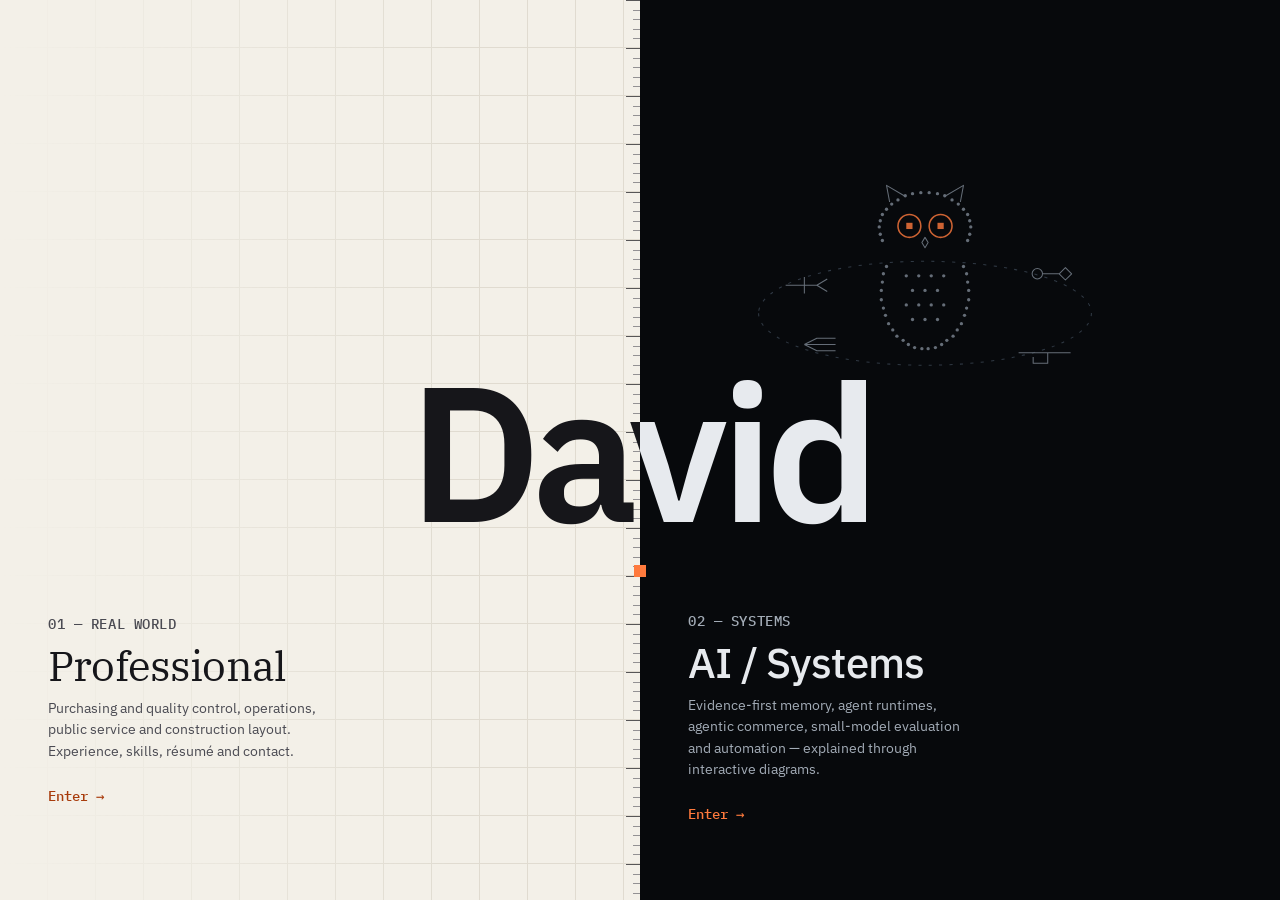
<file: index.html>
<!DOCTYPE html><html lang="en"><head><meta charSet="utf-8"/><link rel="preconnect" href="/" crossorigin=""/><meta name="viewport" content="width=device-width, initial-scale=1"/><link rel="stylesheet" href="/_next/static/chunks/1g06uixa6csf_.css" data-precedence="next"/><link rel="stylesheet" href="/_next/static/chunks/3atovm6jnqale.css" data-precedence="next"/><link rel="preload" as="script" fetchPriority="low" href="/_next/static/chunks/3s6nzrbk-8mnv.js"/><script src="/_next/static/chunks/19mx3mg6lkumu.js" async=""></script><script src="/_next/static/chunks/1k__zuwipnzw8.js" async=""></script><script src="/_next/static/chunks/1eh83f1trsv72.js" async=""></script><script src="/_next/static/chunks/turbopack-240emmsb8zwhp.js" async=""></script><script src="/_next/static/chunks/3fntmmi971322.js" async=""></script><script src="/_next/static/chunks/0axdrs6tow-4n.js" async=""></script><title>David — Real World &amp; AI Systems</title><meta name="description" content="Personal site of David: a professional record of purchasing, quality control, operations, public service and construction layout, and a portfolio of applied AI systems."/><meta name="robots" content="index, follow"/><link rel="canonical" href="https://davidddcadd-crypto.github.io"/><meta property="og:title" content="David — Real World &amp; AI Systems"/><meta property="og:description" content="Personal site of David: a professional record of purchasing, quality control, operations, public service and construction layout, and a portfolio of applied AI systems."/><meta property="og:site_name" content="David"/><meta property="og:type" content="website"/><meta name="twitter:card" content="summary"/><meta name="twitter:title" content="David — Real World &amp; AI Systems"/><meta name="twitter:description" content="Personal site of David: a professional record of purchasing, quality control, operations, public service and construction layout, and a portfolio of applied AI systems."/><link rel="icon" href="/icon.svg?icon.3u6x4h8s4v59d.svg" sizes="any" type="image/svg+xml"/><meta name="next-size-adjust" content=""/><script>try{var m=localStorage.getItem("motion-preference");if(m==="full"||m==="reduced")document.documentElement.dataset.motion=m}catch(e){}</script><script src="/_next/static/chunks/0cz1d0mv5g_q7.js" noModule=""></script></head><body><div hidden=""><!--$--><!--/$--></div><a class="skip-link" href="#main">Skip to content</a><main id="main" class="page-module___8aEwW__home" vt-update="none"><h1 class="page-module___8aEwW__name"><span class="page-module___8aEwW__nameStack" vt-name="world-name" vt-update="none"><span class="page-module___8aEwW__nameInk page-module___8aEwW__namePro">David</span><span class="page-module___8aEwW__nameInk page-module___8aEwW__nameAi" aria-hidden="true">David</span></span></h1><span class="page-module___8aEwW__seamSignal" aria-hidden="true" vt-name="world-signal" vt-update="none"></span><nav class="page-module___8aEwW__worlds" aria-label="Choose a side"><a class="page-module___8aEwW__world page-module___8aEwW__pro" data-world="pro" href="/professional"><span class="page-module___8aEwW__survey" aria-hidden="true"></span><span class="page-module___8aEwW__content"><span class="label">01 — Real World</span><span class="page-module___8aEwW__worldTitle">Professional</span><span class="page-module___8aEwW__desc">Purchasing and quality control, operations, public service and construction layout. Experience, skills, résumé and contact.</span><span class="page-module___8aEwW__cta">Enter <span aria-hidden="true">→</span></span></span></a><a class="page-module___8aEwW__world page-module___8aEwW__ai" data-world="ai" href="/ai"><svg class="page-module___8aEwW__network" viewBox="0 0 400 400" aria-hidden="true" focusable="false"><g class="page-module___8aEwW__edges"><path d="M40 232 A160 50 0 1 0 360 232 A160 50 0 1 0 40 232"></path></g><g class="page-module___8aEwW__marks"><path d="M166 125 L163 109 L180 119 M234 125 L237 109 L220 119 M200 159 L203 164 L200 169 L197 164 Z"></path><path d="M66 205 H96 M84 197 V213 M96 205 L106 199 M96 205 L106 211"></path><circle cx="308" cy="194" r="5"></circle><path d="M313 194 H329 M335 188 L341 194 L335 200 L329 194 Z"></path><path d="M84 262 L96 256 H114 M84 262 L96 268 H114 M84 262 H114"></path><path d="M290 270 H340 M318 270 V280 H304 V274"></path></g><g class="page-module___8aEwW__nodes"><circle cx="241" cy="162" r="1.6"></circle><circle cx="243" cy="156" r="1.6"></circle><circle cx="244" cy="149" r="1.6"></circle><circle cx="243" cy="143" r="1.6"></circle><circle cx="241" cy="137" r="1.6"></circle><circle cx="237" cy="132" r="1.6"></circle><circle cx="232" cy="127" r="1.6"></circle><circle cx="226" cy="123" r="1.6"></circle><circle cx="219" cy="119" r="1.6"></circle><circle cx="212" cy="117" r="1.6"></circle><circle cx="204" cy="116" r="1.6"></circle><circle cx="196" cy="116" r="1.6"></circle><circle cx="188" cy="117" r="1.6"></circle><circle cx="181" cy="119" r="1.6"></circle><circle cx="174" cy="123" r="1.6"></circle><circle cx="168" cy="127" r="1.6"></circle><circle cx="163" cy="132" r="1.6"></circle><circle cx="159" cy="137" r="1.6"></circle><circle cx="157" cy="143" r="1.6"></circle><circle cx="156" cy="149" r="1.6"></circle><circle cx="157" cy="156" r="1.6"></circle><circle cx="159" cy="162" r="1.6"></circle><circle cx="163" cy="187" r="1.6"></circle><circle cx="160" cy="194" r="1.6"></circle><circle cx="159" cy="202" r="1.6"></circle><circle cx="158" cy="210" r="1.6"></circle><circle cx="158" cy="219" r="1.6"></circle><circle cx="160" cy="227" r="1.6"></circle><circle cx="162" cy="234" r="1.6"></circle><circle cx="165" cy="242" r="1.6"></circle><circle cx="169" cy="248" r="1.6"></circle><circle cx="173" cy="254" r="1.6"></circle><circle cx="179" cy="258" r="1.6"></circle><circle cx="184" cy="262" r="1.6"></circle><circle cx="190" cy="265" r="1.6"></circle><circle cx="197" cy="266" r="1.6"></circle><circle cx="203" cy="266" r="1.6"></circle><circle cx="210" cy="265" r="1.6"></circle><circle cx="216" cy="262" r="1.6"></circle><circle cx="221" cy="258" r="1.6"></circle><circle cx="227" cy="254" r="1.6"></circle><circle cx="231" cy="248" r="1.6"></circle><circle cx="235" cy="242" r="1.6"></circle><circle cx="238" cy="234" r="1.6"></circle><circle cx="240" cy="227" r="1.6"></circle><circle cx="242" cy="219" r="1.6"></circle><circle cx="242" cy="210" r="1.6"></circle><circle cx="241" cy="202" r="1.6"></circle><circle cx="240" cy="194" r="1.6"></circle><circle cx="237" cy="187" r="1.6"></circle><circle cx="182" cy="196" r="1.6"></circle><circle cx="194" cy="196" r="1.6"></circle><circle cx="206" cy="196" r="1.6"></circle><circle cx="218" cy="196" r="1.6"></circle><circle cx="188" cy="210" r="1.6"></circle><circle cx="200" cy="210" r="1.6"></circle><circle cx="212" cy="210" r="1.6"></circle><circle cx="182" cy="224" r="1.6"></circle><circle cx="194" cy="224" r="1.6"></circle><circle cx="206" cy="224" r="1.6"></circle><circle cx="218" cy="224" r="1.6"></circle><circle cx="188" cy="238" r="1.6"></circle><circle cx="200" cy="238" r="1.6"></circle><circle cx="212" cy="238" r="1.6"></circle><circle class="page-module___8aEwW__gate" cx="185" cy="148" r="11"></circle><circle class="page-module___8aEwW__gate" cx="215" cy="148" r="11"></circle><rect class="page-module___8aEwW__core" x="182" y="145" width="6" height="6"></rect><rect class="page-module___8aEwW__core" x="212" y="145" width="6" height="6"></rect></g></svg><span class="page-module___8aEwW__content"><span class="label">02 — Systems</span><span class="page-module___8aEwW__worldTitle">AI / Systems</span><span class="page-module___8aEwW__desc">Evidence-first memory, agent runtimes, agentic commerce, small-model evaluation and automation — explained through interactive diagrams.</span><span class="page-module___8aEwW__cta">Enter <span aria-hidden="true">→</span></span></span></a></nav></main><!--$--><!--/$--><script src="/_next/static/chunks/3s6nzrbk-8mnv.js" id="_R_" async=""></script><script>(self.__next_f=self.__next_f||[]).push([0])</script><script>self.__next_f.push([1,"1:\"$Sreact.fragment\"\n2:I[39756,[\"/_next/static/chunks/3fntmmi971322.js\"],\"default\"]\n3:I[37457,[\"/_next/static/chunks/3fntmmi971322.js\"],\"default\"]\n4:\"$Sreact.view_transition\"\n5:I[22016,[\"/_next/static/chunks/3fntmmi971322.js\",\"/_next/static/chunks/0axdrs6tow-4n.js\"],\"\"]\nd:I[68027,[\"/_next/static/chunks/3fntmmi971322.js\"],\"default\",1]\n:HL[\"/_next/static/chunks/1g06uixa6csf_.css\",\"style\"]\n:HC[\"/\",\"\"]\n:HL[\"/_next/static/chunks/3atovm6jnqale.css\",\"style\"]\n0:{\"P\":null,\"c\":[\"\",\"\"],\"q\":\"\",\"i\":false,\"f\":[[[\"\",{\"children\":[\"__PAGE__\",{},\"$undefined\",\"$undefined\",4608]},\"$undefined\",\"$undefined\",4624],[[\"$\",\"$1\",\"c\",{\"children\":[[[\"$\",\"link\",\"0\",{\"rel\":\"stylesheet\",\"href\":\"/_next/static/chunks/1g06uixa6csf_.css\",\"precedence\":\"next\",\"crossOrigin\":\"$undefined\",\"nonce\":\"$undefined\"}],[\"$\",\"script\",\"script-0\",{\"src\":\"/_next/static/chunks/3fntmmi971322.js\",\"async\":true,\"nonce\":\"$undefined\"}]],[\"$\",\"html\",null,{\"lang\":\"en\",\"suppressHydrationWarning\":true,\"children\":[[\"$\",\"head\",null,{\"children\":[\"$\",\"script\",null,{\"dangerouslySetInnerHTML\":{\"__html\":\"try{var m=localStorage.getItem(\\\"motion-preference\\\");if(m===\\\"full\\\"||m===\\\"reduced\\\")document.documentElement.dataset.motion=m}catch(e){}\"}}]}],[\"$\",\"body\",null,{\"children\":[[\"$\",\"a\",null,{\"className\":\"skip-link\",\"href\":\"#main\",\"children\":\"Skip to content\"}],[\"$\",\"$L2\",null,{\"parallelRouterKey\":\"children\",\"error\":\"$undefined\",\"errorStyles\":\"$undefined\",\"errorScripts\":\"$undefined\",\"template\":[\"$\",\"$L3\",null,{}],\"templateStyles\":\"$undefined\",\"templateScripts\":\"$undefined\",\"notFound\":[[[\"$\",\"title\",null,{\"children\":\"404: This page could not be found.\"}],[\"$\",\"div\",null,{\"style\":{\"fontFamily\":\"system-ui,\\\"Segoe UI\\\",Roboto,Helvetica,Arial,sans-serif,\\\"Apple Color Emoji\\\",\\\"Segoe UI Emoji\\\"\",\"height\":\"100vh\",\"textAlign\":\"center\",\"display\":\"flex\",\"flexDirection\":\"column\",\"alignItems\":\"center\",\"justifyContent\":\"center\"},\"children\":[\"$\",\"div\",null,{\"children\":[[\"$\",\"style\",null,{\"dangerouslySetInnerHTML\":{\"__html\":\"body{color:#000;background:#fff;margin:0}.next-error-h1{border-right:1px solid rgba(0,0,0,.3)}@media (prefers-color-scheme:dark){body{color:#fff;background:#000}.next-error-h1{border-right:1px solid rgba(255,255,255,.3)}}\"}}],[\"$\",\"h1\",null,{\"className\":\"next-error-h1\",\"style\":{\"display\":\"inline-block\",\"margin\":\"0 20px 0 0\",\"padding\":\"0 23px 0 0\",\"fontSize\":24,\"fontWeight\":500,\"verticalAlign\":\"top\",\"lineHeight\":\"49px\"},\"children\":404}],[\"$\",\"div\",null,{\"style\":{\"display\":\"inline-block\"},\"children\":[\"$\",\"h2\",null,{\"style\":{\"fontSize\":14,\"fontWeight\":400,\"lineHeight\":\"49px\",\"margin\":0},\"children\":\"This page could not be found.\"}]}]]}]}]],[]],\"forbidden\":\"$undefined\",\"unauthorized\":\"$undefined\"}]]}]]}]]}],{\"children\":[[\"$\",\"$1\",\"c\",{\"children\":[[\"$\",\"$4\",null,{\"exit\":{\"enter-pro\":\"home-to-pro\",\"enter-ai\":\"home-to-ai\",\"default\":\"none\"},\"default\":\"none\",\"children\":[\"$\",\"main\",null,{\"id\":\"main\",\"className\":\"page-module___8aEwW__home\",\"children\":[[\"$\",\"h1\",null,{\"className\":\"page-module___8aEwW__name\",\"children\":[\"$\",\"$4\",null,{\"name\":\"world-name\",\"share\":{\"enter-pro\":\"world-name\",\"enter-ai\":\"world-name\",\"to-home\":\"world-name\",\"default\":\"none\"},\"default\":\"none\",\"children\":[\"$\",\"span\",null,{\"className\":\"page-module___8aEwW__nameStack\",\"children\":[[\"$\",\"span\",null,{\"className\":\"page-module___8aEwW__nameInk page-module___8aEwW__namePro\",\"children\":\"David\"}],[\"$\",\"span\",null,{\"className\":\"page-module___8aEwW__nameInk page-module___8aEwW__nameAi\",\"aria-hidden\":\"true\",\"children\":\"David\"}]]}]}]}],[\"$\",\"$4\",null,{\"name\":\"world-signal\",\"share\":{\"enter-pro\":\"world-signal\",\"enter-ai\":\"world-signal\",\"to-home\":\"world-signal\",\"default\":\"none\"},\"default\":\"none\",\"children\":[\"$\",\"span\",null,{\"className\":\"page-module___8aEwW__seamSignal\",\"aria-hidden\":\"true\"}]}],[\"$\",\"nav\",null,{\"className\":\"page-module___8aEwW__worlds\",\"aria-label\":\"Choose a side\",\"children\":[[\"$\",\"$L5\",null,{\"href\":\"/professional\",\"className\":\"page-module___8aEwW__world page-module___8aEwW__pro\",\"data-world\":\"pro\",\"transitionTypes\":[\"enter-pro\"],\"children\":[[\"$\",\"span\",null,{\"className\":\"page-module___8aEwW__survey\",\"aria-hidden\":\"true\"}],[\"$\",\"span\",null,{\"className\":\"page-module___8aEwW__content\",\"children\":[[\"$\",\"span\",null,{\"className\":\"label\",\"children\":\"01 — Real World\"}],[\"$\",\"span\",null,{\"className\":\"page-module___8aEwW__worldTitle\",\"children\":\"Professional\"}],[\"$\",\"span\",null,{\"className\":\"page-module___8aEwW__desc\",\"children\":\"Purchasing and quality control, operations, public service and construction layout. Experience, skills, résumé and contact.\"}],[\"$\",\"span\",null,{\"className\":\"page-module___8aEwW__cta\",\"children\":[\"Enter \",[\"$\",\"span\",null,{\"aria-hidden\":\"true\",\"children\":\"→\"}]]}]]}]]}],[\"$\",\"$L5\",null,{\"href\":\"/ai\",\"className\":\"page-module___8aEwW__world page-module___8aEwW__ai\",\"data-world\":\"ai\",\"transitionTypes\":[\"enter-ai\"],\"children\":[[\"$\",\"svg\",null,{\"className\":\"page-module___8aEwW__network\",\"viewBox\":\"0 0 400 400\",\"aria-hidden\":\"true\",\"focusable\":\"false\",\"children\":[[\"$\",\"g\",null,{\"className\":\"page-module___8aEwW__edges\",\"children\":[\"$\",\"path\",null,{\"d\":\"M40 232 A160 50 0 1 0 360 232 A160 50 0 1 0 40 232\"}]}],\"$L6\",\"$L7\"]}],\"$L8\"]}]]}]]}]}],[\"$L9\",\"$La\"],\"$Lb\"]}],{},null,false,null]},null,false,null],\"$Lc\",false]],\"m\":\"$undefined\",\"G\":[\"$d\",[\"$Le\"]],\"S\":true,\"h\":null,\"r\":\"$undefined\",\"s\":\"$undefined\",\"a\":\"$undefined\",\"l\":\"$undefined\",\"p\":\"$undefined\",\"d\":\"$undefined\",\"b\":\"new5FUIWkraXLDu90-Oum\"}\nf:I[97367,[\"/_next/static/chunks/3fntmmi971322.js\"],\"OutletBoundary\"]\n10:\"$Sreact.suspense\"\n12:I[97367,[\"/_next/static/chunks/3fntmmi971322.js\"],\"ViewportBoundary\"]\n14:I[97367,[\"/_next/static/chunks/3fntmmi971322.js\"],\"MetadataBoundary\"]\n6:[\"$\",\"g\",null,{\"className\":\"page-module___8aEwW__marks\",\"children\":[[\"$\",\"path\",null,{\"d\":\"M166 125 L163 109 L180 119 M234 125 L237 109 L220 119 M200 159 L203 164 L200 169 L197 164 Z\"}],[\"$\",\"path\",null,{\"d\":\"M66 205 H96 M84 197 V213 M96 205 L106 199 M96 205 L106 211\"}],[\"$\",\"circle\",null,{\"cx\":\"308\",\"cy\":\"194\",\"r\":\"5\"}],[\"$\",\"path\",null,{\"d\":\"M313 194 H329 M335 188 L341 194 L335 200 L329 194 Z\"}],[\"$\",\"path\",null,{\"d\":\"M84 262 L96 256 H114 M84 262 L96 268 H114 M84 262 H114\"}],[\"$\",\"path\",null,{\"d\":\"M290 270 H340 M318 270 V280 H304 V274\"}]]}]\n7:[\"$\",\"g\",null,{\"className\":\"page-module___8aEwW__nodes\",\"children\":[[\"$\",\"circle\",null,{\"cx\":\"241\",\"cy\":\"162\",\"r\":\"1.6\"}],[\"$\",\"circle\",null,{\"cx\":\"243\",\"cy\":\"156\",\"r\":\"1.6\"}],[\"$\",\"circle\",null,{\"cx\":\"244\",\"cy\":\"149\",\"r\":\"1.6\"}],[\"$\",\"circle\",null,{\"cx\":\"243\",\"cy\":\"143\",\"r\":\"1.6\"}],[\"$\",\"circle\",null,{\"cx\":\"241\",\"cy\":\"137\",\"r\":\"1.6\"}],[\"$\",\"circle\",null,{\"cx\":\"237\",\"cy\":\"132\",\"r\":\"1.6\"}],[\"$\",\"circle\",null,{\"cx\":\"232\",\"cy\":\"127\",\"r\":\"1.6\"}],[\"$\",\"circle\",null,{\"cx\":\"226\",\"cy\":\"123\",\"r\":\"1.6\"}],[\"$\",\"circle\",null,{\"cx\":\"219\",\"cy\":\"119\",\"r\":\"1.6\"}],[\"$\",\"circle\",null,{\"cx\":\"212\",\"cy\":\"117\",\"r\":\"1.6\"}],[\"$\",\"circle\",null,{\"cx\":\"204\",\"cy\":\"116\",\"r\":\"1.6\"}],[\"$\",\"circle\",null,{\"cx\":\"196\",\"cy\":\"116\",\"r\":\"1.6\"}],[\"$\",\"circle\",null,{\"cx\":\"188\",\"cy\":\"117\",\"r\":\"1.6\"}],[\"$\",\"circle\",null,{\"cx\":\"181\",\"cy\":\"119\",\"r\":\"1.6\"}],[\"$\",\"circle\",null,{\"cx\":\"174\",\"cy\":\"123\",\"r\":\"1.6\"}],[\"$\",\"circle\",null,{\"cx\":\"168\",\"cy\":\"127\",\"r\":\"1.6\"}],[\"$\",\"circle\",null,{\"cx\":\"163\",\"cy\":\"132\",\"r\":\"1.6\"}],[\"$\",\"circle\",null,{\"cx\":\"159\",\"cy\":\"137\",\"r\":\"1.6\"}],[\"$\",\"circle\",null,{\"cx\":\"157\",\"cy\":\"143\",\"r\":\"1.6\"}],[\"$\",\"circle\",null,{\"cx\":\"156\",\"cy\":\"149\",\"r\":\"1.6\"}],[\"$\",\"circle\",null,{\"cx\":\"157\",\"cy\":\"156\",\"r\":\"1.6\"}],[\"$\",\"circle\",null,{\"cx\":\"159\",\"cy\":\"162\",\"r\":\"1.6\"}],[\"$\",\"circle\",null,{\"cx\":\"163\",\"cy\":\"187\",\"r\":\"1.6\"}],[\"$\",\"circle\",null,{\"cx\":\"160\",\"cy\":\"194\",\"r\":\"1.6\"}],[\"$\",\"circle\",null,{\"cx\":\"159\",\"cy\":\"202\",\"r\":\"1.6\"}],[\"$\",\"circle\",null,{\"cx\":\"158\",\"cy\":\"210\",\"r\":\"1.6\"}],[\"$\",\"circle\",null,{\"cx\":\"158\",\"cy\":\"219\",\"r\":\"1.6\"}],[\"$\",\"circle\",null,{\"cx\":\"160\",\"cy\":\"227\",\"r\":\"1.6\"}],[\"$\",\"circle\",null,{\"cx\":\"162\",\"cy\":\"234\",\"r\":\"1.6\"}],[\"$\",\"circle\",null,{\"cx\":\"165\",\"cy\":\"242\",\"r\":\"1.6\"}],[\"$\",\"circle\",null,{\"cx\":\"169\",\"cy\":\"248\",\"r\":\"1.6\"}],[\"$\",\"circle\",null,{\"cx\":\"173\",\"cy\":\"254\",\"r\":\"1.6\"}],[\"$\",\"circle\",null,{\"cx\":\"179\",\"cy\":\"258\",\"r\":\"1.6\"}],[\"$\",\"circle\",null,{\"cx\":\"184\",\"cy\":\"262\",\"r\":\"1.6\"}],[\"$\",\"circle\",null,{\"cx\":\"190\",\"cy\":\"265\",\"r\":\"1.6\"}],[\"$\",\"circle\",null,{\"cx\":\"197\",\"cy\":\"266\",\"r\":\"1.6\"}],[\"$\",\"circle\",null,{\"cx\":\"203\",\"cy\":\"266\",\"r\":\"1.6\"}],[\"$\",\"circle\",null,{\"cx\":\"210\",\"cy\":\"265\",\"r\":\"1.6\"}],[\"$\",\"circle\",null,{\"cx\":\"216\",\"cy\":\"262\",\"r\":\"1.6\"}],[\"$\",\"circle\",null,{\"cx\":\"221\",\"cy\":\"258\",\"r\":\"1.6\"}],[\"$\",\"circle\",null,{\"cx\":\"227\",\"cy\":\"254\",\"r\":\"1.6\"}],[\"$\",\"circle\",null,{\"cx\":\"231\",\"cy\":\"248\",\"r\":\"1.6\"}],[\"$\",\"circle\",null,{\"cx\":\"235\",\"cy\":\"242\",\"r\":\"1.6\"}],[\"$\",\"circle\",null,{\"cx\":\"238\",\"cy\":\"234\",\"r\":\"1.6\"}],[\"$\",\"circle\",null,{\"cx\":\"240\",\"cy\":\"227\",\"r\":\"1.6\"}],[\"$\",\"circle\",null,{\"cx\":\"242\",\"cy\":\"219\",\"r\":\"1.6\"}],[\"$\",\"circle\",null,{\"cx\":\"242\",\"cy\":\"210\",\"r\":\"1.6\"}],[\"$\",\"circle\",null,{\"cx\":\"241\",\"cy\":\"202\",\"r\":\"1.6\"}],[\"$\",\"circle\",null,{\"cx\":\"240\",\"cy\":\"194\",\"r\":\"1.6\"}],[\"$\",\"circle\",null,{\"cx\":\"237\",\"cy\":\"187\",\"r\":\"1.6\"}],[\"$\",\"circle\",null,{\"cx\":\"182\",\"cy\":\"196\",\"r\":\"1.6\"}],[\"$\",\"circle\",null,{\"cx\":\"194\",\"cy\":\"196\",\"r\":\"1.6\"}],[\"$\",\"circle\",null,{\"cx\":\"206\",\"cy\":\"196\",\"r\":\"1.6\"}],[\"$\",\"circle\",null,{\"cx\":\"218\",\"cy\":\"196\",\"r\":\"1.6\"}],[\"$\",\"circle\",null,{\"cx\":\"188\",\"cy\":\"210\",\"r\":\"1.6\"}],[\"$\",\"circle\",null,{\"cx\":\"200\",\"cy\":\"210\",\"r\":\"1.6\"}],[\"$\",\"circle\",null,{\"cx\":\"212\",\"cy\":\"210\",\"r\":\"1.6\"}],[\"$\",\"circle\",null,{\"cx\":\"182\",\"cy\":\"224\",\"r\":\"1.6\"}],[\"$\",\"circle\",null,{\"cx\":\"194\",\"cy\":\"224\",\"r\":\"1.6\"}],[\"$\",\"circle\",null,{\"cx\":\"206\",\"cy\":\"224\",\"r\":\"1.6\"}],[\"$\",\"circle\",null,{\"cx\":\"218\",\"cy\":\"224\",\"r\":\"1.6\"}],[\"$\",\"circle\",null,{\"cx\":\"188\",\"cy\":\"238\",\"r\":\"1.6\"}],[\"$\",\"circle\",null,{\"cx\":\"200\",\"cy\":\"238\",\"r\":\"1.6\"}],[\"$\",\"circle\",null,{\"cx\":\"212\",\"cy\":\"238\",\"r\":\"1.6\"}],[\"$\",\"circle\",null,{\"className\":\"page-module___8aEwW__gate\",\"cx\":\"185\",\"cy\":\"148\",\"r\":\"11\"}],[\"$\",\"circle\",null,{\"className\":\"page-module___8aEwW__gate\",\"cx\":\"215\",\"cy\":\"148\",\"r\":\"11\"}],[\"$\",\"rect\",null,{\"className\":\"page-module___8aEwW__core\",\"x\":\"182\",\"y\":\"145\",\"width\":\"6\",\"height\":\"6\"}],[\"$\",\"rect\",null,{\"className\":\"page-module___8aEwW__core\",\"x\":\"212\",\"y\":\"145\",\"width\":\"6\",\"height\":\"6\"}]]}]\n8:[\"$\",\"span\",null,{\"className\":\"page-module___8aEwW__content\",\"children\":[[\"$\",\"span\",null,{\"className\":\"label\",\"children\":\"02 — Systems\"}],[\"$\",\"span\",null,{\"className\":\"page-module___8aEwW__worldTitle\",\"children\":\"AI / Systems\"}],[\"$\",\"span\",null,{\"className\":\"page-module___8aEwW__desc\",\"children\":\"Evidence-first memory, agent runtimes, agentic commerce, small-model evaluation and automation — explained through interactive diagrams.\"}],[\"$\",\"span\",null,{\"className\":\"page-module___8aEwW__cta\",\"children\":[\"Enter \",[\"$\",\"span\",null,{\"aria-hidden\":\"true\",\"children\":\"→\"}]]}]]}]\n9:[\"$\",\"link\",\"0\",{\"rel\":\"stylesheet\",\"href\":\"/_next/static/chunks/3atovm6jnqale.css\",\"precedence\":\"next\",\"crossOrigin\":\"$undefined\",\"nonce\":\"$undefined\"}]\na:[\"$\",\"script\",\"script-0\",{\"src\":\"/_next/static/chunks/0axdrs6tow-4n.js\",\"async\":true,\"nonce\":\"$undefined\"}]\nb:[\"$\",\"$Lf\",null,{\"children\":[\"$\",\"$10\",null,{\"name\":\"Next.MetadataOutlet\",\"children\":\"$@11\"}]}]\nc:[\"$\",\"$1\",\"h\",{\"children\":[null,[\"$\",\"$L12\",null,{\"children\":\"$L13\"}],[\"$\",\"div\",null,{\"hidden\":true,\"children\":[\"$\",\"$L14\",null,{\"children\":[\"$\",\"$10\",null,{\"name\":\"Next.Metadata\",\"children\":\"$L15\"}]}]}],[\"$\",\"meta\",null,{\"name\":\"next-size-adjust\",\"content\":\"\"}]]}]\ne:[\"$\",\"link\",\"0\",{\"rel\":\"stylesheet\",\"href\":\"/_next/static/chunks/1g06uixa6csf_.css\",\"precedence\":\"next\",\"crossOrigin\":\"$undefined\",\"nonce\":\"$undefined\"}]\n13:[[\"$\",\"meta\",\"0\",{\"charSet\":\"utf-8\"}],[\"$\",\"meta\",\"1\",{\"name\":\"viewport\",\"content\":\"width=device-width, initial-scale=1\"}]]\n16:I[27201,[\"/_next/static/chunks/3fntmmi971322.js\"],\"IconMark\"]\n11:null\n15:[[\"$\",\"title\",\"0\",{\"children\":\"David — Real World \u0026 AI Systems\"}],[\"$\",\"meta\",\"1\",{\"name\":\"description\",\"content\":\"Personal site of David: a professional record of purchasing, quality control, operations, public service and construction layout, and a portfolio of applied AI systems.\"}],[\"$\",\"meta\",\"2\",{\"name\":\"robots\",\"content\":\"index, follow\"}],[\"$\",\"link\",\"3\",{\"rel\":\"canonical\",\"href\":\"https://davidddcadd-crypto.github.io\"}],[\"$\",\"meta\",\"4\",{\"property\":\"og:title\",\"content\":\"David — Real World \u0026 AI Systems\"}],[\"$\",\"meta\",\"5\",{\"property\":\"og:description\",\"content\":\"Personal site of David: a professional record of purchasing, quality control, operations, public service and construction layout, and a portfolio of applied AI systems.\"}],[\"$\",\"meta\",\"6\",{\"property\":\"og:site_name\",\"content\":\"David\"}],[\"$\",\"meta\",\"7\",{\"property\":\"og:type\",\"content\":\"website\"}],[\"$\",\"meta\",\"8\",{\"name\":\"twitter:card\",\"content\":\"summary\"}],[\"$\",\"meta\",\"9\",{\"name\":\"twitter:title\",\"content\":\"David — Real World \u0026 AI Systems\"}],[\"$\",\"meta\",\"10\",{\"name\":\"twitter:description\",\"content\":\"Personal site of David: a professional record of purchasing, quality control, operations, public service and construction layout, and a portfolio of applied AI systems.\"}],[\"$\",\"link\",\"11\",{\"rel\":\"icon\",\"href\":\"/icon.svg?icon.3u6x4h8s4v59d.svg\",\"sizes\":\"any\",\"type\":\"image/svg+xml\"}],[\"$\",\"$L16\",\"12\",{}]]\n"])</script></body></html>
</file>
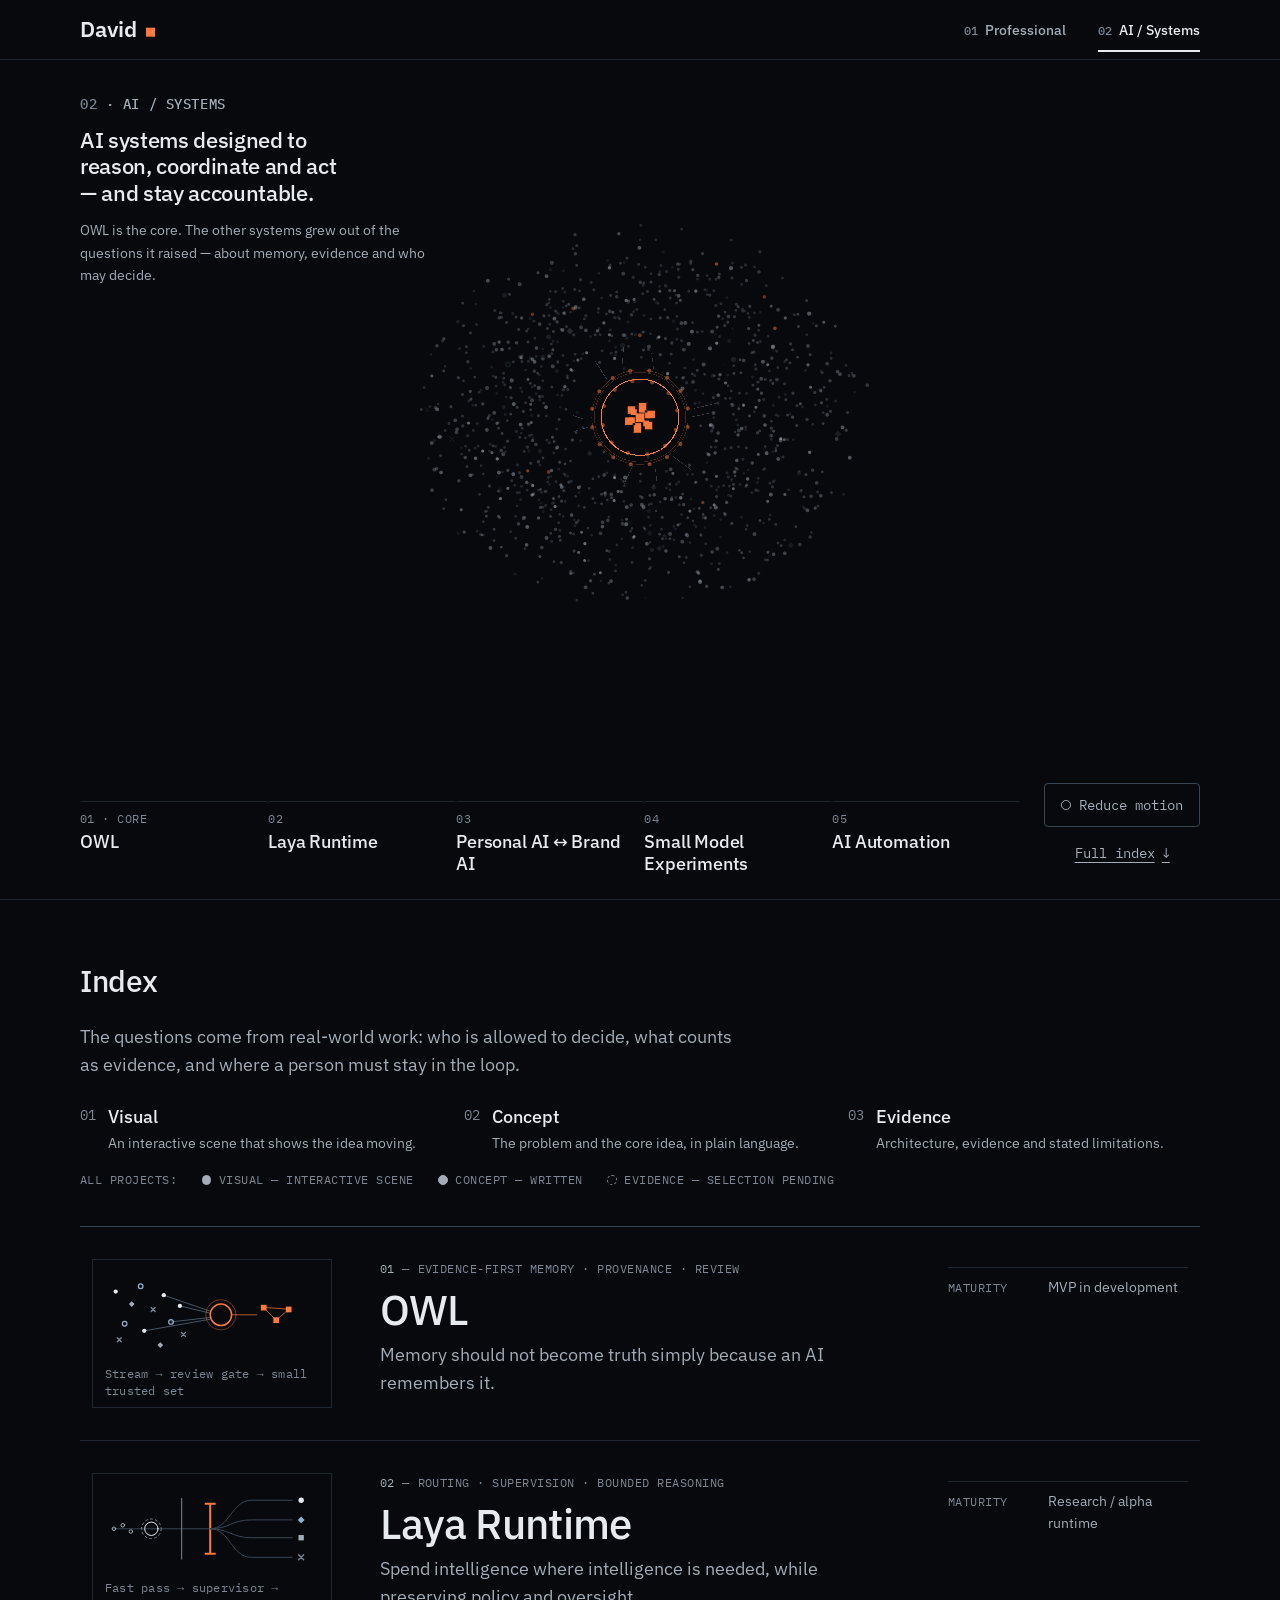
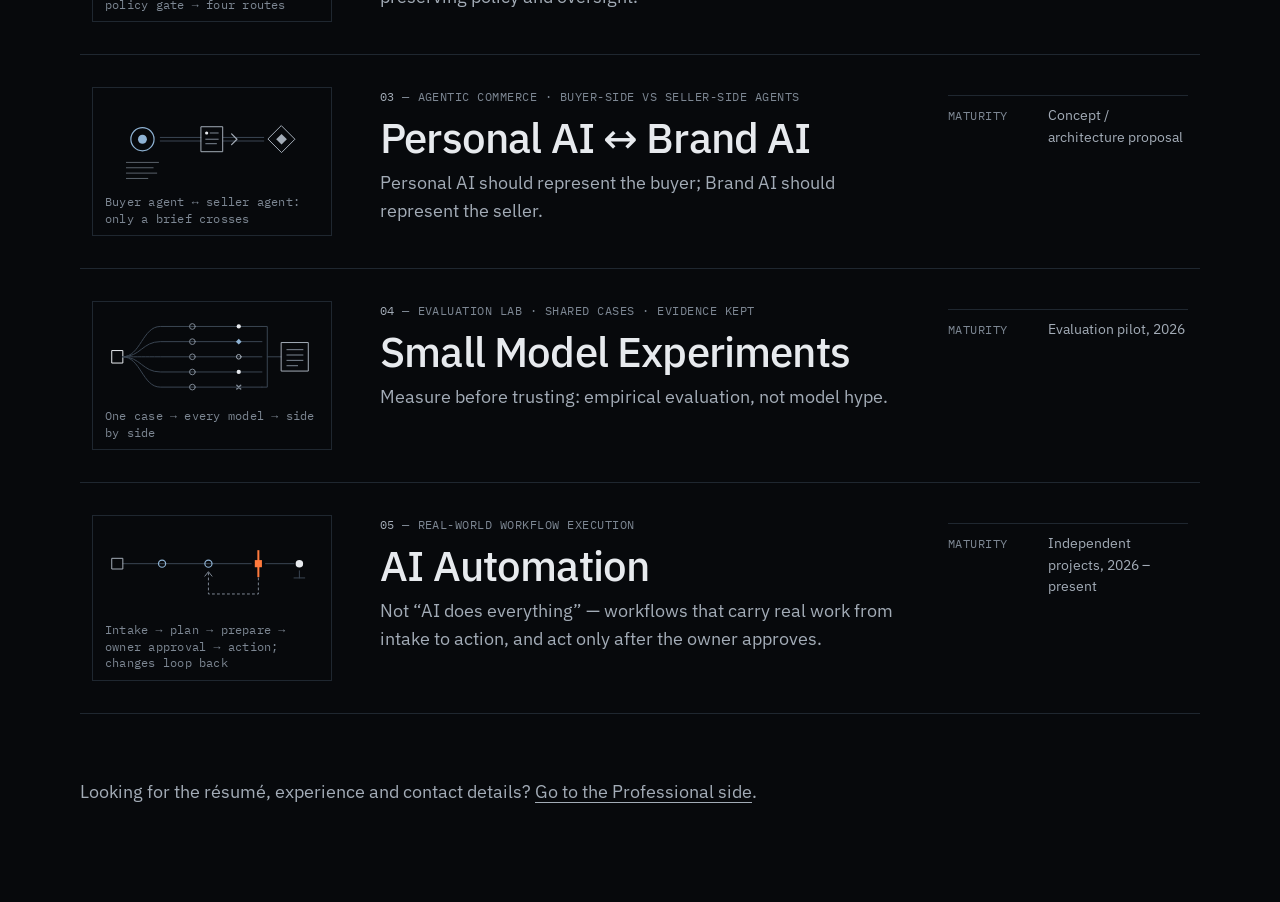
<file: ai.html>
<!DOCTYPE html><html lang="en"><head><meta charSet="utf-8"/><link rel="preconnect" href="/" crossorigin=""/><meta name="viewport" content="width=device-width, initial-scale=1"/><link rel="stylesheet" href="/_next/static/chunks/1g06uixa6csf_.css" data-precedence="next"/><link rel="stylesheet" href="/_next/static/chunks/3atovm6jnqale.css" data-precedence="next"/><link rel="stylesheet" href="/_next/static/chunks/1qh0hfubm-ib6.css" data-precedence="next"/><link rel="stylesheet" href="/_next/static/chunks/2wvljg4fim0gs.css" data-precedence="next"/><link rel="stylesheet" href="/_next/static/chunks/2f7wmtkal3ajl.css" data-precedence="next"/><link rel="preload" as="script" fetchPriority="low" href="/_next/static/chunks/3s6nzrbk-8mnv.js"/><script src="/_next/static/chunks/19mx3mg6lkumu.js" async=""></script><script src="/_next/static/chunks/1k__zuwipnzw8.js" async=""></script><script src="/_next/static/chunks/1eh83f1trsv72.js" async=""></script><script src="/_next/static/chunks/turbopack-240emmsb8zwhp.js" async=""></script><script src="/_next/static/chunks/3fntmmi971322.js" async=""></script><script src="/_next/static/chunks/0axdrs6tow-4n.js" async=""></script><script src="/_next/static/chunks/1nv_vti_ecc0h.js" async=""></script><link rel="preload" href="/showcase/owl/perch.webp" as="image"/><link rel="preload" href="/showcase/owl/tail.webp" as="image"/><link rel="preload" href="/showcase/owl/farWing.webp" as="image"/><link rel="preload" href="/showcase/owl/torso.webp" as="image"/><link rel="preload" href="/showcase/owl/nearWingPrimaries.webp" as="image"/><link rel="preload" href="/showcase/owl/nearWingCoverts.webp" as="image"/><link rel="preload" href="/showcase/owl/feet.webp" as="image"/><link rel="preload" href="/showcase/owl/head.webp" as="image"/><link rel="preload" href="/showcase/owl/eyeFar.webp" as="image"/><link rel="preload" href="/showcase/owl/eyeNear.webp" as="image"/><meta name="next-size-adjust" content=""/><title>AI / Systems — David</title><meta name="description" content="Applied AI systems: evidence-first memory, agent runtimes, agentic commerce, small-model evaluation and automation."/><meta name="robots" content="index, follow"/><link rel="canonical" href="https://davidddcadd-crypto.github.io/ai"/><meta property="og:title" content="David — Real World &amp; AI Systems"/><meta property="og:description" content="Applied AI systems: evidence-first memory, agent runtimes, agentic commerce, small-model evaluation and automation."/><meta property="og:site_name" content="David"/><meta property="og:type" content="website"/><meta name="twitter:card" content="summary"/><meta name="twitter:title" content="David — Real World &amp; AI Systems"/><meta name="twitter:description" content="Applied AI systems: evidence-first memory, agent runtimes, agentic commerce, small-model evaluation and automation."/><link rel="icon" href="/icon.svg?icon.3u6x4h8s4v59d.svg" sizes="any" type="image/svg+xml"/><script>try{var m=localStorage.getItem("motion-preference");if(m==="full"||m==="reduced")document.documentElement.dataset.motion=m}catch(e){}</script><script src="/_next/static/chunks/0cz1d0mv5g_q7.js" noModule=""></script></head><body><div hidden=""><!--$--><!--/$--></div><a class="skip-link" href="#main">Skip to content</a><div data-world="ai"><header class="SiteHeader-module__JMfsBq__header"><div class="SiteHeader-module__JMfsBq__inner"><a class="NameMark-module__IjEEFW__mark" aria-label="David — home" href="/"><span class="NameMark-module__IjEEFW__word" vt-name="world-name" vt-update="none">David</span><span class="NameMark-module__IjEEFW__signal" aria-hidden="true" vt-name="world-signal" vt-update="none"></span></a><nav aria-label="Worlds"><ul role="list" class="SiteHeader-module__JMfsBq__list"><li><a class="SiteHeader-module__JMfsBq__link" href="/professional"><span class="SiteHeader-module__JMfsBq__index" aria-hidden="true">01</span>Professional</a></li><li><a class="SiteHeader-module__JMfsBq__link" aria-current="page" href="/ai"><span class="SiteHeader-module__JMfsBq__index" aria-hidden="true">02</span>AI / Systems</a></li></ul></nav></div></header><main id="main"><section class="page-module__VqTRBa__stage" aria-labelledby="ai-title"><script>try{var d=document.documentElement,m=d.dataset.motion,r=m==="reduced"||(m!=="full"&&matchMedia("(prefers-reduced-motion: reduce)").matches),c=navigator.connection,seen=sessionStorage.getItem("showcase-intro-seen")==="1";if(!r&&!seen&&!(c&&c.saveData)&&window.WebGLRenderingContext)d.dataset.showcase="intro";else delete d.dataset.showcase}catch(e){}</script><header class="container page-module__VqTRBa__heading"><p class="label"><span class="page-module__VqTRBa__accent">02</span> · AI / Systems</p><h1 id="ai-title" class="page-module__VqTRBa__title">AI systems designed to reason, coordinate and act — and stay accountable.</h1><p class="page-module__VqTRBa__lede">OWL is the core. The other systems grew out of the questions it raised — about memory, evidence and who may decide.</p></header><div class="Showcase-module__prPMRW__stageBody"><div class="Showcase-module__prPMRW__field"><div class="Showcase-module__prPMRW__box"><div class="Showcase-module__prPMRW__fallback"><svg class="Showcase-module__prPMRW__composition" data-layout="wide" viewBox="0 0 1900 1000" preserveAspectRatio="xMidYMid meet" aria-hidden="true" focusable="false"><g class="Showcase-module__prPMRW__sysGroup" data-sys="4" style="--dim:0.46"><path class="Showcase-module__prPMRW__stroke" d="M603 326L757 326" fill="none" stroke="var(--rule-strong)" stroke-width="1" stroke-opacity="0.9"></path><path class="Showcase-module__prPMRW__stroke" d="M597 331L608 331L608 320L597 320Z" fill="none" stroke="var(--ink-2)" stroke-width="2" stroke-opacity="1"></path><path class="Showcase-module__prPMRW__stroke" d="M646 326L646 325L645 323L645 322L644 321L643 321L641 320L640 320L639 320L638 321L637 321L636 322L635 323L635 325L635 326L635 327L636 328L636 329L637 330L638 331L639 331L641 331L642 331L643 331L644 330L645 329L646 328L646 327Z" fill="none" stroke="var(--ink-2)" stroke-width="2" stroke-opacity="1"></path><path class="Showcase-module__prPMRW__stroke" d="M684 326L684 325L683 323L682 322L682 321L681 321L679 320L678 320L677 320L676 321L675 321L674 322L673 323L673 325L673 326L673 327L673 328L674 329L675 330L676 331L677 331L678 331L680 331L681 331L682 330L683 329L683 328L684 327Z" fill="none" stroke="var(--ink-2)" stroke-width="2" stroke-opacity="1"></path><path class="Showcase-module__prPMRW__stroke" d="M717 346L716 306" fill="none" stroke="var(--accent)" stroke-width="2" stroke-opacity="1"></path><path class="Showcase-module__prPMRW__stroke" d="M757 334L758 342" fill="none" stroke="var(--ink-3)" stroke-width="1" stroke-opacity="0.8"></path><path class="Showcase-module__prPMRW__stroke" d="M752 342L763 342" fill="none" stroke="var(--ink-3)" stroke-width="1" stroke-opacity="0.8"></path><path class="Showcase-module__prPMRW__stroke" d="M716 331L719 351L682 351L678 332" fill="none" stroke="var(--ink-3)" stroke-width="1" stroke-opacity="0.8"></path><path d="M716 326h0" fill="none" stroke="var(--accent)" stroke-width="6.8" stroke-linecap="square"></path><path d="M757 326h0" fill="none" stroke="var(--ink)" stroke-width="9.9" stroke-linecap="round"></path><path d="M641 326h0m34 0h0m-49 0h0m6 0h0m17 0h0m8 0h0m54 0h0m-75 0h0m80 0h0m-61 0h0m29 0h0m-29 0h0m-28 0h0m75 0h0m2 0h0m-41 0h0m26 0h0m-6 0h0m17 0h0m10 25h0m-20 0h0m-12 -21h0m20 -4h0m-34 0h0m-26 0h0" fill="none" stroke="var(--ink-2)" stroke-width="2.5" stroke-linecap="square" opacity="0.8"></path><path d="M737 326h0m5 0h0m8 0h0m-12 0h0m-6 0h0m-13 0h0m22 0h0" fill="none" stroke="var(--ink)" stroke-width="2.5" stroke-linecap="round" opacity="0.8"></path><path d="M756 326h0" fill="none" stroke="var(--ink)" stroke-width="2.5" stroke-linecap="round" opacity="0.2"></path><path d="M606 326h0" fill="none" stroke="var(--ink-2)" stroke-width="2.5" stroke-linecap="square" opacity="0.4"></path><path d="M752 326h0" fill="none" stroke="var(--ink)" stroke-width="2.5" stroke-linecap="round" opacity="0.4"></path></g><g class="Showcase-module__prPMRW__sysGroup" data-sys="1" style="--dim:0.46"><path class="Showcase-module__prPMRW__stroke" d="M1137 327L1239 327" fill="none" stroke="var(--rule-strong)" stroke-width="1" stroke-opacity="0.9"></path><path class="Showcase-module__prPMRW__stroke" d="M1177 327L1177 325L1176 323L1175 321L1174 320L1173 319L1171 318L1169 317L1168 317L1166 317L1164 318L1162 319L1161 320L1160 321L1159 323L1158 325L1158 327L1158 328L1159 330L1159 332L1160 333L1162 334L1164 335L1165 336L1167 336L1169 336L1171 335L1172 334L1174 333L1175 332L1176 330L1177 328Z" fill="none" stroke="var(--ink-2)" stroke-width="1" stroke-opacity="0.8"></path><path class="Showcase-module__prPMRW__stroke" d="M1197 356L1199 293L1204 296L1202 361Z" fill="none" stroke="var(--ink-3)" stroke-width="1" stroke-opacity="0.8"></path><path class="Showcase-module__prPMRW__stroke" d="M1238 352L1239 301" fill="none" stroke="var(--accent)" stroke-width="2" stroke-opacity="1"></path><path class="Showcase-module__prPMRW__stroke" d="M1235 301L1243 301" fill="none" stroke="var(--accent)" stroke-width="2" stroke-opacity="1"></path><path class="Showcase-module__prPMRW__stroke" d="M1234 352L1242 352" fill="none" stroke="var(--accent)" stroke-width="2" stroke-opacity="1"></path><path class="Showcase-module__prPMRW__stroke" d="M1239 327L1243 326L1248 325L1252 324L1255 322L1259 319L1262 316L1265 313L1268 310L1271 307L1274 305L1277 302L1281 299L1285 297L1290 296L1295 295L1301 294" fill="none" stroke="var(--ink-3)" stroke-width="1" stroke-opacity="0.5"></path><path class="Showcase-module__prPMRW__stroke" d="M1239 327L1243 327L1248 326L1252 326L1256 325L1259 324L1262 323L1266 323L1269 322L1272 321L1276 320L1279 319L1283 318L1287 318L1292 317L1298 317L1304 317" fill="none" stroke="var(--ink-3)" stroke-width="1" stroke-opacity="0.5"></path><path class="Showcase-module__prPMRW__stroke" d="M1239 327L1243 327L1248 327L1252 328L1255 328L1258 329L1262 330L1264 331L1267 332L1270 332L1274 333L1277 334L1281 335L1285 336L1289 336L1294 336L1300 336" fill="none" stroke="var(--ink-3)" stroke-width="1" stroke-opacity="0.5"></path><path class="Showcase-module__prPMRW__stroke" d="M1239 327L1243 327L1248 328L1252 330L1256 332L1259 334L1262 337L1265 340L1269 343L1272 346L1275 349L1279 352L1283 354L1287 356L1292 358L1297 359L1303 359" fill="none" stroke="var(--ink-3)" stroke-width="1" stroke-opacity="0.5"></path><path d="M1309 294h0" fill="none" stroke="var(--ink)" stroke-width="6.8" stroke-linecap="round"></path><path d="M1311 312l5 5l-5 5l-5 -5z" fill="var(--cool)"></path><path d="M1308 336h0" fill="none" stroke="var(--ink-2)" stroke-width="6.8" stroke-linecap="square"></path><path d="M1307.7 355.7l6.6 6.6m-6.6 0l6.6 -6.6" fill="none" stroke="var(--ink-3)" stroke-width="1.8"></path><path d="M1282 299h0m3 -1h0m-31 24h0m4 -2h0" fill="none" stroke="var(--ink)" stroke-width="3.1" stroke-linecap="round" opacity="0.8"></path><path d="M1153.2 324a1.8 1.8 0 1 0 3.6 0a1.8 1.8 0 1 0 -3.6 0m-5 3a1.8 1.8 0 1 0 3.6 0a1.8 1.8 0 1 0 -3.6 0m53 2a1.8 1.8 0 1 0 3.6 0a1.8 1.8 0 1 0 -3.6 0m-36 -3a1.8 1.8 0 1 0 3.6 0a1.8 1.8 0 1 0 -3.6 0m27 3a1.8 1.8 0 1 0 3.6 0a1.8 1.8 0 1 0 -3.6 0m17 0a1.8 1.8 0 1 0 3.6 0a1.8 1.8 0 1 0 -3.6 0" fill="none" stroke="var(--ink-2)" stroke-width="0.9"></path><path d="M1258 330h0" fill="none" stroke="var(--ink-2)" stroke-width="3.7" stroke-linecap="square" opacity="0.8"></path><path d="M1233.8 326a2.2 2.2 0 1 0 4.4 0a2.2 2.2 0 1 0 -4.4 0m-67 -2a2.2 2.2 0 1 0 4.4 0a2.2 2.2 0 1 0 -4.4 0m69 2a2.2 2.2 0 1 0 4.4 0a2.2 2.2 0 1 0 -4.4 0" fill="none" stroke="var(--ink-2)" stroke-width="1"></path><path d="M1280 316.7l2.3 2.3l-2.3 2.3l-2.3 -2.3z" fill="var(--cool)"></path><path d="M1255 328h0" fill="none" stroke="var(--ink-2)" stroke-width="3.1" stroke-linecap="square"></path><path d="M1250.5 328.5l3 3m-3 0l3 -3m35 28l3 3m-3 0l3 -3" fill="none" stroke="var(--ink-3)" stroke-width="0.8" opacity="0.8"></path><path d="M1236.2 327a1.8 1.8 0 1 0 3.6 0a1.8 1.8 0 1 0 -3.6 0m-72 0a1.8 1.8 0 1 0 3.6 0a1.8 1.8 0 1 0 -3.6 0m27 -1a1.8 1.8 0 1 0 3.6 0a1.8 1.8 0 1 0 -3.6 0m13 3a1.8 1.8 0 1 0 3.6 0a1.8 1.8 0 1 0 -3.6 0m-61 -2a1.8 1.8 0 1 0 3.6 0a1.8 1.8 0 1 0 -3.6 0m41 1a1.8 1.8 0 1 0 3.6 0a1.8 1.8 0 1 0 -3.6 0m45 0a1.8 1.8 0 1 0 3.6 0a1.8 1.8 0 1 0 -3.6 0m-49 1a1.8 1.8 0 1 0 3.6 0a1.8 1.8 0 1 0 -3.6 0" fill="none" stroke="var(--ink-2)" stroke-width="0.9" opacity="0.8"></path><path d="M1216.8 328a2.2 2.2 0 1 0 4.4 0a2.2 2.2 0 1 0 -4.4 0m-6 -4a2.2 2.2 0 1 0 4.4 0a2.2 2.2 0 1 0 -4.4 0m1 4a2.2 2.2 0 1 0 4.4 0a2.2 2.2 0 1 0 -4.4 0" fill="none" stroke="var(--ink-2)" stroke-width="1" opacity="0.8"></path><path d="M1253 323h0" fill="none" stroke="var(--ink)" stroke-width="3.7" stroke-linecap="round" opacity="0.8"></path><path d="M1245 324.7l2.3 2.3l-2.3 2.3l-2.3 -2.3zm-6 -1l2.3 2.3l-2.3 2.3l-2.3 -2.3z" fill="var(--cool)" opacity="0.8"></path><path d="M1255 328h0m-12 -2h0" fill="none" stroke="var(--ink-2)" stroke-width="3.1" stroke-linecap="square" opacity="0.8"></path><path d="M1298 314.3l2.7 2.7l-2.7 2.7l-2.7 -2.7z" fill="var(--cool)" opacity="0.6"></path><path d="M1293 296h0" fill="none" stroke="var(--ink)" stroke-width="3.1" stroke-linecap="round" opacity="0.6"></path><path d="M1299 314.3l2.7 2.7l-2.7 2.7l-2.7 -2.7z" fill="var(--cool)" opacity="0.4"></path></g><g class="Showcase-module__prPMRW__lineage" data-line="1"><path class="Showcase-module__prPMRW__stroke" d="M961 417L978 405L995 394L1012 384L1029 374L1046 365L1062 357L1078 349L1093 342L1108 337L1123 332L1137 328L1151 325L1164 323L1176 322L1189 321L1200 322L1212 324L1223 327" fill="none" stroke="var(--ink-3)" stroke-width="1" stroke-opacity="0.9"></path></g><g class="Showcase-module__prPMRW__lineage" data-line="2"><path class="Showcase-module__prPMRW__stroke" d="M961 417L922 414L884 416L844 421L804 430L764 442L724 456L684 472L645 490L605 509L566 529L528 550L491 570L454 591L418 611L383 630L349 648L316 664L283 678" fill="none" stroke="var(--ink-3)" stroke-width="1" stroke-opacity="0.9"></path></g><g class="Showcase-module__prPMRW__lineage" data-line="3"><path class="Showcase-module__prPMRW__stroke" d="M961 417L998 414L1035 416L1074 422L1112 430L1151 442L1189 456L1228 473L1266 491L1304 510L1342 530L1379 551L1415 572L1450 593L1485 613L1519 632L1552 650L1584 666L1615 680" fill="none" stroke="var(--ink-3)" stroke-width="1" stroke-opacity="0.9"></path></g><g class="Showcase-module__prPMRW__lineage" data-line="4"><path class="Showcase-module__prPMRW__stroke" d="M961 417L943 405L924 394L906 384L888 374L870 365L853 356L836 349L820 342L804 336L788 331L773 327L759 324L745 322L731 321L718 321L706 321L693 323L682 326" fill="none" stroke="var(--ink-3)" stroke-width="1" stroke-opacity="0.9"></path></g><g class="Showcase-module__prPMRW__sysGroup" data-sys="0"></g><g class="Showcase-module__prPMRW__sysGroup" data-sys="2"><path class="Showcase-module__prPMRW__stroke" d="M235 678L234 675L234 673L233 671L231 668L230 666L228 664L226 663L224 661L221 660L219 660L216 659L214 659L211 659L209 660L206 660L204 661L202 663L200 664L199 666L198 668L197 671L196 673L196 675L196 678L196 680L197 683L198 685L199 687L201 689L203 691L205 693L207 694L209 695L212 696L214 696L217 696L219 696L222 696L224 695L226 694L228 693L230 691L232 689L233 687L234 685L234 683L235 680Z" fill="none" stroke="var(--cool)" stroke-width="2" stroke-opacity="1"></path><path class="Showcase-module__prPMRW__stroke" d="M350 654L376 678L353 701L327 678Z" fill="none" stroke="var(--ink-2)" stroke-width="2" stroke-opacity="1"></path><path class="Showcase-module__prPMRW__stroke" d="M250 674L328 674L317 683L239 683Z" fill="none" stroke="var(--ink-3)" stroke-width="1" stroke-opacity="0.6"></path><path d="M215 678h0" fill="none" stroke="var(--cool)" stroke-width="11.8" stroke-linecap="round"></path><path d="M352 669.4l8.6 8.6l-8.6 8.6l-8.6 -8.6z" fill="var(--ink-2)"></path><path d="M178 675h0m63 7h0" fill="none" stroke="var(--cool)" stroke-width="2.5" stroke-linecap="round" opacity="0.6"></path><path d="M220.2 683a1.8 1.8 0 1 0 3.6 0a1.8 1.8 0 1 0 -3.6 0" fill="none" stroke="var(--cool)" stroke-width="0.9" opacity="0.8"></path><path d="M196 673h0m129 0h0" fill="none" stroke="var(--ink-3)" stroke-width="3.1" stroke-linecap="round" opacity="0.8"></path><path d="M255 680h0m-37 3h0" fill="none" stroke="var(--cool)" stroke-width="3.1" stroke-linecap="round" opacity="0.6"></path><path d="M242 683h0" fill="none" stroke="var(--cool)" stroke-width="2.5" stroke-linecap="round" opacity="0.8"></path><path d="M229.2 682a1.8 1.8 0 1 0 3.6 0a1.8 1.8 0 1 0 -3.6 0" fill="none" stroke="var(--ink-3)" stroke-width="0.9" opacity="0.4"></path><path d="M201.6 682a1.4 1.4 0 1 0 2.8 0a1.4 1.4 0 1 0 -2.8 0" fill="none" stroke="var(--cool)" stroke-width="0.8" opacity="0.6"></path><path d="M220 673h0" fill="none" stroke="var(--cool)" stroke-width="3.1" stroke-linecap="round" opacity="0.8"></path><path d="M243.2 683a1.8 1.8 0 1 0 3.6 0a1.8 1.8 0 1 0 -3.6 0" fill="none" stroke="var(--ink-3)" stroke-width="0.9" opacity="0.8"></path><path d="M358 683h0m-40 -6h0m45 6h0" fill="none" stroke="var(--ink-3)" stroke-width="2.5" stroke-linecap="round" opacity="0.6"></path><path d="M313 674h0m55 8h0m-55 -4h0m77 2h0" fill="none" stroke="var(--ink-3)" stroke-width="3.1" stroke-linecap="round" opacity="0.6"></path><path d="M377 674h0m-28 8h0" fill="none" stroke="var(--ink-3)" stroke-width="2.5" stroke-linecap="round" opacity="0.8"></path><path d="M350 672h0" fill="none" stroke="var(--ink-3)" stroke-width="2.5" stroke-linecap="round" opacity="0.4"></path><path d="M279 669h0m18 1h0m18 3h0m-54 -3h0" fill="none" stroke="var(--cool)" stroke-width="5" stroke-linecap="square"></path><path d="M243 674h0" fill="none" stroke="var(--cool)" stroke-width="5" stroke-linecap="square" opacity="0.6"></path><path d="M279 687h0m-18 -2h0m54 0h0m-18 2h0" fill="none" stroke="var(--ink-2)" stroke-width="5" stroke-linecap="square"></path><path d="M243 681h0" fill="none" stroke="var(--ink-2)" stroke-width="5" stroke-linecap="square" opacity="0.2"></path></g><g class="Showcase-module__prPMRW__sysGroup" data-sys="3"><path class="Showcase-module__prPMRW__stroke" d="M1692 695L1713 695L1715 665L1694 665Z" fill="none" stroke="var(--ink-2)" stroke-width="1" stroke-opacity="0.9"></path><path class="Showcase-module__prPMRW__stroke" d="M1698 673L1711 673" fill="none" stroke="var(--ink-3)" stroke-width="1" stroke-opacity="0.7"></path><path class="Showcase-module__prPMRW__stroke" d="M1697 679L1710 679" fill="none" stroke="var(--ink-3)" stroke-width="1" stroke-opacity="0.7"></path><path class="Showcase-module__prPMRW__stroke" d="M1697 685L1710 685" fill="none" stroke="var(--ink-3)" stroke-width="1" stroke-opacity="0.7"></path><path class="Showcase-module__prPMRW__stroke" d="M1527 680L1532 679L1537 677L1541 674L1544 670L1548 665L1551 660L1554 656L1557 651L1561 647L1566 644L1571 642L1577 641L1587 641L1598 641L1608 641L1619 641L1629 641L1640 641L1650 641L1661 641L1665 642L1669 645L1672 649L1675 655L1678 660L1681 666L1683 672L1686 676L1689 679L1693 680" fill="none" stroke="var(--ink-3)" stroke-width="1" stroke-opacity="0.4"></path><path class="Showcase-module__prPMRW__stroke" d="M1620 641L1620 639L1620 638L1619 637L1617 636L1616 636L1614 636L1613 637L1612 638L1611 639L1611 641L1611 642L1611 644L1612 645L1614 645L1615 645L1617 645L1618 645L1619 644L1620 642Z" fill="none" stroke="var(--ink-3)" stroke-width="2" stroke-opacity="0.9"></path><path class="Showcase-module__prPMRW__stroke" d="M1527 680L1532 680L1537 679L1542 678L1546 676L1550 674L1554 672L1557 670L1562 668L1566 667L1571 665L1576 664L1582 664L1593 664L1604 664L1614 664L1625 664L1635 664L1646 664L1657 664L1667 664L1672 665L1675 666L1678 668L1680 670L1681 672L1683 675L1685 677L1687 678L1690 680L1693 680" fill="none" stroke="var(--ink-3)" stroke-width="1" stroke-opacity="0.4"></path><path class="Showcase-module__prPMRW__stroke" d="M1626 664L1626 663L1626 661L1625 660L1623 660L1622 659L1620 660L1619 660L1618 661L1617 663L1617 664L1617 666L1617 667L1618 668L1620 669L1621 669L1623 669L1624 668L1625 667L1626 666Z" fill="none" stroke="var(--ink-3)" stroke-width="2" stroke-opacity="0.9"></path><path class="Showcase-module__prPMRW__stroke" d="M1527 680L1532 680L1537 681L1542 681L1546 681L1551 682L1555 683L1559 683L1563 684L1568 684L1573 685L1579 685L1585 685L1596 685L1606 685L1617 685L1628 685L1638 685L1649 685L1660 685L1670 685L1675 685L1678 685L1680 684L1682 683L1683 683L1684 682L1686 681L1687 681L1690 680L1693 680" fill="none" stroke="var(--ink-3)" stroke-width="1" stroke-opacity="0.4"></path><path class="Showcase-module__prPMRW__stroke" d="M1629 685L1629 684L1629 682L1628 681L1626 681L1625 680L1623 681L1622 681L1621 682L1620 684L1619 685L1620 687L1620 688L1621 689L1623 690L1624 690L1626 690L1627 689L1628 688L1629 687Z" fill="none" stroke="var(--ink-3)" stroke-width="2" stroke-opacity="0.9"></path><path class="Showcase-module__prPMRW__stroke" d="M1527 680L1532 681L1537 682L1541 683L1545 685L1549 687L1552 690L1556 692L1560 694L1564 696L1569 698L1574 699L1580 699L1591 699L1601 699L1612 699L1622 699L1633 699L1643 699L1654 699L1664 699L1669 699L1672 697L1675 695L1678 692L1680 690L1682 687L1684 684L1687 682L1690 681L1693 680" fill="none" stroke="var(--ink-3)" stroke-width="1" stroke-opacity="0.4"></path><path class="Showcase-module__prPMRW__stroke" d="M1624 699L1624 698L1623 696L1622 695L1621 695L1619 694L1618 695L1616 695L1615 696L1614 698L1614 699L1614 701L1615 702L1616 703L1617 704L1619 704L1620 704L1622 703L1623 702L1623 701Z" fill="none" stroke="var(--ink-3)" stroke-width="2" stroke-opacity="0.9"></path><path class="Showcase-module__prPMRW__stroke" d="M1527 680L1532 681L1536 682L1540 685L1543 688L1546 692L1549 695L1551 699L1554 703L1557 706L1561 708L1566 710L1572 710L1582 710L1593 710L1603 710L1614 710L1624 710L1635 710L1645 710L1655 710L1660 709L1664 707L1668 704L1672 700L1675 695L1679 691L1682 687L1686 683L1689 681L1693 680" fill="none" stroke="var(--ink-3)" stroke-width="1" stroke-opacity="0.4"></path><path class="Showcase-module__prPMRW__stroke" d="M1615 710L1615 709L1615 708L1614 707L1612 706L1611 706L1609 706L1608 707L1607 708L1606 709L1606 710L1606 712L1606 713L1607 714L1609 715L1610 715L1612 715L1613 714L1614 713L1615 712Z" fill="none" stroke="var(--ink-3)" stroke-width="2" stroke-opacity="0.9"></path><path d="M1521 680h0" fill="none" stroke="var(--ink)" stroke-width="10.5" stroke-linecap="square"></path><path d="M1535 678h0m26 -30h0m38 -7h0m-47 18h0m32 -18h0m-49 38h0m33 -13h0m37 -2h0m-49 7h0m36 -7h0m-57 16h0m37 5h0m35 0h0m-49 -2h0m36 2h0m-59 -4h0m32 16h0m35 2h0m-47 -7h0m34 7h0m-54 -17h0m22 23h0m37 5h0m-45 -14h0m30 14h0" fill="none" stroke="var(--ink-3)" stroke-width="3.1" stroke-linecap="round" opacity="0.8"></path><path d="M1640 641h0m35 13h0m-38 45h0m36 -2h0" fill="none" stroke="var(--ink)" stroke-width="3.1" stroke-linecap="round" opacity="0.8"></path><path d="M1640 661.7l2.3 2.3l-2.3 2.3l-2.3 -2.3zm35 2l2.3 2.3l-2.3 2.3l-2.3 -2.3z" fill="var(--cool)" opacity="0.8"></path><path d="M1641.2 685a1.8 1.8 0 1 0 3.6 0a1.8 1.8 0 1 0 -3.6 0m34 0a1.8 1.8 0 1 0 3.6 0a1.8 1.8 0 1 0 -3.6 0" fill="none" stroke="var(--ink-2)" stroke-width="0.9" opacity="0.8"></path><path d="M1632.5 708.5l3 3m-3 0l3 -3m35 -10l3 3m-3 0l3 -3" fill="none" stroke="var(--ink-3)" stroke-width="0.8" opacity="0.8"></path></g></svg><svg class="Showcase-module__prPMRW__composition" data-layout="tall" viewBox="0 0 820 1000" preserveAspectRatio="xMidYMid meet" aria-hidden="true" focusable="false"><g class="Showcase-module__prPMRW__sysGroup" data-sys="4" style="--dim:0.46"><path class="Showcase-module__prPMRW__stroke" d="M221 138L355 138" fill="none" stroke="var(--rule-strong)" stroke-width="1" stroke-opacity="0.9"></path><path class="Showcase-module__prPMRW__stroke" d="M216 143L225 143L225 133L216 133Z" fill="none" stroke="var(--ink-2)" stroke-width="1.75" stroke-opacity="1"></path><path class="Showcase-module__prPMRW__stroke" d="M258 138L258 137L258 136L257 135L256 134L255 134L254 134L253 133L252 134L251 134L250 134L250 135L249 136L249 137L249 138L249 139L249 140L250 141L250 142L251 143L252 143L253 143L254 143L256 143L256 142L257 141L258 140L258 139Z" fill="none" stroke="var(--ink-2)" stroke-width="1.75" stroke-opacity="1"></path><path class="Showcase-module__prPMRW__stroke" d="M291 138L291 137L291 136L290 135L289 134L288 134L287 134L286 133L285 134L284 134L283 134L282 135L282 136L282 137L281 138L282 139L282 140L282 141L283 142L284 143L285 143L286 143L287 143L288 143L289 142L290 141L291 140L291 139Z" fill="none" stroke="var(--ink-2)" stroke-width="1.75" stroke-opacity="1"></path><path class="Showcase-module__prPMRW__stroke" d="M319 156L319 121" fill="none" stroke="var(--accent)" stroke-width="1.75" stroke-opacity="1"></path><path class="Showcase-module__prPMRW__stroke" d="M355 145L355 153" fill="none" stroke="var(--ink-3)" stroke-width="1" stroke-opacity="0.8"></path><path class="Showcase-module__prPMRW__stroke" d="M350 153L360 153" fill="none" stroke="var(--ink-3)" stroke-width="1" stroke-opacity="0.8"></path><path class="Showcase-module__prPMRW__stroke" d="M319 143L320 163L287 163L286 144" fill="none" stroke="var(--ink-3)" stroke-width="1" stroke-opacity="0.8"></path><path d="M319 138h0" fill="none" stroke="var(--accent)" stroke-width="6.8" stroke-linecap="square"></path><path d="M355 138h0" fill="none" stroke="var(--ink)" stroke-width="10.5" stroke-linecap="round"></path><path d="M254 138h0m30 0h0m-43 0h0m5 0h0m15 0h0m7 0h0m47 0h0m-65 0h0m69 0h0m-53 0h0m26 0h0m-26 0h0m-25 0h0m66 0h0m2 0h0m-36 0h0m22 0h0m-5 0h0m15 0h0m7 25h0m-18 0h0m-8 -21h0m17 -4h0m-29 0h0m-23 0h0" fill="none" stroke="var(--ink-2)" stroke-width="2.5" stroke-linecap="square" opacity="0.8"></path><path d="M337 138h0m5 0h0m6 0h0m-10 0h0m-5 0h0m-12 0h0m19 0h0" fill="none" stroke="var(--ink)" stroke-width="2.5" stroke-linecap="round" opacity="0.8"></path><path d="M353 138h0" fill="none" stroke="var(--ink)" stroke-width="2.5" stroke-linecap="round" opacity="0.2"></path><path d="M223 138h0" fill="none" stroke="var(--ink-2)" stroke-width="2.5" stroke-linecap="square" opacity="0.4"></path><path d="M351 138h0" fill="none" stroke="var(--ink)" stroke-width="2.5" stroke-linecap="round" opacity="0.4"></path></g><g class="Showcase-module__prPMRW__sysGroup" data-sys="1" style="--dim:0.46"><path class="Showcase-module__prPMRW__stroke" d="M458 140L546 140" fill="none" stroke="var(--rule-strong)" stroke-width="1" stroke-opacity="0.9"></path><path class="Showcase-module__prPMRW__stroke" d="M493 140L493 138L492 137L491 135L490 134L489 133L488 132L486 132L485 131L483 132L481 132L480 133L479 134L478 135L477 137L477 138L476 140L476 141L477 143L478 144L479 146L480 147L481 147L483 148L485 148L486 148L488 147L489 147L490 146L491 144L492 143L493 141Z" fill="none" stroke="var(--ink-2)" stroke-width="1" stroke-opacity="0.8"></path><path class="Showcase-module__prPMRW__stroke" d="M512 169L513 112L515 110L514 168Z" fill="none" stroke="var(--ink-3)" stroke-width="1" stroke-opacity="0.8"></path><path class="Showcase-module__prPMRW__stroke" d="M546 162L547 117" fill="none" stroke="var(--accent)" stroke-width="1.75" stroke-opacity="1"></path><path class="Showcase-module__prPMRW__stroke" d="M543 117L550 117" fill="none" stroke="var(--accent)" stroke-width="1.75" stroke-opacity="1"></path><path class="Showcase-module__prPMRW__stroke" d="M543 162L550 162" fill="none" stroke="var(--accent)" stroke-width="1.75" stroke-opacity="1"></path><path class="Showcase-module__prPMRW__stroke" d="M546 140L551 139L555 139L558 137L561 136L564 133L567 131L569 129L572 126L575 124L577 121L580 119L584 117L587 115L591 114L596 113L601 113" fill="none" stroke="var(--ink-3)" stroke-width="1" stroke-opacity="0.5"></path><path class="Showcase-module__prPMRW__stroke" d="M546 140L551 140L555 139L558 139L561 138L564 138L567 137L570 136L572 135L575 134L578 133L581 132L585 132L588 131L592 131L597 130L602 130" fill="none" stroke="var(--ink-3)" stroke-width="1" stroke-opacity="0.5"></path><path class="Showcase-module__prPMRW__stroke" d="M546 140L551 140L555 140L558 141L561 141L564 142L567 143L569 144L572 145L574 145L577 146L580 147L584 148L587 148L591 149L596 149L601 149" fill="none" stroke="var(--ink-3)" stroke-width="1" stroke-opacity="0.5"></path><path class="Showcase-module__prPMRW__stroke" d="M546 140L551 140L555 141L558 142L561 144L564 146L567 148L570 151L572 153L575 156L578 158L581 161L585 163L588 164L592 166L597 167L602 167" fill="none" stroke="var(--ink-3)" stroke-width="1" stroke-opacity="0.5"></path><path d="M608 113h0" fill="none" stroke="var(--ink)" stroke-width="6.8" stroke-linecap="round"></path><path d="M609 125l5 5l-5 5l-5 -5z" fill="var(--cool)"></path><path d="M608 149h0" fill="none" stroke="var(--ink-2)" stroke-width="6.8" stroke-linecap="square"></path><path d="M605.7 163.7l6.6 6.6m-6.6 0l6.6 -6.6" fill="none" stroke="var(--ink-3)" stroke-width="1.8"></path><path d="M585 116h0m2 -1h0m-24 19h0" fill="none" stroke="var(--ink)" stroke-width="3.1" stroke-linecap="round" opacity="0.8"></path><path d="M472.2 138a1.8 1.8 0 1 0 3.6 0a1.8 1.8 0 1 0 -3.6 0m41 4a1.8 1.8 0 1 0 3.6 0a1.8 1.8 0 1 0 -3.6 0m-30 -3a1.8 1.8 0 1 0 3.6 0a1.8 1.8 0 1 0 -3.6 0m23 3a1.8 1.8 0 1 0 3.6 0a1.8 1.8 0 1 0 -3.6 0m15 0a1.8 1.8 0 1 0 3.6 0a1.8 1.8 0 1 0 -3.6 0" fill="none" stroke="var(--ink-2)" stroke-width="0.9"></path><path d="M563 143h0" fill="none" stroke="var(--ink-2)" stroke-width="3.7" stroke-linecap="square" opacity="0.8"></path><path d="M542.8 139a2.2 2.2 0 1 0 4.4 0a2.2 2.2 0 1 0 -4.4 0m-59 -2a2.2 2.2 0 1 0 4.4 0a2.2 2.2 0 1 0 -4.4 0m-16 3a2.2 2.2 0 1 0 4.4 0a2.2 2.2 0 1 0 -4.4 0m76 -1a2.2 2.2 0 1 0 4.4 0a2.2 2.2 0 1 0 -4.4 0" fill="none" stroke="var(--ink-2)" stroke-width="1"></path><path d="M582 129.7l2.3 2.3l-2.3 2.3l-2.3 -2.3z" fill="var(--cool)"></path><path d="M561 141h0" fill="none" stroke="var(--ink-2)" stroke-width="3.1" stroke-linecap="square"></path><path d="M556.2 141.2l3.6 3.6m-3.6 0l3.6 -3.6" fill="none" stroke="var(--ink-3)" stroke-width="1" opacity="0.8"></path><path d="M543.8 140a2.2 2.2 0 1 0 4.4 0a2.2 2.2 0 1 0 -4.4 0m-17 0a2.2 2.2 0 1 0 4.4 0a2.2 2.2 0 1 0 -4.4 0m-5 -2a2.2 2.2 0 1 0 4.4 0a2.2 2.2 0 1 0 -4.4 0m16 3a2.2 2.2 0 1 0 4.4 0a2.2 2.2 0 1 0 -4.4 0m-15 0a2.2 2.2 0 1 0 4.4 0a2.2 2.2 0 1 0 -4.4 0" fill="none" stroke="var(--ink-2)" stroke-width="1" opacity="0.8"></path><path d="M559 137h0m1 -1h0" fill="none" stroke="var(--ink)" stroke-width="3.7" stroke-linecap="round" opacity="0.8"></path><path d="M552 137.7l2.3 2.3l-2.3 2.3l-2.3 -2.3zm-5 0l2.3 2.3l-2.3 2.3l-2.3 -2.3z" fill="var(--cool)" opacity="0.8"></path><path d="M560 141h0m-10 -2h0" fill="none" stroke="var(--ink-2)" stroke-width="3.1" stroke-linecap="square" opacity="0.8"></path><path d="M589.5 164.5l3 3m-3 0l3 -3" fill="none" stroke="var(--ink-3)" stroke-width="0.8" opacity="0.8"></path><path d="M481.2 141a1.8 1.8 0 1 0 3.6 0a1.8 1.8 0 1 0 -3.6 0m24 -2a1.8 1.8 0 1 0 3.6 0a1.8 1.8 0 1 0 -3.6 0m11 3a1.8 1.8 0 1 0 3.6 0a1.8 1.8 0 1 0 -3.6 0m-52 -1a1.8 1.8 0 1 0 3.6 0a1.8 1.8 0 1 0 -3.6 0m35 0a1.8 1.8 0 1 0 3.6 0a1.8 1.8 0 1 0 -3.6 0m-4 1a1.8 1.8 0 1 0 3.6 0a1.8 1.8 0 1 0 -3.6 0" fill="none" stroke="var(--ink-2)" stroke-width="0.9" opacity="0.8"></path><path d="M597 127.3l2.7 2.7l-2.7 2.7l-2.7 -2.7z" fill="var(--cool)" opacity="0.6"></path><path d="M594 114h0" fill="none" stroke="var(--ink)" stroke-width="3.1" stroke-linecap="round" opacity="0.6"></path><path d="M598 127.3l2.7 2.7l-2.7 2.7l-2.7 -2.7z" fill="var(--cool)" opacity="0.4"></path></g><g class="Showcase-module__prPMRW__lineage" data-line="1"><path class="Showcase-module__prPMRW__stroke" d="M419 475L426 458L433 439L440 418L447 396L454 372L461 348L468 323L474 299L481 275L487 252L494 230L500 210L506 191L511 175L517 162L523 151L528 144L533 140" fill="none" stroke="var(--ink-3)" stroke-width="1" stroke-opacity="0.9"></path></g><g class="Showcase-module__prPMRW__lineage" data-line="2"><path class="Showcase-module__prPMRW__stroke" d="M419 475L403 471L387 471L370 473L354 479L337 487L320 496L303 508L287 521L271 535L254 551L239 566L223 582L208 598L193 614L178 629L164 643L150 656L137 667" fill="none" stroke="var(--ink-3)" stroke-width="1" stroke-opacity="0.9"></path></g><g class="Showcase-module__prPMRW__lineage" data-line="3"><path class="Showcase-module__prPMRW__stroke" d="M419 475L434 471L450 471L465 474L481 479L496 487L512 497L527 509L543 522L558 537L573 552L588 568L602 585L616 601L630 617L644 632L657 646L670 659L682 671" fill="none" stroke="var(--ink-3)" stroke-width="1" stroke-opacity="0.9"></path></g><g class="Showcase-module__prPMRW__lineage" data-line="4"><path class="Showcase-module__prPMRW__stroke" d="M419 475L411 458L403 439L396 418L388 396L380 372L372 348L364 323L356 298L349 274L341 251L334 229L327 209L320 190L314 174L307 160L301 150L295 142L289 138" fill="none" stroke="var(--ink-3)" stroke-width="1" stroke-opacity="0.9"></path></g><g class="Showcase-module__prPMRW__sysGroup" data-sys="0"></g><g class="Showcase-module__prPMRW__sysGroup" data-sys="2"><path class="Showcase-module__prPMRW__stroke" d="M99 667L99 665L98 663L97 662L96 660L95 658L94 657L92 655L91 654L89 653L87 653L85 652L83 652L81 652L79 653L77 653L75 654L74 655L72 657L71 658L70 660L69 662L68 663L68 665L68 667L68 669L69 671L69 673L70 675L71 677L73 678L74 679L76 680L78 681L80 682L82 682L84 682L86 682L88 682L90 681L91 680L93 679L94 678L96 677L97 675L98 673L98 671L99 669Z" fill="none" stroke="var(--cool)" stroke-width="1.75" stroke-opacity="1"></path><path class="Showcase-module__prPMRW__stroke" d="M191 648L210 667L191 686L172 667Z" fill="none" stroke="var(--ink-2)" stroke-width="1.75" stroke-opacity="1"></path><path class="Showcase-module__prPMRW__stroke" d="M108 666L170 666L166 671L104 671Z" fill="none" stroke="var(--ink-3)" stroke-width="1" stroke-opacity="0.6"></path><path d="M83 667h0" fill="none" stroke="var(--cool)" stroke-width="11.2" stroke-linecap="round"></path><path d="M191 658.9l8.1 8.1l-8.1 8.1l-8.1 -8.1z" fill="var(--ink-2)"></path><path d="M57 665h0m56 4h0m-14 3h0" fill="none" stroke="var(--cool)" stroke-width="2.5" stroke-linecap="round" opacity="0.6"></path><path d="M81.2 673a1.8 1.8 0 1 0 3.6 0a1.8 1.8 0 1 0 -3.6 0" fill="none" stroke="var(--cool)" stroke-width="0.9" opacity="0.8"></path><path d="M73 662h0" fill="none" stroke="var(--ink-3)" stroke-width="3.1" stroke-linecap="round" opacity="0.8"></path><path d="M99 673h0" fill="none" stroke="var(--cool)" stroke-width="2.5" stroke-linecap="round" opacity="0.8"></path><path d="M89.6 672a1.4 1.4 0 1 0 2.8 0a1.4 1.4 0 1 0 -2.8 0" fill="none" stroke="var(--ink-3)" stroke-width="0.8" opacity="0.4"></path><path d="M79 673h0" fill="none" stroke="var(--cool)" stroke-width="3.1" stroke-linecap="round" opacity="0.6"></path><path d="M67.6 672a1.4 1.4 0 1 0 2.8 0a1.4 1.4 0 1 0 -2.8 0" fill="none" stroke="var(--cool)" stroke-width="0.8" opacity="0.6"></path><path d="M92 663h0" fill="none" stroke="var(--cool)" stroke-width="3.1" stroke-linecap="round" opacity="0.8"></path><path d="M99.6 673a1.4 1.4 0 1 0 2.8 0a1.4 1.4 0 1 0 -2.8 0" fill="none" stroke="var(--ink-3)" stroke-width="0.8" opacity="0.8"></path><path d="M191 673h0m-27 -9h0m1 3h0m29 6h0" fill="none" stroke="var(--ink-3)" stroke-width="2.5" stroke-linecap="round" opacity="0.6"></path><path d="M175 663h0m39 1h0m-30 9h0" fill="none" stroke="var(--ink-3)" stroke-width="2.5" stroke-linecap="round" opacity="0.8"></path><path d="M200 672h0m-41 -4h0m60 2h0" fill="none" stroke="var(--ink-3)" stroke-width="3.1" stroke-linecap="round" opacity="0.6"></path><path d="M196 661h0" fill="none" stroke="var(--ink-3)" stroke-width="2.5" stroke-linecap="round" opacity="0.4"></path><path d="M135 660h0m14 1h0m15 2h0m-43 -2h0" fill="none" stroke="var(--cool)" stroke-width="5" stroke-linecap="square"></path><path d="M107 664h0" fill="none" stroke="var(--cool)" stroke-width="5" stroke-linecap="square" opacity="0.6"></path><path d="M132 675h0m-14 -1h0m42 -1h0m-14 2h0" fill="none" stroke="var(--ink-2)" stroke-width="5" stroke-linecap="square"></path><path d="M104 671h0" fill="none" stroke="var(--ink-2)" stroke-width="5" stroke-linecap="square" opacity="0.2"></path></g><g class="Showcase-module__prPMRW__sysGroup" data-sys="3"><path class="Showcase-module__prPMRW__stroke" d="M743 683L760 683L760 659L744 659Z" fill="none" stroke="var(--ink-2)" stroke-width="1" stroke-opacity="0.9"></path><path class="Showcase-module__prPMRW__stroke" d="M747 665L757 665" fill="none" stroke="var(--ink-3)" stroke-width="1" stroke-opacity="0.7"></path><path class="Showcase-module__prPMRW__stroke" d="M747 670L757 670" fill="none" stroke="var(--ink-3)" stroke-width="1" stroke-opacity="0.7"></path><path class="Showcase-module__prPMRW__stroke" d="M747 675L757 675" fill="none" stroke="var(--ink-3)" stroke-width="1" stroke-opacity="0.7"></path><path class="Showcase-module__prPMRW__stroke" d="M612 671L617 670L620 668L624 666L627 663L629 659L632 655L635 651L637 648L640 645L644 642L648 641L653 640L661 640L669 640L678 640L686 640L694 640L703 640L711 640L719 640L723 641L726 643L728 647L730 651L732 655L734 660L736 664L738 668L741 670L744 671" fill="none" stroke="var(--ink-3)" stroke-width="1" stroke-opacity="0.4"></path><path class="Showcase-module__prPMRW__stroke" d="M687 640L687 639L687 638L686 637L685 636L684 636L682 636L681 637L680 638L680 639L680 640L680 641L680 642L681 643L682 643L683 644L685 643L686 643L687 642L687 641Z" fill="none" stroke="var(--ink-3)" stroke-width="1.75" stroke-opacity="0.9"></path><path class="Showcase-module__prPMRW__stroke" d="M612 671L617 670L620 670L624 669L627 667L630 666L633 664L636 663L639 661L642 660L646 659L650 658L655 658L663 658L671 658L680 658L688 658L697 658L705 658L713 658L722 658L725 658L728 659L730 660L732 662L734 664L735 666L737 668L739 669L741 670L744 671" fill="none" stroke="var(--ink-3)" stroke-width="1" stroke-opacity="0.4"></path><path class="Showcase-module__prPMRW__stroke" d="M689 658L689 656L689 655L688 655L687 654L686 654L684 654L683 655L682 655L682 656L682 658L682 659L682 660L683 661L684 661L685 661L687 661L688 661L689 660L689 659Z" fill="none" stroke="var(--ink-3)" stroke-width="1.75" stroke-opacity="0.9"></path><path class="Showcase-module__prPMRW__stroke" d="M612 671L617 671L621 671L624 671L627 672L630 672L633 672L636 673L639 673L643 673L647 674L651 674L656 674L664 674L672 674L681 674L689 674L698 674L706 674L714 674L723 674L726 674L729 674L731 673L733 673L734 672L736 672L737 671L739 671L741 671L744 671" fill="none" stroke="var(--ink-3)" stroke-width="1" stroke-opacity="0.4"></path><path class="Showcase-module__prPMRW__stroke" d="M690 674L690 673L690 672L689 671L688 670L687 670L685 670L684 671L684 672L683 673L683 674L683 675L683 676L684 677L685 677L687 678L688 677L689 677L690 676L690 675Z" fill="none" stroke="var(--ink-3)" stroke-width="1.75" stroke-opacity="0.9"></path><path class="Showcase-module__prPMRW__stroke" d="M612 671L617 671L620 672L624 673L627 675L630 676L632 678L635 680L638 682L642 683L645 685L649 685L654 686L662 686L671 686L679 686L688 686L696 686L704 686L713 686L721 686L724 685L727 684L730 682L731 680L733 678L735 676L737 674L739 672L741 671L744 671" fill="none" stroke="var(--ink-3)" stroke-width="1" stroke-opacity="0.4"></path><path class="Showcase-module__prPMRW__stroke" d="M689 686L689 685L688 684L687 683L686 682L685 682L684 682L683 683L682 684L681 685L681 686L681 687L682 688L683 689L684 689L685 689L686 689L687 689L688 688L689 687Z" fill="none" stroke="var(--ink-3)" stroke-width="1.75" stroke-opacity="0.9"></path><path class="Showcase-module__prPMRW__stroke" d="M612 671L617 671L620 673L623 675L626 677L629 680L631 683L634 686L637 689L640 692L643 694L647 695L652 696L660 696L668 696L677 696L685 696L693 696L701 696L710 696L718 696L721 695L724 693L727 690L729 687L732 683L734 680L736 676L738 673L741 671L744 671" fill="none" stroke="var(--ink-3)" stroke-width="1" stroke-opacity="0.4"></path><path class="Showcase-module__prPMRW__stroke" d="M686 696L686 694L685 693L685 693L684 692L682 692L681 692L680 693L679 693L679 694L678 696L679 697L679 698L680 699L681 699L682 699L683 699L684 699L685 698L686 697Z" fill="none" stroke="var(--ink-3)" stroke-width="1.75" stroke-opacity="0.9"></path><path d="M608 671h0" fill="none" stroke="var(--ink)" stroke-width="9.9" stroke-linecap="square"></path><path d="M619 669h0m21 -24h0m31 -5h0m-38 14h0m26 -14h0m-40 30h0m25 -11h0m28 -1h0m-37 5h0m27 -5h0m-43 13h0m26 3h0m28 0h0m-37 -1h0m27 1h0m-45 -3h0m26 13h0m28 2h0m-37 -6h0m26 6h0m-42 -14h0m20 19h0m30 5h0m-37 -12h0m26 12h0" fill="none" stroke="var(--ink-3)" stroke-width="3.1" stroke-linecap="round" opacity="0.8"></path><path d="M703 640h0m27 10h0m-30 36h0m28 -2h0" fill="none" stroke="var(--ink)" stroke-width="3.1" stroke-linecap="round" opacity="0.8"></path><path d="M700 655.7l2.3 2.3l-2.3 2.3l-2.3 -2.3zm28 1l2.3 2.3l-2.3 2.3l-2.3 -2.3z" fill="var(--cool)" opacity="0.8"></path><path d="M699.2 674a1.8 1.8 0 1 0 3.6 0a1.8 1.8 0 1 0 -3.6 0m27 0a1.8 1.8 0 1 0 3.6 0a1.8 1.8 0 1 0 -3.6 0" fill="none" stroke="var(--ink-2)" stroke-width="0.9" opacity="0.8"></path><path d="M699.5 694.5l3 3m-3 0l3 -3m25 -9l3 3m-3 0l3 -3" fill="none" stroke="var(--ink-3)" stroke-width="0.8" opacity="0.8"></path></g></svg></div><div class="Showcase-module__prPMRW__figure" aria-hidden="true" style="--fuw:0.5;--fvw:0.5213895903239256;--fhw:0.4305661296937831;--fut:0.5;--fvt:0.5661168190781973;--fht:0.37129206456470776;--fa:0.4"><div class="OwlFigure-module__5rV-7q__root" data-owl-figure="" data-state="rest" aria-hidden="true"><span class="OwlFigure-module__5rV-7q__layer" data-owl-layer="perch" data-owl-part="perch" style="left:14.0741%;top:74.8148%;width:71.1111%;height:25.1852%;background-image:url(/showcase/owl/perch.webp)"></span><div class="OwlFigure-module__5rV-7q__group" data-owl-part="body" style="transform-origin:46.6667% 74.2222%"><div class="OwlFigure-module__5rV-7q__group" data-owl-part="tail" style="transform-origin:84.4444% 76.8889%"><span class="OwlFigure-module__5rV-7q__layer" data-owl-layer="tail" style="left:65.5556%;top:71.1111%;width:30.3704%;height:21.9259%;background-image:url(/showcase/owl/tail.webp)"></span></div><div class="OwlFigure-module__5rV-7q__group" data-owl-part="farWing" style="transform-origin:24.4444% 30.5185%"><span class="OwlFigure-module__5rV-7q__layer" data-owl-layer="farWing" style="left:3.7037%;top:29.037%;width:39.6296%;height:45.4815%;background-image:url(/showcase/owl/farWing.webp)"></span></div><div class="OwlFigure-module__5rV-7q__group" data-owl-part="torso" style="transform-origin:59.2593% 78.8148%"><span class="OwlFigure-module__5rV-7q__layer" data-owl-layer="torso" style="left:4.4444%;top:15.4074%;width:91.4815%;height:63.8519%;background-image:url(/showcase/owl/torso.webp)"></span></div><div class="OwlFigure-module__5rV-7q__group" data-owl-part="nearWing" style="transform-origin:73.3333% 33.5556%"><div class="OwlFigure-module__5rV-7q__group" data-owl-part="primaries" style="transform-origin:68.3333% 62.9926%"><span class="OwlFigure-module__5rV-7q__layer OwlFigure-module__5rV-7q__softTrailingEdge" data-owl-layer="nearWingPrimaries" style="left:37.4074%;top:46.3704%;width:58.8889%;height:33.9259%;background-image:url(/showcase/owl/nearWingPrimaries.webp)"></span></div><span class="OwlFigure-module__5rV-7q__layer" data-owl-layer="nearWingCoverts" data-owl-part="coverts" style="left:38.1481%;top:31.4074%;width:58.5185%;height:38.6667%;background-image:url(/showcase/owl/nearWingCoverts.webp)"></span></div><div class="OwlFigure-module__5rV-7q__group" data-owl-part="head" style="transform-origin:54.4444% 30.8889%"><div class="OwlFigure-module__5rV-7q__group" data-owl-part="face" style="transform-origin:54.4444% 30.8889%"><span class="OwlFigure-module__5rV-7q__layer" data-owl-layer="head" style="left:7.7778%;top:0.7407%;width:84.8148%;height:33.3333%;background-image:url(/showcase/owl/head.webp)"></span><div class="OwlFigure-module__5rV-7q__group" data-owl-part="eyes" style="transform-origin:54.4444% 30.8889%"><span class="OwlFigure-module__5rV-7q__slot" data-owl-part="eyeFar"><span class="OwlFigure-module__5rV-7q__layer" data-owl-layer="eyeFar" style="left:59.2593%;top:17.6296%;width:23.7037%;height:9.1852%;background-image:url(/showcase/owl/eyeFar.webp)"></span></span><span class="OwlFigure-module__5rV-7q__slot" data-owl-part="eyeNear"><span class="OwlFigure-module__5rV-7q__layer" data-owl-layer="eyeNear" style="left:33.7037%;top:14.6667%;width:27.037%;height:9.7778%;background-image:url(/showcase/owl/eyeNear.webp)"></span></span><span class="OwlFigure-module__5rV-7q__lid" data-owl-part="lidFar" style="left:64.4444%;top:19.3926%;width:12.7407%;height:5.9852%;transform:rotate(14deg)"><span class="OwlFigure-module__5rV-7q__shutter" data-owl-part="shutterFar"></span></span><span class="OwlFigure-module__5rV-7q__lid" data-owl-part="lidNear" style="left:38.7407%;top:16.3259%;width:16.963%;height:7.3481%;transform:rotate(14deg)"><span class="OwlFigure-module__5rV-7q__shutter" data-owl-part="shutterNear"></span></span></div></div></div></div><span class="OwlFigure-module__5rV-7q__layer" data-owl-layer="feet" data-owl-part="feet" style="left:28.1481%;top:72.7407%;width:38.8889%;height:7.2593%;background-image:url(/showcase/owl/feet.webp)"></span></div></div><div class="Showcase-module__prPMRW__card" aria-hidden="true"></div></div><div class="Showcase-module__prPMRW__fade" aria-hidden="true"></div></div><nav aria-label="Projects" class="container Showcase-module__prPMRW__nav"><ol role="list" class="Showcase-module__prPMRW__list"><li><a class="Showcase-module__prPMRW__entry" data-core="" href="/ai/owl"><span class="Showcase-module__prPMRW__tag" aria-hidden="true">01<!-- --> · core</span><span class="Showcase-module__prPMRW__title">OWL</span><span class="Showcase-module__prPMRW__theme"><span class="visually-hidden"> — </span>Evidence-first memory · provenance · review</span><span class="visually-hidden">. Maturity: MVP in development<!-- -->. <!-- -->Memory should not become truth simply because an AI remembers it.</span></a></li><li><a class="Showcase-module__prPMRW__entry" href="/ai/laya-runtime"><span class="Showcase-module__prPMRW__tag" aria-hidden="true">02</span><span class="Showcase-module__prPMRW__title">Laya Runtime</span><span class="Showcase-module__prPMRW__theme"><span class="visually-hidden"> — </span>Routing · supervision · bounded reasoning</span><span class="visually-hidden">. Maturity: Research / alpha runtime<!-- -->. <!-- -->Spend intelligence where intelligence is needed, while preserving policy and oversight.</span></a></li><li><a class="Showcase-module__prPMRW__entry" href="/ai/personal-ai-brand-ai"><span class="Showcase-module__prPMRW__tag" aria-hidden="true">03</span><span class="Showcase-module__prPMRW__title">Personal AI ↔ Brand AI</span><span class="Showcase-module__prPMRW__theme"><span class="visually-hidden"> — </span>Agentic commerce · buyer-side vs seller-side agents</span><span class="visually-hidden">. Maturity: Concept / architecture proposal<!-- -->. <!-- -->Personal AI should represent the buyer; Brand AI should represent the seller.</span></a></li><li><a class="Showcase-module__prPMRW__entry" href="/ai/small-model-experiments"><span class="Showcase-module__prPMRW__tag" aria-hidden="true">04</span><span class="Showcase-module__prPMRW__title">Small Model Experiments</span><span class="Showcase-module__prPMRW__theme"><span class="visually-hidden"> — </span>Evaluation lab · shared cases · evidence kept</span><span class="visually-hidden">. Maturity: Evaluation pilot, 2026<!-- -->. <!-- -->Measure before trusting: empirical evaluation, not model hype.</span></a></li><li><a class="Showcase-module__prPMRW__entry" href="/ai/ai-automation"><span class="Showcase-module__prPMRW__tag" aria-hidden="true">05</span><span class="Showcase-module__prPMRW__title">AI Automation</span><span class="Showcase-module__prPMRW__theme"><span class="visually-hidden"> — </span>Real-world workflow execution</span><span class="visually-hidden">. Maturity: Independent projects, 2026 – present<!-- -->. <!-- -->Not “AI does everything” — workflows that carry real work from intake to action, and act only after the owner approves.</span></a></li></ol><div class="Showcase-module__prPMRW__aside"><div class="Showcase-module__prPMRW__motion"></div><a href="#index" class="Showcase-module__prPMRW__toIndex">Full index <span aria-hidden="true">↓</span></a></div></nav></div></section><section id="index" class="container page-module__VqTRBa__indexSection" aria-labelledby="index-title"><h2 id="index-title" class="page-module__VqTRBa__indexTitle">Index</h2><p class="page-module__VqTRBa__indexLede">The questions come from real-world work: who is allowed to decide, what counts as evidence, and where a person must stay in the loop.</p><div class="page-module__VqTRBa__key"><ol class="page-module__VqTRBa__layers" aria-label="Each project is presented in three layers"><li><span class="page-module__VqTRBa__layerN" aria-hidden="true">01</span><span class="page-module__VqTRBa__layerName">Visual</span><span class="page-module__VqTRBa__layerBody">An interactive scene that shows the idea moving.</span></li><li><span class="page-module__VqTRBa__layerN" aria-hidden="true">02</span><span class="page-module__VqTRBa__layerName">Concept</span><span class="page-module__VqTRBa__layerBody">The problem and the core idea, in plain language.</span></li><li><span class="page-module__VqTRBa__layerN" aria-hidden="true">03</span><span class="page-module__VqTRBa__layerName">Evidence</span><span class="page-module__VqTRBa__layerBody">Architecture, evidence and stated limitations.</span></li></ol><p class="page-module__VqTRBa__stateKey"><span>All projects:</span><span class="page-module__VqTRBa__stateKeyItem"><span class="page-module__VqTRBa__stateGlyph" data-state="ready" aria-hidden="true"></span>Visual<!-- --> — <!-- -->interactive scene</span><span class="page-module__VqTRBa__stateKeyItem"><span class="page-module__VqTRBa__stateGlyph" data-state="ready" aria-hidden="true"></span>Concept<!-- --> — <!-- -->written</span><span class="page-module__VqTRBa__stateKeyItem"><span class="page-module__VqTRBa__stateGlyph" data-state="pending" aria-hidden="true"></span>Evidence<!-- --> — <!-- -->selection pending</span></p></div><ol role="list" class="page-module__VqTRBa__projects"><li class="page-module__VqTRBa__row"><div class="page-module__VqTRBa__main"><p class="page-module__VqTRBa__kicker"><span class="page-module__VqTRBa__index">01</span><span aria-hidden="true"> — </span><span class="visually-hidden">: </span>Evidence-first memory · provenance · review</p><h3 class="page-module__VqTRBa__projectTitle"><a class="page-module__VqTRBa__link" href="/ai/owl">OWL</a></h3><p class="page-module__VqTRBa__thesis">Memory should not become truth simply because an AI remembers it.</p></div><div class="SignatureDiagrams-module__NPj3dG__figure page-module__VqTRBa__visual" aria-hidden="true"><svg class="SignatureDiagrams-module__NPj3dG__svg" viewBox="0 0 240 96" focusable="false"><g class="SignatureDiagrams-module__NPj3dG__linkCool"><path d="M66 26 L118 44"></path><path d="M84 38 L117 46"></path><path d="M74 56 L118 51"></path><path d="M44 66 L118 53"></path></g><circle cx="12" cy="22" r="2.4" class="SignatureDiagrams-module__NPj3dG__fInk"></circle><circle cx="22" cy="58" r="2.6" class="SignatureDiagrams-module__NPj3dG__sCool"></circle><polygon points="30,32.8 33.2,36 30,39.2 26.8,36" class="SignatureDiagrams-module__NPj3dG__fInk2"></polygon><path d="M13.8,73.8L18.2,78.2M13.8,78.2L18.2,73.8" class="SignatureDiagrams-module__NPj3dG__cross"></path><circle cx="40" cy="16" r="2.6" class="SignatureDiagrams-module__NPj3dG__sCool"></circle><circle cx="44" cy="66" r="2.4" class="SignatureDiagrams-module__NPj3dG__fInk"></circle><path d="M51.8,39.8L56.2,44.2M51.8,44.2L56.2,39.8" class="SignatureDiagrams-module__NPj3dG__cross"></path><polygon points="62,78.8 65.2,82 62,85.2 58.8,82" class="SignatureDiagrams-module__NPj3dG__fInk2"></polygon><circle cx="66" cy="26" r="2.4" class="SignatureDiagrams-module__NPj3dG__fInk"></circle><circle cx="74" cy="56" r="2.6" class="SignatureDiagrams-module__NPj3dG__sCool"></circle><circle cx="84" cy="38" r="2.4" class="SignatureDiagrams-module__NPj3dG__fInk"></circle><path d="M85.8,67.8L90.2,72.2M85.8,72.2L90.2,67.8" class="SignatureDiagrams-module__NPj3dG__cross"></path><circle cx="130" cy="48" r="12" class="SignatureDiagrams-module__NPj3dG__sAccent"></circle><circle cx="130" cy="48" r="17" class="SignatureDiagrams-module__NPj3dG__sAccent SignatureDiagrams-module__NPj3dG__faint"></circle><path d="M142 48 L170 48" class="SignatureDiagrams-module__NPj3dG__linkAccent"></path><g class="SignatureDiagrams-module__NPj3dG__linkAccent"><path d="M178 40 L192 54 L206 42 Z"></path></g><rect x="174.8" y="36.8" width="6.4" height="6.4" class="SignatureDiagrams-module__NPj3dG__fAccent"></rect><rect x="188.8" y="50.8" width="6.4" height="6.4" class="SignatureDiagrams-module__NPj3dG__fAccent"></rect><rect x="202.8" y="38.8" width="6.4" height="6.4" class="SignatureDiagrams-module__NPj3dG__fAccent"></rect></svg><p class="SignatureDiagrams-module__NPj3dG__caption">Stream → review gate → small trusted set</p></div><dl class="page-module__VqTRBa__status"><div class="page-module__VqTRBa__statusRow page-module__VqTRBa__maturity"><dt>Maturity</dt><dd><span>MVP in development</span></dd></div></dl></li><li class="page-module__VqTRBa__row"><div class="page-module__VqTRBa__main"><p class="page-module__VqTRBa__kicker"><span class="page-module__VqTRBa__index">02</span><span aria-hidden="true"> — </span><span class="visually-hidden">: </span>Routing · supervision · bounded reasoning</p><h3 class="page-module__VqTRBa__projectTitle"><a class="page-module__VqTRBa__link" href="/ai/laya-runtime">Laya Runtime</a></h3><p class="page-module__VqTRBa__thesis">Spend intelligence where intelligence is needed, while preserving policy and oversight.</p></div><div class="SignatureDiagrams-module__NPj3dG__figure page-module__VqTRBa__visual" aria-hidden="true"><svg class="SignatureDiagrams-module__NPj3dG__svg" viewBox="0 0 240 96" focusable="false"><path d="M8 48 H118" class="SignatureDiagrams-module__NPj3dG__line"></path><circle cx="10" cy="48" r="2" class="SignatureDiagrams-module__NPj3dG__sInk2"></circle><circle cx="20" cy="44" r="2" class="SignatureDiagrams-module__NPj3dG__sInk2"></circle><circle cx="29" cy="51" r="2" class="SignatureDiagrams-module__NPj3dG__sInk2"></circle><circle cx="52" cy="48" r="7.5" class="SignatureDiagrams-module__NPj3dG__sInk"></circle><circle cx="52" cy="48" r="11" class="SignatureDiagrams-module__NPj3dG__sInk3 SignatureDiagrams-module__NPj3dG__dashed"></circle><path d="M86 14 V82" class="SignatureDiagrams-module__NPj3dG__wall"></path><path d="M118 20 V76 M113 20 H123 M113 76 H123" class="SignatureDiagrams-module__NPj3dG__gate"></path><g class="SignatureDiagrams-module__NPj3dG__line"><path d="M118 48 C140 48 142 16 164 16 H210"></path><path d="M118 48 C140 48 142 38 164 38 H210"></path><path d="M118 48 C140 48 142 58 164 58 H210"></path><path d="M118 48 C140 48 142 80 164 80 H210"></path></g><circle cx="220" cy="16" r="3" class="SignatureDiagrams-module__NPj3dG__fInk"></circle><polygon points="220,34.2 223.8,38 220,41.8 216.2,38" class="SignatureDiagrams-module__NPj3dG__fCool"></polygon><rect x="217" y="55" width="6" height="6" class="SignatureDiagrams-module__NPj3dG__fInk2"></rect><path d="M217.2,77.2L222.8,82.8M217.2,82.8L222.8,77.2" class="SignatureDiagrams-module__NPj3dG__cross"></path></svg><p class="SignatureDiagrams-module__NPj3dG__caption">Fast pass → supervisor → policy gate → four routes</p></div><dl class="page-module__VqTRBa__status"><div class="page-module__VqTRBa__statusRow page-module__VqTRBa__maturity"><dt>Maturity</dt><dd><span>Research / alpha runtime</span></dd></div></dl></li><li class="page-module__VqTRBa__row"><div class="page-module__VqTRBa__main"><p class="page-module__VqTRBa__kicker"><span class="page-module__VqTRBa__index">03</span><span aria-hidden="true"> — </span><span class="visually-hidden">: </span>Agentic commerce · buyer-side vs seller-side agents</p><h3 class="page-module__VqTRBa__projectTitle"><a class="page-module__VqTRBa__link" href="/ai/personal-ai-brand-ai">Personal AI ↔ Brand AI</a></h3><p class="page-module__VqTRBa__thesis">Personal AI should represent the buyer; Brand AI should represent the seller.</p></div><div class="SignatureDiagrams-module__NPj3dG__figure page-module__VqTRBa__visual" aria-hidden="true"><svg class="SignatureDiagrams-module__NPj3dG__svg" viewBox="0 0 240 96" focusable="false"><path d="M62 42 H178 M62 46 H178" class="SignatureDiagrams-module__NPj3dG__line"></path><circle cx="42" cy="44" r="13" class="SignatureDiagrams-module__NPj3dG__sCool"></circle><circle cx="42" cy="44" r="5" class="SignatureDiagrams-module__NPj3dG__fCool"></circle><g class="SignatureDiagrams-module__NPj3dG__history"><path d="M24 70 H60 M24 76 H54 M24 82 H58 M24 88 H48"></path></g><polygon points="198,29 213,44 198,59 183,44" class="SignatureDiagrams-module__NPj3dG__sInk2"></polygon><polygon points="198,38 204,44 198,50 192,44" class="SignatureDiagrams-module__NPj3dG__fInk2"></polygon><rect x="108" y="30" width="24" height="28" class="SignatureDiagrams-module__NPj3dG__card"></rect><circle cx="114" cy="37" r="1.8" class="SignatureDiagrams-module__NPj3dG__fInk"></circle><path d="M118 37 H127 M113 44 H127 M113 49 H125" class="SignatureDiagrams-module__NPj3dG__cardText"></path><path d="M142 38 L148 44 L142 50" class="SignatureDiagrams-module__NPj3dG__chevron"></path></svg><p class="SignatureDiagrams-module__NPj3dG__caption">Buyer agent ↔ seller agent: only a brief crosses</p></div><dl class="page-module__VqTRBa__status"><div class="page-module__VqTRBa__statusRow page-module__VqTRBa__maturity"><dt>Maturity</dt><dd><span>Concept / architecture proposal</span></dd></div></dl></li><li class="page-module__VqTRBa__row"><div class="page-module__VqTRBa__main"><p class="page-module__VqTRBa__kicker"><span class="page-module__VqTRBa__index">04</span><span aria-hidden="true"> — </span><span class="visually-hidden">: </span>Evaluation lab · shared cases · evidence kept</p><h3 class="page-module__VqTRBa__projectTitle"><a class="page-module__VqTRBa__link" href="/ai/small-model-experiments">Small Model Experiments</a></h3><p class="page-module__VqTRBa__thesis">Measure before trusting: empirical evaluation, not model hype.</p></div><div class="SignatureDiagrams-module__NPj3dG__figure page-module__VqTRBa__visual" aria-hidden="true"><svg class="SignatureDiagrams-module__NPj3dG__svg" viewBox="0 0 240 96" focusable="false"><rect x="8" y="41" width="12" height="14" class="SignatureDiagrams-module__NPj3dG__cardInk"></rect><g class="SignatureDiagrams-module__NPj3dG__line"><path d="M20 48 C40 48 42 14 62 14 H176"></path><path d="M20 48 C40 48 42 31 62 31 H176"></path><path d="M20 48 C40 48 42 48 62 48 H176"></path><path d="M20 48 C40 48 42 65 62 65 H176"></path><path d="M20 48 C40 48 42 82 62 82 H176"></path></g><circle cx="98" cy="14" r="3.2" class="SignatureDiagrams-module__NPj3dG__sInk3"></circle><circle cx="98" cy="31" r="3.2" class="SignatureDiagrams-module__NPj3dG__sInk3"></circle><circle cx="98" cy="48" r="3.2" class="SignatureDiagrams-module__NPj3dG__sInk3"></circle><circle cx="98" cy="65" r="3.2" class="SignatureDiagrams-module__NPj3dG__sInk3"></circle><circle cx="98" cy="82" r="3.2" class="SignatureDiagrams-module__NPj3dG__sInk3"></circle><circle cx="150" cy="14" r="2.4" class="SignatureDiagrams-module__NPj3dG__fInk"></circle><polygon points="150,27.8 153.2,31 150,34.2 146.8,31" class="SignatureDiagrams-module__NPj3dG__fCool"></polygon><circle cx="150" cy="48" r="2.6" class="SignatureDiagrams-module__NPj3dG__sInk2"></circle><circle cx="150" cy="65" r="2.4" class="SignatureDiagrams-module__NPj3dG__fInk"></circle><path d="M147.8,79.8L152.2,84.2M147.8,84.2L152.2,79.8" class="SignatureDiagrams-module__NPj3dG__cross"></path><path d="M176 14 H182 V82 H176 M182 48 H198" class="SignatureDiagrams-module__NPj3dG__line"></path><rect x="198" y="32" width="30" height="32" class="SignatureDiagrams-module__NPj3dG__card"></rect><path d="M204 40 H222 M204 46 H222 M204 52 H222 M204 58 H216" class="SignatureDiagrams-module__NPj3dG__cardText"></path></svg><p class="SignatureDiagrams-module__NPj3dG__caption">One case → every model → side by side</p></div><dl class="page-module__VqTRBa__status"><div class="page-module__VqTRBa__statusRow page-module__VqTRBa__maturity"><dt>Maturity</dt><dd><span>Evaluation pilot, 2026</span></dd></div></dl></li><li class="page-module__VqTRBa__row"><div class="page-module__VqTRBa__main"><p class="page-module__VqTRBa__kicker"><span class="page-module__VqTRBa__index">05</span><span aria-hidden="true"> — </span><span class="visually-hidden">: </span>Real-world workflow execution</p><h3 class="page-module__VqTRBa__projectTitle"><a class="page-module__VqTRBa__link" href="/ai/ai-automation">AI Automation</a></h3><p class="page-module__VqTRBa__thesis">Not “AI does everything” — workflows that carry real work from intake to action, and act only after the owner approves.</p></div><div class="SignatureDiagrams-module__NPj3dG__figure page-module__VqTRBa__visual" aria-hidden="true"><svg class="SignatureDiagrams-module__NPj3dG__svg" viewBox="0 0 240 96" focusable="false"><path d="M20 40 H164 M180 40 H212" class="SignatureDiagrams-module__NPj3dG__line"></path><rect x="8" y="34" width="12" height="12" class="SignatureDiagrams-module__NPj3dG__sInk2"></rect><circle cx="64" cy="40" r="4" class="SignatureDiagrams-module__NPj3dG__sCool"></circle><circle cx="116" cy="40" r="4" class="SignatureDiagrams-module__NPj3dG__sCool"></circle><path d="M172 26 V54" class="SignatureDiagrams-module__NPj3dG__gate"></path><rect x="168" y="36" width="8" height="8" class="SignatureDiagrams-module__NPj3dG__fAccent"></rect><circle cx="218" cy="40" r="4.2" class="SignatureDiagrams-module__NPj3dG__fInk"></circle><path d="M218 48 V56 M212 56 H224" class="SignatureDiagrams-module__NPj3dG__line"></path><path d="M172 56 V74 H116 V49" class="SignatureDiagrams-module__NPj3dG__loop"></path><path d="M112 54 L116 49 L120 54" class="SignatureDiagrams-module__NPj3dG__loopHead"></path></svg><p class="SignatureDiagrams-module__NPj3dG__caption">Intake → plan → prepare → owner approval → action; changes loop back</p></div><dl class="page-module__VqTRBa__status"><div class="page-module__VqTRBa__statusRow page-module__VqTRBa__maturity"><dt>Maturity</dt><dd><span>Independent projects, 2026 – present</span></dd></div></dl></li></ol></section><section class="container page-module__VqTRBa__bridge" aria-label="Professional background"><p>Looking for the résumé, experience and contact details?<!-- --> <a href="/professional">Go to the Professional side</a>.</p></section></main><!--$--><!--/$--></div><script src="/_next/static/chunks/3s6nzrbk-8mnv.js" id="_R_" async=""></script><script>(self.__next_f=self.__next_f||[]).push([0])</script><script>self.__next_f.push([1,"1:\"$Sreact.fragment\"\n2:I[39756,[\"/_next/static/chunks/3fntmmi971322.js\"],\"default\"]\n3:I[37457,[\"/_next/static/chunks/3fntmmi971322.js\"],\"default\"]\n4:I[22016,[\"/_next/static/chunks/3fntmmi971322.js\",\"/_next/static/chunks/0axdrs6tow-4n.js\",\"/_next/static/chunks/1nv_vti_ecc0h.js\"],\"\"]\n5:\"$Sreact.view_transition\"\n10:I[68027,[\"/_next/static/chunks/3fntmmi971322.js\"],\"default\",1]\n:HL[\"/_next/static/chunks/1g06uixa6csf_.css\",\"style\"]\n:HL[\"/_next/static/chunks/3atovm6jnqale.css\",\"style\"]\n:HC[\"/\",\"\"]\n:HL[\"/_next/static/chunks/1qh0hfubm-ib6.css\",\"style\"]\n:HL[\"/_next/static/chunks/2wvljg4fim0gs.css\",\"style\"]\n:HL[\"/_next/static/chunks/2f7wmtkal3ajl.css\",\"style\"]\n:HL[\"/showcase/owl/perch.webp\",\"image\"]\n:HL[\"/showcase/owl/tail.webp\",\"image\"]\n:HL[\"/showcase/owl/farWing.webp\",\"image\"]\n:HL[\"/showcase/owl/torso.webp\",\"image\"]\n:HL[\"/showcase/owl/nearWingPrimaries.webp\",\"image\"]\n:HL[\"/showcase/owl/nearWingCoverts.webp\",\"image\"]\n:HL[\"/showcase/owl/feet.webp\",\"image\"]\n:HL[\"/showcase/owl/head.webp\",\"image\"]\n:HL[\"/showcase/owl/eyeFar.webp\",\"image\"]\n:HL[\"/showcase/owl/eyeNear.webp\",\"image\"]\n0:{\"P\":null,\"c\":[\"\",\"ai\"],\"q\":\"\",\"i\":false,\"f\":[[[\"\",{\"children\":[\"ai\",{\"children\":[\"__PAGE__\",{},\"$undefined\",\"$undefined\",4608]},\"$undefined\",\"$undefined\",4608]},\"$undefined\",\"$undefined\",4624],[[\"$\",\"$1\",\"c\",{\"children\":[[[\"$\",\"link\",\"0\",{\"rel\":\"stylesheet\",\"href\":\"/_next/static/chunks/1g06uixa6csf_.css\",\"precedence\":\"next\",\"crossOrigin\":\"$undefined\",\"nonce\":\"$undefined\"}],[\"$\",\"script\",\"script-0\",{\"src\":\"/_next/static/chunks/3fntmmi971322.js\",\"async\":true,\"nonce\":\"$undefined\"}]],[\"$\",\"html\",null,{\"lang\":\"en\",\"suppressHydrationWarning\":true,\"children\":[[\"$\",\"head\",null,{\"children\":[\"$\",\"script\",null,{\"dangerouslySetInnerHTML\":{\"__html\":\"try{var m=localStorage.getItem(\\\"motion-preference\\\");if(m===\\\"full\\\"||m===\\\"reduced\\\")document.documentElement.dataset.motion=m}catch(e){}\"}}]}],[\"$\",\"body\",null,{\"children\":[[\"$\",\"a\",null,{\"className\":\"skip-link\",\"href\":\"#main\",\"children\":\"Skip to content\"}],[\"$\",\"$L2\",null,{\"parallelRouterKey\":\"children\",\"error\":\"$undefined\",\"errorStyles\":\"$undefined\",\"errorScripts\":\"$undefined\",\"template\":[\"$\",\"$L3\",null,{}],\"templateStyles\":\"$undefined\",\"templateScripts\":\"$undefined\",\"notFound\":[[[\"$\",\"title\",null,{\"children\":\"404: This page could not be found.\"}],[\"$\",\"div\",null,{\"style\":{\"fontFamily\":\"system-ui,\\\"Segoe UI\\\",Roboto,Helvetica,Arial,sans-serif,\\\"Apple Color Emoji\\\",\\\"Segoe UI Emoji\\\"\",\"height\":\"100vh\",\"textAlign\":\"center\",\"display\":\"flex\",\"flexDirection\":\"column\",\"alignItems\":\"center\",\"justifyContent\":\"center\"},\"children\":[\"$\",\"div\",null,{\"children\":[[\"$\",\"style\",null,{\"dangerouslySetInnerHTML\":{\"__html\":\"body{color:#000;background:#fff;margin:0}.next-error-h1{border-right:1px solid rgba(0,0,0,.3)}@media (prefers-color-scheme:dark){body{color:#fff;background:#000}.next-error-h1{border-right:1px solid rgba(255,255,255,.3)}}\"}}],[\"$\",\"h1\",null,{\"className\":\"next-error-h1\",\"style\":{\"display\":\"inline-block\",\"margin\":\"0 20px 0 0\",\"padding\":\"0 23px 0 0\",\"fontSize\":24,\"fontWeight\":500,\"verticalAlign\":\"top\",\"lineHeight\":\"49px\"},\"children\":404}],[\"$\",\"div\",null,{\"style\":{\"display\":\"inline-block\"},\"children\":[\"$\",\"h2\",null,{\"style\":{\"fontSize\":14,\"fontWeight\":400,\"lineHeight\":\"49px\",\"margin\":0},\"children\":\"This page could not be found.\"}]}]]}]}]],[]],\"forbidden\":\"$undefined\",\"unauthorized\":\"$undefined\"}]]}]]}]]}],{\"children\":[[\"$\",\"$1\",\"c\",{\"children\":[[[\"$\",\"link\",\"0\",{\"rel\":\"stylesheet\",\"href\":\"/_next/static/chunks/3atovm6jnqale.css\",\"precedence\":\"next\",\"crossOrigin\":\"$undefined\",\"nonce\":\"$undefined\"}],[\"$\",\"script\",\"script-0\",{\"src\":\"/_next/static/chunks/0axdrs6tow-4n.js\",\"async\":true,\"nonce\":\"$undefined\"}]],[\"$\",\"div\",null,{\"data-world\":\"ai\",\"children\":[[\"$\",\"header\",null,{\"className\":\"SiteHeader-module__JMfsBq__header\",\"children\":[\"$\",\"div\",null,{\"className\":\"SiteHeader-module__JMfsBq__inner\",\"children\":[[\"$\",\"$L4\",null,{\"href\":\"/\",\"className\":\"NameMark-module__IjEEFW__mark\",\"aria-label\":\"David — home\",\"transitionTypes\":[\"to-home\"],\"children\":[[\"$\",\"$5\",null,{\"name\":\"world-name\",\"share\":{\"enter-pro\":\"world-name\",\"enter-ai\":\"world-name\",\"to-home\":\"world-name\",\"default\":\"none\"},\"default\":\"none\",\"children\":[\"$\",\"span\",null,{\"className\":\"NameMark-module__IjEEFW__word\",\"children\":\"David\"}]}],[\"$\",\"$5\",null,{\"name\":\"world-signal\",\"share\":{\"enter-pro\":\"world-signal\",\"enter-ai\":\"world-signal\",\"to-home\":\"world-signal\",\"default\":\"none\"},\"default\":\"none\",\"children\":[\"$\",\"span\",null,{\"className\":\"NameMark-module__IjEEFW__signal\",\"aria-hidden\":\"true\"}]}]]}],[\"$\",\"nav\",null,{\"aria-label\":\"Worlds\",\"children\":[\"$\",\"ul\",null,{\"role\":\"list\",\"className\":\"SiteHeader-module__JMfsBq__list\",\"children\":[[\"$\",\"li\",\"pro\",{\"children\":[\"$\",\"$L4\",null,{\"href\":\"/professional\",\"className\":\"SiteHeader-module__JMfsBq__link\",\"aria-current\":\"$undefined\",\"children\":[[\"$\",\"span\",null,{\"className\":\"SiteHeader-module__JMfsBq__index\",\"aria-hidden\":\"true\",\"children\":\"01\"}],\"Professional\"]}]}],[\"$\",\"li\",\"ai\",{\"children\":[\"$\",\"$L4\",null,{\"href\":\"/ai\",\"className\":\"SiteHeader-module__JMfsBq__link\",\"aria-current\":\"page\",\"children\":[[\"$\",\"span\",null,{\"className\":\"SiteHeader-module__JMfsBq__index\",\"aria-hidden\":\"true\",\"children\":\"02\"}],\"AI / Systems\"]}]}]]}]}]]}]}],[\"$\",\"$L2\",null,{\"parallelRouterKey\":\"children\",\"error\":\"$undefined\",\"errorStyles\":\"$undefined\",\"errorScripts\":\"$undefined\",\"template\":[\"$\",\"$L3\",null,{}],\"templateStyles\":\"$undefined\",\"templateScripts\":\"$undefined\",\"notFound\":\"$undefined\",\"forbidden\":\"$undefined\",\"unauthorized\":\"$undefined\"}]]}]]}],{\"children\":[[\"$\",\"$1\",\"c\",{\"children\":[[\"$\",\"main\",null,{\"id\":\"main\",\"children\":[[\"$\",\"section\",null,{\"className\":\"page-module__VqTRBa__stage\",\"aria-labelledby\":\"ai-title\",\"children\":[[\"$\",\"script\",null,{\"dangerouslySetInnerHTML\":{\"__html\":\"try{var d=document.documentElement,m=d.dataset.motion,r=m===\\\"reduced\\\"||(m!==\\\"full\\\"\u0026\u0026matchMedia(\\\"(prefers-reduced-motion: reduce)\\\").matches),c=navigator.connection,seen=sessionStorage.getItem(\\\"showcase-intro-seen\\\")===\\\"1\\\";if(!r\u0026\u0026!seen\u0026\u0026!(c\u0026\u0026c.saveData)\u0026\u0026window.WebGLRenderingContext)d.dataset.showcase=\\\"intro\\\";else delete d.dataset.showcase}catch(e){}\"}}],\"$L6\",\"$L7\"]}],\"$L8\",\"$L9\"]}],[\"$La\",\"$Lb\",\"$Lc\",\"$Ld\"],\"$Le\"]}],{},null,false,null]},null,false,null]},null,false,null],\"$Lf\",false]],\"m\":\"$undefined\",\"G\":[\"$10\",[\"$L11\"]],\"S\":true,\"h\":null,\"r\":\"$undefined\",\"s\":\"$undefined\",\"a\":\"$undefined\",\"l\":\"$undefined\",\"p\":\"$undefined\",\"d\":\"$undefined\",\"b\":\"new5FUIWkraXLDu90-Oum\"}\n12:I[76343,[\"/_next/static/chunks/3fntmmi971322.js\",\"/_next/static/chunks/0axdrs6tow-4n.js\",\"/_next/static/chunks/1nv_vti_ecc0h.js\"],\"Showcase\"]\n38:I[97367,[\"/_next/static/chunks/3fntmmi971322.js\"],\"OutletBoundary\"]\n39:\"$Sreact.suspense\"\n3b:I[97367,[\"/_next/static/chunks/3fntmmi971322.js\"],\"ViewportBoundary\"]\n3d:I[97367,[\"/_next/static/chunks/3fntmmi971322.js\"],\"MetadataBoundary\"]\n6:[\"$\",\"header\",null,{\"className\":\"container page-module__VqTRBa__heading\",\"children\":[[\"$\",\"p\",null,{\"className\":\"label\",\"children\":[[\"$\",\"span\",null,{\"className\":\"page-module__VqTRBa__accent\",\"children\":\"02\"}],\" · AI / Systems\"]}],[\"$\",\"h1\",null,{\"id\":\"ai-title\",\"className\":\"page-module__VqTRBa__title\",\"children\":\"AI systems designed to reason, coordinate and act — and stay accountable.\"}],[\"$\",\"p\",null,{\"className\":\"page-module__VqTRBa__lede\",\"children\":\"OWL is the core. The other systems grew out of the questions it raised — about memory, evidence and who may decide.\"}]]}]\n7:[\"$\",\"$L12\",null,{\"items\":[{\"slug\":\"owl\",\"title\":\"OWL\",\"theme\":\"Evidence-first memory · provenance · review\",\"thesis\":\"Memory should not become truth simply because an AI remembers it.\",\"maturity\":\"MVP in development\",\"anchor\":{\"wide\":{\"u\":0.5410107233920526,\"v\":0.4034513542353495},\"tall\":{\"u\":0.5819427767567901,\"v\":0.46397102248443217}},\"hot\":{\"wide\":{\"u\":0.5,\"v\":0.5213895903239256,\"w\":0.09064550098816486,\"h\":0.39612083931828046},\"tall\":{\"u\":0.5,\"v\":0.5661168190781973,\"w\":0.18111808027546725,\"h\":0.3415886993995312}}},{\"slug\":\"laya-runtime\",\"title\":\"Laya Runtime\",\"theme\":\"Routing · supervision · bounded reasoning\",\"thesis\":\"Spend intelligence where intelligence is needed, while preserving policy and oversight.\",\"maturity\":\"Research / alpha runtime\",\"anchor\":{\"wide\":{\"u\":0.6429405105335292,\"v\":0.3741625288570529},\"tall\":{\"u\":0.6493509963468821,\"v\":0.18383836383360647}},\"hot\":{\"wide\":{\"u\":0.6436552415086271,\"v\":0.3266142405146516,\"w\":0.10832311340389247,\"h\":0.10680073451281072},\"tall\":{\"u\":0.6498591351637408,\"v\":0.1397319122582114,\"w\":0.21807240278295056,\"h\":0.1}}},{\"slug\":\"personal-ai-brand-ai\",\"title\":\"Personal AI ↔ Brand AI\",\"theme\":\"Agentic commerce · buyer-side vs seller-side agents\",\"thesis\":\"Personal AI should represent the buyer; Brand AI should represent the seller.\",\"maturity\":\"Concept / architecture proposal\",\"anchor\":{\"wide\":{\"u\":0.15121088189894527,\"v\":0.7310948383677035},\"tall\":{\"u\":0.16846101309334433,\"v\":0.7122661495583047}},\"hot\":{\"wide\":{\"u\":0.1491756151325055,\"v\":0.6776887339100955,\"w\":0.1264131557458734,\"h\":0.12463653842187732},\"tall\":{\"u\":0.1672641953705919,\"v\":0.6673763614898284,\"w\":0.2313768299472229,\"h\":0.1}}},{\"slug\":\"small-model-experiments\",\"title\":\"Small Model Experiments\",\"theme\":\"Evaluation lab · shared cases · evidence kept\",\"thesis\":\"Measure before trusting: empirical evaluation, not model hype.\",\"maturity\":\"Evaluation pilot, 2026\",\"anchor\":{\"wide\":{\"u\":0.848045094751146,\"v\":0.7335879459822023},\"tall\":{\"u\":0.8306233271710138,\"v\":0.7156218716580562}},\"hot\":{\"wide\":{\"u\":0.8500780516660598,\"v\":0.6801429774651526,\"w\":0.12653961713986167,\"h\":0.12476122252059872},\"tall\":{\"u\":0.8318172753742401,\"v\":0.6707278066653012,\"w\":0.23146133582669728,\"h\":0.1}}},{\"slug\":\"ai-automation\",\"title\":\"AI Automation\",\"theme\":\"Real-world workflow execution\",\"thesis\":\"Not “AI does everything” — workflows that carry real work from intake to action, and act only after the owner approves.\",\"maturity\":\"Independent projects, 2026 – present\",\"anchor\":{\"wide\":{\"u\":0.3594293755448601,\"v\":0.3732932351329734},\"tall\":{\"u\":0.35308967541346314,\"v\":0.18242337701975297}},\"hot\":{\"wide\":{\"u\":0.3587267801116348,\"v\":0.3257599248216073,\"w\":0.10827909252698081,\"h\":0.10675733230768268},\"tall\":{\"u\":0.35258992216473806,\"v\":0.13831931601213632,\"w\":0.21803678451027508,\"h\":0.1}}}],\"entries\":[{\"slug\":\"owl\",\"role\":\"core\",\"slot\":0,\"band\":\"$undefined\",\"group\":\"$undefined\",\"emphasis\":\"primary\",\"relatedToCore\":\"$undefined\"},{\"slug\":\"laya-runtime\",\"role\":\"orbit\",\"slot\":1,\"band\":0,\"group\":\"$undefined\",\"emphasis\":\"$undefined\",\"relatedToCore\":true},{\"slug\":\"personal-ai-brand-ai\",\"role\":\"orbit\",\"slot\":2,\"band\":0,\"group\":\"$undefined\",\"emphasis\":\"$undefined\",\"relatedToCore\":true},{\"slug\":\"small-model-experiments\",\"role\":\"orbit\",\"slot\":3,\"band\":0,\"group\":\"$undefined\",\"emphasis\":\"$undefined\",\"relatedToCore\":true},{\"slug\":\"ai-automation\",\"role\":\"orbit\",\"slot\":4,\"band\":0,\"group\":\"$undefined\",\"emphasis\":\"$undefined\",\"relatedToCore\":true}],\"figureBox\":{\"wide\":{\"u\":0.5,\"v\":0.5213895903239256,\"h\":0.4305661296937831},\"tall\":{\"u\":0.5,\"v\":0.5661168190781973,\"h\":0.37129206456470776}},\"children\":[[\"$\",\"svg\",null,{\"className\":\"Showcase-module__prPMRW__composition\",\"data-layout\":\"wide\",\"viewBox\":\"0 0 1900 1000\",\"preserveAspectRatio\":\"xMidYMid meet\",\"aria-hidden\":\"true\",\"focusable\":\"false\",\"children\":[[\"$\",\"g\",\"node4\",{\"className\":\"Showcase-module__prPMRW__sysGroup\",\"data-sys\":4,\"data-line\":\"$undefined\",\"style\":{\"--dim\":0.46},\"children\":[[\"$\",\"path\",\"0\",{\"className\":\"Showcase-module__prPMRW__stroke\",\"d\":\"M603 326L757 326\",\"fill\":\"none\",\"stroke\":\"var(--rule-strong)\",\"strokeWidth\":1,\"strokeLinecap\":\"$undefined\",\"strokeOpacity\":0.9,\"opacity\":\"$undefined\"}],[\"$\",\"path\",\"1\",{\"className\":\"Showcase-module__prPMRW__stroke\",\"d\":\"M597 331L608 331L608 320L597 320Z\",\"fill\":\"none\",\"stroke\":\"var(--ink-2)\",\"strokeWidth\":2,\"strokeLinecap\":\"$undefined\",\"strokeOpacity\":1,\"opacity\":\"$undefined\"}],[\"$\",\"path\",\"2\",{\"className\":\"Showcase-module__prPMRW__stroke\",\"d\":\"M646 326L646 325L645 323L645 322L644 321L643 321L641 320L640 320L639 320L638 321L637 321L636 322L635 323L635 325L635 326L635 327L636 328L636 329L637 330L638 331L639 331L641 331L642 331L643 331L644 330L645 329L646 328L646 327Z\",\"fill\":\"none\",\"stroke\":\"var(--ink-2)\",\"strokeWidth\":2,\"strokeLinecap\":\"$undefined\",\"strokeOpacity\":1,\"opacity\":\"$undefined\"}],[\"$\",\"path\",\"3\",{\"className\":\"Showcase-module__prPMRW__stroke\",\"d\":\"M684 326L684 325L683 323L682 322L682 321L681 321L679 320L678 320L677 320L676 321L675 321L674 322L673 323L673 325L673 326L673 327L673 328L674 329L675 330L676 331L677 331L678 331L680 331L681 331L682 330L683 329L683 328L684 327Z\",\"fill\":\"none\",\"stroke\":\"var(--ink-2)\",\"strokeWidth\":2,\"strokeLinecap\":\"$undefined\",\"strokeOpacity\":1,\"opacity\":\"$undefined\"}],[\"$\",\"path\",\"4\",{\"className\":\"Showcase-module__prPMRW__stroke\",\"d\":\"M717 346L716 306\",\"fill\":\"none\",\"stroke\":\"var(--accent)\",\"strokeWidth\":2,\"strokeLinecap\":\"$undefined\",\"strokeOpacity\":1,\"opacity\":\"$undefined\"}],[\"$\",\"path\",\"5\",{\"className\":\"Showcase-module__prPMRW__stroke\",\"d\":\"M757 334L758 342\",\"fill\":\"none\",\"stroke\":\"var(--ink-3)\",\"strokeWidth\":1,\"strokeLinecap\":\"$undefined\",\"strokeOpacity\":0.8,\"opacity\":\"$undefined\"}],[\"$\",\"path\",\"6\",{\"className\":\"Showcase-module__prPMRW__stroke\",\"d\":\"M752 342L763 342\",\"fill\":\"none\",\"stroke\":\"var(--ink-3)\",\"strokeWidth\":1,\"strokeLinecap\":\"$undefined\",\"strokeOpacity\":0.8,\"opacity\":\"$undefined\"}],\"$L13\",\"$L14\",\"$L15\",\"$L16\",\"$L17\",\"$L18\",\"$L19\",\"$L1a\"]}],\"$L1b\",\"$L1c\",\"$L1d\",\"$L1e\",\"$L1f\",\"$L20\",\"$L21\",\"$L22\"]}],\"$L23\"]}]\n8:[\"$\",\"section\",null,{\"id\":\"index\",\"className\":\"container page-module__VqTRBa__indexSection\",\"aria-labelledby\":\"index-title\",\"children\":[[\"$\",\"h2\",null,{\"id\":\"index-title\",\"className\":\"page-module__VqTRBa__indexTitle\",\"children\":\"Index\"}],[\"$\",\"p\",null,{\"className\":\"page-module__VqTRBa__indexLede\",\"children\":\"The questions come from real-world work: who is allowed to decide, what counts as evidence, and where a person must stay in the loop.\"}],[\"$\",\"div\",null,{\"className\":\"page-module__VqTRBa__key\",\"children\":[[\"$\",\"ol\",null,{\"className\":\"page-module__VqTRBa__layers\",\"aria-label\":\"Each project is presented in three layers\",\"children\":[[\"$\",\"li\",\"01\",{\"children\":[[\"$\",\"span\",null,{\"className\":\"page-module__VqTRBa__layerN\",\"aria-hidden\":\"true\",\"children\":\"01\"}],[\"$\",\"span\",null,{\"className\":\"page-module__VqTRBa__layerName\",\"children\":\"Visual\"}],[\"$\",\"span\",null,{\"className\":\"page-module__VqTRBa__layerBody\",\"children\":\"An interactive scene that shows the idea moving.\"}]]}],[\"$\",\"li\",\"02\",{\"children\":[[\"$\",\"span\",null,{\"className\":\"page-module__VqTRBa__layerN\",\"aria-hidden\":\"true\",\"children\":\"02\"}],[\"$\",\"span\",null,{\"className\":\"page-module__VqTRBa__layerName\",\"children\":\"Concept\"}],[\"$\",\"span\",null,{\"className\":\"page-module__VqTRBa__layerBody\",\"children\":\"The problem and the core idea, in plain language.\"}]]}],[\"$\",\"li\",\"03\",{\"children\":[[\"$\",\"span\",null,{\"className\":\"page-module__VqTRBa__layerN\",\"aria-hidden\":\"true\",\"children\":\"03\"}],[\"$\",\"span\",null,{\"className\":\"page-module__VqTRBa__layerName\",\"children\":\"Evidence\"}],[\"$\",\"span\",null,{\"className\":\"page-module__VqTRBa__layerBody\",\"children\":\"Architecture, evidence and stated limitations.\"}]]}]]}],[\"$\",\"p\",null,{\"className\":\"page-module__VqTRBa__stateKey\",\"children\":[[\"$\",\"span\",null,{\"children\":\"All projects:\"}],[[\"$\",\"span\",\"Visual\",{\"className\":\"page-module__VqTRBa__stateKeyItem\",\"children\":[[\"$\",\"span\",null,{\"className\":\"page-module__VqTRBa__stateGlyph\",\"data-state\":\"ready\",\"aria-hidden\":\"true\"}],\"Visual\",\" — \",\"interactive scene\"]}],[\"$\",\"span\",\"Concept\",{\"className\":\"page-module__VqTRBa__stateKeyItem\",\"children\":[[\"$\",\"span\",null,{\"className\":\"page-module__VqTRBa__stateGlyph\",\"data-state\":\"ready\",\"aria-hidden\":\"true\"}],\"Concept\",\" — \",\"written\"]}],[\"$\",\"span\",\"Evidence\",{\"className\":\"page-module__VqTRBa__stateKeyItem\",\"children\":[[\"$\",\"span\",null,{\"className\":\"page-module__VqTRBa__stateGlyph\",\"data-state\":\"pending\",\"aria-hidden\":\"true\"}],\"Evidence\",\" — \",\"selection pending\"]}]]]}]]}],[\"$\",\"ol\",null,{\"role\":\"list\",\"className\":\"page-module__VqTRBa__projects\",\"children\":[[\"$\",\"li\",\"owl\",{\"className\":\"page-module__VqTRBa__row\",\"children\":[[\"$\",\"div\",null,{\"className\":\"page-module__VqTRBa__main\",\"children\":[[\"$\",\"p\",null,{\"className\":\"page-module__VqTRBa__kicker\",\"children\":[[\"$\",\"span\",null,{\"className\":\"page-module__VqTRBa__index\",\"children\":\"01\"}],[\"$\",\"span\",null,{\"aria-hidden\":\"true\",\"children\":\" — \"}],[\"$\",\"span\",null,{\"className\":\"visually-hidden\",\"children\":\": \"}],\"Evidence-first memory · provenance · review\"]}],[\"$\",\"h3\",null,{\"className\":\"page-module__VqTRBa__projectTitle\",\"children\":[\"$\",\"$L4\",null,{\"href\":\"/ai/owl\",\"className\":\"page-module__VqTRBa__link\",\"children\":\"OWL\"}]}],[\"$\",\"p\",null,{\"className\":\"page-module__VqTRBa__thesis\",\"children\":\"Memory should not become truth simply because an AI remembers it.\"}]]}],[\"$\",\"div\",null,{\"className\":\"SignatureDiagrams-module__NPj3dG__figure page-module__VqTRBa__visual\",\"aria-hidden\":\"true\",\"children\":[[\"$\",\"svg\",null,{\"className\":\"SignatureDiagrams-module__NPj3dG__svg\",\"viewBox\":\"0 0 240 96\",\"focusable\":\"false\",\"children\":[[\"$\",\"g\",null,{\"className\":\"SignatureDiagrams-module__NPj3dG__linkCool\",\"children\":[[\"$\",\"path\",null,{\"d\":\"M66 26 L118 44\"}],[\"$\",\"path\",null,{\"d\":\"M84 38 L117 46\"}],[\"$\",\"path\",null,{\"d\":\"M74 56 L118 51\"}],[\"$\",\"path\",null,{\"d\":\"M44 66 L118 53\"}]]}],[[\"$\",\"circle\",\"0\",{\"cx\":12,\"cy\":22,\"r\":2.4,\"className\":\"SignatureDiagrams-module__NPj3dG__fInk\"}],[\"$\",\"circle\",\"1\",{\"cx\":22,\"cy\":58,\"r\":2.6,\"className\":\"SignatureDiagrams-module__NPj3dG__sCool\"}],[\"$\",\"polygon\",\"2\",{\"points\":\"30,32.8 33.2,36 30,39.2 26.8,36\",\"className\":\"SignatureDiagrams-module__NPj3dG__fInk2\"}],[\"$\",\"path\",\"3\",{\"d\":\"M13.8,73.8L18.2,78.2M13.8,78.2L18.2,73.8\",\"className\":\"SignatureDiagrams-module__NPj3dG__cross\"}],[\"$\",\"circle\",\"4\",{\"cx\":40,\"cy\":16,\"r\":2.6,\"className\":\"SignatureDiagrams-module__NPj3dG__sCool\"}],\"$L24\",\"$L25\",\"$L26\",\"$L27\",\"$L28\",\"$L29\",\"$L2a\"],\"$L2b\",\"$L2c\",\"$L2d\",\"$L2e\",\"$L2f\",\"$L30\",\"$L31\"]}],\"$L32\"]}],\"$L33\"]}],\"$L34\",\"$L35\",\"$L36\",\"$L37\"]}]]}]\n9:[\"$\",\"section\",null,{\"className\":\"container page-module__VqTRBa__bridge\",\"aria-label\":\"Professional background\",\"children\":[\"$\",\"p\",null,{\"children\":[\"Looking for the résumé, experience and contact details?\",\" \",[\"$\",\"$L4\",null,{\"href\":\"/professional\",\"children\":\"Go to the Professional side\"}],\".\"]}]}]\na:[\"$\",\"link\",\"0\",{\"rel\":\"stylesheet\",\"href\":\"/_next/static/chunks/1qh0hfubm-ib6.css\",\"precedence\":\"next\",\"crossOrigin\":\"$undefined\",\"nonce\":\"$undefined\"}]\nb:[\"$\",\"link\",\"1\",{\"rel\":\"stylesheet\",\"href\":\"/_next/static/chunks/2wvljg4fim0gs.css\",\"precedence\":\"next\",\"crossOrigin\":\"$undefined\",\"nonce\":\"$undefined\"}]\nc:[\"$\",\"link\",\"2\",{\"rel\":\"stylesheet\",\"href\":\"/_next/static/chunks/2f7wmtkal3ajl.css\",\"precedence\":\"next\",\"crossOrigin\":\"$undefined\",\"nonce\":\"$undefined\"}]\nd:[\"$\",\"script\",\"script-0\",{\"src\":\"/_next/static/chunks/1nv_vti_ecc0h.js\",\"async\":true,\"nonce\":\"$undefined\"}]\ne:[\"$\",\"$L38\",null,{\"children\":[\"$\",\"$39\",null,{\"name\":\"Next.MetadataOutlet\",\"children\":\"$@3a\"}]}]\nf:[\"$\",\"$1\",\"h\",{\"children\":[null,[\"$\",\"$L3b\",null,{\"children\":\"$L3c\"}],[\"$\",\"div\",null,{\"hidden\":true,\"children\":[\"$\",\"$L3d\",null,{\"children\":[\"$\",\"$39\",null,{\"name\":\"Next.Metadata\",\"children\":\"$L3e\"}]}]}],[\"$\",\"meta\",null,{\"name\":\"next-size-adjust\",\"content\":\"\"}]]}]\n11:[\"$\",\"link\",\"0\",{\"rel\":\"stylesheet\",\"href\":\"/_next/static/chunks/1g06uixa6csf_.css\",\"precedence\":\"next\",\"crossOrigin\":\"$undefined\",\"nonce\":\"$undefined\"}]\n"])</script><script>self.__next_f.push([1,"13:[\"$\",\"path\",\"7\",{\"className\":\"Showcase-module__prPMRW__stroke\",\"d\":\"M716 331L719 351L682 351L678 332\",\"fill\":\"none\",\"stroke\":\"var(--ink-3)\",\"strokeWidth\":1,\"strokeLinecap\":\"$undefined\",\"strokeOpacity\":0.8,\"opacity\":\"$undefined\"}]\n14:[\"$\",\"path\",\"8\",{\"className\":\"$undefined\",\"d\":\"M716 326h0\",\"fill\":\"none\",\"stroke\":\"var(--accent)\",\"strokeWidth\":6.8,\"strokeLinecap\":\"square\",\"strokeOpacity\":\"$undefined\",\"opacity\":\"$undefined\"}]\n15:[\"$\",\"path\",\"9\",{\"className\":\"$undefined\",\"d\":\"M757 326h0\",\"fill\":\"none\",\"stroke\":\"var(--ink)\",\"strokeWidth\":9.9,\"strokeLinecap\":\"round\",\"strokeOpacity\":\"$undefined\",\"opacity\":\"$undefined\"}]\n16:[\"$\",\"path\",\"10\",{\"className\":\"$undefined\",\"d\":\"M641 326h0m34 0h0m-49 0h0m6 0h0m17 0h0m8 0h0m54 0h0m-75 0h0m80 0h0m-61 0h0m29 0h0m-29 0h0m-28 0h0m75 0h0m2 0h0m-41 0h0m26 0h0m-6 0h0m17 0h0m10 25h0m-20 0h0m-12 -21h0m20 -4h0m-34 0h0m-26 0h0\",\"fill\":\"none\",\"stroke\":\"var(--ink-2)\",\"strokeWidth\":2.5,\"strokeLinecap\":\"square\",\"strokeOpacity\":\"$undefined\",\"opacity\":0.8}]\n17:[\"$\",\"path\",\"11\",{\"className\":\"$undefined\",\"d\":\"M737 326h0m5 0h0m8 0h0m-12 0h0m-6 0h0m-13 0h0m22 0h0\",\"fill\":\"none\",\"stroke\":\"var(--ink)\",\"strokeWidth\":2.5,\"strokeLinecap\":\"round\",\"strokeOpacity\":\"$undefined\",\"opacity\":0.8}]\n18:[\"$\",\"path\",\"12\",{\"className\":\"$undefined\",\"d\":\"M756 326h0\",\"fill\":\"none\",\"stroke\":\"var(--ink)\",\"strokeWidth\":2.5,\"strokeLinecap\":\"round\",\"strokeOpacity\":\"$undefined\",\"opacity\":0.2}]\n19:[\"$\",\"path\",\"13\",{\"className\":\"$undefined\",\"d\":\"M606 326h0\",\"fill\":\"none\",\"stroke\":\"var(--ink-2)\",\"strokeWidth\":2.5,\"strokeLinecap\":\"square\",\"strokeOpacity\":\"$undefined\",\"opacity\":0.4}]\n1a:[\"$\",\"path\",\"14\",{\"className\":\"$undefined\",\"d\":\"M752 326h0\",\"fill\":\"none\",\"stroke\":\"var(--ink)\",\"strokeWidth\":2.5,\"strokeLinecap\":\"round\",\"strokeOpacity\":\"$undefined\",\"opacity\":0.4}]\n1b:[\"$\",\"g\",\"node1\",{\"className\":\"Showcase-module__prPMRW__sysGroup\",\"data-sys\":1,\"data-line\":\"$undefined\",\"style\":{\"--dim\":0.46},\"children\":[[\"$\",\"path\",\"0\",{\"className\":\"Showcase-module__prPMRW__stroke\",\"d\":\"M1137 327L1239 327\",\"fill\":\"none\",\"stroke\":\"var(--rule-strong)\",\"strokeWidth\":1,\"strokeLinecap\":\"$undefined\",\"strokeOpacity\":0.9,\"opacity\":\"$undefined\"}],[\"$\",\"path\",\"1\",{\"className\":\"Showcase-module__prPMRW__stroke\",\"d\":\"M1177 327L1177 325L1176 323L1175 321L1174 320L1173 319L1171 318L1169 317L1168 317L1166 317L1164 318L1162 319L1161 320L1160 321L1159 323L1158 325L1158 327L1158 328L1159 330L1159 332L1160 333L1162 334L1164 335L1165 336L1167 336L1169 336L1171 335L1172 334L1174 333L1175 332L1176 330L1177 328Z\",\"fill\":\"none\",\"stroke\":\"var(--ink-2)\",\"strokeWidth\":1,\"strokeLinecap\":\"$undefined\",\"strokeOpacity\":0.8,\"opacity\":\"$undefined\"}],[\"$\",\"path\",\"2\",{\"className\":\"Showcase-module__prPMRW__stroke\",\"d\":\"M1197 356L1199 293L1204 296L1202 361Z\",\"fill\":\"none\",\"stroke\":\"var(--ink-3)\",\"strokeWidth\":1,\"strokeLinecap\":\"$undefined\",\"strokeOpacity\":0.8,\"opacity\":\"$undefined\"}],[\"$\",\"path\",\"3\",{\"className\":\"Showcase-module__prPMRW__stroke\",\"d\":\"M1238 352L1239 301\",\"fill\":\"none\",\"stroke\":\"var(--accent)\",\"strokeWidth\":2,\"strokeLinecap\":\"$undefined\",\"strokeOpacity\":1,\"opacity\":\"$undefined\"}],[\"$\",\"path\",\"4\",{\"className\":\"Showcase-module__prPMRW__stroke\",\"d\":\"M1235 301L1243 301\",\"fill\":\"none\",\"stroke\":\"var(--accent)\",\"strokeWidth\":2,\"strokeLinecap\":\"$undefined\",\"strokeOpacity\":1,\"opacity\":\"$undefined\"}],[\"$\",\"path\",\"5\",{\"className\":\"Showcase-module__prPMRW__stroke\",\"d\":\"M1234 352L1242 352\",\"fill\":\"none\",\"stroke\":\"var(--accent)\",\"strokeWidth\":2,\"strokeLinecap\":\"$undefined\",\"strokeOpacity\":1,\"opacity\":\"$undefined\"}],[\"$\",\"path\",\"6\",{\"className\":\"Showcase-module__prPMRW__stroke\",\"d\":\"M1239 327L1243 326L1248 325L1252 324L1255 322L1259 319L1262 316L1265 313L1268 310L1271 307L1274 305L1277 302L1281 299L1285 297L1290 296L1295 295L1301 294\",\"fill\":\"none\",\"stroke\":\"var(--ink-3)\",\"strokeWidth\":1,\"strokeLinecap\":\"$undefined\",\"strokeOpacity\":0.5,\"opacity\":\"$undefined\"}],[\"$\",\"path\",\"7\",{\"className\":\"Showcase-module__prPMRW__stroke\",\"d\":\"M1239 327L1243 327L1248 326L1252 326L1256 325L1259 324L1262 323L1266 323L1269 322L1272 321L1276 320L1279 319L1283 318L1287 318L1292 317L1298 317L1304 317\",\"fill\":\"none\",\"stroke\":\"var(--ink-3)\",\"strokeWidth\":1,\"strokeLinecap\":\"$undefined\",\"strokeOpacity\":0.5,\"opacity\":\"$undefined\"}],[\"$\",\"path\",\"8\",{\"className\":\"Showcase-module__prPMRW__stroke\",\"d\":\"M1239 327L1243 327L1248 327L1252 328L1255 328L1258 329L1262 330L1264 331L1267 332L1270 332L1274 333L1277 334L1281 335L1285 336L1289 336L1294 336L1300 336\",\"fill\":\"none\",\"stroke\":\"var(--ink-3)\",\"strokeWidth\":1,\"strokeLinecap\":\"$undefined\",\"strokeOpacity\":0.5,\"opacity\":\"$undefined\"}],[\"$\",\"path\",\"9\",{\"className\":\"Showcase-module__prPMRW__stroke\",\"d\":\"M1239 327L1243 327L1248 328L1252 330L1256 332L1259 334L1262 337L1265 340L1269 343L1272 346L1275 349L1279 352L1283 354L1287 356L1292 358L1297 359L1303 359\",\"fill\":\"none\",\"stroke\":\"var(--ink-3)\",\"strokeWidth\":1,\"strokeLinecap\":\"$undefined\",\"strokeOpacity\":0.5,\"opacity\":\"$undefined\"}],[\"$\",\"path\",\"10\",{\"className\":\"$undefined\",\"d\":\"M1309 294h0\",\"fill\":\"none\",\"stroke\":\"var(--ink)\",\"strokeWidth\":6.8,\"strokeLinecap\":\"round\",\"strokeOpacity\":\"$undefined\",\"opacity\":\"$undefined\"}],[\"$\",\"path\",\"11\",{\"d\":\"M1311 312l5 5l-5 5l-5 -5z\",\"fill\":\"var(--cool)\",\"opacity\":\"$undefined\"}],[\"$\",\"path\",\"12\",{\"className\":\"$undefined\",\"d\":\"M1308 336h0\",\"fill\":\"none\",\"stroke\":\"var(--ink-2)\",\"strokeWidth\":6.8,\"strokeLinecap\":\"square\",\"strokeOpacity\":\"$undefined\",\"opacity\":\"$undefined\"}],[\"$\",\"path\",\"13\",{\"className\":\"$undefined\",\"d\":\"M1307.7 355.7l6.6 6.6m-6.6 0l6.6 -6.6\",\"fill\":\"none\",\"stroke\":\"var(--ink-3)\",\"strokeWidth\":1.8,\"strokeLinecap\":\"$undefined\",\"strokeOpacity\":\"$undefined\",\"opacity\":\"$undefined\"}],[\"$\",\"path\",\"14\",{\"className\":\"$undefined\",\"d\":\"M1282 299h0m3 -1h0m-31 24h0m4 -2h0\",\"fill\":\"none\",\"stroke\":\"var(--ink)\",\"strokeWidth\":3.1,\"strokeLinecap\":\"round\",\"strokeOpacity\":\"$undefined\",\"opacity\":0.8}],[\"$\",\"path\",\"15\",{\"className\":\"$undefined\",\"d\":\"M1153.2 324a1.8 1.8 0 1 0 3.6 0a1.8 1.8 0 1 0 -3.6 0m-5 3a1.8 1.8 0 1 0 3.6 0a1.8 1.8 0 1 0 -3.6 0m53 2a1.8 1.8 0 1 0 3.6 0a1.8 1.8 0 1 0 -3.6 0m-36 -3a1.8 1.8 0 1 0 3.6 0a1.8 1.8 0 1 0 -3.6 0m27 3a1.8 1.8 0 1 0 3.6 0a1.8 1.8 0 1 0 -3.6 0m17 0a1.8 1.8 0 1 0 3.6 0a1.8 1.8 0 1 0 -3.6 0\",\"fill\":\"none\",\"stroke\":\"var(--ink-2)\",\"strokeWidth\":0.9,\"strokeLinecap\":\"$undefined\",\"strokeOpacity\":\"$undefined\",\"opacity\":\"$undefined\"}],\"$L3f\",\"$L40\",\"$L41\",\"$L42\",\"$L43\",\"$L44\",\"$L45\",\"$L46\",\"$L47\",\"$L48\",\"$L49\",\"$L4a\",\"$L4b\"]}]\n1c:[\"$\",\"g\",\"line1\",{\"className\":\"Showcase-module__prPMRW__lineage\",\"data-sys\":\"$undefined\",\"data-line\":1,\"style\":\"$undefined\",\"children\":[[\"$\",\"path\",\"0\",{\"className\":\"Showcase-module__prPMRW__stroke\",\"d\":\"M961 417L978 405L995 394L1012 384L1029 374L1046 365L1062 357L1078 349L1093 342L1108 337L1123 332L1137 328L1151 325L1164 323L1176 322L1189 321L1200 322L1212 324L1223 327\",\"fill\":\"none\",\"stroke\":\"var(--ink-3)\",\"strokeWidth\":1,\"strokeLinecap\":\"$undefined\",\"strokeOpacity\":0.9,\"opacity\":\"$undefined\"}]]}]\n1d:[\"$\",\"g\",\"line2\",{\"className\":\"Showcase-module__prPMRW__lineage\",\"data-sys\":\"$undefined\",\"data-line\":2,\"style\":\"$undefined\",\"children\":[[\"$\",\"path\",\"0\",{\"className\":\"Showcase-module__prPMRW__stroke\",\"d\":\"M961 417L922 414L884 416L844 421L804 430L764 442L724 456L684 472L645 490L605 509L566 529L528 550L491 570L454 591L418 611L383 630L349 648L316 664L283 678\",\"fill\":\"none\",\"stroke\":\"var(--ink-3)\",\"strokeWidth\":1,\"strokeLinecap\":\"$undefined\",\"strokeOpacity\":0.9,\"opacity\":\"$undefined\"}]]}]\n1e:[\"$\",\"g\",\"line3\",{\"className\":\"Showcase-module__prPMRW__lineage\",\"data-sys\":\"$undefined\",\"data-line\":3,\"style\":\"$undefined\",\"children\":[[\"$\",\"path\",\"0\",{\"className\":\"Showcase-module__prPMRW__stroke\",\"d\":\"M961 417L998 414L1035 416L1074 422L1112 430L1151 442L1189 456L1228 473L1266 491L1304 510L1342 530L1379 551L1415 572L1450 593L1485 613L1519 632L1552 650L1584 666L1615 680\",\"fill\":\"none\",\"stroke\":\"var(--ink-3)\",\"strokeWidth\":1,\"strokeLinecap\":\"$undefined\",\"strokeOpacity\":0.9,\"opacity\":\"$undefined\"}]]}]\n1f:[\"$\",\"g\",\"line4\",{\"className\":\"Showcase-module__prPMRW__lineage\",\"data-sys\":\"$undefined\",\"data-line\":4,\"style\":\"$undefined\",\"children\":[[\"$\",\"path\",\"0\",{\"className\":\"Showcase-module__prPMRW__stroke\",\"d\":\"M961 417L943 405L924 394L906 384L888 374L870 365L853 356L836 349L820 342L804 336L788 331L773 327L759 324L745 322L731 321L718 321L706 321L693 323L682 326\",\"fill\":\"none\",\"stroke\":\"var(--ink-3)\",\"strokeWidth\":1,\"strokeLinecap\":\"$undefined\",\"strokeOpacity\":0.9,\"opacity\":\"$undefined\"}]]}]\n20:[\"$\",\"g\",\"core\",{\"className\":\"Showcase-module__prPMRW__sysGroup\",\"data-sys\":0,\"data-line\":\"$undefined\",\"style\":\"$undefined\",\"children\":[]}]\n21:[\"$\",\"g\",\"node2\",{\"className\":\"Showcase-module__prPMRW__sysGroup\",\"data-sys\":2,\"data-line\":\"$undefined\",\"style\":\"$undefined\",\"children\":[[\"$\",\"path\",\"0\",{\"className\":\"Showcase-module__prPMRW__stroke\",\"d\":\"M235 678L234 675L234 673L233 671L231 668L230 666L228 664L226 663L224 661L221 660L219 660L216 659L214 659L211 659L209 660L206 660L204 661L202 663L200 664L199 666L198 668L197 671L196 673L196 675L196 678L196 680L197 683L198 685L199 687L201 689L203 691L205 693L207 694L209 695L212 696L214 696L217 696L219 696L222 696L224 695L226 694L228 693L230 691L232 689L233 687L234 685L234 683L235 680Z\",\"fill\":\"none\",\"stroke\":\"var(--cool)\",\"strokeWidth\":2,\"strokeLinecap\":\"$undefined\",\"strokeOpacity\":1,\"opacity\":\"$undefined\"}],[\"$\",\"path\",\"1\",{\"className\":\"Showcase-module__prPMRW__stroke\",\"d\":\"M350 654L376 678L353 701L327 678Z\",\"fill\":\"none\",\"stroke\":\"var(--ink-2)\",\"strokeWidth\":2,\"strokeLinecap\":\"$undefined\",\"strokeOpacity\":1,\"opacity\":\"$undefined\"}],[\"$\",\"path\",\"2\",{\"className\":\"Showcase-module__prPMRW__stroke\",\"d\":\"M250 674L328 674L317 683L239 683Z\",\"fill\":\"none\",\"stroke\":\"var(--ink-3)\",\"strokeWidth\":1,\"strokeLinecap\":\"$undefined\",\"strokeOpacity\":0.6,\"opacity\":\"$undefined\"}],[\"$\",\"path\",\"3\",{\"className\":\"$undefined\",\"d\":\"M215 678h0\",\"fill\":\"none\",\"stroke\":\"var(--cool)\",\"strokeWidth\":11.8,\"strokeLinecap\":\"round\",\"strokeOpacity\":\"$undefined\",\"opacity\":\"$undefined\"}],[\"$\",\"path\",\"4\",{\"d\":\"M352 669.4l8.6 8.6l-8.6 8.6l-8.6 -8.6z\",\"fill\":\"var(--ink-2)\",\"opacity\":\"$undefined\"}],[\"$\",\"path\",\"5\",{\"className\":\"$undefined\",\"d\":\"M178 675h0m63 7h0\",\"fill\":\"none\",\"stroke\":\"var(--cool)\",\"strokeWidth\":2.5,\"strokeLinecap\":\"round\",\"strokeOpacity\":\"$undefined\",\"opacity\":0.6}],[\"$\",\"path\",\"6\",{\"className\":\"$undefined\",\"d\":\"M220.2 683a1.8 1.8 0 1 0 3.6 0a1.8 1.8 0 1 0 -3.6 0\",\"fill\":\"none\",\"stroke\":\"var(--cool)\",\"strokeWidth\":0.9,\"strokeLinecap\":\"$undefined\",\"strokeOpacity\":\"$undefined\",\"opacity\":0.8}],[\"$\",\"path\",\"7\",{\"className\":\"$undefined\",\"d\":\"M196 673h0m129 0h0\",\"fill\":\"none\",\"stroke\":\"var(--ink-3)\",\"strokeWidth\":3.1,\"strokeLinecap\":\"round\",\"strokeOpacity\":\"$undefined\",\"opacity\":0.8}],[\"$\",\"path\",\"8\",{\"className\":\"$undefined\",\"d\":\"M255 680h0m-37 3h0\",\"fill\":\"none\",\"stroke\":\"var(--cool)\",\"strokeWidth\":3.1,\"strokeLinecap\":\"round\",\"strokeOpacity\":\"$undefined\",\"opacity\":0.6}],[\"$\",\"path\",\"9\",{\"className\":\"$undefined\",\"d\":\"M242 683h0\",\"fill\":\"none\",\"stroke\":\"var(--cool)\",\"strokeWidth\":2.5,\"strokeLinecap\":\"round\",\"strokeOpacity\":\"$undefined\",\"opacity\":0.8}],[\"$\",\"path\",\"10\",{\"className\":\"$undefined\",\"d\":\"M229.2 682a1.8 1.8 0 1 0 3.6 0a1.8 1.8 0 1 0 -3.6 0\",\"fill\":\"none\",\"stroke\":\"var(--ink-3)\",\"strokeWidth\":0.9,\"strokeLinecap\":\"$undefined\",\"strokeOpacity\":\"$undefined\",\"opacity\":0.4}],[\"$\",\"path\",\"11\",{\"className\":\"$undefined\",\"d\":\"M201.6 682a1.4 1.4 0 1 0 2.8 0a1.4 1.4 0 1 0 -2.8 0\",\"fill\":\"none\",\"stroke\":\"var(--cool)\",\"strokeWidth\":0.8,\"strokeLinecap\":\"$undefined\",\"strokeOpacity\":\"$undefined\",\"opacity\":0.6}],[\"$\",\"path\",\"12\",{\"className\":\"$undefined\",\"d\":\"M220 673h0\",\"fill\":\"none\",\"stroke\":\"var(--cool)\",\"strokeWidth\":3.1,\"strokeLinecap\":\"round\",\"strokeOpacity\":\"$undefined\",\"opacity\":0.8}],[\"$\",\"path\",\"13\",{\"className\":\"$undefined\",\"d\":\"M243.2 683a1.8 1.8 0 1 0 3.6 0a1.8 1.8 0 1 0 -3.6 0\",\"fill\":\"none\",\"stroke\":\"var(--ink-3)\",\"strokeWidth\":0.9,\"strokeLinecap\":\"$undefined\",\"strokeOpacity\":\"$undefined\",\"opacity\":0.8}],[\"$\",\"path\",\"14\",{\"className\":\"$undefined\",\"d\":\"M358 683h0m-40 -6h0m45 6h0\",\"fill\":\"none\",\"stroke\":\"var(--ink-3)\",\"strokeWidth\":2.5,\"strokeLinecap\":\"round\",\"strokeOpacity\":\"$undefined\",\"opacity\":0.6}],[\"$\",\"path\",\"15\",{\"className\":\"$undefined\",\"d\":\"M313 674h0m55 8h0m-55 -4h0m77 2h0\",\"fill\":\"none\",\"stroke\":\"var(--ink-3)\",\"strokeWidth\":3.1,\"strokeLinecap\":\"round\",\"strokeOpacity\":\"$undefined\",\"opacity\":0.6}],[\"$\",\"path\",\"16\",{\"className\":\"$undefined\",\"d\":\"M377 674h0m-28 8h0\",\"fill\":\"none\",\"stroke\":\"var(--ink-3)\",\"strokeWidth\":2.5,\"strokeLinecap\":\"round\",\"strokeOpacity\":\"$undefined\",\"opacity\":0.8}],[\"$\",\"path\",\"17\",{\"className\":\"$undefined\",\"d\":\"M350 672h0\",\"fill\":\"none\",\"stroke\":\"var(--ink-3)\",\"strokeWidth\":2.5,\"strokeLinecap\":\"round\",\"strokeOpacity\":\"$undefined\",\"opacity\":0.4}],[\"$\",\"path\",\"18\",{\"className\":\"$undefined\",\"d\":\"M279 669h0m18 1h0m18 3h0m-54 -3h0\",\"fill\":\"none\",\"stroke\":\"var(--cool)\",\"strokeWidth\":5,\"strokeLinecap\":\"square\",\"strokeOpacity\":\"$undefined\",\"opacity\":\"$undefined\"}],[\"$\",\"path\",\"19\",{\"className\":\"$undefined\",\"d\":\"M243 674h0\",\"fill\":\"none\",\"stroke\":\"var(--cool)\",\"strokeWidth\":5,\"strokeLinecap\":\"square\",\"strokeOpacity\":\"$undefined\",\"opacity\":0.6}],[\"$\",\"path\",\"20\",{\"className\":\"$undefined\",\"d\":\"M279 687h0m-18 -2h0m54 0h0m-18 2h0\",\"fill\":\"none\",\"stroke\":\"var(--ink-2)\",\"strokeWidth\":5,\"strokeLinecap\":\"square\",\"strokeOpacity\":\"$undefined\",\"opacity\":\"$undefined\"}],[\"$\",\"path\",\"21\",{\"className\":\"$undefined\",\"d\":\"M243 681h0\",\"fill\":\"none\",\"stroke\":\"var(--ink-2)\",\"strokeWidth\":5,\"strokeLinecap\":\"square\",\"strokeOpacity\":\"$undefined\",\"opacity\":0.2}]]}]\n7f:I[27201,[\"/_next/static/chunks/3fntmmi971322.js\"],\"IconMark\"]\n22:[\"$\",\"g\",\"node3\",{\"className\":\"Showcase-module__prPMRW__sysGroup\",\"data-sys\":3,\"data-line\":\"$undefined\",\"style\":\"$undefined\",\"children\":[[\"$\",\"path\",\"0\",{\"className\":\"Showcase-module__prPMRW__stroke\",\"d\":\"M1692 695L1713 695L1715 665L1694 665Z\",\"fill\":\"none\",\"stroke\":\"var(--ink-2)\",\"strokeWidth\":1,\"strokeLinecap\":\"$undefined\",\"strokeOpacity\":0.9,\"opacity\":\"$undefined\"}],[\"$\",\"path\",\"1\",{\"className\":\"Showcase-module__prPMRW__stroke\",\"d\":\"M1698 673L1711 673\",\"fill\":\"none\",\"stroke\":\"var(--ink-3)\",\"strokeWidth\":1,\"strokeLinecap\":\"$undefined\",\"strokeOpacity\":0.7,\"opacity\":\"$undefined\"}],[\"$\",\"path\",\"2\",{\"className\":\"Showcase-module__prPMRW__stroke\",\"d\":\"M1697 679L1710 679\",\"fill\":\"none\",\"stroke\":\"var(--ink-3)\",\"strokeWidth\":1,\"strokeLinecap\":\"$undefined\",\"strokeOpacity\":0.7,\"opacity\":\"$undefined\"}],[\"$\",\"path\",\"3\",{\"className\":\"Showcase-module__prPMRW__stroke\",\"d\":\"M1697 685L1710 685\",\"fill\":\"none\",\"stroke\":\"var(--ink-3)\",\"strokeWidth\":1,\"strokeLinecap\":\"$undefined\",\"strokeOpacity\":0.7,\"opacity\":\"$undefined\"}],[\"$\",\"path\",\"4\",{\"className\":\"Showcase-module__prPMRW__stroke\",\"d\":\"M1527 680L1532 679L1537 677L1541 674L1544 670L1548 665L1551 660L1554 656L1557 651L1561 647L1566 644L1571 642L1577 641L1587 641L1598 641L1608 641L1619 641L1629 641L1640 641L1650 641L1661 641L1665 642L1669 645L1672 649L1675 655L1678 660L1681 666L1683 672L1686 676L1689 679L1693 680\",\"fill\":\"none\",\"stroke\":\"var(--ink-3)\",\"strokeWidth\":1,\"strokeLinecap\":\"$undefined\",\"strokeOpacity\":0.4,\"opacity\":\"$undefined\"}],[\"$\",\"path\",\"5\",{\"className\":\"Showcase-module__prPMRW__stroke\",\"d\":\"M1620 641L1620 639L1620 638L1619 637L1617 636L1616 636L1614 636L1613 637L1612 638L1611 639L1611 641L1611 642L1611 644L1612 645L1614 645L1615 645L1617 645L1618 645L1619 644L1620 642Z\",\"fill\":\"none\",\"stroke\":\"var(--ink-3)\",\"strokeWidth\":2,\"strokeLinecap\":\"$undefined\",\"strokeOpacity\":0.9,\"opacity\":\"$undefined\"}],[\"$\",\"path\",\"6\",{\"className\":\"Showcase-module__prPMRW__stroke\",\"d\":\"M1527 680L1532 680L1537 679L1542 678L1546 676L1550 674L1554 672L1557 670L1562 668L1566 667L1571 665L1576 664L1582 664L1593 664L1604 664L1614 664L1625 664L1635 664L1646 664L1657 664L1667 664L1672 665L1675 666L1678 668L1680 670L1681 672L1683 675L1685 677L1687 678L1690 680L1693 680\",\"fill\":\"none\",\"stroke\":\"var(--ink-3)\",\"strokeWidth\":1,\"strokeLinecap\":\"$undefined\",\"strokeOpacity\":0.4,\"opacity\":\"$undefined\"}],[\"$\",\"path\",\"7\",{\"className\":\"Showcase-module__prPMRW__stroke\",\"d\":\"M1626 664L1626 663L1626 661L1625 660L1623 660L1622 659L1620 660L1619 660L1618 661L1617 663L1617 664L1617 666L1617 667L1618 668L1620 669L1621 669L1623 669L1624 668L1625 667L1626 666Z\",\"fill\":\"none\",\"stroke\":\"var(--ink-3)\",\"strokeWidth\":2,\"strokeLinecap\":\"$undefined\",\"strokeOpacity\":0.9,\"opacity\":\"$undefined\"}],[\"$\",\"path\",\"8\",{\"className\":\"Showcase-module__prPMRW__stroke\",\"d\":\"M1527 680L1532 680L1537 681L1542 681L1546 681L1551 682L1555 683L1559 683L1563 684L1568 684L1573 685L1579 685L1585 685L1596 685L1606 685L1617 685L1628 685L1638 685L1649 685L1660 685L1670 685L1675 685L1678 685L1680 684L1682 683L1683 683L1684 682L1686 681L1687 681L1690 680L1693 680\",\"fill\":\"none\",\"stroke\":\"var(--ink-3)\",\"strokeWidth\":1,\"strokeLinecap\":\"$undefined\",\"strokeOpacity\":0.4,\"opacity\":\"$undefined\"}],[\"$\",\"path\",\"9\",{\"className\":\"Showcase-module__prPMRW__stroke\",\"d\":\"M1629 685L1629 684L1629 682L1628 681L1626 681L1625 680L1623 681L1622 681L1621 682L1620 684L1619 685L1620 687L1620 688L1621 689L1623 690L1624 690L1626 690L1627 689L1628 688L1629 687Z\",\"fill\":\"none\",\"stroke\":\"var(--ink-3)\",\"strokeWidth\":2,\"strokeLinecap\":\"$undefined\",\"strokeOpacity\":0.9,\"opacity\":\"$undefined\"}],[\"$\",\"path\",\"10\",{\"className\":\"Showcase-module__prPMRW__stroke\",\"d\":\"M1527 680L1532 681L1537 682L1541 683L1545 685L1549 687L1552 690L1556 692L1560 694L1564 696L1569 698L1574 699L1580 699L1591 699L1601 699L1612 699L1622 699L1633 699L1643 699L1654 699L1664 699L1669 699L1672 697L1675 695L1678 692L1680 690L1682 687L1684 684L1687 682L1690 681L1693 680\",\"fill\":\"none\",\"stroke\":\"var(--ink-3)\",\"strokeWidth\":1,\"strokeLinecap\":\"$undefined\",\"strokeOpacity\":0.4,\"opacity\":\"$undefined\"}],[\"$\",\"path\",\"11\",{\"className\":\"Showcase-module__prPMRW__stroke\",\"d\":\"M1624 699L1624 698L1623 696L1622 695L1621 695L1619 694L1618 695L1616 695L1615 696L1614 698L1614 699L1614 701L1615 702L1616 703L1617 704L1619 704L1620 704L1622 703L1623 702L1623 701Z\",\"fill\":\"none\",\"stroke\":\"var(--ink-3)\",\"strokeWidth\":2,\"strokeLinecap\":\"$undefined\",\"strokeOpacity\":0.9,\"opacity\":\"$undefined\"}],\"$L4c\",\"$L4d\",\"$L4e\",\"$L4f\",\"$L50\",\"$L51\",\"$L52\",\"$L53\"]}]\n"])</script><script>self.__next_f.push([1,"23:[\"$\",\"svg\",null,{\"className\":\"Showcase-module__prPMRW__composition\",\"data-layout\":\"tall\",\"viewBox\":\"0 0 820 1000\",\"preserveAspectRatio\":\"xMidYMid meet\",\"aria-hidden\":\"true\",\"focusable\":\"false\",\"children\":[[\"$\",\"g\",\"node4\",{\"className\":\"Showcase-module__prPMRW__sysGroup\",\"data-sys\":4,\"data-line\":\"$undefined\",\"style\":{\"--dim\":0.46},\"children\":[[\"$\",\"path\",\"0\",{\"className\":\"Showcase-module__prPMRW__stroke\",\"d\":\"M221 138L355 138\",\"fill\":\"none\",\"stroke\":\"var(--rule-strong)\",\"strokeWidth\":1,\"strokeLinecap\":\"$undefined\",\"strokeOpacity\":0.9,\"opacity\":\"$undefined\"}],[\"$\",\"path\",\"1\",{\"className\":\"Showcase-module__prPMRW__stroke\",\"d\":\"M216 143L225 143L225 133L216 133Z\",\"fill\":\"none\",\"stroke\":\"var(--ink-2)\",\"strokeWidth\":1.75,\"strokeLinecap\":\"$undefined\",\"strokeOpacity\":1,\"opacity\":\"$undefined\"}],[\"$\",\"path\",\"2\",{\"className\":\"Showcase-module__prPMRW__stroke\",\"d\":\"M258 138L258 137L258 136L257 135L256 134L255 134L254 134L253 133L252 134L251 134L250 134L250 135L249 136L249 137L249 138L249 139L249 140L250 141L250 142L251 143L252 143L253 143L254 143L256 143L256 142L257 141L258 140L258 139Z\",\"fill\":\"none\",\"stroke\":\"var(--ink-2)\",\"strokeWidth\":1.75,\"strokeLinecap\":\"$undefined\",\"strokeOpacity\":1,\"opacity\":\"$undefined\"}],[\"$\",\"path\",\"3\",{\"className\":\"Showcase-module__prPMRW__stroke\",\"d\":\"M291 138L291 137L291 136L290 135L289 134L288 134L287 134L286 133L285 134L284 134L283 134L282 135L282 136L282 137L281 138L282 139L282 140L282 141L283 142L284 143L285 143L286 143L287 143L288 143L289 142L290 141L291 140L291 139Z\",\"fill\":\"none\",\"stroke\":\"var(--ink-2)\",\"strokeWidth\":1.75,\"strokeLinecap\":\"$undefined\",\"strokeOpacity\":1,\"opacity\":\"$undefined\"}],[\"$\",\"path\",\"4\",{\"className\":\"Showcase-module__prPMRW__stroke\",\"d\":\"M319 156L319 121\",\"fill\":\"none\",\"stroke\":\"var(--accent)\",\"strokeWidth\":1.75,\"strokeLinecap\":\"$undefined\",\"strokeOpacity\":1,\"opacity\":\"$undefined\"}],[\"$\",\"path\",\"5\",{\"className\":\"Showcase-module__prPMRW__stroke\",\"d\":\"M355 145L355 153\",\"fill\":\"none\",\"stroke\":\"var(--ink-3)\",\"strokeWidth\":1,\"strokeLinecap\":\"$undefined\",\"strokeOpacity\":0.8,\"opacity\":\"$undefined\"}],[\"$\",\"path\",\"6\",{\"className\":\"Showcase-module__prPMRW__stroke\",\"d\":\"M350 153L360 153\",\"fill\":\"none\",\"stroke\":\"var(--ink-3)\",\"strokeWidth\":1,\"strokeLinecap\":\"$undefined\",\"strokeOpacity\":0.8,\"opacity\":\"$undefined\"}],[\"$\",\"path\",\"7\",{\"className\":\"Showcase-module__prPMRW__stroke\",\"d\":\"M319 143L320 163L287 163L286 144\",\"fill\":\"none\",\"stroke\":\"var(--ink-3)\",\"strokeWidth\":1,\"strokeLinecap\":\"$undefined\",\"strokeOpacity\":0.8,\"opacity\":\"$undefined\"}],[\"$\",\"path\",\"8\",{\"className\":\"$undefined\",\"d\":\"M319 138h0\",\"fill\":\"none\",\"stroke\":\"var(--accent)\",\"strokeWidth\":6.8,\"strokeLinecap\":\"square\",\"strokeOpacity\":\"$undefined\",\"opacity\":\"$undefined\"}],[\"$\",\"path\",\"9\",{\"className\":\"$undefined\",\"d\":\"M355 138h0\",\"fill\":\"none\",\"stroke\":\"var(--ink)\",\"strokeWidth\":10.5,\"strokeLinecap\":\"round\",\"strokeOpacity\":\"$undefined\",\"opacity\":\"$undefined\"}],[\"$\",\"path\",\"10\",{\"className\":\"$undefined\",\"d\":\"M254 138h0m30 0h0m-43 0h0m5 0h0m15 0h0m7 0h0m47 0h0m-65 0h0m69 0h0m-53 0h0m26 0h0m-26 0h0m-25 0h0m66 0h0m2 0h0m-36 0h0m22 0h0m-5 0h0m15 0h0m7 25h0m-18 0h0m-8 -21h0m17 -4h0m-29 0h0m-23 0h0\",\"fill\":\"none\",\"stroke\":\"var(--ink-2)\",\"strokeWidth\":2.5,\"strokeLinecap\":\"square\",\"strokeOpacity\":\"$undefined\",\"opacity\":0.8}],[\"$\",\"path\",\"11\",{\"className\":\"$undefined\",\"d\":\"M337 138h0m5 0h0m6 0h0m-10 0h0m-5 0h0m-12 0h0m19 0h0\",\"fill\":\"none\",\"stroke\":\"var(--ink)\",\"strokeWidth\":2.5,\"strokeLinecap\":\"round\",\"strokeOpacity\":\"$undefined\",\"opacity\":0.8}],[\"$\",\"path\",\"12\",{\"className\":\"$undefined\",\"d\":\"M353 138h0\",\"fill\":\"none\",\"stroke\":\"var(--ink)\",\"strokeWidth\":2.5,\"strokeLinecap\":\"round\",\"strokeOpacity\":\"$undefined\",\"opacity\":0.2}],[\"$\",\"path\",\"13\",{\"className\":\"$undefined\",\"d\":\"M223 138h0\",\"fill\":\"none\",\"stroke\":\"var(--ink-2)\",\"strokeWidth\":2.5,\"strokeLinecap\":\"square\",\"strokeOpacity\":\"$undefined\",\"opacity\":0.4}],[\"$\",\"path\",\"14\",{\"className\":\"$undefined\",\"d\":\"M351 138h0\",\"fill\":\"none\",\"stroke\":\"var(--ink)\",\"strokeWidth\":2.5,\"strokeLinecap\":\"round\",\"strokeOpacity\":\"$undefined\",\"opacity\":0.4}]]}],[\"$\",\"g\",\"node1\",{\"className\":\"Showcase-module__prPMRW__sysGroup\",\"data-sys\":1,\"data-line\":\"$undefined\",\"style\":{\"--dim\":0.46},\"children\":[[\"$\",\"path\",\"0\",{\"className\":\"Showcase-module__prPMRW__stroke\",\"d\":\"M458 140L546 140\",\"fill\":\"none\",\"stroke\":\"var(--rule-strong)\",\"strokeWidth\":1,\"strokeLinecap\":\"$undefined\",\"strokeOpacity\":0.9,\"opacity\":\"$undefined\"}],[\"$\",\"path\",\"1\",{\"className\":\"Showcase-module__prPMRW__stroke\",\"d\":\"M493 140L493 138L492 137L491 135L490 134L489 133L488 132L486 132L485 131L483 132L481 132L480 133L479 134L478 135L477 137L477 138L476 140L476 141L477 143L478 144L479 146L480 147L481 147L483 148L485 148L486 148L488 147L489 147L490 146L491 144L492 143L493 141Z\",\"fill\":\"none\",\"stroke\":\"var(--ink-2)\",\"strokeWidth\":1,\"strokeLinecap\":\"$undefined\",\"strokeOpacity\":0.8,\"opacity\":\"$undefined\"}],\"$L54\",\"$L55\",\"$L56\",\"$L57\",\"$L58\",\"$L59\",\"$L5a\",\"$L5b\",\"$L5c\",\"$L5d\",\"$L5e\",\"$L5f\",\"$L60\",\"$L61\",\"$L62\",\"$L63\",\"$L64\",\"$L65\",\"$L66\",\"$L67\",\"$L68\",\"$L69\",\"$L6a\",\"$L6b\",\"$L6c\",\"$L6d\",\"$L6e\",\"$L6f\"]}],\"$L70\",\"$L71\",\"$L72\",\"$L73\",\"$L74\",\"$L75\",\"$L76\"]}]\n24:[\"$\",\"circle\",\"5\",{\"cx\":44,\"cy\":66,\"r\":2.4,\"className\":\"SignatureDiagrams-module__NPj3dG__fInk\"}]\n25:[\"$\",\"path\",\"6\",{\"d\":\"M51.8,39.8L56.2,44.2M51.8,44.2L56.2,39.8\",\"className\":\"SignatureDiagrams-module__NPj3dG__cross\"}]\n26:[\"$\",\"polygon\",\"7\",{\"points\":\"62,78.8 65.2,82 62,85.2 58.8,82\",\"className\":\"SignatureDiagrams-module__NPj3dG__fInk2\"}]\n27:[\"$\",\"circle\",\"8\",{\"cx\":66,\"cy\":26,\"r\":2.4,\"className\":\"SignatureDiagrams-module__NPj3dG__fInk\"}]\n28:[\"$\",\"circle\",\"9\",{\"cx\":74,\"cy\":56,\"r\":2.6,\"className\":\"SignatureDiagrams-module__NPj3dG__sCool\"}]\n29:[\"$\",\"circle\",\"10\",{\"cx\":84,\"cy\":38,\"r\":2.4,\"className\":\"SignatureDiagrams-module__NPj3dG__fInk\"}]\n2a:[\"$\",\"path\",\"11\",{\"d\":\"M85.8,67.8L90.2,72.2M85.8,72.2L90.2,67.8\",\"className\":\"SignatureDiagrams-module__NPj3dG__cross\"}]\n2b:[\"$\",\"circle\",null,{\"cx\":130,\"cy\":48,\"r\":12,\"className\":\"SignatureDiagrams-module__NPj3dG__sAccent\"}]\n2c:[\"$\",\"circle\",null,{\"cx\":130,\"cy\":48,\"r\":17,\"className\":\"SignatureDiagrams-module__NPj3dG__sAccent SignatureDiagrams-module__NPj3dG__faint\"}]\n2d:[\"$\",\"path\",null,{\"d\":\"M142 48 L170 48\",\"className\":\"SignatureDiagrams-module__NPj3dG__linkAccent\"}]\n2e:[\"$\",\"g\",null,{\"className\":\"SignatureDiagrams-module__NPj3dG__linkAccent\",\"children\":[\"$\",\"path\",null,{\"d\":\"M178 40 L192 54 L206 42 Z\"}]}]\n2f:[\"$\",\"rect\",null,{\"x\":174.8,\"y\":36.8,\"width\":6.4,\"height\":6.4,\"className\":\"SignatureDiagrams-module__NPj3dG__fAccent\"}]\n30:[\"$\",\"rect\",null,{\"x\":188.8,\"y\":50.8,\"width\":6.4,\"height\":6.4,\"className\":\"SignatureDiagrams-module__NPj3dG__fAccent\"}]\n31:[\"$\",\"rect\",null,{\"x\":202.8,\"y\":38.8,\"width\":6.4,\"height\":6.4,\"className\":\"SignatureDiagrams-module__NPj3dG__fAccent\"}]\n32:[\"$\",\"p\",null,{\"className\":\"SignatureDiagrams-module__NPj3dG__caption\",\"children\":\"Stream → review gate → small trusted set\"}]\n33:[\"$\",\"dl\",null,{\"className\":\"page-module__VqTRBa__status\",\"children\":[[],[\"$\",\"div\",null,{\"className\":\"page-module__VqTRBa__statusRow page-module__VqTRBa__maturity\",\"children\":[[\"$\",\"dt\",null,{\"children\":\"Maturity\"}],[\"$\",\"dd\",null,{\"children\":[\"$\",\"span\",null,{\"className\":\"$undefined\",\"children\":\"MVP in development\"}]}]]}]]}]\n34:[\"$\",\"li\",\"laya-runtime\",{\"className\":\"page-module__VqTRBa__row\",\"children\":[[\"$\",\"div\",null,{\"className\":\"page-module__VqTRBa__main\",\"children\":[[\"$\",\"p\",null,{\"className\":\"page-module__VqTRBa__kicker\",\"children\":[[\"$\",\"span\",null,{\"className\":\"page-module__VqTRBa__index\",\"children\":\"02\"}],[\"$\",\"span\",null,{\"aria-hidden\":\"true\",\"children\":\" — \"}],[\"$\",\"span\",null,{\"className\":\"visually-hidden\",\"children\":\": \"}],\"Routing · supervision · bounded reasoning\"]}],[\"$\",\"h3\",null,{\"className\":\"page-module__VqTRBa__projectTitle\",\"children\":[\"$\",\"$L4\",null,{\"href\":\"/ai/laya-runtime\",\"className\":\"page-module__VqTRBa__link\",\"children\":\"Laya Runtime\"}]}],[\"$\",\"p\",null,{\"className\":\"page-module__VqTRBa__thesis\",\"children\":\"Spend intelligence where intelligence is needed, while preserving policy and oversight.\"}]]}],[\"$\",\"div\",null,{\"className\":\"SignatureDiagrams-module__NPj3dG__figure page-module__VqTRBa__visual\",\"aria-hidden\":\"true\",\"children\":[[\"$\",\"svg\",null,{\"className\":\"SignatureDiagrams-module__NPj3dG__svg\",\"viewBox\":\"0 0 240 96\",\"focusable\":\"false\",\"children\":[[\"$\",\"path\",null,{\"d\":\"M8 48 H118\",\"className\":\"SignatureDiagrams-module__NPj3dG__line\"}],[\"$\",\"circle\",null,{\"cx\":10,\"cy\":48,\"r\":2,\"className\":\"SignatureDiagrams-module__NPj3dG__sInk2\"}],[\"$\",\"circle\",null,{\"cx\":20,\"cy\":44,\"r\":2,\"className\":\"SignatureDiagrams-module__NPj3dG__sInk2\"}],[\"$\",\"circle\",null,{\"cx\":29,\"cy\":51,\"r\":2,\"className\":\"SignatureDiagrams-module__NPj3dG__sInk2\"}],[\"$\",\"circle\",null,{\"cx\":52,\"cy\":48,\"r\":7.5,\"className\":\"SignatureDiagrams-module__NPj3dG__sInk\"}],[\"$\",\"circle\",null,{\"cx\":52,\"cy\":48,\"r\":11,\"className\":\"SignatureDiagrams-module__NPj3dG__sInk3 SignatureDiagrams-module__NPj3dG__dashed\"}],[\"$\",\"path\",null,{\"d\":\"M86 14 V82\",\"className\":\"SignatureDiagrams-module__NPj3dG__wall\"}],[\"$\",\"path\",null,{\"d\":\"M118 20 V76 M113 20 H123 M113 76 H123\",\"className\":\"SignatureDiagrams-module__NPj3dG__gate\"}],[\"$\",\"g\",null,{\"className\":\"SignatureDiagrams-module__NPj3dG__line\",\"children\":[[\"$\",\"path\",\"16\",{\"d\":\"M118 48 C140 48 142 16 164 16 H210\"}],[\"$\",\"path\",\"38\",{\"d\":\"M118 48 C140 48 142 38 164 38 H210\"}],[\"$\",\"path\",\"58\",{\"d\":\"M118 48 C140 48 142 58 164 58 H210\"}],[\"$\",\"path\",\"80\",{\"d\":\"M118 48 C140 48 142 80 164 80 H210\"}]]}],[\"$\",\"circle\",null,{\"cx\":220,\"cy\":16,\"r\":3,\"className\":\"SignatureDiagrams-module__NPj3dG__fInk\"}],[\"$\",\"polygon\",null,{\"points\":\"220,34.2 223.8,38 220,41.8 216.2,38\",\"className\":\"SignatureDiagrams-module__NPj3dG__fCool\"}],[\"$\",\"rect\",null,{\"x\":217,\"y\":55,\"width\":6,\"height\":6,\"className\":\"SignatureDiagrams-module__NPj3dG__fInk2\"}],[\"$\",\"path\",null,{\"d\":\"M217.2,77.2L222.8,82.8M217.2,82.8L222.8,77.2\",\"className\":\"SignatureDiagrams-module__NPj3dG__cross\"}]]}],[\"$\",\"p\",null,{\"className\":\"SignatureDiagrams-module__NPj3dG__caption\",\"children\":\"Fast pass → supervisor → policy gate → four routes\"}]]}],[\"$\",\"dl\",null,{\"className\":\"page-module__VqTRBa__status\",\"children\":[[],[\"$\",\"div\",null,{\"className\":\"page-module__VqTRBa__statusRow page-module__VqTRBa__maturity\",\"children\":[[\"$\",\"dt\",null,{\"children\":\"Maturity\"}],[\"$\",\"dd\",null,{\"children\":[\"$\",\"span\",null,{\"className\":\"$undefined\",\"children\":\"Research / alpha runtime\"}]}]]}]]}]]}]\n35:[\"$\",\"li\",\"personal-ai-brand-ai\",{\"className\":\"page-module__VqTRBa__row\",\"children\":[[\"$\",\"div\",null,{\"className\":\"page-module__VqTRBa__main\",\"children\":[[\"$\",\"p\",null,{\"className\":\"page-module__VqTRBa__kicker\",\"children\":[[\"$\",\"span\",null,{\"className\":\"page-module__VqTRBa__index\",\"children\":\"03\"}],[\"$\",\"span\",null,{\"aria-hidden\":\"true\",\"children\":\" — \"}],[\"$\",\"span\",null,{\"className\":\"visually-hidden\",\"children\":\": \"}],\"Agentic commerce · buyer-side vs seller-side agents\"]}],[\"$\",\"h3\",null,{\"className\":\"page-module__VqTRBa__projectTitle\",\"children\":[\"$\",\"$L4\",null,{\"href\":\"/ai/personal-ai-brand-ai\",\"className\":\"page-module__VqTRBa__link\",\"children\":\"Personal AI ↔ Brand AI\"}]}],[\"$\",\"p\",null,{\"className\":\"page-module__VqTRBa__thesis\",\"children\":\"Personal AI should represent the buyer; Brand AI should represent the seller.\"}]]}],[\"$\",\"div\",null,{\"className\":\"SignatureDiagrams-module__NPj3dG__figure page-module__VqTRBa__visual\",\"aria-hidden\":\"true\",\"children\":[[\"$\",\"svg\",null,{\"className\":\"SignatureDiagrams-module__NPj3dG__svg\",\"viewBox\":\"0 0 240 96\",\"focusable\":\"false\",\"children\":[[\"$\",\"path\",null,{\"d\":\"M62 42 H178 M62 46 H178\",\"className\":\"SignatureDiagrams-module__NPj3dG__line\"}],[\"$\",\"circle\",null,{\"cx\":42,\"cy\":44,\"r\":13,\"className\":\"SignatureDiagrams-module__NPj3dG__sCool\"}],[\"$\",\"circle\",null,{\"cx\":42,\"cy\":44,\"r\":5,\"className\":\"SignatureDiagrams-module__NPj3dG__fCool\"}],[\"$\",\"g\",null,{\"className\":\"SignatureDiagrams-module__NPj3dG__history\",\"children\":[\"$\",\"path\",null,{\"d\":\"M24 70 H60 M24 76 H54 M24 82 H58 M24 88 H48\"}]}],[\"$\",\"polygon\",null,{\"points\":\"198,29 213,44 198,59 183,44\",\"className\":\"SignatureDiagrams-module__NPj3dG__sInk2\"}],[\"$\",\"polygon\",null,{\"points\":\"198,38 204,44 198,50 192,44\",\"className\":\"SignatureDiagrams-module__NPj3dG__fInk2\"}],[\"$\",\"rect\",null,{\"x\":108,\"y\":30,\"width\":24,\"height\":28,\"className\":\"SignatureDiagrams-module__NPj3dG__card\"}],[\"$\",\"circle\",null,{\"cx\":114,\"cy\":37,\"r\":1.8,\"className\":\"SignatureDiagrams-module__NPj3dG__fInk\"}],[\"$\",\"path\",null,{\"d\":\"M118 37 H127 M113 44 H127 M113 49 H125\",\"className\":\"SignatureDiagrams-module__NPj3dG__cardText\"}],[\"$\",\"path\",null,{\"d\":\"M142 38 L148 44 L142 50\",\"className\":\"SignatureDiagrams-module__NPj3dG__chevron\"}]]}],[\"$\",\"p\",null,{\"className\":\"SignatureDiagrams-module__NPj3dG__caption\",\"children\":\"Buyer agent ↔ seller agent: only a brief crosses\"}]]}],[\"$\",\"dl\",null,{\"className\":\"page-module__VqTRBa__status\",\"children\":[[],[\"$\",\"div\",null,{\"className\":\"page-module__VqTRBa__statusRow page-module__VqTRBa__maturity\",\"children\":[[\"$\",\"dt\",null,{\"children\":\"Maturity\"}],[\"$\",\"dd\",null,{\"children\":[\"$\",\"span\",null,{\"className\":\"$undefined\",\"children\":\"Concept / architecture proposal\"}]}]]}]]}]]}]\n36:[\"$\",\"li\",\"small-model-experiments\",{\"className\":\"page-module__VqTRBa__row\",\"children\":[[\"$\",\"div\",null,{\"className\":\"page-module__VqTRBa__main\",\"children\":[[\"$\",\"p\",null,{\"className\":\"page-module__VqTRBa__kicker\",\"children\":[[\"$\",\"span\",null,{\"className\":\"page-module__VqTRBa__index\",\"children\":\"04\"}],[\"$\",\"span\",null,{\"aria-hidden\":\"true\",\"children\":\" — \"}],[\"$\",\"span\",null,{\"className\":\"visually-hidden\",\"children\":\": \"}],\"Evaluation lab · shared cases · evidence kept\"]}],[\"$\",\"h3\",null,{\"className\":\"page-module__VqTRBa__projectTitle\",\"children\":[\"$\",\"$L4\",null,{\"href\":\"/ai/small-model-experiments\",\"className\":\"page-module__VqTRBa__link\",\"children\":\"Small Model Experiments\"}]}],[\"$\",\"p\",null,{\"className\":\"page-module__VqTRBa__thesis\",\"children\":\"Measure before trusting: empirical evaluation, not model hype.\"}]]}],[\"$\",\"div\",null,{\"className\":\"SignatureDiagrams-module__NPj3dG__figure page-module__VqTRBa__visual\",\"aria-hidden\":\"true\",\"children\":[[\"$\",\"svg\",null,{\"className\":\"SignatureDiagrams-module__NPj3dG__svg\",\"viewBox\":\"0 0 240 96\",\"focusable\":\"false\",\"children\":[[\"$\",\"rect\",null,{\"x\":8,\"y\":41,\"width\":12,\"height\":14,\"className\":\"SignatureDiagrams-module__NPj3dG__cardInk\"}],[\"$\",\"g\",null,{\"className\":\"SignatureDiagrams-module__NPj3dG__line\",\"children\":[[\"$\",\"path\",\"14\",{\"d\":\"M20 48 C40 48 42 14 62 14 H176\"}],[\"$\",\"path\",\"31\",{\"d\":\"M20 48 C40 48 42 31 62 31 H176\"}],[\"$\",\"path\",\"48\",{\"d\":\"M20 48 C40 48 42 48 62 48 H176\"}],[\"$\",\"path\",\"65\",{\"d\":\"M20 48 C40 48 42 65 62 65 H176\"}],[\"$\",\"path\",\"82\",{\"d\":\"M20 48 C40 48 42 82 62 82 H176\"}]]}],[[\"$\",\"circle\",\"14\",{\"cx\":98,\"cy\":14,\"r\":3.2,\"className\":\"SignatureDiagrams-module__NPj3dG__sInk3\"}],[\"$\",\"circle\",\"31\",{\"cx\":98,\"cy\":31,\"r\":3.2,\"className\":\"SignatureDiagrams-module__NPj3dG__sInk3\"}],[\"$\",\"circle\",\"48\",{\"cx\":98,\"cy\":48,\"r\":3.2,\"className\":\"SignatureDiagrams-module__NPj3dG__sInk3\"}],[\"$\",\"circle\",\"65\",{\"cx\":98,\"cy\":65,\"r\":3.2,\"className\":\"SignatureDiagrams-module__NPj3dG__sInk3\"}],[\"$\",\"circle\",\"82\",{\"cx\":98,\"cy\":82,\"r\":3.2,\"className\":\"SignatureDiagrams-module__NPj3dG__sInk3\"}]],[[\"$\",\"circle\",\"14\",{\"cx\":150,\"cy\":14,\"r\":2.4,\"className\":\"SignatureDiagrams-module__NPj3dG__fInk\"}],[\"$\",\"polygon\",\"31\",{\"points\":\"150,27.8 153.2,31 150,34.2 146.8,31\",\"className\":\"SignatureDiagrams-module__NPj3dG__fCool\"}],[\"$\",\"circle\",\"48\",{\"cx\":150,\"cy\":48,\"r\":2.6,\"className\":\"SignatureDiagrams-module__NPj3dG__sInk2\"}],[\"$\",\"circle\",\"65\",{\"cx\":150,\"cy\":65,\"r\":2.4,\"className\":\"SignatureDiagrams-module__NPj3dG__fInk\"}],[\"$\",\"path\",\"82\",{\"d\":\"M147.8,79.8L152.2,84.2M147.8,84.2L152.2,79.8\",\"className\":\"SignatureDiagrams-module__NPj3dG__cross\"}]],[\"$\",\"path\",null,{\"d\":\"M176 14 H182 V82 H176 M182 48 H198\",\"className\":\"SignatureDiagrams-module__NPj3dG__line\"}],[\"$\",\"rect\",null,{\"x\":198,\"y\":32,\"width\":30,\"height\":32,\"className\":\"SignatureDiagrams-module__NPj3dG__card\"}],[\"$\",\"path\",null,{\"d\":\"M204 40 H222 M204 46 H222 M204 52 H222 M204 58 H216\",\"className\":\"SignatureDiagrams-module__NPj3dG__cardText\"}]]}],[\"$\",\"p\",null,{\"className\":\"SignatureDiagrams-module__NPj3dG__caption\",\"children\":\"One case → every model → side by side\"}]]}],[\"$\",\"dl\",null,{\"className\":\"page-module__VqTRBa__status\",\"children\":[[],[\"$\",\"div\",null,{\"className\":\"page-module__VqTRBa__statusRow page-module__VqTRBa__maturity\",\"children\":[[\"$\",\"dt\",null,{\"children\":\"Maturity\"}],[\"$\",\"dd\",null,{\"children\":[\"$\",\"span\",null,{\"className\":\"$undefined\",\"children\":\"Evaluation pilot, 2026\"}]}]]}]]}]]}]\n"])</script><script>self.__next_f.push([1,"37:[\"$\",\"li\",\"ai-automation\",{\"className\":\"page-module__VqTRBa__row\",\"children\":[[\"$\",\"div\",null,{\"className\":\"page-module__VqTRBa__main\",\"children\":[[\"$\",\"p\",null,{\"className\":\"page-module__VqTRBa__kicker\",\"children\":[[\"$\",\"span\",null,{\"className\":\"page-module__VqTRBa__index\",\"children\":\"05\"}],[\"$\",\"span\",null,{\"aria-hidden\":\"true\",\"children\":\" — \"}],[\"$\",\"span\",null,{\"className\":\"visually-hidden\",\"children\":\": \"}],\"Real-world workflow execution\"]}],[\"$\",\"h3\",null,{\"className\":\"page-module__VqTRBa__projectTitle\",\"children\":[\"$\",\"$L4\",null,{\"href\":\"/ai/ai-automation\",\"className\":\"page-module__VqTRBa__link\",\"children\":\"AI Automation\"}]}],[\"$\",\"p\",null,{\"className\":\"page-module__VqTRBa__thesis\",\"children\":\"Not “AI does everything” — workflows that carry real work from intake to action, and act only after the owner approves.\"}]]}],[\"$\",\"div\",null,{\"className\":\"SignatureDiagrams-module__NPj3dG__figure page-module__VqTRBa__visual\",\"aria-hidden\":\"true\",\"children\":[[\"$\",\"svg\",null,{\"className\":\"SignatureDiagrams-module__NPj3dG__svg\",\"viewBox\":\"0 0 240 96\",\"focusable\":\"false\",\"children\":[[\"$\",\"path\",null,{\"d\":\"M20 40 H164 M180 40 H212\",\"className\":\"SignatureDiagrams-module__NPj3dG__line\"}],[\"$\",\"rect\",null,{\"x\":8,\"y\":34,\"width\":12,\"height\":12,\"className\":\"SignatureDiagrams-module__NPj3dG__sInk2\"}],[\"$\",\"circle\",null,{\"cx\":64,\"cy\":40,\"r\":4,\"className\":\"SignatureDiagrams-module__NPj3dG__sCool\"}],[\"$\",\"circle\",null,{\"cx\":116,\"cy\":40,\"r\":4,\"className\":\"SignatureDiagrams-module__NPj3dG__sCool\"}],[\"$\",\"path\",null,{\"d\":\"M172 26 V54\",\"className\":\"SignatureDiagrams-module__NPj3dG__gate\"}],[\"$\",\"rect\",null,{\"x\":168,\"y\":36,\"width\":8,\"height\":8,\"className\":\"SignatureDiagrams-module__NPj3dG__fAccent\"}],[\"$\",\"circle\",null,{\"cx\":218,\"cy\":40,\"r\":4.2,\"className\":\"SignatureDiagrams-module__NPj3dG__fInk\"}],[\"$\",\"path\",null,{\"d\":\"M218 48 V56 M212 56 H224\",\"className\":\"SignatureDiagrams-module__NPj3dG__line\"}],[\"$\",\"path\",null,{\"d\":\"M172 56 V74 H116 V49\",\"className\":\"SignatureDiagrams-module__NPj3dG__loop\"}],[\"$\",\"path\",null,{\"d\":\"M112 54 L116 49 L120 54\",\"className\":\"SignatureDiagrams-module__NPj3dG__loopHead\"}]]}],[\"$\",\"p\",null,{\"className\":\"SignatureDiagrams-module__NPj3dG__caption\",\"children\":\"Intake → plan → prepare → owner approval → action; changes loop back\"}]]}],[\"$\",\"dl\",null,{\"className\":\"page-module__VqTRBa__status\",\"children\":[[],[\"$\",\"div\",null,{\"className\":\"page-module__VqTRBa__statusRow page-module__VqTRBa__maturity\",\"children\":[[\"$\",\"dt\",null,{\"children\":\"Maturity\"}],[\"$\",\"dd\",null,{\"children\":[\"$\",\"span\",null,{\"className\":\"$undefined\",\"children\":\"Independent projects, 2026 – present\"}]}]]}]]}]]}]\n3f:[\"$\",\"path\",\"16\",{\"className\":\"$undefined\",\"d\":\"M1258 330h0\",\"fill\":\"none\",\"stroke\":\"var(--ink-2)\",\"strokeWidth\":3.7,\"strokeLinecap\":\"square\",\"strokeOpacity\":\"$undefined\",\"opacity\":0.8}]\n40:[\"$\",\"path\",\"17\",{\"className\":\"$undefined\",\"d\":\"M1233.8 326a2.2 2.2 0 1 0 4.4 0a2.2 2.2 0 1 0 -4.4 0m-67 -2a2.2 2.2 0 1 0 4.4 0a2.2 2.2 0 1 0 -4.4 0m69 2a2.2 2.2 0 1 0 4.4 0a2.2 2.2 0 1 0 -4.4 0\",\"fill\":\"none\",\"stroke\":\"var(--ink-2)\",\"strokeWidth\":1,\"strokeLinecap\":\"$undefined\",\"strokeOpacity\":\"$undefined\",\"opacity\":\"$undefined\"}]\n41:[\"$\",\"path\",\"18\",{\"d\":\"M1280 316.7l2.3 2.3l-2.3 2.3l-2.3 -2.3z\",\"fill\":\"var(--cool)\",\"opacity\":\"$undefined\"}]\n42:[\"$\",\"path\",\"19\",{\"className\":\"$undefined\",\"d\":\"M1255 328h0\",\"fill\":\"none\",\"stroke\":\"var(--ink-2)\",\"strokeWidth\":3.1,\"strokeLinecap\":\"square\",\"strokeOpacity\":\"$undefined\",\"opacity\":\"$undefined\"}]\n43:[\"$\",\"path\",\"20\",{\"className\":\"$undefined\",\"d\":\"M1250.5 328.5l3 3m-3 0l3 -3m35 28l3 3m-3 0l3 -3\",\"fill\":\"none\",\"stroke\":\"var(--ink-3)\",\"strokeWidth\":0.8,\"strokeLinecap\":\"$undefined\",\"strokeOpacity\":\"$undefined\",\"opacity\":0.8}]\n44:[\"$\",\"path\",\"21\",{\"className\":\"$undefined\",\"d\":\"M1236.2 327a1.8 1.8 0 1 0 3.6 0a1.8 1.8 0 1 0 -3.6 0m-72 0a1.8 1.8 0 1 0 3.6 0a1.8 1.8 0 1 0 -3.6 0m27 -1a1.8 1.8 0 1 0 3.6 0a1.8 1.8 0 1 0 -3.6 0m13 3a1.8 1.8 0 1 0 3.6 0a1.8 1.8 0 1 0 -3.6 0m-61 -2a1.8 1.8 0 1 0 3.6 0a1.8 1.8 0 1 0 -3.6 0m41 1a1.8 1.8 0 1 0 3.6 0a1.8 1.8 0 1 0 -3.6 0m45 0a1.8 1.8 0 1 0 3.6 0a1.8 1.8 0 1 0 -3.6 0m-49 1a1.8 1.8 0 1 0 3.6 0a1.8 1.8 0 1 0 -3.6 0\",\"fill\":\"none\",\"stroke\":\"var(--ink-2)\",\"strokeWidth\":0.9,\"strokeLinecap\":\"$undefined\",\"strokeOpacity\":\"$undefined\",\"opacity\":0.8}]\n45:[\"$\",\"path\",\"22\",{\"className\":\"$undefined\",\"d\":\"M1216.8 328a2.2 2.2 0 1 0 4.4 0a2.2 2.2 0 1 0 -4.4 0m-6 -4a2.2 2.2 0 1 0 4.4 0a2.2 2.2 0 1 0 -4.4 0m1 4a2.2 2.2 0 1 0 4.4 0a2.2 2.2 0 1 0 -4.4 0\",\"fill\":\"none\",\"stroke\":\"var(--ink-2)\",\"strokeWidth\":1,\"strokeLinecap\":\"$undefined\",\"strokeOpacity\":\"$undefined\",\"opacity\":0.8}]\n46:[\"$\",\"path\",\"23\",{\"className\":\"$undefined\",\"d\":\"M1253 323h0\",\"fill\":\"none\",\"stroke\":\"var(--ink)\",\"strokeWidth\":3.7,\"strokeLinecap\":\"round\",\"strokeOpacity\":\"$undefined\",\"opacity\":0.8}]\n47:[\"$\",\"path\",\"24\",{\"d\":\"M1245 324.7l2.3 2.3l-2.3 2.3l-2.3 -2.3zm-6 -1l2.3 2.3l-2.3 2.3l-2.3 -2.3z\",\"fill\":\"var(--cool)\",\"opacity\":0.8}]\n48:[\"$\",\"path\",\"25\",{\"className\":\"$undefined\",\"d\":\"M1255 328h0m-12 -2h0\",\"fill\":\"none\",\"stroke\":\"var(--ink-2)\",\"strokeWidth\":3.1,\"strokeLinecap\":\"square\",\"strokeOpacity\":\"$undefined\",\"opacity\":0.8}]\n49:[\"$\",\"path\",\"26\",{\"d\":\"M1298 314.3l2.7 2.7l-2.7 2.7l-2.7 -2.7z\",\"fill\":\"var(--cool)\",\"opacity\":0.6}]\n4a:[\"$\",\"path\",\"27\",{\"className\":\"$undefined\",\"d\":\"M1293 296h0\",\"fill\":\"none\",\"stroke\":\"var(--ink)\",\"strokeWidth\":3.1,\"strokeLinecap\":\"round\",\"strokeOpacity\":\"$undefined\",\"opacity\":0.6}]\n4b:[\"$\",\"path\",\"28\",{\"d\":\"M1299 314.3l2.7 2.7l-2.7 2.7l-2.7 -2.7z\",\"fill\":\"var(--cool)\",\"opacity\":0.4}]\n4c:[\"$\",\"path\",\"12\",{\"className\":\"Showcase-module__prPMRW__stroke\",\"d\":\"M1527 680L1532 681L1536 682L1540 685L1543 688L1546 692L1549 695L1551 699L1554 703L1557 706L1561 708L1566 710L1572 710L1582 710L1593 710L1603 710L1614 710L1624 710L1635 710L1645 710L1655 710L1660 709L1664 707L1668 704L1672 700L1675 695L1679 691L1682 687L1686 683L1689 681L1693 680\",\"fill\":\"none\",\"stroke\":\"var(--ink-3)\",\"strokeWidth\":1,\"strokeLinecap\":\"$undefined\",\"strokeOpacity\":0.4,\"opacity\":\"$undefined\"}]\n4d:[\"$\",\"path\",\"13\",{\"className\":\"Showcase-module__prPMRW__stroke\",\"d\":\"M1615 710L1615 709L1615 708L1614 707L1612 706L1611 706L1609 706L1608 707L1607 708L1606 709L1606 710L1606 712L1606 713L1607 714L1609 715L1610 715L1612 715L1613 714L1614 713L1615 712Z\",\"fill\":\"none\",\"stroke\":\"var(--ink-3)\",\"strokeWidth\":2,\"strokeLinecap\":\"$undefined\",\"strokeOpacity\":0.9,\"opacity\":\"$undefined\"}]\n4e:[\"$\",\"path\",\"14\",{\"className\":\"$undefined\",\"d\":\"M1521 680h0\",\"fill\":\"none\",\"stroke\":\"var(--ink)\",\"strokeWidth\":10.5,\"strokeLinecap\":\"square\",\"strokeOpacity\":\"$undefined\",\"opacity\":\"$undefined\"}]\n4f:[\"$\",\"path\",\"15\",{\"className\":\"$undefined\",\"d\":\"M1535 678h0m26 -30h0m38 -7h0m-47 18h0m32 -18h0m-49 38h0m33 -13h0m37 -2h0m-49 7h0m36 -7h0m-57 16h0m37 5h0m35 0h0m-49 -2h0m36 2h0m-59 -4h0m32 16h0m35 2h0m-47 -7h0m34 7h0m-54 -17h0m22 23h0m37 5h0m-45 -14h0m30 14h0\",\"fill\":\"none\",\"stroke\":\"var(--ink-3)\",\"strokeWidth\":3.1,\"strokeLinecap\":\"round\",\"strokeOpacity\":\"$undefined\",\"opacity\":0.8}]\n50:[\"$\",\"path\",\"16\",{\"className\":\"$undefined\",\"d\":\"M1640 641h0m35 13h0m-38 45h0m36 -2h0\",\"fill\":\"none\",\"stroke\":\"var(--ink)\",\"strokeWidth\":3.1,\"strokeLinecap\":\"round\",\"strokeOpacity\":\"$undefined\",\"opacity\":0.8}]\n51:[\"$\",\"path\",\"17\",{\"d\":\"M1640 661.7l2.3 2.3l-2.3 2.3l-2.3 -2.3zm35 2l2.3 2.3l-2.3 2.3l-2.3 -2.3z\",\"fill\":\"var(--cool)\",\"opacity\":0.8}]\n52:[\"$\",\"path\",\"18\",{\"className\":\"$undefined\",\"d\":\"M1641.2 685a1.8 1.8 0 1 0 3.6 0a1.8 1.8 0 1 0 -3.6 0m34 0a1.8 1.8 0 1 0 3.6 0a1.8 1.8 0 1 0 -3.6 0\",\"fill\":\"none\",\"stroke\":\"var(--ink-2)\",\"strokeWidth\":0.9,\"strokeLinecap\":\"$undefined\",\"strokeOpacity\":\"$undefined\",\"opacity\":0.8}]\n53:[\"$\",\"path\",\"19\",{\"className\":\"$undefined\",\"d\":\"M1632.5 708.5l3 3m-3 0l3 -3m35 -10l3 3m-3 0l3 -3\",\"fill\":\"none\",\"stroke\":\"var(--ink-3)\",\"strokeWidth\":0.8,\"strokeLinecap\":\"$undefined\",\"strokeOpacity\":\"$undefined\",\"opacity\":0.8}]\n54:[\"$\",\"path\",\"2\",{\"className\":\"Showcase-module__prPMRW__stroke\",\"d\":\"M512 169L513 112L515 110L514 168Z\",\"fill\":\"none\",\"stroke\":\"var(--ink-3)\",\"strokeWidth\":1,\"strokeLinecap\":\"$undefined\",\"strokeOpacity\":0.8,\"opacity\":\"$undefined\"}]\n55:[\"$\",\"path\",\"3\",{\"className\":\"Showcase-module__prPMRW__stroke\",\"d\":\"M546 162L547 117\",\"fill\":\"none\",\"stroke\":\"var(--accent)\",\"strokeWidth\":1.75,\"strokeLinecap\":\"$undefined\",\"strokeOpacity\":1,\"opacity\":\"$undefined\"}]\n56:[\"$\",\"path\",\"4\",{\"className\":\"Showcase-module__prPMRW__stroke\",\"d\":\"M543 117L550 117\",\"fill\":\"none\",\"stroke\":\"var(--accent)\",\"strokeWidth\":1.75,\"strokeLinecap\":\"$undefined\",\"strokeOpacity\":1,\"opacity\":\"$undefined\"}]\n57:[\"$\",\"path\",\"5\",{\"className\":\"Showcase-module__prPMRW__stroke\",\"d\":\"M543 162L550 162\",\"fill\":\"none\",\"stroke\":\"var(--accent)\",\"strokeWidth\":1.75,\"strokeLinecap\":\"$undefined\",\"strokeOpacity\":1,\"opacity\":\"$undefined\"}]\n58:[\"$\",\"path\",\"6\",{\"className\":\"Showcase-module__prPMRW__stroke\",\"d\":\"M546 140L551 139L555 139L558 137L561 136L564 133L567 131L569 129L572 126L575 124L577 121L580 119L584 117L587 115L591 114L596 113L601 113\",\"fill\":\"none\",\"stroke\":\"var(--ink-3)\",\"strokeWidth\":1,\"strokeLinecap\":\"$undefined\",\"strokeOpacity\":0.5,\"opacity\":\"$undefined\"}]\n59:[\"$\",\"path\",\"7\",{\"className\":\"Showcase-module__prPMRW__stroke\",\"d\":\"M546 140L551 140L555 139L558 139L561 138L564 138L567 137L570 136L572 135L575 134L578 133L581 132L585 132L588 131L592 131L597 130L602 130\",\"fill\":\"none\",\"stroke\":\"var(--ink-3)\",\"strokeWidth\":1,\"strokeLinecap\":\"$undefined\",\"strokeOpacity\":0.5,\"opacity\":\"$undefined\"}]\n5a:[\"$\",\"path\",\"8\",{\"className\":\"Showcase-module__prPMRW__stroke\",\"d\":\"M546 140L551 140L555 140L558 141L561 141L564 142L567 143L569 144L572 145L574 145L577 146L580 147L584 148L587 148L591 149L596 149L601 149\",\"fill\":\"none\",\"stroke\":\"var(--ink-3)\",\"strokeWidth\":1,\"strokeLinecap\":\"$undefined\",\"strokeOpacity\":0.5,\"opacity\":\"$undefined\"}]\n5b:[\"$\",\"path\",\"9\",{\"className\":\"Showcase-module__prPMRW__stroke\",\"d\":\"M546 140L551 140L555 141L558 142L561 144L564 146L567 148L570 151L572 153L575 156L578 158L581 161L585 163L588 164L592 166L597 167L602 167\",\"fill\":\"none\",\"stroke\":\"var(--ink-3)\",\"strokeWidth\":1,\"strokeLinecap\":\"$undefined\",\"strokeOpacity\":0.5,\"opacity\":\"$undefined\"}]\n5c:[\"$\",\"path\",\"10\",{\"className\":\"$undefined\",\"d\":\"M608 113h0\",\"fill\":\"none\",\"stroke\":\"var(--ink)\",\"strokeWidth\":6.8,\"strokeLinecap\":\"round\",\"strokeOpacity\":\"$undefined\",\"opacity\":\"$undefined\"}]\n5d:[\"$\",\"path\",\"11\",{\"d\":\"M609 125l5 5l-5 5l-5 -5z\",\"fill\":\"var(--cool)\",\"opacity\":\"$undefined\"}]\n5e:[\"$\",\"path\",\"12\",{\"className\":\"$undefined\",\"d\":\"M608 149h0\",\"fill\":\"none\",\"stroke\":\"var(--ink-2)\",\"strokeWidth\":6.8,\"strokeLinecap\":\"square\",\"strokeOpacity\":\"$undefined\",\"opacity\":\"$undefined\"}]\n5f:[\"$\",\"path\",\"13\",{\"className\":\"$undefined\",\"d\":\"M605.7 163.7l6.6 6.6m-6.6 0l6.6 -6.6\",\"fill\":\"none\",\"stroke\":\"var(--ink-3)\",\"strokeWidth\":1.8,\"strokeLinecap\":\"$undefined\",\"strokeOpacity\":\"$undefined\",\"opacity\":\"$undefined\"}]\n60:[\"$\",\"path\",\"14\",{\"className\":\"$undefined\",\"d\":\"M585 116h0m2 -1h0m-24 19h0\",\"fill\":\"none\",\"stroke\":\"var(--ink)\",\"strokeWidth\":3.1,\"strokeLinecap\":\"round\",\"strokeOpacity\":\"$undefined\",\"opacity\":0.8}]\n61:[\"$\",\"path\",\"15\",{\"className\":\"$undefined\",\"d\":\"M472.2 138a1.8 1.8 0 1 0 3.6 0a1.8 1.8 0 1 0 -3.6 0m41 4a1.8 1.8 0 1 0 3.6 0a1.8 1.8 0 1 0 -3.6 0m-30 -3a1.8 1.8 0 1 0 3.6 0a1.8 1.8 0 1 0 -3.6 0m23 3a1.8 1.8 0 1 0 3.6 0a1.8 1.8 0 1 0 -3.6 0m15 0a1.8 1.8 0 1 0 3.6 0a1.8 1.8 0 1 0 -3.6 0\",\"fill\":\"none\",\"stroke\":\"var(--ink-2)\",\"strokeWidth\":0.9,\"strokeLinecap\":\"$undefined\",\"strokeOpacity\":\"$undefined\",\"opacity\":\"$undefined\"}]\n62:[\"$\",\"path\",\"16\",{\"className\":\"$undefined\",\"d\":\"M563 143h0\",\"fill\":\"none\",\"stroke\":\"var(--ink-2)\",\"strokeWidth\":3.7,\"strokeLinecap\":\"square\",\"strokeOpacity\":\"$undefined\",\"opacity\":0.8}]\n63:[\"$\",\"path\",\"17\",{\"className\":\"$undefined\",\"d\":\"M542.8 139a2.2 2.2 0 1 0 4.4 0a2.2 2.2 0 1 0 -4.4 0m-59 -2a2.2 2.2 0 1 0 4.4 0a2.2 2.2 0 1 0 -4.4 0m-16 3a2.2 2.2 0 1 0 4.4 0a2.2 2.2 0 1 0 -4.4 0m76 -1a2.2 2.2 0 1 0 4.4 0a2.2 2.2 0 1 0 -4.4 0\",\"fill\":\"none\",\"stroke\":\"var(--ink-2)\",\"strokeWidth\":1,\"strokeLinecap\":\"$undefined\",\"strokeOpacity\":\"$undefined\",\"opacity\":\"$undefined\"}]\n64:[\"$\",\"path\",\"18\",{\"d\":\"M582 129.7l2.3 2.3l-2.3 2.3l-2.3 -2.3z\",\"fill\":\"var(--cool)\",\"opacity\":\"$undefined\"}]\n65:[\"$\",\"path\",\"19\",{\"className\":\"$undefined\",\"d\":\"M561 141h0\",\"fill\":\"none\",\"stroke\":\"var(--ink-2)\",\"strokeWidth\":3.1,\"strokeLinecap\":\"square\",\"strokeOpacity\":\"$undefined\",\"opacity\":\"$undefined\"}]\n66:[\"$\",\"path\",\"20\",{\"className\":\"$undefined\",\"d\":\"M556.2 141.2l3.6 3.6m-3.6 0l3.6 -3.6\",\"fill\":\"none\",\"stroke\":\"var(--ink-3)\",\"strokeWidth\":1,\"strokeLinecap\":\"$undefined\",\"strokeOpacity\":\"$undefined\",\"opacity\":0.8}]\n67:[\"$\",\"path\",\"21\",{\"className\":\"$undefined\",\"d\":\"M543.8 140a2.2 2.2 0 1 0 4.4 0a2.2 2.2 0 1 0 -4.4 0m-17 0a2.2 2.2 0 1 0 4.4 0a2.2 2.2 0 1 0 -4.4 0m-5 -2a2.2 2.2 0 1 0 4.4 0a2.2 2.2 0 1 0 -4.4 0m16 3a2.2 2.2 0 1 0 4.4 0a2.2 2.2 0 1 0 -4.4 0m-15 0a2.2 2.2 0 1 0 4.4 0a2.2 2.2 0 1 0 -4.4 0\",\"fill\":\"none\",\"stroke\":\"var(--ink-2)\",\"strokeWidth\":1,\"strokeLinecap\":\"$undefined\",\"strokeOpacity\":\"$undefined\",\"opacity\":0.8}]\n68:[\"$\",\"path\",\"22\",{\"className\":\"$undefined\",\"d\":\"M559 137h0m1 -1h0\",\"fill\":\"none\",\"stroke\":\"var(--ink)\",\"strokeWidth\":3.7,\"strokeLinecap\":\"round\",\"strokeOpacity\":\"$undefined\",\"opacity\":0.8}]\n69:[\"$\",\"path\",\"23\",{\"d\":\"M552 137.7l2.3 2.3l-2.3 2.3l-2.3 -2.3zm-5 0l2.3 2.3l-2.3 2.3l-2.3 -2.3z\",\"fill\":\"var(--cool)\",\"opacity\":0.8}]\n6a:[\"$\",\"path\",\"24\",{\"className\":\"$undefined\",\"d\":\"M560 141h0m-10 -2h0\",\"fill\":\"none\",\"stroke\":\"var(--ink-2)\",\"strokeWidth\":3.1,\"strokeLinecap\":\"square\",\"strokeOpacity\":\"$undefined\",\"opacity\":0.8}]\n6b:[\"$\",\"path\",\"25\",{\"className\":\"$undefined\",\"d\":\"M589.5 164.5l3 3m-3 0l3 -3\",\"fill\":\"none\",\"stroke\":\"var(--ink-3)\",\"strokeWidth\":0.8,\"strokeLinecap\":\"$undefined\",\"strokeOpacity\":\"$undefined\",\"opacity\":0.8}]\n6c:[\"$\",\"path\",\"26\",{\"className\":\"$undefined\",\"d\":\"M481.2 141a1.8 1.8 0 1 0 3.6 0a1.8 1.8 0 1 0 -3.6 0m24 -2a1.8 1.8 0 1 0 3.6 0a1.8 1.8 0 1 0 -3.6 0m11 3a1.8 1.8 0 1 0 3.6 0a1.8 1.8 0 1 0 -3.6 0m-52 -1a1.8 1.8 0 1 0 3.6 0a1.8 1.8 0 1 0 -3.6 0m35 0a1.8 1.8 0 1 0 3.6 0a1.8 1.8 0 1 0 -3.6 0m-4 1a1.8 1.8 0 1 0 3.6 0a1.8 1.8 0 1 0 -3.6 0\",\"fill\":\"none\",\"stroke\":\"var(--ink-2)\",\"strokeWidth\":0.9,\"strokeLinecap\":\"$undefined\",\"strokeOpacity\":\"$undefined\",\"opacity\":0.8}]\n6d:[\"$\",\"path\",\"27\",{\"d\":\"M597 127.3l2.7 2.7l-2.7 2.7l-2.7 -2.7z\",\"fill\":\"var(--cool)\",\"opacity\":0.6}]\n6e:[\"$\",\"path\",\"28\",{\"className\":\"$undefined\",\"d\":\"M594 114h0\",\"fill\":\"none\",\"stroke\":\"var(--ink)\",\"strokeWidth\":3.1,\"strokeLinecap\":\"round\",\"strokeOpacity\":\"$undefined\",\"opacity\":0.6}]\n6f:[\"$\",\"path\",\"29\",{\"d\":\"M598 127.3l2.7 2.7l-2.7 2.7l-2.7 -2.7z\",\"fill\":\"var(--cool)\",\"opacity\":0.4}]\n70:[\"$\",\"g\",\"line1\",{\"className\":\"Showcase-module__prPMRW__lineage\",\"data-sys\":\"$undefined\",\"data-line\":1,\"style\":\"$undefined\",\"children\":[[\"$\",\"path\",\"0\",{\"className\":\"Showcase-module__prPMRW__stroke\",\"d\":\"M419 475L426 458L433 439L440 418L447 396L454 372L461 348L468 323L474 299L481 275L487 252L494 230L500 210L506 191L511 175L517 162L523 151L528 144L533 140\",\"fill\":\"none\",\"stroke\":\"var(--ink-3)\",\"strokeWidth\":1,\"strokeLinecap\":\"$undefined\",\"strokeOpacity\":0.9,\"opacity\":\"$undefined\"}]]}]\n71:[\"$\",\"g\",\"line2\",{\"className\":\"Showcase-module__prPMRW__lineage\",\"data-sys\":\"$undefined\",\"data-line\":2,\"style\":\"$undefined\",\"children\":[[\"$\",\"path\",\"0\",{\"className\":\"Showcase-module__prPMRW__stroke\",\"d\":\"M419 475L403 471L387 471L370 473L354 479L337 487L320 496L303 508L287 521L271 535L254 551L239 566L223 582L208 598L193 614L178 629L164 643L150 656L137 667\",\"fill\":\"none\",\"stroke\":\"var(--ink-3)\",\"strokeWidth\":1,\"strokeLinecap\":\"$undefined\",\"strokeOpacity\":0.9,\"opacity\":\"$undefined\"}]]}]\n72:[\"$\",\"g\",\"line3\",{\"className\":\"Showcase-module__prPMRW__lineage\",\"data-sys\":\"$undefined\",\"data-line\":3,\"style\":\"$undefined\",\"children\":[[\"$\",\"path\",\"0\",{\"className\":\"Showcase-module__prPMRW__stroke\",\"d\":\"M419 475L434 471L450 471L465 474L481 479L496 487L512 497L527 509L543 522L558 537L573 552L588 568L602 585L616 601L630 617L644 632L657 646L670 659L682 671\",\"fill\":\"none\",\"stroke\":\"var(--ink-3)\",\"strokeWidth\":1,\"strokeLinecap\":\"$undefined\",\"strokeOpacity\":0.9,\"opacity\":\"$undefined\"}]]}]\n73:[\"$\",\"g\",\"line4\",{\"className\":\"Showcase-module__prPMRW__lineage\",\"data-sys\":\"$undefined\",\"data-line\":4,\"style\":\"$undefined\",\"children\":[[\"$\",\"path\",\"0\",{\"className\":\"Showcase-module__prPMRW__stroke\",\"d\":\"M419 475L411 458L403 439L396 418L388 396L380 372L372 348L364 323L356 298L349 274L341 251L334 229L327 209L320 190L314 174L307 160L301 150L295 142L289 138\",\"fill\":\"none\",\"stroke\":\"var(--ink-3)\",\"strokeWidth\":1,\"strokeLinecap\":\"$undefined\",\"strokeOpacity\":0.9,\"opacity\":\"$undefined\"}]]}]\n74:[\"$\",\"g\",\"core\",{\"className\":\"Showcase-module__prPMRW__sysGroup\",\"data-sys\":0,\"data-line\":\"$undefined\",\"style\":\"$undefined\",\"children\":[]}]\n"])</script><script>self.__next_f.push([1,"75:[\"$\",\"g\",\"node2\",{\"className\":\"Showcase-module__prPMRW__sysGroup\",\"data-sys\":2,\"data-line\":\"$undefined\",\"style\":\"$undefined\",\"children\":[[\"$\",\"path\",\"0\",{\"className\":\"Showcase-module__prPMRW__stroke\",\"d\":\"M99 667L99 665L98 663L97 662L96 660L95 658L94 657L92 655L91 654L89 653L87 653L85 652L83 652L81 652L79 653L77 653L75 654L74 655L72 657L71 658L70 660L69 662L68 663L68 665L68 667L68 669L69 671L69 673L70 675L71 677L73 678L74 679L76 680L78 681L80 682L82 682L84 682L86 682L88 682L90 681L91 680L93 679L94 678L96 677L97 675L98 673L98 671L99 669Z\",\"fill\":\"none\",\"stroke\":\"var(--cool)\",\"strokeWidth\":1.75,\"strokeLinecap\":\"$undefined\",\"strokeOpacity\":1,\"opacity\":\"$undefined\"}],[\"$\",\"path\",\"1\",{\"className\":\"Showcase-module__prPMRW__stroke\",\"d\":\"M191 648L210 667L191 686L172 667Z\",\"fill\":\"none\",\"stroke\":\"var(--ink-2)\",\"strokeWidth\":1.75,\"strokeLinecap\":\"$undefined\",\"strokeOpacity\":1,\"opacity\":\"$undefined\"}],[\"$\",\"path\",\"2\",{\"className\":\"Showcase-module__prPMRW__stroke\",\"d\":\"M108 666L170 666L166 671L104 671Z\",\"fill\":\"none\",\"stroke\":\"var(--ink-3)\",\"strokeWidth\":1,\"strokeLinecap\":\"$undefined\",\"strokeOpacity\":0.6,\"opacity\":\"$undefined\"}],[\"$\",\"path\",\"3\",{\"className\":\"$undefined\",\"d\":\"M83 667h0\",\"fill\":\"none\",\"stroke\":\"var(--cool)\",\"strokeWidth\":11.2,\"strokeLinecap\":\"round\",\"strokeOpacity\":\"$undefined\",\"opacity\":\"$undefined\"}],[\"$\",\"path\",\"4\",{\"d\":\"M191 658.9l8.1 8.1l-8.1 8.1l-8.1 -8.1z\",\"fill\":\"var(--ink-2)\",\"opacity\":\"$undefined\"}],[\"$\",\"path\",\"5\",{\"className\":\"$undefined\",\"d\":\"M57 665h0m56 4h0m-14 3h0\",\"fill\":\"none\",\"stroke\":\"var(--cool)\",\"strokeWidth\":2.5,\"strokeLinecap\":\"round\",\"strokeOpacity\":\"$undefined\",\"opacity\":0.6}],[\"$\",\"path\",\"6\",{\"className\":\"$undefined\",\"d\":\"M81.2 673a1.8 1.8 0 1 0 3.6 0a1.8 1.8 0 1 0 -3.6 0\",\"fill\":\"none\",\"stroke\":\"var(--cool)\",\"strokeWidth\":0.9,\"strokeLinecap\":\"$undefined\",\"strokeOpacity\":\"$undefined\",\"opacity\":0.8}],[\"$\",\"path\",\"7\",{\"className\":\"$undefined\",\"d\":\"M73 662h0\",\"fill\":\"none\",\"stroke\":\"var(--ink-3)\",\"strokeWidth\":3.1,\"strokeLinecap\":\"round\",\"strokeOpacity\":\"$undefined\",\"opacity\":0.8}],[\"$\",\"path\",\"8\",{\"className\":\"$undefined\",\"d\":\"M99 673h0\",\"fill\":\"none\",\"stroke\":\"var(--cool)\",\"strokeWidth\":2.5,\"strokeLinecap\":\"round\",\"strokeOpacity\":\"$undefined\",\"opacity\":0.8}],[\"$\",\"path\",\"9\",{\"className\":\"$undefined\",\"d\":\"M89.6 672a1.4 1.4 0 1 0 2.8 0a1.4 1.4 0 1 0 -2.8 0\",\"fill\":\"none\",\"stroke\":\"var(--ink-3)\",\"strokeWidth\":0.8,\"strokeLinecap\":\"$undefined\",\"strokeOpacity\":\"$undefined\",\"opacity\":0.4}],[\"$\",\"path\",\"10\",{\"className\":\"$undefined\",\"d\":\"M79 673h0\",\"fill\":\"none\",\"stroke\":\"var(--cool)\",\"strokeWidth\":3.1,\"strokeLinecap\":\"round\",\"strokeOpacity\":\"$undefined\",\"opacity\":0.6}],[\"$\",\"path\",\"11\",{\"className\":\"$undefined\",\"d\":\"M67.6 672a1.4 1.4 0 1 0 2.8 0a1.4 1.4 0 1 0 -2.8 0\",\"fill\":\"none\",\"stroke\":\"var(--cool)\",\"strokeWidth\":0.8,\"strokeLinecap\":\"$undefined\",\"strokeOpacity\":\"$undefined\",\"opacity\":0.6}],[\"$\",\"path\",\"12\",{\"className\":\"$undefined\",\"d\":\"M92 663h0\",\"fill\":\"none\",\"stroke\":\"var(--cool)\",\"strokeWidth\":3.1,\"strokeLinecap\":\"round\",\"strokeOpacity\":\"$undefined\",\"opacity\":0.8}],[\"$\",\"path\",\"13\",{\"className\":\"$undefined\",\"d\":\"M99.6 673a1.4 1.4 0 1 0 2.8 0a1.4 1.4 0 1 0 -2.8 0\",\"fill\":\"none\",\"stroke\":\"var(--ink-3)\",\"strokeWidth\":0.8,\"strokeLinecap\":\"$undefined\",\"strokeOpacity\":\"$undefined\",\"opacity\":0.8}],[\"$\",\"path\",\"14\",{\"className\":\"$undefined\",\"d\":\"M191 673h0m-27 -9h0m1 3h0m29 6h0\",\"fill\":\"none\",\"stroke\":\"var(--ink-3)\",\"strokeWidth\":2.5,\"strokeLinecap\":\"round\",\"strokeOpacity\":\"$undefined\",\"opacity\":0.6}],[\"$\",\"path\",\"15\",{\"className\":\"$undefined\",\"d\":\"M175 663h0m39 1h0m-30 9h0\",\"fill\":\"none\",\"stroke\":\"var(--ink-3)\",\"strokeWidth\":2.5,\"strokeLinecap\":\"round\",\"strokeOpacity\":\"$undefined\",\"opacity\":0.8}],[\"$\",\"path\",\"16\",{\"className\":\"$undefined\",\"d\":\"M200 672h0m-41 -4h0m60 2h0\",\"fill\":\"none\",\"stroke\":\"var(--ink-3)\",\"strokeWidth\":3.1,\"strokeLinecap\":\"round\",\"strokeOpacity\":\"$undefined\",\"opacity\":0.6}],[\"$\",\"path\",\"17\",{\"className\":\"$undefined\",\"d\":\"M196 661h0\",\"fill\":\"none\",\"stroke\":\"var(--ink-3)\",\"strokeWidth\":2.5,\"strokeLinecap\":\"round\",\"strokeOpacity\":\"$undefined\",\"opacity\":0.4}],[\"$\",\"path\",\"18\",{\"className\":\"$undefined\",\"d\":\"M135 660h0m14 1h0m15 2h0m-43 -2h0\",\"fill\":\"none\",\"stroke\":\"var(--cool)\",\"strokeWidth\":5,\"strokeLinecap\":\"square\",\"strokeOpacity\":\"$undefined\",\"opacity\":\"$undefined\"}],[\"$\",\"path\",\"19\",{\"className\":\"$undefined\",\"d\":\"M107 664h0\",\"fill\":\"none\",\"stroke\":\"var(--cool)\",\"strokeWidth\":5,\"strokeLinecap\":\"square\",\"strokeOpacity\":\"$undefined\",\"opacity\":0.6}],[\"$\",\"path\",\"20\",{\"className\":\"$undefined\",\"d\":\"M132 675h0m-14 -1h0m42 -1h0m-14 2h0\",\"fill\":\"none\",\"stroke\":\"var(--ink-2)\",\"strokeWidth\":5,\"strokeLinecap\":\"square\",\"strokeOpacity\":\"$undefined\",\"opacity\":\"$undefined\"}],[\"$\",\"path\",\"21\",{\"className\":\"$undefined\",\"d\":\"M104 671h0\",\"fill\":\"none\",\"stroke\":\"var(--ink-2)\",\"strokeWidth\":5,\"strokeLinecap\":\"square\",\"strokeOpacity\":\"$undefined\",\"opacity\":0.2}]]}]\n76:[\"$\",\"g\",\"node3\",{\"className\":\"Showcase-module__prPMRW__sysGroup\",\"data-sys\":3,\"data-line\":\"$undefined\",\"style\":\"$undefined\",\"children\":[[\"$\",\"path\",\"0\",{\"className\":\"Showcase-module__prPMRW__stroke\",\"d\":\"M743 683L760 683L760 659L744 659Z\",\"fill\":\"none\",\"stroke\":\"var(--ink-2)\",\"strokeWidth\":1,\"strokeLinecap\":\"$undefined\",\"strokeOpacity\":0.9,\"opacity\":\"$undefined\"}],[\"$\",\"path\",\"1\",{\"className\":\"Showcase-module__prPMRW__stroke\",\"d\":\"M747 665L757 665\",\"fill\":\"none\",\"stroke\":\"var(--ink-3)\",\"strokeWidth\":1,\"strokeLinecap\":\"$undefined\",\"strokeOpacity\":0.7,\"opacity\":\"$undefined\"}],[\"$\",\"path\",\"2\",{\"className\":\"Showcase-module__prPMRW__stroke\",\"d\":\"M747 670L757 670\",\"fill\":\"none\",\"stroke\":\"var(--ink-3)\",\"strokeWidth\":1,\"strokeLinecap\":\"$undefined\",\"strokeOpacity\":0.7,\"opacity\":\"$undefined\"}],[\"$\",\"path\",\"3\",{\"className\":\"Showcase-module__prPMRW__stroke\",\"d\":\"M747 675L757 675\",\"fill\":\"none\",\"stroke\":\"var(--ink-3)\",\"strokeWidth\":1,\"strokeLinecap\":\"$undefined\",\"strokeOpacity\":0.7,\"opacity\":\"$undefined\"}],[\"$\",\"path\",\"4\",{\"className\":\"Showcase-module__prPMRW__stroke\",\"d\":\"M612 671L617 670L620 668L624 666L627 663L629 659L632 655L635 651L637 648L640 645L644 642L648 641L653 640L661 640L669 640L678 640L686 640L694 640L703 640L711 640L719 640L723 641L726 643L728 647L730 651L732 655L734 660L736 664L738 668L741 670L744 671\",\"fill\":\"none\",\"stroke\":\"var(--ink-3)\",\"strokeWidth\":1,\"strokeLinecap\":\"$undefined\",\"strokeOpacity\":0.4,\"opacity\":\"$undefined\"}],[\"$\",\"path\",\"5\",{\"className\":\"Showcase-module__prPMRW__stroke\",\"d\":\"M687 640L687 639L687 638L686 637L685 636L684 636L682 636L681 637L680 638L680 639L680 640L680 641L680 642L681 643L682 643L683 644L685 643L686 643L687 642L687 641Z\",\"fill\":\"none\",\"stroke\":\"var(--ink-3)\",\"strokeWidth\":1.75,\"strokeLinecap\":\"$undefined\",\"strokeOpacity\":0.9,\"opacity\":\"$undefined\"}],[\"$\",\"path\",\"6\",{\"className\":\"Showcase-module__prPMRW__stroke\",\"d\":\"M612 671L617 670L620 670L624 669L627 667L630 666L633 664L636 663L639 661L642 660L646 659L650 658L655 658L663 658L671 658L680 658L688 658L697 658L705 658L713 658L722 658L725 658L728 659L730 660L732 662L734 664L735 666L737 668L739 669L741 670L744 671\",\"fill\":\"none\",\"stroke\":\"var(--ink-3)\",\"strokeWidth\":1,\"strokeLinecap\":\"$undefined\",\"strokeOpacity\":0.4,\"opacity\":\"$undefined\"}],[\"$\",\"path\",\"7\",{\"className\":\"Showcase-module__prPMRW__stroke\",\"d\":\"M689 658L689 656L689 655L688 655L687 654L686 654L684 654L683 655L682 655L682 656L682 658L682 659L682 660L683 661L684 661L685 661L687 661L688 661L689 660L689 659Z\",\"fill\":\"none\",\"stroke\":\"var(--ink-3)\",\"strokeWidth\":1.75,\"strokeLinecap\":\"$undefined\",\"strokeOpacity\":0.9,\"opacity\":\"$undefined\"}],[\"$\",\"path\",\"8\",{\"className\":\"Showcase-module__prPMRW__stroke\",\"d\":\"M612 671L617 671L621 671L624 671L627 672L630 672L633 672L636 673L639 673L643 673L647 674L651 674L656 674L664 674L672 674L681 674L689 674L698 674L706 674L714 674L723 674L726 674L729 674L731 673L733 673L734 672L736 672L737 671L739 671L741 671L744 671\",\"fill\":\"none\",\"stroke\":\"var(--ink-3)\",\"strokeWidth\":1,\"strokeLinecap\":\"$undefined\",\"strokeOpacity\":0.4,\"opacity\":\"$undefined\"}],[\"$\",\"path\",\"9\",{\"className\":\"Showcase-module__prPMRW__stroke\",\"d\":\"M690 674L690 673L690 672L689 671L688 670L687 670L685 670L684 671L684 672L683 673L683 674L683 675L683 676L684 677L685 677L687 678L688 677L689 677L690 676L690 675Z\",\"fill\":\"none\",\"stroke\":\"var(--ink-3)\",\"strokeWidth\":1.75,\"strokeLinecap\":\"$undefined\",\"strokeOpacity\":0.9,\"opacity\":\"$undefined\"}],[\"$\",\"path\",\"10\",{\"className\":\"Showcase-module__prPMRW__stroke\",\"d\":\"M612 671L617 671L620 672L624 673L627 675L630 676L632 678L635 680L638 682L642 683L645 685L649 685L654 686L662 686L671 686L679 686L688 686L696 686L704 686L713 686L721 686L724 685L727 684L730 682L731 680L733 678L735 676L737 674L739 672L741 671L744 671\",\"fill\":\"none\",\"stroke\":\"var(--ink-3)\",\"strokeWidth\":1,\"strokeLinecap\":\"$undefined\",\"strokeOpacity\":0.4,\"opacity\":\"$undefined\"}],[\"$\",\"path\",\"11\",{\"className\":\"Showcase-module__prPMRW__stroke\",\"d\":\"M689 686L689 685L688 684L687 683L686 682L685 682L684 682L683 683L682 684L681 685L681 686L681 687L682 688L683 689L684 689L685 689L686 689L687 689L688 688L689 687Z\",\"fill\":\"none\",\"stroke\":\"var(--ink-3)\",\"strokeWidth\":1.75,\"strokeLinecap\":\"$undefined\",\"strokeOpacity\":0.9,\"opacity\":\"$undefined\"}],\"$L77\",\"$L78\",\"$L79\",\"$L7a\",\"$L7b\",\"$L7c\",\"$L7d\",\"$L7e\"]}]\n77:[\"$\",\"path\",\"12\",{\"className\":\"Showcase-module__prPMRW__stroke\",\"d\":\"M612 671L617 671L620 673L623 675L626 677L629 680L631 683L634 686L637 689L640 692L643 694L647 695L652 696L660 696L668 696L677 696L685 696L693 696L701 696L710 696L718 696L721 695L724 693L727 690L729 687L732 683L734 680L736 676L738 673L741 671L744 671\",\"fill\":\"none\",\"stroke\":\"var(--ink-3)\",\"strokeWidth\":1,\"strokeLinecap\":\"$undefined\",\"strokeOpacity\":0.4,\"opacity\":\"$undefined\"}]\n78:[\"$\",\"path\",\"13\",{\"className\":\"Showcase-module__prPMRW__stroke\",\"d\":\"M686 696L686 694L685 693L685 693L684 692L682 692L681 692L680 693L679 693L679 694L678 696L679 697L679 698L680 699L681 699L682 699L683 699L684 699L685 698L686 697Z\",\"fill\":\"none\",\"stroke\":\"var(--ink-3)\",\"strokeWidth\":1.75,\"strokeLinecap\":\"$undefined\",\"strokeOpacity\":0.9,\"opacity\":\"$undefined\"}]\n79:[\"$\",\"path\",\"14\",{\"className\":\"$undefined\",\"d\":\"M608 671h0\",\"fill\":\"none\",\"stroke\":\"var(--ink)\",\"strokeWidth\":9.9,\"strokeLinecap\":\"square\",\"strokeOpacity\":\"$undefined\",\"opacity\":\"$undefined\"}]\n7a:[\"$\",\"path\",\"15\",{\"className\":\"$undefined\",\"d\":\"M619 669h0m21 -24h0m31 -5h0m-38 14h0m26 -14h0m-40 30h0m25 -11h0m28 -1h0m-37 5h0m27 -5h0m-43 13h0m26 3h0m28 0h0m-37 -1h0m27 1h0m-45 -3h0m26 13h0m28 2h0m-37 -6h0m26 6h0m-42 -14h0m20 19h0m30 5h0m-37 -12h0m26 12h0\",\"fill\":\"none\",\"stroke\":\"var(--ink-3)\",\"strokeWidth\":3.1,\"strokeLinecap\":\"round\",\"strokeOpacity\":\"$undefined\",\"opacity\":0.8}]\n7b:[\"$\",\"path\",\"16\",{\"className\":\"$undefined\",\"d\":\"M703 640h0m27 10h0m-30 36h0m28 -2h0\",\"fill\":\"none\",\"stroke\":\"var(--ink)\",\"strokeWidth\":3.1,\"strokeLinecap\":\"round\",\"strokeOpacity\":\"$undefined\",\"opacity\":0.8}]\n7c:[\"$\",\"path\",\"17\",{\"d\":\"M700 655.7l2.3 2.3l-2.3 2.3l-2.3 -2.3zm28 1l2.3 2.3l-2.3 2.3l-2.3 -2.3z\",\"fill\":\"var(--cool)\",\"opacity\":0.8}]\n7d:[\"$\",\"path\",\"18\",{\"className\":\"$undefined\",\"d\":\"M699.2 674a1.8 1.8 0 1 0 3.6 0a1.8 1.8 0 1 0 -3.6 0m27 0a1.8 1.8 0 1 0 3.6 0a1.8 1.8 0 1 0 -3.6 0\",\"fill\":\"none\",\"stroke\":\"var(--ink-2)\",\"strokeWidth\":0.9,\"strokeLinecap\":\"$undefined\",\"strokeOpacity\":\"$undefined\",\"opacity\":0.8}]\n7e:[\"$\",\"path\",\"19\",{\"className\":\"$undefined\",\"d\":\"M699.5 694.5l3 3m-3 0l3 -3m25 -9l3 3m-3 0l3 -3\",\"fill\":\"none\",\"stroke\":\"var(--ink-3)\",\"strokeWidth\":0.8,\"strokeLinecap\":\"$undefined\",\"strokeOpacity\":\"$undefined\",\"opacity\":0.8}]\n3c:[[\"$\",\"meta\",\"0\",{\"charSet\":\"utf-8\"}],[\"$\",\"meta\",\"1\",{\"name\":\"viewport\",\"content\":\"width=device-width, initial-scale=1\"}]]\n3a:null\n3e:[[\"$\",\"title\",\"0\",{\"children\":\"AI / Systems — David\"}],[\"$\",\"meta\",\"1\",{\"name\":\"description\",\"content\":\"Applied AI systems: evidence-first memory, agent runtimes, agentic commerce, small-model evaluation and automation.\"}],[\"$\",\"meta\",\"2\",{\"name\":\"robots\",\"content\":\"index, follow\"}],[\"$\",\"link\",\"3\",{\"rel\":\"canonical\",\"href\":\"https://davidddcadd-crypto.github.io/ai\"}],[\"$\",\"meta\",\"4\",{\"property\":\"og:title\",\"content\":\"David — Real World \u0026 AI Systems\"}],[\"$\",\"meta\",\"5\",{\"property\":\"og:description\",\"content\":\"Applied AI systems: evidence-first memory, agent runtimes, agentic commerce, small-model evaluation and automation.\"}],[\"$\",\"meta\",\"6\",{\"property\":\"og:site_name\",\"content\":\"David\"}],[\"$\",\"meta\",\"7\",{\"property\":\"og:type\",\"content\":\"website\"}],[\"$\",\"meta\",\"8\",{\"name\":\"twitter:card\",\"content\":\"summary\"}],[\"$\",\"meta\",\"9\",{\"name\":\"twitter:title\",\"content\":\"David — Real World \u0026 AI Systems\"}],[\"$\",\"meta\",\"10\",{\"name\":\"twitter:description\",\"content\":\"Applied AI systems: evidence-first memory, agent runtimes, agentic commerce, small-model evaluation and automation.\"}],[\"$\",\"link\",\"11\",{\"rel\":\"icon\",\"href\":\"/icon.svg?icon.3u6x4h8s4v59d.svg\",\"sizes\":\"any\",\"type\":\"image/svg+xml\"}],[\"$\",\"$L7f\",\"12\",{}]]\n"])</script></body></html>
</file>
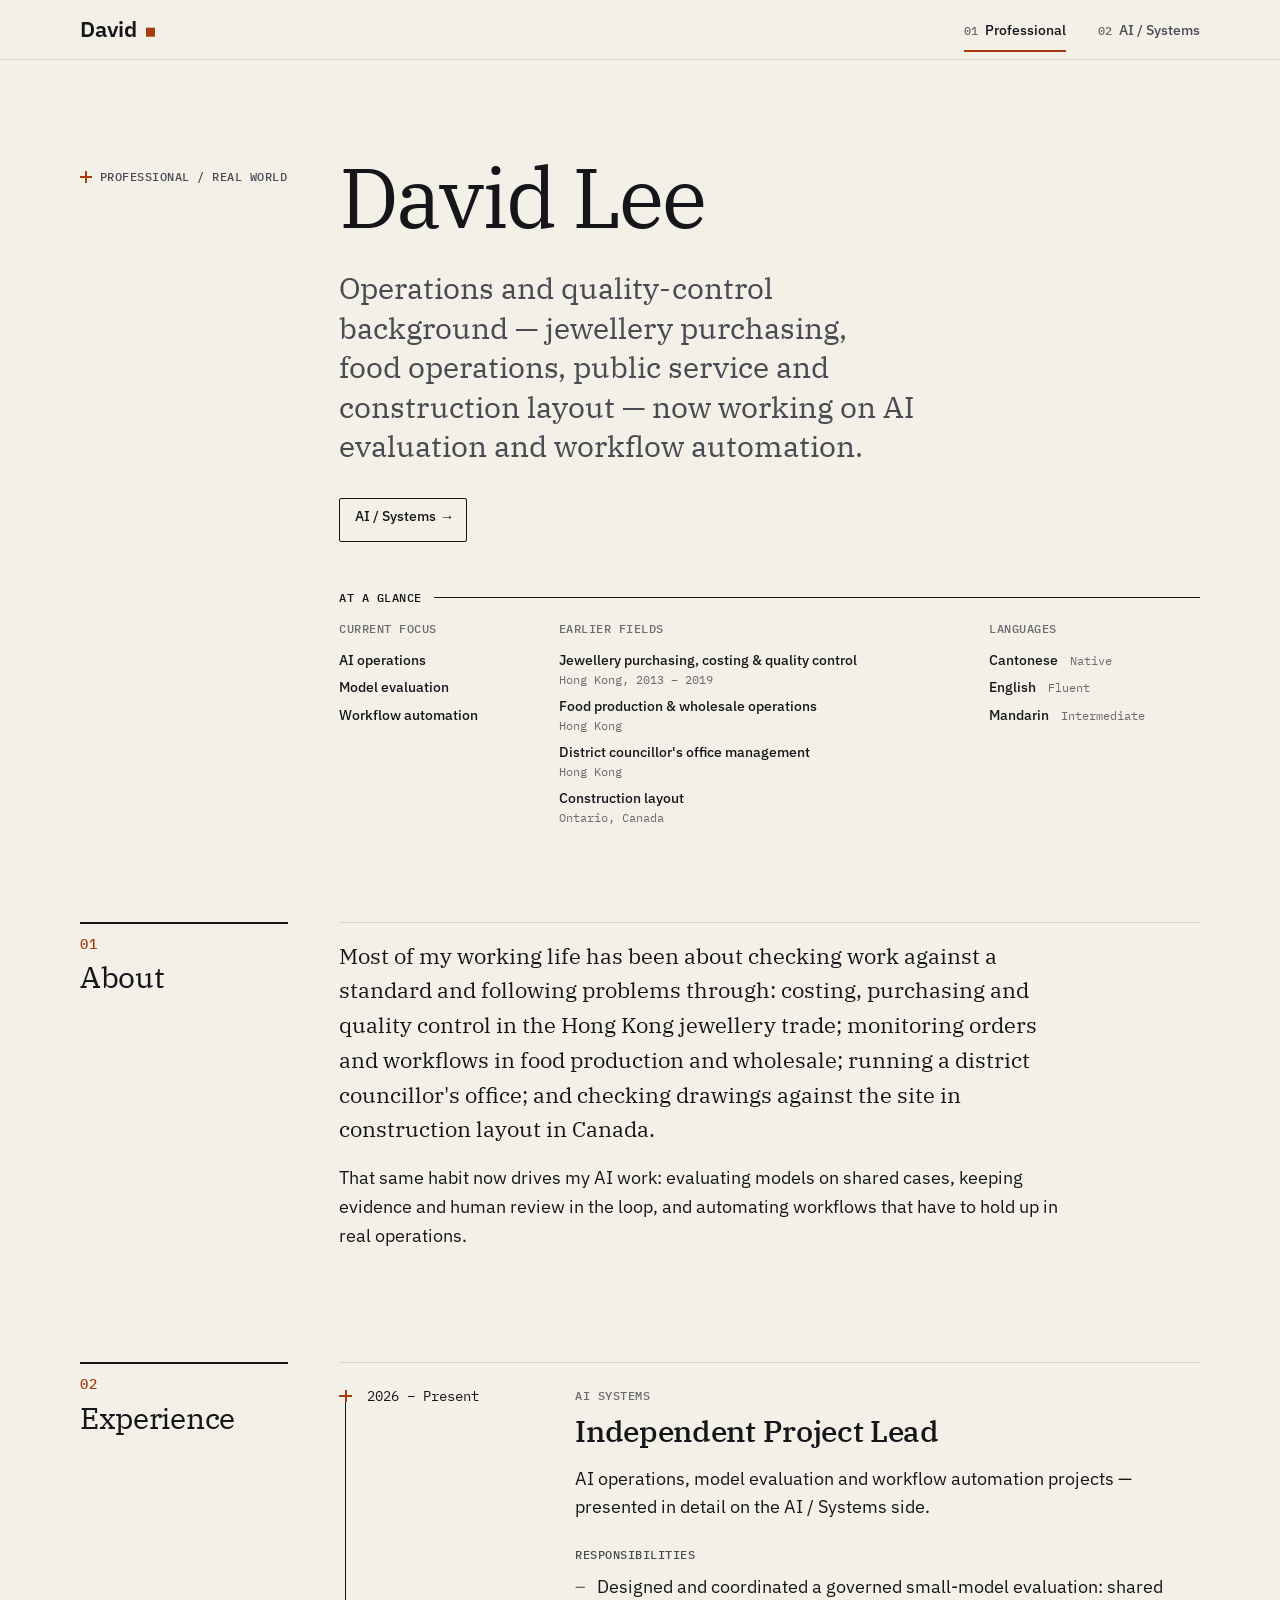
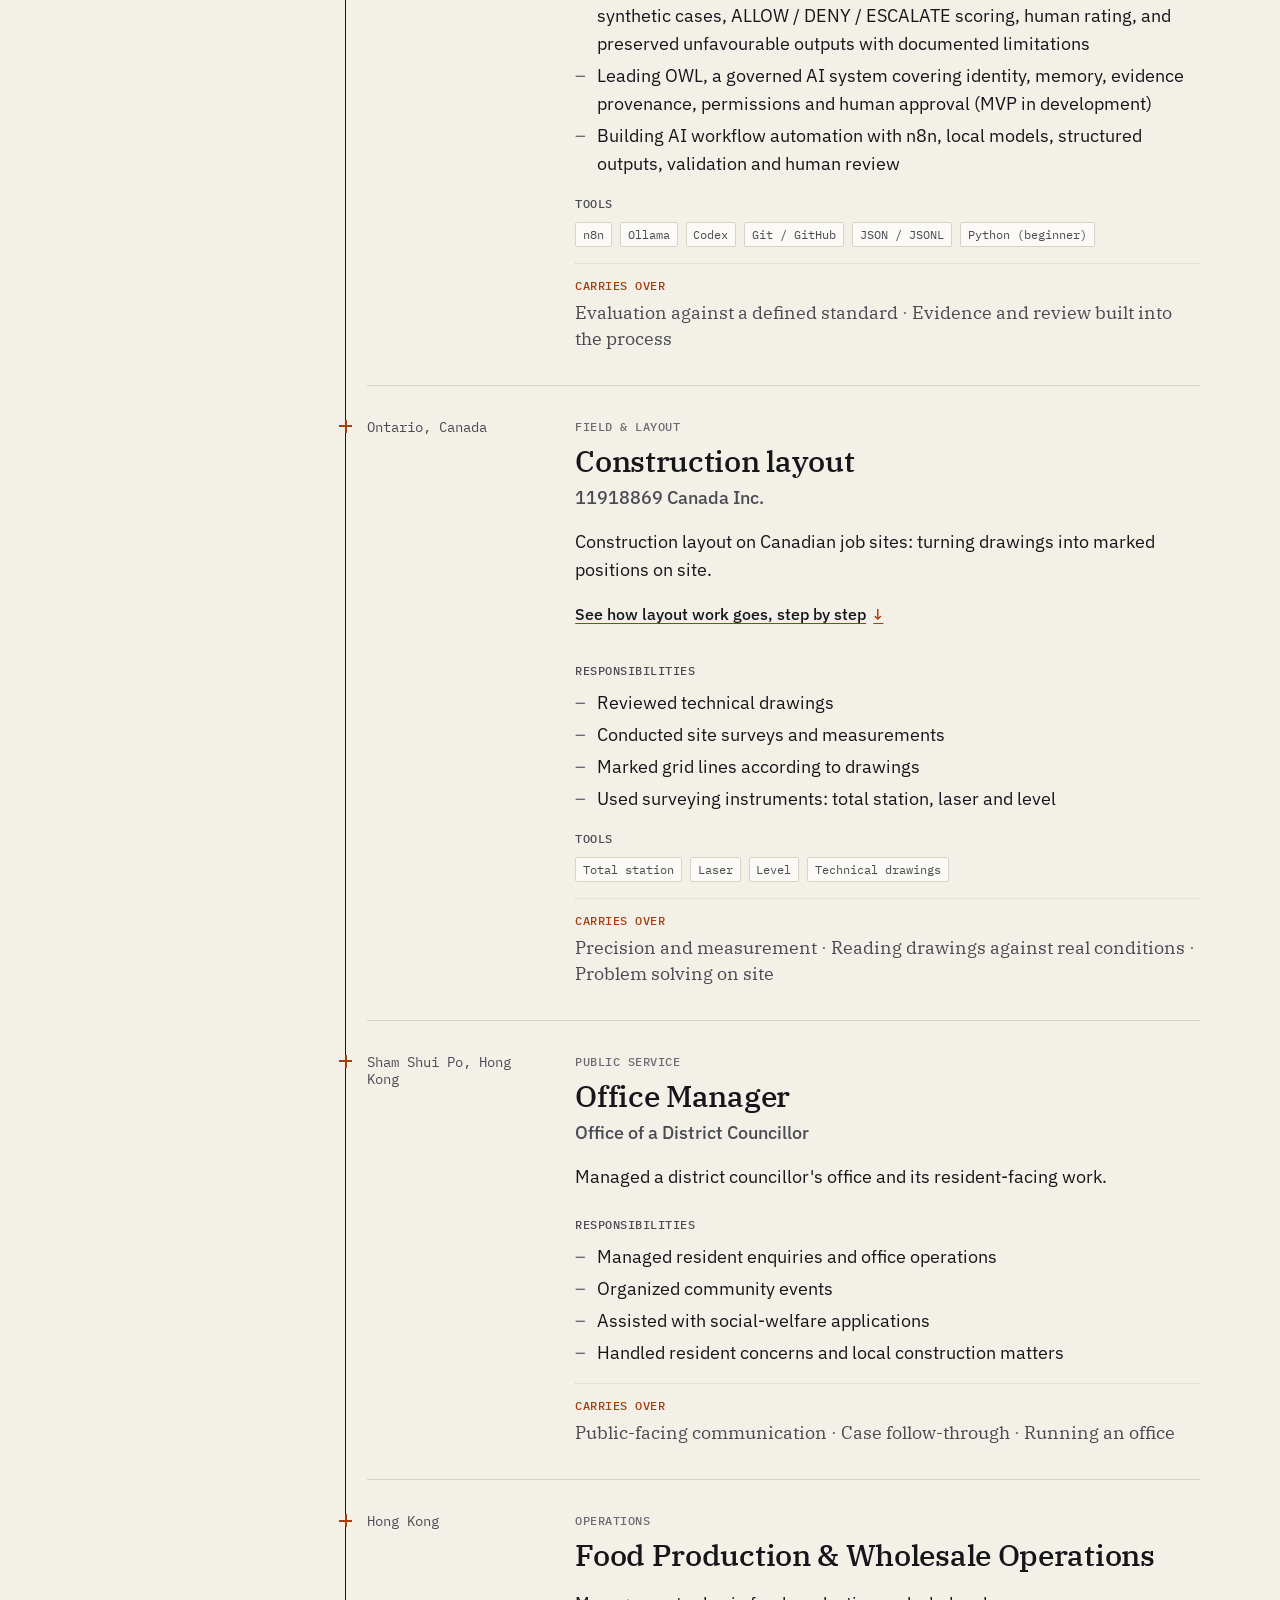
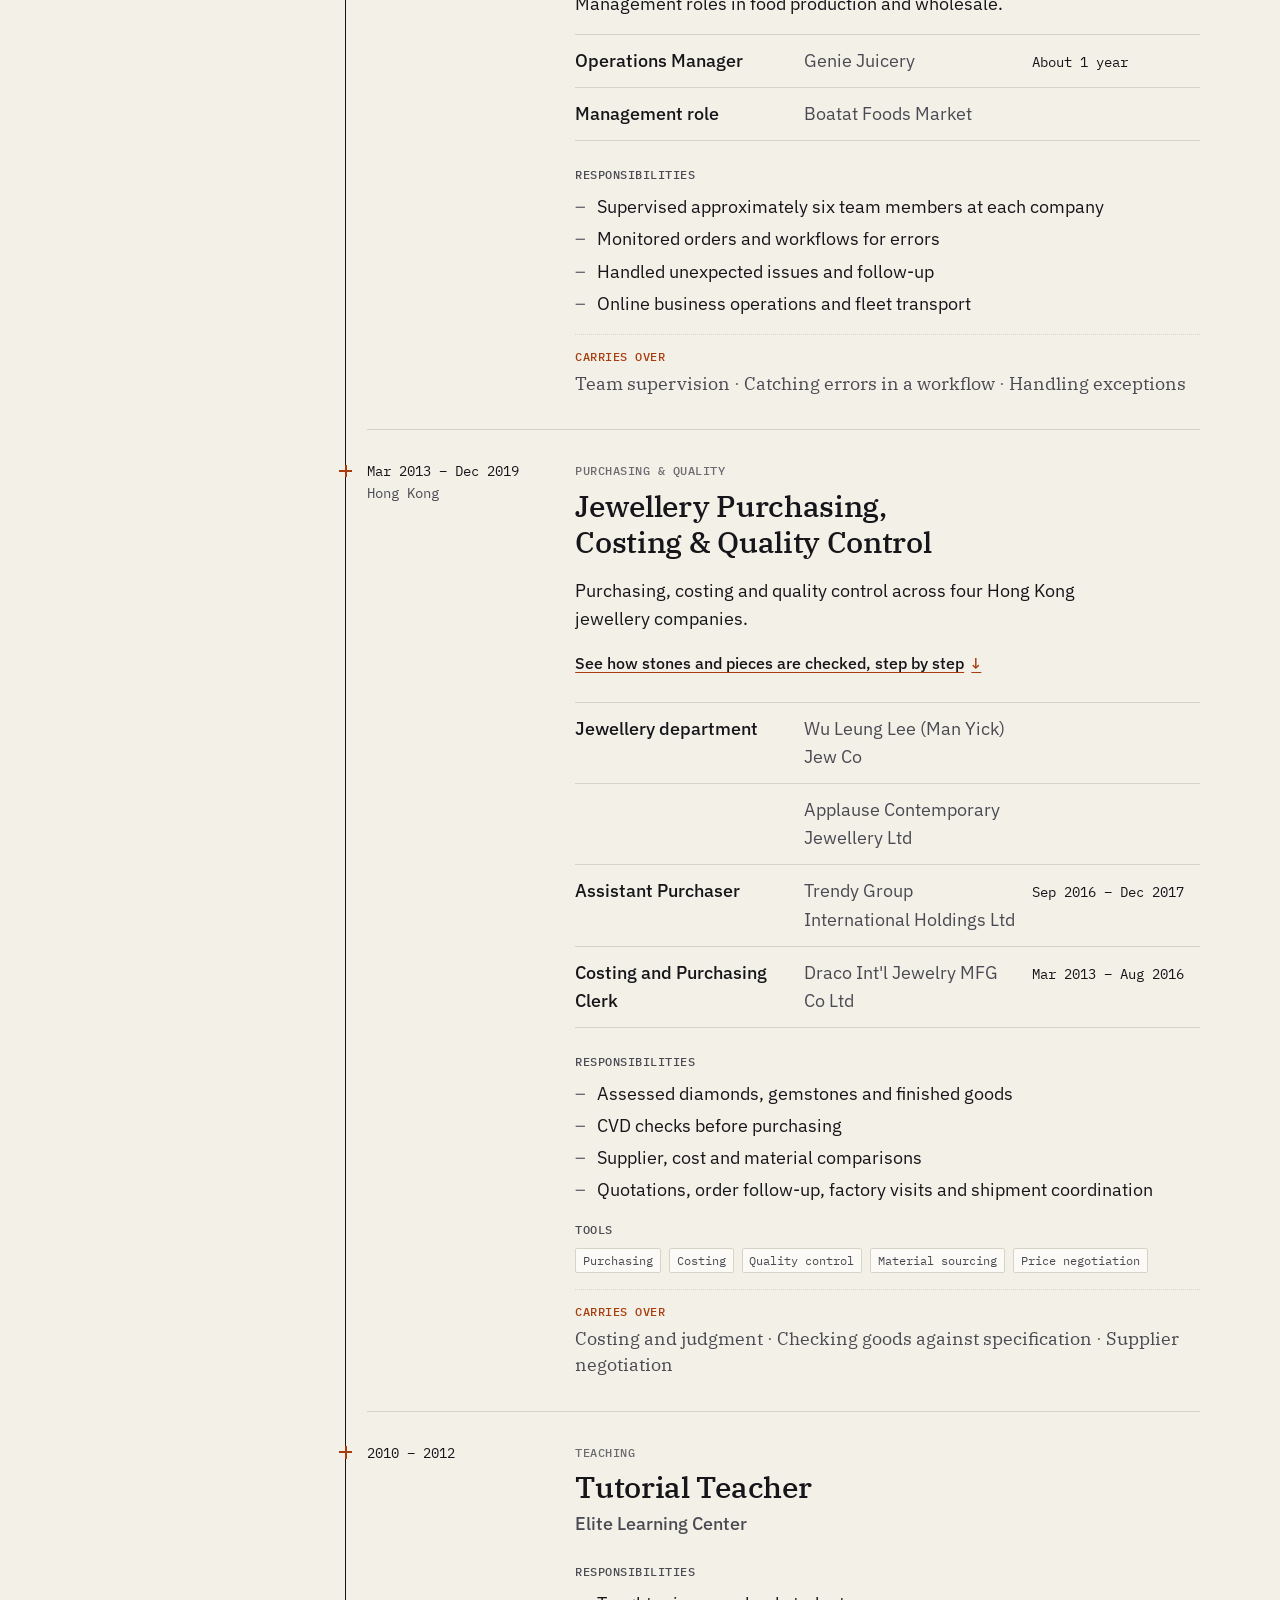
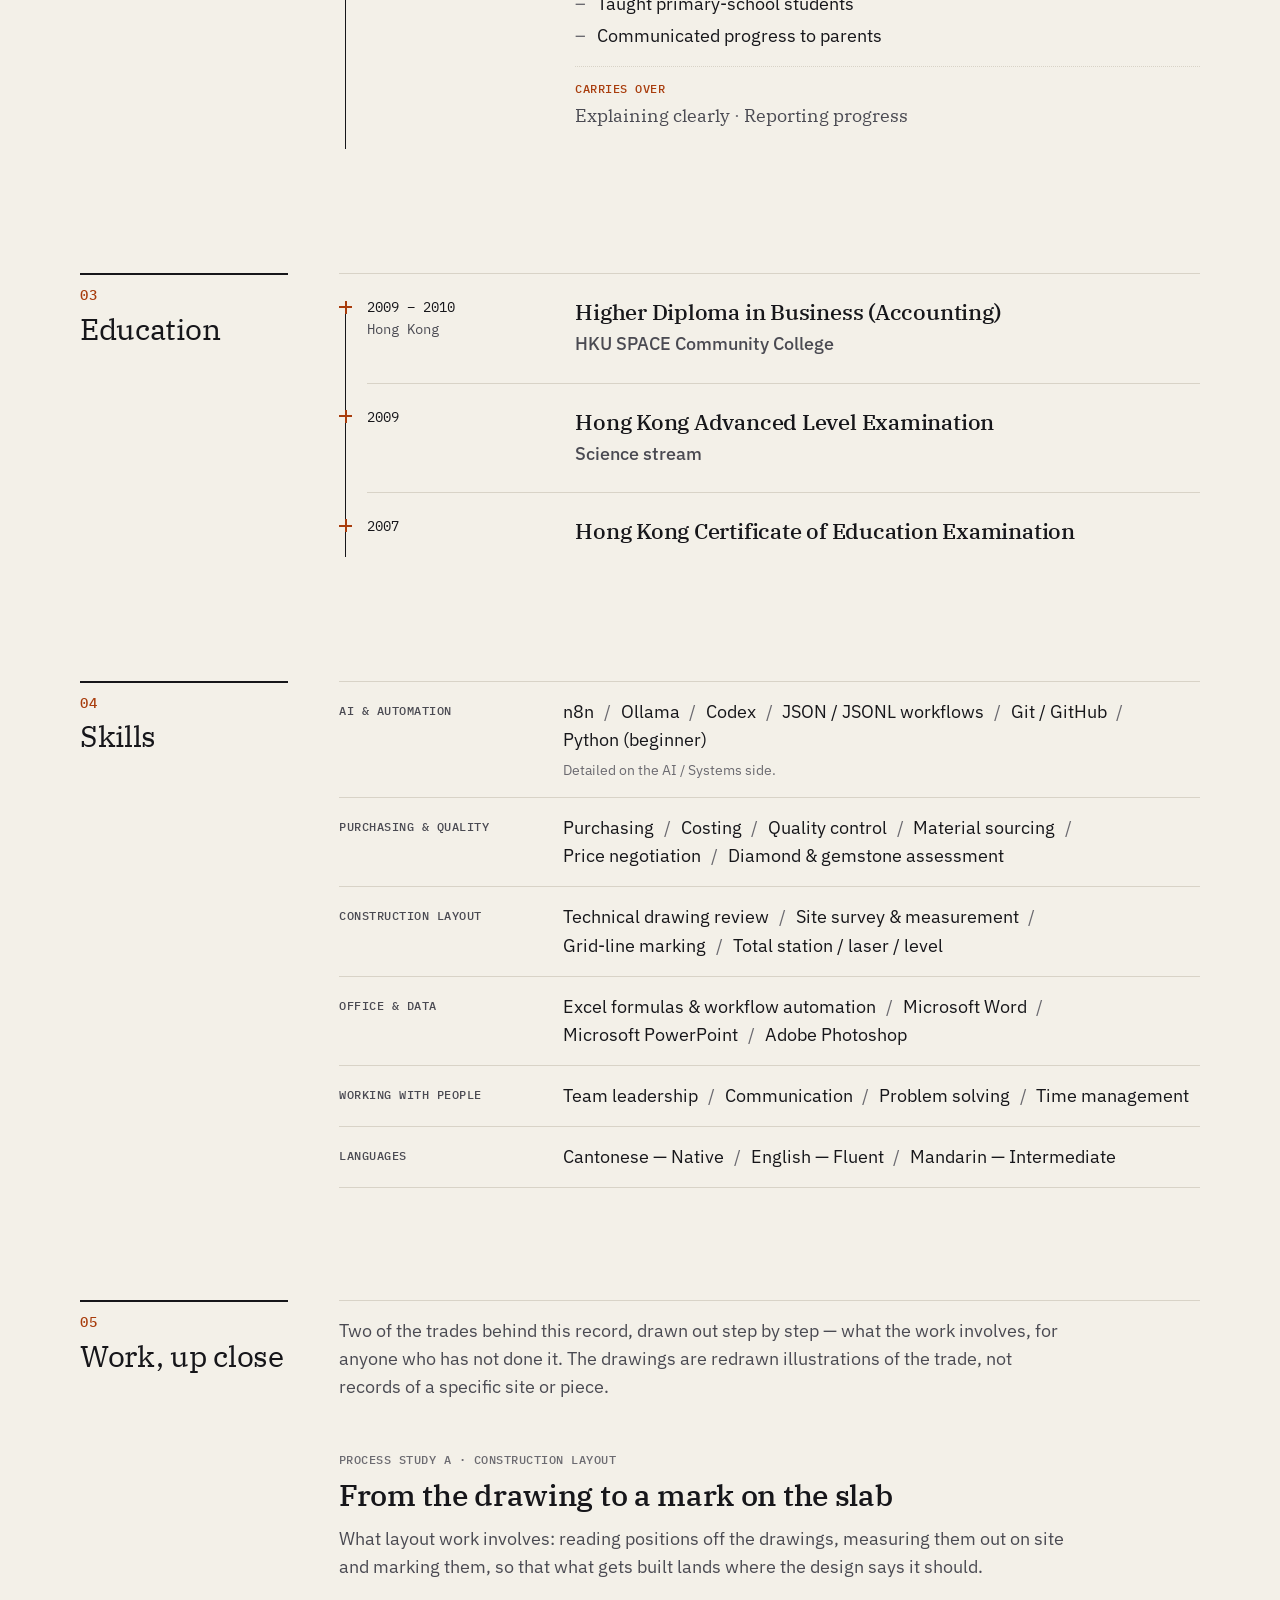
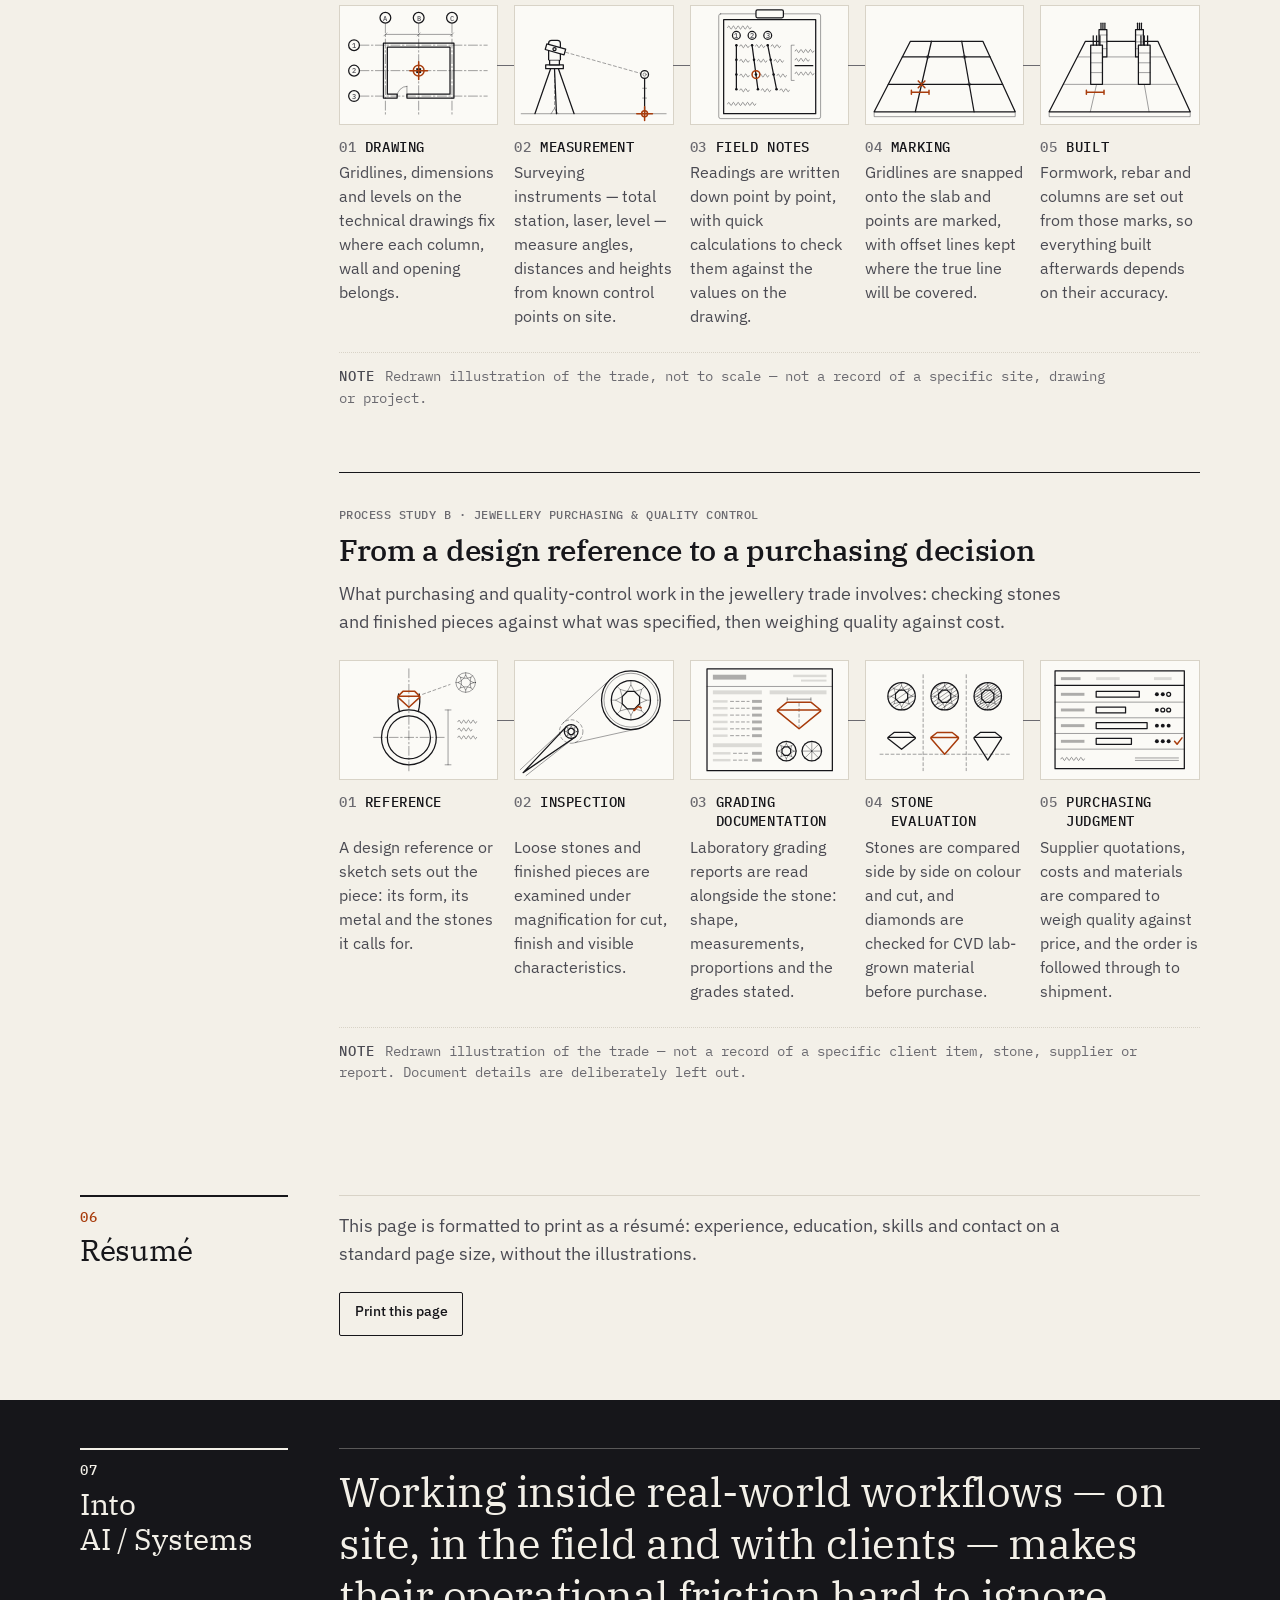
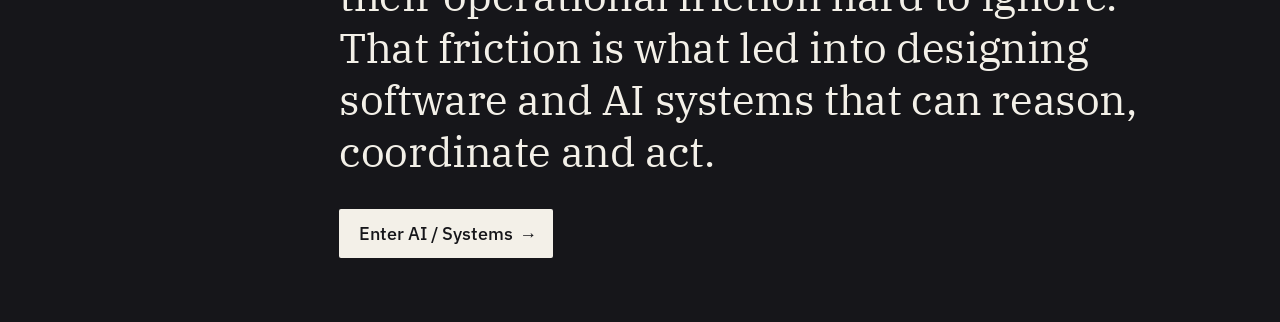
<file: professional.html>
<!DOCTYPE html><html lang="en"><head><meta charSet="utf-8"/><link rel="preconnect" href="/" crossorigin=""/><meta name="viewport" content="width=device-width, initial-scale=1"/><link rel="stylesheet" href="/_next/static/chunks/1g06uixa6csf_.css" data-precedence="next"/><link rel="stylesheet" href="/_next/static/chunks/3atovm6jnqale.css" data-precedence="next"/><link rel="stylesheet" href="/_next/static/chunks/1qh0hfubm-ib6.css" data-precedence="next"/><link rel="stylesheet" href="/_next/static/chunks/0kejoeld_gqvi.css" data-precedence="next"/><link rel="preload" as="script" fetchPriority="low" href="/_next/static/chunks/3s6nzrbk-8mnv.js"/><script src="/_next/static/chunks/19mx3mg6lkumu.js" async=""></script><script src="/_next/static/chunks/1k__zuwipnzw8.js" async=""></script><script src="/_next/static/chunks/1eh83f1trsv72.js" async=""></script><script src="/_next/static/chunks/turbopack-240emmsb8zwhp.js" async=""></script><script src="/_next/static/chunks/3fntmmi971322.js" async=""></script><script src="/_next/static/chunks/0axdrs6tow-4n.js" async=""></script><script src="/_next/static/chunks/0x7tk6lybxa4v.js" async=""></script><meta name="next-size-adjust" content=""/><title>Professional — David</title><meta name="description" content="David Lee&#x27;s professional record: purchasing and quality control, operations, public service and construction layout — experience, skills and résumé."/><meta name="robots" content="index, follow"/><link rel="canonical" href="https://davidddcadd-crypto.github.io/professional"/><meta property="og:title" content="David — Real World &amp; AI Systems"/><meta property="og:description" content="David Lee&#x27;s professional record: purchasing and quality control, operations, public service and construction layout — experience, skills and résumé."/><meta property="og:site_name" content="David"/><meta property="og:type" content="website"/><meta name="twitter:card" content="summary"/><meta name="twitter:title" content="David — Real World &amp; AI Systems"/><meta name="twitter:description" content="David Lee&#x27;s professional record: purchasing and quality control, operations, public service and construction layout — experience, skills and résumé."/><link rel="icon" href="/icon.svg?icon.3u6x4h8s4v59d.svg" sizes="any" type="image/svg+xml"/><script>try{var m=localStorage.getItem("motion-preference");if(m==="full"||m==="reduced")document.documentElement.dataset.motion=m}catch(e){}</script><script src="/_next/static/chunks/0cz1d0mv5g_q7.js" noModule=""></script></head><body><div hidden=""><!--$--><!--/$--></div><a class="skip-link" href="#main">Skip to content</a><div data-world="pro"><header class="SiteHeader-module__JMfsBq__header"><div class="SiteHeader-module__JMfsBq__inner"><a class="NameMark-module__IjEEFW__mark" aria-label="David — home" href="/"><span class="NameMark-module__IjEEFW__word" vt-name="world-name" vt-update="none">David</span><span class="NameMark-module__IjEEFW__signal" aria-hidden="true" vt-name="world-signal" vt-update="none"></span></a><nav aria-label="Worlds"><ul role="list" class="SiteHeader-module__JMfsBq__list"><li><a class="SiteHeader-module__JMfsBq__link" aria-current="page" href="/professional"><span class="SiteHeader-module__JMfsBq__index" aria-hidden="true">01</span>Professional</a></li><li><a class="SiteHeader-module__JMfsBq__link" href="/ai"><span class="SiteHeader-module__JMfsBq__index" aria-hidden="true">02</span>AI / Systems</a></li></ul></nav></div></header><main id="main" class="ProfessionalPage-module__zjzpUG__page"><header class="Intro-module__wpbyHq__intro"><div class="container Intro-module__wpbyHq__grid"><p class="label Intro-module__wpbyHq__kicker"><span class="Intro-module__wpbyHq__mark" aria-hidden="true"></span>Professional / Real World</p><div class="Intro-module__wpbyHq__main"><h1 id="pro-title" class="Intro-module__wpbyHq__name">David Lee</h1><p class="Intro-module__wpbyHq__headline">Operations and quality-control background — jewellery purchasing, food operations, public service and construction layout — now working on AI evaluation and workflow automation.</p><nav aria-label="Quick actions" class="Intro-module__wpbyHq__actions"><ul role="list" class="actions-module__7OEEOW__row"><li><a class="actions-module__7OEEOW__action" href="/ai">AI / Systems<span class="actions-module__7OEEOW__arrow" aria-hidden="true">→</span></a></li></ul></nav><section class="Intro-module__wpbyHq__glance" aria-labelledby="glance-heading"><h2 id="glance-heading" class="label Intro-module__wpbyHq__glanceTitle">At a glance</h2><dl class="Intro-module__wpbyHq__glanceGrid"><div class="Intro-module__wpbyHq__group" data-group="focus"><dt class="label Intro-module__wpbyHq__groupLabel">Current focus</dt><dd><ul role="list" class="Intro-module__wpbyHq__groupList"><li><span class="Intro-module__wpbyHq__itemText">AI operations</span></li><li><span class="Intro-module__wpbyHq__itemText">Model evaluation</span></li><li><span class="Intro-module__wpbyHq__itemText">Workflow automation</span></li></ul></dd></div><div class="Intro-module__wpbyHq__group" data-group="fields"><dt class="label Intro-module__wpbyHq__groupLabel">Earlier fields</dt><dd><ul role="list" class="Intro-module__wpbyHq__groupList"><li><span class="Intro-module__wpbyHq__itemText">Jewellery purchasing, costing &amp; quality control</span><span class="Intro-module__wpbyHq__itemDetail">Hong Kong, 2013 – 2019</span></li><li><span class="Intro-module__wpbyHq__itemText">Food production &amp; wholesale operations</span><span class="Intro-module__wpbyHq__itemDetail">Hong Kong</span></li><li><span class="Intro-module__wpbyHq__itemText">District councillor&#x27;s office management</span><span class="Intro-module__wpbyHq__itemDetail">Hong Kong</span></li><li><span class="Intro-module__wpbyHq__itemText">Construction layout</span><span class="Intro-module__wpbyHq__itemDetail">Ontario, Canada</span></li></ul></dd></div><div class="Intro-module__wpbyHq__group" data-group="languages"><dt class="label Intro-module__wpbyHq__groupLabel">Languages</dt><dd><ul role="list" class="Intro-module__wpbyHq__groupList"><li><span class="Intro-module__wpbyHq__itemText">Cantonese</span><span class="Intro-module__wpbyHq__itemDetail">Native</span></li><li><span class="Intro-module__wpbyHq__itemText">English</span><span class="Intro-module__wpbyHq__itemDetail">Fluent</span></li><li><span class="Intro-module__wpbyHq__itemText">Mandarin</span><span class="Intro-module__wpbyHq__itemDetail">Intermediate</span></li></ul></dd></div></dl></section></div></div></header><section id="about" aria-labelledby="about-heading" class="ProSection-module__5cKoIW__section"><div class="container ProSection-module__5cKoIW__grid"><div class="ProSection-module__5cKoIW__rail"><h2 id="about-heading" class="ProSection-module__5cKoIW__heading"><span class="ProSection-module__5cKoIW__index" aria-hidden="true">01</span><span class="ProSection-module__5cKoIW__title">About</span></h2></div><div class="ProSection-module__5cKoIW__body"><div class="Blocks-module__NwmRPa__prose"><p>Most of my working life has been about checking work against a standard and following problems through: costing, purchasing and quality control in the Hong Kong jewellery trade; monitoring orders and workflows in food production and wholesale; running a district councillor&#x27;s office; and checking drawings against the site in construction layout in Canada.</p><p>That same habit now drives my AI work: evaluating models on shared cases, keeping evidence and human review in the loop, and automating workflows that have to hold up in real operations.</p></div></div></div></section><section id="experience" aria-labelledby="experience-heading" class="ProSection-module__5cKoIW__section"><div class="container ProSection-module__5cKoIW__grid"><div class="ProSection-module__5cKoIW__rail"><h2 id="experience-heading" class="ProSection-module__5cKoIW__heading"><span class="ProSection-module__5cKoIW__index" aria-hidden="true">02</span><span class="ProSection-module__5cKoIW__title">Experience</span></h2></div><div class="ProSection-module__5cKoIW__body"><ol role="list" class="Timeline-module__exUnza__timeline" aria-label="Experience"><li class="Timeline-module__exUnza__item"><article class="Timeline-module__exUnza__entry" aria-labelledby="entry-ai-projects"><header class="Timeline-module__exUnza__head"><p class="label Timeline-module__exUnza__category">AI systems</p><h3 id="entry-ai-projects" class="Timeline-module__exUnza__role"><span>Independent Project Lead</span></h3></header><dl class="Timeline-module__exUnza__meta"><div><dt class="visually-hidden">Dates</dt><dd class="Timeline-module__exUnza__dates"><span>2026 – Present</span></dd></div></dl><div class="Timeline-module__exUnza__body"><p class="Timeline-module__exUnza__summary">AI operations, model evaluation and workflow automation projects — presented in detail on the AI / Systems side.</p><dl class="Timeline-module__exUnza__details"><div class="Timeline-module__exUnza__detail"><dt class="label">Responsibilities</dt><dd><ul role="list" class="Timeline-module__exUnza__duties"><li>Designed and coordinated a governed small-model evaluation: shared synthetic cases, ALLOW / DENY / ESCALATE scoring, human rating, and preserved unfavourable outputs with documented limitations</li><li>Leading OWL, a governed AI system covering identity, memory, evidence provenance, permissions and human approval (MVP in development)</li><li>Building AI workflow automation with n8n, local models, structured outputs, validation and human review</li></ul></dd></div><div class="Timeline-module__exUnza__detail"><dt class="label">Tools</dt><dd><ul role="list" class="Timeline-module__exUnza__chips"><li>n8n</li><li>Ollama</li><li>Codex</li><li>Git / GitHub</li><li>JSON / JSONL</li><li>Python (beginner)</li></ul></dd></div><div class="Timeline-module__exUnza__detail Timeline-module__exUnza__carries"><dt class="label">Carries over</dt><dd><ul role="list" class="Timeline-module__exUnza__inline"><li>Evaluation against a defined standard</li><li>Evidence and review built into the process</li></ul></dd></div></dl></div></article></li><li class="Timeline-module__exUnza__item"><article class="Timeline-module__exUnza__entry" aria-labelledby="entry-construction-layout"><header class="Timeline-module__exUnza__head"><p class="label Timeline-module__exUnza__category">Field &amp; layout</p><h3 id="entry-construction-layout" class="Timeline-module__exUnza__role"><span>Construction layout</span></h3><p class="Timeline-module__exUnza__org"><span>11918869 Canada Inc.</span></p></header><dl class="Timeline-module__exUnza__meta"><div><dt class="visually-hidden">Location</dt><dd><span>Ontario, Canada</span></dd></div></dl><div class="Timeline-module__exUnza__body"><p class="Timeline-module__exUnza__summary">Construction layout on Canadian job sites: turning drawings into marked positions on site.</p><p class="Timeline-module__exUnza__studyLink"><a href="#layout-study" class="Timeline-module__exUnza__studyAnchor">See how layout work goes, step by step<span class="Timeline-module__exUnza__studyArrow" aria-hidden="true">↓</span></a></p><dl class="Timeline-module__exUnza__details"><div class="Timeline-module__exUnza__detail"><dt class="label">Responsibilities</dt><dd><ul role="list" class="Timeline-module__exUnza__duties"><li>Reviewed technical drawings</li><li>Conducted site surveys and measurements</li><li>Marked grid lines according to drawings</li><li>Used surveying instruments: total station, laser and level</li></ul></dd></div><div class="Timeline-module__exUnza__detail"><dt class="label">Tools</dt><dd><ul role="list" class="Timeline-module__exUnza__chips"><li>Total station</li><li>Laser</li><li>Level</li><li>Technical drawings</li></ul></dd></div><div class="Timeline-module__exUnza__detail Timeline-module__exUnza__carries"><dt class="label">Carries over</dt><dd><ul role="list" class="Timeline-module__exUnza__inline"><li>Precision and measurement</li><li>Reading drawings against real conditions</li><li>Problem solving on site</li></ul></dd></div></dl></div></article></li><li class="Timeline-module__exUnza__item"><article class="Timeline-module__exUnza__entry" aria-labelledby="entry-district-councillor-office"><header class="Timeline-module__exUnza__head"><p class="label Timeline-module__exUnza__category">Public service</p><h3 id="entry-district-councillor-office" class="Timeline-module__exUnza__role"><span>Office Manager</span></h3><p class="Timeline-module__exUnza__org"><span>Office of a District Councillor</span></p></header><dl class="Timeline-module__exUnza__meta"><div><dt class="visually-hidden">Location</dt><dd><span>Sham Shui Po, Hong Kong</span></dd></div></dl><div class="Timeline-module__exUnza__body"><p class="Timeline-module__exUnza__summary">Managed a district councillor&#x27;s office and its resident-facing work.</p><dl class="Timeline-module__exUnza__details"><div class="Timeline-module__exUnza__detail"><dt class="label">Responsibilities</dt><dd><ul role="list" class="Timeline-module__exUnza__duties"><li>Managed resident enquiries and office operations</li><li>Organized community events</li><li>Assisted with social-welfare applications</li><li>Handled resident concerns and local construction matters</li></ul></dd></div><div class="Timeline-module__exUnza__detail Timeline-module__exUnza__carries"><dt class="label">Carries over</dt><dd><ul role="list" class="Timeline-module__exUnza__inline"><li>Public-facing communication</li><li>Case follow-through</li><li>Running an office</li></ul></dd></div></dl></div></article></li><li class="Timeline-module__exUnza__item"><article class="Timeline-module__exUnza__entry" aria-labelledby="entry-food-operations"><header class="Timeline-module__exUnza__head"><p class="label Timeline-module__exUnza__category">Operations</p><h3 id="entry-food-operations" class="Timeline-module__exUnza__role"><span>Food Production &amp; Wholesale Operations</span></h3></header><dl class="Timeline-module__exUnza__meta"><div><dt class="visually-hidden">Location</dt><dd><span>Hong Kong</span></dd></div></dl><div class="Timeline-module__exUnza__body"><p class="Timeline-module__exUnza__summary">Management roles in food production and wholesale.</p><ol role="list" class="Timeline-module__exUnza__positions" aria-label="Positions"><li class="Timeline-module__exUnza__position"><span class="Timeline-module__exUnza__positionRole"><span>Operations Manager</span></span><span class="Timeline-module__exUnza__positionOrg"><span>Genie Juicery</span></span><span class="Timeline-module__exUnza__positionDates"><span>About 1 year</span></span></li><li class="Timeline-module__exUnza__position"><span class="Timeline-module__exUnza__positionRole"><span>Management role</span></span><span class="Timeline-module__exUnza__positionOrg"><span>Boatat Foods Market</span></span><span class="Timeline-module__exUnza__positionDates"></span></li></ol><dl class="Timeline-module__exUnza__details"><div class="Timeline-module__exUnza__detail"><dt class="label">Responsibilities</dt><dd><ul role="list" class="Timeline-module__exUnza__duties"><li>Supervised approximately six team members at each company</li><li>Monitored orders and workflows for errors</li><li>Handled unexpected issues and follow-up</li><li>Online business operations and fleet transport</li></ul></dd></div><div class="Timeline-module__exUnza__detail Timeline-module__exUnza__carries"><dt class="label">Carries over</dt><dd><ul role="list" class="Timeline-module__exUnza__inline"><li>Team supervision</li><li>Catching errors in a workflow</li><li>Handling exceptions</li></ul></dd></div></dl></div></article></li><li class="Timeline-module__exUnza__item"><article class="Timeline-module__exUnza__entry" aria-labelledby="entry-jewellery"><header class="Timeline-module__exUnza__head"><p class="label Timeline-module__exUnza__category">Purchasing &amp; quality</p><h3 id="entry-jewellery" class="Timeline-module__exUnza__role"><span>Jewellery Purchasing, Costing &amp; Quality Control</span></h3></header><dl class="Timeline-module__exUnza__meta"><div><dt class="visually-hidden">Dates</dt><dd class="Timeline-module__exUnza__dates"><span>Mar 2013 – Dec 2019</span></dd></div><div><dt class="visually-hidden">Location</dt><dd><span>Hong Kong</span></dd></div></dl><div class="Timeline-module__exUnza__body"><p class="Timeline-module__exUnza__summary">Purchasing, costing and quality control across four Hong Kong jewellery companies.</p><p class="Timeline-module__exUnza__studyLink"><a href="#jewellery-study" class="Timeline-module__exUnza__studyAnchor">See how stones and pieces are checked, step by step<span class="Timeline-module__exUnza__studyArrow" aria-hidden="true">↓</span></a></p><ol role="list" class="Timeline-module__exUnza__positions" aria-label="Positions"><li class="Timeline-module__exUnza__position"><span class="Timeline-module__exUnza__positionRole"><span>Jewellery department</span></span><span class="Timeline-module__exUnza__positionOrg"><span>Wu Leung Lee (Man Yick) Jew Co</span></span><span class="Timeline-module__exUnza__positionDates"></span></li><li class="Timeline-module__exUnza__position"><span class="Timeline-module__exUnza__positionRole"></span><span class="Timeline-module__exUnza__positionOrg"><span>Applause Contemporary Jewellery Ltd</span></span><span class="Timeline-module__exUnza__positionDates"></span></li><li class="Timeline-module__exUnza__position"><span class="Timeline-module__exUnza__positionRole"><span>Assistant Purchaser</span></span><span class="Timeline-module__exUnza__positionOrg"><span>Trendy Group International Holdings Ltd</span></span><span class="Timeline-module__exUnza__positionDates"><span>Sep 2016 – Dec 2017</span></span></li><li class="Timeline-module__exUnza__position"><span class="Timeline-module__exUnza__positionRole"><span>Costing and Purchasing Clerk</span></span><span class="Timeline-module__exUnza__positionOrg"><span>Draco Int&#x27;l Jewelry MFG Co Ltd</span></span><span class="Timeline-module__exUnza__positionDates"><span>Mar 2013 – Aug 2016</span></span></li></ol><dl class="Timeline-module__exUnza__details"><div class="Timeline-module__exUnza__detail"><dt class="label">Responsibilities</dt><dd><ul role="list" class="Timeline-module__exUnza__duties"><li>Assessed diamonds, gemstones and finished goods</li><li>CVD checks before purchasing</li><li>Supplier, cost and material comparisons</li><li>Quotations, order follow-up, factory visits and shipment coordination</li></ul></dd></div><div class="Timeline-module__exUnza__detail"><dt class="label">Tools</dt><dd><ul role="list" class="Timeline-module__exUnza__chips"><li>Purchasing</li><li>Costing</li><li>Quality control</li><li>Material sourcing</li><li>Price negotiation</li></ul></dd></div><div class="Timeline-module__exUnza__detail Timeline-module__exUnza__carries"><dt class="label">Carries over</dt><dd><ul role="list" class="Timeline-module__exUnza__inline"><li>Costing and judgment</li><li>Checking goods against specification</li><li>Supplier negotiation</li></ul></dd></div></dl></div></article></li><li class="Timeline-module__exUnza__item"><article class="Timeline-module__exUnza__entry" aria-labelledby="entry-tutor"><header class="Timeline-module__exUnza__head"><p class="label Timeline-module__exUnza__category">Teaching</p><h3 id="entry-tutor" class="Timeline-module__exUnza__role"><span>Tutorial Teacher</span></h3><p class="Timeline-module__exUnza__org"><span>Elite Learning Center</span></p></header><dl class="Timeline-module__exUnza__meta"><div><dt class="visually-hidden">Dates</dt><dd class="Timeline-module__exUnza__dates"><span>2010 – 2012</span></dd></div></dl><div class="Timeline-module__exUnza__body"><dl class="Timeline-module__exUnza__details"><div class="Timeline-module__exUnza__detail"><dt class="label">Responsibilities</dt><dd><ul role="list" class="Timeline-module__exUnza__duties"><li>Taught primary-school students</li><li>Communicated progress to parents</li></ul></dd></div><div class="Timeline-module__exUnza__detail Timeline-module__exUnza__carries"><dt class="label">Carries over</dt><dd><ul role="list" class="Timeline-module__exUnza__inline"><li>Explaining clearly</li><li>Reporting progress</li></ul></dd></div></dl></div></article></li></ol></div></div></section><section id="education" aria-labelledby="education-heading" class="ProSection-module__5cKoIW__section"><div class="container ProSection-module__5cKoIW__grid"><div class="ProSection-module__5cKoIW__rail"><h2 id="education-heading" class="ProSection-module__5cKoIW__heading"><span class="ProSection-module__5cKoIW__index" aria-hidden="true">03</span><span class="ProSection-module__5cKoIW__title">Education</span></h2></div><div class="ProSection-module__5cKoIW__body"><ol role="list" class="Timeline-module__exUnza__timeline Timeline-module__exUnza__compact" aria-label="Education"><li class="Timeline-module__exUnza__item"><article class="Timeline-module__exUnza__entry" aria-labelledby="entry-hku-space"><header class="Timeline-module__exUnza__head"><h3 id="entry-hku-space" class="Timeline-module__exUnza__role"><span>Higher Diploma in Business (Accounting)</span></h3><p class="Timeline-module__exUnza__org"><span>HKU SPACE Community College</span></p></header><dl class="Timeline-module__exUnza__meta"><div><dt class="visually-hidden">Dates</dt><dd class="Timeline-module__exUnza__dates"><span>2009 – 2010</span></dd></div><div><dt class="visually-hidden">Location</dt><dd><span>Hong Kong</span></dd></div></dl><div class="Timeline-module__exUnza__body"></div></article></li><li class="Timeline-module__exUnza__item"><article class="Timeline-module__exUnza__entry" aria-labelledby="entry-hkale"><header class="Timeline-module__exUnza__head"><h3 id="entry-hkale" class="Timeline-module__exUnza__role"><span>Hong Kong Advanced Level Examination</span></h3><p class="Timeline-module__exUnza__org"><span>Science stream</span></p></header><dl class="Timeline-module__exUnza__meta"><div><dt class="visually-hidden">Dates</dt><dd class="Timeline-module__exUnza__dates"><span>2009</span></dd></div></dl><div class="Timeline-module__exUnza__body"></div></article></li><li class="Timeline-module__exUnza__item"><article class="Timeline-module__exUnza__entry" aria-labelledby="entry-hkcee"><header class="Timeline-module__exUnza__head"><h3 id="entry-hkcee" class="Timeline-module__exUnza__role"><span>Hong Kong Certificate of Education Examination</span></h3></header><dl class="Timeline-module__exUnza__meta"><div><dt class="visually-hidden">Dates</dt><dd class="Timeline-module__exUnza__dates"><span>2007</span></dd></div></dl><div class="Timeline-module__exUnza__body"></div></article></li></ol></div></div></section><section id="skills" aria-labelledby="skills-heading" class="ProSection-module__5cKoIW__section"><div class="container ProSection-module__5cKoIW__grid"><div class="ProSection-module__5cKoIW__rail"><h2 id="skills-heading" class="ProSection-module__5cKoIW__heading"><span class="ProSection-module__5cKoIW__index" aria-hidden="true">04</span><span class="ProSection-module__5cKoIW__title">Skills</span></h2></div><div class="ProSection-module__5cKoIW__body"><dl class="Blocks-module__NwmRPa__table"><div class="Blocks-module__NwmRPa__row"><dt class="label Blocks-module__NwmRPa__rowLabel">AI &amp; automation</dt><dd class="Blocks-module__NwmRPa__rowValue"><ul role="list" class="Blocks-module__NwmRPa__slashList"><li>n8n</li><li>Ollama</li><li>Codex</li><li>JSON / JSONL workflows</li><li>Git / GitHub</li><li>Python (beginner)</li></ul><p class="Blocks-module__NwmRPa__rowNote">Detailed on the AI / Systems side.</p></dd></div><div class="Blocks-module__NwmRPa__row"><dt class="label Blocks-module__NwmRPa__rowLabel">Purchasing &amp; quality</dt><dd class="Blocks-module__NwmRPa__rowValue"><ul role="list" class="Blocks-module__NwmRPa__slashList"><li>Purchasing</li><li>Costing</li><li>Quality control</li><li>Material sourcing</li><li>Price negotiation</li><li>Diamond &amp; gemstone assessment</li></ul></dd></div><div class="Blocks-module__NwmRPa__row"><dt class="label Blocks-module__NwmRPa__rowLabel">Construction layout</dt><dd class="Blocks-module__NwmRPa__rowValue"><ul role="list" class="Blocks-module__NwmRPa__slashList"><li>Technical drawing review</li><li>Site survey &amp; measurement</li><li>Grid-line marking</li><li>Total station / laser / level</li></ul></dd></div><div class="Blocks-module__NwmRPa__row"><dt class="label Blocks-module__NwmRPa__rowLabel">Office &amp; data</dt><dd class="Blocks-module__NwmRPa__rowValue"><ul role="list" class="Blocks-module__NwmRPa__slashList"><li>Excel formulas &amp; workflow automation</li><li>Microsoft Word</li><li>Microsoft PowerPoint</li><li>Adobe Photoshop</li></ul></dd></div><div class="Blocks-module__NwmRPa__row"><dt class="label Blocks-module__NwmRPa__rowLabel">Working with people</dt><dd class="Blocks-module__NwmRPa__rowValue"><ul role="list" class="Blocks-module__NwmRPa__slashList"><li>Team leadership</li><li>Communication</li><li>Problem solving</li><li>Time management</li></ul></dd></div><div class="Blocks-module__NwmRPa__row"><dt class="label Blocks-module__NwmRPa__rowLabel">Languages</dt><dd class="Blocks-module__NwmRPa__rowValue"><ul role="list" class="Blocks-module__NwmRPa__slashList"><li>Cantonese — Native</li><li>English — Fluent</li><li>Mandarin — Intermediate</li></ul></dd></div></dl></div></div></section><section id="work" aria-labelledby="work-heading" class="ProSection-module__5cKoIW__section ProSection-module__5cKoIW__noPrint"><div class="container ProSection-module__5cKoIW__grid"><div class="ProSection-module__5cKoIW__rail"><h2 id="work-heading" class="ProSection-module__5cKoIW__heading"><span class="ProSection-module__5cKoIW__index" aria-hidden="true">05</span><span class="ProSection-module__5cKoIW__title">Work, up close</span></h2></div><div class="ProSection-module__5cKoIW__body"><div><p class="Blocks-module__NwmRPa__lede">Two of the trades behind this record, drawn out step by step — what the work involves, for anyone who has not done it. The drawings are redrawn illustrations of the trade, not records of a specific site or piece.</p><div class="Blocks-module__NwmRPa__studies"><article id="layout-study" aria-labelledby="layout-study-heading" class="ProcessStudy-module__W6KT8q__study"><header class="ProcessStudy-module__W6KT8q__head"><p class="label ProcessStudy-module__W6KT8q__kicker">Process study A · Construction layout</p><h3 id="layout-study-heading" class="ProcessStudy-module__W6KT8q__title">From the drawing to a mark on the slab</h3><p class="ProcessStudy-module__W6KT8q__intro">What layout work involves: reading positions off the drawings, measuring them out on site and marking them, so that what gets built lands where the design says it should.</p></header><ol role="list" class="ProcessStudy-module__W6KT8q__steps"><li class="ProcessStudy-module__W6KT8q__step"><div class="ProcessStudy-module__W6KT8q__plate"><svg viewBox="0 0 160 120" class="ProcessStudy-module__W6KT8q__art" aria-hidden="true" focusable="false"><line x1="46" y1="18" x2="46" y2="112" data-k="h center"></line><line x1="80" y1="18" x2="80" y2="112" data-k="h center"></line><line x1="114" y1="18" x2="114" y2="112" data-k="h center"></line><line x1="20" y1="40" x2="150" y2="40" data-k="h center"></line><line x1="20" y1="66" x2="150" y2="66" data-k="h center"></line><line x1="20" y1="92" x2="150" y2="92" data-k="h center"></line><g><circle cx="46" cy="12" r="5.5" data-k="bg"></circle><text x="46" y="12.3">A</text></g><g><circle cx="80" cy="12" r="5.5" data-k="bg"></circle><text x="80" y="12.3">B</text></g><g><circle cx="114" cy="12" r="5.5" data-k="bg"></circle><text x="114" y="12.3">C</text></g><g><circle cx="14" cy="40" r="5.5" data-k="bg"></circle><text x="14" y="40.3">1</text></g><g><circle cx="14" cy="66" r="5.5" data-k="bg"></circle><text x="14" y="66.3">2</text></g><g><circle cx="14" cy="92" r="5.5" data-k="bg"></circle><text x="14" y="92.3">3</text></g><path d="M58 94 H44 V38 H116 V94 H68 M58 90 H48 V42 H112 V90 H68 M58 90 V94 M68 90 V94"></path><path d="M58 92 A10 10 0 0 1 68 82 M68 92 V82" data-k="h"></path><path d="M46 29 H114 M44.5 30.5 L47.5 27.5 M78.5 30.5 L81.5 27.5 M112.5 30.5 L115.5 27.5" data-k="h"></path><rect x="77.5" y="63.5" width="5" height="5" data-k="f"></rect><path d="M71 66 H89 M80 57 V75" data-k="a"></path><circle cx="80" cy="66" r="5.5" data-k="a"></circle></svg></div><p class="ProcessStudy-module__W6KT8q__stepLabel"><span class="ProcessStudy-module__W6KT8q__index">01</span><span>Drawing</span></p><p class="ProcessStudy-module__W6KT8q__text">Gridlines, dimensions and levels on the technical drawings fix where each column, wall and opening belongs.</p></li><li class="ProcessStudy-module__W6KT8q__step"><div class="ProcessStudy-module__W6KT8q__plate"><svg viewBox="0 0 160 120" class="ProcessStudy-module__W6KT8q__art" aria-hidden="true" focusable="false"><line x1="6" y1="110" x2="154" y2="110" data-k="h"></line><path d="M36.5 110 L40 104.5 L43.5 110" data-k="h"></path><line x1="40" y1="64" x2="40" y2="104" data-k="h dash"></line><path d="M36 64 L20 110 M40 64 L42 110 M44 64 L60 110"></path><rect x="31" y="60" width="18" height="4" data-k="bg"></rect><rect x="35" y="55" width="10" height="5" data-k="bg"></rect><path d="M34 55 V38 Q34 35 37 35 H43 Q46 35 46 38 V55" data-k="bg"></path><rect x="31" y="41" width="20" height="6" transform="rotate(15.8 40 44)" data-k="bg"></rect><circle cx="40" cy="44" r="1.6"></circle><line x1="51.5" y1="47.3" x2="128.2" y2="68.9" data-k="h dash"></line><line x1="132" y1="74" x2="132" y2="110"></line><path d="M130 84 H134 M130 94 H134" data-k="h"></path><circle cx="132" cy="70" r="4"></circle><circle cx="132" cy="70" r="1.6" data-k="h"></circle><path d="M124 110 H140 M132 103 V117" data-k="a"></path><circle cx="132" cy="110" r="3" data-k="a"></circle></svg></div><p class="ProcessStudy-module__W6KT8q__stepLabel"><span class="ProcessStudy-module__W6KT8q__index">02</span><span>Measurement</span></p><p class="ProcessStudy-module__W6KT8q__text">Surveying instruments — total station, laser, level — measure angles, distances and heights from known control points on site.</p></li><li class="ProcessStudy-module__W6KT8q__step"><div class="ProcessStudy-module__W6KT8q__plate"><svg viewBox="0 0 160 120" class="ProcessStudy-module__W6KT8q__art" aria-hidden="true" focusable="false"><rect x="28" y="8" width="104" height="107" rx="2" data-k="h"></rect><rect x="33" y="14" width="94" height="96" data-k="bg"></rect><rect x="66" y="4" width="28" height="8" rx="1.5" data-k="bg"></rect><path d="M37 22 q1.2 -3.2 2.4 0 t2.4 0 q1.2 -3.2 2.4 0 t2.4 0 q1.2 -3.2 2.4 0 t2.4 0 q1.2 -3.2 2.4 0 t2.4 0 q1.2 -3.2 2.4 0 t2.4 0" data-k="h"></path><g><circle cx="46" cy="30" r="4"></circle><text x="46" y="30.3">1</text><polyline points="46,40 46,55 46,70 46,85"></polyline><g><circle cx="46" cy="40" r="1.3" data-k="f"></circle><path d="M49.5 41 q1.2 -3.2 2.4 0 t2.4 0 q1.2 -3.2 2.4 0 t2.4 0" data-k="h"></path></g><g><circle cx="46" cy="55" r="1.3" data-k="f"></circle><path d="M49.5 56 q1.2 -3.2 2.4 0 t2.4 0 q1.2 -3.2 2.4 0 t2.4 0" data-k="h"></path></g><g><circle cx="46" cy="70" r="1.3" data-k="f"></circle><path d="M49.5 71 q1.2 -3.2 2.4 0 t2.4 0 q1.2 -3.2 2.4 0 t2.4 0" data-k="h"></path></g><g><circle cx="46" cy="85" r="1.3" data-k="f"></circle><path d="M49.5 86 q1.2 -3.2 2.4 0 t2.4 0 q1.2 -3.2 2.4 0 t2.4 0" data-k="h"></path></g></g><g><circle cx="62" cy="30" r="4"></circle><text x="62" y="30.3">2</text><polyline points="62,40 64,55 66,70 68,85"></polyline><g><circle cx="62" cy="40" r="1.3" data-k="f"></circle><path d="M65.5 41 q1.2 -3.2 2.4 0 t2.4 0 q1.2 -3.2 2.4 0 t2.4 0" data-k="h"></path></g><g><circle cx="64" cy="55" r="1.3" data-k="f"></circle><path d="M67.5 56 q1.2 -3.2 2.4 0 t2.4 0 q1.2 -3.2 2.4 0 t2.4 0" data-k="h"></path></g><g><circle cx="66" cy="70" r="1.3" data-k="f"></circle><path d="M69.5 71 q1.2 -3.2 2.4 0 t2.4 0 q1.2 -3.2 2.4 0 t2.4 0" data-k="h"></path></g><g><circle cx="68" cy="85" r="1.3" data-k="f"></circle><path d="M71.5 86 q1.2 -3.2 2.4 0 t2.4 0 q1.2 -3.2 2.4 0 t2.4 0" data-k="h"></path></g></g><g><circle cx="78" cy="30" r="4"></circle><text x="78" y="30.3">3</text><polyline points="78,40 81,55 84,70 87,85"></polyline><g><circle cx="78" cy="40" r="1.3" data-k="f"></circle><path d="M81.5 41 q1.2 -3.2 2.4 0 t2.4 0 q1.2 -3.2 2.4 0 t2.4 0" data-k="h"></path></g><g><circle cx="81" cy="55" r="1.3" data-k="f"></circle><path d="M84.5 56 q1.2 -3.2 2.4 0 t2.4 0 q1.2 -3.2 2.4 0 t2.4 0" data-k="h"></path></g><g><circle cx="84" cy="70" r="1.3" data-k="f"></circle><path d="M87.5 71 q1.2 -3.2 2.4 0 t2.4 0 q1.2 -3.2 2.4 0 t2.4 0" data-k="h"></path></g><g><circle cx="87" cy="85" r="1.3" data-k="f"></circle><path d="M90.5 86 q1.2 -3.2 2.4 0 t2.4 0 q1.2 -3.2 2.4 0 t2.4 0" data-k="h"></path></g></g><path d="M105 40 H102 V76 H105" data-k="h"></path><path d="M106 46 q1.2 -3.2 2.4 0 t2.4 0 q1.2 -3.2 2.4 0 t2.4 0 q1.2 -3.2 2.4 0 t2.4 0 q1.2 -3.2 2.4 0 t2.4 0" data-k="h"></path><path d="M106 55 q1.2 -3.2 2.4 0 t2.4 0 q1.2 -3.2 2.4 0 t2.4 0 q1.2 -3.2 2.4 0 t2.4 0" data-k="h"></path><line x1="106" y1="61" x2="124" y2="61"></line><path d="M106 69 q1.2 -3.2 2.4 0 t2.4 0 q1.2 -3.2 2.4 0 t2.4 0 q1.2 -3.2 2.4 0 t2.4 0 q1.2 -3.2 2.4 0 t2.4 0" data-k="h"></path><path d="M37 100 q1.2 -3.2 2.4 0 t2.4 0 q1.2 -3.2 2.4 0 t2.4 0 q1.2 -3.2 2.4 0 t2.4 0 q1.2 -3.2 2.4 0 t2.4 0 q1.2 -3.2 2.4 0 t2.4 0 q1.2 -3.2 2.4 0 t2.4 0" data-k="h"></path><circle cx="66" cy="70" r="4" data-k="a"></circle></svg></div><p class="ProcessStudy-module__W6KT8q__stepLabel"><span class="ProcessStudy-module__W6KT8q__index">03</span><span>Field notes</span></p><p class="ProcessStudy-module__W6KT8q__text">Readings are written down point by point, with quick calculations to check them against the values on the drawing.</p></li><li class="ProcessStudy-module__W6KT8q__step"><div class="ProcessStudy-module__W6KT8q__plate"><svg viewBox="0 0 160 120" class="ProcessStudy-module__W6KT8q__art" aria-hidden="true" focusable="false"><path d="M8 108 L45 36 H119 L152 108 Z"></path><path d="M8 108 V113 H152 V108" data-k="h"></path><g data-k=""><line x1="50" y1="108" x2="66.5" y2="36"></line><line x1="110" y1="108" x2="97.4" y2="36"></line><line x1="22.4" y1="80" x2="139.2" y2="80"></line><line x1="36.8" y1="52" x2="126.3" y2="52"></line></g><circle cx="62.9" cy="52" r="1.6" data-k="h"></circle><circle cx="100.2" cy="52" r="1.6" data-k="h"></circle><circle cx="105.1" cy="80" r="1.6" data-k="h"></circle><path d="M53 76.5 L59.8 83.5 M59.8 76.5 L53 83.5" data-k="a"></path><path d="M46 88 H64 M46 86 V90 M64 86 V90" data-k="a"></path></svg></div><p class="ProcessStudy-module__W6KT8q__stepLabel"><span class="ProcessStudy-module__W6KT8q__index">04</span><span>Marking</span></p><p class="ProcessStudy-module__W6KT8q__text">Gridlines are snapped onto the slab and points are marked, with offset lines kept where the true line will be covered.</p></li><li class="ProcessStudy-module__W6KT8q__step"><div class="ProcessStudy-module__W6KT8q__plate"><svg viewBox="0 0 160 120" class="ProcessStudy-module__W6KT8q__art" aria-hidden="true" focusable="false"><path d="M8 108 L45 36 H119 L152 108 Z"></path><path d="M8 108 V113 H152 V108" data-k="h"></path><g data-k="h"><line x1="50" y1="108" x2="66.5" y2="36"></line><line x1="110" y1="108" x2="97.4" y2="36"></line><line x1="22.4" y1="80" x2="139.2" y2="80"></line><line x1="36.8" y1="52" x2="126.3" y2="52"></line></g><g><rect x="58.9" y="24" width="8" height="28" data-k="bg"></rect><line x1="58.9" y1="43.6" x2="66.9" y2="43.6" data-k="h"></line><line x1="58.9" y1="36.599999999999994" x2="66.9" y2="36.599999999999994" data-k="h"></line><line x1="58.9" y1="29.599999999999998" x2="66.9" y2="29.599999999999998" data-k="h"></line><line x1="60.9" y1="24" x2="60.9" y2="17.6"></line><line x1="62.9" y1="24" x2="62.9" y2="17.6"></line><line x1="64.9" y1="24" x2="64.9" y2="17.6"></line></g><g><rect x="96.2" y="24" width="8" height="28" data-k="bg"></rect><line x1="96.2" y1="43.6" x2="104.2" y2="43.6" data-k="h"></line><line x1="96.2" y1="36.599999999999994" x2="104.2" y2="36.599999999999994" data-k="h"></line><line x1="96.2" y1="29.599999999999998" x2="104.2" y2="29.599999999999998" data-k="h"></line><line x1="98.2" y1="24" x2="98.2" y2="17.6"></line><line x1="100.2" y1="24" x2="100.2" y2="17.6"></line><line x1="102.2" y1="24" x2="102.2" y2="17.6"></line></g><g><rect x="50.4" y="40" width="12" height="40" data-k="bg"></rect><line x1="50.4" y1="68" x2="62.4" y2="68" data-k="h"></line><line x1="50.4" y1="58" x2="62.4" y2="58" data-k="h"></line><line x1="50.4" y1="48" x2="62.4" y2="48" data-k="h"></line><line x1="53" y1="40" x2="53" y2="30.4"></line><line x1="56.4" y1="40" x2="56.4" y2="30.4"></line><line x1="59.8" y1="40" x2="59.8" y2="30.4"></line></g><g><rect x="99.1" y="40" width="12" height="40" data-k="bg"></rect><line x1="99.1" y1="68" x2="111.1" y2="68" data-k="h"></line><line x1="99.1" y1="58" x2="111.1" y2="58" data-k="h"></line><line x1="99.1" y1="48" x2="111.1" y2="48" data-k="h"></line><line x1="101.69999999999999" y1="40" x2="101.69999999999999" y2="30.4"></line><line x1="105.1" y1="40" x2="105.1" y2="30.4"></line><line x1="108.5" y1="40" x2="108.5" y2="30.4"></line></g><path d="M46 88 H64 M46 86 V90 M64 86 V90" data-k="a"></path></svg></div><p class="ProcessStudy-module__W6KT8q__stepLabel"><span class="ProcessStudy-module__W6KT8q__index">05</span><span>Built</span></p><p class="ProcessStudy-module__W6KT8q__text">Formwork, rebar and columns are set out from those marks, so everything built afterwards depends on their accuracy.</p></li></ol><p class="ProcessStudy-module__W6KT8q__note"><span class="ProcessStudy-module__W6KT8q__noteTag">Note</span>Redrawn illustration of the trade, not to scale — not a record of a specific site, drawing or project.</p></article><article id="jewellery-study" aria-labelledby="jewellery-study-heading" class="ProcessStudy-module__W6KT8q__study"><header class="ProcessStudy-module__W6KT8q__head"><p class="label ProcessStudy-module__W6KT8q__kicker">Process study B · Jewellery purchasing &amp; quality control</p><h3 id="jewellery-study-heading" class="ProcessStudy-module__W6KT8q__title">From a design reference to a purchasing decision</h3><p class="ProcessStudy-module__W6KT8q__intro">What purchasing and quality-control work in the jewellery trade involves: checking stones and finished pieces against what was specified, then weighing quality against cost.</p></header><ol role="list" class="ProcessStudy-module__W6KT8q__steps"><li class="ProcessStudy-module__W6KT8q__step"><div class="ProcessStudy-module__W6KT8q__plate"><svg viewBox="0 0 160 120" class="ProcessStudy-module__W6KT8q__art" aria-hidden="true" focusable="false"><line x1="70" y1="8" x2="70" y2="114" data-k="h center"></line><line x1="34" y1="78" x2="106" y2="78" data-k="h center"></line><circle cx="70" cy="78" r="28"></circle><circle cx="70" cy="78" r="22"></circle><path d="M60.4 51.7 C59 46 58 40 59.5 33.5 M79.6 51.7 C81 46 82 40 80.5 33.5"></path><path d="M110 50 V106 M107 50 H113 M107 106 H113" data-k="h"></path><path data-k="a" d="M59 36 L63.95 31 H76.05 L81 36 V37.2 L70 47.2 L59 37.2 Z M59 36 H81"></path><line x1="84" y1="34" x2="112" y2="24" data-k="h dash"></line><g data-k="h"><circle cx="128" cy="22" r="10"></circle><polygon points="132.43,23.84 133.52,27.52 129.84,26.43 128,29.8 126.16,26.43 122.48,27.52 123.57,23.84 120.2,22 123.57,20.16 122.48,16.48 126.16,17.57 128,14.2 129.84,17.57 133.52,16.48 132.43,20.16 135.8,22" data-k="h"></polygon><polygon points="132.43,23.84 129.84,26.43 126.16,26.43 123.57,23.84 123.57,20.16 126.16,17.57 129.84,17.57 132.43,20.16"></polygon><line x1="133.52" y1="27.52" x2="135.07" y2="29.07" data-k="h"></line><line x1="128" y1="29.8" x2="128" y2="32" data-k="h"></line><line x1="122.48" y1="27.52" x2="120.93" y2="29.07" data-k="h"></line><line x1="120.2" y1="22" x2="118" y2="22" data-k="h"></line><line x1="122.48" y1="16.48" x2="120.93" y2="14.93" data-k="h"></line><line x1="128" y1="14.2" x2="128" y2="12" data-k="h"></line><line x1="133.52" y1="16.48" x2="135.07" y2="14.93" data-k="h"></line><line x1="135.8" y1="22" x2="138" y2="22" data-k="h"></line></g><path d="M120 62 q1.2 -3.2 2.4 0 t2.4 0 q1.2 -3.2 2.4 0 t2.4 0 q1.2 -3.2 2.4 0 t2.4 0 q1.2 -3.2 2.4 0 t2.4 0" data-k="h"></path><path d="M120 70 q1.2 -3.2 2.4 0 t2.4 0 q1.2 -3.2 2.4 0 t2.4 0 q1.2 -3.2 2.4 0 t2.4 0" data-k="h"></path><path d="M120 78 q1.2 -3.2 2.4 0 t2.4 0 q1.2 -3.2 2.4 0 t2.4 0 q1.2 -3.2 2.4 0 t2.4 0 q1.2 -3.2 2.4 0 t2.4 0" data-k="h"></path></svg></div><p class="ProcessStudy-module__W6KT8q__stepLabel"><span class="ProcessStudy-module__W6KT8q__index">01</span><span>Reference</span></p><p class="ProcessStudy-module__W6KT8q__text">A design reference or sketch sets out the piece: its form, its metal and the stones it calls for.</p></li><li class="ProcessStudy-module__W6KT8q__step"><div class="ProcessStudy-module__W6KT8q__plate"><svg viewBox="0 0 160 120" class="ProcessStudy-module__W6KT8q__art" aria-hidden="true" focusable="false"><path d="M8 114 L52.4 66.7 M8 114 L61.6 77.3"></path><path d="M5 111 L52.4 66.7 M11 117 L61.6 77.3" data-k="h"></path><g><circle cx="57" cy="72" r="7"></circle><polygon points="60.1,73.29 60.86,75.86 58.29,75.1 57,77.46 55.71,75.1 53.14,75.86 53.9,73.29 51.54,72 53.9,70.71 53.14,68.14 55.71,68.9 57,66.54 58.29,68.9 60.86,68.14 60.1,70.71 62.46,72" data-k="h"></polygon><polygon points="60.1,73.29 58.29,75.1 55.71,75.1 53.9,73.29 53.9,70.71 55.71,68.9 58.29,68.9 60.1,70.71"></polygon><line x1="60.86" y1="75.86" x2="61.95" y2="76.95" data-k="h"></line><line x1="57" y1="77.46" x2="57" y2="79" data-k="h"></line><line x1="53.14" y1="75.86" x2="52.05" y2="76.95" data-k="h"></line><line x1="51.54" y1="72" x2="50" y2="72" data-k="h"></line><line x1="53.14" y1="68.14" x2="52.05" y2="67.05" data-k="h"></line><line x1="57" y1="66.54" x2="57" y2="65" data-k="h"></line><line x1="60.86" y1="68.14" x2="61.95" y2="67.05" data-k="h"></line><line x1="62.46" y1="72" x2="64" y2="72" data-k="h"></line></g><circle cx="57" cy="72" r="12" data-k="h dash"></circle><path d="M59.6 83.71 L124.51 69.29 M48.84 63.2 L97.61 18" data-k="h"></path><circle cx="118" cy="40" r="30" data-k="bg"></circle><circle cx="118" cy="40" r="27.5" data-k="h"></circle><g><circle cx="118" cy="40" r="20"></circle><polygon points="126.87,43.67 129.03,51.03 121.67,48.87 118,55.6 114.33,48.87 106.97,51.03 109.13,43.67 102.4,40 109.13,36.33 106.97,28.97 114.33,31.13 118,24.4 121.67,31.13 129.03,28.97 126.87,36.33 133.6,40" data-k="h"></polygon><polygon points="126.87,43.67 121.67,48.87 114.33,48.87 109.13,43.67 109.13,36.33 114.33,31.13 121.67,31.13 126.87,36.33"></polygon><line x1="129.03" y1="51.03" x2="132.14" y2="54.14" data-k="h"></line><line x1="118" y1="55.6" x2="118" y2="60" data-k="h"></line><line x1="106.97" y1="51.03" x2="103.86" y2="54.14" data-k="h"></line><line x1="102.4" y1="40" x2="98" y2="40" data-k="h"></line><line x1="106.97" y1="28.97" x2="103.86" y2="25.86" data-k="h"></line><line x1="118" y1="24.4" x2="118" y2="20" data-k="h"></line><line x1="129.03" y1="28.97" x2="132.14" y2="25.86" data-k="h"></line><line x1="133.6" y1="40" x2="138" y2="40" data-k="h"></line></g><path d="M121.5 50 L125.5 46.5 L128.5 47.8" data-k="a"></path><circle cx="121.5" cy="50" r="1.3" data-k="af"></circle></svg></div><p class="ProcessStudy-module__W6KT8q__stepLabel"><span class="ProcessStudy-module__W6KT8q__index">02</span><span>Inspection</span></p><p class="ProcessStudy-module__W6KT8q__text">Loose stones and finished pieces are examined under magnification for cut, finish and visible characteristics.</p></li><li class="ProcessStudy-module__W6KT8q__step"><div class="ProcessStudy-module__W6KT8q__plate"><svg viewBox="0 0 160 120" class="ProcessStudy-module__W6KT8q__art" aria-hidden="true" focusable="false"><rect x="16" y="8" width="128" height="104" data-k="bg"></rect><rect x="22" y="14" width="34" height="5" data-k="bar2"></rect><rect x="104" y="14" width="34" height="2.5" data-k="bar"></rect><rect x="112" y="19" width="26" height="2" data-k="bar"></rect><line x1="16" y1="26" x2="144" y2="26" data-k="h"></line><rect x="22" y="30" width="50" height="4" data-k="bar"></rect><g><rect x="22" y="40" width="15" height="2.5" data-k="bar"></rect><line x1="40" y1="41.25" x2="59" y2="41.25" data-k="h dash"></line><rect x="62" y="39.75" width="10" height="3" data-k="bar2"></rect></g><g><rect x="22" y="47" width="15" height="2.5" data-k="bar"></rect><line x1="40" y1="48.25" x2="59" y2="48.25" data-k="h dash"></line><rect x="62" y="46.75" width="10" height="3" data-k="bar2"></rect></g><g><rect x="22" y="54" width="15" height="2.5" data-k="bar"></rect><line x1="40" y1="55.25" x2="59" y2="55.25" data-k="h dash"></line><rect x="62" y="53.75" width="10" height="3" data-k="bar2"></rect></g><g><rect x="22" y="61" width="15" height="2.5" data-k="bar"></rect><line x1="40" y1="62.25" x2="59" y2="62.25" data-k="h dash"></line><rect x="62" y="60.75" width="10" height="3" data-k="bar2"></rect></g><g><rect x="22" y="68" width="15" height="2.5" data-k="bar"></rect><line x1="40" y1="69.25" x2="59" y2="69.25" data-k="h dash"></line><rect x="62" y="67.75" width="10" height="3" data-k="bar2"></rect></g><g><rect x="22" y="75" width="15" height="2.5" data-k="bar"></rect><line x1="40" y1="76.25" x2="59" y2="76.25" data-k="h dash"></line><rect x="62" y="74.75" width="10" height="3" data-k="bar2"></rect></g><rect x="22" y="84" width="50" height="4" data-k="bar"></rect><g><rect x="22" y="93" width="18" height="2.5" data-k="bar"></rect><line x1="43" y1="94.25" x2="59" y2="94.25" data-k="h dash"></line><rect x="62" y="92.75" width="10" height="3" data-k="bar2"></rect></g><g><rect x="22" y="100" width="18" height="2.5" data-k="bar"></rect><line x1="43" y1="101.25" x2="59" y2="101.25" data-k="h dash"></line><rect x="62" y="99.75" width="10" height="3" data-k="bar2"></rect></g><rect x="80" y="30" width="58" height="4" data-k="bar"></rect><path d="M97.9 39 H122.1 M97.9 37.5 V40.5 M122.1 37.5 V40.5" data-k="h"></path><line x1="110" y1="43" x2="110" y2="69" data-k="h dash"></line><path data-k="a" d="M88 50 L97.9 42 H122.1 L132 50 V51.2 L110 69.2 L88 51.2 Z M88 50 H132"></path><g><circle cx="97" cy="92" r="10"></circle><polygon points="101.43,93.84 102.52,97.52 98.84,96.43 97,99.8 95.16,96.43 91.48,97.52 92.57,93.84 89.2,92 92.57,90.16 91.48,86.48 95.16,87.57 97,84.2 98.84,87.57 102.52,86.48 101.43,90.16 104.8,92" data-k="h"></polygon><polygon points="101.43,93.84 98.84,96.43 95.16,96.43 92.57,93.84 92.57,90.16 95.16,87.57 98.84,87.57 101.43,90.16"></polygon><line x1="102.52" y1="97.52" x2="104.07" y2="99.07" data-k="h"></line><line x1="97" y1="99.8" x2="97" y2="102" data-k="h"></line><line x1="91.48" y1="97.52" x2="89.93" y2="99.07" data-k="h"></line><line x1="89.2" y1="92" x2="87" y2="92" data-k="h"></line><line x1="91.48" y1="86.48" x2="89.93" y2="84.93" data-k="h"></line><line x1="97" y1="84.2" x2="97" y2="82" data-k="h"></line><line x1="102.52" y1="86.48" x2="104.07" y2="84.93" data-k="h"></line><line x1="104.8" y1="92" x2="107" y2="92" data-k="h"></line></g><g><circle cx="123" cy="92" r="10"></circle><line x1="123" y1="92" x2="133" y2="92" data-k="h"></line><line x1="123" y1="92" x2="130.07" y2="99.07" data-k="h"></line><line x1="123" y1="92" x2="123" y2="102" data-k="h"></line><line x1="123" y1="92" x2="115.93" y2="99.07" data-k="h"></line><line x1="123" y1="92" x2="113" y2="92" data-k="h"></line><line x1="123" y1="92" x2="115.93" y2="84.93" data-k="h"></line><line x1="123" y1="92" x2="123" y2="82" data-k="h"></line><line x1="123" y1="92" x2="130.07" y2="84.93" data-k="h"></line></g></svg></div><p class="ProcessStudy-module__W6KT8q__stepLabel"><span class="ProcessStudy-module__W6KT8q__index">03</span><span>Grading documentation</span></p><p class="ProcessStudy-module__W6KT8q__text">Laboratory grading reports are read alongside the stone: shape, measurements, proportions and the grades stated.</p></li><li class="ProcessStudy-module__W6KT8q__step"><div class="ProcessStudy-module__W6KT8q__plate"><svg viewBox="0 0 160 120" class="ProcessStudy-module__W6KT8q__art" aria-hidden="true" focusable="false"><path d="M58 14 V112 M102 14 V112" data-k="h dash"></path><line x1="14" y1="95.2" x2="146" y2="95.2" data-k="h dash"></line><g><g data-k="h" transform="rotate(-35 36 36)"><line x1="27.67" x2="44.33" y1="24.75" y2="24.75"></line><line x1="23.24" x2="48.76" y1="30.25" y2="30.25"></line><line x1="22" x2="50" y1="35.75" y2="35.75"></line><line x1="23.02" x2="48.98" y1="41.25" y2="41.25"></line><line x1="27.03" x2="44.97" y1="46.75" y2="46.75"></line></g><g><circle cx="36" cy="36" r="14"></circle><polygon points="42.21,38.57 43.72,43.72 38.57,42.21 36,46.92 33.43,42.21 28.28,43.72 29.79,38.57 25.08,36 29.79,33.43 28.28,28.28 33.43,29.79 36,25.08 38.57,29.79 43.72,28.28 42.21,33.43 46.92,36" data-k="h"></polygon><polygon points="42.21,38.57 38.57,42.21 33.43,42.21 29.79,38.57 29.79,33.43 33.43,29.79 38.57,29.79 42.21,33.43"></polygon><line x1="43.72" y1="43.72" x2="45.9" y2="45.9" data-k="h"></line><line x1="36" y1="46.92" x2="36" y2="50" data-k="h"></line><line x1="28.28" y1="43.72" x2="26.1" y2="45.9" data-k="h"></line><line x1="25.08" y1="36" x2="22" y2="36" data-k="h"></line><line x1="28.28" y1="28.28" x2="26.1" y2="26.1" data-k="h"></line><line x1="36" y1="25.08" x2="36" y2="22" data-k="h"></line><line x1="43.72" y1="28.28" x2="45.9" y2="26.1" data-k="h"></line><line x1="46.92" y1="36" x2="50" y2="36" data-k="h"></line></g><path d="M22 78 L28.299999999999997 73 H43.7 L50 78 V79.2 L36 90.2 L22 79.2 Z M22 78 H50"></path></g><g><g data-k="h" transform="rotate(-35 80 36)"><line x1="73.22" x2="86.78" y1="23.75" y2="23.75"></line><line x1="69.07" x2="90.93" y1="27.25" y2="27.25"></line><line x1="67.02" x2="92.98" y1="30.75" y2="30.75"></line><line x1="66.11" x2="93.89" y1="34.25" y2="34.25"></line><line x1="66.11" x2="93.89" y1="37.75" y2="37.75"></line><line x1="67.02" x2="92.98" y1="41.25" y2="41.25"></line><line x1="69.07" x2="90.93" y1="44.75" y2="44.75"></line><line x1="73.22" x2="86.78" y1="48.25" y2="48.25"></line></g><g><circle cx="80" cy="36" r="14"></circle><polygon points="86.21,38.57 87.72,43.72 82.57,42.21 80,46.92 77.43,42.21 72.28,43.72 73.79,38.57 69.08,36 73.79,33.43 72.28,28.28 77.43,29.79 80,25.08 82.57,29.79 87.72,28.28 86.21,33.43 90.92,36" data-k="h"></polygon><polygon points="86.21,38.57 82.57,42.21 77.43,42.21 73.79,38.57 73.79,33.43 77.43,29.79 82.57,29.79 86.21,33.43"></polygon><line x1="87.72" y1="43.72" x2="89.9" y2="45.9" data-k="h"></line><line x1="80" y1="46.92" x2="80" y2="50" data-k="h"></line><line x1="72.28" y1="43.72" x2="70.1" y2="45.9" data-k="h"></line><line x1="69.08" y1="36" x2="66" y2="36" data-k="h"></line><line x1="72.28" y1="28.28" x2="70.1" y2="26.1" data-k="h"></line><line x1="80" y1="25.08" x2="80" y2="22" data-k="h"></line><line x1="87.72" y1="28.28" x2="89.9" y2="26.1" data-k="h"></line><line x1="90.92" y1="36" x2="94" y2="36" data-k="h"></line></g><path data-k="a" d="M66 78 L72.3 73 H87.7 L94 78 V79.2 L80 95.2 L66 79.2 Z M66 78 H94"></path></g><g><g data-k="h" transform="rotate(-35 124 36)"><line x1="118.56" x2="129.44" y1="23.1" y2="23.1"></line><line x1="114.97" x2="133.03" y1="25.3" y2="25.3"></line><line x1="112.88" x2="135.12" y1="27.5" y2="27.5"></line><line x1="111.5" x2="136.5" y1="29.7" y2="29.7"></line><line x1="110.61" x2="137.39" y1="31.9" y2="31.9"></line><line x1="110.13" x2="137.87" y1="34.1" y2="34.1"></line><line x1="110" x2="138" y1="36.3" y2="36.3"></line><line x1="110.23" x2="137.77" y1="38.5" y2="38.5"></line><line x1="110.81" x2="137.19" y1="40.7" y2="40.7"></line><line x1="111.82" x2="136.18" y1="42.9" y2="42.9"></line><line x1="113.36" x2="134.64" y1="45.1" y2="45.1"></line><line x1="115.74" x2="132.26" y1="47.3" y2="47.3"></line><line x1="120.29" x2="127.71" y1="49.5" y2="49.5"></line></g><g><circle cx="124" cy="36" r="14"></circle><polygon points="130.21,38.57 131.72,43.72 126.57,42.21 124,46.92 121.43,42.21 116.28,43.72 117.79,38.57 113.08,36 117.79,33.43 116.28,28.28 121.43,29.79 124,25.08 126.57,29.79 131.72,28.28 130.21,33.43 134.92,36" data-k="h"></polygon><polygon points="130.21,38.57 126.57,42.21 121.43,42.21 117.79,38.57 117.79,33.43 121.43,29.79 126.57,29.79 130.21,33.43"></polygon><line x1="131.72" y1="43.72" x2="133.9" y2="45.9" data-k="h"></line><line x1="124" y1="46.92" x2="124" y2="50" data-k="h"></line><line x1="116.28" y1="43.72" x2="114.1" y2="45.9" data-k="h"></line><line x1="113.08" y1="36" x2="110" y2="36" data-k="h"></line><line x1="116.28" y1="28.28" x2="114.1" y2="26.1" data-k="h"></line><line x1="124" y1="25.08" x2="124" y2="22" data-k="h"></line><line x1="131.72" y1="28.28" x2="133.9" y2="26.1" data-k="h"></line><line x1="134.92" y1="36" x2="138" y2="36" data-k="h"></line></g><path d="M110 78 L116.3 73 H131.7 L138 78 V79.2 L124 101.2 L110 79.2 Z M110 78 H138"></path></g></svg></div><p class="ProcessStudy-module__W6KT8q__stepLabel"><span class="ProcessStudy-module__W6KT8q__index">04</span><span>Stone evaluation</span></p><p class="ProcessStudy-module__W6KT8q__text">Stones are compared side by side on colour and cut, and diamonds are checked for CVD lab-grown material before purchase.</p></li><li class="ProcessStudy-module__W6KT8q__step"><div class="ProcessStudy-module__W6KT8q__plate"><svg viewBox="0 0 160 120" class="ProcessStudy-module__W6KT8q__art" aria-hidden="true" focusable="false"><rect x="14" y="10" width="132" height="100" data-k="bg"></rect><rect x="20" y="16.5" width="20" height="3" data-k="bar2"></rect><rect x="56" y="16.5" width="24" height="3" data-k="bar"></rect><rect x="115" y="16.5" width="18" height="3" data-k="bar"></rect><line x1="14" y1="25" x2="146" y2="25"></line><g><rect x="20" y="32.5" width="24" height="3" data-k="bar2"></rect><rect x="56" y="31" width="44" height="6"></rect><circle cx="118" cy="34" r="2" data-k="f"></circle><circle cx="124" cy="34" r="2" data-k="f"></circle><circle cx="130" cy="34" r="2"></circle><line x1="14" y1="42" x2="146" y2="42" data-k="h"></line></g><g><rect x="20" y="48.5" width="24" height="3" data-k="bar2"></rect><rect x="56" y="47" width="30" height="6"></rect><circle cx="118" cy="50" r="2" data-k="f"></circle><circle cx="124" cy="50" r="2"></circle><circle cx="130" cy="50" r="2"></circle><line x1="14" y1="58" x2="146" y2="58" data-k="h"></line></g><g><rect x="20" y="64.5" width="24" height="3" data-k="bar2"></rect><rect x="56" y="63" width="52" height="6"></rect><circle cx="118" cy="66" r="2" data-k="f"></circle><circle cx="124" cy="66" r="2" data-k="f"></circle><circle cx="130" cy="66" r="2" data-k="f"></circle><line x1="14" y1="74" x2="146" y2="74" data-k="h"></line></g><g><rect x="20" y="80.5" width="24" height="3" data-k="bar2"></rect><rect x="56" y="79" width="36" height="6"></rect><circle cx="118" cy="82" r="2" data-k="f"></circle><circle cx="124" cy="82" r="2" data-k="f"></circle><circle cx="130" cy="82" r="2" data-k="f"></circle><line x1="14" y1="90" x2="146" y2="90" data-k="h"></line><path d="M136 82 l2.6 3 l5 -6.5" data-k="a"></path></g><path d="M20 100 q1.2 -3.2 2.4 0 t2.4 0 q1.2 -3.2 2.4 0 t2.4 0 q1.2 -3.2 2.4 0 t2.4 0 q1.2 -3.2 2.4 0 t2.4 0 q1.2 -3.2 2.4 0 t2.4 0" data-k="h"></path><path d="M96 99 H140 M96 101.5 H140" data-k="h"></path></svg></div><p class="ProcessStudy-module__W6KT8q__stepLabel"><span class="ProcessStudy-module__W6KT8q__index">05</span><span>Purchasing judgment</span></p><p class="ProcessStudy-module__W6KT8q__text">Supplier quotations, costs and materials are compared to weigh quality against price, and the order is followed through to shipment.</p></li></ol><p class="ProcessStudy-module__W6KT8q__note"><span class="ProcessStudy-module__W6KT8q__noteTag">Note</span>Redrawn illustration of the trade — not a record of a specific client item, stone, supplier or report. Document details are deliberately left out.</p></article></div></div></div></div></section><section id="resume" aria-labelledby="resume-heading" class="ProSection-module__5cKoIW__section ProSection-module__5cKoIW__noPrint"><div class="container ProSection-module__5cKoIW__grid"><div class="ProSection-module__5cKoIW__rail"><h2 id="resume-heading" class="ProSection-module__5cKoIW__heading"><span class="ProSection-module__5cKoIW__index" aria-hidden="true">06</span><span class="ProSection-module__5cKoIW__title">Résumé</span></h2></div><div class="ProSection-module__5cKoIW__body"><div class="Blocks-module__NwmRPa__resume"><p class="Blocks-module__NwmRPa__lede">This page is formatted to print as a résumé: experience, education, skills and contact on a standard page size, without the illustrations.</p><ul role="list" class="actions-module__7OEEOW__row"><li></li></ul></div></div></div></section><section id="into-ai" aria-labelledby="into-ai-heading" class="ProSection-module__5cKoIW__section ProSection-module__5cKoIW__inverse ProSection-module__5cKoIW__noPrint"><div class="container ProSection-module__5cKoIW__grid"><div class="ProSection-module__5cKoIW__rail"><h2 id="into-ai-heading" class="ProSection-module__5cKoIW__heading"><span class="ProSection-module__5cKoIW__index" aria-hidden="true">07</span><span class="ProSection-module__5cKoIW__title">Into AI / Systems</span></h2></div><div class="ProSection-module__5cKoIW__body"><div class="Blocks-module__NwmRPa__bridge"><p class="Blocks-module__NwmRPa__bridgeText">Working inside real-world workflows — on site, in the field and with clients — makes their operational friction hard to ignore. That friction is what led into designing software and AI systems that can reason, coordinate and act.</p><a class="Blocks-module__NwmRPa__bridgeLink" href="/ai">Enter AI / Systems<span class="Blocks-module__NwmRPa__bridgeArrow" aria-hidden="true">→</span></a></div></div></div></section></main><!--$--><!--/$--></div><script src="/_next/static/chunks/3s6nzrbk-8mnv.js" id="_R_" async=""></script><script>(self.__next_f=self.__next_f||[]).push([0])</script><script>self.__next_f.push([1,"1:\"$Sreact.fragment\"\n2:I[39756,[\"/_next/static/chunks/3fntmmi971322.js\"],\"default\"]\n3:I[37457,[\"/_next/static/chunks/3fntmmi971322.js\"],\"default\"]\n4:I[22016,[\"/_next/static/chunks/3fntmmi971322.js\",\"/_next/static/chunks/0axdrs6tow-4n.js\",\"/_next/static/chunks/0x7tk6lybxa4v.js\"],\"\"]\n5:\"$Sreact.view_transition\"\n13:I[68027,[\"/_next/static/chunks/3fntmmi971322.js\"],\"default\",1]\n:HL[\"/_next/static/chunks/1g06uixa6csf_.css\",\"style\"]\n:HL[\"/_next/static/chunks/3atovm6jnqale.css\",\"style\"]\n:HC[\"/\",\"\"]\n:HL[\"/_next/static/chunks/1qh0hfubm-ib6.css\",\"style\"]\n:HL[\"/_next/static/chunks/0kejoeld_gqvi.css\",\"style\"]\n0:{\"P\":null,\"c\":[\"\",\"professional\"],\"q\":\"\",\"i\":false,\"f\":[[[\"\",{\"children\":[\"professional\",{\"children\":[\"__PAGE__\",{},\"$undefined\",\"$undefined\",4608]},\"$undefined\",\"$undefined\",4608]},\"$undefined\",\"$undefined\",4624],[[\"$\",\"$1\",\"c\",{\"children\":[[[\"$\",\"link\",\"0\",{\"rel\":\"stylesheet\",\"href\":\"/_next/static/chunks/1g06uixa6csf_.css\",\"precedence\":\"next\",\"crossOrigin\":\"$undefined\",\"nonce\":\"$undefined\"}],[\"$\",\"script\",\"script-0\",{\"src\":\"/_next/static/chunks/3fntmmi971322.js\",\"async\":true,\"nonce\":\"$undefined\"}]],[\"$\",\"html\",null,{\"lang\":\"en\",\"suppressHydrationWarning\":true,\"children\":[[\"$\",\"head\",null,{\"children\":[\"$\",\"script\",null,{\"dangerouslySetInnerHTML\":{\"__html\":\"try{var m=localStorage.getItem(\\\"motion-preference\\\");if(m===\\\"full\\\"||m===\\\"reduced\\\")document.documentElement.dataset.motion=m}catch(e){}\"}}]}],[\"$\",\"body\",null,{\"children\":[[\"$\",\"a\",null,{\"className\":\"skip-link\",\"href\":\"#main\",\"children\":\"Skip to content\"}],[\"$\",\"$L2\",null,{\"parallelRouterKey\":\"children\",\"error\":\"$undefined\",\"errorStyles\":\"$undefined\",\"errorScripts\":\"$undefined\",\"template\":[\"$\",\"$L3\",null,{}],\"templateStyles\":\"$undefined\",\"templateScripts\":\"$undefined\",\"notFound\":[[[\"$\",\"title\",null,{\"children\":\"404: This page could not be found.\"}],[\"$\",\"div\",null,{\"style\":{\"fontFamily\":\"system-ui,\\\"Segoe UI\\\",Roboto,Helvetica,Arial,sans-serif,\\\"Apple Color Emoji\\\",\\\"Segoe UI Emoji\\\"\",\"height\":\"100vh\",\"textAlign\":\"center\",\"display\":\"flex\",\"flexDirection\":\"column\",\"alignItems\":\"center\",\"justifyContent\":\"center\"},\"children\":[\"$\",\"div\",null,{\"children\":[[\"$\",\"style\",null,{\"dangerouslySetInnerHTML\":{\"__html\":\"body{color:#000;background:#fff;margin:0}.next-error-h1{border-right:1px solid rgba(0,0,0,.3)}@media (prefers-color-scheme:dark){body{color:#fff;background:#000}.next-error-h1{border-right:1px solid rgba(255,255,255,.3)}}\"}}],[\"$\",\"h1\",null,{\"className\":\"next-error-h1\",\"style\":{\"display\":\"inline-block\",\"margin\":\"0 20px 0 0\",\"padding\":\"0 23px 0 0\",\"fontSize\":24,\"fontWeight\":500,\"verticalAlign\":\"top\",\"lineHeight\":\"49px\"},\"children\":404}],[\"$\",\"div\",null,{\"style\":{\"display\":\"inline-block\"},\"children\":[\"$\",\"h2\",null,{\"style\":{\"fontSize\":14,\"fontWeight\":400,\"lineHeight\":\"49px\",\"margin\":0},\"children\":\"This page could not be found.\"}]}]]}]}]],[]],\"forbidden\":\"$undefined\",\"unauthorized\":\"$undefined\"}]]}]]}]]}],{\"children\":[[\"$\",\"$1\",\"c\",{\"children\":[[[\"$\",\"link\",\"0\",{\"rel\":\"stylesheet\",\"href\":\"/_next/static/chunks/3atovm6jnqale.css\",\"precedence\":\"next\",\"crossOrigin\":\"$undefined\",\"nonce\":\"$undefined\"}],[\"$\",\"script\",\"script-0\",{\"src\":\"/_next/static/chunks/0axdrs6tow-4n.js\",\"async\":true,\"nonce\":\"$undefined\"}]],[\"$\",\"div\",null,{\"data-world\":\"pro\",\"children\":[[\"$\",\"header\",null,{\"className\":\"SiteHeader-module__JMfsBq__header\",\"children\":[\"$\",\"div\",null,{\"className\":\"SiteHeader-module__JMfsBq__inner\",\"children\":[[\"$\",\"$L4\",null,{\"href\":\"/\",\"className\":\"NameMark-module__IjEEFW__mark\",\"aria-label\":\"David — home\",\"transitionTypes\":[\"to-home\"],\"children\":[[\"$\",\"$5\",null,{\"name\":\"world-name\",\"share\":{\"enter-pro\":\"world-name\",\"enter-ai\":\"world-name\",\"to-home\":\"world-name\",\"default\":\"none\"},\"default\":\"none\",\"children\":[\"$\",\"span\",null,{\"className\":\"NameMark-module__IjEEFW__word\",\"children\":\"David\"}]}],[\"$\",\"$5\",null,{\"name\":\"world-signal\",\"share\":{\"enter-pro\":\"world-signal\",\"enter-ai\":\"world-signal\",\"to-home\":\"world-signal\",\"default\":\"none\"},\"default\":\"none\",\"children\":[\"$\",\"span\",null,{\"className\":\"NameMark-module__IjEEFW__signal\",\"aria-hidden\":\"true\"}]}]]}],[\"$\",\"nav\",null,{\"aria-label\":\"Worlds\",\"children\":[\"$\",\"ul\",null,{\"role\":\"list\",\"className\":\"SiteHeader-module__JMfsBq__list\",\"children\":[[\"$\",\"li\",\"pro\",{\"children\":[\"$\",\"$L4\",null,{\"href\":\"/professional\",\"className\":\"SiteHeader-module__JMfsBq__link\",\"aria-current\":\"page\",\"children\":[[\"$\",\"span\",null,{\"className\":\"SiteHeader-module__JMfsBq__index\",\"aria-hidden\":\"true\",\"children\":\"01\"}],\"Professional\"]}]}],[\"$\",\"li\",\"ai\",{\"children\":[\"$\",\"$L4\",null,{\"href\":\"/ai\",\"className\":\"SiteHeader-module__JMfsBq__link\",\"aria-current\":\"$undefined\",\"children\":[[\"$\",\"span\",null,{\"className\":\"SiteHeader-module__JMfsBq__index\",\"aria-hidden\":\"true\",\"children\":\"02\"}],\"AI / Systems\"]}]}]]}]}]]}]}],[\"$\",\"$L2\",null,{\"parallelRouterKey\":\"children\",\"error\":\"$undefined\",\"errorStyles\":\"$undefined\",\"errorScripts\":\"$undefined\",\"template\":[\"$\",\"$L3\",null,{}],\"templateStyles\":\"$undefined\",\"templateScripts\":\"$undefined\",\"notFound\":\"$undefined\",\"forbidden\":\"$undefined\",\"unauthorized\":\"$undefined\"}]]}]]}],{\"children\":[[\"$\",\"$1\",\"c\",{\"children\":[[\"$\",\"main\",null,{\"id\":\"main\",\"className\":\"ProfessionalPage-module__zjzpUG__page\",\"children\":[[\"$\",\"header\",null,{\"className\":\"Intro-module__wpbyHq__intro\",\"children\":[\"$\",\"div\",null,{\"className\":\"container Intro-module__wpbyHq__grid\",\"children\":[[\"$\",\"p\",null,{\"className\":\"label Intro-module__wpbyHq__kicker\",\"children\":[[\"$\",\"span\",null,{\"className\":\"Intro-module__wpbyHq__mark\",\"aria-hidden\":\"true\"}],\"Professional / Real World\"]}],\"$L6\"]}]}],\"$L7\",\"$L8\",\"$L9\",\"$La\",\"$Lb\",\"$Lc\",false,\"$Ld\"]}],[\"$Le\",\"$Lf\",\"$L10\"],\"$L11\"]}],{},null,false,null]},null,false,null]},null,false,null],\"$L12\",false]],\"m\":\"$undefined\",\"G\":[\"$13\",[\"$L14\"]],\"S\":true,\"h\":null,\"r\":\"$undefined\",\"s\":\"$undefined\",\"a\":\"$undefined\",\"l\":\"$undefined\",\"p\":\"$undefined\",\"d\":\"$undefined\",\"b\":\"new5FUIWkraXLDu90-Oum\"}\n24:I[28413,[\"/_next/static/chunks/3fntmmi971322.js\",\"/_next/static/chunks/0axdrs6tow-4n.js\",\"/_next/static/chunks/0x7tk6lybxa4v.js\"],\"PrintButton\"]\n25:I[97367,[\"/_next/static/chunks/3fntmmi971322.js\"],\"OutletBoundary\"]\n26:\"$Sreact.suspense\"\n28:I[97367,[\"/_next/static/chunks/3fntmmi971322.js\"],\"ViewportBoundary\"]\n2a:I[97367,[\"/_next/static/chunks/3fntmmi971322.js\"],\"MetadataBoundary\"]\n6:[\"$\",\"div\",null,{\"className\":\"Intro-module__wpbyHq__main\",\"children\":[[\"$\",\"h1\",null,{\"id\":\"pro-title\",\"className\":\"Intro-module__wpbyHq__name\",\"children\":\"David Lee\"}],[\"$\",\"p\",null,{\"className\":\"Intro-module__wpbyHq__headline\",\"children\":\"Operations and quality-control background — jewellery purchasing, food operations, public service and construction layout — now working on AI evaluation and workflow automation.\"}],[\"$\",\"nav\",null,{\"aria-label\":\"Quick actions\",\"className\":\"Intro-module__wpbyHq__actions\",\"children\":[\"$\",\"ul\",null,{\"role\":\"list\",\"className\":\"actions-module__7OEEOW__row\",\"children\":[null,null,[\"$\",\"li\",null,{\"children\":[\"$\",\"$L4\",null,{\"href\":\"/ai\",\"className\":\"actions-module__7OEEOW__action\",\"children\":[\"AI / Systems\",[\"$\",\"span\",null,{\"className\":\"actions-module__7OEEOW__arrow\",\"aria-hidden\":\"true\",\"children\":\"→\"}]]}]}]]}]}],[\"$\",\"section\",null,{\"className\":\"Intro-module__wpbyHq__glance\",\"aria-labelledby\":\"glance-heading\",\"children\":[[\"$\",\"h2\",null,{\"id\":\"glance-heading\",\"className\":\"label Intro-module__wpbyHq__glanceTitle\",\"children\":\"At a glance\"}],[\"$\",\"dl\",null,{\"className\":\"Intro-module__wpbyHq__glanceGrid\",\"children\":[[[\"$\",\"div\",\"focus\",{\"className\":\"Intro-module__wpbyHq__group\",\"data-group\":\"focus\",\"children\":[[\"$\",\"dt\",null,{\"className\":\"label Intro-module__wpbyHq__groupLabel\",\"children\":\"Current focus\"}],[\"$\",\"dd\",null,{\"children\":[\"$\",\"ul\",null,{\"role\":\"list\",\"className\":\"Intro-module__wpbyHq__groupList\",\"children\":[[\"$\",\"li\",\"AI operations\",{\"children\":[[\"$\",\"span\",null,{\"className\":\"Intro-module__wpbyHq__itemText\",\"children\":\"AI operations\"}],null]}],[\"$\",\"li\",\"Model evaluation\",{\"children\":[[\"$\",\"span\",null,{\"className\":\"Intro-module__wpbyHq__itemText\",\"children\":\"Model evaluation\"}],null]}],[\"$\",\"li\",\"Workflow automation\",{\"children\":[[\"$\",\"span\",null,{\"className\":\"Intro-module__wpbyHq__itemText\",\"children\":\"Workflow automation\"}],null]}]]}]}]]}],[\"$\",\"div\",\"fields\",{\"className\":\"Intro-module__wpbyHq__group\",\"data-group\":\"fields\",\"children\":[[\"$\",\"dt\",null,{\"className\":\"label Intro-module__wpbyHq__groupLabel\",\"children\":\"Earlier fields\"}],[\"$\",\"dd\",null,{\"children\":[\"$\",\"ul\",null,{\"role\":\"list\",\"className\":\"Intro-module__wpbyHq__groupList\",\"children\":[[\"$\",\"li\",\"Jewellery purchasing, costing \u0026 quality control\",{\"children\":[[\"$\",\"span\",null,{\"className\":\"Intro-module__wpbyHq__itemText\",\"children\":\"Jewellery purchasing, costing \u0026 quality control\"}],[\"$\",\"span\",null,{\"className\":\"Intro-module__wpbyHq__itemDetail\",\"children\":\"Hong Kong, 2013 – 2019\"}]]}],[\"$\",\"li\",\"Food production \u0026 wholesale operations\",{\"children\":[[\"$\",\"span\",null,{\"className\":\"Intro-module__wpbyHq__itemText\",\"children\":\"Food production \u0026 wholesale operations\"}],[\"$\",\"span\",null,{\"className\":\"Intro-module__wpbyHq__itemDetail\",\"children\":\"Hong Kong\"}]]}],[\"$\",\"li\",\"District councillor's office management\",{\"children\":[[\"$\",\"span\",null,{\"className\":\"Intro-module__wpbyHq__itemText\",\"children\":\"District councillor's office management\"}],[\"$\",\"span\",null,{\"className\":\"Intro-module__wpbyHq__itemDetail\",\"children\":\"Hong Kong\"}]]}],[\"$\",\"li\",\"Construction layout\",{\"children\":[[\"$\",\"span\",null,{\"className\":\"Intro-module__wpbyHq__itemText\",\"children\":\"Construction layout\"}],[\"$\",\"span\",null,{\"className\":\"Intro-module__wpbyHq__itemDetail\",\"children\":\"Ontario, Canada\"}]]}]]}]}]]}],[\"$\",\"div\",\"languages\",{\"className\":\"Intro-module__wpbyHq__group\",\"data-group\":\"languages\",\"children\":[[\"$\",\"dt\",null,{\"className\":\"label Intro-module__wpbyHq__groupLabel\",\"children\":\"Languages\"}],[\"$\",\"dd\",null,{\"children\":[\"$\",\"ul\",null,{\"role\":\"list\",\"className\":\"Intro-module__wpbyHq__groupList\",\"children\":[[\"$\",\"li\",\"Cantonese\",{\"children\":[[\"$\",\"span\",null,{\"className\":\"Intro-module__wpbyHq__itemText\",\"children\":\"Cantonese\"}],[\"$\",\"span\",null,{\"className\":\"Intro-module__wpbyHq__itemDetail\",\"children\":\"Native\"}]]}],[\"$\",\"li\",\"English\",{\"children\":[[\"$\",\"span\",null,{\"className\":\"Intro-module__wpbyHq__itemText\",\"children\":\"English\"}],[\"$\",\"span\",null,{\"className\":\"Intro-module__wpbyHq__itemDetail\",\"children\":\"Fluent\"}]]}],[\"$\",\"li\",\"Mandarin\",{\"children\":[[\"$\",\"span\",null,{\"className\":\"Intro-module__wpbyHq__itemText\",\"children\":\"Mandarin\"}],[\"$\",\"span\",null,{\"className\":\"Intro-module__wpbyHq__itemDetail\",\"children\":\"Intermediate\"}]]}]]}]}]]}]],null]}]]}]]}]\n7:[\"$\",\"section\",null,{\"id\":\"about\",\"aria-labelledby\":\"about-heading\",\"className\":\"ProSection-module__5cKoIW__section\",\"children\":[\"$\",\"div\",null,{\"className\":\"container ProSection-module__5cKoIW__grid\",\"children\":[[\"$\",\"div\",null,{\"className\":\"ProSection-module__5cKoIW__rail\",\"children\":[\"$\",\"h2\",null,{\"id\":\"about-heading\",\"className\":\"ProSection-module__5cKoIW__heading\",\"children\":[[\"$\",\"span\",null,{\"className\":\"ProSection-module__5cKoIW__index\",\"aria-hidden\":\"true\",\"children\":\"01\"}],[\"$\",\"span\",null,{\"className\":\"ProSection-module__5cKoIW__title\",\"children\":\"About\"}]]}]}],[\"$\",\"div\",null,{\"className\":\"ProSection-module__5cKoIW__body\",\"children\":[\"$\",\"div\",null,{\"className\":\"Blocks-module__NwmRPa__prose\",\"children\":[[\"$\",\"p\",\"Most of my working life has been about checking work against a standard and following problems through: costing, purchasing and quality control in the Hong Kong jewellery trade; monitoring orders and workflows in food production and wholesale; running a district councillor's office; and checking drawings against the site in construction layout in Canada.\",{\"children\":\"Most of my working life has been about checking work against a standard and following problems through: costing, purchasing and quality control in the Hong Kong jewellery trade; monitoring orders and workflows in food production and wholesale; running a district councillor's office; and checking drawings against the site in construction layout in Canada.\"}],[\"$\",\"p\",\"That same habit now drives my AI work: evaluating models on shared cases, keeping evidence and human review in the loop, and automating workflows that have to hold up in real operations.\",{\"children\":\"That same habit now drives my AI work: evaluating models on shared cases, keeping evidence and human review in the loop, and automating workflows that have to hold up in real operations.\"}]]}]}]]}]}]\n8:[\"$\",\"section\",null,{\"id\":\"experience\",\"aria-labelledby\":\"experience-heading\",\"className\":\"ProSection-module__5cKoIW__section\",\"children\":[\"$\",\"div\",null,{\"className\":\"container ProSection-module__5cKoIW__grid\",\"children\":[[\"$\",\"div\",null,{\"className\":\"ProSection-module__5cKoIW__rail\",\"children\":[\"$\",\"h2\",null,{\"id\":\"experience-heading\",\"className\":\"ProSection-module__5cKoIW__heading\",\"children\":[[\"$\",\"span\",null,{\"className\":\"ProSection-module__5cKoIW__index\",\"aria-hidden\":\"true\",\"children\":\"02\"}],[\"$\",\"span\",null,{\"className\":\"ProSection-module__5cKoIW__title\",\"children\":\"Experience\"}]]}]}],[\"$\",\"div\",null,{\"className\":\"ProSection-module__5cKoIW__body\",\"children\":[null,[\"$\",\"ol\",null,{\"role\":\"list\",\"className\":\"Timeline-module__exUnza__timeline\",\"aria-label\":\"Experience\",\"children\":[[\"$\",\"li\",\"ai-projects\",{\"className\":\"Timeline-module__exUnza__item\",\"children\":[\"$\",\"article\",null,{\"className\":\"Timeline-module__exUnza__entry\",\"aria-labelledby\":\"entry-ai-projects\",\"children\":[[\"$\",\"header\",null,{\"className\":\"Timeline-module__exUnza__head\",\"children\":[[\"$\",\"p\",null,{\"className\":\"label Timeline-module__exUnza__category\",\"children\":\"AI systems\"}],[\"$\",\"h3\",null,{\"id\":\"entry-ai-projects\",\"className\":\"Timeline-module__exUnza__role\",\"children\":[\"$\",\"span\",null,{\"className\":\"$undefined\",\"children\":\"Independent Project Lead\"}]}],null,null]}],[\"$\",\"dl\",null,{\"className\":\"Timeline-module__exUnza__meta\",\"children\":[[\"$\",\"div\",null,{\"children\":[[\"$\",\"dt\",null,{\"className\":\"visually-hidden\",\"children\":\"Dates\"}],[\"$\",\"dd\",null,{\"className\":\"Timeline-module__exUnza__dates\",\"children\":[\"$\",\"span\",null,{\"className\":\"$undefined\",\"children\":\"2026 – Present\"}]}]]}],null]}],[\"$\",\"div\",null,{\"className\":\"Timeline-module__exUnza__body\",\"children\":[[\"$\",\"p\",null,{\"className\":\"Timeline-module__exUnza__summary\",\"children\":\"AI operations, model evaluation and workflow automation projects — presented in detail on the AI / Systems side.\"}],null,null,[\"$\",\"dl\",null,{\"className\":\"Timeline-module__exUnza__details\",\"children\":[[\"$\",\"div\",null,{\"className\":\"Timeline-module__exUnza__detail\",\"children\":[[\"$\",\"dt\",null,{\"className\":\"label\",\"children\":\"Responsibilities\"}],[\"$\",\"dd\",null,{\"children\":[\"$\",\"ul\",null,{\"role\":\"list\",\"className\":\"Timeline-module__exUnza__duties\",\"children\":[[\"$\",\"li\",\"Designed and coordinated a governed small-model evaluation: shared synthetic cases, ALLOW / DENY / ESCALATE scoring, human rating, and preserved unfavourable outputs with documented limitations\",{\"children\":\"Designed and coordinated a governed small-model evaluation: shared synthetic cases, ALLOW / DENY / ESCALATE scoring, human rating, and preserved unfavourable outputs with documented limitations\"}],[\"$\",\"li\",\"Leading OWL, a governed AI system covering identity, memory, evidence provenance, permissions and human approval (MVP in development)\",{\"children\":\"Leading OWL, a governed AI system covering identity, memory, evidence provenance, permissions and human approval (MVP in development)\"}],[\"$\",\"li\",\"Building AI workflow automation with n8n, local models, structured outputs, validation and human review\",{\"children\":\"Building AI workflow automation with n8n, local models, structured outputs, validation and human review\"}]]}]}]]}],[\"$\",\"div\",null,{\"className\":\"Timeline-module__exUnza__detail\",\"children\":[[\"$\",\"dt\",null,{\"className\":\"label\",\"children\":\"Tools\"}],[\"$\",\"dd\",null,{\"children\":[\"$\",\"ul\",null,{\"role\":\"list\",\"className\":\"Timeline-module__exUnza__chips\",\"children\":[[\"$\",\"li\",\"n8n\",{\"children\":\"n8n\"}],[\"$\",\"li\",\"Ollama\",{\"children\":\"Ollama\"}],[\"$\",\"li\",\"Codex\",{\"children\":\"Codex\"}],[\"$\",\"li\",\"Git / GitHub\",{\"children\":\"Git / GitHub\"}],[\"$\",\"li\",\"JSON / JSONL\",{\"children\":\"JSON / JSONL\"}],[\"$\",\"li\",\"Python (beginner)\",{\"children\":\"Python (beginner)\"}]]}]}]]}],[\"$\",\"div\",null,{\"className\":\"Timeline-module__exUnza__detail Timeline-module__exUnza__carries\",\"children\":[[\"$\",\"dt\",null,{\"className\":\"label\",\"children\":\"Carries over\"}],[\"$\",\"dd\",null,{\"children\":[\"$\",\"ul\",null,{\"role\":\"list\",\"className\":\"Timeline-module__exUnza__inline\",\"children\":[[\"$\",\"li\",\"Evaluation against a defined standard\",{\"children\":\"Evaluation against a defined standard\"}],\"$L15\"]}]}]]}],null]}]]}]]}]}],\"$L16\",\"$L17\",\"$L18\",\"$L19\",\"$L1a\"]}]]}]]}]}]\n9:[\"$\",\"section\",null,{\"id\":\"education\",\"aria-labelledby\":\"education-heading\",\"className\":\"ProSection-module__5cKoIW__section\",\"children\":[\"$\",\"div\",null,{\"className\":\"container ProSection-module__5cKoIW__grid\",\"children\":[[\"$\",\"div\",null,{\"className\":\"ProSection-module__5cKoIW__rail\",\"children\":[\"$\",\"h2\",null,{\"id\":\"education-heading\",\"className\":\"ProSection-module__5cKoIW__heading\",\"children\":[[\"$\",\"span\",null,{\"className\":\"ProSection-module__5cKoIW__index\",\"aria-hidden\":\"true\",\"children\":\"03\"}],[\"$\",\"span\",null,{\"className\":\"ProSection-module__5cKoIW__title\",\"children\":\"Education\"}]]}]}],[\"$\",\"div\",null,{\"className\":\"ProSection-module__5cKoIW__body\",\"children\":[\"$\",\"ol\",null,{\"role\":\"list\",\"className\":\"Timeline-module__exUnza__timeline Timeline-module__exUnza__compact\",\"aria-label\":\"Education\",\"children\":[[\"$\",\"li\",\"hku-space\",{\"className\":\"Timeline-module__exUnza__item\",\"children\":[\"$\",\"article\",null,{\"className\":\"Timeline-module__exUnza__entry\",\"aria-labelledby\":\"entry-hku-space\",\"children\":[[\"$\",\"header\",null,{\"className\":\"Timeline-module__exUnza__head\",\"children\":[null,[\"$\",\"h3\",null,{\"id\":\"entry-hku-space\",\"className\":\"Timeline-module__exUnza__role\",\"children\":[\"$\",\"span\",null,{\"className\":\"$undefined\",\"children\":\"Higher Diploma in Business (Accounting)\"}]}],null,[\"$\",\"p\",null,{\"className\":\"Timeline-module__exUnza__org\",\"children\":[\"$\",\"span\",null,{\"className\":\"$undefined\",\"children\":\"HKU SPACE Community College\"}]}]]}],[\"$\",\"dl\",null,{\"className\":\"Timeline-module__exUnza__meta\",\"children\":[[\"$\",\"div\",null,{\"children\":[[\"$\",\"dt\",null,{\"className\":\"visually-hidden\",\"children\":\"Dates\"}],[\"$\",\"dd\",null,{\"className\":\"Timeline-module__exUnza__dates\",\"children\":[\"$\",\"span\",null,{\"className\":\"$undefined\",\"children\":\"2009 – 2010\"}]}]]}],[\"$\",\"div\",null,{\"children\":[[\"$\",\"dt\",null,{\"className\":\"visually-hidden\",\"children\":\"Location\"}],[\"$\",\"dd\",null,{\"className\":\"$undefined\",\"children\":[\"$\",\"span\",null,{\"className\":\"$undefined\",\"children\":\"Hong Kong\"}]}]]}]]}],[\"$\",\"div\",null,{\"className\":\"Timeline-module__exUnza__body\",\"children\":[null,null,null,null]}]]}]}],[\"$\",\"li\",\"hkale\",{\"className\":\"Timeline-module__exUnza__item\",\"children\":[\"$\",\"article\",null,{\"className\":\"Timeline-module__exUnza__entry\",\"aria-labelledby\":\"entry-hkale\",\"children\":[[\"$\",\"header\",null,{\"className\":\"Timeline-module__exUnza__head\",\"children\":[null,[\"$\",\"h3\",null,{\"id\":\"entry-hkale\",\"className\":\"Timeline-module__exUnza__role\",\"children\":[\"$\",\"span\",null,{\"className\":\"$undefined\",\"children\":\"Hong Kong Advanced Level Examination\"}]}],null,[\"$\",\"p\",null,{\"className\":\"Timeline-module__exUnza__org\",\"children\":[\"$\",\"span\",null,{\"className\":\"$undefined\",\"children\":\"Science stream\"}]}]]}],[\"$\",\"dl\",null,{\"className\":\"Timeline-module__exUnza__meta\",\"children\":[[\"$\",\"div\",null,{\"children\":[[\"$\",\"dt\",null,{\"className\":\"visually-hidden\",\"children\":\"Dates\"}],[\"$\",\"dd\",null,{\"className\":\"Timeline-module__exUnza__dates\",\"children\":[\"$\",\"span\",null,{\"className\":\"$undefined\",\"children\":\"2009\"}]}]]}],null]}],[\"$\",\"div\",null,{\"className\":\"Timeline-module__exUnza__body\",\"children\":[null,null,null,null]}]]}]}],[\"$\",\"li\",\"hkcee\",{\"className\":\"Timeline-module__exUnza__item\",\"children\":[\"$\",\"article\",null,{\"className\":\"Timeline-module__exUnza__entry\",\"aria-labelledby\":\"entry-hkcee\",\"children\":[[\"$\",\"header\",null,{\"className\":\"Timeline-module__exUnza__head\",\"children\":[null,[\"$\",\"h3\",null,{\"id\":\"entry-hkcee\",\"className\":\"Timeline-module__exUnza__role\",\"children\":[\"$\",\"span\",null,{\"className\":\"$undefined\",\"children\":\"Hong Kong Certificate of Education Examination\"}]}],null,null]}],[\"$\",\"dl\",null,{\"className\":\"Timeline-module__exUnza__meta\",\"children\":[[\"$\",\"div\",null,{\"children\":[[\"$\",\"dt\",null,{\"className\":\"visually-hidden\",\"children\":\"Dates\"}],[\"$\",\"dd\",null,{\"className\":\"Timeline-module__exUnza__dates\",\"children\":[\"$\",\"span\",null,{\"className\":\"$undefined\",\"children\":\"2007\"}]}]]}],null]}],[\"$\",\"div\",null,{\"className\":\"Timeline-module__exUnza__body\",\"children\":[null,null,null,null]}]]}]}]]}]}]]}]}]\n"])</script><script>self.__next_f.push([1,"a:[\"$\",\"section\",null,{\"id\":\"skills\",\"aria-labelledby\":\"skills-heading\",\"className\":\"ProSection-module__5cKoIW__section\",\"children\":[\"$\",\"div\",null,{\"className\":\"container ProSection-module__5cKoIW__grid\",\"children\":[[\"$\",\"div\",null,{\"className\":\"ProSection-module__5cKoIW__rail\",\"children\":[\"$\",\"h2\",null,{\"id\":\"skills-heading\",\"className\":\"ProSection-module__5cKoIW__heading\",\"children\":[[\"$\",\"span\",null,{\"className\":\"ProSection-module__5cKoIW__index\",\"aria-hidden\":\"true\",\"children\":\"04\"}],[\"$\",\"span\",null,{\"className\":\"ProSection-module__5cKoIW__title\",\"children\":\"Skills\"}]]}]}],[\"$\",\"div\",null,{\"className\":\"ProSection-module__5cKoIW__body\",\"children\":[\"$\",\"dl\",null,{\"className\":\"Blocks-module__NwmRPa__table\",\"children\":[[\"$\",\"div\",\"ai\",{\"className\":\"Blocks-module__NwmRPa__row\",\"children\":[[\"$\",\"dt\",null,{\"className\":\"label Blocks-module__NwmRPa__rowLabel\",\"children\":\"AI \u0026 automation\"}],[\"$\",\"dd\",null,{\"className\":\"Blocks-module__NwmRPa__rowValue\",\"children\":[[\"$\",\"ul\",null,{\"role\":\"list\",\"className\":\"Blocks-module__NwmRPa__slashList\",\"children\":[[\"$\",\"li\",\"n8n\",{\"children\":\"n8n\"}],[\"$\",\"li\",\"Ollama\",{\"children\":\"Ollama\"}],[\"$\",\"li\",\"Codex\",{\"children\":\"Codex\"}],[\"$\",\"li\",\"JSON / JSONL workflows\",{\"children\":\"JSON / JSONL workflows\"}],[\"$\",\"li\",\"Git / GitHub\",{\"children\":\"Git / GitHub\"}],[\"$\",\"li\",\"Python (beginner)\",{\"children\":\"Python (beginner)\"}]]}],[\"$\",\"p\",null,{\"className\":\"Blocks-module__NwmRPa__rowNote\",\"children\":\"Detailed on the AI / Systems side.\"}]]}]]}],[\"$\",\"div\",\"quality\",{\"className\":\"Blocks-module__NwmRPa__row\",\"children\":[[\"$\",\"dt\",null,{\"className\":\"label Blocks-module__NwmRPa__rowLabel\",\"children\":\"Purchasing \u0026 quality\"}],[\"$\",\"dd\",null,{\"className\":\"Blocks-module__NwmRPa__rowValue\",\"children\":[[\"$\",\"ul\",null,{\"role\":\"list\",\"className\":\"Blocks-module__NwmRPa__slashList\",\"children\":[[\"$\",\"li\",\"Purchasing\",{\"children\":\"Purchasing\"}],[\"$\",\"li\",\"Costing\",{\"children\":\"Costing\"}],[\"$\",\"li\",\"Quality control\",{\"children\":\"Quality control\"}],[\"$\",\"li\",\"Material sourcing\",{\"children\":\"Material sourcing\"}],[\"$\",\"li\",\"Price negotiation\",{\"children\":\"Price negotiation\"}],[\"$\",\"li\",\"Diamond \u0026 gemstone assessment\",{\"children\":\"Diamond \u0026 gemstone assessment\"}]]}],null]}]]}],[\"$\",\"div\",\"layout\",{\"className\":\"Blocks-module__NwmRPa__row\",\"children\":[[\"$\",\"dt\",null,{\"className\":\"label Blocks-module__NwmRPa__rowLabel\",\"children\":\"Construction layout\"}],[\"$\",\"dd\",null,{\"className\":\"Blocks-module__NwmRPa__rowValue\",\"children\":[[\"$\",\"ul\",null,{\"role\":\"list\",\"className\":\"Blocks-module__NwmRPa__slashList\",\"children\":[[\"$\",\"li\",\"Technical drawing review\",{\"children\":\"Technical drawing review\"}],[\"$\",\"li\",\"Site survey \u0026 measurement\",{\"children\":\"Site survey \u0026 measurement\"}],[\"$\",\"li\",\"Grid-line marking\",{\"children\":\"Grid-line marking\"}],[\"$\",\"li\",\"Total station / laser / level\",{\"children\":\"Total station / laser / level\"}]]}],null]}]]}],[\"$\",\"div\",\"office\",{\"className\":\"Blocks-module__NwmRPa__row\",\"children\":[[\"$\",\"dt\",null,{\"className\":\"label Blocks-module__NwmRPa__rowLabel\",\"children\":\"Office \u0026 data\"}],[\"$\",\"dd\",null,{\"className\":\"Blocks-module__NwmRPa__rowValue\",\"children\":[[\"$\",\"ul\",null,{\"role\":\"list\",\"className\":\"Blocks-module__NwmRPa__slashList\",\"children\":[[\"$\",\"li\",\"Excel formulas \u0026 workflow automation\",{\"children\":\"Excel formulas \u0026 workflow automation\"}],[\"$\",\"li\",\"Microsoft Word\",{\"children\":\"Microsoft Word\"}],[\"$\",\"li\",\"Microsoft PowerPoint\",{\"children\":\"Microsoft PowerPoint\"}],[\"$\",\"li\",\"Adobe Photoshop\",{\"children\":\"Adobe Photoshop\"}]]}],null]}]]}],[\"$\",\"div\",\"people\",{\"className\":\"Blocks-module__NwmRPa__row\",\"children\":[[\"$\",\"dt\",null,{\"className\":\"label Blocks-module__NwmRPa__rowLabel\",\"children\":\"Working with people\"}],[\"$\",\"dd\",null,{\"className\":\"Blocks-module__NwmRPa__rowValue\",\"children\":[[\"$\",\"ul\",null,{\"role\":\"list\",\"className\":\"Blocks-module__NwmRPa__slashList\",\"children\":[[\"$\",\"li\",\"Team leadership\",{\"children\":\"Team leadership\"}],[\"$\",\"li\",\"Communication\",{\"children\":\"Communication\"}],[\"$\",\"li\",\"Problem solving\",{\"children\":\"Problem solving\"}],[\"$\",\"li\",\"Time management\",{\"children\":\"Time management\"}]]}],null]}]]}],[\"$\",\"div\",\"languages\",{\"className\":\"Blocks-module__NwmRPa__row\",\"children\":[[\"$\",\"dt\",null,{\"className\":\"label Blocks-module__NwmRPa__rowLabel\",\"children\":\"Languages\"}],[\"$\",\"dd\",null,{\"className\":\"Blocks-module__NwmRPa__rowValue\",\"children\":[\"$L1b\",null]}]]}]]}]}]]}]}]\nb:[\"$\",\"section\",null,{\"id\":\"work\",\"aria-labelledby\":\"work-heading\",\"className\":\"ProSection-module__5cKoIW__section ProSection-module__5cKoIW__noPrint\",\"children\":[\"$\",\"div\",null,{\"className\":\"container ProSection-module__5cKoIW__grid\",\"children\":[[\"$\",\"div\",null,{\"className\":\"ProSection-module__5cKoIW__rail\",\"children\":[\"$\",\"h2\",null,{\"id\":\"work-heading\",\"className\":\"ProSection-module__5cKoIW__heading\",\"children\":[[\"$\",\"span\",null,{\"className\":\"ProSection-module__5cKoIW__index\",\"aria-hidden\":\"true\",\"children\":\"05\"}],[\"$\",\"span\",null,{\"className\":\"ProSection-module__5cKoIW__title\",\"children\":\"Work, up close\"}]]}]}],[\"$\",\"div\",null,{\"className\":\"ProSection-module__5cKoIW__body\",\"children\":[\"$\",\"div\",null,{\"children\":[[\"$\",\"p\",null,{\"className\":\"Blocks-module__NwmRPa__lede\",\"children\":\"Two of the trades behind this record, drawn out step by step — what the work involves, for anyone who has not done it. The drawings are redrawn illustrations of the trade, not records of a specific site or piece.\"}],null,[\"$\",\"div\",null,{\"className\":\"Blocks-module__NwmRPa__studies\",\"children\":[[\"$\",\"article\",null,{\"id\":\"layout-study\",\"aria-labelledby\":\"layout-study-heading\",\"className\":\"ProcessStudy-module__W6KT8q__study\",\"children\":[[\"$\",\"header\",null,{\"className\":\"ProcessStudy-module__W6KT8q__head\",\"children\":[[\"$\",\"p\",null,{\"className\":\"label ProcessStudy-module__W6KT8q__kicker\",\"children\":\"Process study A · Construction layout\"}],[\"$\",\"h3\",null,{\"id\":\"layout-study-heading\",\"className\":\"ProcessStudy-module__W6KT8q__title\",\"children\":\"From the drawing to a mark on the slab\"}],[\"$\",\"p\",null,{\"className\":\"ProcessStudy-module__W6KT8q__intro\",\"children\":\"What layout work involves: reading positions off the drawings, measuring them out on site and marking them, so that what gets built lands where the design says it should.\"}]]}],[\"$\",\"ol\",null,{\"role\":\"list\",\"className\":\"ProcessStudy-module__W6KT8q__steps\",\"children\":[[\"$\",\"li\",\"Drawing\",{\"className\":\"ProcessStudy-module__W6KT8q__step\",\"children\":[[\"$\",\"div\",null,{\"className\":\"ProcessStudy-module__W6KT8q__plate\",\"children\":[\"$\",\"svg\",null,{\"viewBox\":\"0 0 160 120\",\"className\":\"ProcessStudy-module__W6KT8q__art\",\"aria-hidden\":\"true\",\"focusable\":\"false\",\"children\":[[[\"$\",\"line\",\"46\",{\"x1\":46,\"y1\":\"18\",\"x2\":46,\"y2\":\"112\",\"data-k\":\"h center\"}],[\"$\",\"line\",\"80\",{\"x1\":80,\"y1\":\"18\",\"x2\":80,\"y2\":\"112\",\"data-k\":\"h center\"}],[\"$\",\"line\",\"114\",{\"x1\":114,\"y1\":\"18\",\"x2\":114,\"y2\":\"112\",\"data-k\":\"h center\"}]],[[\"$\",\"line\",\"40\",{\"x1\":\"20\",\"y1\":40,\"x2\":\"150\",\"y2\":40,\"data-k\":\"h center\"}],[\"$\",\"line\",\"66\",{\"x1\":\"20\",\"y1\":66,\"x2\":\"150\",\"y2\":66,\"data-k\":\"h center\"}],[\"$\",\"line\",\"92\",{\"x1\":\"20\",\"y1\":92,\"x2\":\"150\",\"y2\":92,\"data-k\":\"h center\"}]],[[\"$\",\"g\",\"A\",{\"children\":[[\"$\",\"circle\",null,{\"cx\":46,\"cy\":\"12\",\"r\":\"5.5\",\"data-k\":\"bg\"}],[\"$\",\"text\",null,{\"x\":46,\"y\":\"12.3\",\"children\":\"A\"}]]}],[\"$\",\"g\",\"B\",{\"children\":[[\"$\",\"circle\",null,{\"cx\":80,\"cy\":\"12\",\"r\":\"5.5\",\"data-k\":\"bg\"}],[\"$\",\"text\",null,{\"x\":80,\"y\":\"12.3\",\"children\":\"B\"}]]}],[\"$\",\"g\",\"C\",{\"children\":[[\"$\",\"circle\",null,{\"cx\":114,\"cy\":\"12\",\"r\":\"5.5\",\"data-k\":\"bg\"}],[\"$\",\"text\",null,{\"x\":114,\"y\":\"12.3\",\"children\":\"C\"}]]}]],[[\"$\",\"g\",\"1\",{\"children\":[[\"$\",\"circle\",null,{\"cx\":\"14\",\"cy\":40,\"r\":\"5.5\",\"data-k\":\"bg\"}],[\"$\",\"text\",null,{\"x\":\"14\",\"y\":40.3,\"children\":\"1\"}]]}],[\"$\",\"g\",\"2\",{\"children\":[[\"$\",\"circle\",null,{\"cx\":\"14\",\"cy\":66,\"r\":\"5.5\",\"data-k\":\"bg\"}],[\"$\",\"text\",null,{\"x\":\"14\",\"y\":66.3,\"children\":\"2\"}]]}],[\"$\",\"g\",\"3\",{\"children\":[[\"$\",\"circle\",null,{\"cx\":\"14\",\"cy\":92,\"r\":\"5.5\",\"data-k\":\"bg\"}],[\"$\",\"text\",null,{\"x\":\"14\",\"y\":92.3,\"children\":\"3\"}]]}]],[\"$\",\"path\",null,{\"d\":\"M58 94 H44 V38 H116 V94 H68 M58 90 H48 V42 H112 V90 H68 M58 90 V94 M68 90 V94\"}],[\"$\",\"path\",null,{\"d\":\"M58 92 A10 10 0 0 1 68 82 M68 92 V82\",\"data-k\":\"h\"}],[\"$\",\"path\",null,{\"d\":\"M46 29 H114 M44.5 30.5 L47.5 27.5 M78.5 30.5 L81.5 27.5 M112.5 30.5 L115.5 27.5\",\"data-k\":\"h\"}],[\"$\",\"rect\",null,{\"x\":\"77.5\",\"y\":\"63.5\",\"width\":\"5\",\"height\":\"5\",\"data-k\":\"f\"}],[\"$\",\"path\",null,{\"d\":\"M71 66 H89 M80 57 V75\",\"data-k\":\"a\"}],[\"$\",\"circle\",null,{\"cx\":\"80\",\"cy\":\"66\",\"r\":\"5.5\",\"data-k\":\"a\"}]]}]}],[\"$\",\"p\",null,{\"className\":\"ProcessStudy-module__W6KT8q__stepLabel\",\"children\":[[\"$\",\"span\",null,{\"className\":\"ProcessStudy-module__W6KT8q__index\",\"children\":\"01\"}],[\"$\",\"span\",null,{\"children\":\"Drawing\"}]]}],[\"$\",\"p\",null,{\"className\":\"ProcessStudy-module__W6KT8q__text\",\"children\":\"Gridlines, dimensions and levels on the technical drawings fix where each column, wall and opening belongs.\"}]]}],[\"$\",\"li\",\"Measurement\",{\"className\":\"ProcessStudy-module__W6KT8q__step\",\"children\":[[\"$\",\"div\",null,{\"className\":\"ProcessStudy-module__W6KT8q__plate\",\"children\":[\"$\",\"svg\",null,{\"viewBox\":\"0 0 160 120\",\"className\":\"ProcessStudy-module__W6KT8q__art\",\"aria-hidden\":\"true\",\"focusable\":\"false\",\"children\":\"$L1c\"}]}],\"$L1d\",\"$L1e\"]}],\"$L1f\",\"$L20\",\"$L21\"]}],\"$L22\"]}],\"$L23\"]}]]}]}]]}]}]\n44:I[27201,[\"/_next/static/chunks/3fntmmi971322.js\"],\"IconMark\"]\nc:[\"$\",\"section\",null,{\"id\":\"resume\",\"aria-labelledby\":\"resume-heading\",\"className\":\"ProSection-module__5cKoIW__section ProSection-module__5cKoIW__noPrint\",\"children\":[\"$\",\"div\",null,{\"className\":\"container ProSection-module__5cKoIW__grid\",\"children\":[[\"$\",\"div\",null,{\"className\":\"ProSection-module__5cKoIW__rail\",\"children\":[\"$\",\"h2\",null,{\"id\":\"resume-heading\",\"className\":\"ProSection-module__5cKoIW__heading\",\"children\":[[\"$\",\"span\",null,{\"className\":\"ProSection-module__5cKoIW__index\",\"aria-hidden\":\"true\",\"children\":\"06\"}],[\"$\",\"span\",null,{\"className\":\"ProSection-module__5cKoIW__title\",\"children\":\"Résumé\"}]]}]}],[\"$\",\"div\",null,{\"className\":\"ProSection-module__5cKoIW__body\",\"children\":[\"$\",\"div\",null,{\"className\":\"Blocks-module__NwmRPa__resume\",\"children\":[[\"$\",\"p\",null,{\"className\":\"Blocks-module__NwmRPa__lede\",\"children\":\"This page is formatted to print as a résumé: experience, education, skills and contact on a standard page size, without the illustrations.\"}],[\"$\",\"ul\",null,{\"role\":\"list\",\"className\":\"actions-module__7OEEOW__row\",\"children\":[null,[\"$\",\"li\",null,{\"children\":[\"$\",\"$L24\",null,{}]}]]}]]}]}]]}]}]\nd:[\"$\",\"section\",null,{\"id\":\"into-ai\",\"aria-labelledby\":\"into-ai-heading\",\"className\":\"ProSection-module__5cKoIW__section ProSection-module__5cKoIW__inverse ProSection-module__5cKoIW__noPrint\",\"children\":[\"$\",\"div\",null,{\"className\":\"container ProSection-module__5cKoIW__grid\",\"children\":[[\"$\",\"div\",null,{\"className\":\"ProSection-module__5cKoIW__rail\",\"children\":[\"$\",\"h2\",null,{\"id\":\"into-ai-heading\",\"className\":\"ProSection-module__5cKoIW__heading\",\"children\":[[\"$\",\"span\",null,{\"className\":\"ProSection-module__5cKoIW__index\",\"aria-hidden\":\"true\",\"children\":\"07\"}],[\"$\",\"span\",null,{\"className\":\"ProSection-module__5cKoIW__title\",\"children\":\"Into AI / Systems\"}]]}]}],[\"$\",\"div\",null,{\"className\":\"ProSection-module__5cKoIW__body\",\"children\":[\"$\",\"div\",null,{\"className\":\"Blocks-module__NwmRPa__bridge\",\"children\":[[\"$\",\"p\",null,{\"className\":\"Blocks-module__NwmRPa__bridgeText\",\"children\":\"Working inside real-world workflows — on site, in the field and with clients — makes their operational friction hard to ignore. That friction is what led into designing software and AI systems that can reason, coordinate and act.\"}],[\"$\",\"$L4\",null,{\"href\":\"/ai\",\"className\":\"Blocks-module__NwmRPa__bridgeLink\",\"children\":[\"Enter AI / Systems\",[\"$\",\"span\",null,{\"className\":\"Blocks-module__NwmRPa__bridgeArrow\",\"aria-hidden\":\"true\",\"children\":\"→\"}]]}]]}]}]]}]}]\ne:[\"$\",\"link\",\"0\",{\"rel\":\"stylesheet\",\"href\":\"/_next/static/chunks/1qh0hfubm-ib6.css\",\"precedence\":\"next\",\"crossOrigin\":\"$undefined\",\"nonce\":\"$undefined\"}]\nf:[\"$\",\"link\",\"1\",{\"rel\":\"stylesheet\",\"href\":\"/_next/static/chunks/0kejoeld_gqvi.css\",\"precedence\":\"next\",\"crossOrigin\":\"$undefined\",\"nonce\":\"$undefined\"}]\n10:[\"$\",\"script\",\"script-0\",{\"src\":\"/_next/static/chunks/0x7tk6lybxa4v.js\",\"async\":true,\"nonce\":\"$undefined\"}]\n11:[\"$\",\"$L25\",null,{\"children\":[\"$\",\"$26\",null,{\"name\":\"Next.MetadataOutlet\",\"children\":\"$@27\"}]}]\n12:[\"$\",\"$1\",\"h\",{\"children\":[null,[\"$\",\"$L28\",null,{\"children\":\"$L29\"}],[\"$\",\"div\",null,{\"hidden\":true,\"children\":[\"$\",\"$L2a\",null,{\"children\":[\"$\",\"$26\",null,{\"name\":\"Next.Metadata\",\"children\":\"$L2b\"}]}]}],[\"$\",\"meta\",null,{\"name\":\"next-size-adjust\",\"content\":\"\"}]]}]\n14:[\"$\",\"link\",\"0\",{\"rel\":\"stylesheet\",\"href\":\"/_next/static/chunks/1g06uixa6csf_.css\",\"precedence\":\"next\",\"crossOrigin\":\"$undefined\",\"nonce\":\"$undefined\"}]\n15:[\"$\",\"li\",\"Evidence and review built into the process\",{\"children\":\"Evidence and review built into the process\"}]\n16:[\"$\",\"li\",\"construction-layout\",{\"className\":\"Timeline-module__exUnza__item\",\"children\":[\"$\",\"article\",null,{\"className\":\"Timeline-module__exUnza__entry\",\"aria-labelledby\":\"entry-construction-layout\",\"children\":[[\"$\",\"header\",null,{\"className\":\"Timeline-module__exUnza__head\",\"children\":[[\"$\",\"p\",null,{\"className\":\"label Timeline-module__exUnza__category\",\"children\":\"Field \u0026 layout\"}],[\"$\",\"h3\",null,{\"id\":\"entry-construction-layout\",\"className\":\"Timeline-module__exUnza__role\",\"children\":[\"$\",\"span\",null,{\"className\":\"$undefined\",\"children\":\"Construction layout\"}]}],null,[\"$\",\"p\",null,{\"className\":\"Timeline-module__exUnza__org\",\"children\":[\"$\",\"span\",null,{\"className\":\"$undefined\",\"children\":\"11918869 Canada Inc.\"}]}]]}],[\"$\",\"dl\",null,{\"className\":\"Timeline-module__exUnza__meta\",\"children\":[null,[\"$\",\"div\",null,{\"children\":[[\"$\",\"dt\",null,{\"className\":\"visually-hidden\",\"children\":\"Location\"}],[\"$\",\"dd\",null,{\"className\":\"$undefined\",\"children\":[\"$\",\"span\",null,{\"className\":\"$undefined\",\"children\":\"Ontario, Canada\"}]}]]}]]}],[\"$\",\"div\",null,{\"className\":\"Timeline-module__exUnza__body\",\"children\":[[\"$\",\"p\",null,{\"className\":\"Timeline-module__exUnza__summary\",\"children\":\"Construction layout on Canadian job sites: turning drawings into marked positions on site.\"}],[\"$\",\"p\",null,{\"className\":\"Timeline-module__exUnza__studyLink\",\"children\":[\"$\",\"a\",null,{\"href\":\"#layout-study\",\"className\":\"Timeline-module__exUnza__studyAnchor\",\"children\":[\"See how layout work goes, step by step\",[\"$\",\"span\",null,{\"className\":\"Timeline-module__exUnza__studyArrow\",\"aria-hidden\":\"true\",\"children\":\"↓\"}]]}]}],null,[\"$\",\"dl\",null,{\"className\":\"Timeline-module__exUnza__details\",\"children\":[[\"$\",\"div\",null,{\"className\":\"Timeline-module__exUnza__detail\",\"children\":[[\"$\",\"dt\",null,{\"className\":\"label\",\"children\":\"Responsibilities\"}],[\"$\",\"dd\",null,{\"children\":[\"$\",\"ul\",null,{\"role\":\"list\",\"className\":\"Timeline-module__exUnza__duties\",\"children\":[[\"$\",\"li\",\"Reviewed technical drawings\",{\"children\":\"Reviewed technical drawings\"}],[\"$\",\"li\",\"Conducted site surveys and measurements\",{\"children\":\"Conducted site surveys and measurements\"}],[\"$\",\"li\",\"Marked grid lines according to drawings\",{\"children\":\"Marked grid lines according to drawings\"}],[\"$\",\"li\",\"Used surveying instruments: total station, laser and level\",{\"children\":\"Used surveying instruments: total station, laser and level\"}]]}]}]]}],[\"$\",\"div\",null,{\"className\":\"Timeline-module__exUnza__detail\",\"children\":[[\"$\",\"dt\",null,{\"className\":\"label\",\"children\":\"Tools\"}],[\"$\",\"dd\",null,{\"children\":[\"$\",\"ul\",null,{\"role\":\"list\",\"className\":\"Timeline-module__exUnza__chips\",\"children\":[[\"$\",\"li\",\"Total station\",{\"children\":\"Total station\"}],[\"$\",\"li\",\"Laser\",{\"children\":\"Laser\"}],[\"$\",\"li\",\"Level\",{\"children\":\"Level\"}],[\"$\",\"li\",\"Technical drawings\",{\"children\":\"Technical drawings\"}]]}]}]]}],[\"$\",\"div\",null,{\"className\":\"Timeline-module__exUnza__detail Timeline-module__exUnza__carries\",\"children\":[[\"$\",\"dt\",null,{\"className\":\"label\",\"children\":\"Carries over\"}],[\"$\",\"dd\",null,{\"children\":[\"$\",\"ul\",null,{\"role\":\"list\",\"className\":\"Timeline-module__exUnza__inline\",\"children\":[[\"$\",\"li\",\"Precision and measurement\",{\"children\":\"Precision and measurement\"}],[\"$\",\"li\",\"Reading drawings against real conditions\",{\"children\":\"Reading drawings against real conditions\"}],[\"$\",\"li\",\"Problem solving on site\",{\"children\":\"Problem solving on site\"}]]}]}]]}],null]}]]}]]}]}]\n17:[\"$\",\"li\",\"district-councillor-office\",{\"className\":\"Timeline-module__exUnza__item\",\"children\":[\"$\",\"article\",null,{\"className\":\"Timeline-module__exUnza__entry\",\"aria-labelledby\":\"entry-district-councillor-office\",\"children\":[[\"$\",\"header\",null,{\"className\":\"Timeline-module__exUnza__head\",\"children\":[[\"$\",\"p\",null,{\"className\":\"label Timeline-module__exUnza__category\",\"children\":\"Public service\"}],[\"$\",\"h3\",null,{\"id\":\"entry-district-councillor-office\",\"className\":\"Timeline-module__exUnza__role\",\"children\":[\"$\",\"span\",null,{\"className\":\"$undefined\",\"children\":\"Office Manager\"}]}],null,[\"$\",\"p\",null,{\"className\":\"Timeline-module__exUnza__org\",\"children\":[\"$\",\"span\",null,{\"className\":\"$undefined\",\"children\":\"Office of a District Councillor\"}]}]]}],[\"$\",\"dl\",null,{\"className\":\"Timeline-module__exUnza__meta\",\"children\":[null,[\"$\",\"div\",null,{\"children\":[[\"$\",\"dt\",null,{\"className\":\"visually-hidden\",\"children\":\"Location\"}],[\"$\",\"dd\",null,{\"className\":\"$undefined\",\"children\":[\"$\",\"span\",null,{\"className\":\"$undefined\",\"children\":\"Sham Shui Po, Hong Kong\"}]}]]}]]}],[\"$\",\"div\",null,{\"className\":\"Timeline-module__exUnza__body\",\"children\":[[\"$\",\"p\",null,{\"className\":\"Timeline-module__exUnza__summary\",\"children\":\"Managed a district councillor's office and its resident-facing work.\"}],null,null,[\"$\",\"dl\",null,{\"className\":\"Timeline-module__exUnza__details\",\"children\":[[\"$\",\"div\",null,{\"className\":\"Timeline-module__exUnza__detail\",\"children\":[[\"$\",\"dt\",null,{\"className\":\"label\",\"children\":\"Responsibilities\"}],[\"$\",\"dd\",null,{\"children\":[\"$\",\"ul\",null,{\"role\":\"list\",\"className\":\"Timeline-module__exUnza__duties\",\"children\":[[\"$\",\"li\",\"Managed resident enquiries and office operations\",{\"children\":\"Managed resident enquiries and office operations\"}],[\"$\",\"li\",\"Organized community events\",{\"children\":\"Organized community events\"}],[\"$\",\"li\",\"Assisted with social-welfare applications\",{\"children\":\"Assisted with social-welfare applications\"}],[\"$\",\"li\",\"Handled resident concerns and local construction matters\",{\"children\":\"Handled resident concerns and local construction matters\"}]]}]}]]}],null,[\"$\",\"div\",null,{\"className\":\"Timeline-module__exUnza__detail Timeline-module__exUnza__carries\",\"children\":[[\"$\",\"dt\",null,{\"className\":\"label\",\"children\":\"Carries over\"}],[\"$\",\"dd\",null,{\"children\":[\"$\",\"ul\",null,{\"role\":\"list\",\"className\":\"Timeline-module__exUnza__inline\",\"children\":[[\"$\",\"li\",\"Public-facing communication\",{\"children\":\"Public-facing communication\"}],[\"$\",\"li\",\"Case follow-through\",{\"children\":\"Case follow-through\"}],[\"$\",\"li\",\"Running an office\",{\"children\":\"Running an office\"}]]}]}]]}],null]}]]}]]}]}]\n"])</script><script>self.__next_f.push([1,"18:[\"$\",\"li\",\"food-operations\",{\"className\":\"Timeline-module__exUnza__item\",\"children\":[\"$\",\"article\",null,{\"className\":\"Timeline-module__exUnza__entry\",\"aria-labelledby\":\"entry-food-operations\",\"children\":[[\"$\",\"header\",null,{\"className\":\"Timeline-module__exUnza__head\",\"children\":[[\"$\",\"p\",null,{\"className\":\"label Timeline-module__exUnza__category\",\"children\":\"Operations\"}],[\"$\",\"h3\",null,{\"id\":\"entry-food-operations\",\"className\":\"Timeline-module__exUnza__role\",\"children\":[\"$\",\"span\",null,{\"className\":\"$undefined\",\"children\":\"Food Production \u0026 Wholesale Operations\"}]}],null,null]}],[\"$\",\"dl\",null,{\"className\":\"Timeline-module__exUnza__meta\",\"children\":[null,[\"$\",\"div\",null,{\"children\":[[\"$\",\"dt\",null,{\"className\":\"visually-hidden\",\"children\":\"Location\"}],[\"$\",\"dd\",null,{\"className\":\"$undefined\",\"children\":[\"$\",\"span\",null,{\"className\":\"$undefined\",\"children\":\"Hong Kong\"}]}]]}]]}],[\"$\",\"div\",null,{\"className\":\"Timeline-module__exUnza__body\",\"children\":[[\"$\",\"p\",null,{\"className\":\"Timeline-module__exUnza__summary\",\"children\":\"Management roles in food production and wholesale.\"}],null,[\"$\",\"ol\",null,{\"role\":\"list\",\"className\":\"Timeline-module__exUnza__positions\",\"aria-label\":\"Positions\",\"children\":[[\"$\",\"li\",\"0\",{\"className\":\"Timeline-module__exUnza__position\",\"children\":[[\"$\",\"span\",null,{\"className\":\"Timeline-module__exUnza__positionRole\",\"children\":[[\"$\",\"span\",null,{\"className\":\"$undefined\",\"children\":\"Operations Manager\"}],null]}],[\"$\",\"span\",null,{\"className\":\"Timeline-module__exUnza__positionOrg\",\"children\":[\"$\",\"span\",null,{\"className\":\"$undefined\",\"children\":\"Genie Juicery\"}]}],[\"$\",\"span\",null,{\"className\":\"Timeline-module__exUnza__positionDates\",\"children\":[\"$\",\"span\",null,{\"className\":\"$undefined\",\"children\":\"About 1 year\"}]}]]}],[\"$\",\"li\",\"1\",{\"className\":\"Timeline-module__exUnza__position\",\"children\":[[\"$\",\"span\",null,{\"className\":\"Timeline-module__exUnza__positionRole\",\"children\":[[\"$\",\"span\",null,{\"className\":\"$undefined\",\"children\":\"Management role\"}],null]}],[\"$\",\"span\",null,{\"className\":\"Timeline-module__exUnza__positionOrg\",\"children\":[\"$\",\"span\",null,{\"className\":\"$undefined\",\"children\":\"Boatat Foods Market\"}]}],[\"$\",\"span\",null,{\"className\":\"Timeline-module__exUnza__positionDates\",\"children\":null}]]}]]}],[\"$\",\"dl\",null,{\"className\":\"Timeline-module__exUnza__details\",\"children\":[[\"$\",\"div\",null,{\"className\":\"Timeline-module__exUnza__detail\",\"children\":[[\"$\",\"dt\",null,{\"className\":\"label\",\"children\":\"Responsibilities\"}],[\"$\",\"dd\",null,{\"children\":[\"$\",\"ul\",null,{\"role\":\"list\",\"className\":\"Timeline-module__exUnza__duties\",\"children\":[[\"$\",\"li\",\"Supervised approximately six team members at each company\",{\"children\":\"Supervised approximately six team members at each company\"}],[\"$\",\"li\",\"Monitored orders and workflows for errors\",{\"children\":\"Monitored orders and workflows for errors\"}],[\"$\",\"li\",\"Handled unexpected issues and follow-up\",{\"children\":\"Handled unexpected issues and follow-up\"}],[\"$\",\"li\",\"Online business operations and fleet transport\",{\"children\":\"Online business operations and fleet transport\"}]]}]}]]}],null,[\"$\",\"div\",null,{\"className\":\"Timeline-module__exUnza__detail Timeline-module__exUnza__carries\",\"children\":[[\"$\",\"dt\",null,{\"className\":\"label\",\"children\":\"Carries over\"}],[\"$\",\"dd\",null,{\"children\":[\"$\",\"ul\",null,{\"role\":\"list\",\"className\":\"Timeline-module__exUnza__inline\",\"children\":[[\"$\",\"li\",\"Team supervision\",{\"children\":\"Team supervision\"}],[\"$\",\"li\",\"Catching errors in a workflow\",{\"children\":\"Catching errors in a workflow\"}],[\"$\",\"li\",\"Handling exceptions\",{\"children\":\"Handling exceptions\"}]]}]}]]}],null]}]]}]]}]}]\n19:[\"$\",\"li\",\"jewellery\",{\"className\":\"Timeline-module__exUnza__item\",\"children\":[\"$\",\"article\",null,{\"className\":\"Timeline-module__exUnza__entry\",\"aria-labelledby\":\"entry-jewellery\",\"children\":[[\"$\",\"header\",null,{\"className\":\"Timeline-module__exUnza__head\",\"children\":[[\"$\",\"p\",null,{\"className\":\"label Timeline-module__exUnza__category\",\"children\":\"Purchasing \u0026 quality\"}],[\"$\",\"h3\",null,{\"id\":\"entry-jewellery\",\"className\":\"Timeline-module__exUnza__role\",\"children\":[\"$\",\"span\",null,{\"className\":\"$undefined\",\"children\":\"Jewellery Purchasing, Costing \u0026 Quality Control\"}]}],null,null]}],[\"$\",\"dl\",null,{\"className\":\"Timeline-module__exUnza__meta\",\"children\":[[\"$\",\"div\",null,{\"children\":[[\"$\",\"dt\",null,{\"className\":\"visually-hidden\",\"children\":\"Dates\"}],[\"$\",\"dd\",null,{\"className\":\"Timeline-module__exUnza__dates\",\"children\":[\"$\",\"span\",null,{\"className\":\"$undefined\",\"children\":\"Mar 2013 – Dec 2019\"}]}]]}],[\"$\",\"div\",null,{\"children\":[[\"$\",\"dt\",null,{\"className\":\"visually-hidden\",\"children\":\"Location\"}],[\"$\",\"dd\",null,{\"className\":\"$undefined\",\"children\":[\"$\",\"span\",null,{\"className\":\"$undefined\",\"children\":\"Hong Kong\"}]}]]}]]}],[\"$\",\"div\",null,{\"className\":\"Timeline-module__exUnza__body\",\"children\":[[\"$\",\"p\",null,{\"className\":\"Timeline-module__exUnza__summary\",\"children\":\"Purchasing, costing and quality control across four Hong Kong jewellery companies.\"}],[\"$\",\"p\",null,{\"className\":\"Timeline-module__exUnza__studyLink\",\"children\":[\"$\",\"a\",null,{\"href\":\"#jewellery-study\",\"className\":\"Timeline-module__exUnza__studyAnchor\",\"children\":[\"See how stones and pieces are checked, step by step\",[\"$\",\"span\",null,{\"className\":\"Timeline-module__exUnza__studyArrow\",\"aria-hidden\":\"true\",\"children\":\"↓\"}]]}]}],[\"$\",\"ol\",null,{\"role\":\"list\",\"className\":\"Timeline-module__exUnza__positions\",\"aria-label\":\"Positions\",\"children\":[[\"$\",\"li\",\"0\",{\"className\":\"Timeline-module__exUnza__position\",\"children\":[[\"$\",\"span\",null,{\"className\":\"Timeline-module__exUnza__positionRole\",\"children\":[[\"$\",\"span\",null,{\"className\":\"$undefined\",\"children\":\"Jewellery department\"}],null]}],[\"$\",\"span\",null,{\"className\":\"Timeline-module__exUnza__positionOrg\",\"children\":[\"$\",\"span\",null,{\"className\":\"$undefined\",\"children\":\"Wu Leung Lee (Man Yick) Jew Co\"}]}],[\"$\",\"span\",null,{\"className\":\"Timeline-module__exUnza__positionDates\",\"children\":null}]]}],[\"$\",\"li\",\"1\",{\"className\":\"Timeline-module__exUnza__position\",\"children\":[[\"$\",\"span\",null,{\"className\":\"Timeline-module__exUnza__positionRole\",\"children\":[null,null]}],[\"$\",\"span\",null,{\"className\":\"Timeline-module__exUnza__positionOrg\",\"children\":[\"$\",\"span\",null,{\"className\":\"$undefined\",\"children\":\"Applause Contemporary Jewellery Ltd\"}]}],[\"$\",\"span\",null,{\"className\":\"Timeline-module__exUnza__positionDates\",\"children\":null}]]}],[\"$\",\"li\",\"2\",{\"className\":\"Timeline-module__exUnza__position\",\"children\":[[\"$\",\"span\",null,{\"className\":\"Timeline-module__exUnza__positionRole\",\"children\":[[\"$\",\"span\",null,{\"className\":\"$undefined\",\"children\":\"Assistant Purchaser\"}],null]}],[\"$\",\"span\",null,{\"className\":\"Timeline-module__exUnza__positionOrg\",\"children\":[\"$\",\"span\",null,{\"className\":\"$undefined\",\"children\":\"Trendy Group International Holdings Ltd\"}]}],[\"$\",\"span\",null,{\"className\":\"Timeline-module__exUnza__positionDates\",\"children\":[\"$\",\"span\",null,{\"className\":\"$undefined\",\"children\":\"Sep 2016 – Dec 2017\"}]}]]}],[\"$\",\"li\",\"3\",{\"className\":\"Timeline-module__exUnza__position\",\"children\":[[\"$\",\"span\",null,{\"className\":\"Timeline-module__exUnza__positionRole\",\"children\":[[\"$\",\"span\",null,{\"className\":\"$undefined\",\"children\":\"Costing and Purchasing Clerk\"}],null]}],[\"$\",\"span\",null,{\"className\":\"Timeline-module__exUnza__positionOrg\",\"children\":[\"$\",\"span\",null,{\"className\":\"$undefined\",\"children\":\"Draco Int'l Jewelry MFG Co Ltd\"}]}],[\"$\",\"span\",null,{\"className\":\"Timeline-module__exUnza__positionDates\",\"children\":[\"$\",\"span\",null,{\"className\":\"$undefined\",\"children\":\"Mar 2013 – Aug 2016\"}]}]]}]]}],[\"$\",\"dl\",null,{\"className\":\"Timeline-module__exUnza__details\",\"children\":[[\"$\",\"div\",null,{\"className\":\"Timeline-module__exUnza__detail\",\"children\":[[\"$\",\"dt\",null,{\"className\":\"label\",\"children\":\"Responsibilities\"}],[\"$\",\"dd\",null,{\"children\":[\"$\",\"ul\",null,{\"role\":\"list\",\"className\":\"Timeline-module__exUnza__duties\",\"children\":[[\"$\",\"li\",\"Assessed diamonds, gemstones and finished goods\",{\"children\":\"Assessed diamonds, gemstones and finished goods\"}],[\"$\",\"li\",\"CVD checks before purchasing\",{\"children\":\"CVD checks before purchasing\"}],[\"$\",\"li\",\"Supplier, cost and material comparisons\",{\"children\":\"Supplier, cost and material comparisons\"}],\"$L2c\"]}]}]]}],\"$L2d\",\"$L2e\",null]}]]}]]}]}]\n1a:[\"$\",\"li\",\"tutor\",{\"className\":\"Timeline-module__exUnza__item\",\"children\":[\"$\",\"article\",null,{\"className\":\"Timeline-module__exUnza__entry\",\"aria-labelledby\":\"entry-tutor\",\"children\":[[\"$\",\"header\",null,{\"className\":\"Timeline-module__exUnza__head\",\"children\":[[\"$\",\"p\",null,{\"className\":\"label Timeline-module__exUnza__category\",\"children\":\"Teaching\"}],[\"$\",\"h3\",null,{\"id\":\"entry-tutor\",\"className\":\"Timeline-module__exUnza__role\",\"children\":[\"$\",\"span\",null,{\"className\":\"$undefined\",\"children\":\"Tutorial Teacher\"}]}],null,[\"$\",\"p\",null,{\"className\":\"Timeline-module__exUnza__org\",\"children\":[\"$\",\"span\",null,{\"className\":\"$undefined\",\"children\":\"Elite Learning Center\"}]}]]}],[\"$\",\"dl\",null,{\"className\":\"Timeline-module__exUnza__meta\",\"children\":[[\"$\",\"div\",null,{\"children\":[[\"$\",\"dt\",null,{\"className\":\"visually-hidden\",\"children\":\"Dates\"}],[\"$\",\"dd\",null,{\"className\":\"Timeline-module__exUnza__dates\",\"children\":[\"$\",\"span\",null,{\"className\":\"$undefined\",\"children\":\"2010 – 2012\"}]}]]}],null]}],[\"$\",\"div\",null,{\"className\":\"Timeline-module__exUnza__body\",\"children\":[null,null,null,[\"$\",\"dl\",null,{\"className\":\"Timeline-module__exUnza__details\",\"children\":[[\"$\",\"div\",null,{\"className\":\"Timeline-module__exUnza__detail\",\"children\":[[\"$\",\"dt\",null,{\"className\":\"label\",\"children\":\"Responsibilities\"}],[\"$\",\"dd\",null,{\"children\":[\"$\",\"ul\",null,{\"role\":\"list\",\"className\":\"Timeline-module__exUnza__duties\",\"children\":[[\"$\",\"li\",\"Taught primary-school students\",{\"children\":\"Taught primary-school students\"}],[\"$\",\"li\",\"Communicated progress to parents\",{\"children\":\"Communicated progress to parents\"}]]}]}]]}],null,[\"$\",\"div\",null,{\"className\":\"Timeline-module__exUnza__detail Timeline-module__exUnza__carries\",\"children\":[[\"$\",\"dt\",null,{\"className\":\"label\",\"children\":\"Carries over\"}],[\"$\",\"dd\",null,{\"children\":[\"$\",\"ul\",null,{\"role\":\"list\",\"className\":\"Timeline-module__exUnza__inline\",\"children\":[[\"$\",\"li\",\"Explaining clearly\",{\"children\":\"Explaining clearly\"}],[\"$\",\"li\",\"Reporting progress\",{\"children\":\"Reporting progress\"}]]}]}]]}],null]}]]}]]}]}]\n1b:[\"$\",\"ul\",null,{\"role\":\"list\",\"className\":\"Blocks-module__NwmRPa__slashList\",\"children\":[[\"$\",\"li\",\"Cantonese — Native\",{\"children\":\"Cantonese — Native\"}],[\"$\",\"li\",\"English — Fluent\",{\"children\":\"English — Fluent\"}],[\"$\",\"li\",\"Mandarin — Intermediate\",{\"children\":\"Mandarin — Intermediate\"}]]}]\n1c:[[\"$\",\"line\",null,{\"x1\":\"6\",\"y1\":\"110\",\"x2\":\"154\",\"y2\":\"110\",\"data-k\":\"h\"}],[\"$\",\"path\",null,{\"d\":\"M36.5 110 L40 104.5 L43.5 110\",\"data-k\":\"h\"}],[\"$\",\"line\",null,{\"x1\":\"40\",\"y1\":\"64\",\"x2\":\"40\",\"y2\":\"104\",\"data-k\":\"h dash\"}],[\"$\",\"path\",null,{\"d\":\"M36 64 L20 110 M40 64 L42 110 M44 64 L60 110\"}],[\"$\",\"rect\",null,{\"x\":\"31\",\"y\":\"60\",\"width\":\"18\",\"height\":\"4\",\"data-k\":\"bg\"}],[\"$\",\"rect\",null,{\"x\":\"35\",\"y\":\"55\",\"width\":\"10\",\"height\":\"5\",\"data-k\":\"bg\"}],[\"$\",\"path\",null,{\"d\":\"M34 55 V38 Q34 35 37 35 H43 Q46 35 46 38 V55\",\"data-k\":\"bg\"}],[\"$\",\"rect\",null,{\"x\":\"31\",\"y\":\"41\",\"width\":\"20\",\"height\":\"6\",\"transform\":\"rotate(15.8 40 44)\",\"data-k\":\"bg\"}],[\"$\",\"circle\",null,{\"cx\":\"40\",\"cy\":\"44\",\"r\":\"1.6\"}],[\"$\",\"line\",null,{\"x1\":\"51.5\",\"y1\":\"47.3\",\"x2\":\"128.2\",\"y2\":\"68.9\",\"data-k\":\"h dash\"}],[\"$\",\"line\",null,{\"x1\":\"132\",\"y1\":\"74\",\"x2\":\"132\",\"y2\":\"110\"}],[\"$\",\"path\",null,{\"d\":\"M130 84 H134 M130 94 H134\",\"data-k\":\"h\"}],[\"$\",\"circle\",null,{\"cx\":\"132\",\"cy\":\"70\",\"r\":\"4\"}],[\"$\",\"circle\",null,{\"cx\":\"132\",\"cy\":\"70\",\"r\":\"1.6\",\"data-k\":\"h\"}],[\"$\",\"path\",null,{\"d\":\"M124 110 H140 M132 103 V117\",\"data-k\":\"a\"}],[\"$\",\"circle\",null,{\"cx\":\"132\",\"cy\":\"110\",\"r\":\"3\",\"data-k\":\"a\"}]]\n1d:[\"$\",\"p\",null,{\"className\":\"ProcessStudy-module__W6KT8q__stepLabel\",\"children\":[[\"$\",\"span\",null,{\"className\":\"ProcessStudy-module__W6KT8q__index\",\"children\":\"02\"}],[\"$\",\"span\",null,{\"children\":\"Measurement\"}]]}]\n1e:[\"$\",\"p\",null,{\"className\":\"ProcessStudy-module__W6KT8q__text\",\"children\":\"Surveying instruments — total station, laser, level — measure angles, distances and heights from known control points on site.\"}]\n1f:[\"$\",\"li\",\"Field notes\",{\"className\":\"ProcessStudy-module__W6KT8q__step\",\"children\":[[\"$\",\"div\",null,{\"className\":\"ProcessStudy-module__W6KT8q__plate\",\"children\":[\"$\",\"svg\",null,{\"viewBox\":\"0 0 160 120\",\"className\":\"ProcessStudy-module__W6KT8q__art\",\"aria-hidden\":\"true\",\"focusable\":\"false\",\"children\":[[\"$\",\"rect\",null,{\"x\":\"28\",\"y\":\"8\",\"width\":\"104\",\"height\":\"107\",\"rx\":\"2\",\"data-k\":\"h\"}],[\"$\",\"rect\",null,{\"x\":\"33\",\"y\":\"14\",\"width\":\"94\",\"height\":\"96\",\"data-k\":\"bg\"}],[\"$\",\"rect\",null,{\"x\":\"66\",\"y\":\"4\",\"width\":\"28\",\"height\":\"8\",\"rx\":\"1.5\",\"data-k\":\"bg\"}],[\"$\",\"path\",null,{\"d\":\"M37 22 q1.2 -3.2 2.4 0 t2.4 0 q1.2 -3.2 2.4 0 t2.4 0 q1.2 -3.2 2.4 0 t2.4 0 q1.2 -3.2 2.4 0 t2.4 0 q1.2 -3.2 2.4 0 t2.4 0\",\"data-k\":\"h\"}],[[\"$\",\"g\",\"0\",{\"children\":[[\"$\",\"circle\",null,{\"cx\":46,\"cy\":\"30\",\"r\":\"4\"}],[\"$\",\"text\",null,{\"x\":46,\"y\":\"30.3\",\"children\":1}],[\"$\",\"polyline\",null,{\"points\":\"46,40 46,55 46,70 46,85\"}],[[\"$\",\"g\",\"40\",{\"children\":[[\"$\",\"circle\",null,{\"cx\":46,\"cy\":40,\"r\":\"1.3\",\"data-k\":\"f\"}],[\"$\",\"path\",null,{\"d\":\"M49.5 41 q1.2 -3.2 2.4 0 t2.4 0 q1.2 -3.2 2.4 0 t2.4 0\",\"data-k\":\"h\"}]]}],[\"$\",\"g\",\"55\",{\"children\":[[\"$\",\"circle\",null,{\"cx\":46,\"cy\":55,\"r\":\"1.3\",\"data-k\":\"f\"}],[\"$\",\"path\",null,{\"d\":\"M49.5 56 q1.2 -3.2 2.4 0 t2.4 0 q1.2 -3.2 2.4 0 t2.4 0\",\"data-k\":\"h\"}]]}],[\"$\",\"g\",\"70\",{\"children\":[[\"$\",\"circle\",null,{\"cx\":46,\"cy\":70,\"r\":\"1.3\",\"data-k\":\"f\"}],[\"$\",\"path\",null,{\"d\":\"M49.5 71 q1.2 -3.2 2.4 0 t2.4 0 q1.2 -3.2 2.4 0 t2.4 0\",\"data-k\":\"h\"}]]}],[\"$\",\"g\",\"85\",{\"children\":[[\"$\",\"circle\",null,{\"cx\":46,\"cy\":85,\"r\":\"1.3\",\"data-k\":\"f\"}],[\"$\",\"path\",null,{\"d\":\"M49.5 86 q1.2 -3.2 2.4 0 t2.4 0 q1.2 -3.2 2.4 0 t2.4 0\",\"data-k\":\"h\"}]]}]]]}],[\"$\",\"g\",\"1\",{\"children\":[[\"$\",\"circle\",null,{\"cx\":62,\"cy\":\"30\",\"r\":\"4\"}],[\"$\",\"text\",null,{\"x\":62,\"y\":\"30.3\",\"children\":2}],[\"$\",\"polyline\",null,{\"points\":\"62,40 64,55 66,70 68,85\"}],[[\"$\",\"g\",\"40\",{\"children\":[[\"$\",\"circle\",null,{\"cx\":62,\"cy\":40,\"r\":\"1.3\",\"data-k\":\"f\"}],[\"$\",\"path\",null,{\"d\":\"M65.5 41 q1.2 -3.2 2.4 0 t2.4 0 q1.2 -3.2 2.4 0 t2.4 0\",\"data-k\":\"h\"}]]}],[\"$\",\"g\",\"55\",{\"children\":[[\"$\",\"circle\",null,{\"cx\":64,\"cy\":55,\"r\":\"1.3\",\"data-k\":\"f\"}],[\"$\",\"path\",null,{\"d\":\"M67.5 56 q1.2 -3.2 2.4 0 t2.4 0 q1.2 -3.2 2.4 0 t2.4 0\",\"data-k\":\"h\"}]]}],[\"$\",\"g\",\"70\",{\"children\":[[\"$\",\"circle\",null,{\"cx\":66,\"cy\":70,\"r\":\"1.3\",\"data-k\":\"f\"}],[\"$\",\"path\",null,{\"d\":\"M69.5 71 q1.2 -3.2 2.4 0 t2.4 0 q1.2 -3.2 2.4 0 t2.4 0\",\"data-k\":\"h\"}]]}],[\"$\",\"g\",\"85\",{\"children\":[[\"$\",\"circle\",null,{\"cx\":68,\"cy\":85,\"r\":\"1.3\",\"data-k\":\"f\"}],[\"$\",\"path\",null,{\"d\":\"M71.5 86 q1.2 -3.2 2.4 0 t2.4 0 q1.2 -3.2 2.4 0 t2.4 0\",\"data-k\":\"h\"}]]}]]]}],[\"$\",\"g\",\"2\",{\"children\":[[\"$\",\"circle\",null,{\"cx\":78,\"cy\":\"30\",\"r\":\"4\"}],[\"$\",\"text\",null,{\"x\":78,\"y\":\"30.3\",\"children\":3}],[\"$\",\"polyline\",null,{\"points\":\"78,40 81,55 84,70 87,85\"}],[[\"$\",\"g\",\"40\",{\"children\":[[\"$\",\"circle\",null,{\"cx\":78,\"cy\":40,\"r\":\"1.3\",\"data-k\":\"f\"}],[\"$\",\"path\",null,{\"d\":\"M81.5 41 q1.2 -3.2 2.4 0 t2.4 0 q1.2 -3.2 2.4 0 t2.4 0\",\"data-k\":\"h\"}]]}],[\"$\",\"g\",\"55\",{\"children\":[[\"$\",\"circle\",null,{\"cx\":81,\"cy\":55,\"r\":\"1.3\",\"data-k\":\"f\"}],[\"$\",\"path\",null,{\"d\":\"M84.5 56 q1.2 -3.2 2.4 0 t2.4 0 q1.2 -3.2 2.4 0 t2.4 0\",\"data-k\":\"h\"}]]}],[\"$\",\"g\",\"70\",{\"children\":[[\"$\",\"circle\",null,{\"cx\":84,\"cy\":70,\"r\":\"1.3\",\"data-k\":\"f\"}],[\"$\",\"path\",null,{\"d\":\"M87.5 71 q1.2 -3.2 2.4 0 t2.4 0 q1.2 -3.2 2.4 0 t2.4 0\",\"data-k\":\"h\"}]]}],[\"$\",\"g\",\"85\",{\"children\":[[\"$\",\"circle\",null,{\"cx\":87,\"cy\":85,\"r\":\"1.3\",\"data-k\":\"f\"}],[\"$\",\"path\",null,{\"d\":\"M90.5 86 q1.2 -3.2 2.4 0 t2.4 0 q1.2 -3.2 2.4 0 t2.4 0\",\"data-k\":\"h\"}]]}]]]}]],[\"$\",\"path\",null,{\"d\":\"M105 40 H102 V76 H105\",\"data-k\":\"h\"}],[\"$\",\"path\",null,{\"d\":\"M106 46 q1.2 -3.2 2.4 0 t2.4 0 q1.2 -3.2 2.4 0 t2.4 0 q1.2 -3.2 2.4 0 t2.4 0 q1.2 -3.2 2.4 0 t2.4 0\",\"data-k\":\"h\"}],[\"$\",\"path\",null,{\"d\":\"M106 55 q1.2 -3.2 2.4 0 t2.4 0 q1.2 -3.2 2.4 0 t2.4 0 q1.2 -3.2 2.4 0 t2.4 0\",\"data-k\":\"h\"}],[\"$\",\"line\",null,{\"x1\":\"106\",\"y1\":\"61\",\"x2\":\"124\",\"y2\":\"61\"}],[\"$\",\"path\",null,{\"d\":\"M106 69 q1.2 -3.2 2.4 0 t2.4 0 q1.2 -3.2 2.4 0 t2.4 0 q1.2 -3.2 2.4 0 t2.4 0 q1.2 -3.2 2.4 0 t2.4 0\",\"data-k\":\"h\"}],[\"$\",\"path\",null,{\"d\":\"M37 100 q1.2 -3.2 2.4 0 t2.4 0 q1.2 -3.2 2.4 0 t2.4 0 q1.2 -3.2 2.4 0 t2.4 0 q1.2 -3.2 2.4 0 t2.4 0 q1.2 -3.2 2.4 0 t2.4 0 q1.2 -3.2 2.4 0 t2.4 0\",\"data-k\":\"h\"}],[\"$\",\"circle\",null,{\"cx\":\"66\",\"cy\":\"70\",\"r\":\"4\",\"data-k\":\"a\"}]]}]}],[\"$\",\"p\",null,{\"className\":\"ProcessStudy-module__W6KT8q__stepLabel\",\"children\":[[\"$\",\"span\",null,{\"className\":\"ProcessStudy-module__W6KT8q__index\",\"children\":\"03\"}],[\"$\",\"span\",null,{\"children\":\"Field notes\"}]]}],[\"$\",\"p\",null,{\"className\":\"ProcessStudy-module__W6KT8q__text\",\"children\":\"Readings are written down point by point, with quick calculations to check them against the values on the drawing.\"}]]}]\n"])</script><script>self.__next_f.push([1,"20:[\"$\",\"li\",\"Marking\",{\"className\":\"ProcessStudy-module__W6KT8q__step\",\"children\":[[\"$\",\"div\",null,{\"className\":\"ProcessStudy-module__W6KT8q__plate\",\"children\":[\"$\",\"svg\",null,{\"viewBox\":\"0 0 160 120\",\"className\":\"ProcessStudy-module__W6KT8q__art\",\"aria-hidden\":\"true\",\"focusable\":\"false\",\"children\":[[[\"$\",\"path\",null,{\"d\":\"M8 108 L45 36 H119 L152 108 Z\"}],[\"$\",\"path\",null,{\"d\":\"M8 108 V113 H152 V108\",\"data-k\":\"h\"}]],[\"$\",\"g\",null,{\"data-k\":\"\",\"children\":[[\"$\",\"line\",null,{\"x1\":\"50\",\"y1\":\"108\",\"x2\":\"66.5\",\"y2\":\"36\"}],[\"$\",\"line\",null,{\"x1\":\"110\",\"y1\":\"108\",\"x2\":\"97.4\",\"y2\":\"36\"}],[\"$\",\"line\",null,{\"x1\":\"22.4\",\"y1\":\"80\",\"x2\":\"139.2\",\"y2\":\"80\"}],[\"$\",\"line\",null,{\"x1\":\"36.8\",\"y1\":\"52\",\"x2\":\"126.3\",\"y2\":\"52\"}]]}],[[\"$\",\"circle\",\"62.9\",{\"cx\":62.9,\"cy\":52,\"r\":\"1.6\",\"data-k\":\"h\"}],[\"$\",\"circle\",\"100.2\",{\"cx\":100.2,\"cy\":52,\"r\":\"1.6\",\"data-k\":\"h\"}],[\"$\",\"circle\",\"105.1\",{\"cx\":105.1,\"cy\":80,\"r\":\"1.6\",\"data-k\":\"h\"}]],[\"$\",\"path\",null,{\"d\":\"M53 76.5 L59.8 83.5 M59.8 76.5 L53 83.5\",\"data-k\":\"a\"}],[\"$\",\"path\",null,{\"d\":\"M46 88 H64 M46 86 V90 M64 86 V90\",\"data-k\":\"a\"}]]}]}],[\"$\",\"p\",null,{\"className\":\"ProcessStudy-module__W6KT8q__stepLabel\",\"children\":[[\"$\",\"span\",null,{\"className\":\"ProcessStudy-module__W6KT8q__index\",\"children\":\"04\"}],[\"$\",\"span\",null,{\"children\":\"Marking\"}]]}],[\"$\",\"p\",null,{\"className\":\"ProcessStudy-module__W6KT8q__text\",\"children\":\"Gridlines are snapped onto the slab and points are marked, with offset lines kept where the true line will be covered.\"}]]}]\n21:[\"$\",\"li\",\"Built\",{\"className\":\"ProcessStudy-module__W6KT8q__step\",\"children\":[[\"$\",\"div\",null,{\"className\":\"ProcessStudy-module__W6KT8q__plate\",\"children\":[\"$\",\"svg\",null,{\"viewBox\":\"0 0 160 120\",\"className\":\"ProcessStudy-module__W6KT8q__art\",\"aria-hidden\":\"true\",\"focusable\":\"false\",\"children\":[\"$20:props:children:0:props:children:props:children:0\",[\"$\",\"g\",null,{\"data-k\":\"h\",\"children\":[[\"$\",\"line\",null,{\"x1\":\"50\",\"y1\":\"108\",\"x2\":\"66.5\",\"y2\":\"36\"}],[\"$\",\"line\",null,{\"x1\":\"110\",\"y1\":\"108\",\"x2\":\"97.4\",\"y2\":\"36\"}],[\"$\",\"line\",null,{\"x1\":\"22.4\",\"y1\":\"80\",\"x2\":\"139.2\",\"y2\":\"80\"}],[\"$\",\"line\",null,{\"x1\":\"36.8\",\"y1\":\"52\",\"x2\":\"126.3\",\"y2\":\"52\"}]]}],[\"$\",\"g\",null,{\"children\":[[\"$\",\"rect\",null,{\"x\":58.9,\"y\":24,\"width\":8,\"height\":28,\"data-k\":\"bg\"}],[[\"$\",\"line\",\"0.3\",{\"x1\":58.9,\"y1\":43.6,\"x2\":66.9,\"y2\":43.6,\"data-k\":\"h\"}],[\"$\",\"line\",\"0.55\",{\"x1\":58.9,\"y1\":36.599999999999994,\"x2\":66.9,\"y2\":36.599999999999994,\"data-k\":\"h\"}],[\"$\",\"line\",\"0.8\",{\"x1\":58.9,\"y1\":29.599999999999998,\"x2\":66.9,\"y2\":29.599999999999998,\"data-k\":\"h\"}]],[[\"$\",\"line\",\"-2\",{\"x1\":60.9,\"y1\":24,\"x2\":60.9,\"y2\":17.6}],[\"$\",\"line\",\"0\",{\"x1\":62.9,\"y1\":24,\"x2\":62.9,\"y2\":17.6}],[\"$\",\"line\",\"2\",{\"x1\":64.9,\"y1\":24,\"x2\":64.9,\"y2\":17.6}]]]}],[\"$\",\"g\",null,{\"children\":[[\"$\",\"rect\",null,{\"x\":96.2,\"y\":24,\"width\":8,\"height\":28,\"data-k\":\"bg\"}],[[\"$\",\"line\",\"0.3\",{\"x1\":96.2,\"y1\":43.6,\"x2\":104.2,\"y2\":43.6,\"data-k\":\"h\"}],[\"$\",\"line\",\"0.55\",{\"x1\":96.2,\"y1\":36.599999999999994,\"x2\":104.2,\"y2\":36.599999999999994,\"data-k\":\"h\"}],[\"$\",\"line\",\"0.8\",{\"x1\":96.2,\"y1\":29.599999999999998,\"x2\":104.2,\"y2\":29.599999999999998,\"data-k\":\"h\"}]],[[\"$\",\"line\",\"-2\",{\"x1\":98.2,\"y1\":24,\"x2\":98.2,\"y2\":17.6}],[\"$\",\"line\",\"0\",{\"x1\":100.2,\"y1\":24,\"x2\":100.2,\"y2\":17.6}],[\"$\",\"line\",\"2\",{\"x1\":102.2,\"y1\":24,\"x2\":102.2,\"y2\":17.6}]]]}],[\"$\",\"g\",null,{\"children\":[[\"$\",\"rect\",null,{\"x\":50.4,\"y\":40,\"width\":12,\"height\":40,\"data-k\":\"bg\"}],[[\"$\",\"line\",\"0.3\",{\"x1\":50.4,\"y1\":68,\"x2\":62.4,\"y2\":68,\"data-k\":\"h\"}],[\"$\",\"line\",\"0.55\",{\"x1\":50.4,\"y1\":58,\"x2\":62.4,\"y2\":58,\"data-k\":\"h\"}],[\"$\",\"line\",\"0.8\",{\"x1\":50.4,\"y1\":48,\"x2\":62.4,\"y2\":48,\"data-k\":\"h\"}]],[[\"$\",\"line\",\"-3.4\",{\"x1\":53,\"y1\":40,\"x2\":53,\"y2\":30.4}],[\"$\",\"line\",\"0\",{\"x1\":56.4,\"y1\":40,\"x2\":56.4,\"y2\":30.4}],[\"$\",\"line\",\"3.4\",{\"x1\":59.8,\"y1\":40,\"x2\":59.8,\"y2\":30.4}]]]}],[\"$\",\"g\",null,{\"children\":[[\"$\",\"rect\",null,{\"x\":99.1,\"y\":40,\"width\":12,\"height\":40,\"data-k\":\"bg\"}],[[\"$\",\"line\",\"0.3\",{\"x1\":99.1,\"y1\":68,\"x2\":111.1,\"y2\":68,\"data-k\":\"h\"}],[\"$\",\"line\",\"0.55\",{\"x1\":99.1,\"y1\":58,\"x2\":111.1,\"y2\":58,\"data-k\":\"h\"}],[\"$\",\"line\",\"0.8\",{\"x1\":99.1,\"y1\":48,\"x2\":111.1,\"y2\":48,\"data-k\":\"h\"}]],[[\"$\",\"line\",\"-3.4\",{\"x1\":101.69999999999999,\"y1\":40,\"x2\":101.69999999999999,\"y2\":30.4}],[\"$\",\"line\",\"0\",{\"x1\":105.1,\"y1\":40,\"x2\":105.1,\"y2\":30.4}],[\"$\",\"line\",\"3.4\",{\"x1\":108.5,\"y1\":40,\"x2\":108.5,\"y2\":30.4}]]]}],\"$20:props:children:0:props:children:props:children:4\"]}]}],[\"$\",\"p\",null,{\"className\":\"ProcessStudy-module__W6KT8q__stepLabel\",\"children\":[[\"$\",\"span\",null,{\"className\":\"ProcessStudy-module__W6KT8q__index\",\"children\":\"05\"}],[\"$\",\"span\",null,{\"children\":\"Built\"}]]}],[\"$\",\"p\",null,{\"className\":\"ProcessStudy-module__W6KT8q__text\",\"children\":\"Formwork, rebar and columns are set out from those marks, so everything built afterwards depends on their accuracy.\"}]]}]\n22:[\"$\",\"p\",null,{\"className\":\"ProcessStudy-module__W6KT8q__note\",\"children\":[[\"$\",\"span\",null,{\"className\":\"ProcessStudy-module__W6KT8q__noteTag\",\"children\":\"Note\"}],\"Redrawn illustration of the trade, not to scale — not a record of a specific site, drawing or project.\"]}]\n23:[\"$\",\"article\",null,{\"id\":\"jewellery-study\",\"aria-labelledby\":\"jewellery-study-heading\",\"className\":\"ProcessStudy-module__W6KT8q__study\",\"children\":[[\"$\",\"header\",null,{\"className\":\"ProcessStudy-module__W6KT8q__head\",\"children\":[[\"$\",\"p\",null,{\"className\":\"label ProcessStudy-module__W6KT8q__kicker\",\"children\":\"Process study B · Jewellery purchasing \u0026 quality control\"}],[\"$\",\"h3\",null,{\"id\":\"jewellery-study-heading\",\"className\":\"ProcessStudy-module__W6KT8q__title\",\"children\":\"From a design reference to a purchasing decision\"}],[\"$\",\"p\",null,{\"className\":\"ProcessStudy-module__W6KT8q__intro\",\"children\":\"What purchasing and quality-control work in the jewellery trade involves: checking stones and finished pieces against what was specified, then weighing quality against cost.\"}]]}],[\"$\",\"ol\",null,{\"role\":\"list\",\"className\":\"ProcessStudy-module__W6KT8q__steps\",\"children\":[[\"$\",\"li\",\"Reference\",{\"className\":\"ProcessStudy-module__W6KT8q__step\",\"children\":[[\"$\",\"div\",null,{\"className\":\"ProcessStudy-module__W6KT8q__plate\",\"children\":[\"$\",\"svg\",null,{\"viewBox\":\"0 0 160 120\",\"className\":\"ProcessStudy-module__W6KT8q__art\",\"aria-hidden\":\"true\",\"focusable\":\"false\",\"children\":[[\"$\",\"line\",null,{\"x1\":\"70\",\"y1\":\"8\",\"x2\":\"70\",\"y2\":\"114\",\"data-k\":\"h center\"}],[\"$\",\"line\",null,{\"x1\":\"34\",\"y1\":\"78\",\"x2\":\"106\",\"y2\":\"78\",\"data-k\":\"h center\"}],[\"$\",\"circle\",null,{\"cx\":\"70\",\"cy\":\"78\",\"r\":\"28\"}],[\"$\",\"circle\",null,{\"cx\":\"70\",\"cy\":\"78\",\"r\":\"22\"}],[\"$\",\"path\",null,{\"d\":\"M60.4 51.7 C59 46 58 40 59.5 33.5 M79.6 51.7 C81 46 82 40 80.5 33.5\"}],[\"$\",\"path\",null,{\"d\":\"M110 50 V106 M107 50 H113 M107 106 H113\",\"data-k\":\"h\"}],[\"$\",\"path\",null,{\"data-k\":\"a\",\"d\":\"M59 36 L63.95 31 H76.05 L81 36 V37.2 L70 47.2 L59 37.2 Z M59 36 H81\"}],[\"$\",\"line\",null,{\"x1\":\"84\",\"y1\":\"34\",\"x2\":\"112\",\"y2\":\"24\",\"data-k\":\"h dash\"}],[\"$\",\"g\",null,{\"data-k\":\"h\",\"children\":[[\"$\",\"circle\",null,{\"cx\":128,\"cy\":22,\"r\":10}],[\"$\",\"polygon\",null,{\"points\":\"132.43,23.84 133.52,27.52 129.84,26.43 128,29.8 126.16,26.43 122.48,27.52 123.57,23.84 120.2,22 123.57,20.16 122.48,16.48 126.16,17.57 128,14.2 129.84,17.57 133.52,16.48 132.43,20.16 135.8,22\",\"data-k\":\"h\"}],[\"$\",\"polygon\",null,{\"points\":\"132.43,23.84 129.84,26.43 126.16,26.43 123.57,23.84 123.57,20.16 126.16,17.57 129.84,17.57 132.43,20.16\"}],[[\"$\",\"line\",\"0\",{\"x1\":133.52,\"y1\":27.52,\"x2\":135.07,\"y2\":29.07,\"data-k\":\"h\"}],[\"$\",\"line\",\"1\",{\"x1\":128,\"y1\":29.8,\"x2\":128,\"y2\":32,\"data-k\":\"h\"}],[\"$\",\"line\",\"2\",{\"x1\":122.48,\"y1\":27.52,\"x2\":120.93,\"y2\":29.07,\"data-k\":\"h\"}],[\"$\",\"line\",\"3\",{\"x1\":120.2,\"y1\":22,\"x2\":118,\"y2\":22,\"data-k\":\"h\"}],[\"$\",\"line\",\"4\",{\"x1\":122.48,\"y1\":16.48,\"x2\":120.93,\"y2\":14.93,\"data-k\":\"h\"}],[\"$\",\"line\",\"5\",{\"x1\":128,\"y1\":14.2,\"x2\":128,\"y2\":12,\"data-k\":\"h\"}],[\"$\",\"line\",\"6\",{\"x1\":133.52,\"y1\":16.48,\"x2\":135.07,\"y2\":14.93,\"data-k\":\"h\"}],[\"$\",\"line\",\"7\",{\"x1\":135.8,\"y1\":22,\"x2\":138,\"y2\":22,\"data-k\":\"h\"}]]]}],[\"$\",\"path\",null,{\"d\":\"M120 62 q1.2 -3.2 2.4 0 t2.4 0 q1.2 -3.2 2.4 0 t2.4 0 q1.2 -3.2 2.4 0 t2.4 0 q1.2 -3.2 2.4 0 t2.4 0\",\"data-k\":\"h\"}],[\"$\",\"path\",null,{\"d\":\"M120 70 q1.2 -3.2 2.4 0 t2.4 0 q1.2 -3.2 2.4 0 t2.4 0 q1.2 -3.2 2.4 0 t2.4 0\",\"data-k\":\"h\"}],[\"$\",\"path\",null,{\"d\":\"M120 78 q1.2 -3.2 2.4 0 t2.4 0 q1.2 -3.2 2.4 0 t2.4 0 q1.2 -3.2 2.4 0 t2.4 0 q1.2 -3.2 2.4 0 t2.4 0\",\"data-k\":\"h\"}]]}]}],[\"$\",\"p\",null,{\"className\":\"ProcessStudy-module__W6KT8q__stepLabel\",\"children\":[[\"$\",\"span\",null,{\"className\":\"ProcessStudy-module__W6KT8q__index\",\"children\":\"01\"}],[\"$\",\"span\",null,{\"children\":\"Reference\"}]]}],[\"$\",\"p\",null,{\"className\":\"ProcessStudy-module__W6KT8q__text\",\"children\":\"A design reference or sketch sets out the piece: its form, its metal and the stones it calls for.\"}]]}],[\"$\",\"li\",\"Inspection\",{\"className\":\"ProcessStudy-module__W6KT8q__step\",\"children\":[[\"$\",\"div\",null,{\"className\":\"ProcessStudy-module__W6KT8q__plate\",\"children\":[\"$\",\"svg\",null,{\"viewBox\":\"0 0 160 120\",\"className\":\"ProcessStudy-module__W6KT8q__art\",\"aria-hidden\":\"true\",\"focusable\":\"false\",\"children\":[[\"$\",\"path\",null,{\"d\":\"M8 114 L52.4 66.7 M8 114 L61.6 77.3\"}],[\"$\",\"path\",null,{\"d\":\"M5 111 L52.4 66.7 M11 117 L61.6 77.3\",\"data-k\":\"h\"}],[\"$\",\"g\",null,{\"data-k\":\"$undefined\",\"children\":[[\"$\",\"circle\",null,{\"cx\":57,\"cy\":72,\"r\":7}],[\"$\",\"polygon\",null,{\"points\":\"60.1,73.29 60.86,75.86 58.29,75.1 57,77.46 55.71,75.1 53.14,75.86 53.9,73.29 51.54,72 53.9,70.71 53.14,68.14 55.71,68.9 57,66.54 58.29,68.9 60.86,68.14 60.1,70.71 62.46,72\",\"data-k\":\"h\"}],[\"$\",\"polygon\",null,{\"points\":\"60.1,73.29 58.29,75.1 55.71,75.1 53.9,73.29 53.9,70.71 55.71,68.9 58.29,68.9 60.1,70.71\"}],[\"$L2f\",\"$L30\",\"$L31\",\"$L32\",\"$L33\",\"$L34\",\"$L35\",\"$L36\"]]}],\"$L37\",\"$L38\",\"$L39\",\"$L3a\",\"$L3b\",\"$L3c\",\"$L3d\"]}]}],\"$L3e\",\"$L3f\"]}],\"$L40\",\"$L41\",\"$L42\"]}],\"$L43\"]}]\n2c:[\"$\",\"li\",\"Quotations, order follow-up, factory visits and shipment coordination\",{\"children\":\"Quotations, order follow-up, factory visits and shipment coordination\"}]\n2d:[\"$\",\"div\",null,{\"className\":\"Timeline-module__exUnza__detail\",\"children\":[[\"$\",\"dt\",null,{\"className\":\"label\",\"children\":\"Tools\"}],[\"$\",\"dd\",null,{\"children\":[\"$\",\"ul\",null,{\"role\":\"list\",\"className\":\"Timeline-module__exUnza__chips\",\"children\":[[\"$\",\"li\",\"Purchasing\",{\"children\":\"Purchasing\"}],[\"$\",\"li\",\"Costing\",{\"children\":\"Costing\"}],[\"$\",\"li\",\"Quality control\",{\"children\":\"Quality control\"}],[\"$\",\"li\",\"Material sourcing\",{\"children\":\"Material sourcing\"}],[\"$\",\"li\",\"Price negotiation\",{\"children\":\"Price negotiation\"}]]}]}]]}]\n2e:[\"$\",\"div\",null,{\"className\":\"Timeline-module__exUnza__detail Timeline-module__exUnza__carries\",\"children\":[[\"$\",\"dt\",null,{\"className\":\"label\",\"children\":\"Carries over\"}],[\"$\",\"dd\",null,{\"children\":[\"$\",\"ul\",null,{\"role\":\"list\",\"className\":\"Timeline-module__exUnza__inline\",\"children\":[[\"$\",\"li\",\"Costing and judgment\",{\"children\":\"Costing and judgment\"}],[\"$\",\"li\",\"Checking goods against specification\",{\"children\":\"Checking goods against specification\"}],[\"$\",\"li\",\"Supplier negotiation\",{\"children\":\"Supplier negotiation\"}]]}]}]]}]\n2f:[\"$\",\"line\",\"0\",{\"x1\":60.86,\"y1\":75.86,\"x2\":61.95,\"y2\":76.95,\"data-k\":\"h\"}]\n30:[\"$\",\"line\",\"1\",{\"x1\":57,\"y1\":77.46,\"x2\":57,\"y2\":79,\"data-k\":\"h\"}]\n31:[\"$\",\"line\",\"2\",{\"x1\":53.14,\"y1\":75.86,\"x2\":52.05,\"y2\":76.95,\"data-k\":\"h\"}]\n32:[\"$\",\"line\",\"3\",{\"x1\":51.54,\"y1\":72,\"x2\":50,\"y2\":72,\"data-k\":\"h\"}]\n33:[\"$\",\"line\",\"4\",{\"x1\":53.14,\"y1\":68.14,\"x2\":52.05,\"y2\":67.05,\"data-k\":\"h\"}]\n34:[\"$\",\"line\",\"5\",{\"x1\":57,\"y1\":66.54,\"x2\":57,\"y2\":65,\"data-k\":\"h\"}]\n35:[\"$\",\"line\",\"6\",{\"x1\":60.86,\"y1\":68.14,\"x2\":61.95,\"y2\":67.05,\"data-k\":\"h\"}]\n36:[\"$\",\"line\",\"7\",{\"x1\":62.46,\"y1\":72,\"x2\":64,\"y2\":72,\"data-k\":\"h\"}]\n37:[\"$\",\"circle\",null,{\"cx\":\"57\",\"cy\":\"72\",\"r\":\"12\",\"data-k\":\"h dash\"}]\n38:[\"$\",\"path\",null,{\"d\":\"M59.6 83.71 L124.51 69.29 M48.84 63.2 L97.61 18\",\"data-k\":\"h\"}]\n39:[\"$\",\"circle\",null,{\"cx\":\"118\",\"cy\":\"40\",\"r\":\"30\",\"data-k\":\"bg\"}]\n3a:[\"$\",\"circle\",null,{\"cx\":\"118\",\"cy\":\"40\",\"r\":\"27.5\",\"data-k\":\"h\"}]\n3b:[\"$\",\"g\",null,{\"data-k\":\"$undefined\",\"children\":[[\"$\",\"circle\",null,{\"cx\":118,\"cy\":40,\"r\":20}],[\"$\",\"polygon\",null,{\"points\":\"126.87,43.67 129.03,51.03 121.67,48.87 118,55.6 114.33,48.87 106.97,51.03 109.13,43.67 102.4,40 109.13,36.33 106.97,28.97 114.33,31.13 118,24.4 121.67,31.13 129.03,28.97 126.87,36.33 133.6,40\",\"data-k\":\"h\"}],[\"$\",\"polygon\",null,{\"points\":\"126.87,43.67 121.67,48.87 114.33,48.87 109.13,43.67 109.13,36.33 114.33,31.13 121.67,31.13 126.87,36.33\"}],[[\"$\",\"line\",\"0\",{\"x1\":129.03,\"y1\":51.03,\"x2\":132.14,\"y2\":54.14,\"data-k\":\"h\"}],[\"$\",\"line\",\"1\",{\"x1\":118,\"y1\":55.6,\"x2\":118,\"y2\":60,\"data-k\":\"h\"}],[\"$\",\"line\",\"2\",{\"x1\":106.97,\"y1\":51.03,\"x2\":103.86,\"y2\":54.14,\"data-k\":\"h\"}],[\"$\",\"line\",\"3\",{\"x1\":102.4,\"y1\":40,\"x2\":98,\"y2\":40,\"data-k\":\"h\"}],[\"$\",\"line\",\"4\",{\"x1\":106.97,\"y1\":28.97,\"x2\":103.86,\"y2\":25.86,\"data-k\":\"h\"}],[\"$\",\"line\",\"5\",{\"x1\":118,\"y1\":24.4,\"x2\":118,\"y2\":20,\"data-k\":\"h\"}],[\"$\",\"line\",\"6\",{\"x1\":129.03,\"y1\":28.97,\"x2\":132.14,\"y2\":25.86,\"data-k\":\"h\"}],[\"$\",\"line\",\"7\",{\"x1\":133.6,\"y1\":40,\"x2\":138,\"y2\":40,\"data-k\":\"h\"}]]]}]\n3c:[\"$\",\"path\",null,{\"d\":\"M121.5 50 L125.5 46.5 L128.5 47.8\",\"data-k\":\"a\"}]\n3d:[\"$\",\"circle\",null,{\"cx\":\"121.5\",\"cy\":\"50\",\"r\":\"1.3\",\"data-k\":\"af\"}]\n3e:[\"$\",\"p\",null,{\"className\":\"ProcessStudy-module__W6KT8q__stepLabel\",\"children\":[[\"$\",\"span\",null,{\"className\":\"ProcessStudy-module__W6KT8q__index\",\"children\":\"02\"}],[\"$\",\"span\",null,{\"children\":\"Inspection\"}]]}]\n3f:[\"$\",\"p\",null,{\"className\":\"ProcessStudy-module__W6KT8q__text\",\"children\":\"Loose stones and finished pieces are examined under magnification for cut, finish and visible characteristics.\"}]\n40:[\"$\",\"li\",\"Grading documentation\",{\"className\":\"ProcessStudy-module__W6KT8q__step\",\"children\":[[\"$\",\"div\",null,{\"className\":\"ProcessStudy-module__W6KT8q__plate\",\"children\":[\"$\",\"svg\",null,{\"viewBox\":\"0 0 160 120\",\"className\":\"ProcessStudy-module__W6KT8q__art\",\"aria-hidden\":\"true\",\"focusable\":\"false\",\"children\":[[\"$\",\"rect\",null,{\"x\":\"16\",\"y\":\"8\",\"width\":\"128\",\"height\":\"104\",\"data-k\":\"bg\"}],[\"$\",\"rect\",null,{\"x\":\"22\",\"y\":\"14\",\"width\":\"34\",\"height\":\"5\",\"data-k\":\"bar2\"}],[\"$\",\"rect\",null,{\"x\":\"104\",\"y\":\"14\",\"width\":\"34\",\"height\":\"2.5\",\"data-k\":\"bar\"}],[\"$\",\"rect\",null,{\"x\":\"112\",\"y\":\"19\",\"width\":\"26\",\"height\":\"2\",\"data-k\":\"bar\"}],[\"$\",\"line\",null,{\"x1\":\"16\",\"y1\":\"26\",\"x2\":\"144\",\"y2\":\"26\",\"data-k\":\"h\"}],[\"$\",\"rect\",null,{\"x\":\"22\",\"y\":\"30\",\"width\":\"50\",\"height\":\"4\",\"data-k\":\"bar\"}],[[\"$\",\"g\",\"40\",{\"children\":[[\"$\",\"rect\",null,{\"x\":\"22\",\"y\":40,\"width\":\"15\",\"height\":\"2.5\",\"data-k\":\"bar\"}],[\"$\",\"line\",null,{\"x1\":\"40\",\"y1\":41.25,\"x2\":\"59\",\"y2\":41.25,\"data-k\":\"h dash\"}],[\"$\",\"rect\",null,{\"x\":\"62\",\"y\":39.75,\"width\":\"10\",\"height\":\"3\",\"data-k\":\"bar2\"}]]}],[\"$\",\"g\",\"47\",{\"children\":[[\"$\",\"rect\",null,{\"x\":\"22\",\"y\":47,\"width\":\"15\",\"height\":\"2.5\",\"data-k\":\"bar\"}],[\"$\",\"line\",null,{\"x1\":\"40\",\"y1\":48.25,\"x2\":\"59\",\"y2\":48.25,\"data-k\":\"h dash\"}],[\"$\",\"rect\",null,{\"x\":\"62\",\"y\":46.75,\"width\":\"10\",\"height\":\"3\",\"data-k\":\"bar2\"}]]}],[\"$\",\"g\",\"54\",{\"children\":[[\"$\",\"rect\",null,{\"x\":\"22\",\"y\":54,\"width\":\"15\",\"height\":\"2.5\",\"data-k\":\"bar\"}],[\"$\",\"line\",null,{\"x1\":\"40\",\"y1\":55.25,\"x2\":\"59\",\"y2\":55.25,\"data-k\":\"h dash\"}],[\"$\",\"rect\",null,{\"x\":\"62\",\"y\":53.75,\"width\":\"10\",\"height\":\"3\",\"data-k\":\"bar2\"}]]}],[\"$\",\"g\",\"61\",{\"children\":[[\"$\",\"rect\",null,{\"x\":\"22\",\"y\":61,\"width\":\"15\",\"height\":\"2.5\",\"data-k\":\"bar\"}],[\"$\",\"line\",null,{\"x1\":\"40\",\"y1\":62.25,\"x2\":\"59\",\"y2\":62.25,\"data-k\":\"h dash\"}],[\"$\",\"rect\",null,{\"x\":\"62\",\"y\":60.75,\"width\":\"10\",\"height\":\"3\",\"data-k\":\"bar2\"}]]}],[\"$\",\"g\",\"68\",{\"children\":[[\"$\",\"rect\",null,{\"x\":\"22\",\"y\":68,\"width\":\"15\",\"height\":\"2.5\",\"data-k\":\"bar\"}],[\"$\",\"line\",null,{\"x1\":\"40\",\"y1\":69.25,\"x2\":\"59\",\"y2\":69.25,\"data-k\":\"h dash\"}],[\"$\",\"rect\",null,{\"x\":\"62\",\"y\":67.75,\"width\":\"10\",\"height\":\"3\",\"data-k\":\"bar2\"}]]}],[\"$\",\"g\",\"75\",{\"children\":[[\"$\",\"rect\",null,{\"x\":\"22\",\"y\":75,\"width\":\"15\",\"height\":\"2.5\",\"data-k\":\"bar\"}],[\"$\",\"line\",null,{\"x1\":\"40\",\"y1\":76.25,\"x2\":\"59\",\"y2\":76.25,\"data-k\":\"h dash\"}],[\"$\",\"rect\",null,{\"x\":\"62\",\"y\":74.75,\"width\":\"10\",\"height\":\"3\",\"data-k\":\"bar2\"}]]}]],[\"$\",\"rect\",null,{\"x\":\"22\",\"y\":\"84\",\"width\":\"50\",\"height\":\"4\",\"data-k\":\"bar\"}],[[\"$\",\"g\",\"93\",{\"children\":[[\"$\",\"rect\",null,{\"x\":\"22\",\"y\":93,\"width\":\"18\",\"height\":\"2.5\",\"data-k\":\"bar\"}],[\"$\",\"line\",null,{\"x1\":\"43\",\"y1\":94.25,\"x2\":\"59\",\"y2\":94.25,\"data-k\":\"h dash\"}],[\"$\",\"rect\",null,{\"x\":\"62\",\"y\":92.75,\"width\":\"10\",\"height\":\"3\",\"data-k\":\"bar2\"}]]}],[\"$\",\"g\",\"100\",{\"children\":[[\"$\",\"rect\",null,{\"x\":\"22\",\"y\":100,\"width\":\"18\",\"height\":\"2.5\",\"data-k\":\"bar\"}],[\"$\",\"line\",null,{\"x1\":\"43\",\"y1\":101.25,\"x2\":\"59\",\"y2\":101.25,\"data-k\":\"h dash\"}],[\"$\",\"rect\",null,{\"x\":\"62\",\"y\":99.75,\"width\":\"10\",\"height\":\"3\",\"data-k\":\"bar2\"}]]}]],[\"$\",\"rect\",null,{\"x\":\"80\",\"y\":\"30\",\"width\":\"58\",\"height\":\"4\",\"data-k\":\"bar\"}],[\"$\",\"path\",null,{\"d\":\"M97.9 39 H122.1 M97.9 37.5 V40.5 M122.1 37.5 V40.5\",\"data-k\":\"h\"}],[\"$\",\"line\",null,{\"x1\":\"110\",\"y1\":\"43\",\"x2\":\"110\",\"y2\":\"69\",\"data-k\":\"h dash\"}],[\"$\",\"path\",null,{\"data-k\":\"a\",\"d\":\"M88 50 L97.9 42 H122.1 L132 50 V51.2 L110 69.2 L88 51.2 Z M88 50 H132\"}],[\"$\",\"g\",null,{\"data-k\":\"$undefined\",\"children\":[[\"$\",\"circle\",null,{\"cx\":97,\"cy\":92,\"r\":10}],[\"$\",\"polygon\",null,{\"points\":\"101.43,93.84 102.52,97.52 98.84,96.43 97,99.8 95.16,96.43 91.48,97.52 92.57,93.84 89.2,92 92.57,90.16 91.48,86.48 95.16,87.57 97,84.2 98.84,87.57 102.52,86.48 101.43,90.16 104.8,92\",\"data-k\":\"h\"}],[\"$\",\"polygon\",null,{\"points\":\"101.43,93.84 98.84,96.43 95.16,96.43 92.57,93.84 92.57,90.16 95.16,87.57 98.84,87.57 101.43,90.16\"}],[[\"$\",\"line\",\"0\",{\"x1\":102.52,\"y1\":97.52,\"x2\":104.07,\"y2\":99.07,\"data-k\":\"h\"}],[\"$\",\"line\",\"1\",{\"x1\":97,\"y1\":99.8,\"x2\":97,\"y2\":102,\"data-k\":\"h\"}],[\"$\",\"line\",\"2\",{\"x1\":91.48,\"y1\":97.52,\"x2\":89.93,\"y2\":99.07,\"data-k\":\"h\"}],[\"$\",\"line\",\"3\",{\"x1\":89.2,\"y1\":92,\"x2\":87,\"y2\":92,\"data-k\":\"h\"}],[\"$\",\"line\",\"4\",{\"x1\":91.48,\"y1\":86.48,\"x2\":89.93,\"y2\":84.93,\"data-k\":\"h\"}],[\"$\",\"line\",\"5\",{\"x1\":97,\"y1\":84.2,\"x2\":97,\"y2\":82,\"data-k\":\"h\"}],[\"$\",\"line\",\"6\",{\"x1\":102.52,\"y1\":86.48,\"x2\":104.07,\"y2\":84.93,\"data-k\":\"h\"}],[\"$\",\"line\",\"7\",{\"x1\":104.8,\"y1\":92,\"x2\":107,\"y2\":92,\"data-k\":\"h\"}]]]}],[\"$\",\"g\",null,{\"children\":[[\"$\",\"circle\",null,{\"cx\":123,\"cy\":92,\"r\":10}],[[\"$\",\"line\",\"0\",{\"x1\":123,\"y1\":92,\"x2\":133,\"y2\":92,\"data-k\":\"h\"}],[\"$\",\"line\",\"1\",{\"x1\":123,\"y1\":92,\"x2\":130.07,\"y2\":99.07,\"data-k\":\"h\"}],[\"$\",\"line\",\"2\",{\"x1\":123,\"y1\":92,\"x2\":123,\"y2\":102,\"data-k\":\"h\"}],[\"$\",\"line\",\"3\",{\"x1\":123,\"y1\":92,\"x2\":115.93,\"y2\":99.07,\"data-k\":\"h\"}],[\"$\",\"line\",\"4\",{\"x1\":123,\"y1\":92,\"x2\":113,\"y2\":92,\"data-k\":\"h\"}],[\"$\",\"line\",\"5\",{\"x1\":123,\"y1\":92,\"x2\":115.93,\"y2\":84.93,\"data-k\":\"h\"}],[\"$\",\"line\",\"6\",{\"x1\":123,\"y1\":92,\"x2\":123,\"y2\":82,\"data-k\":\"h\"}],[\"$\",\"line\",\"7\",{\"x1\":123,\"y1\":92,\"x2\":130.07,\"y2\":84.93,\"data-k\":\"h\"}]]]}]]}]}],[\"$\",\"p\",null,{\"className\":\"ProcessStudy-module__W6KT8q__stepLabel\",\"children\":[[\"$\",\"span\",null,{\"className\":\"ProcessStudy-module__W6KT8q__index\",\"children\":\"03\"}],[\"$\",\"span\",null,{\"children\":\"Grading documentation\"}]]}],[\"$\",\"p\",null,{\"className\":\"ProcessStudy-module__W6KT8q__text\",\"children\":\"Laboratory grading reports are read alongside the stone: shape, measurements, proportions and the grades stated.\"}]]}]\n"])</script><script>self.__next_f.push([1,"41:[\"$\",\"li\",\"Stone evaluation\",{\"className\":\"ProcessStudy-module__W6KT8q__step\",\"children\":[[\"$\",\"div\",null,{\"className\":\"ProcessStudy-module__W6KT8q__plate\",\"children\":[\"$\",\"svg\",null,{\"viewBox\":\"0 0 160 120\",\"className\":\"ProcessStudy-module__W6KT8q__art\",\"aria-hidden\":\"true\",\"focusable\":\"false\",\"children\":[[\"$\",\"path\",null,{\"d\":\"M58 14 V112 M102 14 V112\",\"data-k\":\"h dash\"}],[\"$\",\"line\",null,{\"x1\":\"14\",\"y1\":\"95.2\",\"x2\":\"146\",\"y2\":\"95.2\",\"data-k\":\"h dash\"}],[[\"$\",\"g\",\"36\",{\"children\":[[\"$\",\"g\",null,{\"data-k\":\"h\",\"transform\":\"rotate(-35 36 36)\",\"children\":[[\"$\",\"line\",\"-11.25\",{\"x1\":27.67,\"x2\":44.33,\"y1\":24.75,\"y2\":24.75}],[\"$\",\"line\",\"-5.75\",{\"x1\":23.24,\"x2\":48.76,\"y1\":30.25,\"y2\":30.25}],[\"$\",\"line\",\"-0.25\",{\"x1\":22,\"x2\":50,\"y1\":35.75,\"y2\":35.75}],[\"$\",\"line\",\"5.25\",{\"x1\":23.02,\"x2\":48.98,\"y1\":41.25,\"y2\":41.25}],[\"$\",\"line\",\"10.75\",{\"x1\":27.03,\"x2\":44.97,\"y1\":46.75,\"y2\":46.75}]]}],[\"$\",\"g\",null,{\"data-k\":\"$undefined\",\"children\":[[\"$\",\"circle\",null,{\"cx\":36,\"cy\":36,\"r\":14}],[\"$\",\"polygon\",null,{\"points\":\"42.21,38.57 43.72,43.72 38.57,42.21 36,46.92 33.43,42.21 28.28,43.72 29.79,38.57 25.08,36 29.79,33.43 28.28,28.28 33.43,29.79 36,25.08 38.57,29.79 43.72,28.28 42.21,33.43 46.92,36\",\"data-k\":\"h\"}],[\"$\",\"polygon\",null,{\"points\":\"42.21,38.57 38.57,42.21 33.43,42.21 29.79,38.57 29.79,33.43 33.43,29.79 38.57,29.79 42.21,33.43\"}],[[\"$\",\"line\",\"0\",{\"x1\":43.72,\"y1\":43.72,\"x2\":45.9,\"y2\":45.9,\"data-k\":\"h\"}],[\"$\",\"line\",\"1\",{\"x1\":36,\"y1\":46.92,\"x2\":36,\"y2\":50,\"data-k\":\"h\"}],[\"$\",\"line\",\"2\",{\"x1\":28.28,\"y1\":43.72,\"x2\":26.1,\"y2\":45.9,\"data-k\":\"h\"}],[\"$\",\"line\",\"3\",{\"x1\":25.08,\"y1\":36,\"x2\":22,\"y2\":36,\"data-k\":\"h\"}],[\"$\",\"line\",\"4\",{\"x1\":28.28,\"y1\":28.28,\"x2\":26.1,\"y2\":26.1,\"data-k\":\"h\"}],[\"$\",\"line\",\"5\",{\"x1\":36,\"y1\":25.08,\"x2\":36,\"y2\":22,\"data-k\":\"h\"}],[\"$\",\"line\",\"6\",{\"x1\":43.72,\"y1\":28.28,\"x2\":45.9,\"y2\":26.1,\"data-k\":\"h\"}],[\"$\",\"line\",\"7\",{\"x1\":46.92,\"y1\":36,\"x2\":50,\"y2\":36,\"data-k\":\"h\"}]]]}],[\"$\",\"path\",null,{\"data-k\":\"$undefined\",\"d\":\"M22 78 L28.299999999999997 73 H43.7 L50 78 V79.2 L36 90.2 L22 79.2 Z M22 78 H50\"}]]}],[\"$\",\"g\",\"80\",{\"children\":[[\"$\",\"g\",null,{\"data-k\":\"h\",\"transform\":\"rotate(-35 80 36)\",\"children\":[[\"$\",\"line\",\"-12.25\",{\"x1\":73.22,\"x2\":86.78,\"y1\":23.75,\"y2\":23.75}],[\"$\",\"line\",\"-8.75\",{\"x1\":69.07,\"x2\":90.93,\"y1\":27.25,\"y2\":27.25}],[\"$\",\"line\",\"-5.25\",{\"x1\":67.02,\"x2\":92.98,\"y1\":30.75,\"y2\":30.75}],[\"$\",\"line\",\"-1.75\",{\"x1\":66.11,\"x2\":93.89,\"y1\":34.25,\"y2\":34.25}],[\"$\",\"line\",\"1.75\",{\"x1\":66.11,\"x2\":93.89,\"y1\":37.75,\"y2\":37.75}],[\"$\",\"line\",\"5.25\",{\"x1\":67.02,\"x2\":92.98,\"y1\":41.25,\"y2\":41.25}],[\"$\",\"line\",\"8.75\",{\"x1\":69.07,\"x2\":90.93,\"y1\":44.75,\"y2\":44.75}],[\"$\",\"line\",\"12.25\",{\"x1\":73.22,\"x2\":86.78,\"y1\":48.25,\"y2\":48.25}]]}],[\"$\",\"g\",null,{\"data-k\":\"$undefined\",\"children\":[[\"$\",\"circle\",null,{\"cx\":80,\"cy\":36,\"r\":14}],[\"$\",\"polygon\",null,{\"points\":\"86.21,38.57 87.72,43.72 82.57,42.21 80,46.92 77.43,42.21 72.28,43.72 73.79,38.57 69.08,36 73.79,33.43 72.28,28.28 77.43,29.79 80,25.08 82.57,29.79 87.72,28.28 86.21,33.43 90.92,36\",\"data-k\":\"h\"}],[\"$\",\"polygon\",null,{\"points\":\"86.21,38.57 82.57,42.21 77.43,42.21 73.79,38.57 73.79,33.43 77.43,29.79 82.57,29.79 86.21,33.43\"}],[[\"$\",\"line\",\"0\",{\"x1\":87.72,\"y1\":43.72,\"x2\":89.9,\"y2\":45.9,\"data-k\":\"h\"}],[\"$\",\"line\",\"1\",{\"x1\":80,\"y1\":46.92,\"x2\":80,\"y2\":50,\"data-k\":\"h\"}],[\"$\",\"line\",\"2\",{\"x1\":72.28,\"y1\":43.72,\"x2\":70.1,\"y2\":45.9,\"data-k\":\"h\"}],[\"$\",\"line\",\"3\",{\"x1\":69.08,\"y1\":36,\"x2\":66,\"y2\":36,\"data-k\":\"h\"}],[\"$\",\"line\",\"4\",{\"x1\":72.28,\"y1\":28.28,\"x2\":70.1,\"y2\":26.1,\"data-k\":\"h\"}],[\"$\",\"line\",\"5\",{\"x1\":80,\"y1\":25.08,\"x2\":80,\"y2\":22,\"data-k\":\"h\"}],[\"$\",\"line\",\"6\",{\"x1\":87.72,\"y1\":28.28,\"x2\":89.9,\"y2\":26.1,\"data-k\":\"h\"}],[\"$\",\"line\",\"7\",{\"x1\":90.92,\"y1\":36,\"x2\":94,\"y2\":36,\"data-k\":\"h\"}]]]}],[\"$\",\"path\",null,{\"data-k\":\"a\",\"d\":\"M66 78 L72.3 73 H87.7 L94 78 V79.2 L80 95.2 L66 79.2 Z M66 78 H94\"}]]}],[\"$\",\"g\",\"124\",{\"children\":[[\"$\",\"g\",null,{\"data-k\":\"h\",\"transform\":\"rotate(-35 124 36)\",\"children\":[[\"$\",\"line\",\"-12.9\",{\"x1\":118.56,\"x2\":129.44,\"y1\":23.1,\"y2\":23.1}],[\"$\",\"line\",\"-10.7\",{\"x1\":114.97,\"x2\":133.03,\"y1\":25.3,\"y2\":25.3}],[\"$\",\"line\",\"-8.5\",{\"x1\":112.88,\"x2\":135.12,\"y1\":27.5,\"y2\":27.5}],[\"$\",\"line\",\"-6.3\",{\"x1\":111.5,\"x2\":136.5,\"y1\":29.7,\"y2\":29.7}],[\"$\",\"line\",\"-4.1\",{\"x1\":110.61,\"x2\":137.39,\"y1\":31.9,\"y2\":31.9}],[\"$\",\"line\",\"-1.9\",{\"x1\":110.13,\"x2\":137.87,\"y1\":34.1,\"y2\":34.1}],[\"$\",\"line\",\"0.3\",{\"x1\":110,\"x2\":138,\"y1\":36.3,\"y2\":36.3}],[\"$\",\"line\",\"2.5\",{\"x1\":110.23,\"x2\":137.77,\"y1\":38.5,\"y2\":38.5}],[\"$\",\"line\",\"4.7\",{\"x1\":110.81,\"x2\":137.19,\"y1\":40.7,\"y2\":40.7}],[\"$\",\"line\",\"6.9\",{\"x1\":111.82,\"x2\":136.18,\"y1\":42.9,\"y2\":42.9}],[\"$\",\"line\",\"9.1\",{\"x1\":113.36,\"x2\":134.64,\"y1\":45.1,\"y2\":45.1}],[\"$\",\"line\",\"11.3\",{\"x1\":115.74,\"x2\":132.26,\"y1\":47.3,\"y2\":47.3}],[\"$\",\"line\",\"13.5\",{\"x1\":120.29,\"x2\":127.71,\"y1\":49.5,\"y2\":49.5}]]}],[\"$\",\"g\",null,{\"data-k\":\"$undefined\",\"children\":[[\"$\",\"circle\",null,{\"cx\":124,\"cy\":36,\"r\":14}],[\"$\",\"polygon\",null,{\"points\":\"130.21,38.57 131.72,43.72 126.57,42.21 124,46.92 121.43,42.21 116.28,43.72 117.79,38.57 113.08,36 117.79,33.43 116.28,28.28 121.43,29.79 124,25.08 126.57,29.79 131.72,28.28 130.21,33.43 134.92,36\",\"data-k\":\"h\"}],[\"$\",\"polygon\",null,{\"points\":\"130.21,38.57 126.57,42.21 121.43,42.21 117.79,38.57 117.79,33.43 121.43,29.79 126.57,29.79 130.21,33.43\"}],[[\"$\",\"line\",\"0\",{\"x1\":131.72,\"y1\":43.72,\"x2\":133.9,\"y2\":45.9,\"data-k\":\"h\"}],[\"$\",\"line\",\"1\",{\"x1\":124,\"y1\":46.92,\"x2\":124,\"y2\":50,\"data-k\":\"h\"}],[\"$\",\"line\",\"2\",{\"x1\":116.28,\"y1\":43.72,\"x2\":114.1,\"y2\":45.9,\"data-k\":\"h\"}],[\"$\",\"line\",\"3\",{\"x1\":113.08,\"y1\":36,\"x2\":110,\"y2\":36,\"data-k\":\"h\"}],[\"$\",\"line\",\"4\",{\"x1\":116.28,\"y1\":28.28,\"x2\":114.1,\"y2\":26.1,\"data-k\":\"h\"}],[\"$\",\"line\",\"5\",{\"x1\":124,\"y1\":25.08,\"x2\":124,\"y2\":22,\"data-k\":\"h\"}],[\"$\",\"line\",\"6\",{\"x1\":131.72,\"y1\":28.28,\"x2\":133.9,\"y2\":26.1,\"data-k\":\"h\"}],[\"$\",\"line\",\"7\",{\"x1\":134.92,\"y1\":36,\"x2\":138,\"y2\":36,\"data-k\":\"h\"}]]]}],[\"$\",\"path\",null,{\"data-k\":\"$undefined\",\"d\":\"M110 78 L116.3 73 H131.7 L138 78 V79.2 L124 101.2 L110 79.2 Z M110 78 H138\"}]]}]]]}]}],[\"$\",\"p\",null,{\"className\":\"ProcessStudy-module__W6KT8q__stepLabel\",\"children\":[[\"$\",\"span\",null,{\"className\":\"ProcessStudy-module__W6KT8q__index\",\"children\":\"04\"}],[\"$\",\"span\",null,{\"children\":\"Stone evaluation\"}]]}],[\"$\",\"p\",null,{\"className\":\"ProcessStudy-module__W6KT8q__text\",\"children\":\"Stones are compared side by side on colour and cut, and diamonds are checked for CVD lab-grown material before purchase.\"}]]}]\n42:[\"$\",\"li\",\"Purchasing judgment\",{\"className\":\"ProcessStudy-module__W6KT8q__step\",\"children\":[[\"$\",\"div\",null,{\"className\":\"ProcessStudy-module__W6KT8q__plate\",\"children\":[\"$\",\"svg\",null,{\"viewBox\":\"0 0 160 120\",\"className\":\"ProcessStudy-module__W6KT8q__art\",\"aria-hidden\":\"true\",\"focusable\":\"false\",\"children\":[[\"$\",\"rect\",null,{\"x\":\"14\",\"y\":\"10\",\"width\":\"132\",\"height\":\"100\",\"data-k\":\"bg\"}],[\"$\",\"rect\",null,{\"x\":\"20\",\"y\":\"16.5\",\"width\":\"20\",\"height\":\"3\",\"data-k\":\"bar2\"}],[\"$\",\"rect\",null,{\"x\":\"56\",\"y\":\"16.5\",\"width\":\"24\",\"height\":\"3\",\"data-k\":\"bar\"}],[\"$\",\"rect\",null,{\"x\":\"115\",\"y\":\"16.5\",\"width\":\"18\",\"height\":\"3\",\"data-k\":\"bar\"}],[\"$\",\"line\",null,{\"x1\":\"14\",\"y1\":\"25\",\"x2\":\"146\",\"y2\":\"25\"}],[[\"$\",\"g\",\"34\",{\"children\":[[\"$\",\"rect\",null,{\"x\":\"20\",\"y\":32.5,\"width\":\"24\",\"height\":\"3\",\"data-k\":\"bar2\"}],[\"$\",\"rect\",null,{\"x\":\"56\",\"y\":31,\"width\":44,\"height\":\"6\"}],[[\"$\",\"circle\",\"118\",{\"cx\":118,\"cy\":34,\"r\":\"2\",\"data-k\":\"f\"}],[\"$\",\"circle\",\"124\",{\"cx\":124,\"cy\":34,\"r\":\"2\",\"data-k\":\"f\"}],[\"$\",\"circle\",\"130\",{\"cx\":130,\"cy\":34,\"r\":\"2\",\"data-k\":\"$undefined\"}]],[\"$\",\"line\",null,{\"x1\":\"14\",\"y1\":42,\"x2\":\"146\",\"y2\":42,\"data-k\":\"h\"}],null]}],[\"$\",\"g\",\"50\",{\"children\":[[\"$\",\"rect\",null,{\"x\":\"20\",\"y\":48.5,\"width\":\"24\",\"height\":\"3\",\"data-k\":\"bar2\"}],[\"$\",\"rect\",null,{\"x\":\"56\",\"y\":47,\"width\":30,\"height\":\"6\"}],[[\"$\",\"circle\",\"118\",{\"cx\":118,\"cy\":50,\"r\":\"2\",\"data-k\":\"f\"}],[\"$\",\"circle\",\"124\",{\"cx\":124,\"cy\":50,\"r\":\"2\",\"data-k\":\"$undefined\"}],[\"$\",\"circle\",\"130\",{\"cx\":130,\"cy\":50,\"r\":\"2\",\"data-k\":\"$undefined\"}]],[\"$\",\"line\",null,{\"x1\":\"14\",\"y1\":58,\"x2\":\"146\",\"y2\":58,\"data-k\":\"h\"}],null]}],[\"$\",\"g\",\"66\",{\"children\":[[\"$\",\"rect\",null,{\"x\":\"20\",\"y\":64.5,\"width\":\"24\",\"height\":\"3\",\"data-k\":\"bar2\"}],[\"$\",\"rect\",null,{\"x\":\"56\",\"y\":63,\"width\":52,\"height\":\"6\"}],[[\"$\",\"circle\",\"118\",{\"cx\":118,\"cy\":66,\"r\":\"2\",\"data-k\":\"f\"}],[\"$\",\"circle\",\"124\",{\"cx\":124,\"cy\":66,\"r\":\"2\",\"data-k\":\"f\"}],[\"$\",\"circle\",\"130\",{\"cx\":130,\"cy\":66,\"r\":\"2\",\"data-k\":\"f\"}]],[\"$\",\"line\",null,{\"x1\":\"14\",\"y1\":74,\"x2\":\"146\",\"y2\":74,\"data-k\":\"h\"}],null]}],[\"$\",\"g\",\"82\",{\"children\":[[\"$\",\"rect\",null,{\"x\":\"20\",\"y\":80.5,\"width\":\"24\",\"height\":\"3\",\"data-k\":\"bar2\"}],[\"$\",\"rect\",null,{\"x\":\"56\",\"y\":79,\"width\":36,\"height\":\"6\"}],[[\"$\",\"circle\",\"118\",{\"cx\":118,\"cy\":82,\"r\":\"2\",\"data-k\":\"f\"}],[\"$\",\"circle\",\"124\",{\"cx\":124,\"cy\":82,\"r\":\"2\",\"data-k\":\"f\"}],[\"$\",\"circle\",\"130\",{\"cx\":130,\"cy\":82,\"r\":\"2\",\"data-k\":\"f\"}]],[\"$\",\"line\",null,{\"x1\":\"14\",\"y1\":90,\"x2\":\"146\",\"y2\":90,\"data-k\":\"h\"}],[\"$\",\"path\",null,{\"d\":\"M136 82 l2.6 3 l5 -6.5\",\"data-k\":\"a\"}]]}]],[\"$\",\"path\",null,{\"d\":\"M20 100 q1.2 -3.2 2.4 0 t2.4 0 q1.2 -3.2 2.4 0 t2.4 0 q1.2 -3.2 2.4 0 t2.4 0 q1.2 -3.2 2.4 0 t2.4 0 q1.2 -3.2 2.4 0 t2.4 0\",\"data-k\":\"h\"}],[\"$\",\"path\",null,{\"d\":\"M96 99 H140 M96 101.5 H140\",\"data-k\":\"h\"}]]}]}],[\"$\",\"p\",null,{\"className\":\"ProcessStudy-module__W6KT8q__stepLabel\",\"children\":[[\"$\",\"span\",null,{\"className\":\"ProcessStudy-module__W6KT8q__index\",\"children\":\"05\"}],[\"$\",\"span\",null,{\"children\":\"Purchasing judgment\"}]]}],[\"$\",\"p\",null,{\"className\":\"ProcessStudy-module__W6KT8q__text\",\"children\":\"Supplier quotations, costs and materials are compared to weigh quality against price, and the order is followed through to shipment.\"}]]}]\n43:[\"$\",\"p\",null,{\"className\":\"ProcessStudy-module__W6KT8q__note\",\"children\":[[\"$\",\"span\",null,{\"className\":\"ProcessStudy-module__W6KT8q__noteTag\",\"children\":\"Note\"}],\"Redrawn illustration of the trade — not a record of a specific client item, stone, supplier or report. Document details are deliberately left out.\"]}]\n29:[[\"$\",\"meta\",\"0\",{\"charSet\":\"utf-8\"}],[\"$\",\"meta\",\"1\",{\"name\":\"viewport\",\"content\":\"width=device-width, initial-scale=1\"}]]\n27:null\n2b:[[\"$\",\"title\",\"0\",{\"children\":\"Professional — David\"}],[\"$\",\"meta\",\"1\",{\"name\":\"description\",\"content\":\"David Lee's professional record: purchasing and quality control, operations, public service and construction layout — experience, skills and résumé.\"}],[\"$\",\"meta\",\"2\",{\"name\":\"robots\",\"content\":\"index, follow\"}],[\"$\",\"link\",\"3\",{\"rel\":\"canonical\",\"href\":\"https://davidddcadd-crypto.github.io/professional\"}],[\"$\",\"meta\",\"4\",{\"property\":\"og:title\",\"content\":\"David — Real World \u0026 AI Systems\"}],[\"$\",\"meta\",\"5\",{\"property\":\"og:description\",\"content\":\"David Lee's professional record: purchasing and quality control, operations, public service and construction layout — experience, skills and résumé.\"}],[\"$\",\"meta\",\"6\",{\"property\":\"og:site_name\",\"content\":\"David\"}],[\"$\",\"meta\",\"7\",{\"property\":\"og:type\",\"content\":\"website\"}],[\"$\",\"meta\",\"8\",{\"name\":\"twitter:card\",\"content\":\"summary\"}],[\"$\",\"meta\",\"9\",{\"name\":\"twitter:title\",\"content\":\"David — Real World \u0026 AI Systems\"}],[\"$\",\"meta\",\"10\",{\"name\":\"twitter:description\",\"content\":\"David Lee's professional record: purchasing and quality control, operations, public service and construction layout — experience, skills and résumé.\"}],[\"$\",\"link\",\"11\",{\"rel\":\"icon\",\"href\":\"/icon.svg?icon.3u6x4h8s4v59d.svg\",\"sizes\":\"any\",\"type\":\"image/svg+xml\"}],[\"$\",\"$L44\",\"12\",{}]]\n"])</script></body></html>
</file>
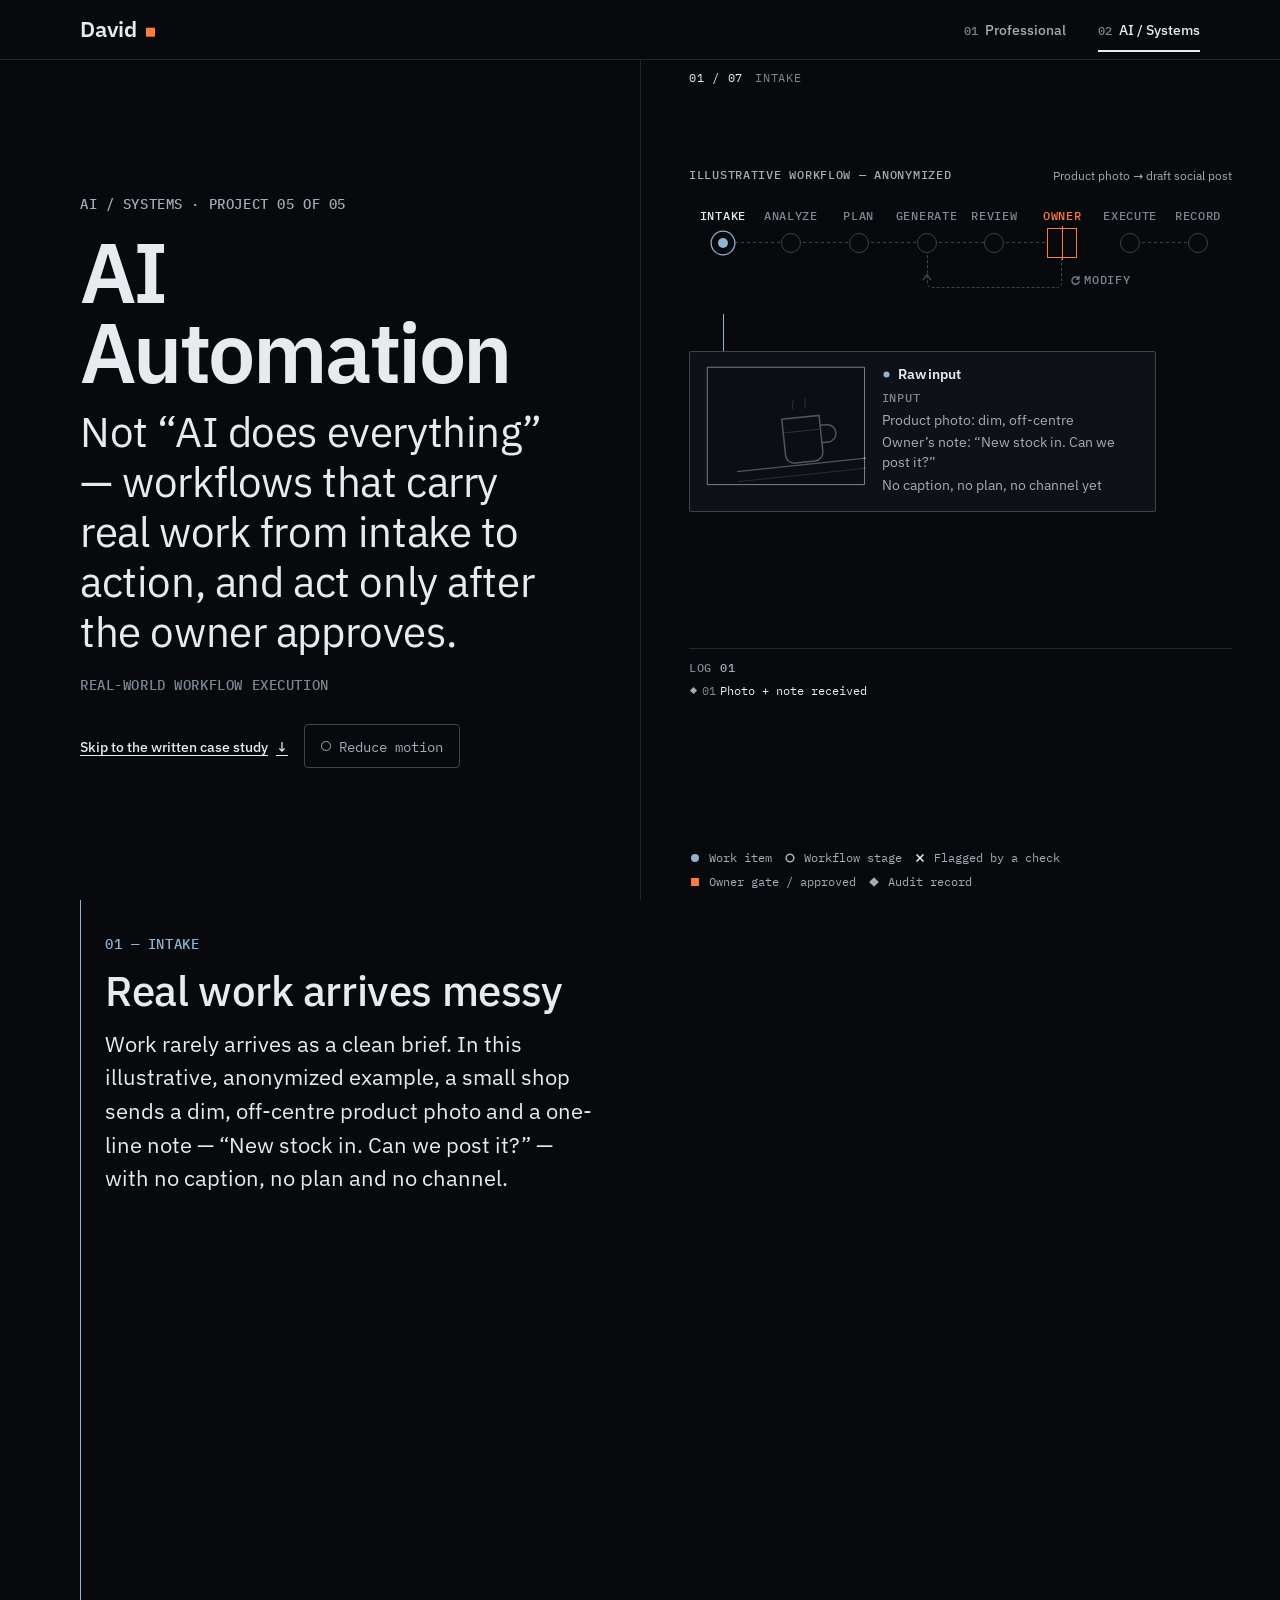
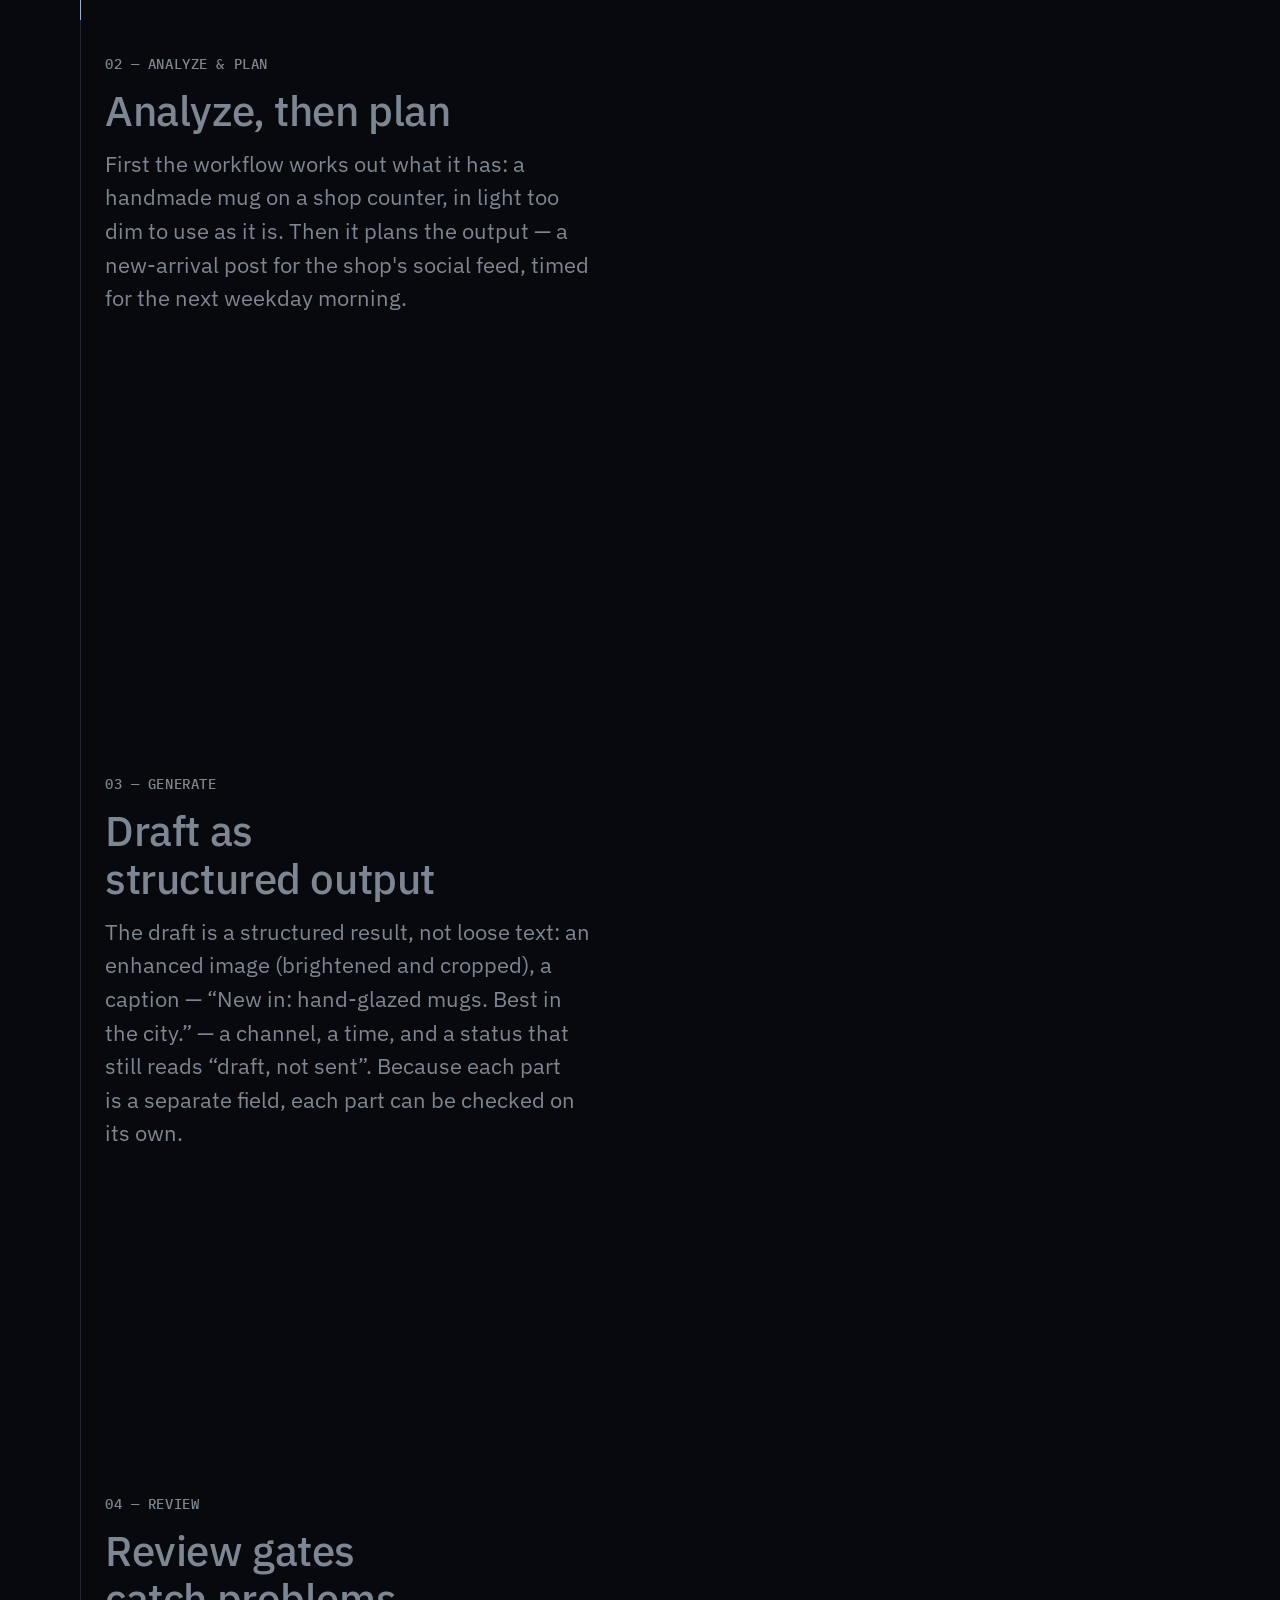
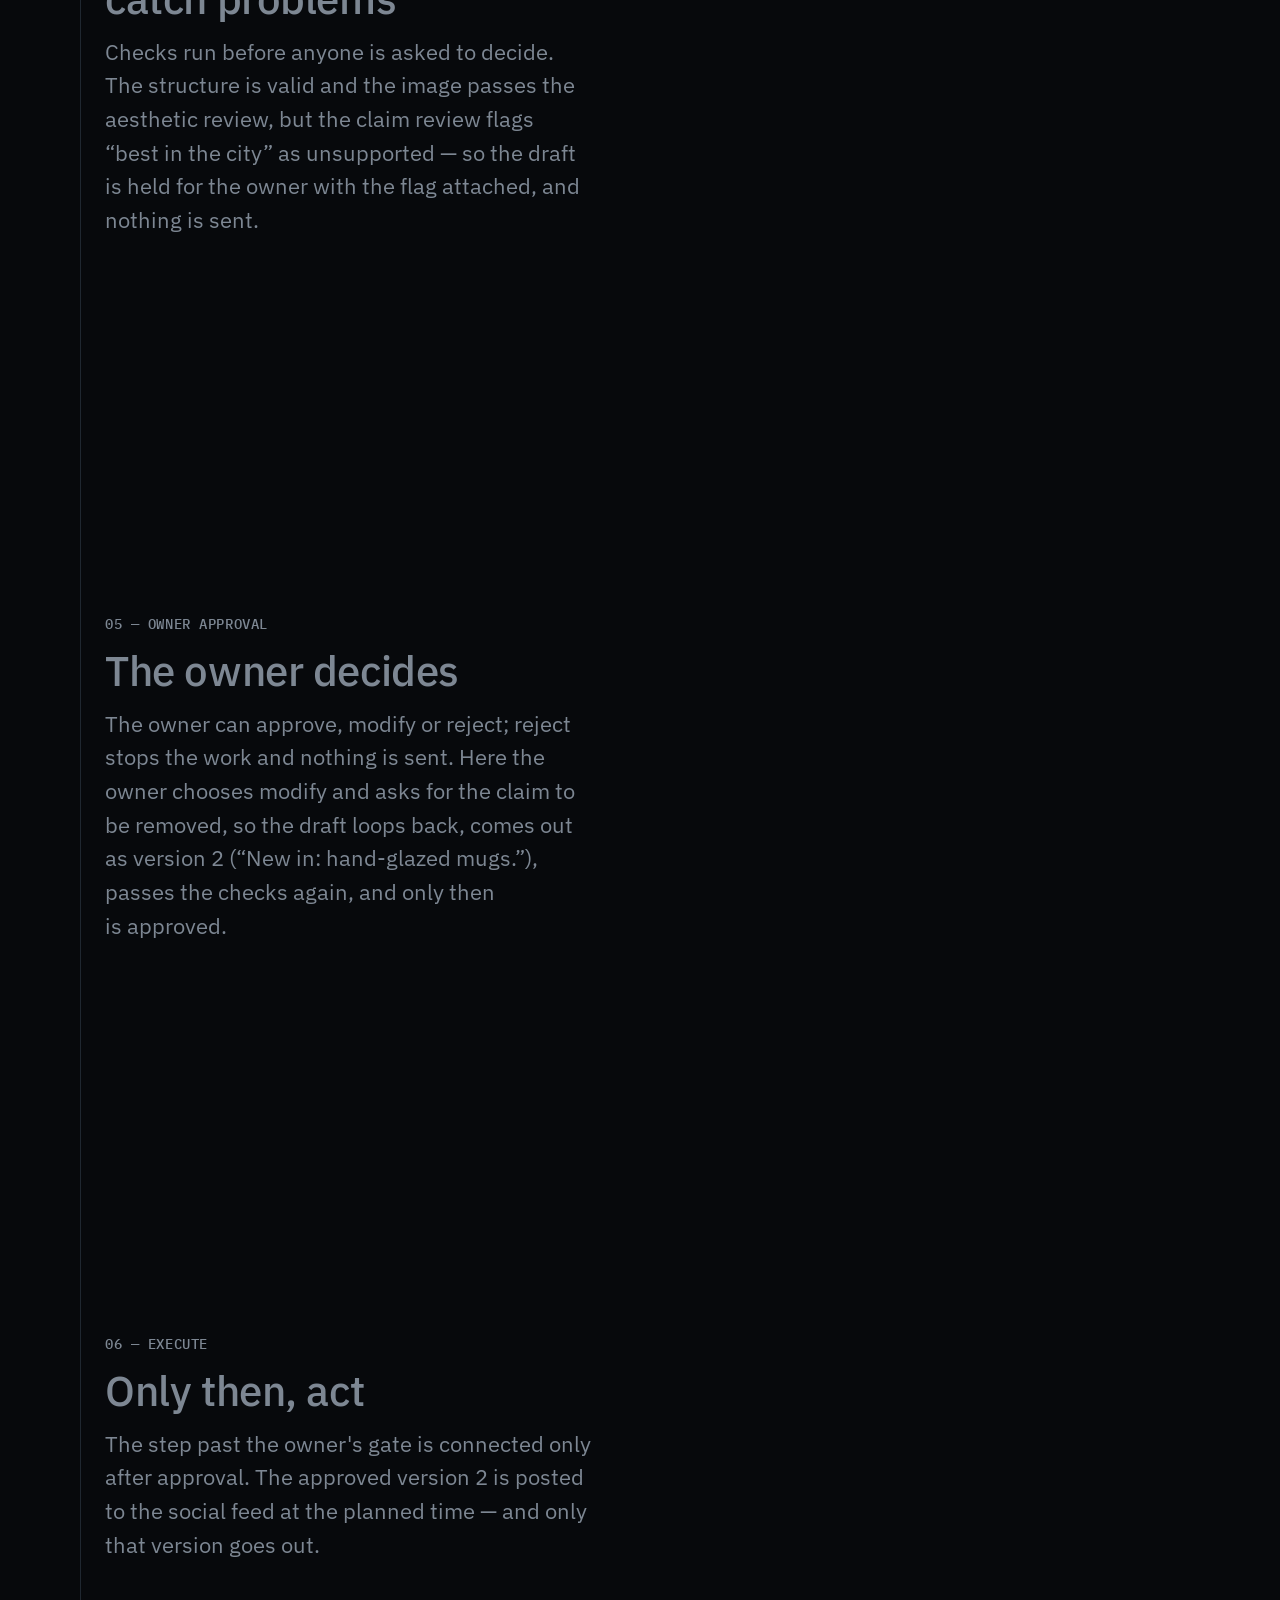
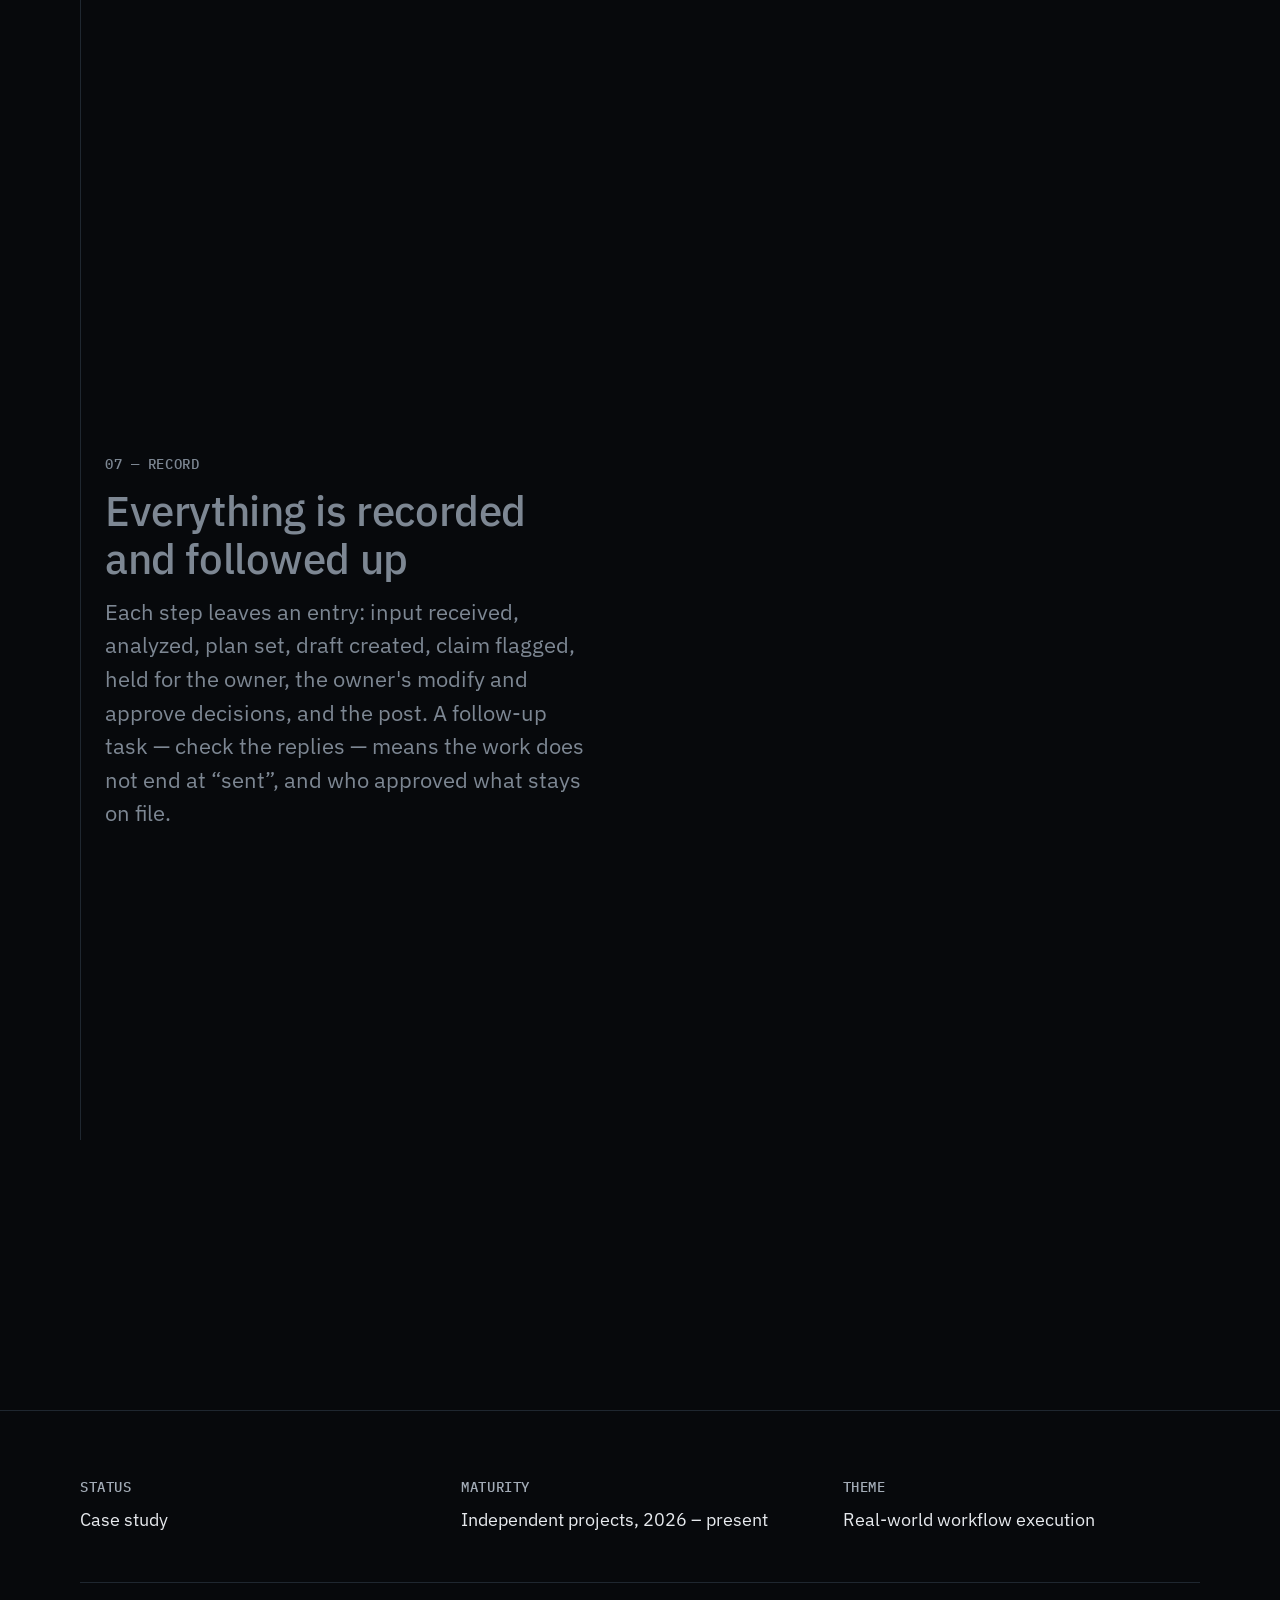
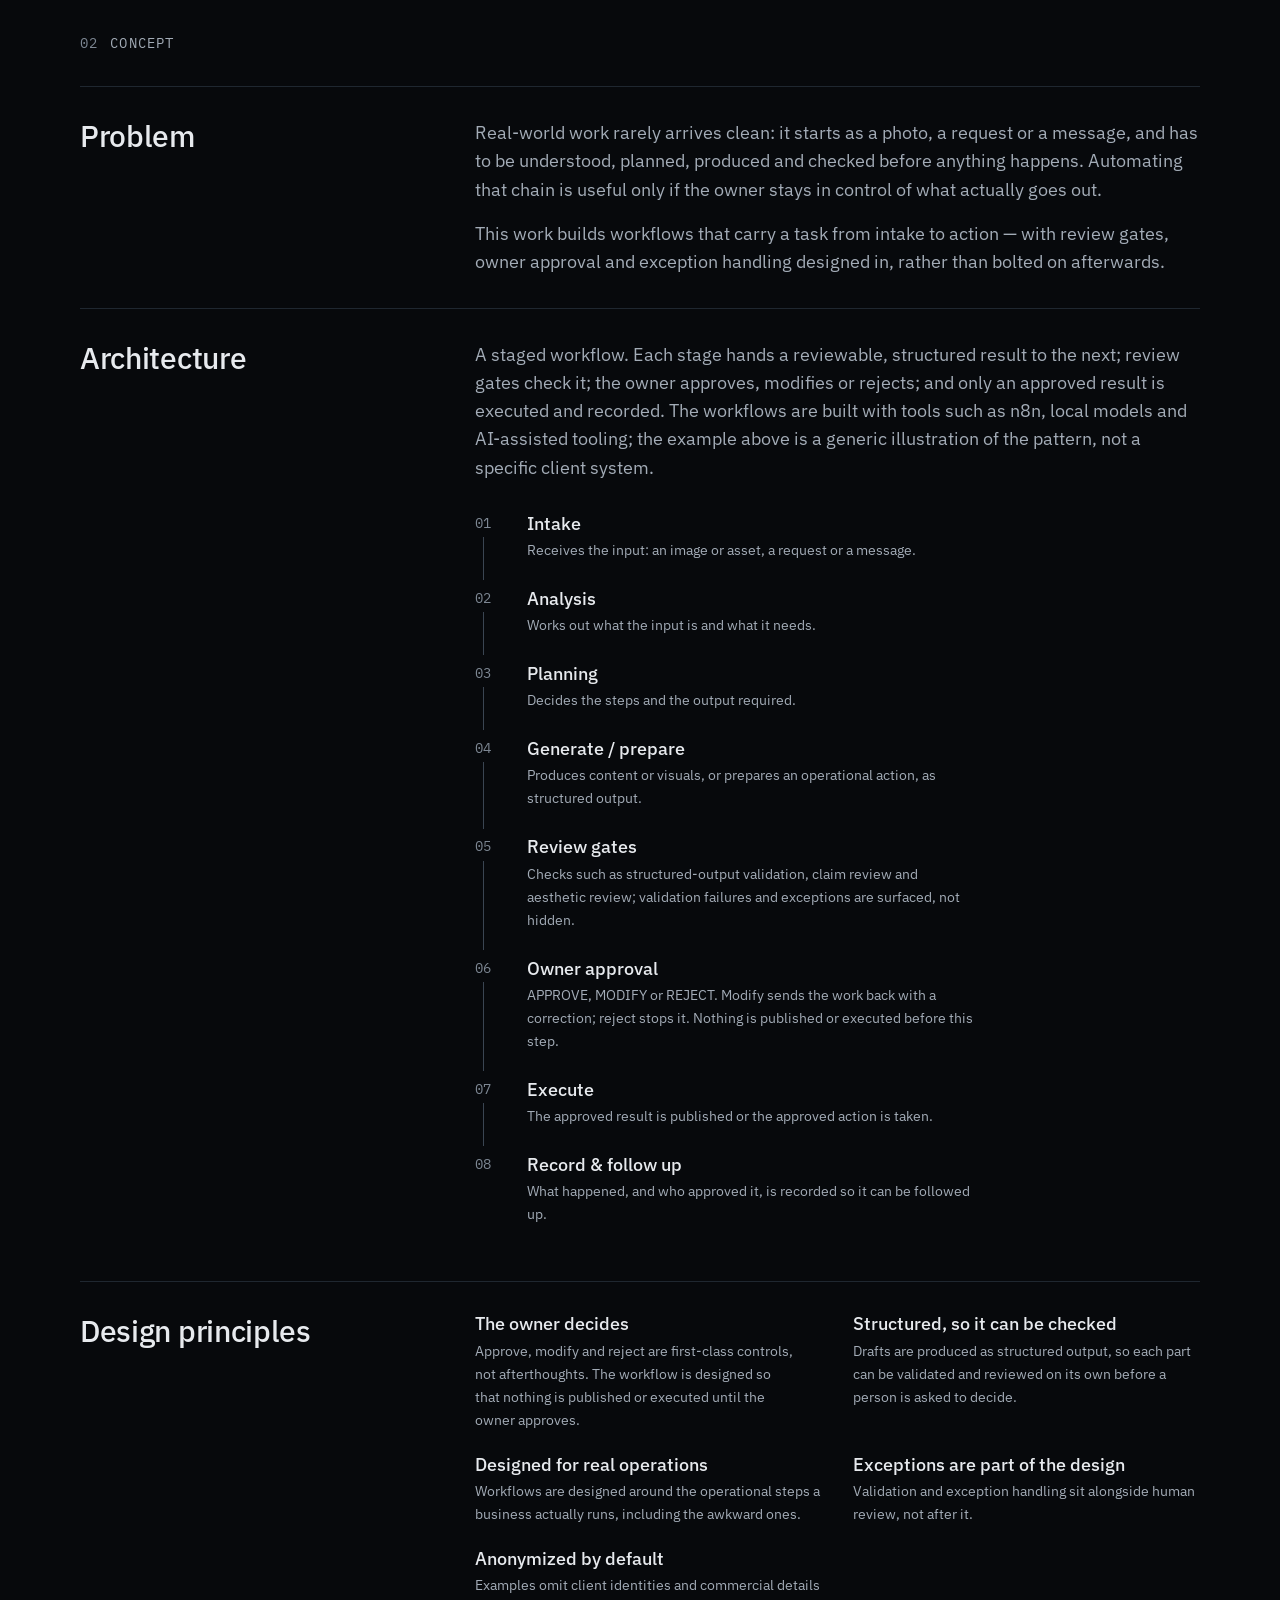
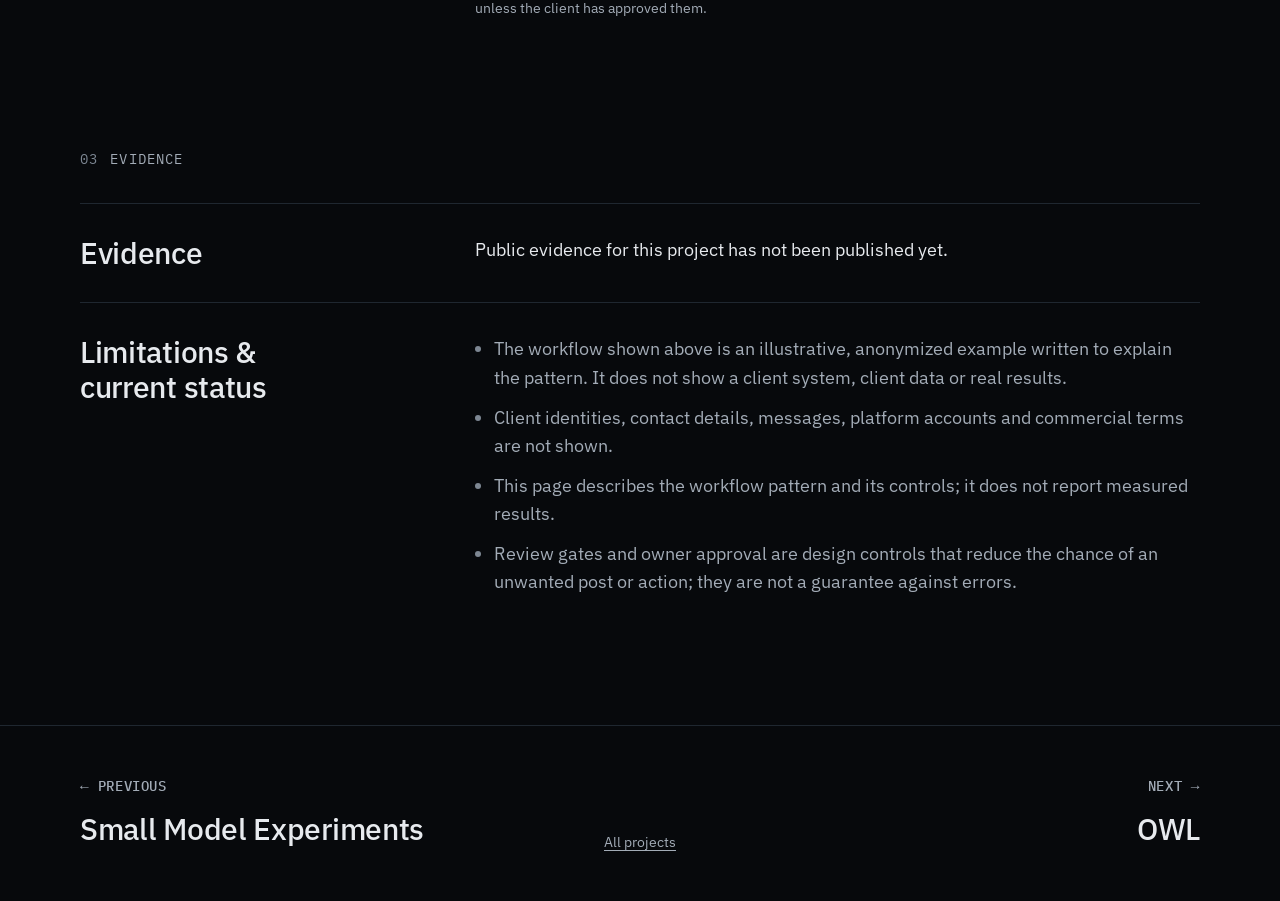
<file: ai/ai-automation.html>
<!DOCTYPE html><html lang="en"><head><meta charSet="utf-8"/><link rel="preconnect" href="/" crossorigin=""/><meta name="viewport" content="width=device-width, initial-scale=1"/><link rel="stylesheet" href="/_next/static/chunks/1g06uixa6csf_.css" data-precedence="next"/><link rel="stylesheet" href="/_next/static/chunks/3atovm6jnqale.css" data-precedence="next"/><link rel="stylesheet" href="/_next/static/chunks/2f7wmtkal3ajl.css" data-precedence="next"/><link rel="stylesheet" href="/_next/static/chunks/1qh0hfubm-ib6.css" data-precedence="next"/><link rel="preload" as="script" fetchPriority="low" href="/_next/static/chunks/3s6nzrbk-8mnv.js"/><script src="/_next/static/chunks/19mx3mg6lkumu.js" async=""></script><script src="/_next/static/chunks/1k__zuwipnzw8.js" async=""></script><script src="/_next/static/chunks/1eh83f1trsv72.js" async=""></script><script src="/_next/static/chunks/turbopack-240emmsb8zwhp.js" async=""></script><script src="/_next/static/chunks/3fntmmi971322.js" async=""></script><script src="/_next/static/chunks/0axdrs6tow-4n.js" async=""></script><script src="/_next/static/chunks/1_1660z0w0f_q.js" async=""></script><script src="/_next/static/chunks/0gvo93nnxjq0o.js" async=""></script><title>AI Automation — David</title><meta name="description" content="Not “AI does everything” — workflows that carry real work from intake to action, and act only after the owner approves."/><meta name="robots" content="index, follow"/><link rel="canonical" href="https://davidddcadd-crypto.github.io/ai/ai-automation"/><meta property="og:title" content="David — Real World &amp; AI Systems"/><meta property="og:description" content="Not “AI does everything” — workflows that carry real work from intake to action, and act only after the owner approves."/><meta property="og:site_name" content="David"/><meta property="og:type" content="website"/><meta name="twitter:card" content="summary"/><meta name="twitter:title" content="David — Real World &amp; AI Systems"/><meta name="twitter:description" content="Not “AI does everything” — workflows that carry real work from intake to action, and act only after the owner approves."/><link rel="icon" href="/icon.svg?icon.3u6x4h8s4v59d.svg" sizes="any" type="image/svg+xml"/><meta name="next-size-adjust" content=""/><script>try{var m=localStorage.getItem("motion-preference");if(m==="full"||m==="reduced")document.documentElement.dataset.motion=m}catch(e){}</script><script src="/_next/static/chunks/0cz1d0mv5g_q7.js" noModule=""></script></head><body><div hidden=""><!--$--><!--/$--></div><a class="skip-link" href="#main">Skip to content</a><div data-world="ai"><header class="SiteHeader-module__JMfsBq__header"><div class="SiteHeader-module__JMfsBq__inner"><a class="NameMark-module__IjEEFW__mark" aria-label="David — home" href="/"><span class="NameMark-module__IjEEFW__word" vt-name="world-name" vt-update="none">David</span><span class="NameMark-module__IjEEFW__signal" aria-hidden="true" vt-name="world-signal" vt-update="none"></span></a><nav aria-label="Worlds"><ul role="list" class="SiteHeader-module__JMfsBq__list"><li><a class="SiteHeader-module__JMfsBq__link" href="/professional"><span class="SiteHeader-module__JMfsBq__index" aria-hidden="true">01</span>Professional</a></li><li><a class="SiteHeader-module__JMfsBq__link" aria-current="page" href="/ai"><span class="SiteHeader-module__JMfsBq__index" aria-hidden="true">02</span>AI / Systems</a></li></ul></nav></div></header><main id="main"><section class="ProjectExperience-module__ekevLW__experience" data-scene="" aria-labelledby="project-title"><header class="ProjectExperience-module__ekevLW__hero"><p class="label">AI / Systems · Project <!-- -->05<!-- --> of <!-- -->05</p><h1 id="project-title" class="ProjectExperience-module__ekevLW__title">AI Automation</h1><p class="ProjectExperience-module__ekevLW__thesis">Not “AI does everything” — workflows that carry real work from intake to action, and act only after the owner approves.</p><p class="label ProjectExperience-module__ekevLW__theme">Real-world workflow execution</p><div class="ProjectExperience-module__ekevLW__actions"><a class="ProjectExperience-module__ekevLW__skip" href="#case-study">Skip to the written case study <span aria-hidden="true">↓</span></a></div></header><div class="ProjectExperience-module__ekevLW__stage"><div class="ProjectExperience-module__ekevLW__stageMeta" aria-hidden="true"><span class="ProjectExperience-module__ekevLW__stageStep">01<!-- --> / <!-- -->07</span><span>Intake</span></div><div class="ProjectExperience-module__ekevLW__canvas"><div class="SceneShell-module__H2uYTW__shell" data-renderer="svg"><div class="Automation-module__FgpIDq__root" role="img" aria-label="Illustrative, anonymized workflow board. A track of eight stations — intake, analyze, plan, generate, review, owner, execute, record — with the owner&#x27;s approval drawn as a gate. The work item sits at intake: a dim, off-centre product photo and the owner&#x27;s note, “New stock in. Can we post it?”, with no caption, plan or channel yet. The audit log records that the input was received." data-step="intake" data-motion="static"><div class="scene-type-module__LZbJUW__sceneType Automation-module__FgpIDq__frame" aria-hidden="true" style="--pos:0"><p class="scene-type-module__LZbJUW__sceneTag Automation-module__FgpIDq__head"><span class="Automation-module__FgpIDq__illustrative"><span class="Automation-module__FgpIDq__long">Illustrative workflow — anonymized</span><span class="Automation-module__FgpIDq__short">Illustrative · anonymized</span></span><span class="scene-type-module__LZbJUW__sceneNote Automation-module__FgpIDq__headItem">Product photo → draft social post</span></p><div class="Automation-module__FgpIDq__track"><ol class="scene-type-module__LZbJUW__sceneTag Automation-module__FgpIDq__labels"><li class="Automation-module__FgpIDq__label" data-state="current"><span class="Automation-module__FgpIDq__long">Intake</span><span class="Automation-module__FgpIDq__short">In</span></li><li class="Automation-module__FgpIDq__label" data-state="todo"><span class="Automation-module__FgpIDq__long">Analyze</span><span class="Automation-module__FgpIDq__short">Anl</span></li><li class="Automation-module__FgpIDq__label" data-state="todo"><span class="Automation-module__FgpIDq__long">Plan</span><span class="Automation-module__FgpIDq__short">Plan</span></li><li class="Automation-module__FgpIDq__label" data-state="todo"><span class="Automation-module__FgpIDq__long">Generate</span><span class="Automation-module__FgpIDq__short">Gen</span></li><li class="Automation-module__FgpIDq__label" data-state="todo"><span class="Automation-module__FgpIDq__long">Review</span><span class="Automation-module__FgpIDq__short">Rev</span></li><li class="Automation-module__FgpIDq__label" data-state="todo" data-gate="true"><span class="Automation-module__FgpIDq__long">Owner</span><span class="Automation-module__FgpIDq__short">Owner</span></li><li class="Automation-module__FgpIDq__label" data-state="todo"><span class="Automation-module__FgpIDq__long">Execute</span><span class="Automation-module__FgpIDq__short">Exec</span></li><li class="Automation-module__FgpIDq__label" data-state="todo"><span class="Automation-module__FgpIDq__long">Record</span><span class="Automation-module__FgpIDq__short">Rec</span></li></ol><div class="Automation-module__FgpIDq__rail"><span class="Automation-module__FgpIDq__seg" style="--i:0" data-state="todo"></span><span class="Automation-module__FgpIDq__seg" style="--i:1" data-state="todo"></span><span class="Automation-module__FgpIDq__seg" style="--i:2" data-state="todo"></span><span class="Automation-module__FgpIDq__seg" style="--i:3" data-state="todo"></span><span class="Automation-module__FgpIDq__seg" style="--i:4" data-state="todo"></span><span class="Automation-module__FgpIDq__seg" style="--i:5" data-state="gap"></span><span class="Automation-module__FgpIDq__seg" style="--i:6" data-state="todo"></span><span class="Automation-module__FgpIDq__node" style="--i:0" data-state="current"></span><span class="Automation-module__FgpIDq__node" style="--i:1" data-state="todo"></span><span class="Automation-module__FgpIDq__node" style="--i:2" data-state="todo"></span><span class="Automation-module__FgpIDq__node" style="--i:3" data-state="todo"></span><span class="Automation-module__FgpIDq__node" style="--i:4" data-state="todo"></span><span class="Automation-module__FgpIDq__gate" style="--i:5"><span class="Automation-module__FgpIDq__gateCore"></span></span><span class="Automation-module__FgpIDq__node" style="--i:6" data-state="todo"></span><span class="Automation-module__FgpIDq__node" style="--i:7" data-state="todo"></span><span class="Automation-module__FgpIDq__token"></span></div><div class="Automation-module__FgpIDq__loopRow"><span class="Automation-module__FgpIDq__loop"><svg viewBox="0 0 10 8" class="Automation-module__FgpIDq__loopHead" aria-hidden="true" focusable="false"><path d="M1 7 5 1.5 9 7" fill="none" stroke="currentColor" stroke-width="1.4" stroke-linejoin="round"></path></svg></span><span class="scene-type-module__LZbJUW__sceneTag Automation-module__FgpIDq__loopLabel"><svg viewBox="0 0 12 12" class="Automation-module__FgpIDq__loopMark" aria-hidden="true" focusable="false"><path d="M9.6 4.2A4 4 0 1 0 10 7M9.8 1.6v2.8H7" fill="none" stroke="currentColor" stroke-width="1.4" stroke-linecap="round" stroke-linejoin="round"></path></svg>Modify</span></div></div><div class="Automation-module__FgpIDq__stage"><span class="Automation-module__FgpIDq__pointer"></span><div class="Automation-module__FgpIDq__card"><span class="scene-type-module__LZbJUW__sceneTag Automation-module__FgpIDq__stamp"><svg viewBox="0 0 12 12" class="Automation-module__FgpIDq__stampMark" aria-hidden="true" focusable="false"><rect x="2" y="2" width="8" height="8" fill="currentColor"></rect></svg><span>Approved</span><span class="Automation-module__FgpIDq__stampBy">by owner</span></span><div class="Automation-module__FgpIDq__thumb"><svg viewBox="0 0 64 48" class="Automation-module__FgpIDq__photo" data-state="raw" aria-hidden="true" focusable="false"><rect x="0.5" y="0.5" width="63" height="47" fill="none" stroke="currentColor" stroke-width="1" opacity="0.5" vector-effect="non-scaling-stroke"></rect><g style="transform:translate(7px, 3px) rotate(-6deg);transform-origin:32px 24px;transition:transform 600ms cubic-bezier(0.2, 0.7, 0.2, 1), opacity 600ms;opacity:0.5"><path d="M4 36.5H60" stroke="currentColor" stroke-width="1.25" vector-effect="non-scaling-stroke"></path><path d="M4 40.5H60" stroke="currentColor" stroke-width="1" opacity="0.4" vector-effect="non-scaling-stroke"></path><path d="M24 17.5h15v14.5a3.5 3.5 0 0 1-3.5 3.5h-8a3.5 3.5 0 0 1-3.5-3.5Z" fill="none" stroke="currentColor" stroke-width="1.5" vector-effect="non-scaling-stroke"></path><path d="M39 21.5h2.5a3.5 3.5 0 0 1 0 7H39" fill="none" stroke="currentColor" stroke-width="1.5" vector-effect="non-scaling-stroke"></path><path d="M24.5 23h14" stroke="currentColor" stroke-width="1" opacity="0.5" vector-effect="non-scaling-stroke"></path><path d="M29 14c-1-1.5 1-2.5 0-4M34 14c-1-1.5 1-2.5 0-4" fill="none" stroke="currentColor" stroke-width="1" opacity="0.5" vector-effect="non-scaling-stroke"></path></g><rect x="1" y="1" width="62" height="46" fill="var(--bg)" opacity="0.35"></rect></svg></div><p class="scene-type-module__LZbJUW__sceneName Automation-module__FgpIDq__status"><svg viewBox="0 0 12 12" class="Automation-module__FgpIDq__statusMark" aria-hidden="true" focusable="false"><circle cx="6" cy="6" r="4" fill="currentColor"></circle></svg><span class="Automation-module__FgpIDq__long">Raw input</span><span class="Automation-module__FgpIDq__short">Raw input</span></p><div class="Automation-module__FgpIDq__body"><div class="Automation-module__FgpIDq__layer" data-active="true"><p class="scene-type-module__LZbJUW__sceneTag Automation-module__FgpIDq__tag">Input</p><ul class="Automation-module__FgpIDq__lines"><li class="Automation-module__FgpIDq__reveal" data-on="true"><span class="Automation-module__FgpIDq__long">Product photo: dim, off-centre</span><span class="Automation-module__FgpIDq__short">Photo: dim, off-centre</span></li><li class="Automation-module__FgpIDq__reveal" data-on="true"><span class="Automation-module__FgpIDq__long">Owner’s note: “New stock in. Can we post it?”</span><span class="Automation-module__FgpIDq__short">Note: “New stock. Post it?”</span></li><li class="Automation-module__FgpIDq__reveal" data-on="true"><span class="Automation-module__FgpIDq__long">No caption, no plan, no channel yet</span><span class="Automation-module__FgpIDq__short">No caption, no plan yet</span></li></ul></div><div class="Automation-module__FgpIDq__layer Automation-module__FgpIDq__groups"><div class="Automation-module__FgpIDq__reveal"><p class="scene-type-module__LZbJUW__sceneTag Automation-module__FgpIDq__tag">Analysis</p><ul class="Automation-module__FgpIDq__lines Automation-module__FgpIDq__long"><li><span class="Automation-module__FgpIDq__num">1</span><span class="scene-type-module__LZbJUW__sceneTag Automation-module__FgpIDq__key">Product</span> <!-- -->handmade mug</li><li><span class="Automation-module__FgpIDq__num">2</span><span class="scene-type-module__LZbJUW__sceneTag Automation-module__FgpIDq__key">Setting</span> <!-- -->shop counter</li><li><span class="Automation-module__FgpIDq__num">3</span><span class="scene-type-module__LZbJUW__sceneTag Automation-module__FgpIDq__key">Light</span> <!-- -->dim — needs fixing</li></ul><p class="Automation-module__FgpIDq__lines Automation-module__FgpIDq__short">Mug · shop counter · dim light</p></div><div class="Automation-module__FgpIDq__reveal"><p class="scene-type-module__LZbJUW__sceneTag Automation-module__FgpIDq__tag">Plan</p><ul class="Automation-module__FgpIDq__lines Automation-module__FgpIDq__long"><li><span class="scene-type-module__LZbJUW__sceneTag Automation-module__FgpIDq__key">Post type</span> <!-- -->new arrival</li><li><span class="scene-type-module__LZbJUW__sceneTag Automation-module__FgpIDq__key">Channel</span> <!-- -->social feed</li><li><span class="scene-type-module__LZbJUW__sceneTag Automation-module__FgpIDq__key">Timing</span> <!-- -->next weekday morning</li></ul><p class="Automation-module__FgpIDq__lines Automation-module__FgpIDq__short">Plan: new arrival · feed · weekday a.m.</p></div></div><div class="Automation-module__FgpIDq__layer"><p class="scene-type-module__LZbJUW__sceneTag Automation-module__FgpIDq__tag">Structured output</p><dl class="Automation-module__FgpIDq__fields"><div class="Automation-module__FgpIDq__reveal" data-extra="true"><dt class="scene-type-module__LZbJUW__sceneTag Automation-module__FgpIDq__key">image</dt><dd>enhanced: brightened, cropped</dd></div><div class="Automation-module__FgpIDq__reveal"><dt class="scene-type-module__LZbJUW__sceneTag Automation-module__FgpIDq__key">caption</dt><dd>“<!-- -->New in: hand-glazed mugs.<!-- --> <!-- -->Best in the city.<!-- -->”</dd></div><div class="Automation-module__FgpIDq__reveal" data-extra="true"><dt class="scene-type-module__LZbJUW__sceneTag Automation-module__FgpIDq__key">channel</dt><dd>social feed</dd></div><div class="Automation-module__FgpIDq__reveal" data-extra="true"><dt class="scene-type-module__LZbJUW__sceneTag Automation-module__FgpIDq__key">timing</dt><dd>weekday morning</dd></div><div class="Automation-module__FgpIDq__reveal"><dt class="scene-type-module__LZbJUW__sceneTag Automation-module__FgpIDq__key">status</dt><dd>draft — not sent</dd></div></dl></div><div class="Automation-module__FgpIDq__layer"><p class="scene-type-module__LZbJUW__sceneTag Automation-module__FgpIDq__tag">Review gates</p><ul class="Automation-module__FgpIDq__checks"><li class="Automation-module__FgpIDq__reveal" data-result="pass"><svg viewBox="0 0 12 12" class="Automation-module__FgpIDq__checkMark" aria-hidden="true" focusable="false"><path d="M2 6.4 4.8 9 10 3" fill="none" stroke="currentColor" stroke-width="1.6"></path></svg><span class="Automation-module__FgpIDq__long"><span class="scene-type-module__LZbJUW__sceneTag Automation-module__FgpIDq__key">Structure</span> <!-- -->all fields present and valid</span><span class="Automation-module__FgpIDq__short">Structure valid</span></li><li class="Automation-module__FgpIDq__reveal" data-result="flag"><svg viewBox="0 0 12 12" class="Automation-module__FgpIDq__checkMark" aria-hidden="true" focusable="false"><path d="M2.5 2.5 9.5 9.5M9.5 2.5 2.5 9.5" stroke="currentColor" stroke-width="1.6" fill="none"></path></svg><span class="Automation-module__FgpIDq__long"><span class="scene-type-module__LZbJUW__sceneTag Automation-module__FgpIDq__key">Claim</span> <!-- -->“Best in the city” — unsupported</span><span class="Automation-module__FgpIDq__short">Claim “best in the city” unsupported</span></li><li class="Automation-module__FgpIDq__reveal" data-result="pass"><svg viewBox="0 0 12 12" class="Automation-module__FgpIDq__checkMark" aria-hidden="true" focusable="false"><path d="M2 6.4 4.8 9 10 3" fill="none" stroke="currentColor" stroke-width="1.6"></path></svg><span class="Automation-module__FgpIDq__long"><span class="scene-type-module__LZbJUW__sceneTag Automation-module__FgpIDq__key">Aesthetic</span> <!-- -->crop and light pass</span><span class="Automation-module__FgpIDq__short">Aesthetic OK</span></li></ul><p class="Automation-module__FgpIDq__captionLine Automation-module__FgpIDq__reveal" data-extra="">“<!-- -->New in: hand-glazed mugs.<!-- --> <span class="Automation-module__FgpIDq__claim">Best in the city.</span>”</p><p class="scene-type-module__LZbJUW__sceneNote Automation-module__FgpIDq__held Automation-module__FgpIDq__reveal" data-extra=""><span class="Automation-module__FgpIDq__long">Held for the owner, flag attached — nothing sent</span><span class="Automation-module__FgpIDq__short">Held for owner · not sent</span></p></div><div class="Automation-module__FgpIDq__layer"><p class="scene-type-module__LZbJUW__sceneTag Automation-module__FgpIDq__tag">Owner decision</p><ul class="Automation-module__FgpIDq__choices Automation-module__FgpIDq__reveal"><li class="scene-type-module__LZbJUW__sceneTag Automation-module__FgpIDq__choice" data-choice="approve"><svg viewBox="0 0 12 12" class="Automation-module__FgpIDq__choiceMark" aria-hidden="true" focusable="false"><rect x="2" y="2" width="8" height="8" fill="currentColor"></rect></svg>Approve</li><li class="scene-type-module__LZbJUW__sceneTag Automation-module__FgpIDq__choice" data-choice="modify"><svg viewBox="0 0 12 12" class="Automation-module__FgpIDq__choiceMark" aria-hidden="true" focusable="false"><path d="M9.6 4.2A4 4 0 1 0 10 7M9.8 1.6v2.8H7" fill="none" stroke="currentColor" stroke-width="1.4" stroke-linecap="round" stroke-linejoin="round"></path></svg>Modify</li><li class="scene-type-module__LZbJUW__sceneTag Automation-module__FgpIDq__choice" data-choice="reject"><svg viewBox="0 0 12 12" class="Automation-module__FgpIDq__choiceMark" aria-hidden="true" focusable="false"><path d="M2.5 2.5 9.5 9.5M9.5 2.5 2.5 9.5" stroke="currentColor" stroke-width="1.6" fill="none"></path></svg>Reject</li></ul><p class="Automation-module__FgpIDq__note Automation-module__FgpIDq__reveal"><span class="Automation-module__FgpIDq__long">Modify: remove “best in the city”</span><span class="Automation-module__FgpIDq__short">Modify: remove the claim</span></p><p class="Automation-module__FgpIDq__note Automation-module__FgpIDq__reveal"><span class="Automation-module__FgpIDq__long">Draft v2 re-checked: structure, claim, aesthetic pass</span><span class="Automation-module__FgpIDq__short">v2 re-checked: all pass</span></p><p class="Automation-module__FgpIDq__captionLine Automation-module__FgpIDq__reveal" data-extra="">“<!-- -->New in: hand-glazed mugs.<!-- --> <span class="Automation-module__FgpIDq__removed">Best in the city.</span>”</p><p class="scene-type-module__LZbJUW__sceneNote Automation-module__FgpIDq__rejectNote Automation-module__FgpIDq__reveal" data-extra=""><svg viewBox="0 0 12 12" class="Automation-module__FgpIDq__inlineMark" aria-hidden="true" focusable="false"><path d="M2.5 2.5 9.5 9.5M9.5 2.5 2.5 9.5" stroke="currentColor" stroke-width="1.6" fill="none"></path></svg>Reject would stop here: nothing is sent.</p></div><div class="Automation-module__FgpIDq__layer"><p class="scene-type-module__LZbJUW__sceneTag Automation-module__FgpIDq__tag">Execute</p><ul class="Automation-module__FgpIDq__lines"><li class="Automation-module__FgpIDq__reveal"><span class="Automation-module__FgpIDq__long">Gate open: approved v2 released</span><span class="Automation-module__FgpIDq__short">Gate open: v2 released</span></li><li class="Automation-module__FgpIDq__reveal"><span class="Automation-module__FgpIDq__long">Posted to the social feed at the planned time</span><span class="Automation-module__FgpIDq__short">Posted to the feed</span></li><li class="Automation-module__FgpIDq__reveal" data-extra="true"><span class="Automation-module__FgpIDq__long">Only the approved version goes out</span><span class="Automation-module__FgpIDq__short">Only the approved version</span></li></ul><p class="Automation-module__FgpIDq__captionLine Automation-module__FgpIDq__reveal" data-extra="">“<!-- -->New in: hand-glazed mugs.<!-- -->”</p></div><div class="Automation-module__FgpIDq__layer"><p class="scene-type-module__LZbJUW__sceneTag Automation-module__FgpIDq__tag">Record &amp; follow-up</p><ul class="Automation-module__FgpIDq__lines"><li class="Automation-module__FgpIDq__reveal"><span class="Automation-module__FgpIDq__long">Record: input, plan, both drafts, checks, owner decisions, post</span><span class="Automation-module__FgpIDq__short">Record: drafts, checks, decisions</span></li><li class="Automation-module__FgpIDq__reveal"><span class="Automation-module__FgpIDq__long">Follow-up task: check the replies</span><span class="Automation-module__FgpIDq__short">Follow-up: check the replies</span></li><li class="Automation-module__FgpIDq__reveal" data-extra="true"><span class="Automation-module__FgpIDq__long">Who approved what stays on file</span><span class="Automation-module__FgpIDq__short">Approvals stay on file</span></li></ul></div></div></div><div class="Automation-module__FgpIDq__card" data-ghost="true"><span class="scene-type-module__LZbJUW__sceneTag Automation-module__FgpIDq__stamp"><svg viewBox="0 0 12 12" class="Automation-module__FgpIDq__stampMark" aria-hidden="true" focusable="false"><rect x="2" y="2" width="8" height="8" fill="currentColor"></rect></svg><span>Approved</span><span class="Automation-module__FgpIDq__stampBy">by owner</span></span><div class="Automation-module__FgpIDq__thumb"><svg viewBox="0 0 64 48" class="Automation-module__FgpIDq__photo" data-state="raw" aria-hidden="true" focusable="false"><rect x="0.5" y="0.5" width="63" height="47" fill="none" stroke="currentColor" stroke-width="1" opacity="0.5" vector-effect="non-scaling-stroke"></rect><g style="transform:translate(7px, 3px) rotate(-6deg);transform-origin:32px 24px;transition:transform 600ms cubic-bezier(0.2, 0.7, 0.2, 1), opacity 600ms;opacity:0.5"><path d="M4 36.5H60" stroke="currentColor" stroke-width="1.25" vector-effect="non-scaling-stroke"></path><path d="M4 40.5H60" stroke="currentColor" stroke-width="1" opacity="0.4" vector-effect="non-scaling-stroke"></path><path d="M24 17.5h15v14.5a3.5 3.5 0 0 1-3.5 3.5h-8a3.5 3.5 0 0 1-3.5-3.5Z" fill="none" stroke="currentColor" stroke-width="1.5" vector-effect="non-scaling-stroke"></path><path d="M39 21.5h2.5a3.5 3.5 0 0 1 0 7H39" fill="none" stroke="currentColor" stroke-width="1.5" vector-effect="non-scaling-stroke"></path><path d="M24.5 23h14" stroke="currentColor" stroke-width="1" opacity="0.5" vector-effect="non-scaling-stroke"></path><path d="M29 14c-1-1.5 1-2.5 0-4M34 14c-1-1.5 1-2.5 0-4" fill="none" stroke="currentColor" stroke-width="1" opacity="0.5" vector-effect="non-scaling-stroke"></path></g><rect x="1" y="1" width="62" height="46" fill="var(--bg)" opacity="0.35"></rect></svg></div><p class="scene-type-module__LZbJUW__sceneName Automation-module__FgpIDq__status"><svg viewBox="0 0 12 12" class="Automation-module__FgpIDq__statusMark" aria-hidden="true" focusable="false"><circle cx="6" cy="6" r="4" fill="currentColor"></circle></svg><span class="Automation-module__FgpIDq__long">Raw input</span><span class="Automation-module__FgpIDq__short">Raw input</span></p><div class="Automation-module__FgpIDq__body"><div class="Automation-module__FgpIDq__layer" data-active="true"><p class="scene-type-module__LZbJUW__sceneTag Automation-module__FgpIDq__tag">Input</p><ul class="Automation-module__FgpIDq__lines"><li class="Automation-module__FgpIDq__reveal" data-on="true"><span class="Automation-module__FgpIDq__long">Product photo: dim, off-centre</span><span class="Automation-module__FgpIDq__short">Photo: dim, off-centre</span></li><li class="Automation-module__FgpIDq__reveal" data-on="true"><span class="Automation-module__FgpIDq__long">Owner’s note: “New stock in. Can we post it?”</span><span class="Automation-module__FgpIDq__short">Note: “New stock. Post it?”</span></li><li class="Automation-module__FgpIDq__reveal" data-on="true"><span class="Automation-module__FgpIDq__long">No caption, no plan, no channel yet</span><span class="Automation-module__FgpIDq__short">No caption, no plan yet</span></li></ul></div><div class="Automation-module__FgpIDq__layer Automation-module__FgpIDq__groups"><div class="Automation-module__FgpIDq__reveal"><p class="scene-type-module__LZbJUW__sceneTag Automation-module__FgpIDq__tag">Analysis</p><ul class="Automation-module__FgpIDq__lines Automation-module__FgpIDq__long"><li><span class="Automation-module__FgpIDq__num">1</span><span class="scene-type-module__LZbJUW__sceneTag Automation-module__FgpIDq__key">Product</span> <!-- -->handmade mug</li><li><span class="Automation-module__FgpIDq__num">2</span><span class="scene-type-module__LZbJUW__sceneTag Automation-module__FgpIDq__key">Setting</span> <!-- -->shop counter</li><li><span class="Automation-module__FgpIDq__num">3</span><span class="scene-type-module__LZbJUW__sceneTag Automation-module__FgpIDq__key">Light</span> <!-- -->dim — needs fixing</li></ul><p class="Automation-module__FgpIDq__lines Automation-module__FgpIDq__short">Mug · shop counter · dim light</p></div><div class="Automation-module__FgpIDq__reveal"><p class="scene-type-module__LZbJUW__sceneTag Automation-module__FgpIDq__tag">Plan</p><ul class="Automation-module__FgpIDq__lines Automation-module__FgpIDq__long"><li><span class="scene-type-module__LZbJUW__sceneTag Automation-module__FgpIDq__key">Post type</span> <!-- -->new arrival</li><li><span class="scene-type-module__LZbJUW__sceneTag Automation-module__FgpIDq__key">Channel</span> <!-- -->social feed</li><li><span class="scene-type-module__LZbJUW__sceneTag Automation-module__FgpIDq__key">Timing</span> <!-- -->next weekday morning</li></ul><p class="Automation-module__FgpIDq__lines Automation-module__FgpIDq__short">Plan: new arrival · feed · weekday a.m.</p></div></div><div class="Automation-module__FgpIDq__layer"><p class="scene-type-module__LZbJUW__sceneTag Automation-module__FgpIDq__tag">Structured output</p><dl class="Automation-module__FgpIDq__fields"><div class="Automation-module__FgpIDq__reveal" data-extra="true"><dt class="scene-type-module__LZbJUW__sceneTag Automation-module__FgpIDq__key">image</dt><dd>enhanced: brightened, cropped</dd></div><div class="Automation-module__FgpIDq__reveal"><dt class="scene-type-module__LZbJUW__sceneTag Automation-module__FgpIDq__key">caption</dt><dd>“<!-- -->New in: hand-glazed mugs.<!-- --> <!-- -->Best in the city.<!-- -->”</dd></div><div class="Automation-module__FgpIDq__reveal" data-extra="true"><dt class="scene-type-module__LZbJUW__sceneTag Automation-module__FgpIDq__key">channel</dt><dd>social feed</dd></div><div class="Automation-module__FgpIDq__reveal" data-extra="true"><dt class="scene-type-module__LZbJUW__sceneTag Automation-module__FgpIDq__key">timing</dt><dd>weekday morning</dd></div><div class="Automation-module__FgpIDq__reveal"><dt class="scene-type-module__LZbJUW__sceneTag Automation-module__FgpIDq__key">status</dt><dd>draft — not sent</dd></div></dl></div><div class="Automation-module__FgpIDq__layer"><p class="scene-type-module__LZbJUW__sceneTag Automation-module__FgpIDq__tag">Review gates</p><ul class="Automation-module__FgpIDq__checks"><li class="Automation-module__FgpIDq__reveal" data-result="pass"><svg viewBox="0 0 12 12" class="Automation-module__FgpIDq__checkMark" aria-hidden="true" focusable="false"><path d="M2 6.4 4.8 9 10 3" fill="none" stroke="currentColor" stroke-width="1.6"></path></svg><span class="Automation-module__FgpIDq__long"><span class="scene-type-module__LZbJUW__sceneTag Automation-module__FgpIDq__key">Structure</span> <!-- -->all fields present and valid</span><span class="Automation-module__FgpIDq__short">Structure valid</span></li><li class="Automation-module__FgpIDq__reveal" data-result="flag"><svg viewBox="0 0 12 12" class="Automation-module__FgpIDq__checkMark" aria-hidden="true" focusable="false"><path d="M2.5 2.5 9.5 9.5M9.5 2.5 2.5 9.5" stroke="currentColor" stroke-width="1.6" fill="none"></path></svg><span class="Automation-module__FgpIDq__long"><span class="scene-type-module__LZbJUW__sceneTag Automation-module__FgpIDq__key">Claim</span> <!-- -->“Best in the city” — unsupported</span><span class="Automation-module__FgpIDq__short">Claim “best in the city” unsupported</span></li><li class="Automation-module__FgpIDq__reveal" data-result="pass"><svg viewBox="0 0 12 12" class="Automation-module__FgpIDq__checkMark" aria-hidden="true" focusable="false"><path d="M2 6.4 4.8 9 10 3" fill="none" stroke="currentColor" stroke-width="1.6"></path></svg><span class="Automation-module__FgpIDq__long"><span class="scene-type-module__LZbJUW__sceneTag Automation-module__FgpIDq__key">Aesthetic</span> <!-- -->crop and light pass</span><span class="Automation-module__FgpIDq__short">Aesthetic OK</span></li></ul><p class="Automation-module__FgpIDq__captionLine Automation-module__FgpIDq__reveal" data-extra="">“<!-- -->New in: hand-glazed mugs.<!-- --> <span class="Automation-module__FgpIDq__claim">Best in the city.</span>”</p><p class="scene-type-module__LZbJUW__sceneNote Automation-module__FgpIDq__held Automation-module__FgpIDq__reveal" data-extra=""><span class="Automation-module__FgpIDq__long">Held for the owner, flag attached — nothing sent</span><span class="Automation-module__FgpIDq__short">Held for owner · not sent</span></p></div><div class="Automation-module__FgpIDq__layer"><p class="scene-type-module__LZbJUW__sceneTag Automation-module__FgpIDq__tag">Owner decision</p><ul class="Automation-module__FgpIDq__choices Automation-module__FgpIDq__reveal"><li class="scene-type-module__LZbJUW__sceneTag Automation-module__FgpIDq__choice" data-choice="approve"><svg viewBox="0 0 12 12" class="Automation-module__FgpIDq__choiceMark" aria-hidden="true" focusable="false"><rect x="2" y="2" width="8" height="8" fill="currentColor"></rect></svg>Approve</li><li class="scene-type-module__LZbJUW__sceneTag Automation-module__FgpIDq__choice" data-choice="modify"><svg viewBox="0 0 12 12" class="Automation-module__FgpIDq__choiceMark" aria-hidden="true" focusable="false"><path d="M9.6 4.2A4 4 0 1 0 10 7M9.8 1.6v2.8H7" fill="none" stroke="currentColor" stroke-width="1.4" stroke-linecap="round" stroke-linejoin="round"></path></svg>Modify</li><li class="scene-type-module__LZbJUW__sceneTag Automation-module__FgpIDq__choice" data-choice="reject"><svg viewBox="0 0 12 12" class="Automation-module__FgpIDq__choiceMark" aria-hidden="true" focusable="false"><path d="M2.5 2.5 9.5 9.5M9.5 2.5 2.5 9.5" stroke="currentColor" stroke-width="1.6" fill="none"></path></svg>Reject</li></ul><p class="Automation-module__FgpIDq__note Automation-module__FgpIDq__reveal"><span class="Automation-module__FgpIDq__long">Modify: remove “best in the city”</span><span class="Automation-module__FgpIDq__short">Modify: remove the claim</span></p><p class="Automation-module__FgpIDq__note Automation-module__FgpIDq__reveal"><span class="Automation-module__FgpIDq__long">Draft v2 re-checked: structure, claim, aesthetic pass</span><span class="Automation-module__FgpIDq__short">v2 re-checked: all pass</span></p><p class="Automation-module__FgpIDq__captionLine Automation-module__FgpIDq__reveal" data-extra="">“<!-- -->New in: hand-glazed mugs.<!-- --> <span class="Automation-module__FgpIDq__removed">Best in the city.</span>”</p><p class="scene-type-module__LZbJUW__sceneNote Automation-module__FgpIDq__rejectNote Automation-module__FgpIDq__reveal" data-extra=""><svg viewBox="0 0 12 12" class="Automation-module__FgpIDq__inlineMark" aria-hidden="true" focusable="false"><path d="M2.5 2.5 9.5 9.5M9.5 2.5 2.5 9.5" stroke="currentColor" stroke-width="1.6" fill="none"></path></svg>Reject would stop here: nothing is sent.</p></div><div class="Automation-module__FgpIDq__layer"><p class="scene-type-module__LZbJUW__sceneTag Automation-module__FgpIDq__tag">Execute</p><ul class="Automation-module__FgpIDq__lines"><li class="Automation-module__FgpIDq__reveal"><span class="Automation-module__FgpIDq__long">Gate open: approved v2 released</span><span class="Automation-module__FgpIDq__short">Gate open: v2 released</span></li><li class="Automation-module__FgpIDq__reveal"><span class="Automation-module__FgpIDq__long">Posted to the social feed at the planned time</span><span class="Automation-module__FgpIDq__short">Posted to the feed</span></li><li class="Automation-module__FgpIDq__reveal" data-extra="true"><span class="Automation-module__FgpIDq__long">Only the approved version goes out</span><span class="Automation-module__FgpIDq__short">Only the approved version</span></li></ul><p class="Automation-module__FgpIDq__captionLine Automation-module__FgpIDq__reveal" data-extra="">“<!-- -->New in: hand-glazed mugs.<!-- -->”</p></div><div class="Automation-module__FgpIDq__layer"><p class="scene-type-module__LZbJUW__sceneTag Automation-module__FgpIDq__tag">Record &amp; follow-up</p><ul class="Automation-module__FgpIDq__lines"><li class="Automation-module__FgpIDq__reveal"><span class="Automation-module__FgpIDq__long">Record: input, plan, both drafts, checks, owner decisions, post</span><span class="Automation-module__FgpIDq__short">Record: drafts, checks, decisions</span></li><li class="Automation-module__FgpIDq__reveal"><span class="Automation-module__FgpIDq__long">Follow-up task: check the replies</span><span class="Automation-module__FgpIDq__short">Follow-up: check the replies</span></li><li class="Automation-module__FgpIDq__reveal" data-extra="true"><span class="Automation-module__FgpIDq__long">Who approved what stays on file</span><span class="Automation-module__FgpIDq__short">Approvals stay on file</span></li></ul></div></div></div></div><div class="Automation-module__FgpIDq__log"><p class="scene-type-module__LZbJUW__sceneTag Automation-module__FgpIDq__logLabel">Log <span class="Automation-module__FgpIDq__logCount">01</span></p><ol class="Automation-module__FgpIDq__logList"><li class="Automation-module__FgpIDq__entry" data-on="true"><svg viewBox="0 0 12 12" class="Automation-module__FgpIDq__entryMark" aria-hidden="true" focusable="false"><path d="M6 1.2 10.8 6 6 10.8 1.2 6Z" fill="currentColor"></path></svg><span class="Automation-module__FgpIDq__entryNum">01</span><span class="Automation-module__FgpIDq__long">Photo + note received</span><span class="Automation-module__FgpIDq__short">Input in</span></li><li class="Automation-module__FgpIDq__entry"><svg viewBox="0 0 12 12" class="Automation-module__FgpIDq__entryMark" aria-hidden="true" focusable="false"><path d="M6 1.2 10.8 6 6 10.8 1.2 6Z" fill="currentColor"></path></svg><span class="Automation-module__FgpIDq__entryNum">02</span><span class="Automation-module__FgpIDq__long">Analyzed</span><span class="Automation-module__FgpIDq__short">Analyzed</span></li><li class="Automation-module__FgpIDq__entry"><svg viewBox="0 0 12 12" class="Automation-module__FgpIDq__entryMark" aria-hidden="true" focusable="false"><path d="M6 1.2 10.8 6 6 10.8 1.2 6Z" fill="currentColor"></path></svg><span class="Automation-module__FgpIDq__entryNum">03</span><span class="Automation-module__FgpIDq__long">Plan set</span><span class="Automation-module__FgpIDq__short">Planned</span></li><li class="Automation-module__FgpIDq__entry"><svg viewBox="0 0 12 12" class="Automation-module__FgpIDq__entryMark" aria-hidden="true" focusable="false"><path d="M6 1.2 10.8 6 6 10.8 1.2 6Z" fill="currentColor"></path></svg><span class="Automation-module__FgpIDq__entryNum">04</span><span class="Automation-module__FgpIDq__long">Draft v1 created</span><span class="Automation-module__FgpIDq__short">Draft v1</span></li><li class="Automation-module__FgpIDq__entry"><svg viewBox="0 0 12 12" class="Automation-module__FgpIDq__entryMark" aria-hidden="true" focusable="false"><path d="M6 1.2 10.8 6 6 10.8 1.2 6Z" fill="currentColor"></path></svg><span class="Automation-module__FgpIDq__entryNum">05</span><span class="Automation-module__FgpIDq__long">Claim flagged</span><span class="Automation-module__FgpIDq__short">Flagged</span></li><li class="Automation-module__FgpIDq__entry"><svg viewBox="0 0 12 12" class="Automation-module__FgpIDq__entryMark" aria-hidden="true" focusable="false"><path d="M6 1.2 10.8 6 6 10.8 1.2 6Z" fill="currentColor"></path></svg><span class="Automation-module__FgpIDq__entryNum">06</span><span class="Automation-module__FgpIDq__long">Held for owner</span><span class="Automation-module__FgpIDq__short">Held</span></li><li class="Automation-module__FgpIDq__entry"><svg viewBox="0 0 12 12" class="Automation-module__FgpIDq__entryMark" aria-hidden="true" focusable="false"><path d="M6 1.2 10.8 6 6 10.8 1.2 6Z" fill="currentColor"></path></svg><span class="Automation-module__FgpIDq__entryNum">07</span><span class="Automation-module__FgpIDq__long">Owner: modify</span><span class="Automation-module__FgpIDq__short">Modify</span></li><li class="Automation-module__FgpIDq__entry"><svg viewBox="0 0 12 12" class="Automation-module__FgpIDq__entryMark" aria-hidden="true" focusable="false"><path d="M6 1.2 10.8 6 6 10.8 1.2 6Z" fill="currentColor"></path></svg><span class="Automation-module__FgpIDq__entryNum">08</span><span class="Automation-module__FgpIDq__long">Draft v2 passed checks</span><span class="Automation-module__FgpIDq__short">v2 passed</span></li><li class="Automation-module__FgpIDq__entry"><svg viewBox="0 0 12 12" class="Automation-module__FgpIDq__entryMark" aria-hidden="true" focusable="false"><path d="M6 1.2 10.8 6 6 10.8 1.2 6Z" fill="currentColor"></path></svg><span class="Automation-module__FgpIDq__entryNum">09</span><span class="Automation-module__FgpIDq__long">Owner: approve</span><span class="Automation-module__FgpIDq__short">Approved</span></li><li class="Automation-module__FgpIDq__entry"><svg viewBox="0 0 12 12" class="Automation-module__FgpIDq__entryMark" aria-hidden="true" focusable="false"><path d="M6 1.2 10.8 6 6 10.8 1.2 6Z" fill="currentColor"></path></svg><span class="Automation-module__FgpIDq__entryNum">10</span><span class="Automation-module__FgpIDq__long">Posted</span><span class="Automation-module__FgpIDq__short">Posted</span></li><li class="Automation-module__FgpIDq__entry"><svg viewBox="0 0 12 12" class="Automation-module__FgpIDq__entryMark" aria-hidden="true" focusable="false"><path d="M6 1.2 10.8 6 6 10.8 1.2 6Z" fill="currentColor"></path></svg><span class="Automation-module__FgpIDq__entryNum">11</span><span class="Automation-module__FgpIDq__long">Recorded</span><span class="Automation-module__FgpIDq__short">Recorded</span></li><li class="Automation-module__FgpIDq__entry"><svg viewBox="0 0 12 12" class="Automation-module__FgpIDq__entryMark" aria-hidden="true" focusable="false"><path d="M6 1.2 10.8 6 6 10.8 1.2 6Z" fill="currentColor"></path></svg><span class="Automation-module__FgpIDq__entryNum">12</span><span class="Automation-module__FgpIDq__long">Follow-up set</span><span class="Automation-module__FgpIDq__short">Follow-up</span></li></ol></div></div></div></div></div><ul role="list" class="ProjectExperience-module__ekevLW__legend" aria-label="Diagram key"><li><svg viewBox="0 0 12 12" width="12" height="12" aria-hidden="true" focusable="false" style="color:var(--cool)"><circle cx="6" cy="6" r="4" fill="currentColor"></circle></svg><span class="visually-hidden">(<!-- -->solid dot<!-- -->)</span>Work item</li><li><svg viewBox="0 0 12 12" width="12" height="12" aria-hidden="true" focusable="false" style="color:var(--ink-2)"><circle cx="6" cy="6" r="3.8" fill="none" stroke="currentColor" stroke-width="1.6"></circle></svg><span class="visually-hidden">(<!-- -->ring<!-- -->)</span>Workflow stage</li><li data-off=""><svg viewBox="0 0 12 12" width="12" height="12" aria-hidden="true" focusable="false" style="color:var(--ink)"><path d="M2.5 2.5 9.5 9.5M9.5 2.5 2.5 9.5" stroke="currentColor" stroke-width="1.6"></path></svg><span class="visually-hidden">(<!-- -->cross<!-- -->)</span>Flagged by a check</li><li><svg viewBox="0 0 12 12" width="12" height="12" aria-hidden="true" focusable="false" style="color:var(--accent)"><rect x="2" y="2" width="8" height="8" fill="currentColor"></rect></svg><span class="visually-hidden">(<!-- -->square<!-- -->)</span>Owner gate / approved</li><li><svg viewBox="0 0 12 12" width="12" height="12" aria-hidden="true" focusable="false" style="color:var(--ink-2)"><path d="M6 1.2 10.8 6 6 10.8 1.2 6Z" fill="currentColor"></path></svg><span class="visually-hidden">(<!-- -->diamond<!-- -->)</span>Audit record</li></ul></div><ol role="list" class="ProjectExperience-module__ekevLW__chapters" aria-label="AI Automation, step by step"><li class="ProjectExperience-module__ekevLW__chapter" data-active="true" aria-current="step"><p class="label ProjectExperience-module__ekevLW__kicker">01 — Intake</p><h2 class="ProjectExperience-module__ekevLW__chapterTitle">Real work arrives messy</h2><p class="ProjectExperience-module__ekevLW__chapterBody">Work rarely arrives as a clean brief. In this illustrative, anonymized example, a small shop sends a dim, off-centre product photo and a one-line note — “New stock in. Can we post it?” — with no caption, no plan and no channel.</p></li><li class="ProjectExperience-module__ekevLW__chapter"><p class="label ProjectExperience-module__ekevLW__kicker">02 — Analyze &amp; plan</p><h2 class="ProjectExperience-module__ekevLW__chapterTitle">Analyze, then plan</h2><p class="ProjectExperience-module__ekevLW__chapterBody">First the workflow works out what it has: a handmade mug on a shop counter, in light too dim to use as it is. Then it plans the output — a new-arrival post for the shop&#x27;s social feed, timed for the next weekday morning.</p></li><li class="ProjectExperience-module__ekevLW__chapter"><p class="label ProjectExperience-module__ekevLW__kicker">03 — Generate</p><h2 class="ProjectExperience-module__ekevLW__chapterTitle">Draft as structured output</h2><p class="ProjectExperience-module__ekevLW__chapterBody">The draft is a structured result, not loose text: an enhanced image (brightened and cropped), a caption — “New in: hand-glazed mugs. Best in the city.” — a channel, a time, and a status that still reads “draft, not sent”. Because each part is a separate field, each part can be checked on its own.</p></li><li class="ProjectExperience-module__ekevLW__chapter"><p class="label ProjectExperience-module__ekevLW__kicker">04 — Review</p><h2 class="ProjectExperience-module__ekevLW__chapterTitle">Review gates catch problems</h2><p class="ProjectExperience-module__ekevLW__chapterBody">Checks run before anyone is asked to decide. The structure is valid and the image passes the aesthetic review, but the claim review flags “best in the city” as unsupported — so the draft is held for the owner with the flag attached, and nothing is sent.</p></li><li class="ProjectExperience-module__ekevLW__chapter"><p class="label ProjectExperience-module__ekevLW__kicker">05 — Owner approval</p><h2 class="ProjectExperience-module__ekevLW__chapterTitle">The owner decides</h2><p class="ProjectExperience-module__ekevLW__chapterBody">The owner can approve, modify or reject; reject stops the work and nothing is sent. Here the owner chooses modify and asks for the claim to be removed, so the draft loops back, comes out as version 2 (“New in: hand-glazed mugs.”), passes the checks again, and only then is approved.</p></li><li class="ProjectExperience-module__ekevLW__chapter"><p class="label ProjectExperience-module__ekevLW__kicker">06 — Execute</p><h2 class="ProjectExperience-module__ekevLW__chapterTitle">Only then, act</h2><p class="ProjectExperience-module__ekevLW__chapterBody">The step past the owner&#x27;s gate is connected only after approval. The approved version 2 is posted to the social feed at the planned time — and only that version goes out.</p></li><li class="ProjectExperience-module__ekevLW__chapter"><p class="label ProjectExperience-module__ekevLW__kicker">07 — Record</p><h2 class="ProjectExperience-module__ekevLW__chapterTitle">Everything is recorded and followed up</h2><p class="ProjectExperience-module__ekevLW__chapterBody">Each step leaves an entry: input received, analyzed, plan set, draft created, claim flagged, held for the owner, the owner&#x27;s modify and approve decisions, and the post. A follow-up task — check the replies — means the work does not end at “sent”, and who approved what stays on file.</p></li></ol></section><div id="case-study" class="ProjectCaseStudy-module__YWKRBa__caseStudy" tabindex="-1"><div class="container"><dl class="ProjectCaseStudy-module__YWKRBa__facts"><div><dt class="label">Status</dt><dd>Case study</dd></div><div><dt class="label">Maturity</dt><dd><span>Independent projects, 2026 – present</span></dd></div><div><dt class="label">Theme</dt><dd>Real-world workflow execution</dd></div></dl><div class="ProjectCaseStudy-module__YWKRBa__layer"><p class="ProjectCaseStudy-module__YWKRBa__layerLabel"><span aria-hidden="true">02</span> Concept</p><section class="ProjectCaseStudy-module__YWKRBa__section" aria-labelledby="ai-automation-problem"><h2 id="ai-automation-problem" class="ProjectCaseStudy-module__YWKRBa__sectionTitle">Problem</h2><div class="ProjectCaseStudy-module__YWKRBa__sectionBody"><p class="ProjectCaseStudy-module__YWKRBa__prose">Real-world work rarely arrives clean: it starts as a photo, a request or a message, and has to be understood, planned, produced and checked before anything happens. Automating that chain is useful only if the owner stays in control of what actually goes out.</p><p class="ProjectCaseStudy-module__YWKRBa__prose">This work builds workflows that carry a task from intake to action — with review gates, owner approval and exception handling designed in, rather than bolted on afterwards.</p></div></section><section class="ProjectCaseStudy-module__YWKRBa__section" aria-labelledby="ai-automation-architecture"><h2 id="ai-automation-architecture" class="ProjectCaseStudy-module__YWKRBa__sectionTitle">Architecture</h2><div class="ProjectCaseStudy-module__YWKRBa__sectionBody"><p class="ProjectCaseStudy-module__YWKRBa__prose">A staged workflow. Each stage hands a reviewable, structured result to the next; review gates check it; the owner approves, modifies or rejects; and only an approved result is executed and recorded. The workflows are built with tools such as n8n, local models and AI-assisted tooling; the example above is a generic illustration of the pattern, not a specific client system.</p><ol class="ProjectCaseStudy-module__YWKRBa__flow" aria-label="AI Automation architecture, in order"><li class="ProjectCaseStudy-module__YWKRBa__flowStep"><span class="ProjectCaseStudy-module__YWKRBa__flowIndex" aria-hidden="true">01</span><span class="ProjectCaseStudy-module__YWKRBa__flowName">Intake</span><span class="ProjectCaseStudy-module__YWKRBa__flowRole">Receives the input: an image or asset, a request or a message.</span></li><li class="ProjectCaseStudy-module__YWKRBa__flowStep"><span class="ProjectCaseStudy-module__YWKRBa__flowIndex" aria-hidden="true">02</span><span class="ProjectCaseStudy-module__YWKRBa__flowName">Analysis</span><span class="ProjectCaseStudy-module__YWKRBa__flowRole">Works out what the input is and what it needs.</span></li><li class="ProjectCaseStudy-module__YWKRBa__flowStep"><span class="ProjectCaseStudy-module__YWKRBa__flowIndex" aria-hidden="true">03</span><span class="ProjectCaseStudy-module__YWKRBa__flowName">Planning</span><span class="ProjectCaseStudy-module__YWKRBa__flowRole">Decides the steps and the output required.</span></li><li class="ProjectCaseStudy-module__YWKRBa__flowStep"><span class="ProjectCaseStudy-module__YWKRBa__flowIndex" aria-hidden="true">04</span><span class="ProjectCaseStudy-module__YWKRBa__flowName">Generate / prepare</span><span class="ProjectCaseStudy-module__YWKRBa__flowRole">Produces content or visuals, or prepares an operational action, as structured output.</span></li><li class="ProjectCaseStudy-module__YWKRBa__flowStep"><span class="ProjectCaseStudy-module__YWKRBa__flowIndex" aria-hidden="true">05</span><span class="ProjectCaseStudy-module__YWKRBa__flowName">Review gates</span><span class="ProjectCaseStudy-module__YWKRBa__flowRole">Checks such as structured-output validation, claim review and aesthetic review; validation failures and exceptions are surfaced, not hidden.</span></li><li class="ProjectCaseStudy-module__YWKRBa__flowStep"><span class="ProjectCaseStudy-module__YWKRBa__flowIndex" aria-hidden="true">06</span><span class="ProjectCaseStudy-module__YWKRBa__flowName">Owner approval</span><span class="ProjectCaseStudy-module__YWKRBa__flowRole">APPROVE, MODIFY or REJECT. Modify sends the work back with a correction; reject stops it. Nothing is published or executed before this step.</span></li><li class="ProjectCaseStudy-module__YWKRBa__flowStep"><span class="ProjectCaseStudy-module__YWKRBa__flowIndex" aria-hidden="true">07</span><span class="ProjectCaseStudy-module__YWKRBa__flowName">Execute</span><span class="ProjectCaseStudy-module__YWKRBa__flowRole">The approved result is published or the approved action is taken.</span></li><li class="ProjectCaseStudy-module__YWKRBa__flowStep"><span class="ProjectCaseStudy-module__YWKRBa__flowIndex" aria-hidden="true">08</span><span class="ProjectCaseStudy-module__YWKRBa__flowName">Record &amp; follow up</span><span class="ProjectCaseStudy-module__YWKRBa__flowRole">What happened, and who approved it, is recorded so it can be followed up.</span></li></ol></div></section><section class="ProjectCaseStudy-module__YWKRBa__section" aria-labelledby="ai-automation-principles"><h2 id="ai-automation-principles" class="ProjectCaseStudy-module__YWKRBa__sectionTitle">Design principles</h2><div class="ProjectCaseStudy-module__YWKRBa__sectionBody"><ul role="list" class="ProjectCaseStudy-module__YWKRBa__principles"><li><h3 class="ProjectCaseStudy-module__YWKRBa__principleTitle">The owner decides</h3><p class="ProjectCaseStudy-module__YWKRBa__principleBody">Approve, modify and reject are first-class controls, not afterthoughts. The workflow is designed so that nothing is published or executed until the owner approves.</p></li><li><h3 class="ProjectCaseStudy-module__YWKRBa__principleTitle">Structured, so it can be checked</h3><p class="ProjectCaseStudy-module__YWKRBa__principleBody">Drafts are produced as structured output, so each part can be validated and reviewed on its own before a person is asked to decide.</p></li><li><h3 class="ProjectCaseStudy-module__YWKRBa__principleTitle">Designed for real operations</h3><p class="ProjectCaseStudy-module__YWKRBa__principleBody">Workflows are designed around the operational steps a business actually runs, including the awkward ones.</p></li><li><h3 class="ProjectCaseStudy-module__YWKRBa__principleTitle">Exceptions are part of the design</h3><p class="ProjectCaseStudy-module__YWKRBa__principleBody">Validation and exception handling sit alongside human review, not after it.</p></li><li><h3 class="ProjectCaseStudy-module__YWKRBa__principleTitle">Anonymized by default</h3><p class="ProjectCaseStudy-module__YWKRBa__principleBody">Examples omit client identities and commercial details unless the client has approved them.</p></li></ul></div></section></div><div class="ProjectCaseStudy-module__YWKRBa__layer"><p class="ProjectCaseStudy-module__YWKRBa__layerLabel"><span aria-hidden="true">03</span> Evidence</p><section class="ProjectCaseStudy-module__YWKRBa__section" aria-labelledby="ai-automation-evidence"><h2 id="ai-automation-evidence" class="ProjectCaseStudy-module__YWKRBa__sectionTitle">Evidence</h2><div class="ProjectCaseStudy-module__YWKRBa__sectionBody"><p>Public evidence for this project has not been published yet.</p></div></section><section class="ProjectCaseStudy-module__YWKRBa__section" aria-labelledby="ai-automation-limitations"><h2 id="ai-automation-limitations" class="ProjectCaseStudy-module__YWKRBa__sectionTitle">Limitations &amp; current status</h2><div class="ProjectCaseStudy-module__YWKRBa__sectionBody"><ul class="ProjectCaseStudy-module__YWKRBa__limitations"><li>The workflow shown above is an illustrative, anonymized example written to explain the pattern. It does not show a client system, client data or real results.</li><li>Client identities, contact details, messages, platform accounts and commercial terms are not shown.</li><li>This page describes the workflow pattern and its controls; it does not report measured results.</li><li>Review gates and owner approval are design controls that reduce the chance of an unwanted post or action; they are not a guarantee against errors.</li></ul></div></section></div></div></div></main><nav class="ProjectNav-module__HLoPnq__nav" aria-label="More projects"><div class="container ProjectNav-module__HLoPnq__inner"><a class="ProjectNav-module__HLoPnq__link" rel="prev" href="/ai/small-model-experiments"><span class="label"><span aria-hidden="true">← </span>Previous</span><span class="ProjectNav-module__HLoPnq__title">Small Model Experiments</span></a><a class="ProjectNav-module__HLoPnq__index" href="/ai">All projects</a><a class="ProjectNav-module__HLoPnq__link ProjectNav-module__HLoPnq__next" rel="next" href="/ai/owl"><span class="label">Next<span aria-hidden="true"> →</span></span><span class="ProjectNav-module__HLoPnq__title">OWL</span></a></div></nav><!--$--><!--/$--></div><script src="/_next/static/chunks/3s6nzrbk-8mnv.js" id="_R_" async=""></script><script>(self.__next_f=self.__next_f||[]).push([0])</script><script>self.__next_f.push([1,"1:\"$Sreact.fragment\"\n2:I[39756,[\"/_next/static/chunks/3fntmmi971322.js\"],\"default\"]\n3:I[37457,[\"/_next/static/chunks/3fntmmi971322.js\"],\"default\"]\n4:I[22016,[\"/_next/static/chunks/3fntmmi971322.js\",\"/_next/static/chunks/0axdrs6tow-4n.js\",\"/_next/static/chunks/1_1660z0w0f_q.js\",\"/_next/static/chunks/0gvo93nnxjq0o.js\"],\"\"]\n5:\"$Sreact.view_transition\"\nc:I[68027,[\"/_next/static/chunks/3fntmmi971322.js\"],\"default\",1]\n:HL[\"/_next/static/chunks/1g06uixa6csf_.css\",\"style\"]\n:HL[\"/_next/static/chunks/3atovm6jnqale.css\",\"style\"]\n:HC[\"/\",\"\"]\n:HL[\"/_next/static/chunks/2f7wmtkal3ajl.css\",\"style\"]\n:HL[\"/_next/static/chunks/1qh0hfubm-ib6.css\",\"style\"]\na:X\n0:{\"P\":null,\"c\":[\"\",\"ai\",\"ai-automation\"],\"q\":\"\",\"i\":false,\"f\":[[[\"\",{\"children\":[\"ai\",{\"children\":[[\"slug\",\"ai-automation\",\"d\",[]],{\"children\":[\"__PAGE__\",{},\"$undefined\",\"$undefined\",4608]},\"$undefined\",\"$undefined\",4608]},\"$undefined\",\"$undefined\",4608]},\"$undefined\",\"$undefined\",4624],[[\"$\",\"$1\",\"c\",{\"children\":[[[\"$\",\"link\",\"0\",{\"rel\":\"stylesheet\",\"href\":\"/_next/static/chunks/1g06uixa6csf_.css\",\"precedence\":\"next\",\"crossOrigin\":\"$undefined\",\"nonce\":\"$undefined\"}],[\"$\",\"script\",\"script-0\",{\"src\":\"/_next/static/chunks/3fntmmi971322.js\",\"async\":true,\"nonce\":\"$undefined\"}]],[\"$\",\"html\",null,{\"lang\":\"en\",\"suppressHydrationWarning\":true,\"children\":[[\"$\",\"head\",null,{\"children\":[\"$\",\"script\",null,{\"dangerouslySetInnerHTML\":{\"__html\":\"try{var m=localStorage.getItem(\\\"motion-preference\\\");if(m===\\\"full\\\"||m===\\\"reduced\\\")document.documentElement.dataset.motion=m}catch(e){}\"}}]}],[\"$\",\"body\",null,{\"children\":[[\"$\",\"a\",null,{\"className\":\"skip-link\",\"href\":\"#main\",\"children\":\"Skip to content\"}],[\"$\",\"$L2\",null,{\"parallelRouterKey\":\"children\",\"error\":\"$undefined\",\"errorStyles\":\"$undefined\",\"errorScripts\":\"$undefined\",\"template\":[\"$\",\"$L3\",null,{}],\"templateStyles\":\"$undefined\",\"templateScripts\":\"$undefined\",\"notFound\":[[[\"$\",\"title\",null,{\"children\":\"404: This page could not be found.\"}],[\"$\",\"div\",null,{\"style\":{\"fontFamily\":\"system-ui,\\\"Segoe UI\\\",Roboto,Helvetica,Arial,sans-serif,\\\"Apple Color Emoji\\\",\\\"Segoe UI Emoji\\\"\",\"height\":\"100vh\",\"textAlign\":\"center\",\"display\":\"flex\",\"flexDirection\":\"column\",\"alignItems\":\"center\",\"justifyContent\":\"center\"},\"children\":[\"$\",\"div\",null,{\"children\":[[\"$\",\"style\",null,{\"dangerouslySetInnerHTML\":{\"__html\":\"body{color:#000;background:#fff;margin:0}.next-error-h1{border-right:1px solid rgba(0,0,0,.3)}@media (prefers-color-scheme:dark){body{color:#fff;background:#000}.next-error-h1{border-right:1px solid rgba(255,255,255,.3)}}\"}}],[\"$\",\"h1\",null,{\"className\":\"next-error-h1\",\"style\":{\"display\":\"inline-block\",\"margin\":\"0 20px 0 0\",\"padding\":\"0 23px 0 0\",\"fontSize\":24,\"fontWeight\":500,\"verticalAlign\":\"top\",\"lineHeight\":\"49px\"},\"children\":404}],[\"$\",\"div\",null,{\"style\":{\"display\":\"inline-block\"},\"children\":[\"$\",\"h2\",null,{\"style\":{\"fontSize\":14,\"fontWeight\":400,\"lineHeight\":\"49px\",\"margin\":0},\"children\":\"This page could not be found.\"}]}]]}]}]],[]],\"forbidden\":\"$undefined\",\"unauthorized\":\"$undefined\"}]]}]]}]]}],{\"children\":[[\"$\",\"$1\",\"c\",{\"children\":[[[\"$\",\"link\",\"0\",{\"rel\":\"stylesheet\",\"href\":\"/_next/static/chunks/3atovm6jnqale.css\",\"precedence\":\"next\",\"crossOrigin\":\"$undefined\",\"nonce\":\"$undefined\"}],[\"$\",\"script\",\"script-0\",{\"src\":\"/_next/static/chunks/0axdrs6tow-4n.js\",\"async\":true,\"nonce\":\"$undefined\"}]],[\"$\",\"div\",null,{\"data-world\":\"ai\",\"children\":[[\"$\",\"header\",null,{\"className\":\"SiteHeader-module__JMfsBq__header\",\"children\":[\"$\",\"div\",null,{\"className\":\"SiteHeader-module__JMfsBq__inner\",\"children\":[[\"$\",\"$L4\",null,{\"href\":\"/\",\"className\":\"NameMark-module__IjEEFW__mark\",\"aria-label\":\"David — home\",\"transitionTypes\":[\"to-home\"],\"children\":[[\"$\",\"$5\",null,{\"name\":\"world-name\",\"share\":{\"enter-pro\":\"world-name\",\"enter-ai\":\"world-name\",\"to-home\":\"world-name\",\"default\":\"none\"},\"default\":\"none\",\"children\":[\"$\",\"span\",null,{\"className\":\"NameMark-module__IjEEFW__word\",\"children\":\"David\"}]}],[\"$\",\"$5\",null,{\"name\":\"world-signal\",\"share\":{\"enter-pro\":\"world-signal\",\"enter-ai\":\"world-signal\",\"to-home\":\"world-signal\",\"default\":\"none\"},\"default\":\"none\",\"children\":[\"$\",\"span\",null,{\"className\":\"NameMark-module__IjEEFW__signal\",\"aria-hidden\":\"true\"}]}]]}],[\"$\",\"nav\",null,{\"aria-label\":\"Worlds\",\"children\":[\"$\",\"ul\",null,{\"role\":\"list\",\"className\":\"SiteHeader-module__JMfsBq__list\",\"children\":[[\"$\",\"li\",\"pro\",{\"children\":[\"$\",\"$L4\",null,{\"href\":\"/professional\",\"className\":\"SiteHeader-module__JMfsBq__link\",\"aria-current\":\"$undefined\",\"children\":[[\"$\",\"span\",null,{\"className\":\"SiteHeader-module__JMfsBq__index\",\"aria-hidden\":\"true\",\"children\":\"01\"}],\"Professional\"]}]}],[\"$\",\"li\",\"ai\",{\"children\":[\"$\",\"$L4\",null,{\"href\":\"/ai\",\"className\":\"SiteHeader-module__JMfsBq__link\",\"aria-current\":\"page\",\"children\":[[\"$\",\"span\",null,{\"className\":\"SiteHeader-module__JMfsBq__index\",\"aria-hidden\":\"true\",\"children\":\"02\"}],\"AI / Systems\"]}]}]]}]}]]}]}],[\"$\",\"$L2\",null,{\"parallelRouterKey\":\"children\",\"error\":\"$undefined\",\"errorStyles\":\"$undefined\",\"errorScripts\":\"$undefined\",\"template\":[\"$\",\"$L3\",null,{}],\"templateStyles\":\"$undefined\",\"templateScripts\":\"$undefined\",\"notFound\":\"$undefined\",\"forbidden\":\"$undefined\",\"unauthorized\":\"$undefined\"}]]}]]}],{\"children\":[[\"$\",\"$1\",\"c\",{\"children\":[null,[\"$\",\"$L2\",null,{\"parallelRouterKey\":\"children\",\"error\":\"$undefined\",\"errorStyles\":\"$undefined\",\"errorScripts\":\"$undefined\",\"template\":[\"$\",\"$L3\",null,{}],\"templateStyles\":\"$undefined\",\"templateScripts\":\"$undefined\",\"notFound\":\"$undefined\",\"forbidden\":\"$undefined\",\"unauthorized\":\"$undefined\"}]]}],{\"children\":[[\"$\",\"$1\",\"c\",{\"children\":[\"$L6\",[[\"$\",\"link\",\"0\",{\"rel\":\"stylesheet\",\"href\":\"/_next/static/chunks/2f7wmtkal3ajl.css\",\"precedence\":\"next\",\"crossOrigin\":\"$undefined\",\"nonce\":\"$undefined\"}],[\"$\",\"link\",\"1\",{\"rel\":\"stylesheet\",\"href\":\"/_next/static/chunks/1qh0hfubm-ib6.css\",\"precedence\":\"next\",\"crossOrigin\":\"$undefined\",\"nonce\":\"$undefined\"}],\"$L7\",\"$L8\"],\"$L9\"]}],{},null,false,null]},null,false,\"$a\"]},null,false,null]},null,false,null],\"$Lb\",false]],\"m\":\"$undefined\",\"G\":[\"$c\",[\"$Ld\"]],\"S\":true,\"h\":null,\"r\":\"$undefined\",\"s\":\"$undefined\",\"a\":\"$undefined\",\"l\":\"$undefined\",\"p\":\"$undefined\",\"d\":\"$undefined\",\"b\":\"new5FUIWkraXLDu90-Oum\"}\ne:I[97367,[\"/_next/static/chunks/3fntmmi971322.js\"],\"OutletBoundary\"]\nf:\"$Sreact.suspense\"\n11:I[97367,[\"/_next/static/chunks/3fntmmi971322.js\"],\"ViewportBoundary\"]\n13:I[97367,[\"/_next/static/chunks/3fntmmi971322.js\"],\"MetadataBoundary\"]\n7:[\"$\",\"script\",\"script-0\",{\"src\":\"/_next/static/chunks/1_1660z0w0f_q.js\",\"async\":true,\"nonce\":\"$undefined\"}]\n8:[\"$\",\"script\",\"script-1\",{\"src\":\"/_next/static/chunks/0gvo93nnxjq0o.js\",\"async\":true,\"nonce\":\"$undefined\"}]\n9:[\"$\",\"$Le\",null,{\"children\":[\"$\",\"$f\",null,{\"name\":\"Next.MetadataOutlet\",\"children\":\"$@10\"}]}]\nb:[\"$\",\"$1\",\"h\",{\"children\":[null,[\"$\",\"$L11\",null,{\"children\":\"$L12\"}],[\"$\",\"div\",null,{\"hidden\":true,\"children\":[\"$\",\"$L13\",null,{\"children\":[\"$\",\"$f\",null,{\"name\":\"Next.Metadata\",\"children\":\"$L14\"}]}]}],[\"$\",\"meta\",null,{\"name\":\"next-size-adjust\",\"content\":\"\"}]]}]\nd:[\"$\",\"link\",\"0\",{\"rel\":\"stylesheet\",\"href\":\"/_next/static/chunks/1g06uixa6csf_.css\",\"precedence\":\"next\",\"crossOrigin\":\"$undefined\",\"nonce\":\"$undefined\"}]\n15:I[59070,[\"/_next/static/chunks/3fntmmi971322.js\",\"/_next/static/chunks/0axdrs6tow-4n.js\",\"/_next/static/chunks/1_1660z0w0f_q.js\",\"/_next/static/chunks/0gvo93nnxjq0o.js\"],\"ProjectExperience\"]\na:C\n6:[[\"$\",\"main\",null,{\"id\":\"main\",\"children\":[[\"$\",\"$L15\",null,{\"project\":{\"title\":\"AI Automation\",\"thesis\":\"Not “AI does everything” — workflows that carry real work from intake to action, and act only after the owner approves.\",\"theme\":\"Real-world workflow execution\",\"scene\":\"automation\",\"chapters\":[{\"id\":\"intake\",\"kicker\":\"01 — Intake\",\"title\":\"Real work arrives messy\",\"body\":\"Work rarely arrives as a clean brief. In this illustrative, anonymized example, a small shop sends a dim, off-centre product photo and a one-line note — “New stock in. Can we post it?” — with no caption, no plan and no channel.\",\"sceneState\":\"intake\"},{\"id\":\"plan\",\"kicker\":\"02 — Analyze \u0026 plan\",\"title\":\"Analyze, then plan\",\"body\":\"First the workflow works out what it has: a handmade mug on a shop counter, in light too dim to use as it is. Then it plans the output — a new-arrival post for the shop's social feed, timed for the next weekday morning.\",\"sceneState\":\"plan\"},{\"id\":\"draft\",\"kicker\":\"03 — Generate\",\"title\":\"Draft as structured output\",\"body\":\"The draft is a structured result, not loose text: an enhanced image (brightened and cropped), a caption — “New in: hand-glazed mugs. Best in the city.” — a channel, a time, and a status that still reads “draft, not sent”. Because each part is a separate field, each part can be checked on its own.\",\"sceneState\":\"draft\"},{\"id\":\"review\",\"kicker\":\"04 — Review\",\"title\":\"Review gates catch problems\",\"body\":\"Checks run before anyone is asked to decide. The structure is valid and the image passes the aesthetic review, but the claim review flags “best in the city” as unsupported — so the draft is held for the owner with the flag attached, and nothing is sent.\",\"sceneState\":\"review\"},{\"id\":\"decide\",\"kicker\":\"05 — Owner approval\",\"title\":\"The owner decides\",\"body\":\"The owner can approve, modify or reject; reject stops the work and nothing is sent. Here the owner chooses modify and asks for the claim to be removed, so the draft loops back, comes out as version 2 (“New in: hand-glazed mugs.”), passes the checks again, and only then is approved.\",\"sceneState\":\"decide\"},{\"id\":\"execute\",\"kicker\":\"06 — Execute\",\"title\":\"Only then, act\",\"body\":\"The step past the owner's gate is connected only after approval. The approved version 2 is posted to the social feed at the planned time — and only that version goes out.\",\"sceneState\":\"execute\"},{\"id\":\"record\",\"kicker\":\"07 — Record\",\"title\":\"Everything is recorded and followed up\",\"body\":\"Each step leaves an entry: input received, analyzed, plan set, draft created, claim flagged, held for the owner, the owner's modify and approve decisions, and the post. A follow-up task — check the replies — means the work does not end at “sent”, and who approved what stays on file.\",\"sceneState\":\"record\"}]},\"position\":5,\"total\":5}],[\"$\",\"div\",null,{\"id\":\"case-study\",\"className\":\"ProjectCaseStudy-module__YWKRBa__caseStudy\",\"tabIndex\":-1,\"children\":[\"$\",\"div\",null,{\"className\":\"container\",\"children\":[[\"$\",\"dl\",null,{\"className\":\"ProjectCaseStudy-module__YWKRBa__facts\",\"children\":[[\"$\",\"div\",null,{\"children\":[[\"$\",\"dt\",null,{\"className\":\"label\",\"children\":\"Status\"}],[\"$\",\"dd\",null,{\"children\":\"Case study\"}]]}],[\"$\",\"div\",null,{\"children\":[[\"$\",\"dt\",null,{\"className\":\"label\",\"children\":\"Maturity\"}],[\"$\",\"dd\",null,{\"children\":[\"$\",\"span\",null,{\"className\":\"$undefined\",\"children\":\"Independent projects, 2026 – present\"}]}]]}],[\"$\",\"div\",null,{\"children\":[[\"$\",\"dt\",null,{\"className\":\"label\",\"children\":\"Theme\"}],[\"$\",\"dd\",null,{\"children\":\"Real-world workflow execution\"}]]}]]}],[\"$\",\"div\",null,{\"className\":\"ProjectCaseStudy-module__YWKRBa__layer\",\"children\":[[\"$\",\"p\",null,{\"className\":\"ProjectCaseStudy-module__YWKRBa__layerLabel\",\"children\":[[\"$\",\"span\",null,{\"aria-hidden\":\"true\",\"children\":\"02\"}],\" Concept\"]}],[\"$\",\"section\",null,{\"className\":\"ProjectCaseStudy-module__YWKRBa__section\",\"aria-labelledby\":\"ai-automation-problem\",\"children\":[\"$L16\",\"$L17\"]}],\"$L18\",\"$L19\"]}],\"$L1a\"]}]}]]}],\"$L1b\"]\n16:[\"$\",\"h2\",null,{\"id\":\"ai-automation-problem\",\"className\":\"ProjectCaseStudy-module__YWKRBa__sectionTitle\",\"children\":\"Problem\"}]\n17:[\"$\",\"div\",null,{\"className\":\"ProjectCaseStudy-module__YWKRBa__sectionBody\",\"children\":[[\"$\",\"p\",\"Real-world work rarely arrives clean: it starts as a photo, a request or a message, and has to be understood, planned, produced and checked before anything happens. Automating that chain is useful only if the owner stays in control of what actually goes out.\",{\"className\":\"ProjectCaseStudy-module__YWKRBa__prose\",\"children\":\"Real-world work rarely arrives clean: it starts as a photo, a request or a message, and has to be understood, planned, produced and checked before anything happens. Automating that chain is useful only if the owner stays in control of what actually goes out.\"}],[\"$\",\"p\",\"This work builds workflows that carry a task from intake to action — with review gates, owner approval and exception handling designed in, rather than bolted on afterwards.\",{\"className\":\"ProjectCaseStudy-module__YWKRBa__prose\",\"children\":\"This work builds workflows that carry a task from intake to action — with review gates, owner approval and exception handling designed in, rather than bolted on afterwards.\"}]]}]\n18:[\"$\",\"section\",null,{\"className\":\"ProjectCaseStudy-module__YWKRBa__section\",\"aria-labelledby\":\"ai-automation-architecture\",\"children\":[[\"$\",\"h2\",null,{\"id\":\"ai-automation-architecture\",\"className\":\"ProjectCaseStudy-module__YWKRBa__sectionTitle\",\"children\":\"Architecture\"}],[\"$\",\"div\",null,{\"className\":\"ProjectCaseStudy-module__YWKRBa__sectionBody\",\"children\":[[\"$\",\"p\",null,{\"className\":\"ProjectCaseStudy-module__YWKRBa__prose\",\"children\":\"A staged workflow. Each stage hands a reviewable, structured result to the next; review gates check it; the owner approves, modifies or rejects; and only an approved result is executed and recorded. The workflows are built with tools such as n8n, local models and AI-assisted tooling; the example above is a generic illustration of the pattern, not a specific client system.\"}],[\"$\",\"ol\",null,{\"className\":\"ProjectCaseStudy-module__YWKRBa__flow\",\"aria-label\":\"AI Automation architecture, in order\",\"children\":[[\"$\",\"li\",\"Intake\",{\"className\":\"ProjectCaseStudy-module__YWKRBa__flowStep\",\"children\":[[\"$\",\"span\",null,{\"className\":\"ProjectCaseStudy-module__YWKRBa__flowIndex\",\"aria-hidden\":\"true\",\"children\":\"01\"}],[\"$\",\"span\",null,{\"className\":\"ProjectCaseStudy-module__YWKRBa__flowName\",\"children\":\"Intake\"}],[\"$\",\"span\",null,{\"className\":\"ProjectCaseStudy-module__YWKRBa__flowRole\",\"children\":\"Receives the input: an image or asset, a request or a message.\"}]]}],[\"$\",\"li\",\"Analysis\",{\"className\":\"ProjectCaseStudy-module__YWKRBa__flowStep\",\"children\":[[\"$\",\"span\",null,{\"className\":\"ProjectCaseStudy-module__YWKRBa__flowIndex\",\"aria-hidden\":\"true\",\"children\":\"02\"}],[\"$\",\"span\",null,{\"className\":\"ProjectCaseStudy-module__YWKRBa__flowName\",\"children\":\"Analysis\"}],[\"$\",\"span\",null,{\"className\":\"ProjectCaseStudy-module__YWKRBa__flowRole\",\"children\":\"Works out what the input is and what it needs.\"}]]}],[\"$\",\"li\",\"Planning\",{\"className\":\"ProjectCaseStudy-module__YWKRBa__flowStep\",\"children\":[[\"$\",\"span\",null,{\"className\":\"ProjectCaseStudy-module__YWKRBa__flowIndex\",\"aria-hidden\":\"true\",\"children\":\"03\"}],[\"$\",\"span\",null,{\"className\":\"ProjectCaseStudy-module__YWKRBa__flowName\",\"children\":\"Planning\"}],[\"$\",\"span\",null,{\"className\":\"ProjectCaseStudy-module__YWKRBa__flowRole\",\"children\":\"Decides the steps and the output required.\"}]]}],[\"$\",\"li\",\"Generate / prepare\",{\"className\":\"ProjectCaseStudy-module__YWKRBa__flowStep\",\"children\":[[\"$\",\"span\",null,{\"className\":\"ProjectCaseStudy-module__YWKRBa__flowIndex\",\"aria-hidden\":\"true\",\"children\":\"04\"}],[\"$\",\"span\",null,{\"className\":\"ProjectCaseStudy-module__YWKRBa__flowName\",\"children\":\"Generate / prepare\"}],[\"$\",\"span\",null,{\"className\":\"ProjectCaseStudy-module__YWKRBa__flowRole\",\"children\":\"Produces content or visuals, or prepares an operational action, as structured output.\"}]]}],[\"$\",\"li\",\"Review gates\",{\"className\":\"ProjectCaseStudy-module__YWKRBa__flowStep\",\"children\":[[\"$\",\"span\",null,{\"className\":\"ProjectCaseStudy-module__YWKRBa__flowIndex\",\"aria-hidden\":\"true\",\"children\":\"05\"}],[\"$\",\"span\",null,{\"className\":\"ProjectCaseStudy-module__YWKRBa__flowName\",\"children\":\"Review gates\"}],[\"$\",\"span\",null,{\"className\":\"ProjectCaseStudy-module__YWKRBa__flowRole\",\"children\":\"Checks such as structured-output validation, claim review and aesthetic review; validation failures and exceptions are surfaced, not hidden.\"}]]}],[\"$\",\"li\",\"Owner approval\",{\"className\":\"ProjectCaseStudy-module__YWKRBa__flowStep\",\"children\":[[\"$\",\"span\",null,{\"className\":\"ProjectCaseStudy-module__YWKRBa__flowIndex\",\"aria-hidden\":\"true\",\"children\":\"06\"}],[\"$\",\"span\",null,{\"className\":\"ProjectCaseStudy-module__YWKRBa__flowName\",\"children\":\"Owner approval\"}],[\"$\",\"span\",null,{\"className\":\"ProjectCaseStudy-module__YWKRBa__flowRole\",\"children\":\"APPROVE, MODIFY or REJECT. Modify sends the work back with a correction; reject stops it. Nothing is published or executed before this step.\"}]]}],[\"$\",\"li\",\"Execute\",{\"className\":\"ProjectCaseStudy-module__YWKRBa__flowStep\",\"children\":[\"$L1c\",\"$L1d\",\"$L1e\"]}],\"$L1f\"]}]]}]]}]\n19:[\"$\",\"section\",null,{\"className\":\"ProjectCaseStudy-module__YWKRBa__section\",\"aria-labelledby\":\"ai-automation-principles\",\"children\":[[\"$\",\"h2\",null,{\"id\":\"ai-automation-principles\",\"className\":\"ProjectCaseStudy-module__YWKRBa__sectionTitle\",\"children\":\"Design principles\"}],[\"$\",\"div\",null,{\"className\":\"ProjectCaseStudy-module__YWKRBa__sectionBody\",\"children\":[\"$\",\"ul\",null,{\"role\":\"list\",\"className\":\"ProjectCaseStudy-module__YWKRBa__principles\",\"children\":[[\"$\",\"li\",\"The owner decides\",{\"children\":[[\"$\",\"h3\",null,{\"className\":\"ProjectCaseStudy-module__YWKRBa__principleTitle\",\"children\":\"The owner decides\"}],[\"$\",\"p\",null,{\"className\":\"ProjectCaseStudy-module__YWKRBa__principleBody\",\"children\":\"Approve, modify and reject are first-class controls, not afterthoughts. The workflow is designed so that nothing is published or executed until the owner approves.\"}]]}],[\"$\",\"li\",\"Structured, so it can be checked\",{\"children\":[[\"$\",\"h3\",null,{\"className\":\"ProjectCaseStudy-module__YWKRBa__principleTitle\",\"children\":\"Structured, so it can be checked\"}],[\"$\",\"p\",null,{\"className\":\"ProjectCaseStudy-module__YWKRBa__principleBody\",\"children\":\"Drafts are produced as structured output, so each part can be validated and reviewed on its own before a person is asked to decide.\"}]]}],[\"$\",\"li\",\"Designed for real operations\",{\"children\":[[\"$\",\"h3\",null,{\"className\":\"ProjectCaseStudy-module__YWKRBa__principleTitle\",\"children\":\"Designed for real operations\"}],[\"$\",\"p\",null,{\"className\":\"ProjectCaseStudy-module__YWKRBa__principleBody\",\"children\":\"Workflows are designed around the operational steps a business actually runs, including the awkward ones.\"}]]}],[\"$\",\"li\",\"Exceptions are part of the design\",{\"children\":[[\"$\",\"h3\",null,{\"className\":\"ProjectCaseStudy-module__YWKRBa__principleTitle\",\"children\":\"Exceptions are part of the design\"}],[\"$\",\"p\",null,{\"className\":\"ProjectCaseStudy-module__YWKRBa__principleBody\",\"children\":\"Validation and exception handling sit alongside human review, not after it.\"}]]}],[\"$\",\"li\",\"Anonymized by default\",{\"children\":[[\"$\",\"h3\",null,{\"className\":\"ProjectCaseStudy-module__YWKRBa__principleTitle\",\"children\":\"Anonymized by default\"}],[\"$\",\"p\",null,{\"className\":\"ProjectCaseStudy-module__YWKRBa__principleBody\",\"children\":\"Examples omit client identities and commercial details unless the client has approved them.\"}]]}]]}]}]]}]\n1a:[\"$\",\"div\",null,{\"className\":\"ProjectCaseStudy-module__YWKRBa__layer\",\"children\":[[\"$\",\"p\",null,{\"className\":\"ProjectCaseStudy-module__YWKRBa__layerLabel\",\"children\":[[\"$\",\"span\",null,{\"aria-hidden\":\"true\",\"children\":\"03\"}],\" Evidence\"]}],[\"$\",\"section\",null,{\"className\":\"ProjectCaseStudy-module__YWKRBa__section\",\"aria-labelledby\":\"ai-automation-evidence\",\"children\":[[\"$\",\"h2\",null,{\"id\":\"ai-automation-evidence\",\"className\":\"ProjectCaseStudy-module__YWKRBa__sectionTitle\",\"children\":\"Evidence\"}],[\"$\",\"div\",null,{\"className\":\"ProjectCaseStudy-module__YWKRBa__sectionBody\",\"children\":[\"$\",\"p\",null,{\"children\":\"Public evidence for this project has not been published yet.\"}]}]]}],[\"$\",\"section\",null,{\"className\":\"ProjectCaseStudy-module__YWKRBa__section\",\"aria-labelledby\":\"ai-automation-limitations\",\"children\":[[\"$\",\"h2\",null,{\"id\":\"ai-automation-limitations\",\"className\":\"ProjectCaseStudy-module__YWKRBa__sectionTitle\",\"children\":\"Limitations \u0026 current status\"}],[\"$\",\"div\",null,{\"className\":\"ProjectCaseStudy-module__YWKRBa__sectionBody\",\"children\":[\"$\",\"ul\",null,{\"className\":\"ProjectCaseStudy-module__YWKRBa__limitations\",\"children\":[[\"$\",\"li\",\"The workflow shown above is an illustrative, anonymized example written to explain the pattern. It does not show a client system, client data or real results.\",{\"children\":\"The workflow shown above is an illustrative, anonymized example written to explain the pattern. It does not show a client system, client data or real results.\"}],[\"$\",\"li\",\"Client identities, contact details, messages, platform accounts and commercial terms are not shown.\",{\"children\":\"Client identities, contact details, messages, platform accounts and commercial terms are not shown.\"}],[\"$\",\"li\",\"This page describes the workflow pattern and its controls; it does not report measured results.\",{\"children\":\"This page describes the workflow pattern and its controls; it does not report measured results.\"}],[\"$\",\"li\",\"Review gates and owner approval are design controls that reduce the chance of an unwanted post or action; they are not a guarantee against errors.\",{\"children\":\"Review gates and owner approval are design controls that reduce the chance of an unwanted post or action; they are not a guarantee against errors.\"}]]}]}]]}]]}]\n1b:[\"$\",\"nav\",null,{\"className\":\"ProjectNav-module__HLoPnq__nav\",\"aria-label\":\"More projects\",\"children\":[\"$\",\"div\",null,{\"className\":\"container ProjectNav-module__HLoPnq__inner\",\"children\":[[\"$\",\"$L4\",null,{\"href\":\"/ai/small-model-experiments\",\"className\":\"ProjectNav-module__HLoPnq__link\",\"rel\":\"prev\",\"children\":[[\"$\",\"span\",null,{\"className\":\"label\",\"children\":[[\"$\",\"span\",null,{\"aria-hidden\":\"true\",\"children\":\"← \"}],\"Previous\"]}],[\"$\",\"span\",null,{\"className\":\"ProjectNav-module__HLoPnq__title\",\"children\":\"Small Model Experiments\"}]]}],[\"$\",\"$L4\",null,{\"href\":\"/ai\",\"className\":\"ProjectNav-module__HLoPnq__index\",\"children\":\"All projects\"}],[\"$\",\"$L4\",null,{\"href\":\"/ai/owl\",\"className\":\"ProjectNav-module__HLoPnq__link ProjectNav-module__HLoPnq__next\",\"rel\":\"next\",\"children\":[[\"$\",\"span\",null,{\"className\":\"label\",\"children\":[\"Next\",[\"$\",\"span\",null,{\"aria-hidden\":\"true\",\"children\":\" →\"}]]}],[\"$\",\"span\",null,{\"className\":\"ProjectNav-module__HLoPnq__title\",\"children\":\"OWL\"}]]}]]}]}]\n1c:[\"$\",\"span\",null,{\"className\":\"ProjectCaseStudy-module__YWKRBa__flowIndex\",\"aria-hidden\":\"true\",\"children\":\"07\"}]\n1d:[\"$\",\"span\",null,{\"className\":\"ProjectCaseStudy-module__YWKRBa__flowName\",\"children\":\"Execute\"}]\n1e:[\"$\",\"span\",null,{\"className\":\"ProjectCaseStudy-module__YWKRBa__flowRole\",\"children\":\"The approved result is published or the approved action is taken.\"}]\n1f:[\"$\",\"li\",\"Record \u0026 follow up\",{\"className\":\"ProjectCaseStudy-module__YWKRBa__flowStep\",\"children\":[[\"$\",\"span\",null,{\"className\":\"ProjectCaseStudy-module__YWKRBa__flowIndex\",\"aria-hidden\":\"true\",\"children\":\"08\"}],[\"$\",\"span\",null,{\"className\":\"ProjectCaseStudy-module__YWKRBa__flowName\",\"children\":\"Record \u0026 follow up\"}],[\"$\",\"span\",null,{\"className\":\"ProjectCaseStudy-module__YWKRBa__flowRole\",\"children\":\"What happened, and who approved it, is recorded so it can be followed up.\"}]]}]\n12:[[\"$\",\"meta\",\"0\",{\"charSet\":\"utf-8\"}],[\"$\",\"meta\",\"1\",{\"name\":\"viewport\",\"content\":\"width=device-width, initial-scale=1\"}]]\n20:I[27201,[\"/_next/static/chunks/3fntmmi971322.js\"],\"IconMark\"]\n10:null\n14:[[\"$\",\"title\",\"0\",{\"children\":\"AI Automation — David\"}],[\"$\",\"meta\",\"1\",{\"name\":\"description\",\"content\":\"Not “AI does everything” — workflows that carry real work from intake to action, and act only after the owner approves.\"}],[\"$\",\"meta\",\"2\",{\"name\":\"robots\",\"content\":\"index, follow\"}],[\"$\",\"link\",\"3\",{\"rel\":\"canonical\",\"href\":\"https://davidddcadd-crypto.github.io/ai/ai-automation\"}],[\"$\",\"meta\",\"4\",{\"property\":\"og:title\",\"content\":\"David — Real World \u0026 AI Systems\"}],[\"$\",\"meta\",\"5\",{\"property\":\"og:description\",\"content\":\"Not “AI does everything” — workflows that carry real work from intake to action, and act only after the owner approves.\"}],[\"$\",\"meta\",\"6\",{\"property\":\"og:site_name\",\"content\":\"David\"}],[\"$\",\"meta\",\"7\",{\"property\":\"og:type\",\"content\":\"website\"}],[\"$\",\"meta\",\"8\",{\"name\":\"twitter:card\",\"content\":\"summary\"}],[\"$\",\"meta\",\"9\",{\"name\":\"twitter:title\",\"content\":\"David — Real World \u0026 AI Systems\"}],[\"$\",\"meta\",\"10\",{\"name\":\"twitter:description\",\"content\":\"Not “AI does everything” — workflows that carry real work from intake to action, and act only after the owner approves.\"}],[\"$\",\"link\",\"11\",{\"rel\":\"icon\",\"href\":\"/icon.svg?icon.3u6x4h8s4v59d.svg\",\"sizes\":\"any\",\"type\":\"image/svg+xml\"}],[\"$\",\"$L20\",\"12\",{}]]\n"])</script></body></html>
</file>
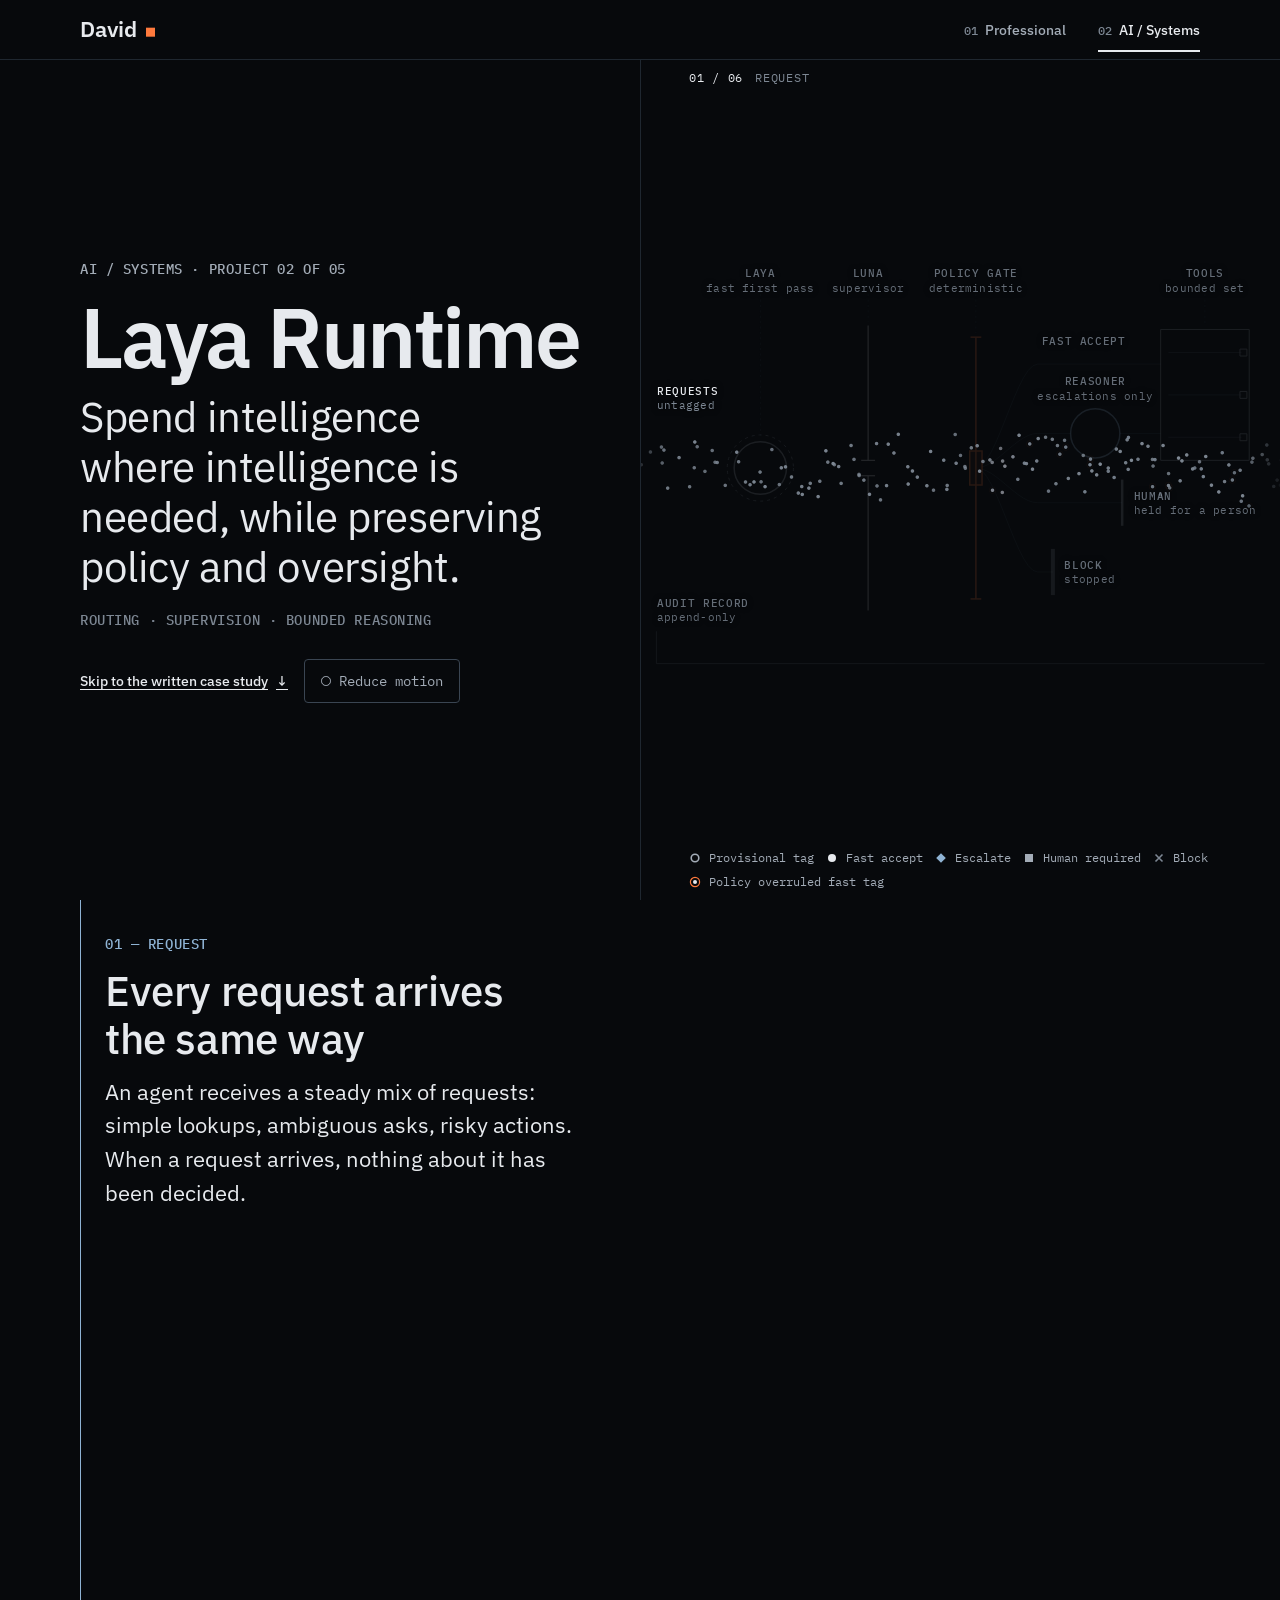
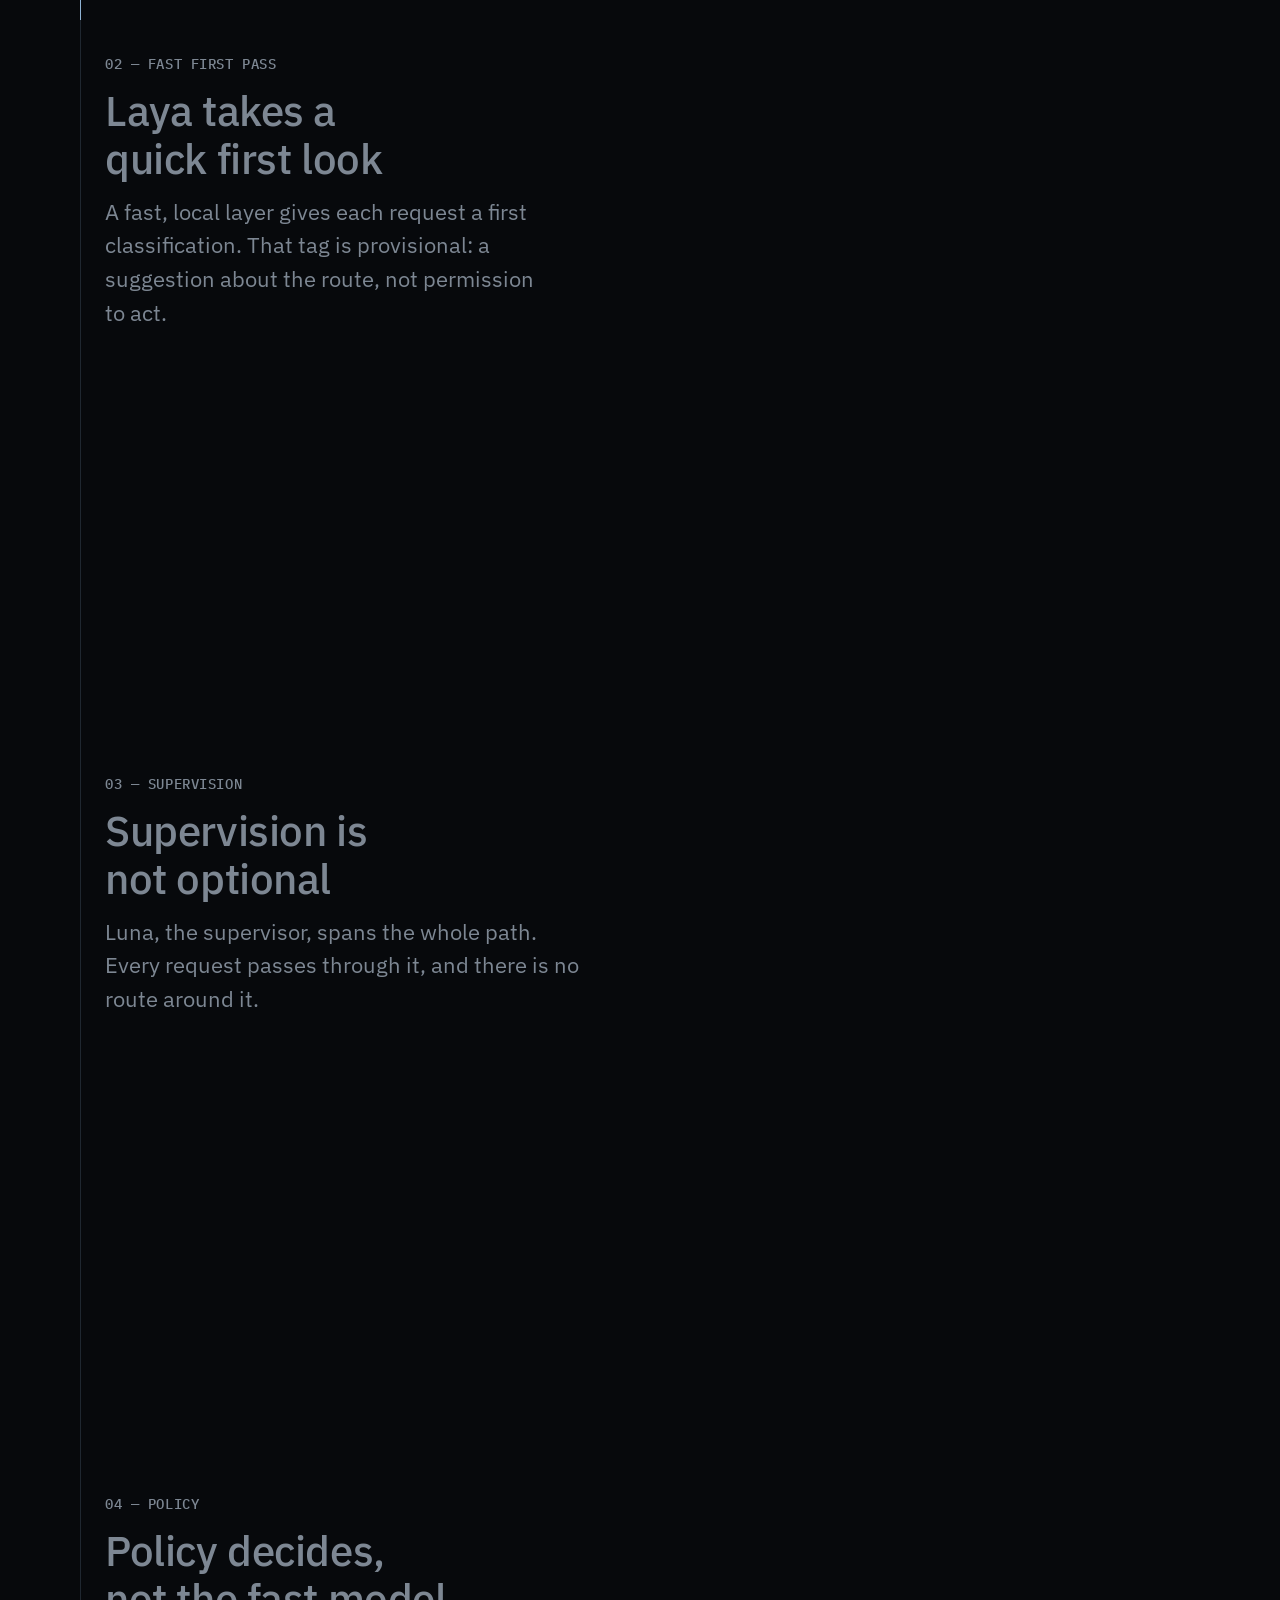
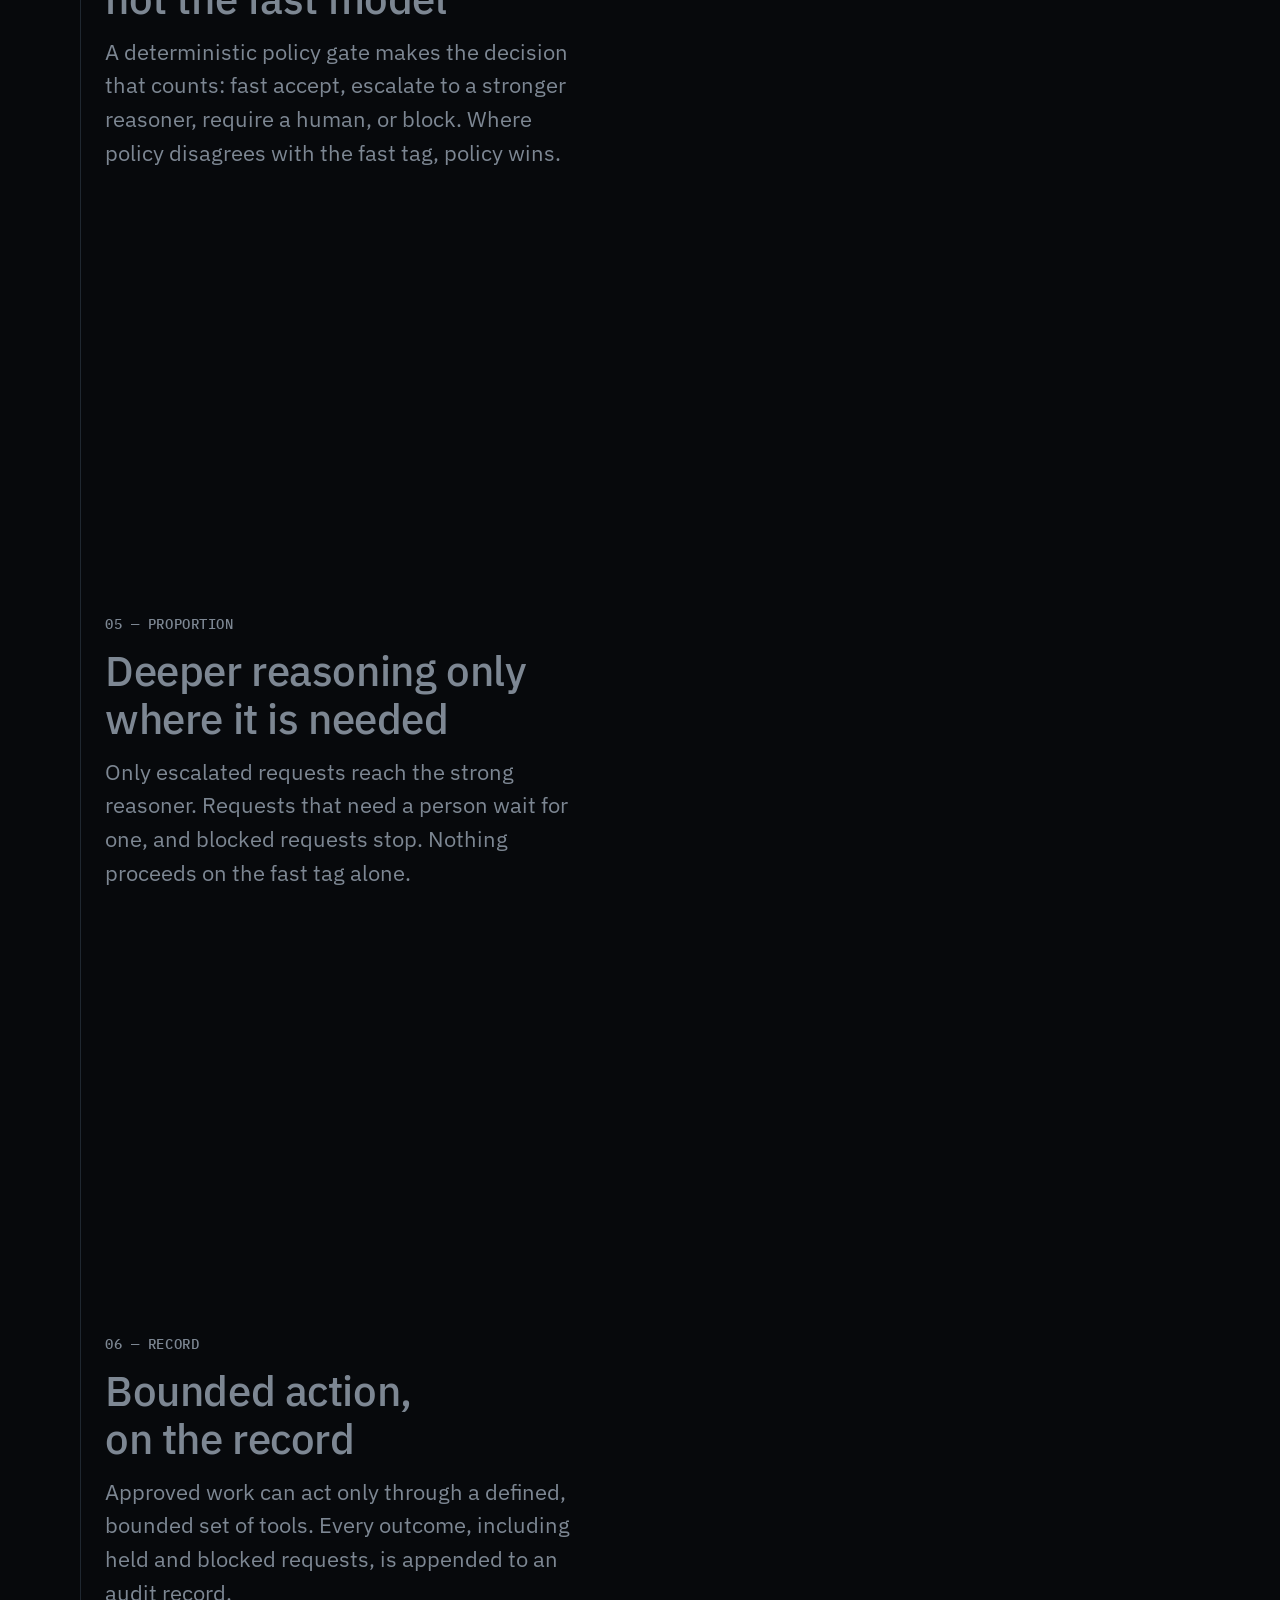
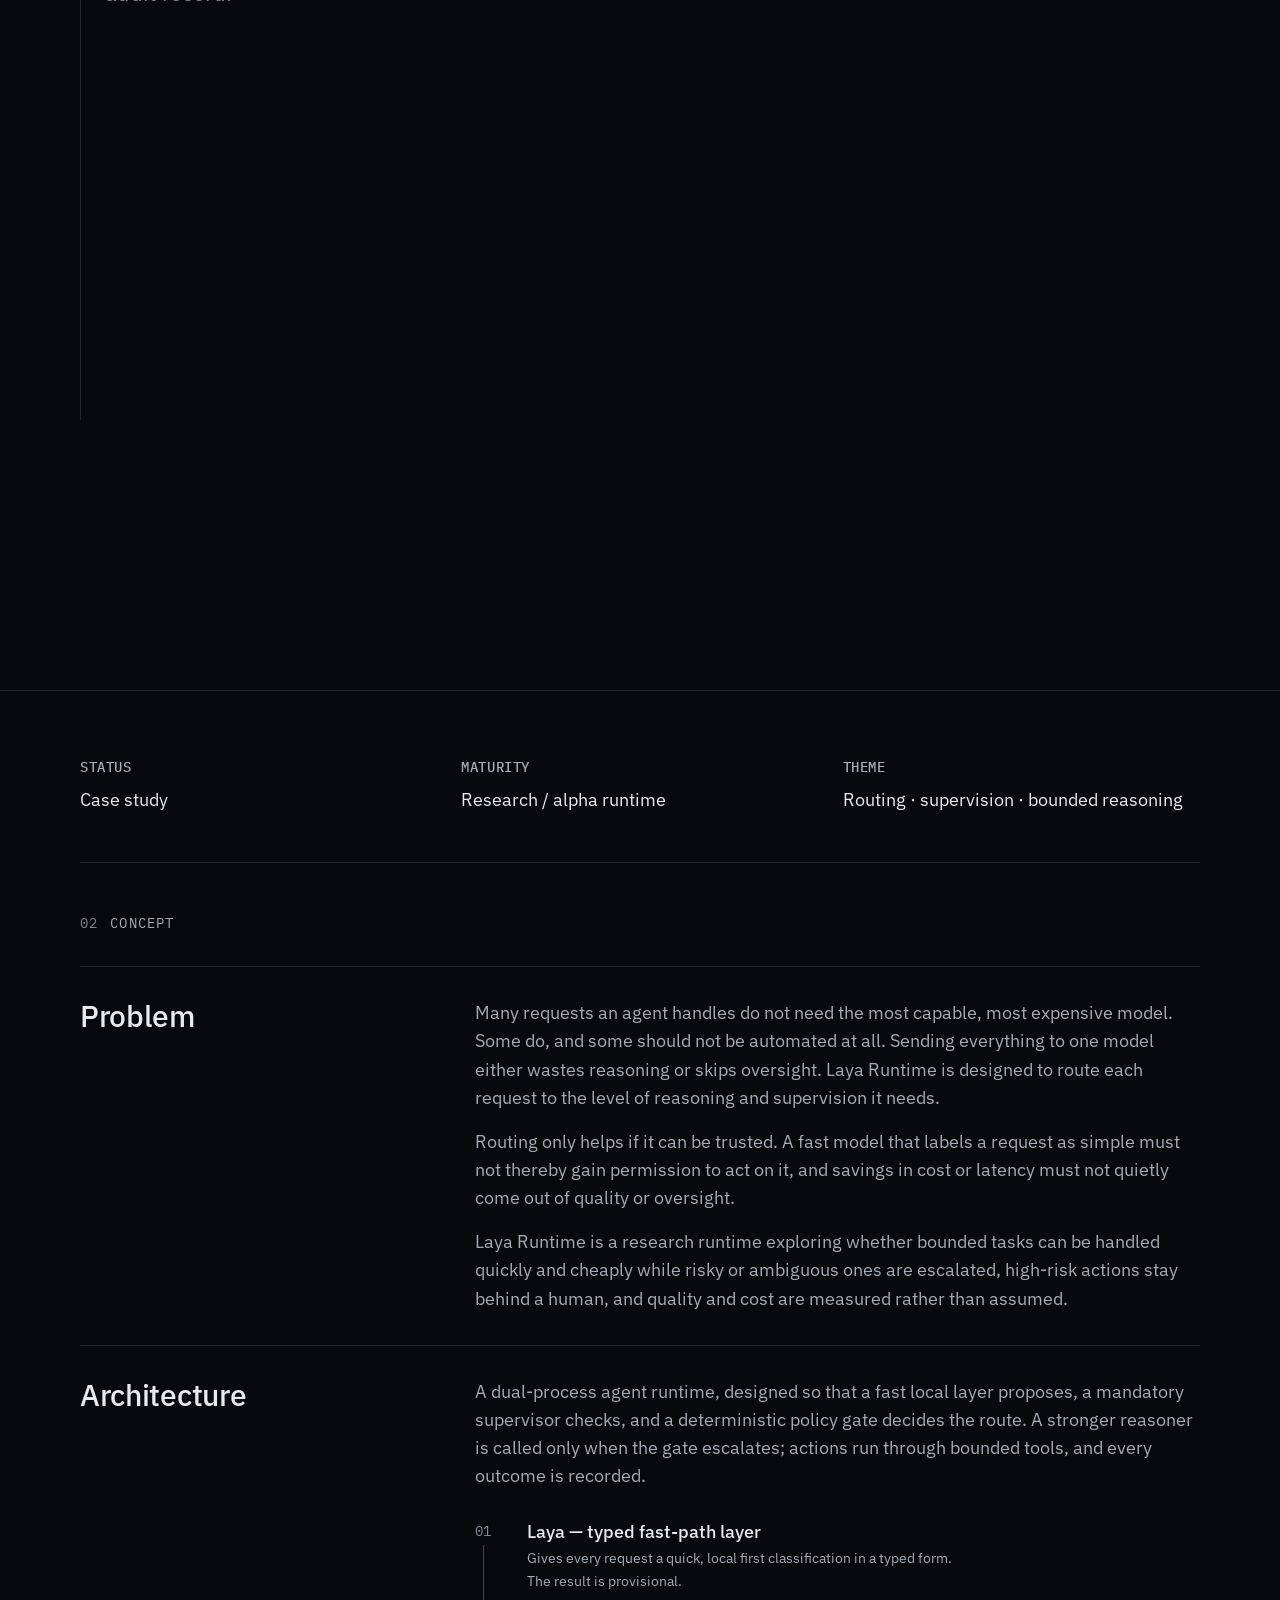
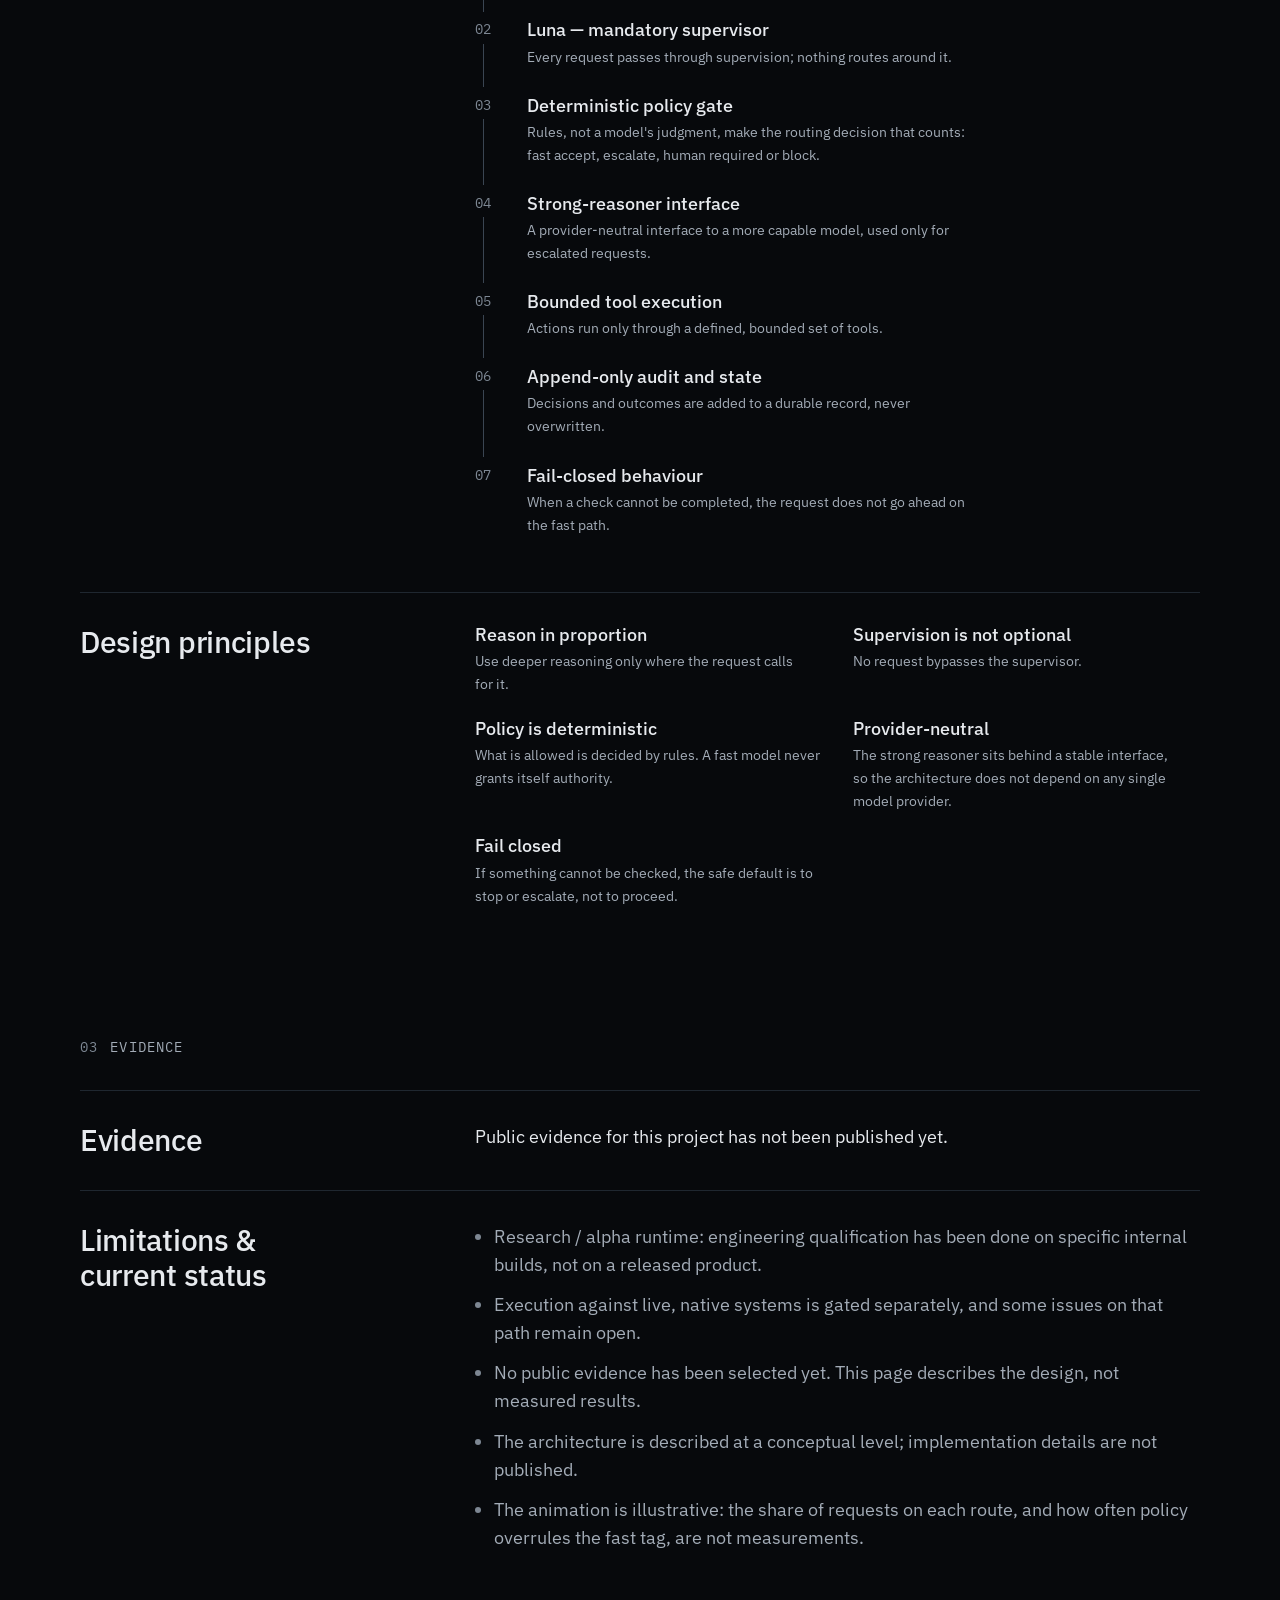
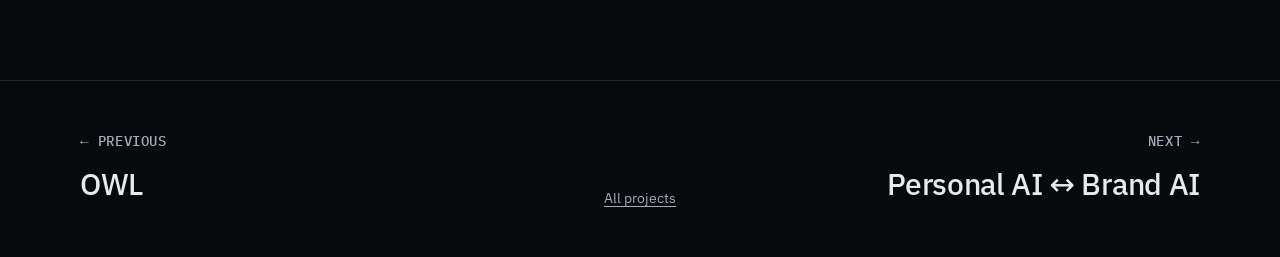
<file: ai/laya-runtime.html>
<!DOCTYPE html><html lang="en"><head><meta charSet="utf-8"/><link rel="preconnect" href="/" crossorigin=""/><meta name="viewport" content="width=device-width, initial-scale=1"/><link rel="stylesheet" href="/_next/static/chunks/1g06uixa6csf_.css" data-precedence="next"/><link rel="stylesheet" href="/_next/static/chunks/3atovm6jnqale.css" data-precedence="next"/><link rel="stylesheet" href="/_next/static/chunks/2f7wmtkal3ajl.css" data-precedence="next"/><link rel="stylesheet" href="/_next/static/chunks/1qh0hfubm-ib6.css" data-precedence="next"/><link rel="preload" as="script" fetchPriority="low" href="/_next/static/chunks/3s6nzrbk-8mnv.js"/><script src="/_next/static/chunks/19mx3mg6lkumu.js" async=""></script><script src="/_next/static/chunks/1k__zuwipnzw8.js" async=""></script><script src="/_next/static/chunks/1eh83f1trsv72.js" async=""></script><script src="/_next/static/chunks/turbopack-240emmsb8zwhp.js" async=""></script><script src="/_next/static/chunks/3fntmmi971322.js" async=""></script><script src="/_next/static/chunks/0axdrs6tow-4n.js" async=""></script><script src="/_next/static/chunks/1_1660z0w0f_q.js" async=""></script><script src="/_next/static/chunks/0gvo93nnxjq0o.js" async=""></script><title>Laya Runtime — David</title><meta name="description" content="Spend intelligence where intelligence is needed, while preserving policy and oversight."/><meta name="robots" content="index, follow"/><link rel="canonical" href="https://davidddcadd-crypto.github.io/ai/laya-runtime"/><meta property="og:title" content="David — Real World &amp; AI Systems"/><meta property="og:description" content="Spend intelligence where intelligence is needed, while preserving policy and oversight."/><meta property="og:site_name" content="David"/><meta property="og:type" content="website"/><meta name="twitter:card" content="summary"/><meta name="twitter:title" content="David — Real World &amp; AI Systems"/><meta name="twitter:description" content="Spend intelligence where intelligence is needed, while preserving policy and oversight."/><link rel="icon" href="/icon.svg?icon.3u6x4h8s4v59d.svg" sizes="any" type="image/svg+xml"/><meta name="next-size-adjust" content=""/><script>try{var m=localStorage.getItem("motion-preference");if(m==="full"||m==="reduced")document.documentElement.dataset.motion=m}catch(e){}</script><script src="/_next/static/chunks/0cz1d0mv5g_q7.js" noModule=""></script></head><body><div hidden=""><!--$--><!--/$--></div><a class="skip-link" href="#main">Skip to content</a><div data-world="ai"><header class="SiteHeader-module__JMfsBq__header"><div class="SiteHeader-module__JMfsBq__inner"><a class="NameMark-module__IjEEFW__mark" aria-label="David — home" href="/"><span class="NameMark-module__IjEEFW__word" vt-name="world-name" vt-update="none">David</span><span class="NameMark-module__IjEEFW__signal" aria-hidden="true" vt-name="world-signal" vt-update="none"></span></a><nav aria-label="Worlds"><ul role="list" class="SiteHeader-module__JMfsBq__list"><li><a class="SiteHeader-module__JMfsBq__link" href="/professional"><span class="SiteHeader-module__JMfsBq__index" aria-hidden="true">01</span>Professional</a></li><li><a class="SiteHeader-module__JMfsBq__link" aria-current="page" href="/ai"><span class="SiteHeader-module__JMfsBq__index" aria-hidden="true">02</span>AI / Systems</a></li></ul></nav></div></header><main id="main"><section class="ProjectExperience-module__ekevLW__experience" data-scene="" aria-labelledby="project-title"><header class="ProjectExperience-module__ekevLW__hero"><p class="label">AI / Systems · Project <!-- -->02<!-- --> of <!-- -->05</p><h1 id="project-title" class="ProjectExperience-module__ekevLW__title">Laya Runtime</h1><p class="ProjectExperience-module__ekevLW__thesis">Spend intelligence where intelligence is needed, while preserving policy and oversight.</p><p class="label ProjectExperience-module__ekevLW__theme">Routing · supervision · bounded reasoning</p><div class="ProjectExperience-module__ekevLW__actions"><a class="ProjectExperience-module__ekevLW__skip" href="#case-study">Skip to the written case study <span aria-hidden="true">↓</span></a></div></header><div class="ProjectExperience-module__ekevLW__stage"><div class="ProjectExperience-module__ekevLW__stageMeta" aria-hidden="true"><span class="ProjectExperience-module__ekevLW__stageStep">01<!-- --> / <!-- -->06</span><span>Request</span></div><div class="ProjectExperience-module__ekevLW__canvas"><div class="SceneShell-module__H2uYTW__shell" data-renderer="svg"><div class="LayaStage-module__LlWkMG__root" role="img" aria-label="Requests stream in from the left and cross an empty routing engine. Every request looks the same: a small, untagged dot."><svg class="LayaStage-module__LlWkMG__layer LayaStage-module__LlWkMG__structure" viewBox="0 0 830.0000000000001 550" preserveAspectRatio="xMidYMid meet" aria-hidden="true" focusable="false"><g class="LayaStage-module__LlWkMG__stroke LayaStage-module__LlWkMG__rule LayaStage-module__LlWkMG__dashed"><line data-level="ghost" x1="155.00000000000003" x2="155.00000000000003" y1="49.00000000000002" y2="233"></line><line data-level="ghost" x1="295" x2="295" y1="49.00000000000002" y2="84.99999999999999"></line><line data-level="ghost" x1="435.00000000000006" x2="435.00000000000006" y1="49.00000000000002" y2="100"></line><line data-level="ghost" x1="732.5" x2="732.5" y1="49.00000000000002" y2="89.99999999999999"></line></g><g data-level="ghost"><circle class="LayaStage-module__LlWkMG__stroke LayaStage-module__LlWkMG__ink2 LayaStage-module__LlWkMG__strong" cx="155.00000000000003" cy="275" r="34"></circle><circle class="LayaStage-module__LlWkMG__stroke LayaStage-module__LlWkMG__ink3 LayaStage-module__LlWkMG__dashed" cx="155.00000000000003" cy="275" r="43.00000000000001"></circle></g><g data-level="ghost" class="LayaStage-module__LlWkMG__stroke LayaStage-module__LlWkMG__ink LayaStage-module__LlWkMG__strong"><line x1="295" x2="295" y1="89.99999999999999" y2="265"></line><line x1="295" x2="295" y1="285" y2="459.99999999999994"></line><line x1="286.00000000000006" x2="304.00000000000006" y1="265" y2="265"></line><line x1="286.00000000000006" x2="304.00000000000006" y1="285" y2="285"></line></g><g class="LayaStage-module__LlWkMG__stroke LayaStage-module__LlWkMG__rule"><polyline data-level="ghost" points="443.0,271.2 449.0,264.0 455.0,253.9 461.0,241.5 467.0,227.5 473.0,212.6 479.0,197.4 485.0,182.7 491.0,169.2 497.0,157.4 503.0,148.2 509.0,142.2 515.0,140.0 675.0,140.0"></polyline><polyline data-level="ghost" points="443.0,273.7 449.0,271.3 455.0,268.0 461.0,263.8 467.0,259.2 473.0,254.2 479.0,249.1 485.0,244.2 491.0,239.7 497.0,235.8 503.0,232.7 509.0,230.7 515.0,230.0 558.0,230.0"></polyline><polyline data-level="ghost" points="622.0000000000001,229.99999999999997 675,229.99999999999997"></polyline><polyline data-level="ghost" points="443.0,276.3 449.0,278.7 455.0,282.0 461.0,286.2 467.0,290.8 473.0,295.8 479.0,300.9 485.0,305.8 491.0,310.3 497.0,314.2 503.0,317.3 509.0,319.3 515.0,320.0 625.0,320.0"></polyline><polyline data-level="ghost" points="443.0,278.8 449.0,286.0 455.0,296.1 461.0,308.5 467.0,322.5 473.0,337.4 479.0,352.6 485.0,367.3 491.0,380.8 497.0,392.6 503.0,401.8 509.0,407.8 515.0,410.0 535.0,410.0"></polyline></g><g data-level="ghost"><line class="LayaStage-module__LlWkMG__stroke LayaStage-module__LlWkMG__accent LayaStage-module__LlWkMG__strong" x1="435.00000000000006" x2="435.00000000000006" y1="105" y2="445"></line><rect class="LayaStage-module__LlWkMG__stroke LayaStage-module__LlWkMG__accent LayaStage-module__LlWkMG__strong LayaStage-module__LlWkMG__accentFill" x="427.00000000000006" y="252.99999999999997" width="16" height="44"></rect><line class="LayaStage-module__LlWkMG__stroke LayaStage-module__LlWkMG__accent LayaStage-module__LlWkMG__strong" x1="428" x2="442" y1="105" y2="105"></line><line class="LayaStage-module__LlWkMG__stroke LayaStage-module__LlWkMG__accent LayaStage-module__LlWkMG__strong" x1="428" x2="442" y1="445" y2="445"></line></g><g data-level="ghost"><circle class="LayaStage-module__LlWkMG__stroke LayaStage-module__LlWkMG__cool LayaStage-module__LlWkMG__strong" cx="590" cy="229.99999999999997" r="32"></circle></g><g data-level="off"><circle class="LayaStage-module__LlWkMG__stroke LayaStage-module__LlWkMG__cool LayaStage-module__LlWkMG__dashed" cx="590" cy="229.99999999999997" r="42.00000000000001"></circle></g><line data-level="ghost" class="LayaStage-module__LlWkMG__stroke LayaStage-module__LlWkMG__ink2 LayaStage-module__LlWkMG__heavy" x1="625" x2="625" y1="290" y2="350"></line><line data-level="ghost" class="LayaStage-module__LlWkMG__stroke LayaStage-module__LlWkMG__ink3 LayaStage-module__LlWkMG__wall" x1="535" x2="535" y1="380" y2="440.00000000000006"></line><g data-level="ghost"><rect class="LayaStage-module__LlWkMG__stroke LayaStage-module__LlWkMG__ink2" x="675" y="95" width="114.99999999999999" height="170"></rect><g><line class="LayaStage-module__LlWkMG__stroke LayaStage-module__LlWkMG__rule" x1="685" x2="780.0000000000001" y1="125" y2="125"></line><rect class="LayaStage-module__LlWkMG__stroke LayaStage-module__LlWkMG__ink2" x="778" y="120.5" width="9" height="9"></rect></g><g><line class="LayaStage-module__LlWkMG__stroke LayaStage-module__LlWkMG__rule" x1="685" x2="780.0000000000001" y1="180" y2="180"></line><rect class="LayaStage-module__LlWkMG__stroke LayaStage-module__LlWkMG__ink2" x="778" y="175.5" width="9" height="9"></rect></g><g><line class="LayaStage-module__LlWkMG__stroke LayaStage-module__LlWkMG__rule" x1="685" x2="780.0000000000001" y1="235" y2="235"></line><rect class="LayaStage-module__LlWkMG__stroke LayaStage-module__LlWkMG__ink2" x="778" y="230.50000000000003" width="9" height="9"></rect></g></g><g data-level="off" class="LayaStage-module__LlWkMG__stroke LayaStage-module__LlWkMG__rule LayaStage-module__LlWkMG__dotted"><line x1="535" x2="535" y1="445" y2="484.99999999999994"></line><line x1="625" x2="625" y1="355" y2="484.99999999999994"></line><line x1="778" x2="778" y1="270" y2="484.99999999999994"></line></g><g data-level="ghost" class="LayaStage-module__LlWkMG__stroke LayaStage-module__LlWkMG__ink3"><line x1="20.000000000000018" x2="810.0000000000001" y1="529.0000000000001" y2="529.0000000000001"></line><line x1="20.000000000000018" x2="20.000000000000018" y1="487" y2="529.0000000000001"></line></g></svg><svg viewBox="0 0 830.0000000000001 550" preserveAspectRatio="xMidYMid meet" width="100%" height="100%" aria-hidden="true" focusable="false" style="position:absolute;inset:0;display:block"><style>
.laya-fb-item { transition: transform 900ms cubic-bezier(0.2, 0.7, 0.2, 1), opacity 700ms ease; }
.laya-fb-item * { transition: fill 600ms ease, stroke 600ms ease; }
@media (prefers-reduced-motion: reduce) {
  .laya-fb-item, .laya-fb-item * { transition: none; }
}
</style><g class="laya-fb-item" style="transform:translate(486.7px, 260.5px);opacity:0.9475914835929871"><circle r="3.93249997869134" style="fill:var(--ink-3)"></circle></g><g class="laya-fb-item" style="transform:translate(788.7px, 289.7px);opacity:0.8329479098320007"><circle r="3.93249997869134" style="fill:var(--ink-3)"></circle></g><g class="laya-fb-item" style="transform:translate(173.1px, 267.0px);opacity:0.8903393149375916"><circle r="3.93249997869134" style="fill:var(--ink-3)"></circle></g><g class="laya-fb-item" style="transform:translate(806.8px, 242.2px);opacity:0.5142305493354797"><circle r="3.93249997869134" style="fill:var(--ink-3)"></circle></g><g class="laya-fb-item" style="transform:translate(183.9px, 248.2px);opacity:0.9460277557373047"><circle r="3.93249997869134" style="fill:var(--ink-3)"></circle></g><g class="laya-fb-item" style="transform:translate(582.5px, 292.5px);opacity:0.9523134827613831"><circle r="3.93249997869134" style="fill:var(--ink-3)"></circle></g><g class="laya-fb-item" style="transform:translate(373.9px, 240.7px);opacity:0.8968015313148499"><circle r="3.93249997869134" style="fill:var(--ink-3)"></circle></g><g class="laya-fb-item" style="transform:translate(857.5px, 279.9px);opacity:0"><circle r="3.93249997869134" style="fill:var(--ink-3)"></circle></g><g class="laya-fb-item" style="transform:translate(601.8px, 314.6px);opacity:0.7920239567756653"><circle r="3.93249997869134" style="fill:var(--ink-3)"></circle></g><g class="laya-fb-item" style="transform:translate(216.8px, 294.5px);opacity:0.9400228261947632"><circle r="3.93249997869134" style="fill:var(--ink-3)"></circle></g><g class="laya-fb-item" style="transform:translate(123.7px, 286.0px);opacity:0.830439567565918"><circle r="3.93249997869134" style="fill:var(--ink-3)"></circle></g><g class="laya-fb-item" style="transform:translate(443.8px, 257.2px);opacity:0.8753929138183594"><circle r="3.93249997869134" style="fill:var(--ink-3)"></circle></g><g class="laya-fb-item" style="transform:translate(141.9px, 289.3px);opacity:0.9568381309509277"><circle r="3.93249997869134" style="fill:var(--ink-3)"></circle></g><g class="laya-fb-item" style="transform:translate(765.3px, 273.7px);opacity:0.9114742279052734"><circle r="3.93249997869134" style="fill:var(--ink-3)"></circle></g><g class="laya-fb-item" style="transform:translate(686.1px, 264.4px);opacity:0.9166921973228455"><circle r="3.93249997869134" style="fill:var(--ink-3)"></circle></g><g class="laya-fb-item" style="transform:translate(591.2px, 281.3px);opacity:0.9457563161849976"><circle r="3.93249997869134" style="fill:var(--ink-3)"></circle></g><g class="laya-fb-item" style="transform:translate(295.4px, 283.3px);opacity:0.9047459363937378"><circle r="3.93249997869134" style="fill:var(--ink-3)"></circle></g><g class="laya-fb-item" style="transform:translate(-9.4px, 253.9px);opacity:0.1609657108783722"><circle r="3.93249997869134" style="fill:var(--ink-3)"></circle></g><g class="laya-fb-item" style="transform:translate(563.2px, 306.9px);opacity:0.8585513234138489"><circle r="3.93249997869134" style="fill:var(--ink-3)"></circle></g><g class="laya-fb-item" style="transform:translate(837.8px, 292.1px);opacity:0.027787242084741592"><circle r="3.93249997869134" style="fill:var(--ink-3)"></circle></g><g class="laya-fb-item" style="transform:translate(653.8px, 315.8px);opacity:0.7965043783187866"><circle r="3.93249997869134" style="fill:var(--ink-3)"></circle></g><g class="laya-fb-item" style="transform:translate(197.6px, 254.8px);opacity:0.9759014248847961"><circle r="3.93249997869134" style="fill:var(--ink-3)"></circle></g><g class="laya-fb-item" style="transform:translate(361.1px, 278.0px);opacity:0.8765364289283752"><circle r="3.93249997869134" style="fill:var(--ink-3)"></circle></g><g class="laya-fb-item" style="transform:translate(618.8px, 272.4px);opacity:0.8164098858833313"><circle r="3.93249997869134" style="fill:var(--ink-3)"></circle></g><g class="laya-fb-item" style="transform:translate(848.6px, 282.0px);opacity:0"><circle r="3.93249997869134" style="fill:var(--ink-3)"></circle></g><g class="laya-fb-item" style="transform:translate(382.4px, 277.6px);opacity:0.9282308220863342"><circle r="3.93249997869134" style="fill:var(--ink-3)"></circle></g><g class="laya-fb-item" style="transform:translate(110.0px, 322.9px);opacity:0.8767478466033936"><circle r="3.93249997869134" style="fill:var(--ink-3)"></circle></g><g class="laya-fb-item" style="transform:translate(513.3px, 285.5px);opacity:0.7939501404762268"><circle r="3.93249997869134" style="fill:var(--ink-3)"></circle></g><g class="laya-fb-item" style="transform:translate(471.2px, 298.5px);opacity:0.9386603236198425"><circle r="3.93249997869134" style="fill:var(--ink-3)"></circle></g><g class="laya-fb-item" style="transform:translate(419.9px, 247.3px);opacity:0.841732382774353"><circle r="3.93249997869134" style="fill:var(--ink-3)"></circle></g><g class="laya-fb-item" style="transform:translate(309.8px, 274.4px);opacity:0.9222361445426941"><circle r="3.93249997869134" style="fill:var(--ink-3)"></circle></g><g class="laya-fb-item" style="transform:translate(741.8px, 269.2px);opacity:0.8880451321601868"><circle r="3.93249997869134" style="fill:var(--ink-3)"></circle></g><g class="laya-fb-item" style="transform:translate(821.9px, 248.0px);opacity:0.2156602144241333"><circle r="3.93249997869134" style="fill:var(--ink-3)"></circle></g><g class="laya-fb-item" style="transform:translate(269.3px, 294.8px);opacity:0.9799381494522095"><circle r="3.93249997869134" style="fill:var(--ink-3)"></circle></g><g class="laya-fb-item" style="transform:translate(673.4px, 314.8px);opacity:0.8231932520866394"><circle r="3.93249997869134" style="fill:var(--ink-3)"></circle></g><g class="laya-fb-item" style="transform:translate(64.8px, 249.4px);opacity:0.9190287590026855"><circle r="3.93249997869134" style="fill:var(--ink-3)"></circle></g><g class="laya-fb-item" style="transform:translate(635.7px, 273.1px);opacity:0.9282455444335938"><circle r="3.93249997869134" style="fill:var(--ink-3)"></circle></g><g class="laya-fb-item" style="transform:translate(802.0px, 269.6px);opacity:0.62364661693573"><circle r="3.93249997869134" style="fill:var(--ink-3)"></circle></g><g class="laya-fb-item" style="transform:translate(434.4px, 282.7px);opacity:0.8206772804260254"><circle r="3.93249997869134" style="fill:var(--ink-3)"></circle></g><g class="laya-fb-item" style="transform:translate(754.0px, 275.2px);opacity:0.9201070666313171"><circle r="3.93249997869134" style="fill:var(--ink-3)"></circle></g><g class="laya-fb-item" style="transform:translate(660.4px, 273.1px);opacity:0.9265677332878113"><circle r="3.93249997869134" style="fill:var(--ink-3)"></circle></g><g class="laya-fb-item" style="transform:translate(551.9px, 245.4px);opacity:0.9340368509292603"><circle r="3.93249997869134" style="fill:var(--ink-3)"></circle></g><g class="laya-fb-item" style="transform:translate(34.6px, 257.5px);opacity:0.7862070202827454"><circle r="3.93249997869134" style="fill:var(--ink-3)"></circle></g><g class="laya-fb-item" style="transform:translate(481.2px, 295.2px);opacity:0.9668818116188049"><circle r="3.93249997869134" style="fill:var(--ink-3)"></circle></g><g class="laya-fb-item" style="transform:translate(232.2px, 320.4px);opacity:0.8722223043441772"><circle r="3.93249997869134" style="fill:var(--ink-3)"></circle></g><g class="laya-fb-item" style="transform:translate(863.9px, 297.8px);opacity:0"><circle r="3.93249997869134" style="fill:var(--ink-3)"></circle></g><g class="laya-fb-item" style="transform:translate(536.5px, 233.8px);opacity:0.9530781507492065"><circle r="3.93249997869134" style="fill:var(--ink-3)"></circle></g><g class="laya-fb-item" style="transform:translate(88.8px, 273.4px);opacity:0.8481436371803284"><circle r="3.93249997869134" style="fill:var(--ink-3)"></circle></g><g class="laya-fb-item" style="transform:translate(159.4px, 294.1px);opacity:0.8399771451950073"><circle r="3.93249997869134" style="fill:var(--ink-3)"></circle></g><g class="laya-fb-item" style="transform:translate(703.8px, 304.9px);opacity:0.9266721606254578"><circle r="3.93249997869134" style="fill:var(--ink-3)"></circle></g><g class="laya-fb-item" style="transform:translate(242.1px, 239.0px);opacity:0.9647909998893738"><circle r="3.93249997869134" style="fill:var(--ink-3)"></circle></g><g class="laya-fb-item" style="transform:translate(627.7px, 288.6px);opacity:0.926651120185852"><circle r="3.93249997869134" style="fill:var(--ink-3)"></circle></g><g class="laya-fb-item" style="transform:translate(525.8px, 251.9px);opacity:0.9381161332130432"><circle r="3.93249997869134" style="fill:var(--ink-3)"></circle></g><g class="laya-fb-item" style="transform:translate(721.6px, 264.1px);opacity:0.9780686497688293"><circle r="3.93249997869134" style="fill:var(--ink-3)"></circle></g><g class="laya-fb-item" style="transform:translate(256.8px, 280.1px);opacity:0.9014168977737427"><circle r="3.93249997869134" style="fill:var(--ink-3)"></circle></g><g class="laya-fb-item" style="transform:translate(505.0px, 274.7px);opacity:0.8491702675819397"><circle r="3.93249997869134" style="fill:var(--ink-3)"></circle></g><g class="laya-fb-item" style="transform:translate(283.5px, 294.7px);opacity:0.9050152897834778"><circle r="3.93249997869134" style="fill:var(--ink-3)"></circle></g><g class="laya-fb-item" style="transform:translate(18.7px, 285.4px);opacity:0.5912403464317322"><circle r="3.93249997869134" style="fill:var(--ink-3)"></circle></g><g class="laya-fb-item" style="transform:translate(323.1px, 270.1px);opacity:0.9120401740074158"><circle r="3.93249997869134" style="fill:var(--ink-3)"></circle></g><g class="laya-fb-item" style="transform:translate(568.8px, 260.2px);opacity:0.8311641216278076"><circle r="3.93249997869134" style="fill:var(--ink-3)"></circle></g><g class="laya-fb-item" style="transform:translate(734.9px, 286.6px);opacity:0.9563124179840088"><circle r="3.93249997869134" style="fill:var(--ink-3)"></circle></g><g class="laya-fb-item" style="transform:translate(694.2px, 279.3px);opacity:0.9155365824699402"><circle r="3.93249997869134" style="fill:var(--ink-3)"></circle></g><g class="laya-fb-item" style="transform:translate(778.6px, 283.1px);opacity:0.9383487105369568"><circle r="3.93249997869134" style="fill:var(--ink-3)"></circle></g><g class="laya-fb-item" style="transform:translate(54.1px, 314.9px);opacity:0.9454481601715088"><circle r="3.93249997869134" style="fill:var(--ink-3)"></circle></g><g class="laya-fb-item" style="transform:translate(340.7px, 304.2px);opacity:0.8027600646018982"><circle r="3.93249997869134" style="fill:var(--ink-3)"></circle></g><g class="laya-fb-item" style="transform:translate(457.1px, 223.3px);opacity:0.947171151638031"><circle r="3.93249997869134" style="fill:var(--ink-3)"></circle></g><g class="laya-fb-item" style="transform:translate(405.9px, 235.9px);opacity:0.8614261150360107"><circle r="3.93249997869134" style="fill:var(--ink-3)"></circle></g><g class="laya-fb-item" style="transform:translate(164.7px, 294.1px);opacity:0.9560645818710327"><circle r="3.93249997869134" style="fill:var(--ink-3)"></circle></g><g class="laya-fb-item" style="transform:translate(197.7px, 259.6px);opacity:0.882500946521759"><circle r="3.93249997869134" style="fill:var(--ink-3)"></circle></g><g class="laya-fb-item" style="transform:translate(691.3px, 285.1px);opacity:0.892279326915741"><circle r="3.93249997869134" style="fill:var(--ink-3)"></circle></g><g class="laya-fb-item" style="transform:translate(762.3px, 247.0px);opacity:0.9499512314796448"><circle r="3.93249997869134" style="fill:var(--ink-3)"></circle></g><g class="laya-fb-item" style="transform:translate(484.9px, 270.9px);opacity:0.8264927268028259"><circle r="3.93249997869134" style="fill:var(--ink-3)"></circle></g><g class="laya-fb-item" style="transform:translate(550.1px, 285.7px);opacity:0.9271577000617981"><circle r="3.93249997869134" style="fill:var(--ink-3)"></circle></g><g class="laya-fb-item" style="transform:translate(614.6px, 284.7px);opacity:0.9634181261062622"><circle r="3.93249997869134" style="fill:var(--ink-3)"></circle></g><g class="laya-fb-item" style="transform:translate(852.9px, 243.2px);opacity:0"><circle r="3.93249997869134" style="fill:var(--ink-3)"></circle></g><g class="laya-fb-item" style="transform:translate(362.8px, 307.3px);opacity:0.943713903427124"><circle r="3.93249997869134" style="fill:var(--ink-3)"></circle></g><g class="laya-fb-item" style="transform:translate(-17.2px, 280.8px);opacity:0.0688326507806778"><circle r="3.93249997869134" style="fill:var(--ink-3)"></circle></g><g class="laya-fb-item" style="transform:translate(118.6px, 283.8px);opacity:0.9249994158744812"><circle r="3.93249997869134" style="fill:var(--ink-3)"></circle></g><g class="laya-fb-item" style="transform:translate(535.4px, 273.9px);opacity:0.8581349849700928"><circle r="3.93249997869134" style="fill:var(--ink-3)"></circle></g><g class="laya-fb-item" style="transform:translate(431.4px, 293.8px);opacity:0.9213783144950867"><circle r="3.93249997869134" style="fill:var(--ink-3)"></circle></g><g class="laya-fb-item" style="transform:translate(56.1px, 287.0px);opacity:0.8137083053588867"><circle r="3.93249997869134" style="fill:var(--ink-3)"></circle></g><g class="laya-fb-item" style="transform:translate(281.9px, 284.9px);opacity:0.8899238109588623"><circle r="3.93249997869134" style="fill:var(--ink-3)"></circle></g><g class="laya-fb-item" style="transform:translate(786.6px, 320.7px);opacity:0.8315495848655701"><circle r="3.93249997869134" style="fill:var(--ink-3)"></circle></g><g class="laya-fb-item" style="transform:translate(631.8px, 275.8px);opacity:0.7905510067939758"><circle r="3.93249997869134" style="fill:var(--ink-3)"></circle></g><g class="laya-fb-item" style="transform:translate(404.4px, 262.1px);opacity:0.8660840392112732"><circle r="3.93249997869134" style="fill:var(--ink-3)"></circle></g><g class="laya-fb-item" style="transform:translate(235.9px, 240.0px);opacity:0.9176064729690552"><circle r="3.93249997869134" style="fill:var(--ink-3)"></circle></g><g class="laya-fb-item" style="transform:translate(729.3px, 274.5px);opacity:0.9658628702163696"><circle r="3.93249997869134" style="fill:var(--ink-3)"></circle></g><g class="laya-fb-item" style="transform:translate(81.8px, 270.0px);opacity:0.9336925148963928"><circle r="3.93249997869134" style="fill:var(--ink-3)"></circle></g><g class="laya-fb-item" style="transform:translate(332.4px, 296.1px);opacity:0.8925705552101135"><circle r="3.93249997869134" style="fill:var(--ink-3)"></circle></g><g class="laya-fb-item" style="transform:translate(461.0px, 267.6px);opacity:0.9046603441238403"><circle r="3.93249997869134" style="fill:var(--ink-3)"></circle></g><g class="laya-fb-item" style="transform:translate(809.8px, 276.3px);opacity:0.4545675814151764"><circle r="3.93249997869134" style="fill:var(--ink-3)"></circle></g><g class="laya-fb-item" style="transform:translate(677.0px, 302.2px);opacity:0.9567275643348694"><circle r="3.93249997869134" style="fill:var(--ink-3)"></circle></g><g class="laya-fb-item" style="transform:translate(584.3px, 264.7px);opacity:0.8329039812088013"><circle r="3.93249997869134" style="fill:var(--ink-3)"></circle></g><g class="laya-fb-item" style="transform:translate(767.3px, 285.4px);opacity:0.9265575408935547"><circle r="3.93249997869134" style="fill:var(--ink-3)"></circle></g><g class="laya-fb-item" style="transform:translate(823.7px, 298.4px);opacity:0.19882357120513916"><circle r="3.93249997869134" style="fill:var(--ink-3)"></circle></g><g class="laya-fb-item" style="transform:translate(34.5px, 270.4px);opacity:0.798992395401001"><circle r="3.93249997869134" style="fill:var(--ink-3)"></circle></g><g class="laya-fb-item" style="transform:translate(120.6px, 249.0px);opacity:0.8469997048377991"><circle r="3.93249997869134" style="fill:var(--ink-3)"></circle></g><g class="laya-fb-item" style="transform:translate(280.6px, 256.2px);opacity:0.9008936285972595"><circle r="3.93249997869134" style="fill:var(--ink-3)"></circle></g><g class="laya-fb-item" style="transform:translate(391.6px, 245.2px);opacity:0.8086659908294678"><circle r="3.93249997869134" style="fill:var(--ink-3)"></circle></g><g class="laya-fb-item" style="transform:translate(626.6px, 296.3px);opacity:0.8911913633346558"><circle r="3.93249997869134" style="fill:var(--ink-3)"></circle></g><g class="laya-fb-item" style="transform:translate(488.0px, 245.2px);opacity:0.8410230278968811"><circle r="3.93249997869134" style="fill:var(--ink-3)"></circle></g><g class="laya-fb-item" style="transform:translate(547.9px, 256.5px);opacity:0.881434440612793"><circle r="3.93249997869134" style="fill:var(--ink-3)"></circle></g><g class="laya-fb-item" style="transform:translate(205.8px, 258.8px);opacity:0.7967297434806824"><circle r="3.93249997869134" style="fill:var(--ink-3)"></circle></g><g class="laya-fb-item" style="transform:translate(-7.4px, 280.4px);opacity:0.17268387973308563"><circle r="3.93249997869134" style="fill:var(--ink-3)"></circle></g><g class="laya-fb-item" style="transform:translate(688.7px, 285.3px);opacity:0.8042666912078857"><circle r="3.93249997869134" style="fill:var(--ink-3)"></circle></g><g class="laya-fb-item" style="transform:translate(368.7px, 245.4px);opacity:0.7826388478279114"><circle r="3.93249997869134" style="fill:var(--ink-3)"></circle></g><g class="laya-fb-item" style="transform:translate(574.4px, 266.5px);opacity:0.8188462257385254"><circle r="3.93249997869134" style="fill:var(--ink-3)"></circle></g><g class="laya-fb-item" style="transform:translate(525.1px, 272.4px);opacity:0.8372653126716614"><circle r="3.93249997869134" style="fill:var(--ink-3)"></circle></g><g class="laya-fb-item" style="transform:translate(708.8px, 289.2px);opacity:0.8510048389434814"><circle r="3.93249997869134" style="fill:var(--ink-3)"></circle></g><g class="laya-fb-item" style="transform:translate(768.9px, 268.5px);opacity:0.9260234832763672"><circle r="3.93249997869134" style="fill:var(--ink-3)"></circle></g><g class="laya-fb-item" style="transform:translate(643.0px, 286.2px);opacity:0.8773845434188843"><circle r="3.93249997869134" style="fill:var(--ink-3)"></circle></g><g class="laya-fb-item" style="transform:translate(224.0px, 289.0px);opacity:0.913447380065918"><circle r="3.93249997869134" style="fill:var(--ink-3)"></circle></g><g class="laya-fb-item" style="transform:translate(442.0px, 312.6px);opacity:0.8216652870178223"><circle r="3.93249997869134" style="fill:var(--ink-3)"></circle></g><g class="laya-fb-item" style="transform:translate(308.2px, 301.9px);opacity:0.84665447473526"><circle r="3.93249997869134" style="fill:var(--ink-3)"></circle></g><g class="laya-fb-item" style="transform:translate(804.7px, 243.9px);opacity:0.5505800247192383"><circle r="3.93249997869134" style="fill:var(--ink-3)"></circle></g><g class="laya-fb-item" style="transform:translate(62.0px, 289.9px);opacity:0.9051291942596436"><circle r="3.93249997869134" style="fill:var(--ink-3)"></circle></g><g class="laya-fb-item" style="transform:translate(160.3px, 281.0px);opacity:0.7924365401268005"><circle r="3.93249997869134" style="fill:var(--ink-3)"></circle></g><g class="laya-fb-item" style="transform:translate(-9.2px, 237.2px);opacity:0.16352438926696777"><circle r="3.93249997869134" style="fill:var(--ink-3)"></circle></g><g class="laya-fb-item" style="transform:translate(569.5px, 273.8px);opacity:0.832929253578186"><circle r="3.93249997869134" style="fill:var(--ink-3)"></circle></g><g class="laya-fb-item" style="transform:translate(392.1px, 300.1px);opacity:0.8791658282279968"><circle r="3.93249997869134" style="fill:var(--ink-3)"></circle></g><g class="laya-fb-item" style="transform:translate(29.9px, 495.0px);opacity:0"><circle r="4.680000069737434" style="fill:var(--ink)"></circle></g><g class="laya-fb-item" style="transform:translate(29.9px, 507.0px);opacity:0"><rect x="-4.290000063925982" y="-4.290000063925982" width="8.580000127851964" height="8.580000127851964" style="fill:var(--ink-2)"></rect></g><g class="laya-fb-item" style="transform:translate(29.9px, 519.0px);opacity:0"><circle r="4.680000069737434" style="fill:var(--ink)"></circle></g><g class="laya-fb-item" style="transform:translate(49.6px, 495.0px);opacity:0"><polygon points="0,-6.17500009201467 6.17500009201467,0 0,6.17500009201467 -6.17500009201467,0" style="fill:var(--cool)"></polygon></g><g class="laya-fb-item" style="transform:translate(49.6px, 507.0px);opacity:0"><circle r="4.680000069737434" style="fill:var(--ink)"></circle></g><g class="laya-fb-item" style="transform:translate(49.6px, 519.0px);opacity:0"><circle r="4.680000069737434" style="fill:var(--ink)"></circle></g><g class="laya-fb-item" style="transform:translate(69.4px, 495.0px);opacity:0"><polygon points="0,-6.17500009201467 6.17500009201467,0 0,6.17500009201467 -6.17500009201467,0" style="fill:var(--cool)"></polygon></g><g class="laya-fb-item" style="transform:translate(69.4px, 507.0px);opacity:0"><circle r="4.680000069737434" style="fill:var(--ink)"></circle></g><g class="laya-fb-item" style="transform:translate(69.4px, 519.0px);opacity:0"><path d="M-4.290000063925982,-4.290000063925982L4.290000063925982,4.290000063925982M-4.290000063925982,4.290000063925982L4.290000063925982,-4.290000063925982" style="fill:none;stroke:var(--ink-3)" stroke-width="2.73000004068017" stroke-linecap="round"></path></g><g class="laya-fb-item" style="transform:translate(89.1px, 495.0px);opacity:0"><circle r="4.680000069737434" style="fill:var(--ink)"></circle></g><g class="laya-fb-item" style="transform:translate(89.1px, 507.0px);opacity:0"><circle r="4.680000069737434" style="fill:var(--ink)"></circle></g><g class="laya-fb-item" style="transform:translate(89.1px, 519.0px);opacity:0"><polygon points="0,-6.17500009201467 6.17500009201467,0 0,6.17500009201467 -6.17500009201467,0" style="fill:var(--cool)"></polygon></g><g class="laya-fb-item" style="transform:translate(108.9px, 495.0px);opacity:0"><rect x="-4.290000063925982" y="-4.290000063925982" width="8.580000127851964" height="8.580000127851964" style="fill:var(--ink-2)"></rect></g><g class="laya-fb-item" style="transform:translate(108.9px, 507.0px);opacity:0"><circle r="4.680000069737434" style="fill:var(--ink)"></circle></g><g class="laya-fb-item" style="transform:translate(108.9px, 519.0px);opacity:0"><polygon points="0,-6.17500009201467 6.17500009201467,0 0,6.17500009201467 -6.17500009201467,0" style="fill:var(--cool)"></polygon></g><g class="laya-fb-item" style="transform:translate(128.6px, 495.0px);opacity:0"><path d="M-4.290000063925982,-4.290000063925982L4.290000063925982,4.290000063925982M-4.290000063925982,4.290000063925982L4.290000063925982,-4.290000063925982" style="fill:none;stroke:var(--ink-3)" stroke-width="2.73000004068017" stroke-linecap="round"></path></g><g class="laya-fb-item" style="transform:translate(128.6px, 507.0px);opacity:0"><circle r="4.680000069737434" style="fill:var(--ink)"></circle></g><g class="laya-fb-item" style="transform:translate(128.6px, 519.0px);opacity:0"><circle r="4.680000069737434" style="fill:var(--ink)"></circle></g><g class="laya-fb-item" style="transform:translate(148.4px, 495.0px);opacity:0"><circle r="4.680000069737434" style="fill:var(--ink)"></circle></g><g class="laya-fb-item" style="transform:translate(148.4px, 507.0px);opacity:0"><circle r="4.680000069737434" style="fill:var(--ink)"></circle></g><g class="laya-fb-item" style="transform:translate(148.4px, 519.0px);opacity:0"><rect x="-4.290000063925982" y="-4.290000063925982" width="8.580000127851964" height="8.580000127851964" style="fill:var(--ink-2)"></rect></g><g class="laya-fb-item" style="transform:translate(168.1px, 495.0px);opacity:0"><polygon points="0,-6.17500009201467 6.17500009201467,0 0,6.17500009201467 -6.17500009201467,0" style="fill:var(--cool)"></polygon></g><g class="laya-fb-item" style="transform:translate(168.1px, 507.0px);opacity:0"><circle r="4.680000069737434" style="fill:var(--ink)"></circle></g><g class="laya-fb-item" style="transform:translate(168.1px, 519.0px);opacity:0"><circle r="4.680000069737434" style="fill:var(--ink)"></circle></g><g class="laya-fb-item" style="transform:translate(187.9px, 495.0px);opacity:0"><rect x="-4.290000063925982" y="-4.290000063925982" width="8.580000127851964" height="8.580000127851964" style="fill:var(--ink-2)"></rect></g><g class="laya-fb-item" style="transform:translate(187.9px, 507.0px);opacity:0"><circle r="4.680000069737434" style="fill:var(--ink)"></circle></g><g class="laya-fb-item" style="transform:translate(187.9px, 519.0px);opacity:0"><path d="M-4.290000063925982,-4.290000063925982L4.290000063925982,4.290000063925982M-4.290000063925982,4.290000063925982L4.290000063925982,-4.290000063925982" style="fill:none;stroke:var(--ink-3)" stroke-width="2.73000004068017" stroke-linecap="round"></path></g><g class="laya-fb-item" style="transform:translate(207.6px, 495.0px);opacity:0"><polygon points="0,-6.17500009201467 6.17500009201467,0 0,6.17500009201467 -6.17500009201467,0" style="fill:var(--cool)"></polygon></g><g class="laya-fb-item" style="transform:translate(207.6px, 507.0px);opacity:0"><circle r="4.680000069737434" style="fill:var(--ink)"></circle></g><g class="laya-fb-item" style="transform:translate(207.6px, 519.0px);opacity:0"><circle r="4.680000069737434" style="fill:var(--ink)"></circle></g><g class="laya-fb-item" style="transform:translate(227.4px, 495.0px);opacity:0"><circle r="4.680000069737434" style="fill:var(--ink)"></circle></g><g class="laya-fb-item" style="transform:translate(227.4px, 507.0px);opacity:0"><polygon points="0,-6.17500009201467 6.17500009201467,0 0,6.17500009201467 -6.17500009201467,0" style="fill:var(--cool)"></polygon></g><g class="laya-fb-item" style="transform:translate(227.4px, 519.0px);opacity:0"><path d="M-4.290000063925982,-4.290000063925982L4.290000063925982,4.290000063925982M-4.290000063925982,4.290000063925982L4.290000063925982,-4.290000063925982" style="fill:none;stroke:var(--ink-3)" stroke-width="2.73000004068017" stroke-linecap="round"></path></g><g class="laya-fb-item" style="transform:translate(247.1px, 495.0px);opacity:0"><circle r="4.680000069737434" style="fill:var(--ink)"></circle></g><g class="laya-fb-item" style="transform:translate(247.1px, 507.0px);opacity:0"><rect x="-4.290000063925982" y="-4.290000063925982" width="8.580000127851964" height="8.580000127851964" style="fill:var(--ink-2)"></rect></g><g class="laya-fb-item" style="transform:translate(247.1px, 519.0px);opacity:0"><circle r="4.680000069737434" style="fill:var(--ink)"></circle></g><g class="laya-fb-item" style="transform:translate(266.9px, 495.0px);opacity:0"><polygon points="0,-6.17500009201467 6.17500009201467,0 0,6.17500009201467 -6.17500009201467,0" style="fill:var(--cool)"></polygon></g><g class="laya-fb-item" style="transform:translate(266.9px, 507.0px);opacity:0"><circle r="4.680000069737434" style="fill:var(--ink)"></circle></g><g class="laya-fb-item" style="transform:translate(266.9px, 519.0px);opacity:0"><circle r="4.680000069737434" style="fill:var(--ink)"></circle></g><g class="laya-fb-item" style="transform:translate(286.6px, 495.0px);opacity:0"><circle r="4.680000069737434" style="fill:var(--ink)"></circle></g><g class="laya-fb-item" style="transform:translate(286.6px, 507.0px);opacity:0"><polygon points="0,-6.17500009201467 6.17500009201467,0 0,6.17500009201467 -6.17500009201467,0" style="fill:var(--cool)"></polygon></g><g class="laya-fb-item" style="transform:translate(286.6px, 519.0px);opacity:0"><circle r="4.680000069737434" style="fill:var(--ink)"></circle></g><g class="laya-fb-item" style="transform:translate(306.4px, 495.0px);opacity:0"><path d="M-4.290000063925982,-4.290000063925982L4.290000063925982,4.290000063925982M-4.290000063925982,4.290000063925982L4.290000063925982,-4.290000063925982" style="fill:none;stroke:var(--ink-3)" stroke-width="2.73000004068017" stroke-linecap="round"></path></g><g class="laya-fb-item" style="transform:translate(306.4px, 507.0px);opacity:0"><rect x="-4.290000063925982" y="-4.290000063925982" width="8.580000127851964" height="8.580000127851964" style="fill:var(--ink-2)"></rect></g><g class="laya-fb-item" style="transform:translate(306.4px, 519.0px);opacity:0"><circle r="4.680000069737434" style="fill:var(--ink)"></circle></g><g class="laya-fb-item" style="transform:translate(326.1px, 495.0px);opacity:0"><polygon points="0,-6.17500009201467 6.17500009201467,0 0,6.17500009201467 -6.17500009201467,0" style="fill:var(--cool)"></polygon></g><g class="laya-fb-item" style="transform:translate(326.1px, 507.0px);opacity:0"><circle r="4.680000069737434" style="fill:var(--ink)"></circle></g><g class="laya-fb-item" style="transform:translate(326.1px, 519.0px);opacity:0"><polygon points="0,-6.17500009201467 6.17500009201467,0 0,6.17500009201467 -6.17500009201467,0" style="fill:var(--cool)"></polygon></g><g class="laya-fb-item" style="transform:translate(345.9px, 495.0px);opacity:0"><circle r="4.680000069737434" style="fill:var(--ink)"></circle></g><g class="laya-fb-item" style="transform:translate(345.9px, 507.0px);opacity:0"><circle r="4.680000069737434" style="fill:var(--ink)"></circle></g><g class="laya-fb-item" style="transform:translate(345.9px, 519.0px);opacity:0"><circle r="4.680000069737434" style="fill:var(--ink)"></circle></g><g class="laya-fb-item" style="transform:translate(365.6px, 495.0px);opacity:0"><path d="M-4.290000063925982,-4.290000063925982L4.290000063925982,4.290000063925982M-4.290000063925982,4.290000063925982L4.290000063925982,-4.290000063925982" style="fill:none;stroke:var(--ink-3)" stroke-width="2.73000004068017" stroke-linecap="round"></path></g><g class="laya-fb-item" style="transform:translate(365.6px, 507.0px);opacity:0"><circle r="4.680000069737434" style="fill:var(--ink)"></circle></g><g class="laya-fb-item" style="transform:translate(365.6px, 519.0px);opacity:0"><polygon points="0,-6.17500009201467 6.17500009201467,0 0,6.17500009201467 -6.17500009201467,0" style="fill:var(--cool)"></polygon></g><g class="laya-fb-item" style="transform:translate(385.4px, 495.0px);opacity:0"><rect x="-4.290000063925982" y="-4.290000063925982" width="8.580000127851964" height="8.580000127851964" style="fill:var(--ink-2)"></rect></g><g class="laya-fb-item" style="transform:translate(385.4px, 507.0px);opacity:0"><circle r="4.680000069737434" style="fill:var(--ink)"></circle></g><g class="laya-fb-item" style="transform:translate(385.4px, 519.0px);opacity:0"><circle r="4.680000069737434" style="fill:var(--ink)"></circle></g><g class="laya-fb-item" style="transform:translate(405.1px, 495.0px);opacity:0"><polygon points="0,-6.17500009201467 6.17500009201467,0 0,6.17500009201467 -6.17500009201467,0" style="fill:var(--cool)"></polygon></g><g class="laya-fb-item" style="transform:translate(405.1px, 507.0px);opacity:0"><circle r="4.680000069737434" style="fill:var(--ink)"></circle></g><g class="laya-fb-item" style="transform:translate(405.1px, 519.0px);opacity:0"><circle r="4.680000069737434" style="fill:var(--ink)"></circle></g><g class="laya-fb-item" style="transform:translate(424.9px, 495.0px);opacity:0"><circle r="4.680000069737434" style="fill:var(--ink)"></circle></g><g class="laya-fb-item" style="transform:translate(424.9px, 507.0px);opacity:0"><path d="M-4.290000063925982,-4.290000063925982L4.290000063925982,4.290000063925982M-4.290000063925982,4.290000063925982L4.290000063925982,-4.290000063925982" style="fill:none;stroke:var(--ink-3)" stroke-width="2.73000004068017" stroke-linecap="round"></path></g><g class="laya-fb-item" style="transform:translate(424.9px, 519.0px);opacity:0"><circle r="4.680000069737434" style="fill:var(--ink)"></circle></g><g class="laya-fb-item" style="transform:translate(444.6px, 495.0px);opacity:0"><rect x="-4.290000063925982" y="-4.290000063925982" width="8.580000127851964" height="8.580000127851964" style="fill:var(--ink-2)"></rect></g><g class="laya-fb-item" style="transform:translate(444.6px, 507.0px);opacity:0"><polygon points="0,-6.17500009201467 6.17500009201467,0 0,6.17500009201467 -6.17500009201467,0" style="fill:var(--cool)"></polygon></g><g class="laya-fb-item" style="transform:translate(444.6px, 519.0px);opacity:0"><circle r="4.680000069737434" style="fill:var(--ink)"></circle></g><g class="laya-fb-item" style="transform:translate(464.4px, 495.0px);opacity:0"><circle r="4.680000069737434" style="fill:var(--ink)"></circle></g><g class="laya-fb-item" style="transform:translate(464.4px, 507.0px);opacity:0"><polygon points="0,-6.17500009201467 6.17500009201467,0 0,6.17500009201467 -6.17500009201467,0" style="fill:var(--cool)"></polygon></g><g class="laya-fb-item" style="transform:translate(464.4px, 519.0px);opacity:0"><circle r="4.680000069737434" style="fill:var(--ink)"></circle></g><g class="laya-fb-item" style="transform:translate(484.1px, 495.0px);opacity:0"><path d="M-4.290000063925982,-4.290000063925982L4.290000063925982,4.290000063925982M-4.290000063925982,4.290000063925982L4.290000063925982,-4.290000063925982" style="fill:none;stroke:var(--ink-3)" stroke-width="2.73000004068017" stroke-linecap="round"></path></g><g class="laya-fb-item" style="transform:translate(484.1px, 507.0px);opacity:0"><circle r="4.680000069737434" style="fill:var(--ink)"></circle></g><g class="laya-fb-item" style="transform:translate(484.1px, 519.0px);opacity:0"><polygon points="0,-6.17500009201467 6.17500009201467,0 0,6.17500009201467 -6.17500009201467,0" style="fill:var(--cool)"></polygon></g><g class="laya-fb-item" style="transform:translate(503.9px, 495.0px);opacity:0"><circle r="4.680000069737434" style="fill:var(--ink)"></circle></g><g class="laya-fb-item" style="transform:translate(503.9px, 507.0px);opacity:0"><rect x="-4.290000063925982" y="-4.290000063925982" width="8.580000127851964" height="8.580000127851964" style="fill:var(--ink-2)"></rect></g><g class="laya-fb-item" style="transform:translate(503.9px, 519.0px);opacity:0"><circle r="4.680000069737434" style="fill:var(--ink)"></circle></g><g class="laya-fb-item" style="transform:translate(523.6px, 495.0px);opacity:0"><circle r="4.680000069737434" style="fill:var(--ink)"></circle></g><g class="laya-fb-item" style="transform:translate(523.6px, 507.0px);opacity:0"><rect x="-4.290000063925982" y="-4.290000063925982" width="8.580000127851964" height="8.580000127851964" style="fill:var(--ink-2)"></rect></g><g class="laya-fb-item" style="transform:translate(523.6px, 519.0px);opacity:0"><polygon points="0,-6.17500009201467 6.17500009201467,0 0,6.17500009201467 -6.17500009201467,0" style="fill:var(--cool)"></polygon></g><g class="laya-fb-item" style="transform:translate(543.4px, 495.0px);opacity:0"><circle r="4.680000069737434" style="fill:var(--ink)"></circle></g><g class="laya-fb-item" style="transform:translate(543.4px, 507.0px);opacity:0"><circle r="4.680000069737434" style="fill:var(--ink)"></circle></g><g class="laya-fb-item" style="transform:translate(543.4px, 519.0px);opacity:0"><circle r="4.680000069737434" style="fill:var(--ink)"></circle></g><g class="laya-fb-item" style="transform:translate(563.1px, 495.0px);opacity:0"><polygon points="0,-6.17500009201467 6.17500009201467,0 0,6.17500009201467 -6.17500009201467,0" style="fill:var(--cool)"></polygon></g><g class="laya-fb-item" style="transform:translate(563.1px, 507.0px);opacity:0"><circle r="4.680000069737434" style="fill:var(--ink)"></circle></g><g class="laya-fb-item" style="transform:translate(563.1px, 519.0px);opacity:0"><path d="M-4.290000063925982,-4.290000063925982L4.290000063925982,4.290000063925982M-4.290000063925982,4.290000063925982L4.290000063925982,-4.290000063925982" style="fill:none;stroke:var(--ink-3)" stroke-width="2.73000004068017" stroke-linecap="round"></path></g><g class="laya-fb-item" style="transform:translate(582.9px, 495.0px);opacity:0"><polygon points="0,-6.17500009201467 6.17500009201467,0 0,6.17500009201467 -6.17500009201467,0" style="fill:var(--cool)"></polygon></g><g class="laya-fb-item" style="transform:translate(582.9px, 507.0px);opacity:0"><circle r="4.680000069737434" style="fill:var(--ink)"></circle></g><g class="laya-fb-item" style="transform:translate(582.9px, 519.0px);opacity:0"><rect x="-4.290000063925982" y="-4.290000063925982" width="8.580000127851964" height="8.580000127851964" style="fill:var(--ink-2)"></rect></g><g class="laya-fb-item" style="transform:translate(602.6px, 495.0px);opacity:0"><circle r="4.680000069737434" style="fill:var(--ink)"></circle></g><g class="laya-fb-item" style="transform:translate(602.6px, 507.0px);opacity:0"><circle r="4.680000069737434" style="fill:var(--ink)"></circle></g><g class="laya-fb-item" style="transform:translate(602.6px, 519.0px);opacity:0"><path d="M-4.290000063925982,-4.290000063925982L4.290000063925982,4.290000063925982M-4.290000063925982,4.290000063925982L4.290000063925982,-4.290000063925982" style="fill:none;stroke:var(--ink-3)" stroke-width="2.73000004068017" stroke-linecap="round"></path></g><g class="laya-fb-item" style="transform:translate(622.4px, 495.0px);opacity:0"><circle r="4.680000069737434" style="fill:var(--ink)"></circle></g><g class="laya-fb-item" style="transform:translate(622.4px, 507.0px);opacity:0"><circle r="4.680000069737434" style="fill:var(--ink)"></circle></g><g class="laya-fb-item" style="transform:translate(622.4px, 519.0px);opacity:0"><polygon points="0,-6.17500009201467 6.17500009201467,0 0,6.17500009201467 -6.17500009201467,0" style="fill:var(--cool)"></polygon></g><g class="laya-fb-item" style="transform:translate(642.1px, 495.0px);opacity:0"><circle r="4.680000069737434" style="fill:var(--ink)"></circle></g><g class="laya-fb-item" style="transform:translate(642.1px, 507.0px);opacity:0"><polygon points="0,-6.17500009201467 6.17500009201467,0 0,6.17500009201467 -6.17500009201467,0" style="fill:var(--cool)"></polygon></g><g class="laya-fb-item" style="transform:translate(642.1px, 519.0px);opacity:0"><circle r="4.680000069737434" style="fill:var(--ink)"></circle></g><g class="laya-fb-item" style="transform:translate(661.9px, 495.0px);opacity:0"><circle r="4.680000069737434" style="fill:var(--ink)"></circle></g><g class="laya-fb-item" style="transform:translate(661.9px, 507.0px);opacity:0"><circle r="4.680000069737434" style="fill:var(--ink)"></circle></g><g class="laya-fb-item" style="transform:translate(661.9px, 519.0px);opacity:0"><rect x="-4.290000063925982" y="-4.290000063925982" width="8.580000127851964" height="8.580000127851964" style="fill:var(--ink-2)"></rect></g><g class="laya-fb-item" style="transform:translate(681.6px, 495.0px);opacity:0"><polygon points="0,-6.17500009201467 6.17500009201467,0 0,6.17500009201467 -6.17500009201467,0" style="fill:var(--cool)"></polygon></g><g class="laya-fb-item" style="transform:translate(681.6px, 507.0px);opacity:0"><path d="M-4.290000063925982,-4.290000063925982L4.290000063925982,4.290000063925982M-4.290000063925982,4.290000063925982L4.290000063925982,-4.290000063925982" style="fill:none;stroke:var(--ink-3)" stroke-width="2.73000004068017" stroke-linecap="round"></path></g><g class="laya-fb-item" style="transform:translate(681.6px, 519.0px);opacity:0"><circle r="4.680000069737434" style="fill:var(--ink)"></circle></g><g class="laya-fb-item" style="transform:translate(701.4px, 495.0px);opacity:0"><rect x="-4.290000063925982" y="-4.290000063925982" width="8.580000127851964" height="8.580000127851964" style="fill:var(--ink-2)"></rect></g><g class="laya-fb-item" style="transform:translate(701.4px, 507.0px);opacity:0"><circle r="4.680000069737434" style="fill:var(--ink)"></circle></g><g class="laya-fb-item" style="transform:translate(701.4px, 519.0px);opacity:0"><circle r="4.680000069737434" style="fill:var(--ink)"></circle></g><g class="laya-fb-item" style="transform:translate(721.1px, 495.0px);opacity:0"><polygon points="0,-6.17500009201467 6.17500009201467,0 0,6.17500009201467 -6.17500009201467,0" style="fill:var(--cool)"></polygon></g><g class="laya-fb-item" style="transform:translate(721.1px, 507.0px);opacity:0"><circle r="4.680000069737434" style="fill:var(--ink)"></circle></g><g class="laya-fb-item" style="transform:translate(721.1px, 519.0px);opacity:0"><polygon points="0,-6.17500009201467 6.17500009201467,0 0,6.17500009201467 -6.17500009201467,0" style="fill:var(--cool)"></polygon></g><g class="laya-fb-item" style="transform:translate(740.9px, 495.0px);opacity:0"><circle r="4.680000069737434" style="fill:var(--ink)"></circle></g><g class="laya-fb-item" style="transform:translate(740.9px, 507.0px);opacity:0"><circle r="4.680000069737434" style="fill:var(--ink)"></circle></g><g class="laya-fb-item" style="transform:translate(740.9px, 519.0px);opacity:0"><path d="M-4.290000063925982,-4.290000063925982L4.290000063925982,4.290000063925982M-4.290000063925982,4.290000063925982L4.290000063925982,-4.290000063925982" style="fill:none;stroke:var(--ink-3)" stroke-width="2.73000004068017" stroke-linecap="round"></path></g><g class="laya-fb-item" style="transform:translate(760.6px, 495.0px);opacity:0"><circle r="4.680000069737434" style="fill:var(--ink)"></circle></g><g class="laya-fb-item" style="transform:translate(760.6px, 507.0px);opacity:0"><rect x="-4.290000063925982" y="-4.290000063925982" width="8.580000127851964" height="8.580000127851964" style="fill:var(--ink-2)"></rect></g><g class="laya-fb-item" style="transform:translate(760.6px, 519.0px);opacity:0"><circle r="4.680000069737434" style="fill:var(--ink)"></circle></g><g class="laya-fb-item" style="transform:translate(780.4px, 495.0px);opacity:0"><circle r="4.680000069737434" style="fill:var(--ink)"></circle></g><g class="laya-fb-item" style="transform:translate(780.4px, 507.0px);opacity:0"><polygon points="0,-6.17500009201467 6.17500009201467,0 0,6.17500009201467 -6.17500009201467,0" style="fill:var(--cool)"></polygon></g><g class="laya-fb-item" style="transform:translate(780.4px, 519.0px);opacity:0"><circle r="4.680000069737434" style="fill:var(--ink)"></circle></g><g class="laya-fb-item" style="transform:translate(800.1px, 495.0px);opacity:0"><path d="M-4.290000063925982,-4.290000063925982L4.290000063925982,4.290000063925982M-4.290000063925982,4.290000063925982L4.290000063925982,-4.290000063925982" style="fill:none;stroke:var(--ink-3)" stroke-width="2.73000004068017" stroke-linecap="round"></path></g><g class="laya-fb-item" style="transform:translate(800.1px, 507.0px);opacity:0"><polygon points="0,-6.17500009201467 6.17500009201467,0 0,6.17500009201467 -6.17500009201467,0" style="fill:var(--cool)"></polygon></g><g class="laya-fb-item" style="transform:translate(800.1px, 519.0px);opacity:0"><circle r="4.680000069737434" style="fill:var(--ink)"></circle></g></svg><div class="LayaStage-module__LlWkMG__labels" aria-hidden="true"><span class="LayaStage-module__LlWkMG__label" data-level="on" data-h="start" style="--x:-405;--y:71.99999999999997;--tx:0%;--ty:-100%"><span class="LayaStage-module__LlWkMG__long">Requests</span><span class="LayaStage-module__LlWkMG__short">In</span><span class="LayaStage-module__LlWkMG__sub">untagged</span></span><span class="LayaStage-module__LlWkMG__label" data-level="ghost" data-h="middle" style="--x:-260;--y:262;--tx:-50%;--ty:0%">Laya<span class="LayaStage-module__LlWkMG__sub">fast first pass</span></span><span class="LayaStage-module__LlWkMG__label" data-level="ghost" data-h="middle" style="--x:-120.00000000000006;--y:262;--tx:-50%;--ty:0%">Luna<span class="LayaStage-module__LlWkMG__sub">supervisor</span></span><span class="LayaStage-module__LlWkMG__label" data-level="ghost" data-tone="accent" data-h="middle" style="--x:20;--y:262;--tx:-50%;--ty:0%"><span class="LayaStage-module__LlWkMG__long">Policy gate</span><span class="LayaStage-module__LlWkMG__short">Policy</span><span class="LayaStage-module__LlWkMG__sub">deterministic</span></span><span class="LayaStage-module__LlWkMG__label" data-level="ghost" data-h="middle" style="--x:317.49999999999994;--y:262;--tx:-50%;--ty:0%">Tools<span class="LayaStage-module__LlWkMG__sub">bounded set</span></span><span class="LayaStage-module__LlWkMG__label" data-level="ghost" data-h="middle" style="--x:159.99999999999994;--y:156;--tx:-50%;--ty:-100%"><span class="LayaStage-module__LlWkMG__long">Fast accept</span><span class="LayaStage-module__LlWkMG__short">Fast</span></span><span class="LayaStage-module__LlWkMG__label" data-level="ghost" data-tone="cool" data-h="middle" style="--x:174.99999999999994;--y:84;--tx:-50%;--ty:-100%">Reasoner<span class="LayaStage-module__LlWkMG__sub">escalations only</span></span><span class="LayaStage-module__LlWkMG__label" data-level="ghost" data-h="start" style="--x:224.99999999999994;--y:-45;--tx:0%;--ty:-50%">Human<span class="LayaStage-module__LlWkMG__sub">held for a person</span></span><span class="LayaStage-module__LlWkMG__label" data-level="ghost" data-h="start" style="--x:134.99999999999994;--y:-134.99999999999994;--tx:0%;--ty:-50%">Block<span class="LayaStage-module__LlWkMG__sub">stopped</span></span><span class="LayaStage-module__LlWkMG__label" data-level="ghost" data-h="start" style="--x:-405;--y:-204;--tx:0%;--ty:-100%"><span class="LayaStage-module__LlWkMG__long">Audit record</span><span class="LayaStage-module__LlWkMG__short">Audit</span><span class="LayaStage-module__LlWkMG__sub">append-only</span></span></div></div></div></div><ul role="list" class="ProjectExperience-module__ekevLW__legend" aria-label="Diagram key"><li data-off=""><svg viewBox="0 0 12 12" width="12" height="12" aria-hidden="true" focusable="false" style="color:var(--ink-2)"><circle cx="6" cy="6" r="3.8" fill="none" stroke="currentColor" stroke-width="1.6"></circle></svg><span class="visually-hidden">(<!-- -->ring<!-- -->)</span>Provisional tag</li><li data-off=""><svg viewBox="0 0 12 12" width="12" height="12" aria-hidden="true" focusable="false" style="color:var(--ink)"><circle cx="6" cy="6" r="4" fill="currentColor"></circle></svg><span class="visually-hidden">(<!-- -->solid dot<!-- -->)</span>Fast accept</li><li data-off=""><svg viewBox="0 0 12 12" width="12" height="12" aria-hidden="true" focusable="false" style="color:var(--cool)"><path d="M6 1.2 10.8 6 6 10.8 1.2 6Z" fill="currentColor"></path></svg><span class="visually-hidden">(<!-- -->diamond<!-- -->)</span>Escalate</li><li data-off=""><svg viewBox="0 0 12 12" width="12" height="12" aria-hidden="true" focusable="false" style="color:var(--ink-2)"><rect x="2" y="2" width="8" height="8" fill="currentColor"></rect></svg><span class="visually-hidden">(<!-- -->square<!-- -->)</span>Human required</li><li data-off=""><svg viewBox="0 0 12 12" width="12" height="12" aria-hidden="true" focusable="false" style="color:var(--ink-3)"><path d="M2.5 2.5 9.5 9.5M9.5 2.5 2.5 9.5" stroke="currentColor" stroke-width="1.6"></path></svg><span class="visually-hidden">(<!-- -->cross<!-- -->)</span>Block</li><li data-off=""><svg viewBox="0 0 12 12" width="12" height="12" aria-hidden="true" focusable="false" style="color:var(--accent)"><circle cx="6" cy="6" r="4.6" fill="none" stroke="currentColor" stroke-width="1.2"></circle><circle cx="6" cy="6" r="2" fill="var(--ink)"></circle></svg><span class="visually-hidden">(<!-- -->outlined dot<!-- -->)</span>Policy overruled fast tag</li></ul></div><ol role="list" class="ProjectExperience-module__ekevLW__chapters" aria-label="Laya Runtime, step by step"><li class="ProjectExperience-module__ekevLW__chapter" data-active="true" aria-current="step"><p class="label ProjectExperience-module__ekevLW__kicker">01 — Request</p><h2 class="ProjectExperience-module__ekevLW__chapterTitle">Every request arrives the same way</h2><p class="ProjectExperience-module__ekevLW__chapterBody">An agent receives a steady mix of requests: simple lookups, ambiguous asks, risky actions. When a request arrives, nothing about it has been decided.</p></li><li class="ProjectExperience-module__ekevLW__chapter"><p class="label ProjectExperience-module__ekevLW__kicker">02 — Fast first pass</p><h2 class="ProjectExperience-module__ekevLW__chapterTitle">Laya takes a quick first look</h2><p class="ProjectExperience-module__ekevLW__chapterBody">A fast, local layer gives each request a first classification. That tag is provisional: a suggestion about the route, not permission to act.</p></li><li class="ProjectExperience-module__ekevLW__chapter"><p class="label ProjectExperience-module__ekevLW__kicker">03 — Supervision</p><h2 class="ProjectExperience-module__ekevLW__chapterTitle">Supervision is not optional</h2><p class="ProjectExperience-module__ekevLW__chapterBody">Luna, the supervisor, spans the whole path. Every request passes through it, and there is no route around it.</p></li><li class="ProjectExperience-module__ekevLW__chapter"><p class="label ProjectExperience-module__ekevLW__kicker">04 — Policy</p><h2 class="ProjectExperience-module__ekevLW__chapterTitle">Policy decides, not the fast model</h2><p class="ProjectExperience-module__ekevLW__chapterBody">A deterministic policy gate makes the decision that counts: fast accept, escalate to a stronger reasoner, require a human, or block. Where policy disagrees with the fast tag, policy wins.</p></li><li class="ProjectExperience-module__ekevLW__chapter"><p class="label ProjectExperience-module__ekevLW__kicker">05 — Proportion</p><h2 class="ProjectExperience-module__ekevLW__chapterTitle">Deeper reasoning only where it is needed</h2><p class="ProjectExperience-module__ekevLW__chapterBody">Only escalated requests reach the strong reasoner. Requests that need a person wait for one, and blocked requests stop. Nothing proceeds on the fast tag alone.</p></li><li class="ProjectExperience-module__ekevLW__chapter"><p class="label ProjectExperience-module__ekevLW__kicker">06 — Record</p><h2 class="ProjectExperience-module__ekevLW__chapterTitle">Bounded action, on the record</h2><p class="ProjectExperience-module__ekevLW__chapterBody">Approved work can act only through a defined, bounded set of tools. Every outcome, including held and blocked requests, is appended to an audit record.</p></li></ol></section><div id="case-study" class="ProjectCaseStudy-module__YWKRBa__caseStudy" tabindex="-1"><div class="container"><dl class="ProjectCaseStudy-module__YWKRBa__facts"><div><dt class="label">Status</dt><dd>Case study</dd></div><div><dt class="label">Maturity</dt><dd><span>Research / alpha runtime</span></dd></div><div><dt class="label">Theme</dt><dd>Routing · supervision · bounded reasoning</dd></div></dl><div class="ProjectCaseStudy-module__YWKRBa__layer"><p class="ProjectCaseStudy-module__YWKRBa__layerLabel"><span aria-hidden="true">02</span> Concept</p><section class="ProjectCaseStudy-module__YWKRBa__section" aria-labelledby="laya-runtime-problem"><h2 id="laya-runtime-problem" class="ProjectCaseStudy-module__YWKRBa__sectionTitle">Problem</h2><div class="ProjectCaseStudy-module__YWKRBa__sectionBody"><p class="ProjectCaseStudy-module__YWKRBa__prose">Many requests an agent handles do not need the most capable, most expensive model. Some do, and some should not be automated at all. Sending everything to one model either wastes reasoning or skips oversight. Laya Runtime is designed to route each request to the level of reasoning and supervision it needs.</p><p class="ProjectCaseStudy-module__YWKRBa__prose">Routing only helps if it can be trusted. A fast model that labels a request as simple must not thereby gain permission to act on it, and savings in cost or latency must not quietly come out of quality or oversight.</p><p class="ProjectCaseStudy-module__YWKRBa__prose">Laya Runtime is a research runtime exploring whether bounded tasks can be handled quickly and cheaply while risky or ambiguous ones are escalated, high-risk actions stay behind a human, and quality and cost are measured rather than assumed.</p></div></section><section class="ProjectCaseStudy-module__YWKRBa__section" aria-labelledby="laya-runtime-architecture"><h2 id="laya-runtime-architecture" class="ProjectCaseStudy-module__YWKRBa__sectionTitle">Architecture</h2><div class="ProjectCaseStudy-module__YWKRBa__sectionBody"><p class="ProjectCaseStudy-module__YWKRBa__prose">A dual-process agent runtime, designed so that a fast local layer proposes, a mandatory supervisor checks, and a deterministic policy gate decides the route. A stronger reasoner is called only when the gate escalates; actions run through bounded tools, and every outcome is recorded.</p><ol class="ProjectCaseStudy-module__YWKRBa__flow" aria-label="Laya Runtime architecture, in order"><li class="ProjectCaseStudy-module__YWKRBa__flowStep"><span class="ProjectCaseStudy-module__YWKRBa__flowIndex" aria-hidden="true">01</span><span class="ProjectCaseStudy-module__YWKRBa__flowName">Laya — typed fast-path layer</span><span class="ProjectCaseStudy-module__YWKRBa__flowRole">Gives every request a quick, local first classification in a typed form. The result is provisional.</span></li><li class="ProjectCaseStudy-module__YWKRBa__flowStep"><span class="ProjectCaseStudy-module__YWKRBa__flowIndex" aria-hidden="true">02</span><span class="ProjectCaseStudy-module__YWKRBa__flowName">Luna — mandatory supervisor</span><span class="ProjectCaseStudy-module__YWKRBa__flowRole">Every request passes through supervision; nothing routes around it.</span></li><li class="ProjectCaseStudy-module__YWKRBa__flowStep"><span class="ProjectCaseStudy-module__YWKRBa__flowIndex" aria-hidden="true">03</span><span class="ProjectCaseStudy-module__YWKRBa__flowName">Deterministic policy gate</span><span class="ProjectCaseStudy-module__YWKRBa__flowRole">Rules, not a model&#x27;s judgment, make the routing decision that counts: fast accept, escalate, human required or block.</span></li><li class="ProjectCaseStudy-module__YWKRBa__flowStep"><span class="ProjectCaseStudy-module__YWKRBa__flowIndex" aria-hidden="true">04</span><span class="ProjectCaseStudy-module__YWKRBa__flowName">Strong-reasoner interface</span><span class="ProjectCaseStudy-module__YWKRBa__flowRole">A provider-neutral interface to a more capable model, used only for escalated requests.</span></li><li class="ProjectCaseStudy-module__YWKRBa__flowStep"><span class="ProjectCaseStudy-module__YWKRBa__flowIndex" aria-hidden="true">05</span><span class="ProjectCaseStudy-module__YWKRBa__flowName">Bounded tool execution</span><span class="ProjectCaseStudy-module__YWKRBa__flowRole">Actions run only through a defined, bounded set of tools.</span></li><li class="ProjectCaseStudy-module__YWKRBa__flowStep"><span class="ProjectCaseStudy-module__YWKRBa__flowIndex" aria-hidden="true">06</span><span class="ProjectCaseStudy-module__YWKRBa__flowName">Append-only audit and state</span><span class="ProjectCaseStudy-module__YWKRBa__flowRole">Decisions and outcomes are added to a durable record, never overwritten.</span></li><li class="ProjectCaseStudy-module__YWKRBa__flowStep"><span class="ProjectCaseStudy-module__YWKRBa__flowIndex" aria-hidden="true">07</span><span class="ProjectCaseStudy-module__YWKRBa__flowName">Fail-closed behaviour</span><span class="ProjectCaseStudy-module__YWKRBa__flowRole">When a check cannot be completed, the request does not go ahead on the fast path.</span></li></ol></div></section><section class="ProjectCaseStudy-module__YWKRBa__section" aria-labelledby="laya-runtime-principles"><h2 id="laya-runtime-principles" class="ProjectCaseStudy-module__YWKRBa__sectionTitle">Design principles</h2><div class="ProjectCaseStudy-module__YWKRBa__sectionBody"><ul role="list" class="ProjectCaseStudy-module__YWKRBa__principles"><li><h3 class="ProjectCaseStudy-module__YWKRBa__principleTitle">Reason in proportion</h3><p class="ProjectCaseStudy-module__YWKRBa__principleBody">Use deeper reasoning only where the request calls for it.</p></li><li><h3 class="ProjectCaseStudy-module__YWKRBa__principleTitle">Supervision is not optional</h3><p class="ProjectCaseStudy-module__YWKRBa__principleBody">No request bypasses the supervisor.</p></li><li><h3 class="ProjectCaseStudy-module__YWKRBa__principleTitle">Policy is deterministic</h3><p class="ProjectCaseStudy-module__YWKRBa__principleBody">What is allowed is decided by rules. A fast model never grants itself authority.</p></li><li><h3 class="ProjectCaseStudy-module__YWKRBa__principleTitle">Provider-neutral</h3><p class="ProjectCaseStudy-module__YWKRBa__principleBody">The strong reasoner sits behind a stable interface, so the architecture does not depend on any single model provider.</p></li><li><h3 class="ProjectCaseStudy-module__YWKRBa__principleTitle">Fail closed</h3><p class="ProjectCaseStudy-module__YWKRBa__principleBody">If something cannot be checked, the safe default is to stop or escalate, not to proceed.</p></li></ul></div></section></div><div class="ProjectCaseStudy-module__YWKRBa__layer"><p class="ProjectCaseStudy-module__YWKRBa__layerLabel"><span aria-hidden="true">03</span> Evidence</p><section class="ProjectCaseStudy-module__YWKRBa__section" aria-labelledby="laya-runtime-evidence"><h2 id="laya-runtime-evidence" class="ProjectCaseStudy-module__YWKRBa__sectionTitle">Evidence</h2><div class="ProjectCaseStudy-module__YWKRBa__sectionBody"><p>Public evidence for this project has not been published yet.</p></div></section><section class="ProjectCaseStudy-module__YWKRBa__section" aria-labelledby="laya-runtime-limitations"><h2 id="laya-runtime-limitations" class="ProjectCaseStudy-module__YWKRBa__sectionTitle">Limitations &amp; current status</h2><div class="ProjectCaseStudy-module__YWKRBa__sectionBody"><ul class="ProjectCaseStudy-module__YWKRBa__limitations"><li>Research / alpha runtime: engineering qualification has been done on specific internal builds, not on a released product.</li><li>Execution against live, native systems is gated separately, and some issues on that path remain open.</li><li>No public evidence has been selected yet. This page describes the design, not measured results.</li><li>The architecture is described at a conceptual level; implementation details are not published.</li><li>The animation is illustrative: the share of requests on each route, and how often policy overrules the fast tag, are not measurements.</li></ul></div></section></div></div></div></main><nav class="ProjectNav-module__HLoPnq__nav" aria-label="More projects"><div class="container ProjectNav-module__HLoPnq__inner"><a class="ProjectNav-module__HLoPnq__link" rel="prev" href="/ai/owl"><span class="label"><span aria-hidden="true">← </span>Previous</span><span class="ProjectNav-module__HLoPnq__title">OWL</span></a><a class="ProjectNav-module__HLoPnq__index" href="/ai">All projects</a><a class="ProjectNav-module__HLoPnq__link ProjectNav-module__HLoPnq__next" rel="next" href="/ai/personal-ai-brand-ai"><span class="label">Next<span aria-hidden="true"> →</span></span><span class="ProjectNav-module__HLoPnq__title">Personal AI ↔ Brand AI</span></a></div></nav><!--$--><!--/$--></div><script src="/_next/static/chunks/3s6nzrbk-8mnv.js" id="_R_" async=""></script><script>(self.__next_f=self.__next_f||[]).push([0])</script><script>self.__next_f.push([1,"1:\"$Sreact.fragment\"\n2:I[39756,[\"/_next/static/chunks/3fntmmi971322.js\"],\"default\"]\n3:I[37457,[\"/_next/static/chunks/3fntmmi971322.js\"],\"default\"]\n4:I[22016,[\"/_next/static/chunks/3fntmmi971322.js\",\"/_next/static/chunks/0axdrs6tow-4n.js\",\"/_next/static/chunks/1_1660z0w0f_q.js\",\"/_next/static/chunks/0gvo93nnxjq0o.js\"],\"\"]\n5:\"$Sreact.view_transition\"\nc:I[68027,[\"/_next/static/chunks/3fntmmi971322.js\"],\"default\",1]\n:HL[\"/_next/static/chunks/1g06uixa6csf_.css\",\"style\"]\n:HL[\"/_next/static/chunks/3atovm6jnqale.css\",\"style\"]\n:HC[\"/\",\"\"]\n:HL[\"/_next/static/chunks/2f7wmtkal3ajl.css\",\"style\"]\n:HL[\"/_next/static/chunks/1qh0hfubm-ib6.css\",\"style\"]\na:X\n0:{\"P\":null,\"c\":[\"\",\"ai\",\"laya-runtime\"],\"q\":\"\",\"i\":false,\"f\":[[[\"\",{\"children\":[\"ai\",{\"children\":[[\"slug\",\"laya-runtime\",\"d\",[]],{\"children\":[\"__PAGE__\",{},\"$undefined\",\"$undefined\",4608]},\"$undefined\",\"$undefined\",4608]},\"$undefined\",\"$undefined\",4608]},\"$undefined\",\"$undefined\",4624],[[\"$\",\"$1\",\"c\",{\"children\":[[[\"$\",\"link\",\"0\",{\"rel\":\"stylesheet\",\"href\":\"/_next/static/chunks/1g06uixa6csf_.css\",\"precedence\":\"next\",\"crossOrigin\":\"$undefined\",\"nonce\":\"$undefined\"}],[\"$\",\"script\",\"script-0\",{\"src\":\"/_next/static/chunks/3fntmmi971322.js\",\"async\":true,\"nonce\":\"$undefined\"}]],[\"$\",\"html\",null,{\"lang\":\"en\",\"suppressHydrationWarning\":true,\"children\":[[\"$\",\"head\",null,{\"children\":[\"$\",\"script\",null,{\"dangerouslySetInnerHTML\":{\"__html\":\"try{var m=localStorage.getItem(\\\"motion-preference\\\");if(m===\\\"full\\\"||m===\\\"reduced\\\")document.documentElement.dataset.motion=m}catch(e){}\"}}]}],[\"$\",\"body\",null,{\"children\":[[\"$\",\"a\",null,{\"className\":\"skip-link\",\"href\":\"#main\",\"children\":\"Skip to content\"}],[\"$\",\"$L2\",null,{\"parallelRouterKey\":\"children\",\"error\":\"$undefined\",\"errorStyles\":\"$undefined\",\"errorScripts\":\"$undefined\",\"template\":[\"$\",\"$L3\",null,{}],\"templateStyles\":\"$undefined\",\"templateScripts\":\"$undefined\",\"notFound\":[[[\"$\",\"title\",null,{\"children\":\"404: This page could not be found.\"}],[\"$\",\"div\",null,{\"style\":{\"fontFamily\":\"system-ui,\\\"Segoe UI\\\",Roboto,Helvetica,Arial,sans-serif,\\\"Apple Color Emoji\\\",\\\"Segoe UI Emoji\\\"\",\"height\":\"100vh\",\"textAlign\":\"center\",\"display\":\"flex\",\"flexDirection\":\"column\",\"alignItems\":\"center\",\"justifyContent\":\"center\"},\"children\":[\"$\",\"div\",null,{\"children\":[[\"$\",\"style\",null,{\"dangerouslySetInnerHTML\":{\"__html\":\"body{color:#000;background:#fff;margin:0}.next-error-h1{border-right:1px solid rgba(0,0,0,.3)}@media (prefers-color-scheme:dark){body{color:#fff;background:#000}.next-error-h1{border-right:1px solid rgba(255,255,255,.3)}}\"}}],[\"$\",\"h1\",null,{\"className\":\"next-error-h1\",\"style\":{\"display\":\"inline-block\",\"margin\":\"0 20px 0 0\",\"padding\":\"0 23px 0 0\",\"fontSize\":24,\"fontWeight\":500,\"verticalAlign\":\"top\",\"lineHeight\":\"49px\"},\"children\":404}],[\"$\",\"div\",null,{\"style\":{\"display\":\"inline-block\"},\"children\":[\"$\",\"h2\",null,{\"style\":{\"fontSize\":14,\"fontWeight\":400,\"lineHeight\":\"49px\",\"margin\":0},\"children\":\"This page could not be found.\"}]}]]}]}]],[]],\"forbidden\":\"$undefined\",\"unauthorized\":\"$undefined\"}]]}]]}]]}],{\"children\":[[\"$\",\"$1\",\"c\",{\"children\":[[[\"$\",\"link\",\"0\",{\"rel\":\"stylesheet\",\"href\":\"/_next/static/chunks/3atovm6jnqale.css\",\"precedence\":\"next\",\"crossOrigin\":\"$undefined\",\"nonce\":\"$undefined\"}],[\"$\",\"script\",\"script-0\",{\"src\":\"/_next/static/chunks/0axdrs6tow-4n.js\",\"async\":true,\"nonce\":\"$undefined\"}]],[\"$\",\"div\",null,{\"data-world\":\"ai\",\"children\":[[\"$\",\"header\",null,{\"className\":\"SiteHeader-module__JMfsBq__header\",\"children\":[\"$\",\"div\",null,{\"className\":\"SiteHeader-module__JMfsBq__inner\",\"children\":[[\"$\",\"$L4\",null,{\"href\":\"/\",\"className\":\"NameMark-module__IjEEFW__mark\",\"aria-label\":\"David — home\",\"transitionTypes\":[\"to-home\"],\"children\":[[\"$\",\"$5\",null,{\"name\":\"world-name\",\"share\":{\"enter-pro\":\"world-name\",\"enter-ai\":\"world-name\",\"to-home\":\"world-name\",\"default\":\"none\"},\"default\":\"none\",\"children\":[\"$\",\"span\",null,{\"className\":\"NameMark-module__IjEEFW__word\",\"children\":\"David\"}]}],[\"$\",\"$5\",null,{\"name\":\"world-signal\",\"share\":{\"enter-pro\":\"world-signal\",\"enter-ai\":\"world-signal\",\"to-home\":\"world-signal\",\"default\":\"none\"},\"default\":\"none\",\"children\":[\"$\",\"span\",null,{\"className\":\"NameMark-module__IjEEFW__signal\",\"aria-hidden\":\"true\"}]}]]}],[\"$\",\"nav\",null,{\"aria-label\":\"Worlds\",\"children\":[\"$\",\"ul\",null,{\"role\":\"list\",\"className\":\"SiteHeader-module__JMfsBq__list\",\"children\":[[\"$\",\"li\",\"pro\",{\"children\":[\"$\",\"$L4\",null,{\"href\":\"/professional\",\"className\":\"SiteHeader-module__JMfsBq__link\",\"aria-current\":\"$undefined\",\"children\":[[\"$\",\"span\",null,{\"className\":\"SiteHeader-module__JMfsBq__index\",\"aria-hidden\":\"true\",\"children\":\"01\"}],\"Professional\"]}]}],[\"$\",\"li\",\"ai\",{\"children\":[\"$\",\"$L4\",null,{\"href\":\"/ai\",\"className\":\"SiteHeader-module__JMfsBq__link\",\"aria-current\":\"page\",\"children\":[[\"$\",\"span\",null,{\"className\":\"SiteHeader-module__JMfsBq__index\",\"aria-hidden\":\"true\",\"children\":\"02\"}],\"AI / Systems\"]}]}]]}]}]]}]}],[\"$\",\"$L2\",null,{\"parallelRouterKey\":\"children\",\"error\":\"$undefined\",\"errorStyles\":\"$undefined\",\"errorScripts\":\"$undefined\",\"template\":[\"$\",\"$L3\",null,{}],\"templateStyles\":\"$undefined\",\"templateScripts\":\"$undefined\",\"notFound\":\"$undefined\",\"forbidden\":\"$undefined\",\"unauthorized\":\"$undefined\"}]]}]]}],{\"children\":[[\"$\",\"$1\",\"c\",{\"children\":[null,[\"$\",\"$L2\",null,{\"parallelRouterKey\":\"children\",\"error\":\"$undefined\",\"errorStyles\":\"$undefined\",\"errorScripts\":\"$undefined\",\"template\":[\"$\",\"$L3\",null,{}],\"templateStyles\":\"$undefined\",\"templateScripts\":\"$undefined\",\"notFound\":\"$undefined\",\"forbidden\":\"$undefined\",\"unauthorized\":\"$undefined\"}]]}],{\"children\":[[\"$\",\"$1\",\"c\",{\"children\":[\"$L6\",[[\"$\",\"link\",\"0\",{\"rel\":\"stylesheet\",\"href\":\"/_next/static/chunks/2f7wmtkal3ajl.css\",\"precedence\":\"next\",\"crossOrigin\":\"$undefined\",\"nonce\":\"$undefined\"}],[\"$\",\"link\",\"1\",{\"rel\":\"stylesheet\",\"href\":\"/_next/static/chunks/1qh0hfubm-ib6.css\",\"precedence\":\"next\",\"crossOrigin\":\"$undefined\",\"nonce\":\"$undefined\"}],\"$L7\",\"$L8\"],\"$L9\"]}],{},null,false,null]},null,false,\"$a\"]},null,false,null]},null,false,null],\"$Lb\",false]],\"m\":\"$undefined\",\"G\":[\"$c\",[\"$Ld\"]],\"S\":true,\"h\":null,\"r\":\"$undefined\",\"s\":\"$undefined\",\"a\":\"$undefined\",\"l\":\"$undefined\",\"p\":\"$undefined\",\"d\":\"$undefined\",\"b\":\"new5FUIWkraXLDu90-Oum\"}\ne:I[97367,[\"/_next/static/chunks/3fntmmi971322.js\"],\"OutletBoundary\"]\nf:\"$Sreact.suspense\"\n11:I[97367,[\"/_next/static/chunks/3fntmmi971322.js\"],\"ViewportBoundary\"]\n13:I[97367,[\"/_next/static/chunks/3fntmmi971322.js\"],\"MetadataBoundary\"]\n7:[\"$\",\"script\",\"script-0\",{\"src\":\"/_next/static/chunks/1_1660z0w0f_q.js\",\"async\":true,\"nonce\":\"$undefined\"}]\n8:[\"$\",\"script\",\"script-1\",{\"src\":\"/_next/static/chunks/0gvo93nnxjq0o.js\",\"async\":true,\"nonce\":\"$undefined\"}]\n9:[\"$\",\"$Le\",null,{\"children\":[\"$\",\"$f\",null,{\"name\":\"Next.MetadataOutlet\",\"children\":\"$@10\"}]}]\nb:[\"$\",\"$1\",\"h\",{\"children\":[null,[\"$\",\"$L11\",null,{\"children\":\"$L12\"}],[\"$\",\"div\",null,{\"hidden\":true,\"children\":[\"$\",\"$L13\",null,{\"children\":[\"$\",\"$f\",null,{\"name\":\"Next.Metadata\",\"children\":\"$L14\"}]}]}],[\"$\",\"meta\",null,{\"name\":\"next-size-adjust\",\"content\":\"\"}]]}]\nd:[\"$\",\"link\",\"0\",{\"rel\":\"stylesheet\",\"href\":\"/_next/static/chunks/1g06uixa6csf_.css\",\"precedence\":\"next\",\"crossOrigin\":\"$undefined\",\"nonce\":\"$undefined\"}]\n15:I[59070,[\"/_next/static/chunks/3fntmmi971322.js\",\"/_next/static/chunks/0axdrs6tow-4n.js\",\"/_next/static/chunks/1_1660z0w0f_q.js\",\"/_next/static/chunks/0gvo93nnxjq0o.js\"],\"ProjectExperience\"]\na:C\n6:[[\"$\",\"main\",null,{\"id\":\"main\",\"children\":[[\"$\",\"$L15\",null,{\"project\":{\"title\":\"Laya Runtime\",\"thesis\":\"Spend intelligence where intelligence is needed, while preserving policy and oversight.\",\"theme\":\"Routing · supervision · bounded reasoning\",\"scene\":\"laya\",\"chapters\":[{\"id\":\"request\",\"kicker\":\"01 — Request\",\"title\":\"Every request arrives the same way\",\"body\":\"An agent receives a steady mix of requests: simple lookups, ambiguous asks, risky actions. When a request arrives, nothing about it has been decided.\",\"sceneState\":\"request\"},{\"id\":\"fast-pass\",\"kicker\":\"02 — Fast first pass\",\"title\":\"Laya takes a quick first look\",\"body\":\"A fast, local layer gives each request a first classification. That tag is provisional: a suggestion about the route, not permission to act.\",\"sceneState\":\"fast-pass\"},{\"id\":\"supervision\",\"kicker\":\"03 — Supervision\",\"title\":\"Supervision is not optional\",\"body\":\"Luna, the supervisor, spans the whole path. Every request passes through it, and there is no route around it.\",\"sceneState\":\"supervision\"},{\"id\":\"policy\",\"kicker\":\"04 — Policy\",\"title\":\"Policy decides, not the fast model\",\"body\":\"A deterministic policy gate makes the decision that counts: fast accept, escalate to a stronger reasoner, require a human, or block. Where policy disagrees with the fast tag, policy wins.\",\"sceneState\":\"policy\"},{\"id\":\"proportion\",\"kicker\":\"05 — Proportion\",\"title\":\"Deeper reasoning only where it is needed\",\"body\":\"Only escalated requests reach the strong reasoner. Requests that need a person wait for one, and blocked requests stop. Nothing proceeds on the fast tag alone.\",\"sceneState\":\"proportion\"},{\"id\":\"record\",\"kicker\":\"06 — Record\",\"title\":\"Bounded action, on the record\",\"body\":\"Approved work can act only through a defined, bounded set of tools. Every outcome, including held and blocked requests, is appended to an audit record.\",\"sceneState\":\"record\"}]},\"position\":2,\"total\":5}],[\"$\",\"div\",null,{\"id\":\"case-study\",\"className\":\"ProjectCaseStudy-module__YWKRBa__caseStudy\",\"tabIndex\":-1,\"children\":[\"$\",\"div\",null,{\"className\":\"container\",\"children\":[[\"$\",\"dl\",null,{\"className\":\"ProjectCaseStudy-module__YWKRBa__facts\",\"children\":[[\"$\",\"div\",null,{\"children\":[[\"$\",\"dt\",null,{\"className\":\"label\",\"children\":\"Status\"}],[\"$\",\"dd\",null,{\"children\":\"Case study\"}]]}],[\"$\",\"div\",null,{\"children\":[[\"$\",\"dt\",null,{\"className\":\"label\",\"children\":\"Maturity\"}],[\"$\",\"dd\",null,{\"children\":[\"$\",\"span\",null,{\"className\":\"$undefined\",\"children\":\"Research / alpha runtime\"}]}]]}],[\"$\",\"div\",null,{\"children\":[[\"$\",\"dt\",null,{\"className\":\"label\",\"children\":\"Theme\"}],[\"$\",\"dd\",null,{\"children\":\"Routing · supervision · bounded reasoning\"}]]}]]}],[\"$\",\"div\",null,{\"className\":\"ProjectCaseStudy-module__YWKRBa__layer\",\"children\":[[\"$\",\"p\",null,{\"className\":\"ProjectCaseStudy-module__YWKRBa__layerLabel\",\"children\":[[\"$\",\"span\",null,{\"aria-hidden\":\"true\",\"children\":\"02\"}],\" Concept\"]}],[\"$\",\"section\",null,{\"className\":\"ProjectCaseStudy-module__YWKRBa__section\",\"aria-labelledby\":\"laya-runtime-problem\",\"children\":[[\"$\",\"h2\",null,{\"id\":\"laya-runtime-problem\",\"className\":\"ProjectCaseStudy-module__YWKRBa__sectionTitle\",\"children\":\"Problem\"}],[\"$\",\"div\",null,{\"className\":\"ProjectCaseStudy-module__YWKRBa__sectionBody\",\"children\":[[\"$\",\"p\",\"Many requests an agent handles do not need the most capable, most expensive model. Some do, and some should not be automated at all. Sending everything to one model either wastes reasoning or skips oversight. Laya Runtime is designed to route each request to the level of reasoning and supervision it needs.\",{\"className\":\"ProjectCaseStudy-module__YWKRBa__prose\",\"children\":\"Many requests an agent handles do not need the most capable, most expensive model. Some do, and some should not be automated at all. Sending everything to one model either wastes reasoning or skips oversight. Laya Runtime is designed to route each request to the level of reasoning and supervision it needs.\"}],\"$L16\",\"$L17\"]}]]}],\"$L18\",\"$L19\"]}],\"$L1a\"]}]}]]}],\"$L1b\"]\n16:[\"$\",\"p\",\"Routing only helps if it can be trusted. A fast model that labels a request as simple must not thereby gain permission to act on it, and savings in cost or latency must not quietly come out of quality or oversight.\",{\"className\":\"ProjectCaseStudy-module__YWKRBa__prose\",\"children\":\"Routing only helps if it can be trusted. A fast model that labels a request as simple must not thereby gain permission to act on it, and savings in cost or latency must not quietly come out of quality or oversight.\"}]\n17:[\"$\",\"p\",\"Laya Runtime is a research runtime exploring whether bounded tasks can be handled quickly and cheaply while risky or ambiguous ones are escalated, high-risk actions stay behind a human, and quality and cost are measured rather than assumed.\",{\"className\":\"ProjectCaseStudy-module__YWKRBa__prose\",\"children\":\"Laya Runtime is a research runtime exploring whether bounded tasks can be handled quickly and cheaply while risky or ambiguous ones are escalated, high-risk actions stay behind a human, and quality and cost are measured rather than assumed.\"}]\n18:[\"$\",\"section\",null,{\"className\":\"ProjectCaseStudy-module__YWKRBa__section\",\"aria-labelledby\":\"laya-runtime-architecture\",\"children\":[[\"$\",\"h2\",null,{\"id\":\"laya-runtime-architecture\",\"className\":\"ProjectCaseStudy-module__YWKRBa__sectionTitle\",\"children\":\"Architecture\"}],[\"$\",\"div\",null,{\"className\":\"ProjectCaseStudy-module__YWKRBa__sectionBody\",\"children\":[[\"$\",\"p\",null,{\"className\":\"ProjectCaseStudy-module__YWKRBa__prose\",\"children\":\"A dual-process agent runtime, designed so that a fast local layer proposes, a mandatory supervisor checks, and a deterministic policy gate decides the route. A stronger reasoner is called only when the gate escalates; actions run through bounded tools, and every outcome is recorded.\"}],[\"$\",\"ol\",null,{\"className\":\"ProjectCaseStudy-module__YWKRBa__flow\",\"aria-label\":\"Laya Runtime architecture, in order\",\"children\":[[\"$\",\"li\",\"Laya — typed fast-path layer\",{\"className\":\"ProjectCaseStudy-module__YWKRBa__flowStep\",\"children\":[[\"$\",\"span\",null,{\"className\":\"ProjectCaseStudy-module__YWKRBa__flowIndex\",\"aria-hidden\":\"true\",\"children\":\"01\"}],[\"$\",\"span\",null,{\"className\":\"ProjectCaseStudy-module__YWKRBa__flowName\",\"children\":\"Laya — typed fast-path layer\"}],[\"$\",\"span\",null,{\"className\":\"ProjectCaseStudy-module__YWKRBa__flowRole\",\"children\":\"Gives every request a quick, local first classification in a typed form. The result is provisional.\"}]]}],[\"$\",\"li\",\"Luna — mandatory supervisor\",{\"className\":\"ProjectCaseStudy-module__YWKRBa__flowStep\",\"children\":[[\"$\",\"span\",null,{\"className\":\"ProjectCaseStudy-module__YWKRBa__flowIndex\",\"aria-hidden\":\"true\",\"children\":\"02\"}],[\"$\",\"span\",null,{\"className\":\"ProjectCaseStudy-module__YWKRBa__flowName\",\"children\":\"Luna — mandatory supervisor\"}],[\"$\",\"span\",null,{\"className\":\"ProjectCaseStudy-module__YWKRBa__flowRole\",\"children\":\"Every request passes through supervision; nothing routes around it.\"}]]}],[\"$\",\"li\",\"Deterministic policy gate\",{\"className\":\"ProjectCaseStudy-module__YWKRBa__flowStep\",\"children\":[[\"$\",\"span\",null,{\"className\":\"ProjectCaseStudy-module__YWKRBa__flowIndex\",\"aria-hidden\":\"true\",\"children\":\"03\"}],[\"$\",\"span\",null,{\"className\":\"ProjectCaseStudy-module__YWKRBa__flowName\",\"children\":\"Deterministic policy gate\"}],[\"$\",\"span\",null,{\"className\":\"ProjectCaseStudy-module__YWKRBa__flowRole\",\"children\":\"Rules, not a model's judgment, make the routing decision that counts: fast accept, escalate, human required or block.\"}]]}],[\"$\",\"li\",\"Strong-reasoner interface\",{\"className\":\"ProjectCaseStudy-module__YWKRBa__flowStep\",\"children\":[[\"$\",\"span\",null,{\"className\":\"ProjectCaseStudy-module__YWKRBa__flowIndex\",\"aria-hidden\":\"true\",\"children\":\"04\"}],[\"$\",\"span\",null,{\"className\":\"ProjectCaseStudy-module__YWKRBa__flowName\",\"children\":\"Strong-reasoner interface\"}],[\"$\",\"span\",null,{\"className\":\"ProjectCaseStudy-module__YWKRBa__flowRole\",\"children\":\"A provider-neutral interface to a more capable model, used only for escalated requests.\"}]]}],[\"$\",\"li\",\"Bounded tool execution\",{\"className\":\"ProjectCaseStudy-module__YWKRBa__flowStep\",\"children\":[[\"$\",\"span\",null,{\"className\":\"ProjectCaseStudy-module__YWKRBa__flowIndex\",\"aria-hidden\":\"true\",\"children\":\"05\"}],[\"$\",\"span\",null,{\"className\":\"ProjectCaseStudy-module__YWKRBa__flowName\",\"children\":\"Bounded tool execution\"}],[\"$\",\"span\",null,{\"className\":\"ProjectCaseStudy-module__YWKRBa__flowRole\",\"children\":\"Actions run only through a defined, bounded set of tools.\"}]]}],[\"$\",\"li\",\"Append-only audit and state\",{\"className\":\"ProjectCaseStudy-module__YWKRBa__flowStep\",\"children\":[[\"$\",\"span\",null,{\"className\":\"ProjectCaseStudy-module__YWKRBa__flowIndex\",\"aria-hidden\":\"true\",\"children\":\"06\"}],[\"$\",\"span\",null,{\"className\":\"ProjectCaseStudy-module__YWKRBa__flowName\",\"children\":\"Append-only audit and state\"}],[\"$\",\"span\",null,{\"className\":\"ProjectCaseStudy-module__YWKRBa__flowRole\",\"children\":\"Decisions and outcomes are added to a durable record, never overwritten.\"}]]}],\"$L1c\"]}]]}]]}]\n19:[\"$\",\"section\",null,{\"className\":\"ProjectCaseStudy-module__YWKRBa__section\",\"aria-labelledby\":\"laya-runtime-principles\",\"children\":[[\"$\",\"h2\",null,{\"id\":\"laya-runtime-principles\",\"className\":\"ProjectCaseStudy-module__YWKRBa__sectionTitle\",\"children\":\"Design principles\"}],[\"$\",\"div\",null,{\"className\":\"ProjectCaseStudy-module__YWKRBa__sectionBody\",\"children\":[\"$\",\"ul\",null,{\"role\":\"list\",\"className\":\"ProjectCaseStudy-module__YWKRBa__principles\",\"children\":[[\"$\",\"li\",\"Reason in proportion\",{\"children\":[[\"$\",\"h3\",null,{\"className\":\"ProjectCaseStudy-module__YWKRBa__principleTitle\",\"children\":\"Reason in proportion\"}],[\"$\",\"p\",null,{\"className\":\"ProjectCaseStudy-module__YWKRBa__principleBody\",\"children\":\"Use deeper reasoning only where the request calls for it.\"}]]}],[\"$\",\"li\",\"Supervision is not optional\",{\"children\":[[\"$\",\"h3\",null,{\"className\":\"ProjectCaseStudy-module__YWKRBa__principleTitle\",\"children\":\"Supervision is not optional\"}],[\"$\",\"p\",null,{\"className\":\"ProjectCaseStudy-module__YWKRBa__principleBody\",\"children\":\"No request bypasses the supervisor.\"}]]}],[\"$\",\"li\",\"Policy is deterministic\",{\"children\":[[\"$\",\"h3\",null,{\"className\":\"ProjectCaseStudy-module__YWKRBa__principleTitle\",\"children\":\"Policy is deterministic\"}],[\"$\",\"p\",null,{\"className\":\"ProjectCaseStudy-module__YWKRBa__principleBody\",\"children\":\"What is allowed is decided by rules. A fast model never grants itself authority.\"}]]}],[\"$\",\"li\",\"Provider-neutral\",{\"children\":[[\"$\",\"h3\",null,{\"className\":\"ProjectCaseStudy-module__YWKRBa__principleTitle\",\"children\":\"Provider-neutral\"}],[\"$\",\"p\",null,{\"className\":\"ProjectCaseStudy-module__YWKRBa__principleBody\",\"children\":\"The strong reasoner sits behind a stable interface, so the architecture does not depend on any single model provider.\"}]]}],[\"$\",\"li\",\"Fail closed\",{\"children\":[[\"$\",\"h3\",null,{\"className\":\"ProjectCaseStudy-module__YWKRBa__principleTitle\",\"children\":\"Fail closed\"}],[\"$\",\"p\",null,{\"className\":\"ProjectCaseStudy-module__YWKRBa__principleBody\",\"children\":\"If something cannot be checked, the safe default is to stop or escalate, not to proceed.\"}]]}]]}]}]]}]\n1a:[\"$\",\"div\",null,{\"className\":\"ProjectCaseStudy-module__YWKRBa__layer\",\"children\":[[\"$\",\"p\",null,{\"className\":\"ProjectCaseStudy-module__YWKRBa__layerLabel\",\"children\":[[\"$\",\"span\",null,{\"aria-hidden\":\"true\",\"children\":\"03\"}],\" Evidence\"]}],[\"$\",\"section\",null,{\"className\":\"ProjectCaseStudy-module__YWKRBa__section\",\"aria-labelledby\":\"laya-runtime-evidence\",\"children\":[[\"$\",\"h2\",null,{\"id\":\"laya-runtime-evidence\",\"className\":\"ProjectCaseStudy-module__YWKRBa__sectionTitle\",\"children\":\"Evidence\"}],[\"$\",\"div\",null,{\"className\":\"ProjectCaseStudy-module__YWKRBa__sectionBody\",\"children\":[\"$\",\"p\",null,{\"children\":\"Public evidence for this project has not been published yet.\"}]}]]}],[\"$\",\"section\",null,{\"className\":\"ProjectCaseStudy-module__YWKRBa__section\",\"aria-labelledby\":\"laya-runtime-limitations\",\"children\":[[\"$\",\"h2\",null,{\"id\":\"laya-runtime-limitations\",\"className\":\"ProjectCaseStudy-module__YWKRBa__sectionTitle\",\"children\":\"Limitations \u0026 current status\"}],[\"$\",\"div\",null,{\"className\":\"ProjectCaseStudy-module__YWKRBa__sectionBody\",\"children\":[\"$\",\"ul\",null,{\"className\":\"ProjectCaseStudy-module__YWKRBa__limitations\",\"children\":[[\"$\",\"li\",\"Research / alpha runtime: engineering qualification has been done on specific internal builds, not on a released product.\",{\"children\":\"Research / alpha runtime: engineering qualification has been done on specific internal builds, not on a released product.\"}],[\"$\",\"li\",\"Execution against live, native systems is gated separately, and some issues on that path remain open.\",{\"children\":\"Execution against live, native systems is gated separately, and some issues on that path remain open.\"}],[\"$\",\"li\",\"No public evidence has been selected yet. This page describes the design, not measured results.\",{\"children\":\"No public evidence has been selected yet. This page describes the design, not measured results.\"}],[\"$\",\"li\",\"The architecture is described at a conceptual level; implementation details are not published.\",{\"children\":\"The architecture is described at a conceptual level; implementation details are not published.\"}],[\"$\",\"li\",\"The animation is illustrative: the share of requests on each route, and how often policy overrules the fast tag, are not measurements.\",{\"children\":\"The animation is illustrative: the share of requests on each route, and how often policy overrules the fast tag, are not measurements.\"}]]}]}]]}]]}]\n1b:[\"$\",\"nav\",null,{\"className\":\"ProjectNav-module__HLoPnq__nav\",\"aria-label\":\"More projects\",\"children\":[\"$\",\"div\",null,{\"className\":\"container ProjectNav-module__HLoPnq__inner\",\"children\":[[\"$\",\"$L4\",null,{\"href\":\"/ai/owl\",\"className\":\"ProjectNav-module__HLoPnq__link\",\"rel\":\"prev\",\"children\":[[\"$\",\"span\",null,{\"className\":\"label\",\"children\":[[\"$\",\"span\",null,{\"aria-hidden\":\"true\",\"children\":\"← \"}],\"Previous\"]}],[\"$\",\"span\",null,{\"className\":\"ProjectNav-module__HLoPnq__title\",\"children\":\"OWL\"}]]}],[\"$\",\"$L4\",null,{\"href\":\"/ai\",\"className\":\"ProjectNav-module__HLoPnq__index\",\"children\":\"All projects\"}],[\"$\",\"$L4\",null,{\"href\":\"/ai/personal-ai-brand-ai\",\"className\":\"ProjectNav-module__HLoPnq__link ProjectNav-module__HLoPnq__next\",\"rel\":\"next\",\"children\":[[\"$\",\"span\",null,{\"className\":\"label\",\"children\":[\"Next\",[\"$\",\"span\",null,{\"aria-hidden\":\"true\",\"children\":\" →\"}]]}],[\"$\",\"span\",null,{\"className\":\"ProjectNav-module__HLoPnq__title\",\"children\":\"Personal AI ↔ Brand AI\"}]]}]]}]}]\n1c:[\"$\",\"li\",\"Fail-closed behaviour\",{\"className\":\"ProjectCaseStudy-module__YWKRBa__flowStep\",\"children\":[[\"$\",\"span\",null,{\"className\":\"ProjectCaseStudy-module__YWKRBa__flowIndex\",\"aria-hidden\":\"true\",\"children\":\"07\"}],[\"$\",\"span\",null,{\"className\":\"ProjectCaseStudy-module__YWKRBa__flowName\",\"children\":\"Fail-closed behaviour\"}],[\"$\",\"span\",null,{\"className\":\"ProjectCaseStudy-module__YWKRBa__flowRole\",\"children\":\"When a check cannot be completed, the request does not go ahead on the fast path.\"}]]}]\n12:[[\"$\",\"meta\",\"0\",{\"charSet\":\"utf-8\"}],[\"$\",\"meta\",\"1\",{\"name\":\"viewport\",\"content\":\"width=device-width, initial-scale=1\"}]]\n1d:I[27201,[\"/_next/static/chunks/3fntmmi971322.js\"],\"IconMark\"]\n10:null\n14:[[\"$\",\"title\",\"0\",{\"children\":\"Laya Runtime — David\"}],[\"$\",\"meta\",\"1\",{\"name\":\"description\",\"content\":\"Spend intelligence where intelligence is needed, while preserving policy and oversight.\"}],[\"$\",\"meta\",\"2\",{\"name\":\"robots\",\"content\":\"index, follow\"}],[\"$\",\"link\",\"3\",{\"rel\":\"canonical\",\"href\":\"https://davidddcadd-crypto.github.io/ai/laya-runtime\"}],[\"$\",\"meta\",\"4\",{\"property\":\"og:title\",\"content\":\"David — Real World \u0026 AI Systems\"}],[\"$\",\"meta\",\"5\",{\"property\":\"og:description\",\"content\":\"Spend intelligence where intelligence is needed, while preserving policy and oversight.\"}],[\"$\",\"meta\",\"6\",{\"property\":\"og:site_name\",\"content\":\"David\"}],[\"$\",\"meta\",\"7\",{\"property\":\"og:type\",\"content\":\"website\"}],[\"$\",\"meta\",\"8\",{\"name\":\"twitter:card\",\"content\":\"summary\"}],[\"$\",\"meta\",\"9\",{\"name\":\"twitter:title\",\"content\":\"David — Real World \u0026 AI Systems\"}],[\"$\",\"meta\",\"10\",{\"name\":\"twitter:description\",\"content\":\"Spend intelligence where intelligence is needed, while preserving policy and oversight.\"}],[\"$\",\"link\",\"11\",{\"rel\":\"icon\",\"href\":\"/icon.svg?icon.3u6x4h8s4v59d.svg\",\"sizes\":\"any\",\"type\":\"image/svg+xml\"}],[\"$\",\"$L1d\",\"12\",{}]]\n"])</script></body></html>
</file>
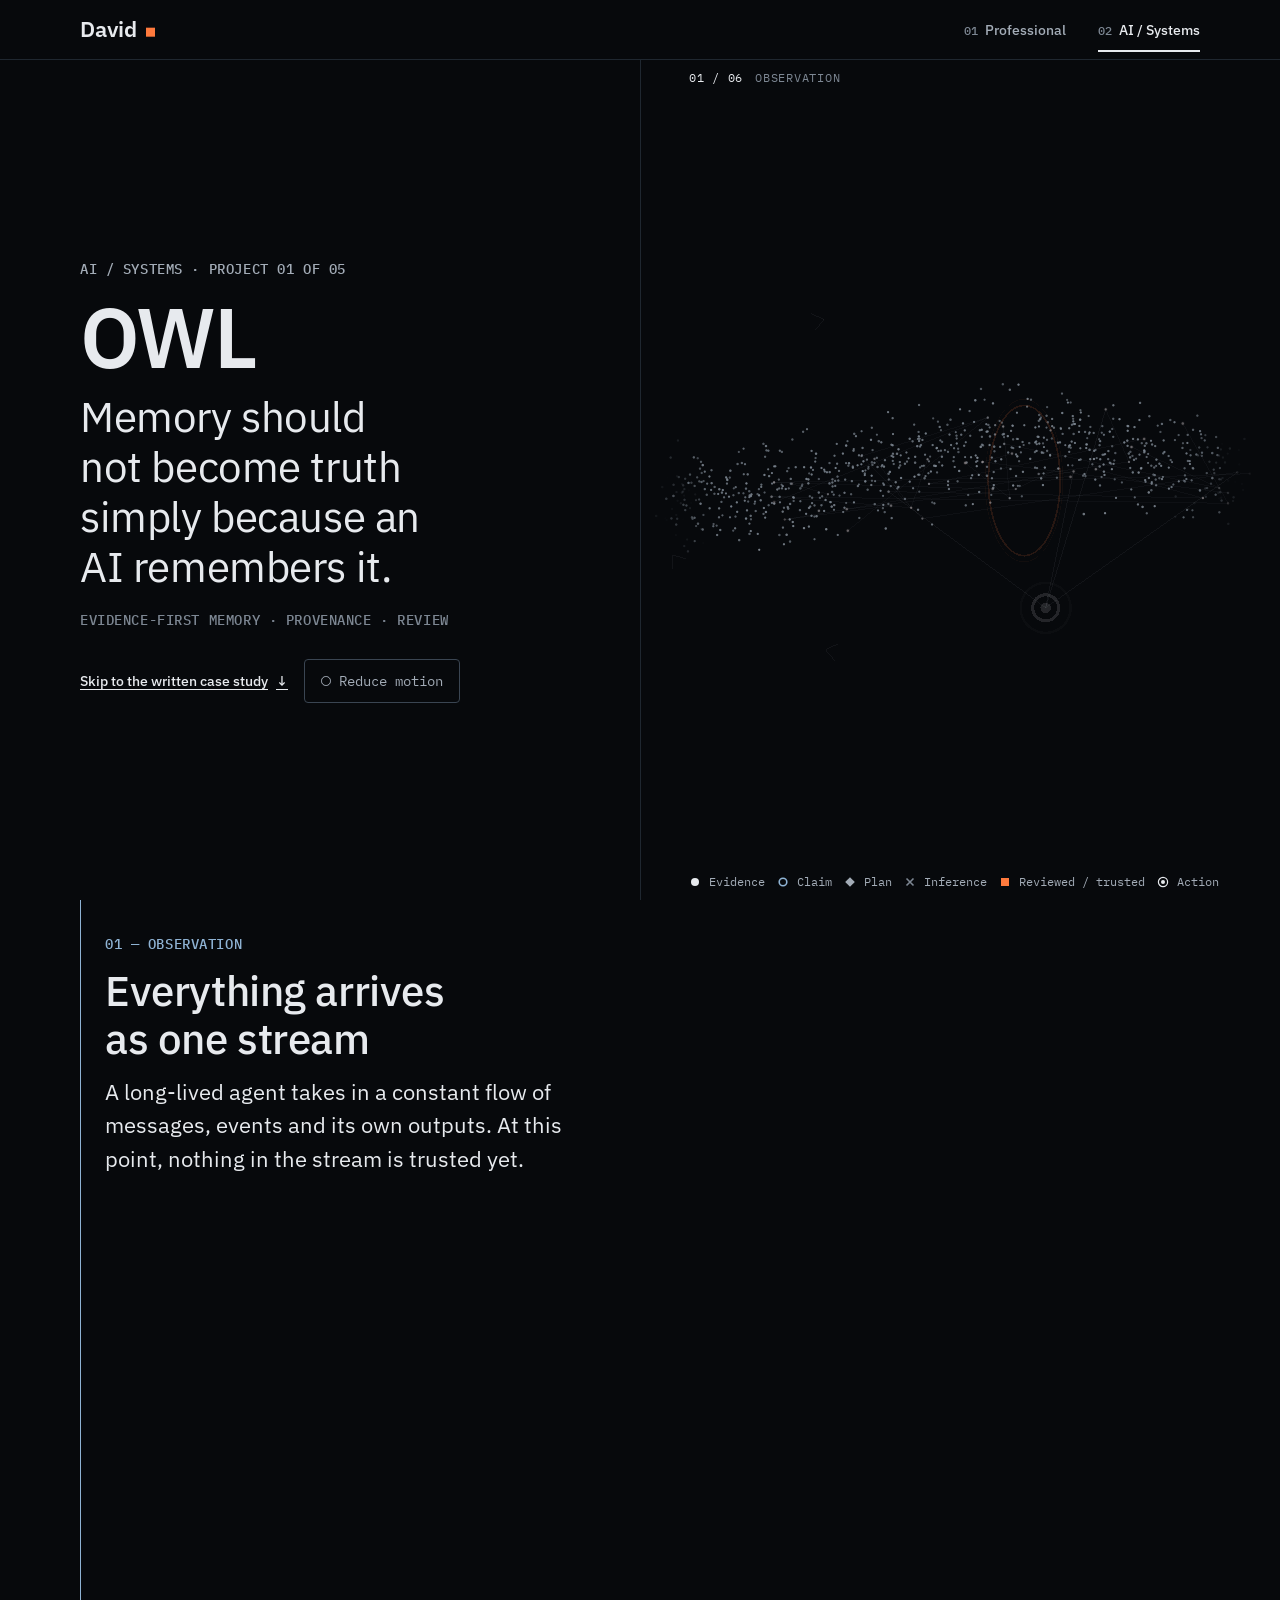
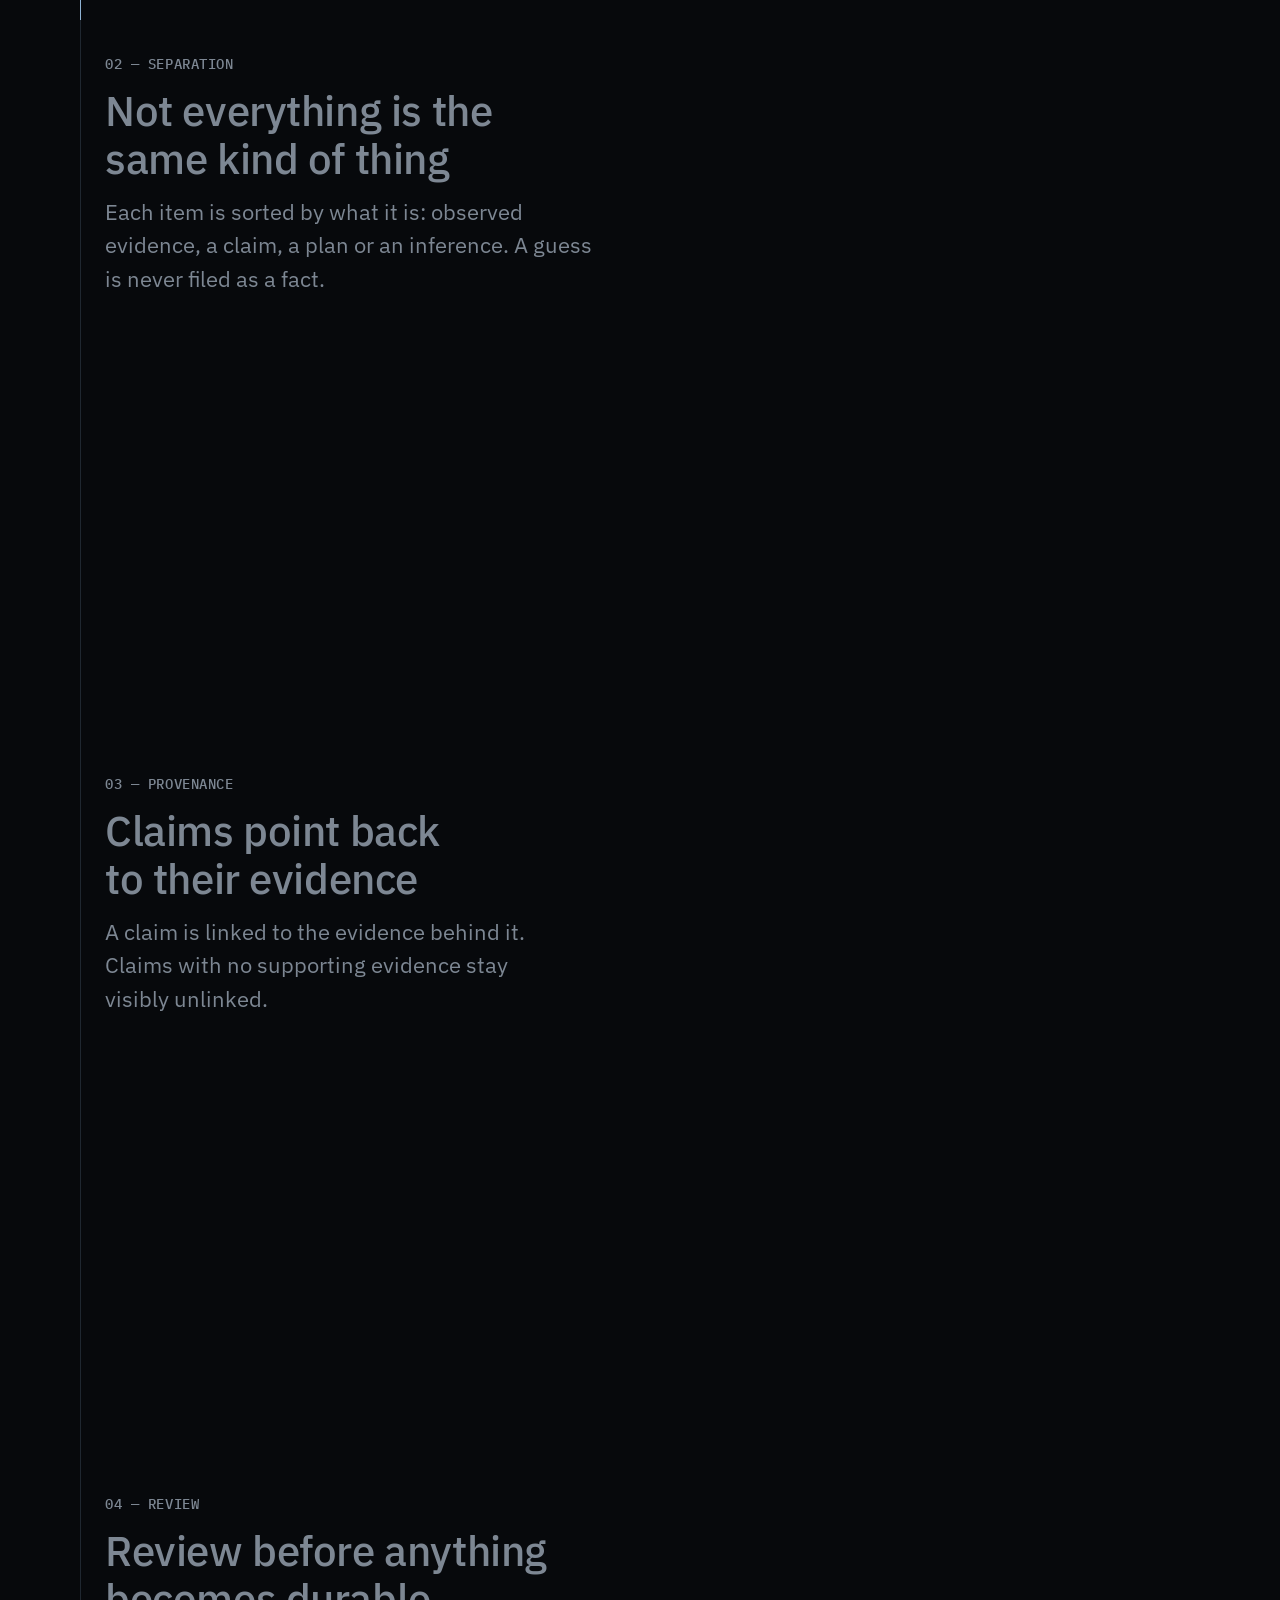
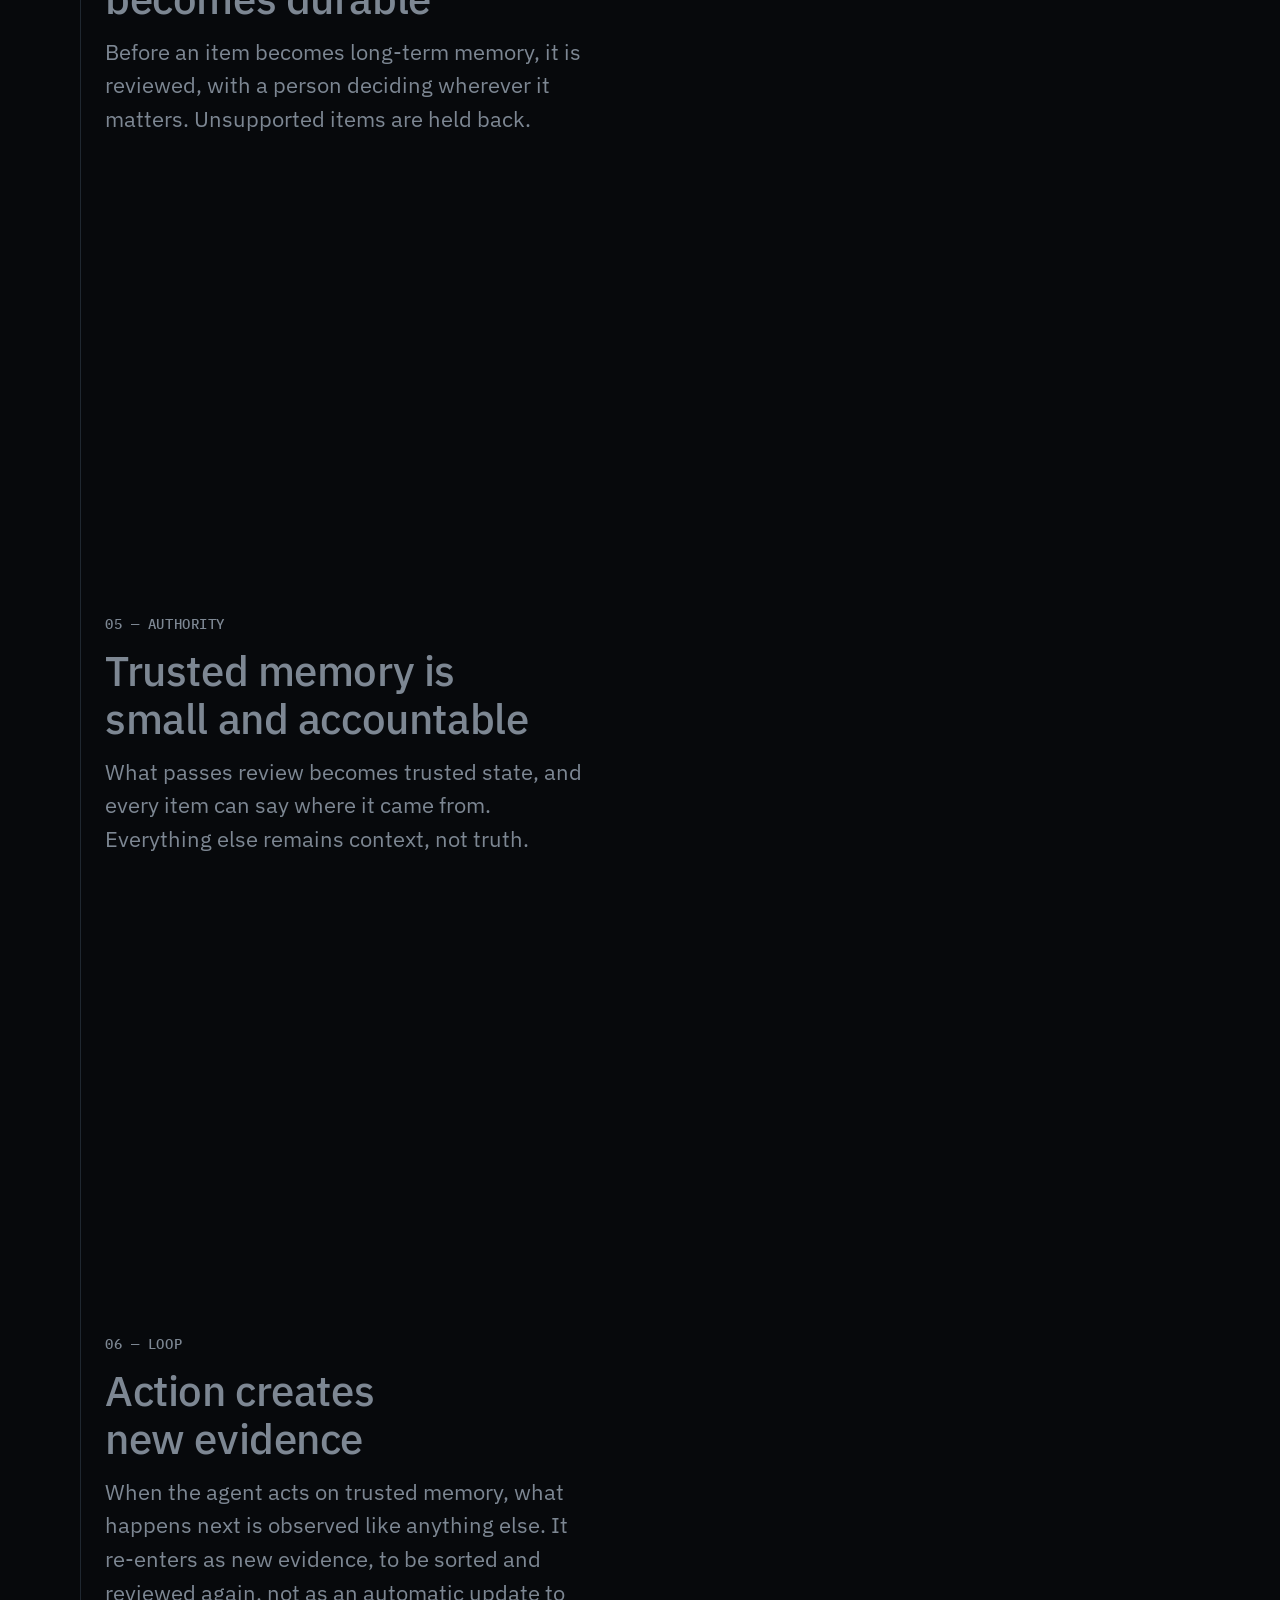
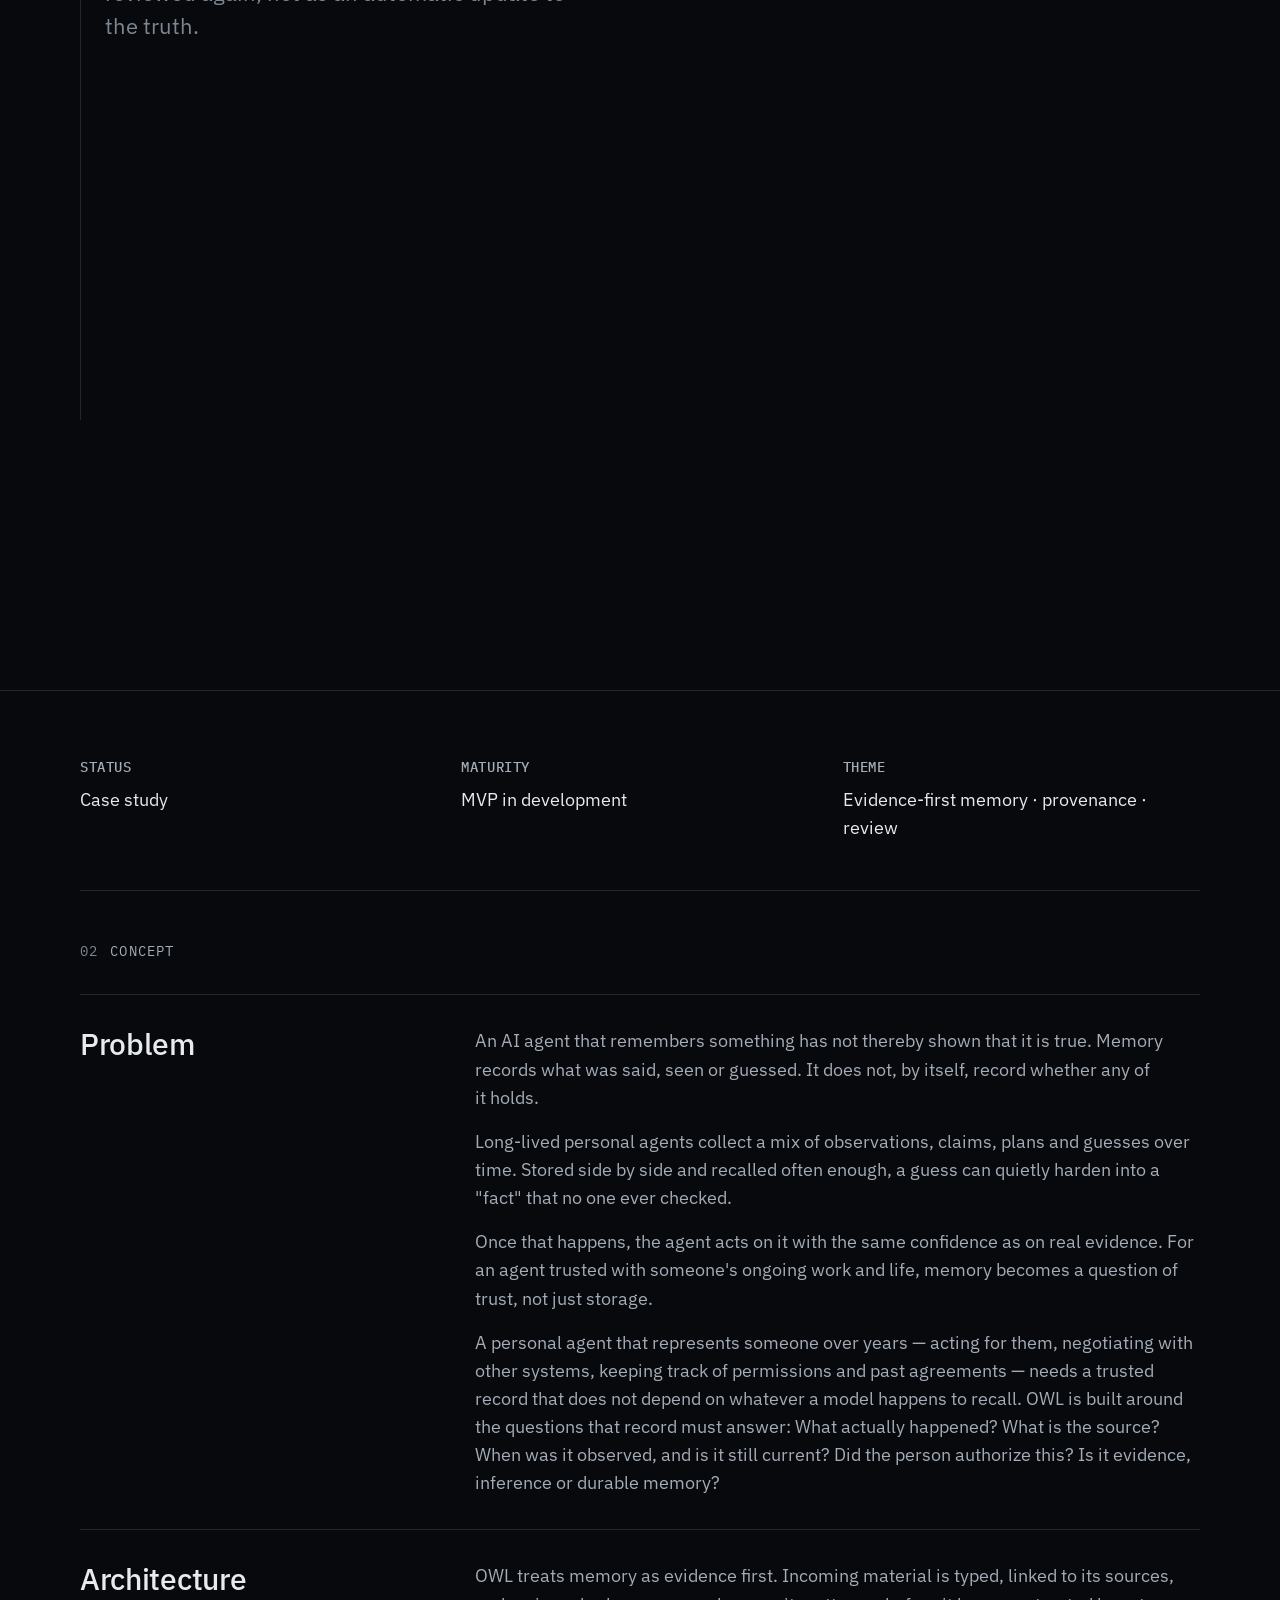
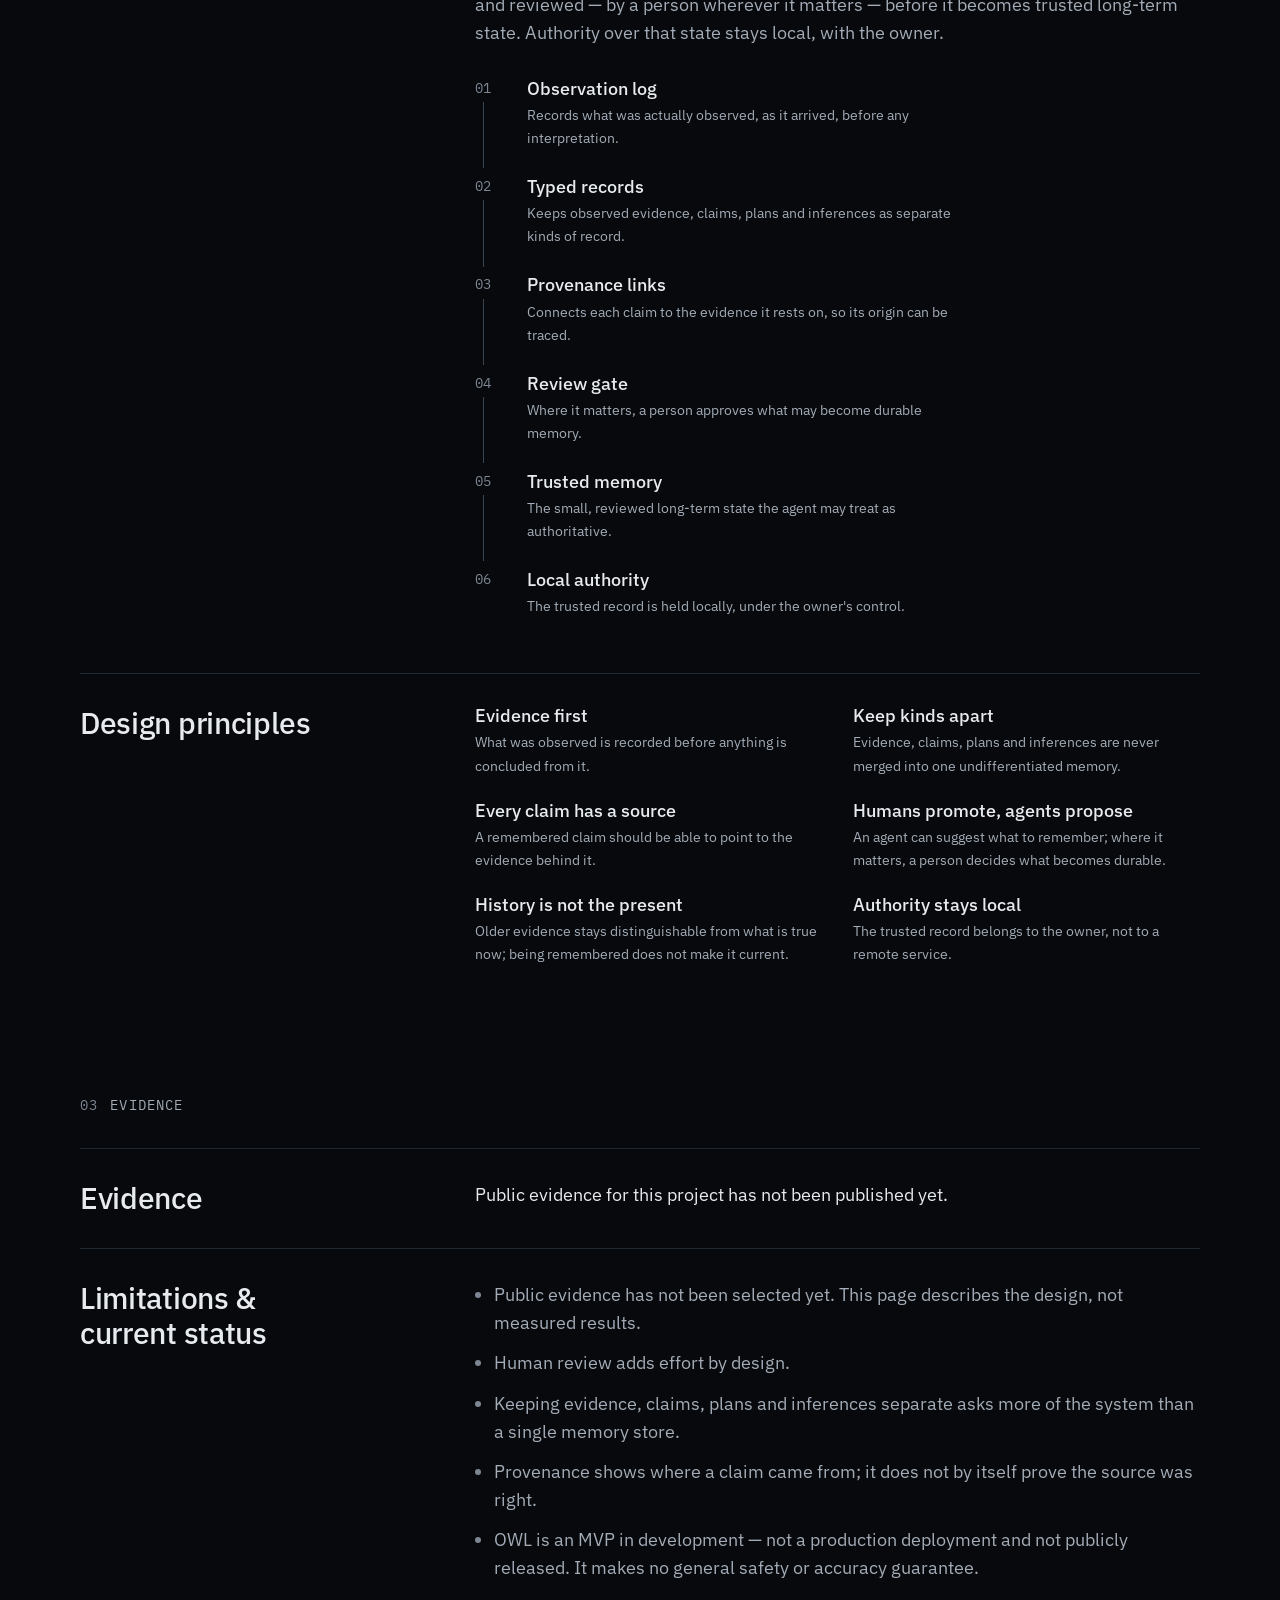
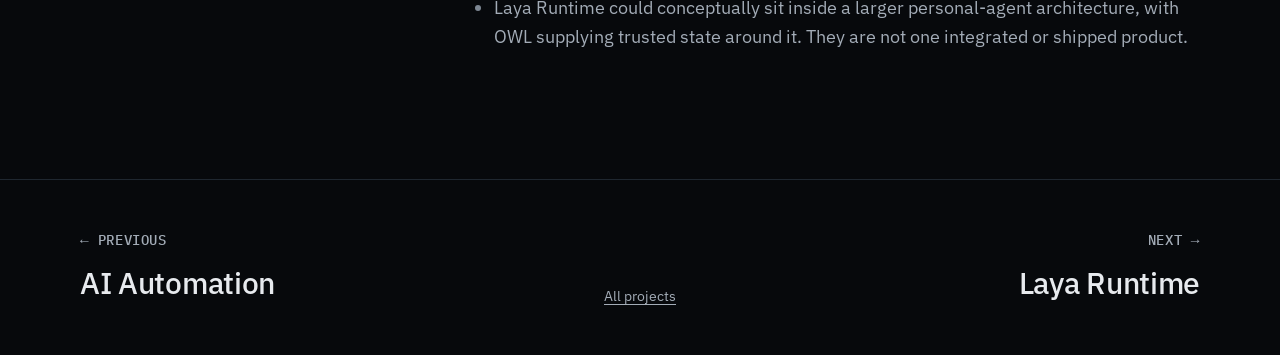
<file: ai/owl.html>
<!DOCTYPE html><html lang="en"><head><meta charSet="utf-8"/><link rel="preconnect" href="/" crossorigin=""/><meta name="viewport" content="width=device-width, initial-scale=1"/><link rel="stylesheet" href="/_next/static/chunks/1g06uixa6csf_.css" data-precedence="next"/><link rel="stylesheet" href="/_next/static/chunks/3atovm6jnqale.css" data-precedence="next"/><link rel="stylesheet" href="/_next/static/chunks/2f7wmtkal3ajl.css" data-precedence="next"/><link rel="stylesheet" href="/_next/static/chunks/1qh0hfubm-ib6.css" data-precedence="next"/><link rel="preload" as="script" fetchPriority="low" href="/_next/static/chunks/3s6nzrbk-8mnv.js"/><script src="/_next/static/chunks/19mx3mg6lkumu.js" async=""></script><script src="/_next/static/chunks/1k__zuwipnzw8.js" async=""></script><script src="/_next/static/chunks/1eh83f1trsv72.js" async=""></script><script src="/_next/static/chunks/turbopack-240emmsb8zwhp.js" async=""></script><script src="/_next/static/chunks/3fntmmi971322.js" async=""></script><script src="/_next/static/chunks/0axdrs6tow-4n.js" async=""></script><script src="/_next/static/chunks/1_1660z0w0f_q.js" async=""></script><script src="/_next/static/chunks/0gvo93nnxjq0o.js" async=""></script><title>OWL — David</title><meta name="description" content="Memory should not become truth simply because an AI remembers it."/><meta name="robots" content="index, follow"/><link rel="canonical" href="https://davidddcadd-crypto.github.io/ai/owl"/><meta property="og:title" content="David — Real World &amp; AI Systems"/><meta property="og:description" content="Memory should not become truth simply because an AI remembers it."/><meta property="og:site_name" content="David"/><meta property="og:type" content="website"/><meta name="twitter:card" content="summary"/><meta name="twitter:title" content="David — Real World &amp; AI Systems"/><meta name="twitter:description" content="Memory should not become truth simply because an AI remembers it."/><link rel="icon" href="/icon.svg?icon.3u6x4h8s4v59d.svg" sizes="any" type="image/svg+xml"/><meta name="next-size-adjust" content=""/><script>try{var m=localStorage.getItem("motion-preference");if(m==="full"||m==="reduced")document.documentElement.dataset.motion=m}catch(e){}</script><script src="/_next/static/chunks/0cz1d0mv5g_q7.js" noModule=""></script></head><body><div hidden=""><!--$--><!--/$--></div><a class="skip-link" href="#main">Skip to content</a><div data-world="ai"><header class="SiteHeader-module__JMfsBq__header"><div class="SiteHeader-module__JMfsBq__inner"><a class="NameMark-module__IjEEFW__mark" aria-label="David — home" href="/"><span class="NameMark-module__IjEEFW__word" vt-name="world-name" vt-update="none">David</span><span class="NameMark-module__IjEEFW__signal" aria-hidden="true" vt-name="world-signal" vt-update="none"></span></a><nav aria-label="Worlds"><ul role="list" class="SiteHeader-module__JMfsBq__list"><li><a class="SiteHeader-module__JMfsBq__link" href="/professional"><span class="SiteHeader-module__JMfsBq__index" aria-hidden="true">01</span>Professional</a></li><li><a class="SiteHeader-module__JMfsBq__link" aria-current="page" href="/ai"><span class="SiteHeader-module__JMfsBq__index" aria-hidden="true">02</span>AI / Systems</a></li></ul></nav></div></header><main id="main"><section class="ProjectExperience-module__ekevLW__experience" data-scene="" aria-labelledby="project-title"><header class="ProjectExperience-module__ekevLW__hero"><p class="label">AI / Systems · Project <!-- -->01<!-- --> of <!-- -->05</p><h1 id="project-title" class="ProjectExperience-module__ekevLW__title">OWL</h1><p class="ProjectExperience-module__ekevLW__thesis">Memory should not become truth simply because an AI remembers it.</p><p class="label ProjectExperience-module__ekevLW__theme">Evidence-first memory · provenance · review</p><div class="ProjectExperience-module__ekevLW__actions"><a class="ProjectExperience-module__ekevLW__skip" href="#case-study">Skip to the written case study <span aria-hidden="true">↓</span></a></div></header><div class="ProjectExperience-module__ekevLW__stage"><div class="ProjectExperience-module__ekevLW__stageMeta" aria-hidden="true"><span class="ProjectExperience-module__ekevLW__stageStep">01<!-- --> / <!-- -->06</span><span>Observation</span></div><div class="ProjectExperience-module__ekevLW__canvas"><div class="SceneShell-module__H2uYTW__shell" data-renderer="svg"><div class="owl-fb"><svg role="img" aria-label="An unsorted stream of observations — messages, events and outputs — flowing past. Every item looks the same." viewBox="0 0 744 504" preserveAspectRatio="xMidYMid meet" width="100%" height="100%" style="display:block;overflow:visible"><style>
.owl-fb { position: relative; width: 100%; height: 100%; container: owl-fb / size; }
.owl-fb-item { transition: transform 900ms cubic-bezier(0.2, 0.7, 0.2, 1), opacity 700ms ease; }
.owl-fb-item * { transition: fill 600ms ease, stroke 600ms ease, opacity 600ms ease; }
.owl-fb-gate { transition: transform 900ms cubic-bezier(0.2, 0.7, 0.2, 1), opacity 600ms ease; }
.owl-fb-action { transition: opacity 600ms ease 300ms; }
.owl-fb-links, .owl-fb-guides { animation: owl-fb-in 600ms ease 650ms both; }
.owl-fb-links *, .owl-fb-guides * { vector-effect: non-scaling-stroke; }
@keyframes owl-fb-in { from { opacity: 0; } to { opacity: 1; } }
@container owl-fb (max-height: 280px) or (max-width: 410px) {
  .owl-fb-glyph { transform: scale(1.45); }
  .owl-fb-mark { transform: scale(1.3); }
}
@media (prefers-reduced-motion: reduce) {
  html:not([data-motion="full"]) .owl-fb { 
  .owl-fb-item, .owl-fb-item *, .owl-fb-gate, .owl-fb-action { transition: none; }
  .owl-fb-links, .owl-fb-guides { animation: none; } }
}
html[data-motion="reduced"] .owl-fb { 
  .owl-fb-item, .owl-fb-item *, .owl-fb-gate, .owl-fb-action { transition: none; }
  .owl-fb-links, .owl-fb-guides { animation: none; } }
</style><g class="owl-fb-gate" style="transform:translate(427.00000000000006px, 252px) scale(0.2536504281336715, 0.7);opacity:0"><circle r="122" fill="none" style="stroke:var(--accent)" stroke-width="2" vector-effect="non-scaling-stroke"></circle><circle r="132" fill="none" style="stroke:var(--accent);opacity:0.35" stroke-width="1" vector-effect="non-scaling-stroke"></circle></g><g class="owl-fb-action" style="transform:translate(470.5831341137384px, 400.05006741734246px);opacity:0"><g class="owl-fb-mark"><circle r="15" fill="none" style="stroke:var(--ink)" stroke-width="2.5"></circle><circle r="6" style="fill:var(--ink)"></circle></g></g><g><g class="owl-fb-item" style="transform:translate(354.5px, 228.5px);opacity:0.7735089063644409"><g class="owl-fb-glyph"><circle r="3.3728001601994038" style="fill:var(--ink-3);opacity:1"></circle><g style="opacity:0"><circle r="3.808000180870294" style="fill:var(--ink-3)"></circle></g></g></g><g class="owl-fb-item" style="transform:translate(371.6px, 268.0px);opacity:0.6524266600608826"><g class="owl-fb-glyph"><circle r="3.3728001601994038" style="fill:var(--ink-3);opacity:1"></circle><g style="opacity:0"><circle r="3.808000180870294" style="fill:var(--ink-3)"></circle></g></g></g><g class="owl-fb-item" style="transform:translate(580.9px, 252.3px);opacity:0.6139640212059021"><g class="owl-fb-glyph"><circle r="3.3728001601994038" style="fill:var(--ink-3);opacity:1"></circle><g style="opacity:0"><circle r="3.808000180870294" style="fill:var(--ink-3)"></circle></g></g></g><g class="owl-fb-item" style="transform:translate(34.6px, 273.0px);opacity:0.12667709402740002"><g class="owl-fb-glyph"><circle r="3.3728001601994038" style="fill:var(--ink-3);opacity:1"></circle><g style="opacity:0"><circle r="3.808000180870294" style="fill:var(--ink-3)"></circle></g></g></g><g class="owl-fb-item" style="transform:translate(637.3px, 315.1px);opacity:0.6792963743209839"><g class="owl-fb-glyph"><circle r="3.3728001601994038" style="fill:var(--ink-3);opacity:1"></circle><g style="opacity:0"><circle r="3.808000180870294" style="fill:var(--ink-3)"></circle></g></g></g><g class="owl-fb-item" style="transform:translate(680.9px, 248.2px);opacity:0.5894809365272522"><g class="owl-fb-glyph"><circle r="3.3728001601994038" style="fill:var(--ink-3);opacity:1"></circle><g style="opacity:0"><circle r="3.808000180870294" style="fill:var(--ink-3)"></circle></g></g></g><g class="owl-fb-item" style="transform:translate(102.7px, 306.7px);opacity:0.7129932045936584"><g class="owl-fb-glyph"><circle r="3.3728001601994038" style="fill:var(--ink-3);opacity:1"></circle><g style="opacity:0"><circle r="3.808000180870294" style="fill:var(--ink-3)"></circle></g></g></g><g class="owl-fb-item" style="transform:translate(381.7px, 196.3px);opacity:0.6358332633972168"><g class="owl-fb-glyph"><circle r="3.3728001601994038" style="fill:var(--ink-3);opacity:1"></circle><g style="opacity:0"><circle r="3.808000180870294" style="fill:var(--ink-3)"></circle></g></g></g><g class="owl-fb-item" style="transform:translate(707.7px, 281.4px);opacity:0.18642819821834566"><g class="owl-fb-glyph"><circle r="3.3728001601994038" style="fill:var(--ink-3);opacity:1"></circle><g style="opacity:0"><circle r="3.808000180870294" style="fill:var(--ink-3)"></circle></g></g></g><g class="owl-fb-item" style="transform:translate(77.3px, 331.5px);opacity:0.7935433983802795"><g class="owl-fb-glyph"><circle r="3.3728001601994038" style="fill:var(--ink-3);opacity:1"></circle><g style="opacity:0"><circle r="3.808000180870294" style="fill:var(--ink-3)"></circle></g></g></g><g class="owl-fb-item" style="transform:translate(609.2px, 231.8px);opacity:0.684191882610321"><g class="owl-fb-glyph"><circle r="3.3728001601994038" style="fill:var(--ink-3);opacity:1"></circle><g style="opacity:0"><circle r="3.808000180870294" style="fill:var(--ink-3)"></circle></g></g></g><g class="owl-fb-item" style="transform:translate(623.8px, 234.5px);opacity:0.8799619674682617"><g class="owl-fb-glyph"><circle r="3.3728001601994038" style="fill:var(--ink-3);opacity:1"></circle><g style="opacity:0"><circle r="3.808000180870294" style="fill:var(--ink-3)"></circle></g></g></g><g class="owl-fb-item" style="transform:translate(58.4px, 325.2px);opacity:0.43353408575057983"><g class="owl-fb-glyph"><circle r="3.3728001601994038" style="fill:var(--ink-3);opacity:1"></circle><g style="opacity:0"><circle r="3.808000180870294" style="fill:var(--ink-3)"></circle></g></g></g><g class="owl-fb-item" style="transform:translate(690.9px, 270.2px);opacity:0.4727527767419815"><g class="owl-fb-glyph"><circle r="3.3728001601994038" style="fill:var(--ink-3);opacity:1"></circle><g style="opacity:0"><circle r="3.808000180870294" style="fill:var(--ink-3)"></circle></g></g></g><g class="owl-fb-item" style="transform:translate(343.0px, 257.6px);opacity:0.6775663495063782"><g class="owl-fb-glyph"><circle r="3.3728001601994038" style="fill:var(--ink-3);opacity:1"></circle><g style="opacity:0"><circle r="3.808000180870294" style="fill:var(--ink-3)"></circle></g></g></g><g class="owl-fb-item" style="transform:translate(287.2px, 268.0px);opacity:0.630545437335968"><g class="owl-fb-glyph"><circle r="3.3728001601994038" style="fill:var(--ink-3);opacity:1"></circle><g style="opacity:0"><circle r="3.808000180870294" style="fill:var(--ink-3)"></circle></g></g></g><g class="owl-fb-item" style="transform:translate(556.6px, 211.7px);opacity:0.8543956279754639"><g class="owl-fb-glyph"><circle r="3.3728001601994038" style="fill:var(--ink-3);opacity:1"></circle><g style="opacity:0"><circle r="3.808000180870294" style="fill:var(--ink-3)"></circle></g></g></g><g class="owl-fb-item" style="transform:translate(195.4px, 266.1px);opacity:0.6290726065635681"><g class="owl-fb-glyph"><circle r="3.3728001601994038" style="fill:var(--ink-3);opacity:1"></circle><g style="opacity:0"><circle r="3.808000180870294" style="fill:var(--ink-3)"></circle></g></g></g><g class="owl-fb-item" style="transform:translate(563.5px, 219.6px);opacity:0.8272084593772888"><g class="owl-fb-glyph"><circle r="3.3728001601994038" style="fill:var(--ink-3);opacity:1"></circle><g style="opacity:0"><circle r="3.808000180870294" style="fill:var(--ink-3)"></circle></g></g></g><g class="owl-fb-item" style="transform:translate(85.8px, 282.6px);opacity:0.603699803352356"><g class="owl-fb-glyph"><circle r="3.3728001601994038" style="fill:var(--ink-3);opacity:1"></circle><g style="opacity:0"><circle r="3.808000180870294" style="fill:var(--ink-3)"></circle></g></g></g><g class="owl-fb-item" style="transform:translate(44.1px, 307.1px);opacity:0.32323930487036706"><g class="owl-fb-glyph"><circle r="3.3728001601994038" style="fill:var(--ink-3);opacity:1"></circle><g style="opacity:0"><circle r="3.808000180870294" style="fill:var(--ink-3)"></circle></g></g></g><g class="owl-fb-item" style="transform:translate(450.8px, 246.3px);opacity:0.7954288125038147"><g class="owl-fb-glyph"><circle r="3.3728001601994038" style="fill:var(--ink-3);opacity:1"></circle><g style="opacity:0"><circle r="3.808000180870294" style="fill:var(--ink-3)"></circle></g></g></g><g class="owl-fb-item" style="transform:translate(159.8px, 246.8px);opacity:0.816218376159668"><g class="owl-fb-glyph"><circle r="3.3728001601994038" style="fill:var(--ink-3);opacity:1"></circle><g style="opacity:0"><circle r="3.808000180870294" style="fill:var(--ink-3)"></circle></g></g></g><g class="owl-fb-item" style="transform:translate(483.3px, 201.5px);opacity:0.6321974992752075"><g class="owl-fb-glyph"><circle r="3.3728001601994038" style="fill:var(--ink-3);opacity:1"></circle><g style="opacity:0"><circle r="3.808000180870294" style="fill:var(--ink-3)"></circle></g></g></g><g class="owl-fb-item" style="transform:translate(585.3px, 226.9px);opacity:0.7851439714431763"><g class="owl-fb-glyph"><circle r="3.3728001601994038" style="fill:var(--ink-3);opacity:1"></circle><g style="opacity:0"><circle r="3.808000180870294" style="fill:var(--ink-3)"></circle></g></g></g><g class="owl-fb-item" style="transform:translate(28.0px, 256.8px);opacity:0.07566532585769892"><g class="owl-fb-glyph"><circle r="3.3728001601994038" style="fill:var(--ink-3);opacity:1"></circle><g style="opacity:0"><circle r="3.808000180870294" style="fill:var(--ink-3)"></circle></g></g></g><g class="owl-fb-item" style="transform:translate(309.7px, 298.2px);opacity:0.6200997233390808"><g class="owl-fb-glyph"><circle r="3.3728001601994038" style="fill:var(--ink-3);opacity:1"></circle><g style="opacity:0"><circle r="3.808000180870294" style="fill:var(--ink-3)"></circle></g></g></g><g class="owl-fb-item" style="transform:translate(184.6px, 276.0px);opacity:0.8011718988418579"><g class="owl-fb-glyph"><circle r="3.3728001601994038" style="fill:var(--ink-3);opacity:1"></circle><g style="opacity:0"><circle r="3.808000180870294" style="fill:var(--ink-3)"></circle></g></g></g><g class="owl-fb-item" style="transform:translate(494.1px, 212.1px);opacity:0.8295928835868835"><g class="owl-fb-glyph"><circle r="3.3728001601994038" style="fill:var(--ink-3);opacity:1"></circle><g style="opacity:0"><circle r="3.808000180870294" style="fill:var(--ink-3)"></circle></g></g></g><g class="owl-fb-item" style="transform:translate(142.8px, 350.3px);opacity:0.7110515236854553"><g class="owl-fb-glyph"><circle r="3.3728001601994038" style="fill:var(--ink-3);opacity:1"></circle><g style="opacity:0"><circle r="3.808000180870294" style="fill:var(--ink-3)"></circle></g></g></g><g class="owl-fb-item" style="transform:translate(428.2px, 145.2px);opacity:0.8321563601493835"><g class="owl-fb-glyph"><circle r="3.3728001601994038" style="fill:var(--ink-3);opacity:1"></circle><g style="opacity:0"><circle r="3.808000180870294" style="fill:var(--ink-3)"></circle></g></g></g><g class="owl-fb-item" style="transform:translate(411.7px, 215.4px);opacity:0.7998846173286438"><g class="owl-fb-glyph"><circle r="3.3728001601994038" style="fill:var(--ink-3);opacity:1"></circle><g style="opacity:0"><circle r="3.808000180870294" style="fill:var(--ink-3)"></circle></g></g></g><g class="owl-fb-item" style="transform:translate(720.8px, 235.0px);opacity:0.022930847760289908"><g class="owl-fb-glyph"><circle r="3.3728001601994038" style="fill:var(--ink-3);opacity:1"></circle><g style="opacity:0"><circle r="3.808000180870294" style="fill:var(--ink-3)"></circle></g></g></g><g class="owl-fb-item" style="transform:translate(705.5px, 269.8px);opacity:0.1773917354643345"><g class="owl-fb-glyph"><circle r="3.3728001601994038" style="fill:var(--ink-3);opacity:1"></circle><g style="opacity:0"><circle r="3.808000180870294" style="fill:var(--ink-3)"></circle></g></g></g><g class="owl-fb-item" style="transform:translate(497.8px, 199.3px);opacity:0.8674931526184082"><g class="owl-fb-glyph"><circle r="3.3728001601994038" style="fill:var(--ink-3);opacity:1"></circle><g style="opacity:0"><circle r="3.808000180870294" style="fill:var(--ink-3)"></circle></g></g></g><g class="owl-fb-item" style="transform:translate(324.3px, 216.0px);opacity:0.5952458381652832"><g class="owl-fb-glyph"><circle r="3.3728001601994038" style="fill:var(--ink-3);opacity:1"></circle><g style="opacity:0"><circle r="3.808000180870294" style="fill:var(--ink-3)"></circle></g></g></g><g class="owl-fb-item" style="transform:translate(533.1px, 249.3px);opacity:0.8017988801002502"><g class="owl-fb-glyph"><circle r="3.3728001601994038" style="fill:var(--ink-3);opacity:1"></circle><g style="opacity:0"><circle r="3.808000180870294" style="fill:var(--ink-3)"></circle></g></g></g><g class="owl-fb-item" style="transform:translate(259.4px, 279.0px);opacity:0.6581907272338867"><g class="owl-fb-glyph"><circle r="3.3728001601994038" style="fill:var(--ink-3);opacity:1"></circle><g style="opacity:0"><circle r="3.808000180870294" style="fill:var(--ink-3)"></circle></g></g></g><g class="owl-fb-item" style="transform:translate(213.3px, 263.1px);opacity:0.7414624094963074"><g class="owl-fb-glyph"><circle r="3.3728001601994038" style="fill:var(--ink-3);opacity:1"></circle><g style="opacity:0"><circle r="3.808000180870294" style="fill:var(--ink-3)"></circle></g></g></g><g class="owl-fb-item" style="transform:translate(652.9px, 252.9px);opacity:0.8560957908630371"><g class="owl-fb-glyph"><circle r="3.3728001601994038" style="fill:var(--ink-3);opacity:1"></circle><g style="opacity:0"><circle r="3.808000180870294" style="fill:var(--ink-3)"></circle></g></g></g><g class="owl-fb-item" style="transform:translate(513.3px, 198.1px);opacity:0.7632519006729126"><g class="owl-fb-glyph"><circle r="3.3728001601994038" style="fill:var(--ink-3);opacity:1"></circle><g style="opacity:0"><circle r="3.808000180870294" style="fill:var(--ink-3)"></circle></g></g></g><g class="owl-fb-item" style="transform:translate(247.7px, 263.8px);opacity:0.8656874299049377"><g class="owl-fb-glyph"><circle r="3.3728001601994038" style="fill:var(--ink-3);opacity:1"></circle><g style="opacity:0"><circle r="3.808000180870294" style="fill:var(--ink-3)"></circle></g></g></g><g class="owl-fb-item" style="transform:translate(411.3px, 243.8px);opacity:0.8676274418830872"><g class="owl-fb-glyph"><circle r="3.3728001601994038" style="fill:var(--ink-3);opacity:1"></circle><g style="opacity:0"><circle r="3.808000180870294" style="fill:var(--ink-3)"></circle></g></g></g><g class="owl-fb-item" style="transform:translate(438.4px, 180.7px);opacity:0.865240216255188"><g class="owl-fb-glyph"><circle r="3.3728001601994038" style="fill:var(--ink-3);opacity:1"></circle><g style="opacity:0"><circle r="3.808000180870294" style="fill:var(--ink-3)"></circle></g></g></g><g class="owl-fb-item" style="transform:translate(297.3px, 262.3px);opacity:0.7501603364944458"><g class="owl-fb-glyph"><circle r="3.3728001601994038" style="fill:var(--ink-3);opacity:1"></circle><g style="opacity:0"><circle r="3.808000180870294" style="fill:var(--ink-3)"></circle></g></g></g><g class="owl-fb-item" style="transform:translate(470.6px, 198.9px);opacity:0.8101489543914795"><g class="owl-fb-glyph"><circle r="3.3728001601994038" style="fill:var(--ink-3);opacity:1"></circle><g style="opacity:0"><circle r="3.808000180870294" style="fill:var(--ink-3)"></circle></g></g></g><g class="owl-fb-item" style="transform:translate(667.3px, 228.4px);opacity:0.5893519520759583"><g class="owl-fb-glyph"><circle r="3.3728001601994038" style="fill:var(--ink-3);opacity:1"></circle><g style="opacity:0"><circle r="3.808000180870294" style="fill:var(--ink-3)"></circle></g></g></g><g class="owl-fb-item" style="transform:translate(133.3px, 276.8px);opacity:0.6917257308959961"><g class="owl-fb-glyph"><circle r="3.3728001601994038" style="fill:var(--ink-3);opacity:1"></circle><g style="opacity:0"><circle r="3.808000180870294" style="fill:var(--ink-3)"></circle></g></g></g><g class="owl-fb-item" style="transform:translate(152.3px, 250.3px);opacity:0.7447620630264282"><g class="owl-fb-glyph"><circle r="3.3728001601994038" style="fill:var(--ink-3);opacity:1"></circle><g style="opacity:0"><circle r="3.808000180870294" style="fill:var(--ink-3)"></circle></g></g></g><g class="owl-fb-item" style="transform:translate(172.4px, 233.1px);opacity:0.8992990851402283"><g class="owl-fb-glyph"><circle r="3.3728001601994038" style="fill:var(--ink-3);opacity:1"></circle><g style="opacity:0"><circle r="3.808000180870294" style="fill:var(--ink-3)"></circle></g></g></g><g class="owl-fb-item" style="transform:translate(595.6px, 263.9px);opacity:0.6891624331474304"><g class="owl-fb-glyph"><circle r="3.3728001601994038" style="fill:var(--ink-3);opacity:1"></circle><g style="opacity:0"><circle r="3.808000180870294" style="fill:var(--ink-3)"></circle></g></g></g><g class="owl-fb-item" style="transform:translate(332.2px, 302.4px);opacity:0.6286304593086243"><g class="owl-fb-glyph"><circle r="3.3728001601994038" style="fill:var(--ink-3);opacity:1"></circle><g style="opacity:0"><circle r="3.808000180870294" style="fill:var(--ink-3)"></circle></g></g></g><g class="owl-fb-item" style="transform:translate(18.3px, 281.4px);opacity:0.000855601704097353"><g class="owl-fb-glyph"><circle r="3.3728001601994038" style="fill:var(--ink-3);opacity:1"></circle><g style="opacity:0"><circle r="3.808000180870294" style="fill:var(--ink-3)"></circle></g></g></g><g class="owl-fb-item" style="transform:translate(454.5px, 221.5px);opacity:0.9151959419250488"><g class="owl-fb-glyph"><circle r="3.3728001601994038" style="fill:var(--ink-3);opacity:1"></circle><g style="opacity:0"><circle r="3.808000180870294" style="fill:var(--ink-3)"></circle></g></g></g><g class="owl-fb-item" style="transform:translate(119.5px, 268.0px);opacity:0.6338210701942444"><g class="owl-fb-glyph"><circle r="3.3728001601994038" style="fill:var(--ink-3);opacity:1"></circle><g style="opacity:0"><circle r="3.808000180870294" style="fill:var(--ink-3)"></circle></g></g></g><g class="owl-fb-item" style="transform:translate(220.1px, 292.8px);opacity:0.778786301612854"><g class="owl-fb-glyph"><circle r="3.3728001601994038" style="fill:var(--ink-3);opacity:1"></circle><g style="opacity:0"><circle r="4.02560019120574" style="fill:none;stroke:var(--ink-3)" stroke-width="1.9584000930190086"></circle></g></g></g><g class="owl-fb-item" style="transform:translate(599.2px, 269.1px);opacity:0.7566863298416138"><g class="owl-fb-glyph"><circle r="3.3728001601994038" style="fill:var(--ink-3);opacity:1"></circle><g style="opacity:0"><circle r="4.02560019120574" style="fill:none;stroke:var(--ink-3)" stroke-width="1.9584000930190086"></circle></g></g></g><g class="owl-fb-item" style="transform:translate(723.3px, 271.9px);opacity:0.008936780760996044"><g class="owl-fb-glyph"><circle r="3.3728001601994038" style="fill:var(--ink-3);opacity:1"></circle><g style="opacity:0"><circle r="4.02560019120574" style="fill:none;stroke:var(--ink-3)" stroke-width="1.9584000930190086"></circle></g></g></g><g class="owl-fb-item" style="transform:translate(246.8px, 281.9px);opacity:0.8417537808418274"><g class="owl-fb-glyph"><circle r="3.3728001601994038" style="fill:var(--ink-3);opacity:1"></circle><g style="opacity:0"><circle r="4.02560019120574" style="fill:none;stroke:var(--ink-3)" stroke-width="1.9584000930190086"></circle></g></g></g><g class="owl-fb-item" style="transform:translate(553.0px, 237.9px);opacity:0.7667200565338135"><g class="owl-fb-glyph"><circle r="3.3728001601994038" style="fill:var(--ink-3);opacity:1"></circle><g style="opacity:0"><circle r="4.02560019120574" style="fill:none;stroke:var(--ink-3)" stroke-width="1.9584000930190086"></circle></g></g></g><g class="owl-fb-item" style="transform:translate(168.4px, 230.7px);opacity:0.8305449485778809"><g class="owl-fb-glyph"><circle r="3.3728001601994038" style="fill:var(--ink-3);opacity:1"></circle><g style="opacity:0"><circle r="4.02560019120574" style="fill:none;stroke:var(--ink-3)" stroke-width="1.9584000930190086"></circle></g></g></g><g class="owl-fb-item" style="transform:translate(194.9px, 340.7px);opacity:0.6969465017318726"><g class="owl-fb-glyph"><circle r="3.3728001601994038" style="fill:var(--ink-3);opacity:1"></circle><g style="opacity:0"><circle r="4.02560019120574" style="fill:none;stroke:var(--ink-3)" stroke-width="1.9584000930190086"></circle></g></g></g><g class="owl-fb-item" style="transform:translate(678.9px, 259.2px);opacity:0.6098494529724121"><g class="owl-fb-glyph"><circle r="3.3728001601994038" style="fill:var(--ink-3);opacity:1"></circle><g style="opacity:0"><circle r="4.02560019120574" style="fill:none;stroke:var(--ink-3)" stroke-width="1.9584000930190086"></circle></g></g></g><g class="owl-fb-item" style="transform:translate(22.1px, 270.7px);opacity:0.014200148032978178"><g class="owl-fb-glyph"><circle r="3.3728001601994038" style="fill:var(--ink-3);opacity:1"></circle><g style="opacity:0"><circle r="4.02560019120574" style="fill:none;stroke:var(--ink-3)" stroke-width="1.9584000930190086"></circle></g></g></g><g class="owl-fb-item" style="transform:translate(118.2px, 206.0px);opacity:0.8844732046127319"><g class="owl-fb-glyph"><circle r="3.3728001601994038" style="fill:var(--ink-3);opacity:1"></circle><g style="opacity:0"><circle r="4.02560019120574" style="fill:none;stroke:var(--ink-3)" stroke-width="1.9584000930190086"></circle></g></g></g><g class="owl-fb-item" style="transform:translate(424.9px, 191.2px);opacity:0.7005285024642944"><g class="owl-fb-glyph"><circle r="3.3728001601994038" style="fill:var(--ink-3);opacity:1"></circle><g style="opacity:0"><circle r="4.02560019120574" style="fill:none;stroke:var(--ink-3)" stroke-width="1.9584000930190086"></circle></g></g></g><g class="owl-fb-item" style="transform:translate(400.1px, 211.1px);opacity:0.8304238319396973"><g class="owl-fb-glyph"><circle r="3.3728001601994038" style="fill:var(--ink-3);opacity:1"></circle><g style="opacity:0"><circle r="4.02560019120574" style="fill:none;stroke:var(--ink-3)" stroke-width="1.9584000930190086"></circle></g></g></g><g class="owl-fb-item" style="transform:translate(45.9px, 287.3px);opacity:0.34945044815540316"><g class="owl-fb-glyph"><circle r="3.3728001601994038" style="fill:var(--ink-3);opacity:1"></circle><g style="opacity:0"><circle r="4.02560019120574" style="fill:none;stroke:var(--ink-3)" stroke-width="1.9584000930190086"></circle></g></g></g><g class="owl-fb-item" style="transform:translate(463.1px, 212.5px);opacity:0.7386112809181213"><g class="owl-fb-glyph"><circle r="3.3728001601994038" style="fill:var(--ink-3);opacity:1"></circle><g style="opacity:0"><circle r="4.02560019120574" style="fill:none;stroke:var(--ink-3)" stroke-width="1.9584000930190086"></circle></g></g></g><g class="owl-fb-item" style="transform:translate(133.0px, 298.7px);opacity:0.6630778312683105"><g class="owl-fb-glyph"><circle r="3.3728001601994038" style="fill:var(--ink-3);opacity:1"></circle><g style="opacity:0"><circle r="4.02560019120574" style="fill:none;stroke:var(--ink-3)" stroke-width="1.9584000930190086"></circle></g></g></g><g class="owl-fb-item" style="transform:translate(494.5px, 221.2px);opacity:0.7159523367881775"><g class="owl-fb-glyph"><circle r="3.3728001601994038" style="fill:var(--ink-3);opacity:1"></circle><g style="opacity:0"><circle r="4.02560019120574" style="fill:none;stroke:var(--ink-3)" stroke-width="1.9584000930190086"></circle></g></g></g><g class="owl-fb-item" style="transform:translate(92.7px, 251.9px);opacity:0.6125586628913879"><g class="owl-fb-glyph"><circle r="3.3728001601994038" style="fill:var(--ink-3);opacity:1"></circle><g style="opacity:0"><circle r="4.02560019120574" style="fill:none;stroke:var(--ink-3)" stroke-width="1.9584000930190086"></circle></g></g></g><g class="owl-fb-item" style="transform:translate(617.6px, 189.7px);opacity:0.6009019613265991"><g class="owl-fb-glyph"><circle r="3.3728001601994038" style="fill:var(--ink-3);opacity:1"></circle><g style="opacity:0"><circle r="4.02560019120574" style="fill:none;stroke:var(--ink-3)" stroke-width="1.9584000930190086"></circle></g></g></g><g class="owl-fb-item" style="transform:translate(445.5px, 248.5px);opacity:0.897830069065094"><g class="owl-fb-glyph"><circle r="3.3728001601994038" style="fill:var(--ink-3);opacity:1"></circle><g style="opacity:0"><circle r="4.02560019120574" style="fill:none;stroke:var(--ink-3)" stroke-width="1.9584000930190086"></circle></g></g></g><g class="owl-fb-item" style="transform:translate(187.1px, 261.7px);opacity:0.8943679332733154"><g class="owl-fb-glyph"><circle r="3.3728001601994038" style="fill:var(--ink-3);opacity:1"></circle><g style="opacity:0"><circle r="4.02560019120574" style="fill:none;stroke:var(--ink-3)" stroke-width="1.9584000930190086"></circle></g></g></g><g class="owl-fb-item" style="transform:translate(671.9px, 246.6px);opacity:0.592803418636322"><g class="owl-fb-glyph"><circle r="3.3728001601994038" style="fill:var(--ink-3);opacity:1"></circle><g style="opacity:0"><circle r="4.02560019120574" style="fill:none;stroke:var(--ink-3)" stroke-width="1.9584000930190086"></circle></g></g></g><g class="owl-fb-item" style="transform:translate(204.7px, 192.2px);opacity:0.6287322640419006"><g class="owl-fb-glyph"><circle r="3.3728001601994038" style="fill:var(--ink-3);opacity:1"></circle><g style="opacity:0"><circle r="4.02560019120574" style="fill:none;stroke:var(--ink-3)" stroke-width="1.9584000930190086"></circle></g></g></g><g class="owl-fb-item" style="transform:translate(716.7px, 240.7px);opacity:0.057218076288700105"><g class="owl-fb-glyph"><circle r="3.3728001601994038" style="fill:var(--ink-3);opacity:1"></circle><g style="opacity:0"><circle r="4.02560019120574" style="fill:none;stroke:var(--ink-3)" stroke-width="1.9584000930190086"></circle></g></g></g><g class="owl-fb-item" style="transform:translate(29.2px, 272.7px);opacity:0.09680504724383354"><g class="owl-fb-glyph"><circle r="3.3728001601994038" style="fill:var(--ink-3);opacity:1"></circle><g style="opacity:0"><circle r="4.02560019120574" style="fill:none;stroke:var(--ink-3)" stroke-width="1.9584000930190086"></circle></g></g></g><g class="owl-fb-item" style="transform:translate(238.5px, 223.4px);opacity:0.5892379879951477"><g class="owl-fb-glyph"><circle r="3.3728001601994038" style="fill:var(--ink-3);opacity:1"></circle><g style="opacity:0"><circle r="4.02560019120574" style="fill:none;stroke:var(--ink-3)" stroke-width="1.9584000930190086"></circle></g></g></g><g class="owl-fb-item" style="transform:translate(274.3px, 185.3px);opacity:0.7320688962936401"><g class="owl-fb-glyph"><circle r="3.3728001601994038" style="fill:var(--ink-3);opacity:1"></circle><g style="opacity:0"><circle r="4.02560019120574" style="fill:none;stroke:var(--ink-3)" stroke-width="1.9584000930190086"></circle></g></g></g><g class="owl-fb-item" style="transform:translate(157.5px, 256.9px);opacity:0.6274313926696777"><g class="owl-fb-glyph"><circle r="3.3728001601994038" style="fill:var(--ink-3);opacity:1"></circle><g style="opacity:0"><circle r="4.02560019120574" style="fill:none;stroke:var(--ink-3)" stroke-width="1.9584000930190086"></circle></g></g></g><g class="owl-fb-item" style="transform:translate(589.7px, 268.2px);opacity:0.7739835977554321"><g class="owl-fb-glyph"><circle r="3.3728001601994038" style="fill:var(--ink-3);opacity:1"></circle><g style="opacity:0"><circle r="4.02560019120574" style="fill:none;stroke:var(--ink-3)" stroke-width="1.9584000930190086"></circle></g></g></g><g class="owl-fb-item" style="transform:translate(146.0px, 302.5px);opacity:0.7249452471733093"><g class="owl-fb-glyph"><circle r="3.3728001601994038" style="fill:var(--ink-3);opacity:1"></circle><g style="opacity:0"><circle r="4.02560019120574" style="fill:none;stroke:var(--ink-3)" stroke-width="1.9584000930190086"></circle></g></g></g><g class="owl-fb-item" style="transform:translate(411.7px, 247.5px);opacity:0.8063043355941772"><g class="owl-fb-glyph"><circle r="3.3728001601994038" style="fill:var(--ink-3);opacity:1"></circle><g style="opacity:0"><circle r="4.02560019120574" style="fill:none;stroke:var(--ink-3)" stroke-width="1.9584000930190086"></circle></g></g></g><g class="owl-fb-item" style="transform:translate(292.6px, 202.6px);opacity:0.7623814940452576"><g class="owl-fb-glyph"><circle r="3.3728001601994038" style="fill:var(--ink-3);opacity:1"></circle><g style="opacity:0"><circle r="4.02560019120574" style="fill:none;stroke:var(--ink-3)" stroke-width="1.9584000930190086"></circle></g></g></g><g class="owl-fb-item" style="transform:translate(699.3px, 246.8px);opacity:0.3095925271511078"><g class="owl-fb-glyph"><circle r="3.3728001601994038" style="fill:var(--ink-3);opacity:1"></circle><g style="opacity:0"><polygon points="0,-5.168000245466828 5.168000245466828,0 0,5.168000245466828 -5.168000245466828,0" style="fill:var(--ink-3)"></polygon></g></g></g><g class="owl-fb-item" style="transform:translate(387.8px, 270.3px);opacity:0.5842885971069336"><g class="owl-fb-glyph"><circle r="3.3728001601994038" style="fill:var(--ink-3);opacity:1"></circle><g style="opacity:0"><polygon points="0,-5.168000245466828 5.168000245466828,0 0,5.168000245466828 -5.168000245466828,0" style="fill:var(--ink-3)"></polygon></g></g></g><g class="owl-fb-item" style="transform:translate(526.7px, 218.8px);opacity:0.9000248908996582"><g class="owl-fb-glyph"><circle r="3.3728001601994038" style="fill:var(--ink-3);opacity:1"></circle><g style="opacity:0"><polygon points="0,-5.168000245466828 5.168000245466828,0 0,5.168000245466828 -5.168000245466828,0" style="fill:var(--ink-3)"></polygon></g></g></g><g class="owl-fb-item" style="transform:translate(592.1px, 174.5px);opacity:0.8639913201332092"><g class="owl-fb-glyph"><circle r="3.3728001601994038" style="fill:var(--ink-3);opacity:1"></circle><g style="opacity:0"><polygon points="0,-5.168000245466828 5.168000245466828,0 0,5.168000245466828 -5.168000245466828,0" style="fill:var(--ink-3)"></polygon></g></g></g><g class="owl-fb-item" style="transform:translate(502.9px, 252.6px);opacity:0.8217686414718628"><g class="owl-fb-glyph"><circle r="3.3728001601994038" style="fill:var(--ink-3);opacity:1"></circle><g style="opacity:0"><polygon points="0,-5.168000245466828 5.168000245466828,0 0,5.168000245466828 -5.168000245466828,0" style="fill:var(--ink-3)"></polygon></g></g></g><g class="owl-fb-item" style="transform:translate(723.0px, 241.9px);opacity:0.011265577096492053"><g class="owl-fb-glyph"><circle r="3.3728001601994038" style="fill:var(--ink-3);opacity:1"></circle><g style="opacity:0"><polygon points="0,-5.168000245466828 5.168000245466828,0 0,5.168000245466828 -5.168000245466828,0" style="fill:var(--ink-3)"></polygon></g></g></g><g class="owl-fb-item" style="transform:translate(715.1px, 272.4px);opacity:0.06598874386399985"><g class="owl-fb-glyph"><circle r="3.3728001601994038" style="fill:var(--ink-3);opacity:1"></circle><g style="opacity:0"><polygon points="0,-5.168000245466828 5.168000245466828,0 0,5.168000245466828 -5.168000245466828,0" style="fill:var(--ink-3)"></polygon></g></g></g><g class="owl-fb-item" style="transform:translate(445.4px, 208.8px);opacity:0.7461568117141724"><g class="owl-fb-glyph"><circle r="3.3728001601994038" style="fill:var(--ink-3);opacity:1"></circle><g style="opacity:0"><polygon points="0,-5.168000245466828 5.168000245466828,0 0,5.168000245466828 -5.168000245466828,0" style="fill:var(--ink-3)"></polygon></g></g></g><g class="owl-fb-item" style="transform:translate(44.7px, 290.2px);opacity:0.32372562289237977"><g class="owl-fb-glyph"><circle r="3.3728001601994038" style="fill:var(--ink-3);opacity:1"></circle><g style="opacity:0"><polygon points="0,-5.168000245466828 5.168000245466828,0 0,5.168000245466828 -5.168000245466828,0" style="fill:var(--ink-3)"></polygon></g></g></g><g class="owl-fb-item" style="transform:translate(191.5px, 229.9px);opacity:0.8863646984100342"><g class="owl-fb-glyph"><circle r="3.3728001601994038" style="fill:var(--ink-3);opacity:1"></circle><g style="opacity:0"><polygon points="0,-5.168000245466828 5.168000245466828,0 0,5.168000245466828 -5.168000245466828,0" style="fill:var(--ink-3)"></polygon></g></g></g><g class="owl-fb-item" style="transform:translate(461.2px, 202.5px);opacity:0.62327641248703"><g class="owl-fb-glyph"><circle r="3.3728001601994038" style="fill:var(--ink-3);opacity:1"></circle><g style="opacity:0"><polygon points="0,-5.168000245466828 5.168000245466828,0 0,5.168000245466828 -5.168000245466828,0" style="fill:var(--ink-3)"></polygon></g></g></g><g class="owl-fb-item" style="transform:translate(249.0px, 252.1px);opacity:0.6124056577682495"><g class="owl-fb-glyph"><circle r="3.3728001601994038" style="fill:var(--ink-3);opacity:1"></circle><g style="opacity:0"><polygon points="0,-5.168000245466828 5.168000245466828,0 0,5.168000245466828 -5.168000245466828,0" style="fill:var(--ink-3)"></polygon></g></g></g><g class="owl-fb-item" style="transform:translate(372.0px, 281.7px);opacity:0.7829707264900208"><g class="owl-fb-glyph"><circle r="3.3728001601994038" style="fill:var(--ink-3);opacity:1"></circle><g style="opacity:0"><polygon points="0,-5.168000245466828 5.168000245466828,0 0,5.168000245466828 -5.168000245466828,0" style="fill:var(--ink-3)"></polygon></g></g></g><g class="owl-fb-item" style="transform:translate(657.6px, 178.1px);opacity:0.7103161215782166"><g class="owl-fb-glyph"><circle r="3.3728001601994038" style="fill:var(--ink-3);opacity:1"></circle><g style="opacity:0"><polygon points="0,-5.168000245466828 5.168000245466828,0 0,5.168000245466828 -5.168000245466828,0" style="fill:var(--ink-3)"></polygon></g></g></g><g class="owl-fb-item" style="transform:translate(314.5px, 191.4px);opacity:0.8183814287185669"><g class="owl-fb-glyph"><circle r="3.3728001601994038" style="fill:var(--ink-3);opacity:1"></circle><g style="opacity:0"><polygon points="0,-5.168000245466828 5.168000245466828,0 0,5.168000245466828 -5.168000245466828,0" style="fill:var(--ink-3)"></polygon></g></g></g><g class="owl-fb-item" style="transform:translate(110.2px, 300.8px);opacity:0.7176985740661621"><g class="owl-fb-glyph"><circle r="3.3728001601994038" style="fill:var(--ink-3);opacity:1"></circle><g style="opacity:0"><polygon points="0,-5.168000245466828 5.168000245466828,0 0,5.168000245466828 -5.168000245466828,0" style="fill:var(--ink-3)"></polygon></g></g></g><g class="owl-fb-item" style="transform:translate(306.5px, 239.8px);opacity:0.7811751961708069"><g class="owl-fb-glyph"><circle r="3.3728001601994038" style="fill:var(--ink-3);opacity:1"></circle><g style="opacity:0"><polygon points="0,-5.168000245466828 5.168000245466828,0 0,5.168000245466828 -5.168000245466828,0" style="fill:var(--ink-3)"></polygon></g></g></g><g class="owl-fb-item" style="transform:translate(330.3px, 211.4px);opacity:0.6292325854301453"><g class="owl-fb-glyph"><circle r="3.3728001601994038" style="fill:var(--ink-3);opacity:1"></circle><g style="opacity:0"><polygon points="0,-5.168000245466828 5.168000245466828,0 0,5.168000245466828 -5.168000245466828,0" style="fill:var(--ink-3)"></polygon></g></g></g><g class="owl-fb-item" style="transform:translate(437.5px, 257.6px);opacity:0.6810270547866821"><g class="owl-fb-glyph"><circle r="3.3728001601994038" style="fill:var(--ink-3);opacity:1"></circle><g style="opacity:0"><polygon points="0,-5.168000245466828 5.168000245466828,0 0,5.168000245466828 -5.168000245466828,0" style="fill:var(--ink-3)"></polygon></g></g></g><g class="owl-fb-item" style="transform:translate(641.7px, 176.9px);opacity:0.6491378545761108"><g class="owl-fb-glyph"><circle r="3.3728001601994038" style="fill:var(--ink-3);opacity:1"></circle><g style="opacity:0"><polygon points="0,-5.168000245466828 5.168000245466828,0 0,5.168000245466828 -5.168000245466828,0" style="fill:var(--ink-3)"></polygon></g></g></g><g class="owl-fb-item" style="transform:translate(175.6px, 281.1px);opacity:0.7579994797706604"><g class="owl-fb-glyph"><circle r="3.3728001601994038" style="fill:var(--ink-3);opacity:1"></circle><g style="opacity:0"><polygon points="0,-5.168000245466828 5.168000245466828,0 0,5.168000245466828 -5.168000245466828,0" style="fill:var(--ink-3)"></polygon></g></g></g><g class="owl-fb-item" style="transform:translate(264.9px, 250.2px);opacity:0.6947993040084839"><g class="owl-fb-glyph"><circle r="3.3728001601994038" style="fill:var(--ink-3);opacity:1"></circle><g style="opacity:0"><polygon points="0,-5.168000245466828 5.168000245466828,0 0,5.168000245466828 -5.168000245466828,0" style="fill:var(--ink-3)"></polygon></g></g></g><g class="owl-fb-item" style="transform:translate(183.6px, 277.0px);opacity:0.7605123519897461"><g class="owl-fb-glyph"><circle r="3.3728001601994038" style="fill:var(--ink-3);opacity:1"></circle><g style="opacity:0"><polygon points="0,-5.168000245466828 5.168000245466828,0 0,5.168000245466828 -5.168000245466828,0" style="fill:var(--ink-3)"></polygon></g></g></g><g class="owl-fb-item" style="transform:translate(126.0px, 321.0px);opacity:0.6995596885681152"><g class="owl-fb-glyph"><circle r="3.3728001601994038" style="fill:var(--ink-3);opacity:1"></circle><g style="opacity:0"><polygon points="0,-5.168000245466828 5.168000245466828,0 0,5.168000245466828 -5.168000245466828,0" style="fill:var(--ink-3)"></polygon></g></g></g><g class="owl-fb-item" style="transform:translate(510.8px, 229.0px);opacity:0.6666507720947266"><g class="owl-fb-glyph"><circle r="3.3728001601994038" style="fill:var(--ink-3);opacity:1"></circle><g style="opacity:0"><polygon points="0,-5.168000245466828 5.168000245466828,0 0,5.168000245466828 -5.168000245466828,0" style="fill:var(--ink-3)"></polygon></g></g></g><g class="owl-fb-item" style="transform:translate(633.8px, 244.0px);opacity:0.6039135456085205"><g class="owl-fb-glyph"><circle r="3.3728001601994038" style="fill:var(--ink-3);opacity:1"></circle><g style="opacity:0"><polygon points="0,-5.168000245466828 5.168000245466828,0 0,5.168000245466828 -5.168000245466828,0" style="fill:var(--ink-3)"></polygon></g></g></g><g class="owl-fb-item" style="transform:translate(584.2px, 237.9px);opacity:0.911941647529602"><g class="owl-fb-glyph"><circle r="3.3728001601994038" style="fill:var(--ink-3);opacity:1"></circle><g style="opacity:0"><polygon points="0,-5.168000245466828 5.168000245466828,0 0,5.168000245466828 -5.168000245466828,0" style="fill:var(--ink-3)"></polygon></g></g></g><g class="owl-fb-item" style="transform:translate(256.9px, 209.7px);opacity:0.6821157336235046"><g class="owl-fb-glyph"><circle r="3.3728001601994038" style="fill:var(--ink-3);opacity:1"></circle><g style="opacity:0"><polygon points="0,-5.168000245466828 5.168000245466828,0 0,5.168000245466828 -5.168000245466828,0" style="fill:var(--ink-3)"></polygon></g></g></g><g class="owl-fb-item" style="transform:translate(241.1px, 216.5px);opacity:0.799214243888855"><g class="owl-fb-glyph"><circle r="3.3728001601994038" style="fill:var(--ink-3);opacity:1"></circle><g style="opacity:0"><polygon points="0,-5.168000245466828 5.168000245466828,0 0,5.168000245466828 -5.168000245466828,0" style="fill:var(--ink-3)"></polygon></g></g></g><g class="owl-fb-item" style="transform:translate(199.4px, 275.2px);opacity:0.7140033841133118"><g class="owl-fb-glyph"><circle r="3.3728001601994038" style="fill:var(--ink-3);opacity:1"></circle><g style="opacity:0"><polygon points="0,-5.168000245466828 5.168000245466828,0 0,5.168000245466828 -5.168000245466828,0" style="fill:var(--ink-3)"></polygon></g></g></g><g class="owl-fb-item" style="transform:translate(322.4px, 203.6px);opacity:0.6714162826538086"><g class="owl-fb-glyph"><circle r="3.3728001601994038" style="fill:var(--ink-3);opacity:1"></circle><g style="opacity:0"><polygon points="0,-5.168000245466828 5.168000245466828,0 0,5.168000245466828 -5.168000245466828,0" style="fill:var(--ink-3)"></polygon></g></g></g><g class="owl-fb-item" style="transform:translate(118.1px, 312.5px);opacity:0.6749877333641052"><g class="owl-fb-glyph"><circle r="3.3728001601994038" style="fill:var(--ink-3);opacity:1"></circle><g style="opacity:0"><polygon points="0,-5.168000245466828 5.168000245466828,0 0,5.168000245466828 -5.168000245466828,0" style="fill:var(--ink-3)"></polygon></g></g></g><g class="owl-fb-item" style="transform:translate(52.6px, 282.6px);opacity:0.4378025338053704"><g class="owl-fb-glyph"><circle r="3.3728001601994038" style="fill:var(--ink-3);opacity:1"></circle><g style="opacity:0"><polygon points="0,-5.168000245466828 5.168000245466828,0 0,5.168000245466828 -5.168000245466828,0" style="fill:var(--ink-3)"></polygon></g></g></g><g class="owl-fb-item" style="transform:translate(707.2px, 260.1px);opacity:0.23238749429583552"><g class="owl-fb-glyph"><circle r="3.3728001601994038" style="fill:var(--ink-3);opacity:1"></circle><g style="opacity:0"><polygon points="0,-5.168000245466828 5.168000245466828,0 0,5.168000245466828 -5.168000245466828,0" style="fill:var(--ink-3)"></polygon></g></g></g><g class="owl-fb-item" style="transform:translate(568.4px, 202.3px);opacity:0.6052511930465698"><g class="owl-fb-glyph"><circle r="3.3728001601994038" style="fill:var(--ink-3);opacity:1"></circle><g style="opacity:0"><polygon points="0,-5.168000245466828 5.168000245466828,0 0,5.168000245466828 -5.168000245466828,0" style="fill:var(--ink-3)"></polygon></g></g></g><g class="owl-fb-item" style="transform:translate(518.7px, 251.2px);opacity:0.6129122376441956"><g class="owl-fb-glyph"><circle r="3.3728001601994038" style="fill:var(--ink-3);opacity:1"></circle><g style="opacity:0"><polygon points="0,-5.168000245466828 5.168000245466828,0 0,5.168000245466828 -5.168000245466828,0" style="fill:var(--ink-3)"></polygon></g></g></g><g class="owl-fb-item" style="transform:translate(453.3px, 206.5px);opacity:0.655763566493988"><g class="owl-fb-glyph"><circle r="3.3728001601994038" style="fill:var(--ink-3);opacity:1"></circle><g style="opacity:0"><polygon points="0,-5.168000245466828 5.168000245466828,0 0,5.168000245466828 -5.168000245466828,0" style="fill:var(--ink-3)"></polygon></g></g></g><g class="owl-fb-item" style="transform:translate(395.8px, 219.5px);opacity:0.6411564946174622"><g class="owl-fb-glyph"><circle r="3.3728001601994038" style="fill:var(--ink-3);opacity:1"></circle><g style="opacity:0"><polygon points="0,-5.168000245466828 5.168000245466828,0 0,5.168000245466828 -5.168000245466828,0" style="fill:var(--ink-3)"></polygon></g></g></g><g class="owl-fb-item" style="transform:translate(649.7px, 219.3px);opacity:0.6997389197349548"><g class="owl-fb-glyph"><circle r="3.3728001601994038" style="fill:var(--ink-3);opacity:1"></circle><g style="opacity:0"><polygon points="0,-5.168000245466828 5.168000245466828,0 0,5.168000245466828 -5.168000245466828,0" style="fill:var(--ink-3)"></polygon></g></g></g><g class="owl-fb-item" style="transform:translate(68.5px, 326.8px);opacity:0.5828814506530762"><g class="owl-fb-glyph"><circle r="3.3728001601994038" style="fill:var(--ink-3);opacity:1"></circle><g style="opacity:0"><polygon points="0,-5.168000245466828 5.168000245466828,0 0,5.168000245466828 -5.168000245466828,0" style="fill:var(--ink-3)"></polygon></g></g></g><g class="owl-fb-item" style="transform:translate(60.6px, 299.3px);opacity:0.47586074471473694"><g class="owl-fb-glyph"><circle r="3.3728001601994038" style="fill:var(--ink-3);opacity:1"></circle><g style="opacity:0"><polygon points="0,-5.168000245466828 5.168000245466828,0 0,5.168000245466828 -5.168000245466828,0" style="fill:var(--ink-3)"></polygon></g></g></g><g class="owl-fb-item" style="transform:translate(576.3px, 203.5px);opacity:0.9030032753944397"><g class="owl-fb-glyph"><circle r="3.3728001601994038" style="fill:var(--ink-3);opacity:1"></circle><g style="opacity:0"><polygon points="0,-5.168000245466828 5.168000245466828,0 0,5.168000245466828 -5.168000245466828,0" style="fill:var(--ink-3)"></polygon></g></g></g><g class="owl-fb-item" style="transform:translate(133.9px, 271.6px);opacity:0.7183755040168762"><g class="owl-fb-glyph"><circle r="3.3728001601994038" style="fill:var(--ink-3);opacity:1"></circle><g style="opacity:0"><polygon points="0,-5.168000245466828 5.168000245466828,0 0,5.168000245466828 -5.168000245466828,0" style="fill:var(--ink-3)"></polygon></g></g></g><g class="owl-fb-item" style="transform:translate(379.9px, 167.0px);opacity:0.8074654936790466"><g class="owl-fb-glyph"><circle r="3.3728001601994038" style="fill:var(--ink-3);opacity:1"></circle><g style="opacity:0"><polygon points="0,-5.168000245466828 5.168000245466828,0 0,5.168000245466828 -5.168000245466828,0" style="fill:var(--ink-3)"></polygon></g></g></g><g class="owl-fb-item" style="transform:translate(231.9px, 195.4px);opacity:0.7232595086097717"><g class="owl-fb-glyph"><circle r="3.3728001601994038" style="fill:var(--ink-3);opacity:1"></circle><g style="opacity:0"><path d="M-3.590400170534849,-3.590400170534849L3.590400170534849,3.590400170534849M-3.590400170534849,3.590400170534849L3.590400170534849,-3.590400170534849" style="fill:none;stroke:var(--ink-3)" stroke-width="2.2848001085221767" stroke-linecap="round"></path></g></g></g><g class="owl-fb-item" style="transform:translate(308.2px, 264.3px);opacity:0.5967411994934082"><g class="owl-fb-glyph"><circle r="3.3728001601994038" style="fill:var(--ink-3);opacity:1"></circle><g style="opacity:0"><path d="M-3.590400170534849,-3.590400170534849L3.590400170534849,3.590400170534849M-3.590400170534849,3.590400170534849L3.590400170534849,-3.590400170534849" style="fill:none;stroke:var(--ink-3)" stroke-width="2.2848001085221767" stroke-linecap="round"></path></g></g></g><g class="owl-fb-item" style="transform:translate(721.4px, 283.1px);opacity:0.02022001957520843"><g class="owl-fb-glyph"><circle r="3.3728001601994038" style="fill:var(--ink-3);opacity:1"></circle><g style="opacity:0"><path d="M-3.590400170534849,-3.590400170534849L3.590400170534849,3.590400170534849M-3.590400170534849,3.590400170534849L3.590400170534849,-3.590400170534849" style="fill:none;stroke:var(--ink-3)" stroke-width="2.2848001085221767" stroke-linecap="round"></path></g></g></g><g class="owl-fb-item" style="transform:translate(278.6px, 299.1px);opacity:0.6271848082542419"><g class="owl-fb-glyph"><circle r="3.3728001601994038" style="fill:var(--ink-3);opacity:1"></circle><g style="opacity:0"><path d="M-3.590400170534849,-3.590400170534849L3.590400170534849,3.590400170534849M-3.590400170534849,3.590400170534849L3.590400170534849,-3.590400170534849" style="fill:none;stroke:var(--ink-3)" stroke-width="2.2848001085221767" stroke-linecap="round"></path></g></g></g><g class="owl-fb-item" style="transform:translate(165.5px, 278.7px);opacity:0.6129166483879089"><g class="owl-fb-glyph"><circle r="3.3728001601994038" style="fill:var(--ink-3);opacity:1"></circle><g style="opacity:0"><path d="M-3.590400170534849,-3.590400170534849L3.590400170534849,3.590400170534849M-3.590400170534849,3.590400170534849L3.590400170534849,-3.590400170534849" style="fill:none;stroke:var(--ink-3)" stroke-width="2.2848001085221767" stroke-linecap="round"></path></g></g></g><g class="owl-fb-item" style="transform:translate(134.7px, 290.9px);opacity:0.6822237968444824"><g class="owl-fb-glyph"><circle r="3.3728001601994038" style="fill:var(--ink-3);opacity:1"></circle><g style="opacity:0"><path d="M-3.590400170534849,-3.590400170534849L3.590400170534849,3.590400170534849M-3.590400170534849,3.590400170534849L3.590400170534849,-3.590400170534849" style="fill:none;stroke:var(--ink-3)" stroke-width="2.2848001085221767" stroke-linecap="round"></path></g></g></g><g class="owl-fb-item" style="transform:translate(445.9px, 194.5px);opacity:0.7248696684837341"><g class="owl-fb-glyph"><circle r="3.3728001601994038" style="fill:var(--ink-3);opacity:1"></circle><g style="opacity:0"><path d="M-3.590400170534849,-3.590400170534849L3.590400170534849,3.590400170534849M-3.590400170534849,3.590400170534849L3.590400170534849,-3.590400170534849" style="fill:none;stroke:var(--ink-3)" stroke-width="2.2848001085221767" stroke-linecap="round"></path></g></g></g><g class="owl-fb-item" style="transform:translate(514.1px, 278.7px);opacity:0.892602264881134"><g class="owl-fb-glyph"><circle r="3.3728001601994038" style="fill:var(--ink-3);opacity:1"></circle><g style="opacity:0"><path d="M-3.590400170534849,-3.590400170534849L3.590400170534849,3.590400170534849M-3.590400170534849,3.590400170534849L3.590400170534849,-3.590400170534849" style="fill:none;stroke:var(--ink-3)" stroke-width="2.2848001085221767" stroke-linecap="round"></path></g></g></g><g class="owl-fb-item" style="transform:translate(551.9px, 218.5px);opacity:0.8591876029968262"><g class="owl-fb-glyph"><circle r="3.3728001601994038" style="fill:var(--ink-3);opacity:1"></circle><g style="opacity:0"><path d="M-3.590400170534849,-3.590400170534849L3.590400170534849,3.590400170534849M-3.590400170534849,3.590400170534849L3.590400170534849,-3.590400170534849" style="fill:none;stroke:var(--ink-3)" stroke-width="2.2848001085221767" stroke-linecap="round"></path></g></g></g><g class="owl-fb-item" style="transform:translate(469.6px, 215.7px);opacity:0.8942704796791077"><g class="owl-fb-glyph"><circle r="3.3728001601994038" style="fill:var(--ink-3);opacity:1"></circle><g style="opacity:0"><path d="M-3.590400170534849,-3.590400170534849L3.590400170534849,3.590400170534849M-3.590400170534849,3.590400170534849L3.590400170534849,-3.590400170534849" style="fill:none;stroke:var(--ink-3)" stroke-width="2.2848001085221767" stroke-linecap="round"></path></g></g></g><g class="owl-fb-item" style="transform:translate(565.7px, 205.6px);opacity:0.6325528621673584"><g class="owl-fb-glyph"><circle r="3.3728001601994038" style="fill:var(--ink-3);opacity:1"></circle><g style="opacity:0"><path d="M-3.590400170534849,-3.590400170534849L3.590400170534849,3.590400170534849M-3.590400170534849,3.590400170534849L3.590400170534849,-3.590400170534849" style="fill:none;stroke:var(--ink-3)" stroke-width="2.2848001085221767" stroke-linecap="round"></path></g></g></g><g class="owl-fb-item" style="transform:translate(646.4px, 237.6px);opacity:0.6819522380828857"><g class="owl-fb-glyph"><circle r="3.3728001601994038" style="fill:var(--ink-3);opacity:1"></circle><g style="opacity:0"><path d="M-3.590400170534849,-3.590400170534849L3.590400170534849,3.590400170534849M-3.590400170534849,3.590400170534849L3.590400170534849,-3.590400170534849" style="fill:none;stroke:var(--ink-3)" stroke-width="2.2848001085221767" stroke-linecap="round"></path></g></g></g><g class="owl-fb-item" style="transform:translate(180.1px, 307.5px);opacity:0.8861656188964844"><g class="owl-fb-glyph"><circle r="3.3728001601994038" style="fill:var(--ink-3);opacity:1"></circle><g style="opacity:0"><path d="M-3.590400170534849,-3.590400170534849L3.590400170534849,3.590400170534849M-3.590400170534849,3.590400170534849L3.590400170534849,-3.590400170534849" style="fill:none;stroke:var(--ink-3)" stroke-width="2.2848001085221767" stroke-linecap="round"></path></g></g></g><g class="owl-fb-item" style="transform:translate(524.5px, 262.9px);opacity:0.6854332089424133"><g class="owl-fb-glyph"><circle r="3.3728001601994038" style="fill:var(--ink-3);opacity:1"></circle><g style="opacity:0"><path d="M-3.590400170534849,-3.590400170534849L3.590400170534849,3.590400170534849M-3.590400170534849,3.590400170534849L3.590400170534849,-3.590400170534849" style="fill:none;stroke:var(--ink-3)" stroke-width="2.2848001085221767" stroke-linecap="round"></path></g></g></g><g class="owl-fb-item" style="transform:translate(43.6px, 294.1px);opacity:0.33133863732218743"><g class="owl-fb-glyph"><circle r="3.3728001601994038" style="fill:var(--ink-3);opacity:1"></circle><g style="opacity:0"><path d="M-3.590400170534849,-3.590400170534849L3.590400170534849,3.590400170534849M-3.590400170534849,3.590400170534849L3.590400170534849,-3.590400170534849" style="fill:none;stroke:var(--ink-3)" stroke-width="2.2848001085221767" stroke-linecap="round"></path></g></g></g><g class="owl-fb-item" style="transform:translate(373.1px, 243.8px);opacity:0.7327393889427185"><g class="owl-fb-glyph"><circle r="3.3728001601994038" style="fill:var(--ink-3);opacity:1"></circle><g style="opacity:0"><path d="M-3.590400170534849,-3.590400170534849L3.590400170534849,3.590400170534849M-3.590400170534849,3.590400170534849L3.590400170534849,-3.590400170534849" style="fill:none;stroke:var(--ink-3)" stroke-width="2.2848001085221767" stroke-linecap="round"></path></g></g></g><g class="owl-fb-item" style="transform:translate(241.6px, 244.4px);opacity:0.7379277348518372"><g class="owl-fb-glyph"><circle r="3.3728001601994038" style="fill:var(--ink-3);opacity:1"></circle><g style="opacity:0"><path d="M-3.590400170534849,-3.590400170534849L3.590400170534849,3.590400170534849M-3.590400170534849,3.590400170534849L3.590400170534849,-3.590400170534849" style="fill:none;stroke:var(--ink-3)" stroke-width="2.2848001085221767" stroke-linecap="round"></path></g></g></g><g class="owl-fb-item" style="transform:translate(664.1px, 218.6px);opacity:0.5636901259422302"><g class="owl-fb-glyph"><circle r="3.3728001601994038" style="fill:var(--ink-3);opacity:1"></circle><g style="opacity:0"><path d="M-3.590400170534849,-3.590400170534849L3.590400170534849,3.590400170534849M-3.590400170534849,3.590400170534849L3.590400170534849,-3.590400170534849" style="fill:none;stroke:var(--ink-3)" stroke-width="2.2848001085221767" stroke-linecap="round"></path></g></g></g><g class="owl-fb-item" style="transform:translate(489.2px, 273.2px);opacity:0.6106551885604858"><g class="owl-fb-glyph"><circle r="3.3728001601994038" style="fill:var(--ink-3);opacity:1"></circle><g style="opacity:0"><path d="M-3.590400170534849,-3.590400170534849L3.590400170534849,3.590400170534849M-3.590400170534849,3.590400170534849L3.590400170534849,-3.590400170534849" style="fill:none;stroke:var(--ink-3)" stroke-width="2.2848001085221767" stroke-linecap="round"></path></g></g></g><g class="owl-fb-item" style="transform:translate(454.8px, 249.5px);opacity:0.6385704278945923"><g class="owl-fb-glyph"><circle r="3.3728001601994038" style="fill:var(--ink-3);opacity:1"></circle><g style="opacity:0"><path d="M-3.590400170534849,-3.590400170534849L3.590400170534849,3.590400170534849M-3.590400170534849,3.590400170534849L3.590400170534849,-3.590400170534849" style="fill:none;stroke:var(--ink-3)" stroke-width="2.2848001085221767" stroke-linecap="round"></path></g></g></g><g class="owl-fb-item" style="transform:translate(438.7px, 179.5px);opacity:0.5874301791191101"><g class="owl-fb-glyph"><circle r="3.3728001601994038" style="fill:var(--ink-3);opacity:1"></circle><g style="opacity:0"><path d="M-3.590400170534849,-3.590400170534849L3.590400170534849,3.590400170534849M-3.590400170534849,3.590400170534849L3.590400170534849,-3.590400170534849" style="fill:none;stroke:var(--ink-3)" stroke-width="2.2848001085221767" stroke-linecap="round"></path></g></g></g><g class="owl-fb-item" style="transform:translate(143.6px, 231.9px);opacity:0.8044527173042297"><g class="owl-fb-glyph"><circle r="3.3728001601994038" style="fill:var(--ink-3);opacity:1"></circle><g style="opacity:0"><path d="M-3.590400170534849,-3.590400170534849L3.590400170534849,3.590400170534849M-3.590400170534849,3.590400170534849L3.590400170534849,-3.590400170534849" style="fill:none;stroke:var(--ink-3)" stroke-width="2.2848001085221767" stroke-linecap="round"></path></g></g></g><g class="owl-fb-item" style="transform:translate(596.1px, 225.7px);opacity:0.6811990737915039"><g class="owl-fb-glyph"><circle r="3.3728001601994038" style="fill:var(--ink-3);opacity:1"></circle><g style="opacity:0"><path d="M-3.590400170534849,-3.590400170534849L3.590400170534849,3.590400170534849M-3.590400170534849,3.590400170534849L3.590400170534849,-3.590400170534849" style="fill:none;stroke:var(--ink-3)" stroke-width="2.2848001085221767" stroke-linecap="round"></path></g></g></g><g class="owl-fb-item" style="transform:translate(60.4px, 332.3px);opacity:0.4876583516597748"><g class="owl-fb-glyph"><circle r="3.3728001601994038" style="fill:var(--ink-3);opacity:1"></circle><g style="opacity:0"><path d="M-3.590400170534849,-3.590400170534849L3.590400170534849,3.590400170534849M-3.590400170534849,3.590400170534849L3.590400170534849,-3.590400170534849" style="fill:none;stroke:var(--ink-3)" stroke-width="2.2848001085221767" stroke-linecap="round"></path></g></g></g><g class="owl-fb-item" style="transform:translate(317.3px, 233.2px);opacity:0.6604365706443787"><g class="owl-fb-glyph"><circle r="3.3728001601994038" style="fill:var(--ink-3);opacity:1"></circle><g style="opacity:0"><path d="M-3.590400170534849,-3.590400170534849L3.590400170534849,3.590400170534849M-3.590400170534849,3.590400170534849L3.590400170534849,-3.590400170534849" style="fill:none;stroke:var(--ink-3)" stroke-width="2.2848001085221767" stroke-linecap="round"></path></g></g></g><g class="owl-fb-item" style="transform:translate(99.3px, 275.9px);opacity:0.742327094078064"><g class="owl-fb-glyph"><circle r="3.3728001601994038" style="fill:var(--ink-3);opacity:1"></circle><g style="opacity:0"><path d="M-3.590400170534849,-3.590400170534849L3.590400170534849,3.590400170534849M-3.590400170534849,3.590400170534849L3.590400170534849,-3.590400170534849" style="fill:none;stroke:var(--ink-3)" stroke-width="2.2848001085221767" stroke-linecap="round"></path></g></g></g><g class="owl-fb-item" style="transform:translate(269.7px, 243.2px);opacity:0.7242308855056763"><g class="owl-fb-glyph"><circle r="3.3728001601994038" style="fill:var(--ink-3);opacity:1"></circle><g style="opacity:0"><path d="M-3.590400170534849,-3.590400170534849L3.590400170534849,3.590400170534849M-3.590400170534849,3.590400170534849L3.590400170534849,-3.590400170534849" style="fill:none;stroke:var(--ink-3)" stroke-width="2.2848001085221767" stroke-linecap="round"></path></g></g></g><g class="owl-fb-item" style="transform:translate(194.1px, 282.7px);opacity:0.6613816618919373"><g class="owl-fb-glyph"><circle r="3.3728001601994038" style="fill:var(--ink-3);opacity:1"></circle><g style="opacity:0"><path d="M-3.590400170534849,-3.590400170534849L3.590400170534849,3.590400170534849M-3.590400170534849,3.590400170534849L3.590400170534849,-3.590400170534849" style="fill:none;stroke:var(--ink-3)" stroke-width="2.2848001085221767" stroke-linecap="round"></path></g></g></g><g class="owl-fb-item" style="transform:translate(29.5px, 276.5px);opacity:0.07968415338546038"><g class="owl-fb-glyph"><circle r="3.3728001601994038" style="fill:var(--ink-3);opacity:1"></circle><g style="opacity:0"><path d="M-3.590400170534849,-3.590400170534849L3.590400170534849,3.590400170534849M-3.590400170534849,3.590400170534849L3.590400170534849,-3.590400170534849" style="fill:none;stroke:var(--ink-3)" stroke-width="2.2848001085221767" stroke-linecap="round"></path></g></g></g><g class="owl-fb-item" style="transform:translate(346.1px, 271.2px);opacity:0.5927520990371704"><g class="owl-fb-glyph"><circle r="3.3728001601994038" style="fill:var(--ink-3);opacity:1"></circle><g style="opacity:0"><path d="M-3.590400170534849,-3.590400170534849L3.590400170534849,3.590400170534849M-3.590400170534849,3.590400170534849L3.590400170534849,-3.590400170534849" style="fill:none;stroke:var(--ink-3)" stroke-width="2.2848001085221767" stroke-linecap="round"></path></g></g></g><g class="owl-fb-item" style="transform:translate(628.9px, 210.8px);opacity:0.8570574522018433"><g class="owl-fb-glyph"><circle r="3.3728001601994038" style="fill:var(--ink-3);opacity:1"></circle><g style="opacity:0"><path d="M-3.590400170534849,-3.590400170534849L3.590400170534849,3.590400170534849M-3.590400170534849,3.590400170534849L3.590400170534849,-3.590400170534849" style="fill:none;stroke:var(--ink-3)" stroke-width="2.2848001085221767" stroke-linecap="round"></path></g></g></g><g class="owl-fb-item" style="transform:translate(361.9px, 188.6px);opacity:0.6530640721321106"><g class="owl-fb-glyph"><circle r="3.3728001601994038" style="fill:var(--ink-3);opacity:1"></circle><g style="opacity:0"><path d="M-3.590400170534849,-3.590400170534849L3.590400170534849,3.590400170534849M-3.590400170534849,3.590400170534849L3.590400170534849,-3.590400170534849" style="fill:none;stroke:var(--ink-3)" stroke-width="2.2848001085221767" stroke-linecap="round"></path></g></g></g><g class="owl-fb-item" style="transform:translate(406.8px, 208.0px);opacity:0.6078701615333557"><g class="owl-fb-glyph"><circle r="3.3728001601994038" style="fill:var(--ink-3);opacity:1"></circle><g style="opacity:0"><path d="M-3.590400170534849,-3.590400170534849L3.590400170534849,3.590400170534849M-3.590400170534849,3.590400170534849L3.590400170534849,-3.590400170534849" style="fill:none;stroke:var(--ink-3)" stroke-width="2.2848001085221767" stroke-linecap="round"></path></g></g></g><g class="owl-fb-item" style="transform:translate(263.3px, 252.2px);opacity:0.6813433766365051"><g class="owl-fb-glyph"><circle r="3.3728001601994038" style="fill:var(--ink-3);opacity:1"></circle><g style="opacity:0"><path d="M-3.590400170534849,-3.590400170534849L3.590400170534849,3.590400170534849M-3.590400170534849,3.590400170534849L3.590400170534849,-3.590400170534849" style="fill:none;stroke:var(--ink-3)" stroke-width="2.2848001085221767" stroke-linecap="round"></path></g></g></g><g class="owl-fb-item" style="transform:translate(15.7px, 314.8px);opacity:0"><g class="owl-fb-glyph"><circle r="3.3728001601994038" style="fill:var(--ink-3);opacity:1"></circle><g style="opacity:0"><path d="M-3.590400170534849,-3.590400170534849L3.590400170534849,3.590400170534849M-3.590400170534849,3.590400170534849L3.590400170534849,-3.590400170534849" style="fill:none;stroke:var(--ink-3)" stroke-width="2.2848001085221767" stroke-linecap="round"></path></g></g></g><g class="owl-fb-item" style="transform:translate(298.4px, 262.3px);opacity:0.6918288469314575"><g class="owl-fb-glyph"><circle r="3.3728001601994038" style="fill:var(--ink-3);opacity:1"></circle><g style="opacity:0"><path d="M-3.590400170534849,-3.590400170534849L3.590400170534849,3.590400170534849M-3.590400170534849,3.590400170534849L3.590400170534849,-3.590400170534849" style="fill:none;stroke:var(--ink-3)" stroke-width="2.2848001085221767" stroke-linecap="round"></path></g></g></g><g class="owl-fb-item" style="transform:translate(639.6px, 198.6px);opacity:0.790630042552948"><g class="owl-fb-glyph"><circle r="3.3728001601994038" style="fill:var(--ink-3);opacity:1"></circle><g style="opacity:0"><path d="M-3.590400170534849,-3.590400170534849L3.590400170534849,3.590400170534849M-3.590400170534849,3.590400170534849L3.590400170534849,-3.590400170534849" style="fill:none;stroke:var(--ink-3)" stroke-width="2.2848001085221767" stroke-linecap="round"></path></g></g></g><g class="owl-fb-item" style="transform:translate(106.8px, 244.4px);opacity:0.8462921380996704"><g class="owl-fb-glyph"><circle r="3.3728001601994038" style="fill:var(--ink-3);opacity:1"></circle><g style="opacity:0"><path d="M-3.590400170534849,-3.590400170534849L3.590400170534849,3.590400170534849M-3.590400170534849,3.590400170534849L3.590400170534849,-3.590400170534849" style="fill:none;stroke:var(--ink-3)" stroke-width="2.2848001085221767" stroke-linecap="round"></path></g></g></g><g class="owl-fb-item" style="transform:translate(118.0px, 312.6px);opacity:0.696422278881073"><g class="owl-fb-glyph"><circle r="3.3728001601994038" style="fill:var(--ink-3);opacity:1"></circle><g style="opacity:0"><path d="M-3.590400170534849,-3.590400170534849L3.590400170534849,3.590400170534849M-3.590400170534849,3.590400170534849L3.590400170534849,-3.590400170534849" style="fill:none;stroke:var(--ink-3)" stroke-width="2.2848001085221767" stroke-linecap="round"></path></g></g></g><g class="owl-fb-item" style="transform:translate(401.5px, 203.3px);opacity:0.7581638693809509"><g class="owl-fb-glyph"><circle r="3.3728001601994038" style="fill:var(--ink-3);opacity:1"></circle><g style="opacity:0"><path d="M-3.590400170534849,-3.590400170534849L3.590400170534849,3.590400170534849M-3.590400170534849,3.590400170534849L3.590400170534849,-3.590400170534849" style="fill:none;stroke:var(--ink-3)" stroke-width="2.2848001085221767" stroke-linecap="round"></path></g></g></g><g class="owl-fb-item" style="transform:translate(212.2px, 271.2px);opacity:0.8304199576377869"><g class="owl-fb-glyph"><circle r="3.3728001601994038" style="fill:var(--ink-3);opacity:1"></circle><g style="opacity:0"><path d="M-3.590400170534849,-3.590400170534849L3.590400170534849,3.590400170534849M-3.590400170534849,3.590400170534849L3.590400170534849,-3.590400170534849" style="fill:none;stroke:var(--ink-3)" stroke-width="2.2848001085221767" stroke-linecap="round"></path></g></g></g><g class="owl-fb-item" style="transform:translate(583.8px, 224.4px);opacity:0.6375384330749512"><g class="owl-fb-glyph"><circle r="3.3728001601994038" style="fill:var(--ink-3);opacity:1"></circle><g style="opacity:0"><path d="M-3.590400170534849,-3.590400170534849L3.590400170534849,3.590400170534849M-3.590400170534849,3.590400170534849L3.590400170534849,-3.590400170534849" style="fill:none;stroke:var(--ink-3)" stroke-width="2.2848001085221767" stroke-linecap="round"></path></g></g></g><g class="owl-fb-item" style="transform:translate(698.4px, 234.5px);opacity:0.33820412009954454"><g class="owl-fb-glyph"><circle r="3.3728001601994038" style="fill:var(--ink-3);opacity:1"></circle><g style="opacity:0"><path d="M-3.590400170534849,-3.590400170534849L3.590400170534849,3.590400170534849M-3.590400170534849,3.590400170534849L3.590400170534849,-3.590400170534849" style="fill:none;stroke:var(--ink-3)" stroke-width="2.2848001085221767" stroke-linecap="round"></path></g></g></g><g class="owl-fb-item" style="transform:translate(332.9px, 214.1px);opacity:0.6259493827819824"><g class="owl-fb-glyph"><circle r="3.3728001601994038" style="fill:var(--ink-3);opacity:1"></circle><g style="opacity:0"><path d="M-3.590400170534849,-3.590400170534849L3.590400170534849,3.590400170534849M-3.590400170534849,3.590400170534849L3.590400170534849,-3.590400170534849" style="fill:none;stroke:var(--ink-3)" stroke-width="2.2848001085221767" stroke-linecap="round"></path></g></g></g><g class="owl-fb-item" style="transform:translate(427.2px, 202.7px);opacity:0.6953546404838562"><g class="owl-fb-glyph"><circle r="3.3728001601994038" style="fill:var(--ink-3);opacity:1"></circle><g style="opacity:0"><path d="M-3.590400170534849,-3.590400170534849L3.590400170534849,3.590400170534849M-3.590400170534849,3.590400170534849L3.590400170534849,-3.590400170534849" style="fill:none;stroke:var(--ink-3)" stroke-width="2.2848001085221767" stroke-linecap="round"></path></g></g></g><g class="owl-fb-item" style="transform:translate(382.6px, 192.5px);opacity:0.6091161966323853"><g class="owl-fb-glyph"><circle r="3.3728001601994038" style="fill:var(--ink-3);opacity:1"></circle><g style="opacity:0"><path d="M-3.590400170534849,-3.590400170534849L3.590400170534849,3.590400170534849M-3.590400170534849,3.590400170534849L3.590400170534849,-3.590400170534849" style="fill:none;stroke:var(--ink-3)" stroke-width="2.2848001085221767" stroke-linecap="round"></path></g></g></g><g class="owl-fb-item" style="transform:translate(718.2px, 248.8px);opacity:0.04159412663429976"><g class="owl-fb-glyph"><circle r="3.3728001601994038" style="fill:var(--ink-3);opacity:1"></circle><g style="opacity:0"><path d="M-3.590400170534849,-3.590400170534849L3.590400170534849,3.590400170534849M-3.590400170534849,3.590400170534849L3.590400170534849,-3.590400170534849" style="fill:none;stroke:var(--ink-3)" stroke-width="2.2848001085221767" stroke-linecap="round"></path></g></g></g><g class="owl-fb-item" style="transform:translate(679.7px, 242.5px);opacity:0.5389134883880615"><g class="owl-fb-glyph"><circle r="3.3728001601994038" style="fill:var(--ink-3);opacity:1"></circle><g style="opacity:0"><path d="M-3.590400170534849,-3.590400170534849L3.590400170534849,3.590400170534849M-3.590400170534849,3.590400170534849L3.590400170534849,-3.590400170534849" style="fill:none;stroke:var(--ink-3)" stroke-width="2.2848001085221767" stroke-linecap="round"></path></g></g></g><g class="owl-fb-item" style="transform:translate(215.6px, 278.8px);opacity:0.5809295177459717"><g class="owl-fb-glyph"><circle r="3.3728001601994038" style="fill:var(--ink-3);opacity:1"></circle><g style="opacity:0"><path d="M-3.590400170534849,-3.590400170534849L3.590400170534849,3.590400170534849M-3.590400170534849,3.590400170534849L3.590400170534849,-3.590400170534849" style="fill:none;stroke:var(--ink-3)" stroke-width="2.2848001085221767" stroke-linecap="round"></path></g></g></g><g class="owl-fb-item" style="transform:translate(692.8px, 245.1px);opacity:0.4320306479930878"><g class="owl-fb-glyph"><circle r="3.3728001601994038" style="fill:var(--ink-3);opacity:1"></circle><g style="opacity:0"><path d="M-3.590400170534849,-3.590400170534849L3.590400170534849,3.590400170534849M-3.590400170534849,3.590400170534849L3.590400170534849,-3.590400170534849" style="fill:none;stroke:var(--ink-3)" stroke-width="2.2848001085221767" stroke-linecap="round"></path></g></g></g><g class="owl-fb-item" style="transform:translate(162.6px, 320.3px);opacity:0.9185834527015686"><g class="owl-fb-glyph"><circle r="3.3728001601994038" style="fill:var(--ink-3);opacity:1"></circle><g style="opacity:0"><path d="M-3.590400170534849,-3.590400170534849L3.590400170534849,3.590400170534849M-3.590400170534849,3.590400170534849L3.590400170534849,-3.590400170534849" style="fill:none;stroke:var(--ink-3)" stroke-width="2.2848001085221767" stroke-linecap="round"></path></g></g></g><g class="owl-fb-item" style="transform:translate(502.0px, 203.5px);opacity:0.773449182510376"><g class="owl-fb-glyph"><circle r="3.3728001601994038" style="fill:var(--ink-3);opacity:1"></circle><g style="opacity:0"><path d="M-3.590400170534849,-3.590400170534849L3.590400170534849,3.590400170534849M-3.590400170534849,3.590400170534849L3.590400170534849,-3.590400170534849" style="fill:none;stroke:var(--ink-3)" stroke-width="2.2848001085221767" stroke-linecap="round"></path></g></g></g><g class="owl-fb-item" style="transform:translate(74.1px, 261.1px);opacity:0.5778235197067261"><g class="owl-fb-glyph"><circle r="3.3728001601994038" style="fill:var(--ink-3);opacity:1"></circle><g style="opacity:0"><path d="M-3.590400170534849,-3.590400170534849L3.590400170534849,3.590400170534849M-3.590400170534849,3.590400170534849L3.590400170534849,-3.590400170534849" style="fill:none;stroke:var(--ink-3)" stroke-width="2.2848001085221767" stroke-linecap="round"></path></g></g></g><g class="owl-fb-item" style="transform:translate(76.3px, 313.4px);opacity:0.7945117354393005"><g class="owl-fb-glyph"><circle r="3.3728001601994038" style="fill:var(--ink-3);opacity:1"></circle><g style="opacity:0"><path d="M-3.590400170534849,-3.590400170534849L3.590400170534849,3.590400170534849M-3.590400170534849,3.590400170534849L3.590400170534849,-3.590400170534849" style="fill:none;stroke:var(--ink-3)" stroke-width="2.2848001085221767" stroke-linecap="round"></path></g></g></g><g class="owl-fb-item" style="transform:translate(579.1px, 257.7px);opacity:0.6770623922348022"><g class="owl-fb-glyph"><circle r="3.3728001601994038" style="fill:var(--ink-3);opacity:1"></circle><g style="opacity:0"><path d="M-3.590400170534849,-3.590400170534849L3.590400170534849,3.590400170534849M-3.590400170534849,3.590400170534849L3.590400170534849,-3.590400170534849" style="fill:none;stroke:var(--ink-3)" stroke-width="2.2848001085221767" stroke-linecap="round"></path></g></g></g><g class="owl-fb-item" style="transform:translate(537.7px, 254.0px);opacity:0.790916383266449"><g class="owl-fb-glyph"><circle r="3.3728001601994038" style="fill:var(--ink-3);opacity:1"></circle><g style="opacity:0"><path d="M-3.590400170534849,-3.590400170534849L3.590400170534849,3.590400170534849M-3.590400170534849,3.590400170534849L3.590400170534849,-3.590400170534849" style="fill:none;stroke:var(--ink-3)" stroke-width="2.2848001085221767" stroke-linecap="round"></path></g></g></g><g class="owl-fb-item" style="transform:translate(609.6px, 178.8px);opacity:0.7584969401359558"><g class="owl-fb-glyph"><circle r="3.3728001601994038" style="fill:var(--ink-3);opacity:1"></circle><g style="opacity:0"><path d="M-3.590400170534849,-3.590400170534849L3.590400170534849,3.590400170534849M-3.590400170534849,3.590400170534849L3.590400170534849,-3.590400170534849" style="fill:none;stroke:var(--ink-3)" stroke-width="2.2848001085221767" stroke-linecap="round"></path></g></g></g><g class="owl-fb-item" style="transform:translate(203.9px, 231.2px);opacity:0.5879789590835571"><g class="owl-fb-glyph"><circle r="3.3728001601994038" style="fill:var(--ink-3);opacity:1"></circle><g style="opacity:0"><circle r="3.808000180870294" style="fill:var(--ink-3)"></circle></g></g></g><g class="owl-fb-item" style="transform:translate(663.6px, 277.8px);opacity:0.8245202302932739"><g class="owl-fb-glyph"><circle r="3.3728001601994038" style="fill:var(--ink-3);opacity:1"></circle><g style="opacity:0"><circle r="3.808000180870294" style="fill:var(--ink-3)"></circle></g></g></g><g class="owl-fb-item" style="transform:translate(271.2px, 241.3px);opacity:0.9028008580207825"><g class="owl-fb-glyph"><circle r="3.3728001601994038" style="fill:var(--ink-3);opacity:1"></circle><g style="opacity:0"><circle r="3.808000180870294" style="fill:var(--ink-3)"></circle></g></g></g><g class="owl-fb-item" style="transform:translate(115.0px, 236.5px);opacity:0.7077255249023438"><g class="owl-fb-glyph"><circle r="3.3728001601994038" style="fill:var(--ink-3);opacity:1"></circle><g style="opacity:0"><circle r="3.808000180870294" style="fill:var(--ink-3)"></circle></g></g></g><g class="owl-fb-item" style="transform:translate(240.6px, 262.1px);opacity:0.8893242478370667"><g class="owl-fb-glyph"><circle r="3.3728001601994038" style="fill:var(--ink-3);opacity:1"></circle><g style="opacity:0"><circle r="3.808000180870294" style="fill:var(--ink-3)"></circle></g></g></g><g class="owl-fb-item" style="transform:translate(228.3px, 263.2px);opacity:0.7389739751815796"><g class="owl-fb-glyph"><circle r="3.3728001601994038" style="fill:var(--ink-3);opacity:1"></circle><g style="opacity:0"><circle r="3.808000180870294" style="fill:var(--ink-3)"></circle></g></g></g><g class="owl-fb-item" style="transform:translate(283.0px, 218.6px);opacity:0.706610381603241"><g class="owl-fb-glyph"><circle r="3.3728001601994038" style="fill:var(--ink-3);opacity:1"></circle><g style="opacity:0"><circle r="3.808000180870294" style="fill:var(--ink-3)"></circle></g></g></g><g class="owl-fb-item" style="transform:translate(540.0px, 218.8px);opacity:0.833942711353302"><g class="owl-fb-glyph"><circle r="3.3728001601994038" style="fill:var(--ink-3);opacity:1"></circle><g style="opacity:0"><circle r="3.808000180870294" style="fill:var(--ink-3)"></circle></g></g></g><g class="owl-fb-item" style="transform:translate(620.6px, 223.6px);opacity:0.6660668849945068"><g class="owl-fb-glyph"><circle r="3.3728001601994038" style="fill:var(--ink-3);opacity:1"></circle><g style="opacity:0"><circle r="3.808000180870294" style="fill:var(--ink-3)"></circle></g></g></g><g class="owl-fb-item" style="transform:translate(398.3px, 216.7px);opacity:0.874340295791626"><g class="owl-fb-glyph"><circle r="3.3728001601994038" style="fill:var(--ink-3);opacity:1"></circle><g style="opacity:0"><circle r="3.808000180870294" style="fill:var(--ink-3)"></circle></g></g></g><g class="owl-fb-item" style="transform:translate(366.9px, 183.5px);opacity:0.7925996780395508"><g class="owl-fb-glyph"><circle r="3.3728001601994038" style="fill:var(--ink-3);opacity:1"></circle><g style="opacity:0"><circle r="3.808000180870294" style="fill:var(--ink-3)"></circle></g></g></g><g class="owl-fb-item" style="transform:translate(447.5px, 290.2px);opacity:0.6153895854949951"><g class="owl-fb-glyph"><circle r="3.3728001601994038" style="fill:var(--ink-3);opacity:1"></circle><g style="opacity:0"><circle r="4.02560019120574" style="fill:none;stroke:var(--ink-3)" stroke-width="1.9584000930190086"></circle></g></g></g><g class="owl-fb-item" style="transform:translate(638.4px, 222.6px);opacity:0.6456112861633301"><g class="owl-fb-glyph"><circle r="3.3728001601994038" style="fill:var(--ink-3);opacity:1"></circle><g style="opacity:0"><circle r="4.02560019120574" style="fill:none;stroke:var(--ink-3)" stroke-width="1.9584000930190086"></circle></g></g></g><g class="owl-fb-item" style="transform:translate(503.9px, 267.3px);opacity:0.8111106157302856"><g class="owl-fb-glyph"><circle r="3.3728001601994038" style="fill:var(--ink-3);opacity:1"></circle><g style="opacity:0"><circle r="4.02560019120574" style="fill:none;stroke:var(--ink-3)" stroke-width="1.9584000930190086"></circle></g></g></g><g class="owl-fb-item" style="transform:translate(479.3px, 225.1px);opacity:0.7629834413528442"><g class="owl-fb-glyph"><circle r="3.3728001601994038" style="fill:var(--ink-3);opacity:1"></circle><g style="opacity:0"><circle r="4.02560019120574" style="fill:none;stroke:var(--ink-3)" stroke-width="1.9584000930190086"></circle></g></g></g><g class="owl-fb-item" style="transform:translate(330.9px, 270.0px);opacity:0.8334957957267761"><g class="owl-fb-glyph"><circle r="3.3728001601994038" style="fill:var(--ink-3);opacity:1"></circle><g style="opacity:0"><circle r="4.02560019120574" style="fill:none;stroke:var(--ink-3)" stroke-width="1.9584000930190086"></circle></g></g></g><g class="owl-fb-item" style="transform:translate(565.1px, 206.5px);opacity:0.8938409090042114"><g class="owl-fb-glyph"><circle r="3.3728001601994038" style="fill:var(--ink-3);opacity:1"></circle><g style="opacity:0"><circle r="4.02560019120574" style="fill:none;stroke:var(--ink-3)" stroke-width="1.9584000930190086"></circle></g></g></g><g class="owl-fb-item" style="transform:translate(54.7px, 271.2px);opacity:0.4451904892921448"><g class="owl-fb-glyph"><circle r="3.3728001601994038" style="fill:var(--ink-3);opacity:1"></circle><g style="opacity:0"><circle r="4.02560019120574" style="fill:none;stroke:var(--ink-3)" stroke-width="1.9584000930190086"></circle></g></g></g><g class="owl-fb-item" style="transform:translate(260.9px, 284.0px);opacity:0.6723591089248657"><g class="owl-fb-glyph"><circle r="3.3728001601994038" style="fill:var(--ink-3);opacity:1"></circle><g style="opacity:0"><circle r="4.02560019120574" style="fill:none;stroke:var(--ink-3)" stroke-width="1.9584000930190086"></circle></g></g></g><g class="owl-fb-item" style="transform:translate(318.8px, 201.3px);opacity:0.5846368074417114"><g class="owl-fb-glyph"><circle r="3.3728001601994038" style="fill:var(--ink-3);opacity:1"></circle><g style="opacity:0"><circle r="4.02560019120574" style="fill:none;stroke:var(--ink-3)" stroke-width="1.9584000930190086"></circle></g></g></g><g class="owl-fb-item" style="transform:translate(657.7px, 247.8px);opacity:0.7173882126808167"><g class="owl-fb-glyph"><circle r="3.3728001601994038" style="fill:var(--ink-3);opacity:1"></circle><g style="opacity:0"><circle r="4.02560019120574" style="fill:none;stroke:var(--ink-3)" stroke-width="1.9584000930190086"></circle></g></g></g><g class="owl-fb-item" style="transform:translate(626.2px, 205.0px);opacity:0.8230149745941162"><g class="owl-fb-glyph"><circle r="3.3728001601994038" style="fill:var(--ink-3);opacity:1"></circle><g style="opacity:0"><circle r="4.02560019120574" style="fill:none;stroke:var(--ink-3)" stroke-width="1.9584000930190086"></circle></g></g></g><g class="owl-fb-item" style="transform:translate(579.8px, 226.9px);opacity:0.6595435738563538"><g class="owl-fb-glyph"><circle r="3.3728001601994038" style="fill:var(--ink-3);opacity:1"></circle><g style="opacity:0"><circle r="4.02560019120574" style="fill:none;stroke:var(--ink-3)" stroke-width="1.9584000930190086"></circle></g></g></g><g class="owl-fb-item" style="transform:translate(531.3px, 255.7px);opacity:0.8757237792015076"><g class="owl-fb-glyph"><circle r="3.3728001601994038" style="fill:var(--ink-3);opacity:1"></circle><g style="opacity:0"><circle r="4.02560019120574" style="fill:none;stroke:var(--ink-3)" stroke-width="1.9584000930190086"></circle></g></g></g><g class="owl-fb-item" style="transform:translate(384.4px, 197.3px);opacity:0.7068225145339966"><g class="owl-fb-glyph"><circle r="3.3728001601994038" style="fill:var(--ink-3);opacity:1"></circle><g style="opacity:0"><circle r="4.02560019120574" style="fill:none;stroke:var(--ink-3)" stroke-width="1.9584000930190086"></circle></g></g></g><g class="owl-fb-item" style="transform:translate(357.3px, 218.1px);opacity:0.5979841351509094"><g class="owl-fb-glyph"><circle r="3.3728001601994038" style="fill:var(--ink-3);opacity:1"></circle><g style="opacity:0"><circle r="4.02560019120574" style="fill:none;stroke:var(--ink-3)" stroke-width="1.9584000930190086"></circle></g></g></g><g class="owl-fb-item" style="transform:translate(701.3px, 247.6px);opacity:0.32280613481998444"><g class="owl-fb-glyph"><circle r="3.3728001601994038" style="fill:var(--ink-3);opacity:1"></circle><g style="opacity:0"><circle r="4.02560019120574" style="fill:none;stroke:var(--ink-3)" stroke-width="1.9584000930190086"></circle></g></g></g><g class="owl-fb-item" style="transform:translate(347.3px, 272.7px);opacity:0.8504591584205627"><g class="owl-fb-glyph"><circle r="3.3728001601994038" style="fill:var(--ink-3);opacity:1"></circle><g style="opacity:0"><circle r="4.02560019120574" style="fill:none;stroke:var(--ink-3)" stroke-width="1.9584000930190086"></circle></g></g></g><g class="owl-fb-item" style="transform:translate(372.8px, 222.6px);opacity:0.7373624444007874"><g class="owl-fb-glyph"><circle r="3.3728001601994038" style="fill:var(--ink-3);opacity:1"></circle><g style="opacity:0"><circle r="4.02560019120574" style="fill:none;stroke:var(--ink-3)" stroke-width="1.9584000930190086"></circle></g></g></g><g class="owl-fb-item" style="transform:translate(521.8px, 211.3px);opacity:0.7393658757209778"><g class="owl-fb-glyph"><circle r="3.3728001601994038" style="fill:var(--ink-3);opacity:1"></circle><g style="opacity:0"><circle r="4.02560019120574" style="fill:none;stroke:var(--ink-3)" stroke-width="1.9584000930190086"></circle></g></g></g><g class="owl-fb-item" style="transform:translate(70.0px, 293.7px);opacity:0.6830386519432068"><g class="owl-fb-glyph"><circle r="3.3728001601994038" style="fill:var(--ink-3);opacity:1"></circle><g style="opacity:0"><circle r="4.02560019120574" style="fill:none;stroke:var(--ink-3)" stroke-width="1.9584000930190086"></circle></g></g></g><g class="owl-fb-item" style="transform:translate(97.9px, 273.9px);opacity:0.9106051325798035"><g class="owl-fb-glyph"><circle r="3.3728001601994038" style="fill:var(--ink-3);opacity:1"></circle><g style="opacity:0"><circle r="4.02560019120574" style="fill:none;stroke:var(--ink-3)" stroke-width="1.9584000930190086"></circle></g></g></g><g class="owl-fb-item" style="transform:translate(308.2px, 265.5px);opacity:0.612091600894928"><g class="owl-fb-glyph"><circle r="3.3728001601994038" style="fill:var(--ink-3);opacity:1"></circle><g style="opacity:0"><circle r="4.02560019120574" style="fill:none;stroke:var(--ink-3)" stroke-width="1.9584000930190086"></circle></g></g></g></g></svg><div class="OwlLabels-module__nhJGdq__labels" aria-hidden="true" style="--bw:7.44;--bh:5.04"><span class="OwlLabels-module__nhJGdq__label" data-h="start" style="--x:-0.3;--y:-0.28;--tx:0%;--ty:-100%"><span class="OwlLabels-module__nhJGdq__name">Evidence</span></span><span class="OwlLabels-module__nhJGdq__label" data-h="start" style="--x:-0.3;--y:0.8300000000000001;--tx:0%;--ty:-100%"><span class="OwlLabels-module__nhJGdq__name">Claims</span></span><span class="OwlLabels-module__nhJGdq__label" data-h="start" style="--x:-0.3;--y:1.91;--tx:0%;--ty:-100%"><span class="OwlLabels-module__nhJGdq__name">Plans</span></span><span class="OwlLabels-module__nhJGdq__label" data-h="start" style="--x:-0.3;--y:-1.06;--tx:0%;--ty:-100%"><span class="OwlLabels-module__nhJGdq__name">Inferences</span></span><span class="OwlLabels-module__nhJGdq__label" data-h="start" style="--x:-3.2;--y:2.04;--tx:0%;--ty:-100%"><span class="OwlLabels-module__nhJGdq__name">Plans</span></span><span class="OwlLabels-module__nhJGdq__label" data-h="start" style="--x:-3.2;--y:1.32;--tx:0%;--ty:-100%"><span class="OwlLabels-module__nhJGdq__name">Claims</span></span><span class="OwlLabels-module__nhJGdq__label" data-h="start" style="--x:-3.2;--y:-1;--tx:0%;--ty:0%"><span class="OwlLabels-module__nhJGdq__name">Evidence</span></span><span class="OwlLabels-module__nhJGdq__label" data-h="start" style="--x:-3.2;--y:-2.0300000000000002;--tx:0%;--ty:0%"><span class="OwlLabels-module__nhJGdq__name">Inferences</span></span><span class="OwlLabels-module__nhJGdq__label" data-h="start" style="--x:-3.35;--y:-0.175;--tx:0%;--ty:-100%"><span class="OwlLabels-module__nhJGdq__name">Evidence</span></span><span class="OwlLabels-module__nhJGdq__label" data-h="start" style="--x:-3.35;--y:0.7749999999999999;--tx:0%;--ty:-100%"><span class="OwlLabels-module__nhJGdq__name">Claims</span></span><span class="OwlLabels-module__nhJGdq__label" data-h="start" style="--x:-3.35;--y:1.7249999999999999;--tx:0%;--ty:-100%"><span class="OwlLabels-module__nhJGdq__name">Plans</span></span><span class="OwlLabels-module__nhJGdq__label" data-h="start" style="--x:-3.35;--y:-1.045;--tx:0%;--ty:-100%"><span class="OwlLabels-module__nhJGdq__name">Inferences</span></span><span class="OwlLabels-module__nhJGdq__label" data-h="middle" style="--x:0.55;--y:1.4000000000000001;--tx:-50%;--ty:-100%"><span class="OwlLabels-module__nhJGdq__name">Review</span><span class="OwlLabels-module__nhJGdq__sub">a person decides</span></span><span class="OwlLabels-module__nhJGdq__label" data-h="middle" data-tone="accent" style="--x:0;--y:1.4200000000000002;--tx:-50%;--ty:-100%"><span class="OwlLabels-module__nhJGdq__name">Trusted memory</span></span><span class="OwlLabels-module__nhJGdq__label" data-h="middle" data-tone="accent" data-wrap="true" style="--x:2.25;--y:0.9603999999999999;--tx:-50%;--ty:-100%"><span class="OwlLabels-module__nhJGdq__name">Trusted memory</span></span><span class="OwlLabels-module__nhJGdq__label" data-h="start" style="--x:1.2858313411373843;--y:-1.4805006741734241;--tx:0%;--ty:-50%"><span class="OwlLabels-module__nhJGdq__name">Action</span></span></div></div></div></div><ul role="list" class="ProjectExperience-module__ekevLW__legend" aria-label="Diagram key"><li data-off=""><svg viewBox="0 0 12 12" width="12" height="12" aria-hidden="true" focusable="false" style="color:var(--ink)"><circle cx="6" cy="6" r="4" fill="currentColor"></circle></svg><span class="visually-hidden">(<!-- -->solid dot<!-- -->)</span>Evidence</li><li data-off=""><svg viewBox="0 0 12 12" width="12" height="12" aria-hidden="true" focusable="false" style="color:var(--cool)"><circle cx="6" cy="6" r="3.8" fill="none" stroke="currentColor" stroke-width="1.6"></circle></svg><span class="visually-hidden">(<!-- -->ring<!-- -->)</span>Claim</li><li data-off=""><svg viewBox="0 0 12 12" width="12" height="12" aria-hidden="true" focusable="false" style="color:var(--ink-2)"><path d="M6 1.2 10.8 6 6 10.8 1.2 6Z" fill="currentColor"></path></svg><span class="visually-hidden">(<!-- -->diamond<!-- -->)</span>Plan</li><li data-off=""><svg viewBox="0 0 12 12" width="12" height="12" aria-hidden="true" focusable="false" style="color:var(--ink-3)"><path d="M2.5 2.5 9.5 9.5M9.5 2.5 2.5 9.5" stroke="currentColor" stroke-width="1.6"></path></svg><span class="visually-hidden">(<!-- -->cross<!-- -->)</span>Inference</li><li data-off=""><svg viewBox="0 0 12 12" width="12" height="12" aria-hidden="true" focusable="false" style="color:var(--accent)"><rect x="2" y="2" width="8" height="8" fill="currentColor"></rect></svg><span class="visually-hidden">(<!-- -->square<!-- -->)</span>Reviewed / trusted</li><li data-off=""><svg viewBox="0 0 12 12" width="12" height="12" aria-hidden="true" focusable="false" style="color:var(--ink)"><circle cx="6" cy="6" r="4.6" fill="none" stroke="currentColor" stroke-width="1.2"></circle><circle cx="6" cy="6" r="2" fill="var(--ink)"></circle></svg><span class="visually-hidden">(<!-- -->outlined dot<!-- -->)</span>Action</li></ul></div><ol role="list" class="ProjectExperience-module__ekevLW__chapters" aria-label="OWL, step by step"><li class="ProjectExperience-module__ekevLW__chapter" data-active="true" aria-current="step"><p class="label ProjectExperience-module__ekevLW__kicker">01 — Observation</p><h2 class="ProjectExperience-module__ekevLW__chapterTitle">Everything arrives as one stream</h2><p class="ProjectExperience-module__ekevLW__chapterBody">A long-lived agent takes in a constant flow of messages, events and its own outputs. At this point, nothing in the stream is trusted yet.</p></li><li class="ProjectExperience-module__ekevLW__chapter"><p class="label ProjectExperience-module__ekevLW__kicker">02 — Separation</p><h2 class="ProjectExperience-module__ekevLW__chapterTitle">Not everything is the same kind of thing</h2><p class="ProjectExperience-module__ekevLW__chapterBody">Each item is sorted by what it is: observed evidence, a claim, a plan or an inference. A guess is never filed as a fact.</p></li><li class="ProjectExperience-module__ekevLW__chapter"><p class="label ProjectExperience-module__ekevLW__kicker">03 — Provenance</p><h2 class="ProjectExperience-module__ekevLW__chapterTitle">Claims point back to their evidence</h2><p class="ProjectExperience-module__ekevLW__chapterBody">A claim is linked to the evidence behind it. Claims with no supporting evidence stay visibly unlinked.</p></li><li class="ProjectExperience-module__ekevLW__chapter"><p class="label ProjectExperience-module__ekevLW__kicker">04 — Review</p><h2 class="ProjectExperience-module__ekevLW__chapterTitle">Review before anything becomes durable</h2><p class="ProjectExperience-module__ekevLW__chapterBody">Before an item becomes long-term memory, it is reviewed, with a person deciding wherever it matters. Unsupported items are held back.</p></li><li class="ProjectExperience-module__ekevLW__chapter"><p class="label ProjectExperience-module__ekevLW__kicker">05 — Authority</p><h2 class="ProjectExperience-module__ekevLW__chapterTitle">Trusted memory is small and accountable</h2><p class="ProjectExperience-module__ekevLW__chapterBody">What passes review becomes trusted state, and every item can say where it came from. Everything else remains context, not truth.</p></li><li class="ProjectExperience-module__ekevLW__chapter"><p class="label ProjectExperience-module__ekevLW__kicker">06 — Loop</p><h2 class="ProjectExperience-module__ekevLW__chapterTitle">Action creates new evidence</h2><p class="ProjectExperience-module__ekevLW__chapterBody">When the agent acts on trusted memory, what happens next is observed like anything else. It re-enters as new evidence, to be sorted and reviewed again, not as an automatic update to the truth.</p></li></ol></section><div id="case-study" class="ProjectCaseStudy-module__YWKRBa__caseStudy" tabindex="-1"><div class="container"><dl class="ProjectCaseStudy-module__YWKRBa__facts"><div><dt class="label">Status</dt><dd>Case study</dd></div><div><dt class="label">Maturity</dt><dd><span>MVP in development</span></dd></div><div><dt class="label">Theme</dt><dd>Evidence-first memory · provenance · review</dd></div></dl><div class="ProjectCaseStudy-module__YWKRBa__layer"><p class="ProjectCaseStudy-module__YWKRBa__layerLabel"><span aria-hidden="true">02</span> Concept</p><section class="ProjectCaseStudy-module__YWKRBa__section" aria-labelledby="owl-problem"><h2 id="owl-problem" class="ProjectCaseStudy-module__YWKRBa__sectionTitle">Problem</h2><div class="ProjectCaseStudy-module__YWKRBa__sectionBody"><p class="ProjectCaseStudy-module__YWKRBa__prose">An AI agent that remembers something has not thereby shown that it is true. Memory records what was said, seen or guessed. It does not, by itself, record whether any of it holds.</p><p class="ProjectCaseStudy-module__YWKRBa__prose">Long-lived personal agents collect a mix of observations, claims, plans and guesses over time. Stored side by side and recalled often enough, a guess can quietly harden into a &quot;fact&quot; that no one ever checked.</p><p class="ProjectCaseStudy-module__YWKRBa__prose">Once that happens, the agent acts on it with the same confidence as on real evidence. For an agent trusted with someone&#x27;s ongoing work and life, memory becomes a question of trust, not just storage.</p><p class="ProjectCaseStudy-module__YWKRBa__prose">A personal agent that represents someone over years — acting for them, negotiating with other systems, keeping track of permissions and past agreements — needs a trusted record that does not depend on whatever a model happens to recall. OWL is built around the questions that record must answer: What actually happened? What is the source? When was it observed, and is it still current? Did the person authorize this? Is it evidence, inference or durable memory?</p></div></section><section class="ProjectCaseStudy-module__YWKRBa__section" aria-labelledby="owl-architecture"><h2 id="owl-architecture" class="ProjectCaseStudy-module__YWKRBa__sectionTitle">Architecture</h2><div class="ProjectCaseStudy-module__YWKRBa__sectionBody"><p class="ProjectCaseStudy-module__YWKRBa__prose">OWL treats memory as evidence first. Incoming material is typed, linked to its sources, and reviewed — by a person wherever it matters — before it becomes trusted long-term state. Authority over that state stays local, with the owner.</p><ol class="ProjectCaseStudy-module__YWKRBa__flow" aria-label="OWL architecture, in order"><li class="ProjectCaseStudy-module__YWKRBa__flowStep"><span class="ProjectCaseStudy-module__YWKRBa__flowIndex" aria-hidden="true">01</span><span class="ProjectCaseStudy-module__YWKRBa__flowName">Observation log</span><span class="ProjectCaseStudy-module__YWKRBa__flowRole">Records what was actually observed, as it arrived, before any interpretation.</span></li><li class="ProjectCaseStudy-module__YWKRBa__flowStep"><span class="ProjectCaseStudy-module__YWKRBa__flowIndex" aria-hidden="true">02</span><span class="ProjectCaseStudy-module__YWKRBa__flowName">Typed records</span><span class="ProjectCaseStudy-module__YWKRBa__flowRole">Keeps observed evidence, claims, plans and inferences as separate kinds of record.</span></li><li class="ProjectCaseStudy-module__YWKRBa__flowStep"><span class="ProjectCaseStudy-module__YWKRBa__flowIndex" aria-hidden="true">03</span><span class="ProjectCaseStudy-module__YWKRBa__flowName">Provenance links</span><span class="ProjectCaseStudy-module__YWKRBa__flowRole">Connects each claim to the evidence it rests on, so its origin can be traced.</span></li><li class="ProjectCaseStudy-module__YWKRBa__flowStep"><span class="ProjectCaseStudy-module__YWKRBa__flowIndex" aria-hidden="true">04</span><span class="ProjectCaseStudy-module__YWKRBa__flowName">Review gate</span><span class="ProjectCaseStudy-module__YWKRBa__flowRole">Where it matters, a person approves what may become durable memory.</span></li><li class="ProjectCaseStudy-module__YWKRBa__flowStep"><span class="ProjectCaseStudy-module__YWKRBa__flowIndex" aria-hidden="true">05</span><span class="ProjectCaseStudy-module__YWKRBa__flowName">Trusted memory</span><span class="ProjectCaseStudy-module__YWKRBa__flowRole">The small, reviewed long-term state the agent may treat as authoritative.</span></li><li class="ProjectCaseStudy-module__YWKRBa__flowStep"><span class="ProjectCaseStudy-module__YWKRBa__flowIndex" aria-hidden="true">06</span><span class="ProjectCaseStudy-module__YWKRBa__flowName">Local authority</span><span class="ProjectCaseStudy-module__YWKRBa__flowRole">The trusted record is held locally, under the owner&#x27;s control.</span></li></ol></div></section><section class="ProjectCaseStudy-module__YWKRBa__section" aria-labelledby="owl-principles"><h2 id="owl-principles" class="ProjectCaseStudy-module__YWKRBa__sectionTitle">Design principles</h2><div class="ProjectCaseStudy-module__YWKRBa__sectionBody"><ul role="list" class="ProjectCaseStudy-module__YWKRBa__principles"><li><h3 class="ProjectCaseStudy-module__YWKRBa__principleTitle">Evidence first</h3><p class="ProjectCaseStudy-module__YWKRBa__principleBody">What was observed is recorded before anything is concluded from it.</p></li><li><h3 class="ProjectCaseStudy-module__YWKRBa__principleTitle">Keep kinds apart</h3><p class="ProjectCaseStudy-module__YWKRBa__principleBody">Evidence, claims, plans and inferences are never merged into one undifferentiated memory.</p></li><li><h3 class="ProjectCaseStudy-module__YWKRBa__principleTitle">Every claim has a source</h3><p class="ProjectCaseStudy-module__YWKRBa__principleBody">A remembered claim should be able to point to the evidence behind it.</p></li><li><h3 class="ProjectCaseStudy-module__YWKRBa__principleTitle">Humans promote, agents propose</h3><p class="ProjectCaseStudy-module__YWKRBa__principleBody">An agent can suggest what to remember; where it matters, a person decides what becomes durable.</p></li><li><h3 class="ProjectCaseStudy-module__YWKRBa__principleTitle">History is not the present</h3><p class="ProjectCaseStudy-module__YWKRBa__principleBody">Older evidence stays distinguishable from what is true now; being remembered does not make it current.</p></li><li><h3 class="ProjectCaseStudy-module__YWKRBa__principleTitle">Authority stays local</h3><p class="ProjectCaseStudy-module__YWKRBa__principleBody">The trusted record belongs to the owner, not to a remote service.</p></li></ul></div></section></div><div class="ProjectCaseStudy-module__YWKRBa__layer"><p class="ProjectCaseStudy-module__YWKRBa__layerLabel"><span aria-hidden="true">03</span> Evidence</p><section class="ProjectCaseStudy-module__YWKRBa__section" aria-labelledby="owl-evidence"><h2 id="owl-evidence" class="ProjectCaseStudy-module__YWKRBa__sectionTitle">Evidence</h2><div class="ProjectCaseStudy-module__YWKRBa__sectionBody"><p>Public evidence for this project has not been published yet.</p></div></section><section class="ProjectCaseStudy-module__YWKRBa__section" aria-labelledby="owl-limitations"><h2 id="owl-limitations" class="ProjectCaseStudy-module__YWKRBa__sectionTitle">Limitations &amp; current status</h2><div class="ProjectCaseStudy-module__YWKRBa__sectionBody"><ul class="ProjectCaseStudy-module__YWKRBa__limitations"><li>Public evidence has not been selected yet. This page describes the design, not measured results.</li><li>Human review adds effort by design.</li><li>Keeping evidence, claims, plans and inferences separate asks more of the system than a single memory store.</li><li>Provenance shows where a claim came from; it does not by itself prove the source was right.</li><li>OWL is an MVP in development — not a production deployment and not publicly released. It makes no general safety or accuracy guarantee.</li><li>Laya Runtime could conceptually sit inside a larger personal-agent architecture, with OWL supplying trusted state around it. They are not one integrated or shipped product.</li></ul></div></section></div></div></div></main><nav class="ProjectNav-module__HLoPnq__nav" aria-label="More projects"><div class="container ProjectNav-module__HLoPnq__inner"><a class="ProjectNav-module__HLoPnq__link" rel="prev" href="/ai/ai-automation"><span class="label"><span aria-hidden="true">← </span>Previous</span><span class="ProjectNav-module__HLoPnq__title">AI Automation</span></a><a class="ProjectNav-module__HLoPnq__index" href="/ai">All projects</a><a class="ProjectNav-module__HLoPnq__link ProjectNav-module__HLoPnq__next" rel="next" href="/ai/laya-runtime"><span class="label">Next<span aria-hidden="true"> →</span></span><span class="ProjectNav-module__HLoPnq__title">Laya Runtime</span></a></div></nav><!--$--><!--/$--></div><script src="/_next/static/chunks/3s6nzrbk-8mnv.js" id="_R_" async=""></script><script>(self.__next_f=self.__next_f||[]).push([0])</script><script>self.__next_f.push([1,"1:\"$Sreact.fragment\"\n2:I[39756,[\"/_next/static/chunks/3fntmmi971322.js\"],\"default\"]\n3:I[37457,[\"/_next/static/chunks/3fntmmi971322.js\"],\"default\"]\n4:I[22016,[\"/_next/static/chunks/3fntmmi971322.js\",\"/_next/static/chunks/0axdrs6tow-4n.js\",\"/_next/static/chunks/1_1660z0w0f_q.js\",\"/_next/static/chunks/0gvo93nnxjq0o.js\"],\"\"]\n5:\"$Sreact.view_transition\"\nc:I[68027,[\"/_next/static/chunks/3fntmmi971322.js\"],\"default\",1]\n:HL[\"/_next/static/chunks/1g06uixa6csf_.css\",\"style\"]\n:HL[\"/_next/static/chunks/3atovm6jnqale.css\",\"style\"]\n:HC[\"/\",\"\"]\n:HL[\"/_next/static/chunks/2f7wmtkal3ajl.css\",\"style\"]\n:HL[\"/_next/static/chunks/1qh0hfubm-ib6.css\",\"style\"]\na:X\n0:{\"P\":null,\"c\":[\"\",\"ai\",\"owl\"],\"q\":\"\",\"i\":false,\"f\":[[[\"\",{\"children\":[\"ai\",{\"children\":[[\"slug\",\"owl\",\"d\",[]],{\"children\":[\"__PAGE__\",{},\"$undefined\",\"$undefined\",4608]},\"$undefined\",\"$undefined\",4608]},\"$undefined\",\"$undefined\",4608]},\"$undefined\",\"$undefined\",4624],[[\"$\",\"$1\",\"c\",{\"children\":[[[\"$\",\"link\",\"0\",{\"rel\":\"stylesheet\",\"href\":\"/_next/static/chunks/1g06uixa6csf_.css\",\"precedence\":\"next\",\"crossOrigin\":\"$undefined\",\"nonce\":\"$undefined\"}],[\"$\",\"script\",\"script-0\",{\"src\":\"/_next/static/chunks/3fntmmi971322.js\",\"async\":true,\"nonce\":\"$undefined\"}]],[\"$\",\"html\",null,{\"lang\":\"en\",\"suppressHydrationWarning\":true,\"children\":[[\"$\",\"head\",null,{\"children\":[\"$\",\"script\",null,{\"dangerouslySetInnerHTML\":{\"__html\":\"try{var m=localStorage.getItem(\\\"motion-preference\\\");if(m===\\\"full\\\"||m===\\\"reduced\\\")document.documentElement.dataset.motion=m}catch(e){}\"}}]}],[\"$\",\"body\",null,{\"children\":[[\"$\",\"a\",null,{\"className\":\"skip-link\",\"href\":\"#main\",\"children\":\"Skip to content\"}],[\"$\",\"$L2\",null,{\"parallelRouterKey\":\"children\",\"error\":\"$undefined\",\"errorStyles\":\"$undefined\",\"errorScripts\":\"$undefined\",\"template\":[\"$\",\"$L3\",null,{}],\"templateStyles\":\"$undefined\",\"templateScripts\":\"$undefined\",\"notFound\":[[[\"$\",\"title\",null,{\"children\":\"404: This page could not be found.\"}],[\"$\",\"div\",null,{\"style\":{\"fontFamily\":\"system-ui,\\\"Segoe UI\\\",Roboto,Helvetica,Arial,sans-serif,\\\"Apple Color Emoji\\\",\\\"Segoe UI Emoji\\\"\",\"height\":\"100vh\",\"textAlign\":\"center\",\"display\":\"flex\",\"flexDirection\":\"column\",\"alignItems\":\"center\",\"justifyContent\":\"center\"},\"children\":[\"$\",\"div\",null,{\"children\":[[\"$\",\"style\",null,{\"dangerouslySetInnerHTML\":{\"__html\":\"body{color:#000;background:#fff;margin:0}.next-error-h1{border-right:1px solid rgba(0,0,0,.3)}@media (prefers-color-scheme:dark){body{color:#fff;background:#000}.next-error-h1{border-right:1px solid rgba(255,255,255,.3)}}\"}}],[\"$\",\"h1\",null,{\"className\":\"next-error-h1\",\"style\":{\"display\":\"inline-block\",\"margin\":\"0 20px 0 0\",\"padding\":\"0 23px 0 0\",\"fontSize\":24,\"fontWeight\":500,\"verticalAlign\":\"top\",\"lineHeight\":\"49px\"},\"children\":404}],[\"$\",\"div\",null,{\"style\":{\"display\":\"inline-block\"},\"children\":[\"$\",\"h2\",null,{\"style\":{\"fontSize\":14,\"fontWeight\":400,\"lineHeight\":\"49px\",\"margin\":0},\"children\":\"This page could not be found.\"}]}]]}]}]],[]],\"forbidden\":\"$undefined\",\"unauthorized\":\"$undefined\"}]]}]]}]]}],{\"children\":[[\"$\",\"$1\",\"c\",{\"children\":[[[\"$\",\"link\",\"0\",{\"rel\":\"stylesheet\",\"href\":\"/_next/static/chunks/3atovm6jnqale.css\",\"precedence\":\"next\",\"crossOrigin\":\"$undefined\",\"nonce\":\"$undefined\"}],[\"$\",\"script\",\"script-0\",{\"src\":\"/_next/static/chunks/0axdrs6tow-4n.js\",\"async\":true,\"nonce\":\"$undefined\"}]],[\"$\",\"div\",null,{\"data-world\":\"ai\",\"children\":[[\"$\",\"header\",null,{\"className\":\"SiteHeader-module__JMfsBq__header\",\"children\":[\"$\",\"div\",null,{\"className\":\"SiteHeader-module__JMfsBq__inner\",\"children\":[[\"$\",\"$L4\",null,{\"href\":\"/\",\"className\":\"NameMark-module__IjEEFW__mark\",\"aria-label\":\"David — home\",\"transitionTypes\":[\"to-home\"],\"children\":[[\"$\",\"$5\",null,{\"name\":\"world-name\",\"share\":{\"enter-pro\":\"world-name\",\"enter-ai\":\"world-name\",\"to-home\":\"world-name\",\"default\":\"none\"},\"default\":\"none\",\"children\":[\"$\",\"span\",null,{\"className\":\"NameMark-module__IjEEFW__word\",\"children\":\"David\"}]}],[\"$\",\"$5\",null,{\"name\":\"world-signal\",\"share\":{\"enter-pro\":\"world-signal\",\"enter-ai\":\"world-signal\",\"to-home\":\"world-signal\",\"default\":\"none\"},\"default\":\"none\",\"children\":[\"$\",\"span\",null,{\"className\":\"NameMark-module__IjEEFW__signal\",\"aria-hidden\":\"true\"}]}]]}],[\"$\",\"nav\",null,{\"aria-label\":\"Worlds\",\"children\":[\"$\",\"ul\",null,{\"role\":\"list\",\"className\":\"SiteHeader-module__JMfsBq__list\",\"children\":[[\"$\",\"li\",\"pro\",{\"children\":[\"$\",\"$L4\",null,{\"href\":\"/professional\",\"className\":\"SiteHeader-module__JMfsBq__link\",\"aria-current\":\"$undefined\",\"children\":[[\"$\",\"span\",null,{\"className\":\"SiteHeader-module__JMfsBq__index\",\"aria-hidden\":\"true\",\"children\":\"01\"}],\"Professional\"]}]}],[\"$\",\"li\",\"ai\",{\"children\":[\"$\",\"$L4\",null,{\"href\":\"/ai\",\"className\":\"SiteHeader-module__JMfsBq__link\",\"aria-current\":\"page\",\"children\":[[\"$\",\"span\",null,{\"className\":\"SiteHeader-module__JMfsBq__index\",\"aria-hidden\":\"true\",\"children\":\"02\"}],\"AI / Systems\"]}]}]]}]}]]}]}],[\"$\",\"$L2\",null,{\"parallelRouterKey\":\"children\",\"error\":\"$undefined\",\"errorStyles\":\"$undefined\",\"errorScripts\":\"$undefined\",\"template\":[\"$\",\"$L3\",null,{}],\"templateStyles\":\"$undefined\",\"templateScripts\":\"$undefined\",\"notFound\":\"$undefined\",\"forbidden\":\"$undefined\",\"unauthorized\":\"$undefined\"}]]}]]}],{\"children\":[[\"$\",\"$1\",\"c\",{\"children\":[null,[\"$\",\"$L2\",null,{\"parallelRouterKey\":\"children\",\"error\":\"$undefined\",\"errorStyles\":\"$undefined\",\"errorScripts\":\"$undefined\",\"template\":[\"$\",\"$L3\",null,{}],\"templateStyles\":\"$undefined\",\"templateScripts\":\"$undefined\",\"notFound\":\"$undefined\",\"forbidden\":\"$undefined\",\"unauthorized\":\"$undefined\"}]]}],{\"children\":[[\"$\",\"$1\",\"c\",{\"children\":[\"$L6\",[[\"$\",\"link\",\"0\",{\"rel\":\"stylesheet\",\"href\":\"/_next/static/chunks/2f7wmtkal3ajl.css\",\"precedence\":\"next\",\"crossOrigin\":\"$undefined\",\"nonce\":\"$undefined\"}],[\"$\",\"link\",\"1\",{\"rel\":\"stylesheet\",\"href\":\"/_next/static/chunks/1qh0hfubm-ib6.css\",\"precedence\":\"next\",\"crossOrigin\":\"$undefined\",\"nonce\":\"$undefined\"}],\"$L7\",\"$L8\"],\"$L9\"]}],{},null,false,null]},null,false,\"$a\"]},null,false,null]},null,false,null],\"$Lb\",false]],\"m\":\"$undefined\",\"G\":[\"$c\",[\"$Ld\"]],\"S\":true,\"h\":null,\"r\":\"$undefined\",\"s\":\"$undefined\",\"a\":\"$undefined\",\"l\":\"$undefined\",\"p\":\"$undefined\",\"d\":\"$undefined\",\"b\":\"new5FUIWkraXLDu90-Oum\"}\ne:I[97367,[\"/_next/static/chunks/3fntmmi971322.js\"],\"OutletBoundary\"]\nf:\"$Sreact.suspense\"\n11:I[97367,[\"/_next/static/chunks/3fntmmi971322.js\"],\"ViewportBoundary\"]\n13:I[97367,[\"/_next/static/chunks/3fntmmi971322.js\"],\"MetadataBoundary\"]\n7:[\"$\",\"script\",\"script-0\",{\"src\":\"/_next/static/chunks/1_1660z0w0f_q.js\",\"async\":true,\"nonce\":\"$undefined\"}]\n8:[\"$\",\"script\",\"script-1\",{\"src\":\"/_next/static/chunks/0gvo93nnxjq0o.js\",\"async\":true,\"nonce\":\"$undefined\"}]\n9:[\"$\",\"$Le\",null,{\"children\":[\"$\",\"$f\",null,{\"name\":\"Next.MetadataOutlet\",\"children\":\"$@10\"}]}]\nb:[\"$\",\"$1\",\"h\",{\"children\":[null,[\"$\",\"$L11\",null,{\"children\":\"$L12\"}],[\"$\",\"div\",null,{\"hidden\":true,\"children\":[\"$\",\"$L13\",null,{\"children\":[\"$\",\"$f\",null,{\"name\":\"Next.Metadata\",\"children\":\"$L14\"}]}]}],[\"$\",\"meta\",null,{\"name\":\"next-size-adjust\",\"content\":\"\"}]]}]\nd:[\"$\",\"link\",\"0\",{\"rel\":\"stylesheet\",\"href\":\"/_next/static/chunks/1g06uixa6csf_.css\",\"precedence\":\"next\",\"crossOrigin\":\"$undefined\",\"nonce\":\"$undefined\"}]\n15:I[59070,[\"/_next/static/chunks/3fntmmi971322.js\",\"/_next/static/chunks/0axdrs6tow-4n.js\",\"/_next/static/chunks/1_1660z0w0f_q.js\",\"/_next/static/chunks/0gvo93nnxjq0o.js\"],\"ProjectExperience\"]\na:C\n6:[[\"$\",\"main\",null,{\"id\":\"main\",\"children\":[[\"$\",\"$L15\",null,{\"project\":{\"title\":\"OWL\",\"thesis\":\"Memory should not become truth simply because an AI remembers it.\",\"theme\":\"Evidence-first memory · provenance · review\",\"scene\":\"owl\",\"chapters\":[{\"id\":\"stream\",\"kicker\":\"01 — Observation\",\"title\":\"Everything arrives as one stream\",\"body\":\"A long-lived agent takes in a constant flow of messages, events and its own outputs. At this point, nothing in the stream is trusted yet.\",\"sceneState\":\"stream\"},{\"id\":\"classify\",\"kicker\":\"02 — Separation\",\"title\":\"Not everything is the same kind of thing\",\"body\":\"Each item is sorted by what it is: observed evidence, a claim, a plan or an inference. A guess is never filed as a fact.\",\"sceneState\":\"classify\"},{\"id\":\"provenance\",\"kicker\":\"03 — Provenance\",\"title\":\"Claims point back to their evidence\",\"body\":\"A claim is linked to the evidence behind it. Claims with no supporting evidence stay visibly unlinked.\",\"sceneState\":\"provenance\"},{\"id\":\"review\",\"kicker\":\"04 — Review\",\"title\":\"Review before anything becomes durable\",\"body\":\"Before an item becomes long-term memory, it is reviewed, with a person deciding wherever it matters. Unsupported items are held back.\",\"sceneState\":\"review\"},{\"id\":\"authority\",\"kicker\":\"05 — Authority\",\"title\":\"Trusted memory is small and accountable\",\"body\":\"What passes review becomes trusted state, and every item can say where it came from. Everything else remains context, not truth.\",\"sceneState\":\"authority\"},{\"id\":\"loop\",\"kicker\":\"06 — Loop\",\"title\":\"Action creates new evidence\",\"body\":\"When the agent acts on trusted memory, what happens next is observed like anything else. It re-enters as new evidence, to be sorted and reviewed again, not as an automatic update to the truth.\",\"sceneState\":\"loop\"}]},\"position\":1,\"total\":5}],[\"$\",\"div\",null,{\"id\":\"case-study\",\"className\":\"ProjectCaseStudy-module__YWKRBa__caseStudy\",\"tabIndex\":-1,\"children\":[\"$\",\"div\",null,{\"className\":\"container\",\"children\":[[\"$\",\"dl\",null,{\"className\":\"ProjectCaseStudy-module__YWKRBa__facts\",\"children\":[[\"$\",\"div\",null,{\"children\":[[\"$\",\"dt\",null,{\"className\":\"label\",\"children\":\"Status\"}],[\"$\",\"dd\",null,{\"children\":\"Case study\"}]]}],[\"$\",\"div\",null,{\"children\":[[\"$\",\"dt\",null,{\"className\":\"label\",\"children\":\"Maturity\"}],[\"$\",\"dd\",null,{\"children\":[\"$\",\"span\",null,{\"className\":\"$undefined\",\"children\":\"MVP in development\"}]}]]}],[\"$\",\"div\",null,{\"children\":[[\"$\",\"dt\",null,{\"className\":\"label\",\"children\":\"Theme\"}],[\"$\",\"dd\",null,{\"children\":\"Evidence-first memory · provenance · review\"}]]}]]}],[\"$\",\"div\",null,{\"className\":\"ProjectCaseStudy-module__YWKRBa__layer\",\"children\":[[\"$\",\"p\",null,{\"className\":\"ProjectCaseStudy-module__YWKRBa__layerLabel\",\"children\":[[\"$\",\"span\",null,{\"aria-hidden\":\"true\",\"children\":\"02\"}],\" Concept\"]}],[\"$\",\"section\",null,{\"className\":\"ProjectCaseStudy-module__YWKRBa__section\",\"aria-labelledby\":\"owl-problem\",\"children\":[[\"$\",\"h2\",null,{\"id\":\"owl-problem\",\"className\":\"ProjectCaseStudy-module__YWKRBa__sectionTitle\",\"children\":\"Problem\"}],[\"$\",\"div\",null,{\"className\":\"ProjectCaseStudy-module__YWKRBa__sectionBody\",\"children\":[[\"$\",\"p\",\"An AI agent that remembers something has not thereby shown that it is true. Memory records what was said, seen or guessed. It does not, by itself, record whether any of it holds.\",{\"className\":\"ProjectCaseStudy-module__YWKRBa__prose\",\"children\":\"An AI agent that remembers something has not thereby shown that it is true. Memory records what was said, seen or guessed. It does not, by itself, record whether any of it holds.\"}],[\"$\",\"p\",\"Long-lived personal agents collect a mix of observations, claims, plans and guesses over time. Stored side by side and recalled often enough, a guess can quietly harden into a \\\"fact\\\" that no one ever checked.\",{\"className\":\"ProjectCaseStudy-module__YWKRBa__prose\",\"children\":\"Long-lived personal agents collect a mix of observations, claims, plans and guesses over time. Stored side by side and recalled often enough, a guess can quietly harden into a \\\"fact\\\" that no one ever checked.\"}],\"$L16\",\"$L17\"]}]]}],\"$L18\",\"$L19\"]}],\"$L1a\"]}]}]]}],\"$L1b\"]\n16:[\"$\",\"p\",\"Once that happens, the agent acts on it with the same confidence as on real evidence. For an agent trusted with someone's ongoing work and life, memory becomes a question of trust, not just storage.\",{\"className\":\"ProjectCaseStudy-module__YWKRBa__prose\",\"children\":\"Once that happens, the agent acts on it with the same confidence as on real evidence. For an agent trusted with someone's ongoing work and life, memory becomes a question of trust, not just storage.\"}]\n17:[\"$\",\"p\",\"A personal agent that represents someone over years — acting for them, negotiating with other systems, keeping track of permissions and past agreements — needs a trusted record that does not depend on whatever a model happens to recall. OWL is built around the questions that record must answer: What actually happened? What is the source? When was it observed, and is it still current? Did the person authorize this? Is it evidence, inference or durable memory?\",{\"className\":\"ProjectCaseStudy-module__YWKRBa__prose\",\"children\":\"A personal agent that represents someone over years — acting for them, negotiating with other systems, keeping track of permissions and past agreements — needs a trusted record that does not depend on whatever a model happens to recall. OWL is built around the questions that record must answer: What actually happened? What is the source? When was it observed, and is it still current? Did the person authorize this? Is it evidence, inference or durable memory?\"}]\n18:[\"$\",\"section\",null,{\"className\":\"ProjectCaseStudy-module__YWKRBa__section\",\"aria-labelledby\":\"owl-architecture\",\"children\":[[\"$\",\"h2\",null,{\"id\":\"owl-architecture\",\"className\":\"ProjectCaseStudy-module__YWKRBa__sectionTitle\",\"children\":\"Architecture\"}],[\"$\",\"div\",null,{\"className\":\"ProjectCaseStudy-module__YWKRBa__sectionBody\",\"children\":[[\"$\",\"p\",null,{\"className\":\"ProjectCaseStudy-module__YWKRBa__prose\",\"children\":\"OWL treats memory as evidence first. Incoming material is typed, linked to its sources, and reviewed — by a person wherever it matters — before it becomes trusted long-term state. Authority over that state stays local, with the owner.\"}],[\"$\",\"ol\",null,{\"className\":\"ProjectCaseStudy-module__YWKRBa__flow\",\"aria-label\":\"OWL architecture, in order\",\"children\":[[\"$\",\"li\",\"Observation log\",{\"className\":\"ProjectCaseStudy-module__YWKRBa__flowStep\",\"children\":[[\"$\",\"span\",null,{\"className\":\"ProjectCaseStudy-module__YWKRBa__flowIndex\",\"aria-hidden\":\"true\",\"children\":\"01\"}],[\"$\",\"span\",null,{\"className\":\"ProjectCaseStudy-module__YWKRBa__flowName\",\"children\":\"Observation log\"}],[\"$\",\"span\",null,{\"className\":\"ProjectCaseStudy-module__YWKRBa__flowRole\",\"children\":\"Records what was actually observed, as it arrived, before any interpretation.\"}]]}],[\"$\",\"li\",\"Typed records\",{\"className\":\"ProjectCaseStudy-module__YWKRBa__flowStep\",\"children\":[[\"$\",\"span\",null,{\"className\":\"ProjectCaseStudy-module__YWKRBa__flowIndex\",\"aria-hidden\":\"true\",\"children\":\"02\"}],[\"$\",\"span\",null,{\"className\":\"ProjectCaseStudy-module__YWKRBa__flowName\",\"children\":\"Typed records\"}],[\"$\",\"span\",null,{\"className\":\"ProjectCaseStudy-module__YWKRBa__flowRole\",\"children\":\"Keeps observed evidence, claims, plans and inferences as separate kinds of record.\"}]]}],[\"$\",\"li\",\"Provenance links\",{\"className\":\"ProjectCaseStudy-module__YWKRBa__flowStep\",\"children\":[[\"$\",\"span\",null,{\"className\":\"ProjectCaseStudy-module__YWKRBa__flowIndex\",\"aria-hidden\":\"true\",\"children\":\"03\"}],[\"$\",\"span\",null,{\"className\":\"ProjectCaseStudy-module__YWKRBa__flowName\",\"children\":\"Provenance links\"}],[\"$\",\"span\",null,{\"className\":\"ProjectCaseStudy-module__YWKRBa__flowRole\",\"children\":\"Connects each claim to the evidence it rests on, so its origin can be traced.\"}]]}],[\"$\",\"li\",\"Review gate\",{\"className\":\"ProjectCaseStudy-module__YWKRBa__flowStep\",\"children\":[[\"$\",\"span\",null,{\"className\":\"ProjectCaseStudy-module__YWKRBa__flowIndex\",\"aria-hidden\":\"true\",\"children\":\"04\"}],[\"$\",\"span\",null,{\"className\":\"ProjectCaseStudy-module__YWKRBa__flowName\",\"children\":\"Review gate\"}],[\"$\",\"span\",null,{\"className\":\"ProjectCaseStudy-module__YWKRBa__flowRole\",\"children\":\"Where it matters, a person approves what may become durable memory.\"}]]}],[\"$\",\"li\",\"Trusted memory\",{\"className\":\"ProjectCaseStudy-module__YWKRBa__flowStep\",\"children\":[[\"$\",\"span\",null,{\"className\":\"ProjectCaseStudy-module__YWKRBa__flowIndex\",\"aria-hidden\":\"true\",\"children\":\"05\"}],[\"$\",\"span\",null,{\"className\":\"ProjectCaseStudy-module__YWKRBa__flowName\",\"children\":\"Trusted memory\"}],[\"$\",\"span\",null,{\"className\":\"ProjectCaseStudy-module__YWKRBa__flowRole\",\"children\":\"The small, reviewed long-term state the agent may treat as authoritative.\"}]]}],[\"$\",\"li\",\"Local authority\",{\"className\":\"ProjectCaseStudy-module__YWKRBa__flowStep\",\"children\":[[\"$\",\"span\",null,{\"className\":\"ProjectCaseStudy-module__YWKRBa__flowIndex\",\"aria-hidden\":\"true\",\"children\":\"06\"}],[\"$\",\"span\",null,{\"className\":\"ProjectCaseStudy-module__YWKRBa__flowName\",\"children\":\"Local authority\"}],[\"$\",\"span\",null,{\"className\":\"ProjectCaseStudy-module__YWKRBa__flowRole\",\"children\":\"The trusted record is held locally, under the owner's control.\"}]]}]]}]]}]]}]\n19:[\"$\",\"section\",null,{\"className\":\"ProjectCaseStudy-module__YWKRBa__section\",\"aria-labelledby\":\"owl-principles\",\"children\":[[\"$\",\"h2\",null,{\"id\":\"owl-principles\",\"className\":\"ProjectCaseStudy-module__YWKRBa__sectionTitle\",\"children\":\"Design principles\"}],[\"$\",\"div\",null,{\"className\":\"ProjectCaseStudy-module__YWKRBa__sectionBody\",\"children\":[\"$\",\"ul\",null,{\"role\":\"list\",\"className\":\"ProjectCaseStudy-module__YWKRBa__principles\",\"children\":[[\"$\",\"li\",\"Evidence first\",{\"children\":[[\"$\",\"h3\",null,{\"className\":\"ProjectCaseStudy-module__YWKRBa__principleTitle\",\"children\":\"Evidence first\"}],[\"$\",\"p\",null,{\"className\":\"ProjectCaseStudy-module__YWKRBa__principleBody\",\"children\":\"What was observed is recorded before anything is concluded from it.\"}]]}],[\"$\",\"li\",\"Keep kinds apart\",{\"children\":[[\"$\",\"h3\",null,{\"className\":\"ProjectCaseStudy-module__YWKRBa__principleTitle\",\"children\":\"Keep kinds apart\"}],[\"$\",\"p\",null,{\"className\":\"ProjectCaseStudy-module__YWKRBa__principleBody\",\"children\":\"Evidence, claims, plans and inferences are never merged into one undifferentiated memory.\"}]]}],[\"$\",\"li\",\"Every claim has a source\",{\"children\":[[\"$\",\"h3\",null,{\"className\":\"ProjectCaseStudy-module__YWKRBa__principleTitle\",\"children\":\"Every claim has a source\"}],[\"$\",\"p\",null,{\"className\":\"ProjectCaseStudy-module__YWKRBa__principleBody\",\"children\":\"A remembered claim should be able to point to the evidence behind it.\"}]]}],[\"$\",\"li\",\"Humans promote, agents propose\",{\"children\":[[\"$\",\"h3\",null,{\"className\":\"ProjectCaseStudy-module__YWKRBa__principleTitle\",\"children\":\"Humans promote, agents propose\"}],[\"$\",\"p\",null,{\"className\":\"ProjectCaseStudy-module__YWKRBa__principleBody\",\"children\":\"An agent can suggest what to remember; where it matters, a person decides what becomes durable.\"}]]}],[\"$\",\"li\",\"History is not the present\",{\"children\":[[\"$\",\"h3\",null,{\"className\":\"ProjectCaseStudy-module__YWKRBa__principleTitle\",\"children\":\"History is not the present\"}],[\"$\",\"p\",null,{\"className\":\"ProjectCaseStudy-module__YWKRBa__principleBody\",\"children\":\"Older evidence stays distinguishable from what is true now; being remembered does not make it current.\"}]]}],[\"$\",\"li\",\"Authority stays local\",{\"children\":[[\"$\",\"h3\",null,{\"className\":\"ProjectCaseStudy-module__YWKRBa__principleTitle\",\"children\":\"Authority stays local\"}],[\"$\",\"p\",null,{\"className\":\"ProjectCaseStudy-module__YWKRBa__principleBody\",\"children\":\"The trusted record belongs to the owner, not to a remote service.\"}]]}]]}]}]]}]\n1a:[\"$\",\"div\",null,{\"className\":\"ProjectCaseStudy-module__YWKRBa__layer\",\"children\":[[\"$\",\"p\",null,{\"className\":\"ProjectCaseStudy-module__YWKRBa__layerLabel\",\"children\":[[\"$\",\"span\",null,{\"aria-hidden\":\"true\",\"children\":\"03\"}],\" Evidence\"]}],[\"$\",\"section\",null,{\"className\":\"ProjectCaseStudy-module__YWKRBa__section\",\"aria-labelledby\":\"owl-evidence\",\"children\":[[\"$\",\"h2\",null,{\"id\":\"owl-evidence\",\"className\":\"ProjectCaseStudy-module__YWKRBa__sectionTitle\",\"children\":\"Evidence\"}],[\"$\",\"div\",null,{\"className\":\"ProjectCaseStudy-module__YWKRBa__sectionBody\",\"children\":[\"$\",\"p\",null,{\"children\":\"Public evidence for this project has not been published yet.\"}]}]]}],[\"$\",\"section\",null,{\"className\":\"ProjectCaseStudy-module__YWKRBa__section\",\"aria-labelledby\":\"owl-limitations\",\"children\":[[\"$\",\"h2\",null,{\"id\":\"owl-limitations\",\"className\":\"ProjectCaseStudy-module__YWKRBa__sectionTitle\",\"children\":\"Limitations \u0026 current status\"}],[\"$\",\"div\",null,{\"className\":\"ProjectCaseStudy-module__YWKRBa__sectionBody\",\"children\":[\"$\",\"ul\",null,{\"className\":\"ProjectCaseStudy-module__YWKRBa__limitations\",\"children\":[[\"$\",\"li\",\"Public evidence has not been selected yet. This page describes the design, not measured results.\",{\"children\":\"Public evidence has not been selected yet. This page describes the design, not measured results.\"}],[\"$\",\"li\",\"Human review adds effort by design.\",{\"children\":\"Human review adds effort by design.\"}],[\"$\",\"li\",\"Keeping evidence, claims, plans and inferences separate asks more of the system than a single memory store.\",{\"children\":\"Keeping evidence, claims, plans and inferences separate asks more of the system than a single memory store.\"}],[\"$\",\"li\",\"Provenance shows where a claim came from; it does not by itself prove the source was right.\",{\"children\":\"Provenance shows where a claim came from; it does not by itself prove the source was right.\"}],[\"$\",\"li\",\"OWL is an MVP in development — not a production deployment and not publicly released. It makes no general safety or accuracy guarantee.\",{\"children\":\"OWL is an MVP in development — not a production deployment and not publicly released. It makes no general safety or accuracy guarantee.\"}],[\"$\",\"li\",\"Laya Runtime could conceptually sit inside a larger personal-agent architecture, with OWL supplying trusted state around it. They are not one integrated or shipped product.\",{\"children\":\"Laya Runtime could conceptually sit inside a larger personal-agent architecture, with OWL supplying trusted state around it. They are not one integrated or shipped product.\"}]]}]}]]}]]}]\n1b:[\"$\",\"nav\",null,{\"className\":\"ProjectNav-module__HLoPnq__nav\",\"aria-label\":\"More projects\",\"children\":[\"$\",\"div\",null,{\"className\":\"container ProjectNav-module__HLoPnq__inner\",\"children\":[[\"$\",\"$L4\",null,{\"href\":\"/ai/ai-automation\",\"className\":\"ProjectNav-module__HLoPnq__link\",\"rel\":\"prev\",\"children\":[[\"$\",\"span\",null,{\"className\":\"label\",\"children\":[[\"$\",\"span\",null,{\"aria-hidden\":\"true\",\"children\":\"← \"}],\"Previous\"]}],[\"$\",\"span\",null,{\"className\":\"ProjectNav-module__HLoPnq__title\",\"children\":\"AI Automation\"}]]}],[\"$\",\"$L4\",null,{\"href\":\"/ai\",\"className\":\"ProjectNav-module__HLoPnq__index\",\"children\":\"All projects\"}],[\"$\",\"$L4\",null,{\"href\":\"/ai/laya-runtime\",\"className\":\"ProjectNav-module__HLoPnq__link ProjectNav-module__HLoPnq__next\",\"rel\":\"next\",\"children\":[[\"$\",\"span\",null,{\"className\":\"label\",\"children\":[\"Next\",[\"$\",\"span\",null,{\"aria-hidden\":\"true\",\"children\":\" →\"}]]}],[\"$\",\"span\",null,{\"className\":\"ProjectNav-module__HLoPnq__title\",\"children\":\"Laya Runtime\"}]]}]]}]}]\n12:[[\"$\",\"meta\",\"0\",{\"charSet\":\"utf-8\"}],[\"$\",\"meta\",\"1\",{\"name\":\"viewport\",\"content\":\"width=device-width, initial-scale=1\"}]]\n1c:I[27201,[\"/_next/static/chunks/3fntmmi971322.js\"],\"IconMark\"]\n10:null\n14:[[\"$\",\"title\",\"0\",{\"children\":\"OWL — David\"}],[\"$\",\"meta\",\"1\",{\"name\":\"description\",\"content\":\"Memory should not become truth simply because an AI remembers it.\"}],[\"$\",\"meta\",\"2\",{\"name\":\"robots\",\"content\":\"index, follow\"}],[\"$\",\"link\",\"3\",{\"rel\":\"canonical\",\"href\":\"https://davidddcadd-crypto.github.io/ai/owl\"}],[\"$\",\"meta\",\"4\",{\"property\":\"og:title\",\"content\":\"David — Real World \u0026 AI Systems\"}],[\"$\",\"meta\",\"5\",{\"property\":\"og:description\",\"content\":\"Memory should not become truth simply because an AI remembers it.\"}],[\"$\",\"meta\",\"6\",{\"property\":\"og:site_name\",\"content\":\"David\"}],[\"$\",\"meta\",\"7\",{\"property\":\"og:type\",\"content\":\"website\"}],[\"$\",\"meta\",\"8\",{\"name\":\"twitter:card\",\"content\":\"summary\"}],[\"$\",\"meta\",\"9\",{\"name\":\"twitter:title\",\"content\":\"David — Real World \u0026 AI Systems\"}],[\"$\",\"meta\",\"10\",{\"name\":\"twitter:description\",\"content\":\"Memory should not become truth simply because an AI remembers it.\"}],[\"$\",\"link\",\"11\",{\"rel\":\"icon\",\"href\":\"/icon.svg?icon.3u6x4h8s4v59d.svg\",\"sizes\":\"any\",\"type\":\"image/svg+xml\"}],[\"$\",\"$L1c\",\"12\",{}]]\n"])</script></body></html>
</file>
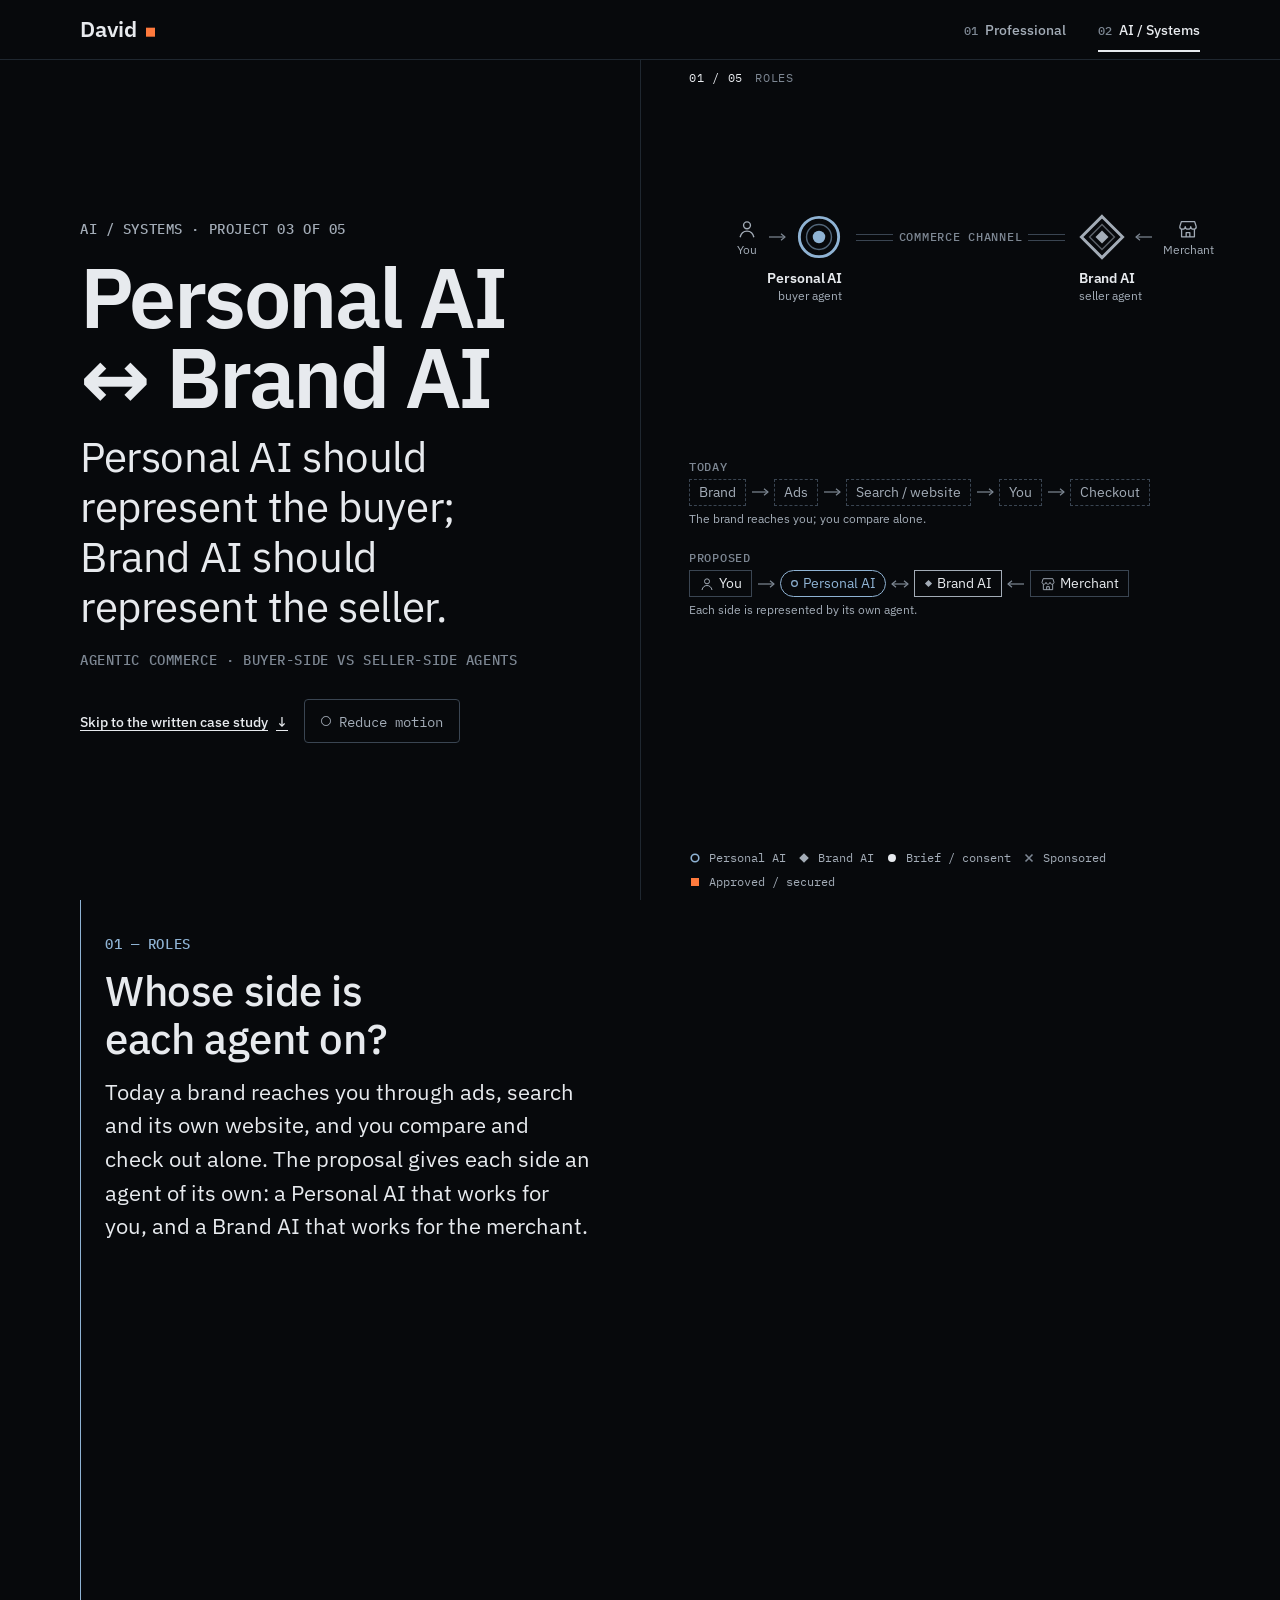
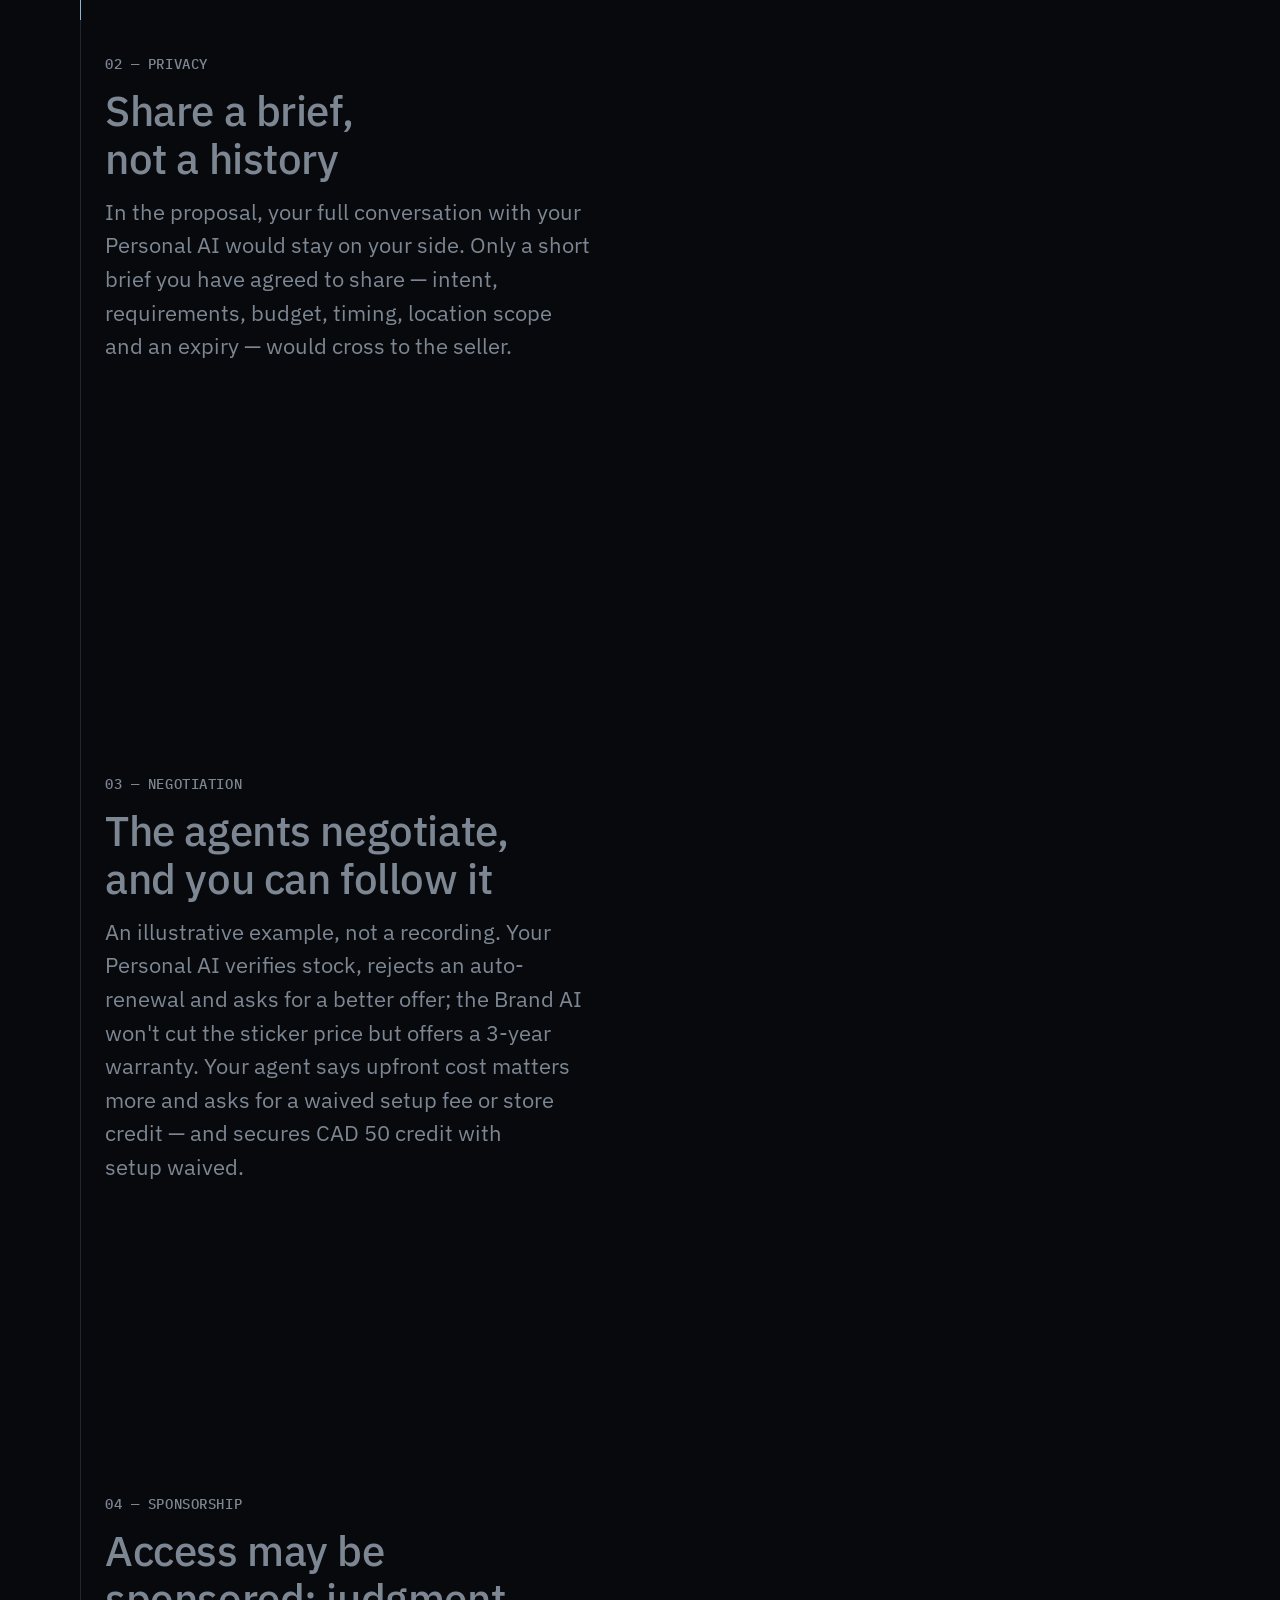
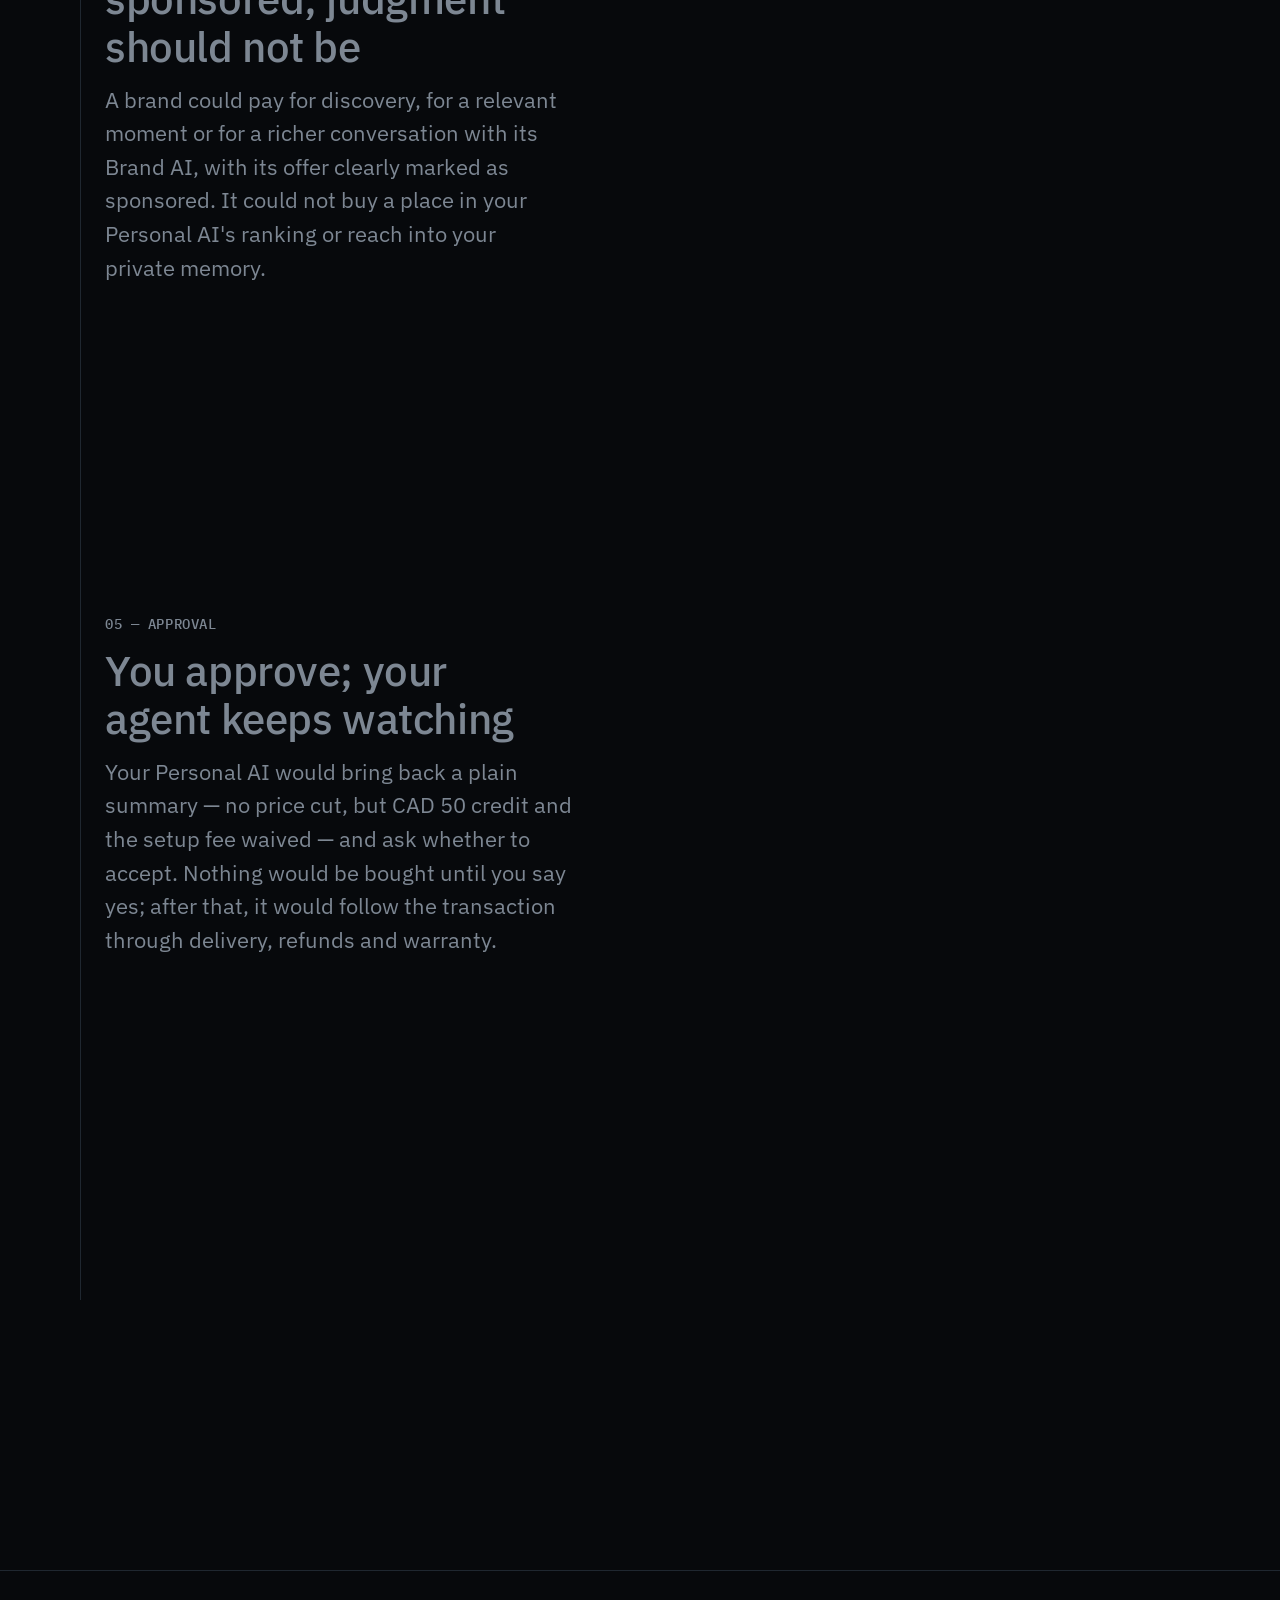
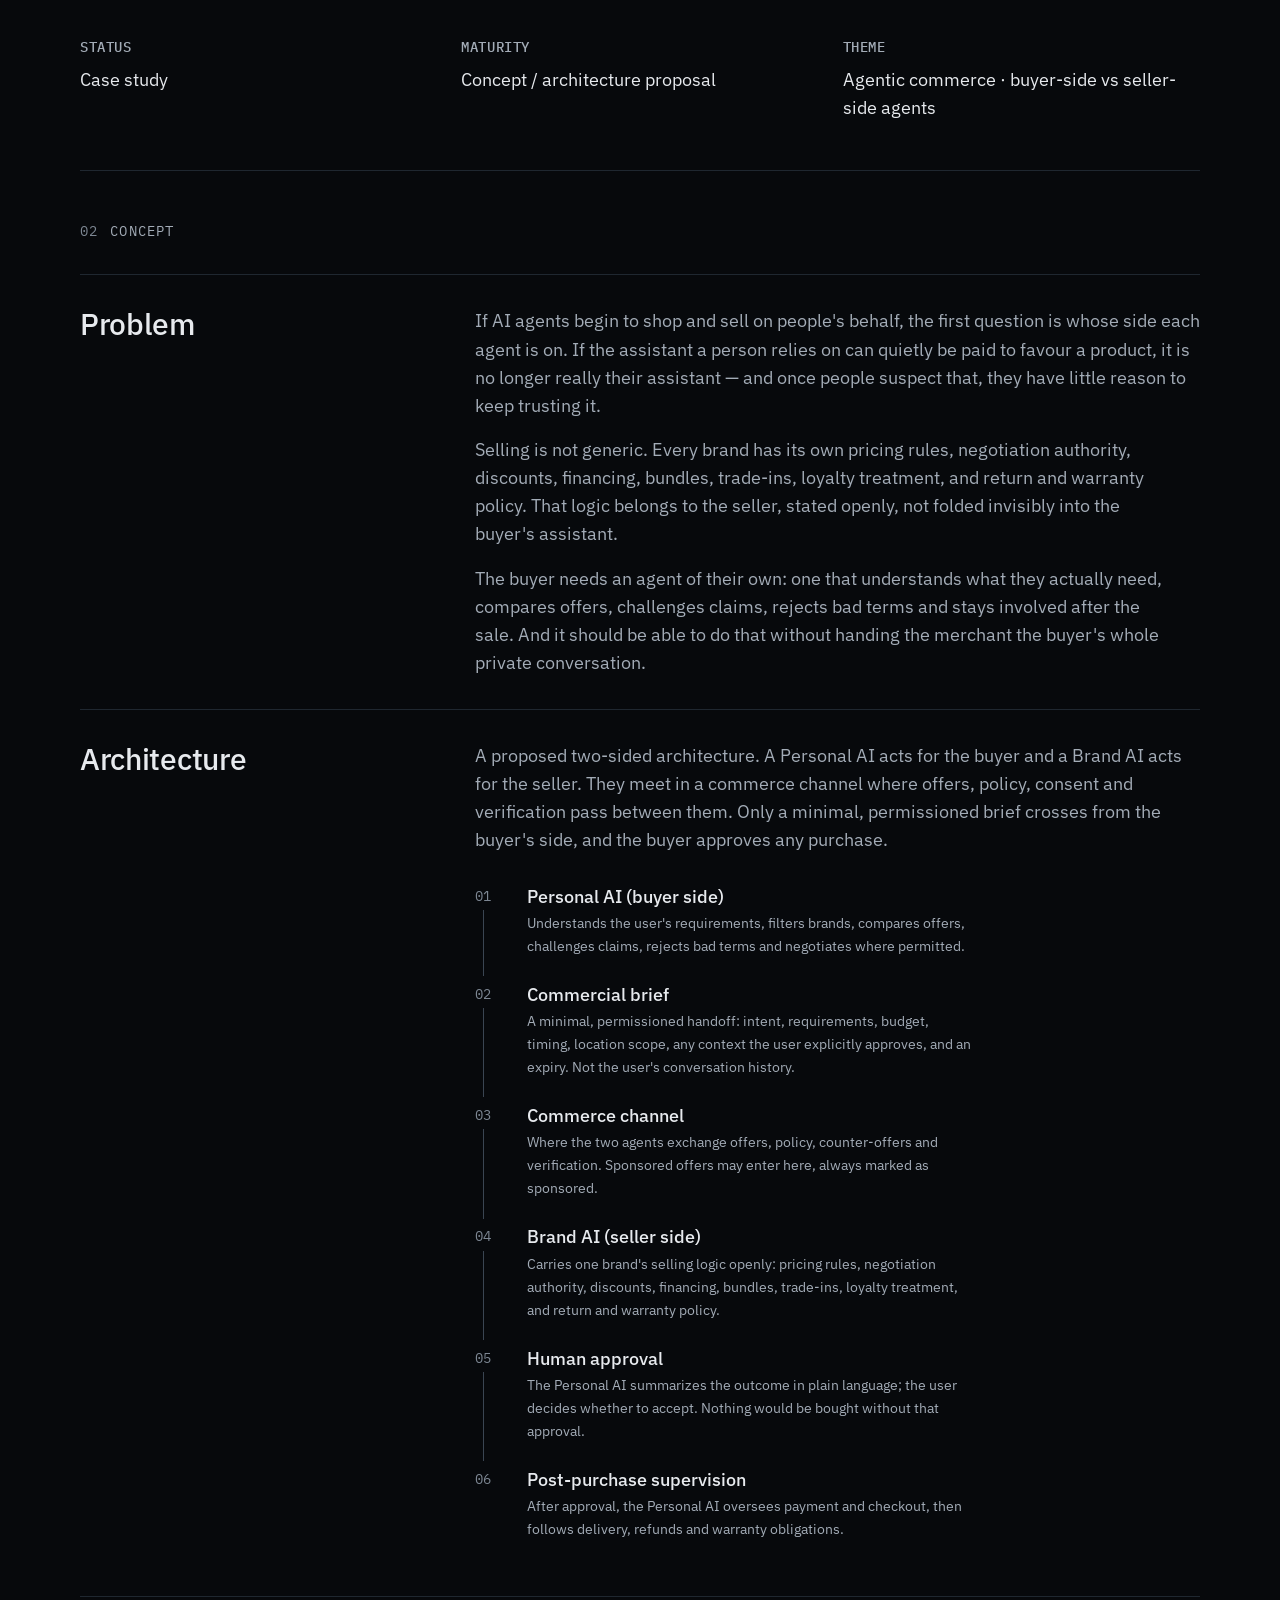
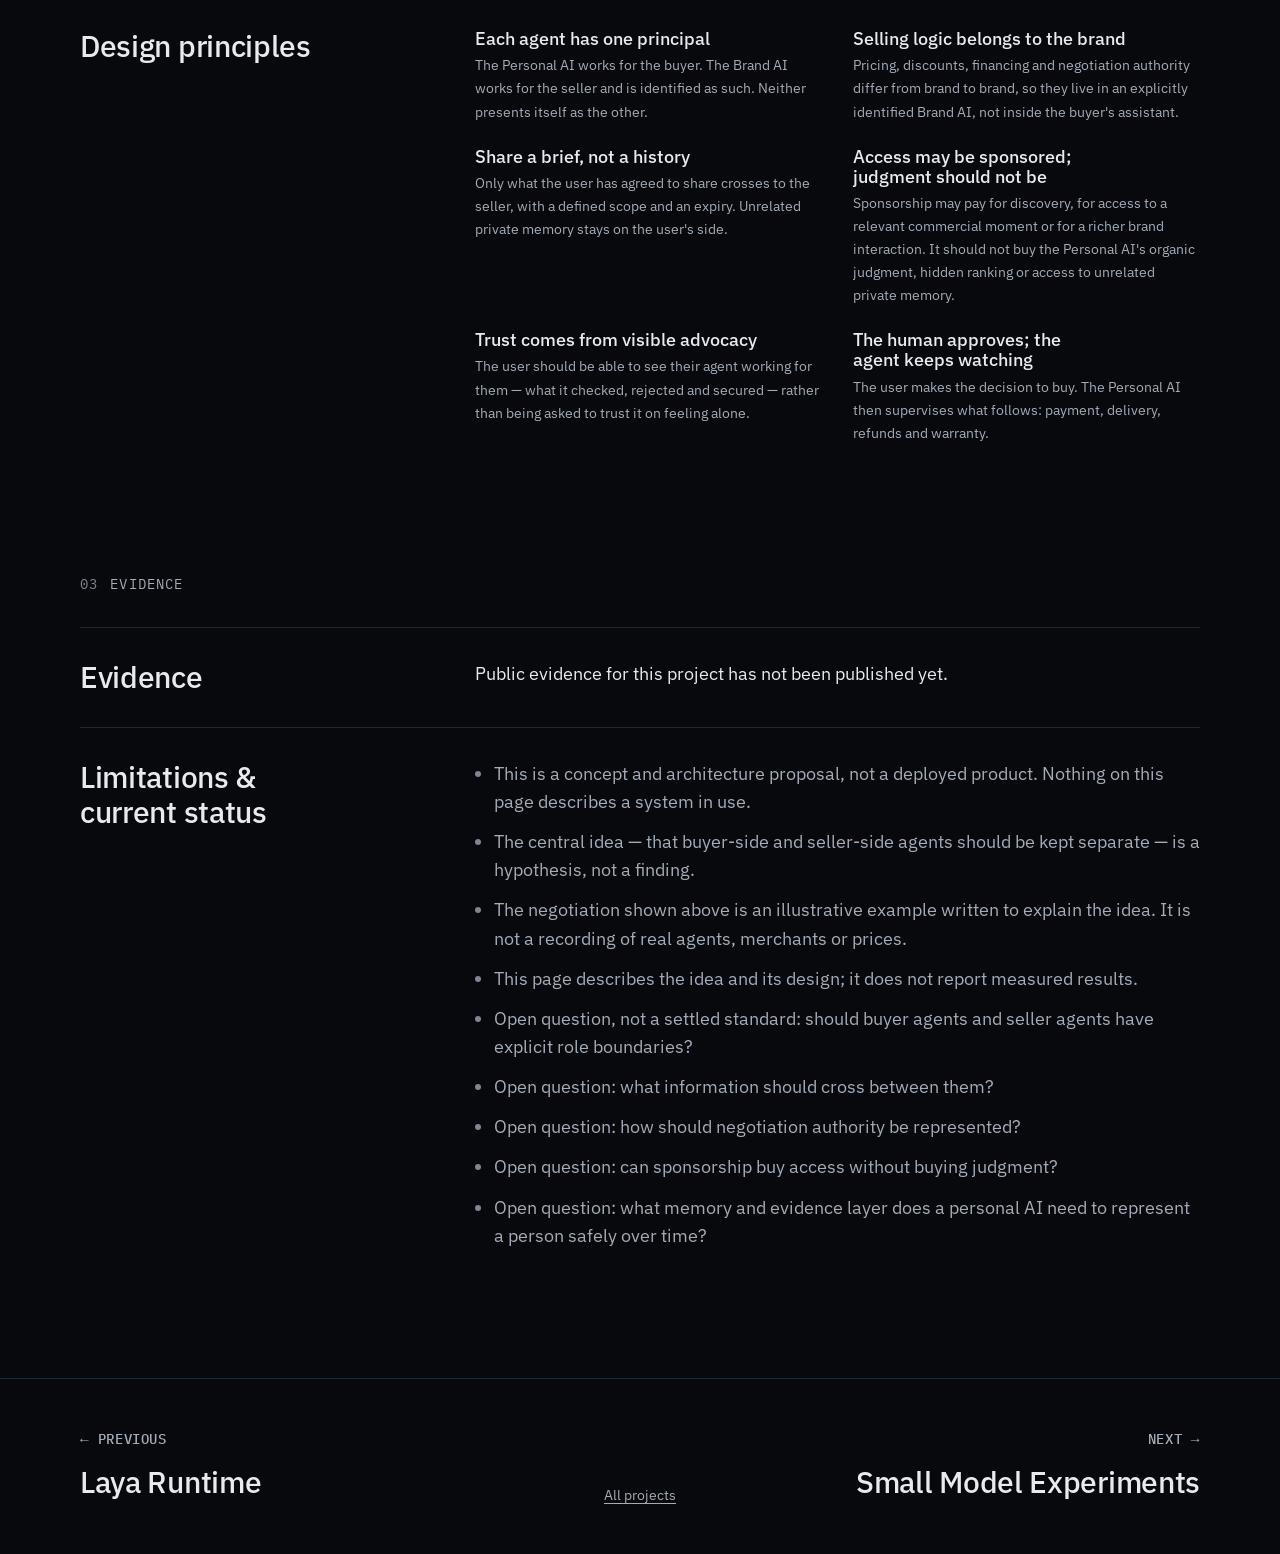
<file: ai/personal-ai-brand-ai.html>
<!DOCTYPE html><html lang="en"><head><meta charSet="utf-8"/><link rel="preconnect" href="/" crossorigin=""/><meta name="viewport" content="width=device-width, initial-scale=1"/><link rel="stylesheet" href="/_next/static/chunks/1g06uixa6csf_.css" data-precedence="next"/><link rel="stylesheet" href="/_next/static/chunks/3atovm6jnqale.css" data-precedence="next"/><link rel="stylesheet" href="/_next/static/chunks/2f7wmtkal3ajl.css" data-precedence="next"/><link rel="stylesheet" href="/_next/static/chunks/1qh0hfubm-ib6.css" data-precedence="next"/><link rel="preload" as="script" fetchPriority="low" href="/_next/static/chunks/3s6nzrbk-8mnv.js"/><script src="/_next/static/chunks/19mx3mg6lkumu.js" async=""></script><script src="/_next/static/chunks/1k__zuwipnzw8.js" async=""></script><script src="/_next/static/chunks/1eh83f1trsv72.js" async=""></script><script src="/_next/static/chunks/turbopack-240emmsb8zwhp.js" async=""></script><script src="/_next/static/chunks/3fntmmi971322.js" async=""></script><script src="/_next/static/chunks/0axdrs6tow-4n.js" async=""></script><script src="/_next/static/chunks/1_1660z0w0f_q.js" async=""></script><script src="/_next/static/chunks/0gvo93nnxjq0o.js" async=""></script><title>Personal AI ↔ Brand AI — David</title><meta name="description" content="Personal AI should represent the buyer; Brand AI should represent the seller."/><meta name="robots" content="index, follow"/><link rel="canonical" href="https://davidddcadd-crypto.github.io/ai/personal-ai-brand-ai"/><meta property="og:title" content="David — Real World &amp; AI Systems"/><meta property="og:description" content="Personal AI should represent the buyer; Brand AI should represent the seller."/><meta property="og:site_name" content="David"/><meta property="og:type" content="website"/><meta name="twitter:card" content="summary"/><meta name="twitter:title" content="David — Real World &amp; AI Systems"/><meta name="twitter:description" content="Personal AI should represent the buyer; Brand AI should represent the seller."/><link rel="icon" href="/icon.svg?icon.3u6x4h8s4v59d.svg" sizes="any" type="image/svg+xml"/><meta name="next-size-adjust" content=""/><script>try{var m=localStorage.getItem("motion-preference");if(m==="full"||m==="reduced")document.documentElement.dataset.motion=m}catch(e){}</script><script src="/_next/static/chunks/0cz1d0mv5g_q7.js" noModule=""></script></head><body><div hidden=""><!--$--><!--/$--></div><a class="skip-link" href="#main">Skip to content</a><div data-world="ai"><header class="SiteHeader-module__JMfsBq__header"><div class="SiteHeader-module__JMfsBq__inner"><a class="NameMark-module__IjEEFW__mark" aria-label="David — home" href="/"><span class="NameMark-module__IjEEFW__word" vt-name="world-name" vt-update="none">David</span><span class="NameMark-module__IjEEFW__signal" aria-hidden="true" vt-name="world-signal" vt-update="none"></span></a><nav aria-label="Worlds"><ul role="list" class="SiteHeader-module__JMfsBq__list"><li><a class="SiteHeader-module__JMfsBq__link" href="/professional"><span class="SiteHeader-module__JMfsBq__index" aria-hidden="true">01</span>Professional</a></li><li><a class="SiteHeader-module__JMfsBq__link" aria-current="page" href="/ai"><span class="SiteHeader-module__JMfsBq__index" aria-hidden="true">02</span>AI / Systems</a></li></ul></nav></div></header><main id="main"><section class="ProjectExperience-module__ekevLW__experience" data-scene="" aria-labelledby="project-title"><header class="ProjectExperience-module__ekevLW__hero"><p class="label">AI / Systems · Project <!-- -->03<!-- --> of <!-- -->05</p><h1 id="project-title" class="ProjectExperience-module__ekevLW__title">Personal AI ↔ Brand AI</h1><p class="ProjectExperience-module__ekevLW__thesis">Personal AI should represent the buyer; Brand AI should represent the seller.</p><p class="label ProjectExperience-module__ekevLW__theme">Agentic commerce · buyer-side vs seller-side agents</p><div class="ProjectExperience-module__ekevLW__actions"><a class="ProjectExperience-module__ekevLW__skip" href="#case-study">Skip to the written case study <span aria-hidden="true">↓</span></a></div></header><div class="ProjectExperience-module__ekevLW__stage"><div class="ProjectExperience-module__ekevLW__stageMeta" aria-hidden="true"><span class="ProjectExperience-module__ekevLW__stageStep">01<!-- --> / <!-- -->05</span><span>Roles</span></div><div class="ProjectExperience-module__ekevLW__canvas"><div class="SceneShell-module__H2uYTW__shell" data-renderer="svg"><div class="Commerce-module__Y0xMta__root" role="img" aria-label="Two agents face each other across a commerce channel: a Personal AI on the left (round symbol) working for you, and a Brand AI on the right (diamond symbol) working for the merchant. Today&#x27;s path runs brand, ads, search or website, you, checkout. The proposed path runs you, Personal AI, Brand AI, merchant." data-step="roles" data-motion="static"><div class="scene-type-module__LZbJUW__sceneType Commerce-module__Y0xMta__frame" aria-hidden="true"><div class="Commerce-module__Y0xMta__rail"><div class="Commerce-module__Y0xMta__agent Commerce-module__Y0xMta__buyer"><div class="Commerce-module__Y0xMta__glyphRow"><span class="Commerce-module__Y0xMta__principal"><svg viewBox="0 0 24 24" class="Commerce-module__Y0xMta__principalGlyph" aria-hidden="true" focusable="false"><circle cx="12" cy="8" r="3.75" fill="none" stroke="currentColor" stroke-width="1.5"></circle><path d="M4.5 21c.9-4.4 3.8-6.75 7.5-6.75s6.6 2.35 7.5 6.75" fill="none" stroke="currentColor" stroke-width="1.5"></path></svg><span class="scene-type-module__LZbJUW__sceneNote Commerce-module__Y0xMta__principalLabel">You</span></span><svg viewBox="0 0 20 10" class="Commerce-module__Y0xMta__principalArrow" aria-hidden="true" focusable="false"><path d="M2 5h16" fill="none" stroke="currentColor" stroke-width="1.2"></path><path d="M14 1.75 18 5l-4 3.25" fill="none" stroke="currentColor" stroke-width="1.2" stroke-linejoin="round"></path></svg><span class="Commerce-module__Y0xMta__core"><svg viewBox="0 0 24 24" class="Commerce-module__Y0xMta__coreGlyph" aria-hidden="true" focusable="false"><circle cx="12" cy="12" r="10.25" fill="none" stroke="currentColor" stroke-width="1.5"></circle><circle cx="12" cy="12" r="6.5" fill="none" stroke="currentColor" stroke-width="0.75" opacity="0.55"></circle><circle cx="12" cy="12" r="3.25" fill="currentColor"></circle></svg></span></div><div class="Commerce-module__Y0xMta__agentText"><span class="scene-type-module__LZbJUW__sceneName Commerce-module__Y0xMta__agentName">Personal AI</span><span class="scene-type-module__LZbJUW__sceneNote Commerce-module__Y0xMta__agentRole">buyer agent</span></div></div><div class="Commerce-module__Y0xMta__channel"><span class="scene-type-module__LZbJUW__sceneTag Commerce-module__Y0xMta__channelLabel"><span class="Commerce-module__Y0xMta__channelLong">Commerce </span>channel</span></div><div class="Commerce-module__Y0xMta__agent Commerce-module__Y0xMta__seller"><div class="Commerce-module__Y0xMta__glyphRow"><span class="Commerce-module__Y0xMta__core"><svg viewBox="0 0 24 24" class="Commerce-module__Y0xMta__coreGlyph" aria-hidden="true" focusable="false"><path d="M12 1.25 22.75 12 12 22.75 1.25 12Z" fill="none" stroke="currentColor" stroke-width="1.5"></path><path d="M12 5.5 18.5 12 12 18.5 5.5 12Z" fill="none" stroke="currentColor" stroke-width="0.75" opacity="0.55"></path><path d="M12 8.6 15.4 12 12 15.4 8.6 12Z" fill="currentColor"></path></svg></span><svg viewBox="0 0 20 10" class="Commerce-module__Y0xMta__principalArrow" aria-hidden="true" focusable="false"><path d="M2 5h16" fill="none" stroke="currentColor" stroke-width="1.2"></path><path d="M6 1.75 2 5l4 3.25" fill="none" stroke="currentColor" stroke-width="1.2" stroke-linejoin="round"></path></svg><span class="Commerce-module__Y0xMta__principal"><svg viewBox="0 0 24 24" class="Commerce-module__Y0xMta__principalGlyph" aria-hidden="true" focusable="false"><path d="M3 9.5 4.75 4h14.5L21 9.5M3 9.5c0 1.6 1.3 2.75 3 2.75s3-1.15 3-2.75c0 1.6 1.3 2.75 3 2.75s3-1.15 3-2.75c0 1.6 1.3 2.75 3 2.75s3-1.15 3-2.75M5 12.25V20.5h14v-8.25M10 20.5v-4.5h4v4.5" fill="none" stroke="currentColor" stroke-width="1.4" stroke-linejoin="round"></path></svg><span class="scene-type-module__LZbJUW__sceneNote Commerce-module__Y0xMta__principalLabel">Merchant</span></span></div><div class="Commerce-module__Y0xMta__agentText"><span class="scene-type-module__LZbJUW__sceneName Commerce-module__Y0xMta__agentName">Brand AI</span><span class="scene-type-module__LZbJUW__sceneNote Commerce-module__Y0xMta__agentRole">seller agent</span></div></div></div><div class="Commerce-module__Y0xMta__stage"><div class="Commerce-module__Y0xMta__layer Commerce-module__Y0xMta__roles" data-active="true"><div class="Commerce-module__Y0xMta__pathBlock" data-on="true"><p class="scene-type-module__LZbJUW__sceneTag Commerce-module__Y0xMta__tag">Today</p><ol class="Commerce-module__Y0xMta__path"><li class="Commerce-module__Y0xMta__hop" style="--i:0"><span class="Commerce-module__Y0xMta__chip Commerce-module__Y0xMta__chipToday">Brand</span></li><li class="Commerce-module__Y0xMta__hop" style="--i:1"><svg viewBox="0 0 20 10" class="Commerce-module__Y0xMta__hopArrow" aria-hidden="true" focusable="false"><path d="M2 5h16" fill="none" stroke="currentColor" stroke-width="1.2"></path><path d="M14 1.75 18 5l-4 3.25" fill="none" stroke="currentColor" stroke-width="1.2" stroke-linejoin="round"></path></svg><span class="Commerce-module__Y0xMta__chip Commerce-module__Y0xMta__chipToday">Ads</span></li><li class="Commerce-module__Y0xMta__hop" style="--i:2"><svg viewBox="0 0 20 10" class="Commerce-module__Y0xMta__hopArrow" aria-hidden="true" focusable="false"><path d="M2 5h16" fill="none" stroke="currentColor" stroke-width="1.2"></path><path d="M14 1.75 18 5l-4 3.25" fill="none" stroke="currentColor" stroke-width="1.2" stroke-linejoin="round"></path></svg><span class="Commerce-module__Y0xMta__chip Commerce-module__Y0xMta__chipToday">Search / website</span></li><li class="Commerce-module__Y0xMta__hop" style="--i:3"><svg viewBox="0 0 20 10" class="Commerce-module__Y0xMta__hopArrow" aria-hidden="true" focusable="false"><path d="M2 5h16" fill="none" stroke="currentColor" stroke-width="1.2"></path><path d="M14 1.75 18 5l-4 3.25" fill="none" stroke="currentColor" stroke-width="1.2" stroke-linejoin="round"></path></svg><span class="Commerce-module__Y0xMta__chip Commerce-module__Y0xMta__chipToday">You</span></li><li class="Commerce-module__Y0xMta__hop" style="--i:4"><svg viewBox="0 0 20 10" class="Commerce-module__Y0xMta__hopArrow" aria-hidden="true" focusable="false"><path d="M2 5h16" fill="none" stroke="currentColor" stroke-width="1.2"></path><path d="M14 1.75 18 5l-4 3.25" fill="none" stroke="currentColor" stroke-width="1.2" stroke-linejoin="round"></path></svg><span class="Commerce-module__Y0xMta__chip Commerce-module__Y0xMta__chipToday">Checkout</span></li></ol><p class="scene-type-module__LZbJUW__sceneNote Commerce-module__Y0xMta__caption">The brand reaches you; you compare alone.</p></div><div class="Commerce-module__Y0xMta__pathBlock" data-on="true"><p class="scene-type-module__LZbJUW__sceneTag Commerce-module__Y0xMta__tag">Proposed</p><ol class="Commerce-module__Y0xMta__path"><li class="Commerce-module__Y0xMta__hop" style="--i:0"><span class="Commerce-module__Y0xMta__chip"><svg viewBox="0 0 24 24" class="Commerce-module__Y0xMta__chipGlyph" aria-hidden="true" focusable="false"><circle cx="12" cy="8" r="3.75" fill="none" stroke="currentColor" stroke-width="1.5"></circle><path d="M4.5 21c.9-4.4 3.8-6.75 7.5-6.75s6.6 2.35 7.5 6.75" fill="none" stroke="currentColor" stroke-width="1.5"></path></svg>You</span></li><li class="Commerce-module__Y0xMta__hop" style="--i:1"><svg viewBox="0 0 20 10" class="Commerce-module__Y0xMta__hopArrow" aria-hidden="true" focusable="false"><path d="M2 5h16" fill="none" stroke="currentColor" stroke-width="1.2"></path><path d="M14 1.75 18 5l-4 3.25" fill="none" stroke="currentColor" stroke-width="1.2" stroke-linejoin="round"></path></svg><span class="Commerce-module__Y0xMta__chip Commerce-module__Y0xMta__chipBuyer"><svg viewBox="0 0 12 12" class="Commerce-module__Y0xMta__chipMark" aria-hidden="true" focusable="false"><circle cx="6" cy="6" r="3.8" fill="none" stroke="currentColor" stroke-width="1.6"></circle></svg>Personal AI</span></li><li class="Commerce-module__Y0xMta__hop" style="--i:2"><svg viewBox="0 0 20 10" class="Commerce-module__Y0xMta__hopArrow" aria-hidden="true" focusable="false"><path d="M2 5h16" fill="none" stroke="currentColor" stroke-width="1.2"></path><path d="M14 1.75 18 5l-4 3.25" fill="none" stroke="currentColor" stroke-width="1.2" stroke-linejoin="round"></path><path d="M6 1.75 2 5l4 3.25" fill="none" stroke="currentColor" stroke-width="1.2" stroke-linejoin="round"></path></svg><span class="Commerce-module__Y0xMta__chip Commerce-module__Y0xMta__chipSeller"><svg viewBox="0 0 12 12" class="Commerce-module__Y0xMta__chipMark" aria-hidden="true" focusable="false"><path d="M6 1.2 10.8 6 6 10.8 1.2 6Z" fill="currentColor"></path></svg>Brand AI</span></li><li class="Commerce-module__Y0xMta__hop" style="--i:3"><svg viewBox="0 0 20 10" class="Commerce-module__Y0xMta__hopArrow" aria-hidden="true" focusable="false"><path d="M2 5h16" fill="none" stroke="currentColor" stroke-width="1.2"></path><path d="M6 1.75 2 5l4 3.25" fill="none" stroke="currentColor" stroke-width="1.2" stroke-linejoin="round"></path></svg><span class="Commerce-module__Y0xMta__chip"><svg viewBox="0 0 24 24" class="Commerce-module__Y0xMta__chipGlyph" aria-hidden="true" focusable="false"><path d="M3 9.5 4.75 4h14.5L21 9.5M3 9.5c0 1.6 1.3 2.75 3 2.75s3-1.15 3-2.75c0 1.6 1.3 2.75 3 2.75s3-1.15 3-2.75c0 1.6 1.3 2.75 3 2.75s3-1.15 3-2.75M5 12.25V20.5h14v-8.25M10 20.5v-4.5h4v4.5" fill="none" stroke="currentColor" stroke-width="1.4" stroke-linejoin="round"></path></svg>Merchant</span></li></ol><p class="scene-type-module__LZbJUW__sceneNote Commerce-module__Y0xMta__caption">Each side is represented by its own agent.</p></div></div><div class="Commerce-module__Y0xMta__layer Commerce-module__Y0xMta__sides"><div class="Commerce-module__Y0xMta__private"><p class="scene-type-module__LZbJUW__sceneTag Commerce-module__Y0xMta__tag">Private</p><ul class="Commerce-module__Y0xMta__history"><li style="--i:0;width:92%"></li><li style="--i:1;width:70%"></li><li style="--i:2;width:84%"></li><li style="--i:3;width:56%"></li><li style="--i:4;width:78%"></li><li style="--i:5;width:64%"></li></ul><p class="scene-type-module__LZbJUW__sceneNote Commerce-module__Y0xMta__caption">Full conversation stays here</p></div><div class="Commerce-module__Y0xMta__briefSlot"><div class="Commerce-module__Y0xMta__brief"><p class="scene-type-module__LZbJUW__sceneTag Commerce-module__Y0xMta__briefHead"><svg viewBox="0 0 12 12" class="Commerce-module__Y0xMta__briefDot" aria-hidden="true" focusable="false"><circle cx="6" cy="6" r="3.6" fill="currentColor"></circle></svg>Brief</p><dl class="Commerce-module__Y0xMta__fields"><div><dt class="scene-type-module__LZbJUW__sceneNote">Intent</dt><dd></dd></div><div><dt class="scene-type-module__LZbJUW__sceneNote">Requirements</dt><dd></dd></div><div><dt class="scene-type-module__LZbJUW__sceneNote">Budget</dt><dd></dd></div><div><dt class="scene-type-module__LZbJUW__sceneNote">Timing</dt><dd></dd></div><div><dt class="scene-type-module__LZbJUW__sceneNote">Location scope</dt><dd></dd></div><div><dt class="scene-type-module__LZbJUW__sceneNote">Expiry</dt><dd></dd></div></dl><p class="Commerce-module__Y0xMta__consent"><svg viewBox="0 0 12 12" class="Commerce-module__Y0xMta__consentMark" aria-hidden="true" focusable="false"><rect x="2" y="2" width="8" height="8" fill="currentColor"></rect></svg>Shared with your consent</p></div></div><div class="Commerce-module__Y0xMta__received"><svg viewBox="0 0 20 10" class="Commerce-module__Y0xMta__receivedArrow" aria-hidden="true" focusable="false"><path d="M2 5h16" fill="none" stroke="currentColor" stroke-width="1.2"></path><path d="M14 1.75 18 5l-4 3.25" fill="none" stroke="currentColor" stroke-width="1.2" stroke-linejoin="round"></path></svg><p class="scene-type-module__LZbJUW__sceneNote Commerce-module__Y0xMta__caption">Brand AI would see only the brief</p></div></div><div class="Commerce-module__Y0xMta__layer Commerce-module__Y0xMta__negotiation"><p class="scene-type-module__LZbJUW__sceneTag Commerce-module__Y0xMta__illustrative">Illustrative example</p><ol class="Commerce-module__Y0xMta__dialogue"><li class="Commerce-module__Y0xMta__bubble" data-from="brand"><svg viewBox="0 0 12 12" class="Commerce-module__Y0xMta__bubbleMark" aria-hidden="true" focusable="false"><path d="M6 1.2 10.8 6 6 10.8 1.2 6Z" fill="currentColor"></path></svg><span class="scene-type-module__LZbJUW__sceneTag Commerce-module__Y0xMta__bubbleWho">Brand AI</span><span class="Commerce-module__Y0xMta__bubbleText"><span class="Commerce-module__Y0xMta__long">I can&#x27;t lower the sticker price, but I can include a 3‑year warranty.</span><span class="Commerce-module__Y0xMta__short">No price cut, but a 3‑year warranty.</span></span></li><li class="Commerce-module__Y0xMta__bubble" data-from="personal"><svg viewBox="0 0 12 12" class="Commerce-module__Y0xMta__bubbleMark" aria-hidden="true" focusable="false"><circle cx="6" cy="6" r="3.8" fill="none" stroke="currentColor" stroke-width="1.6"></circle></svg><span class="scene-type-module__LZbJUW__sceneTag Commerce-module__Y0xMta__bubbleWho">Personal AI</span><span class="Commerce-module__Y0xMta__bubbleText"><span class="Commerce-module__Y0xMta__long">Upfront cost matters more to my user. Can you waive setup or add store credit?</span><span class="Commerce-module__Y0xMta__short">Upfront cost matters more. Waive setup or add credit?</span></span></li><li class="Commerce-module__Y0xMta__bubble" data-from="brand"><svg viewBox="0 0 12 12" class="Commerce-module__Y0xMta__bubbleMark" aria-hidden="true" focusable="false"><path d="M6 1.2 10.8 6 6 10.8 1.2 6Z" fill="currentColor"></path></svg><span class="scene-type-module__LZbJUW__sceneTag Commerce-module__Y0xMta__bubbleWho">Brand AI</span><span class="Commerce-module__Y0xMta__bubbleText"><span class="Commerce-module__Y0xMta__long">CAD 50 store credit, and setup waived.</span><span class="Commerce-module__Y0xMta__short">CAD 50 credit + setup waived.</span></span></li></ol><div class="Commerce-module__Y0xMta__ledgerBlock"><p class="scene-type-module__LZbJUW__sceneTag Commerce-module__Y0xMta__ledgerTag">Personal AI ledger</p><ul class="Commerce-module__Y0xMta__ledger"><li class="Commerce-module__Y0xMta__ledgerItem"><svg viewBox="0 0 12 12" class="Commerce-module__Y0xMta__ledgerMark" aria-hidden="true" focusable="false"><path d="M2.2 6.4 4.9 9 9.8 3.2" fill="none" stroke="currentColor" stroke-width="1.6" stroke-linecap="round" stroke-linejoin="round"></path></svg><span class="Commerce-module__Y0xMta__long">Verified inventory</span><span class="Commerce-module__Y0xMta__short">Stock verified</span></li><li class="Commerce-module__Y0xMta__ledgerItem"><svg viewBox="0 0 12 12" class="Commerce-module__Y0xMta__ledgerMark" aria-hidden="true" focusable="false"><path d="M2.2 6.4 4.9 9 9.8 3.2" fill="none" stroke="currentColor" stroke-width="1.6" stroke-linecap="round" stroke-linejoin="round"></path></svg><span class="Commerce-module__Y0xMta__long">Rejected auto-renewal</span><span class="Commerce-module__Y0xMta__short">Auto-renewal rejected</span></li><li class="Commerce-module__Y0xMta__ledgerItem"><svg viewBox="0 0 12 12" class="Commerce-module__Y0xMta__ledgerMark" aria-hidden="true" focusable="false"><path d="M2.2 6.4 4.9 9 9.8 3.2" fill="none" stroke="currentColor" stroke-width="1.6" stroke-linecap="round" stroke-linejoin="round"></path></svg><span class="Commerce-module__Y0xMta__long">Requested a better offer</span><span class="Commerce-module__Y0xMta__short">Better offer requested</span></li><li class="Commerce-module__Y0xMta__ledgerItem"><svg viewBox="0 0 12 12" class="Commerce-module__Y0xMta__ledgerMark" aria-hidden="true" focusable="false"><path d="M2.2 6.4 4.9 9 9.8 3.2" fill="none" stroke="currentColor" stroke-width="1.6" stroke-linecap="round" stroke-linejoin="round"></path></svg><span class="Commerce-module__Y0xMta__long">Seller declined price cut</span><span class="Commerce-module__Y0xMta__short">Price cut declined</span></li><li class="Commerce-module__Y0xMta__ledgerItem" data-secured="true"><svg viewBox="0 0 12 12" class="Commerce-module__Y0xMta__ledgerMark" aria-hidden="true" focusable="false"><rect x="2" y="2" width="8" height="8" fill="currentColor"></rect></svg><span class="Commerce-module__Y0xMta__long">Secured CAD 50 credit + setup waiver</span><span class="Commerce-module__Y0xMta__short">Credit + setup waiver secured</span></li></ul></div></div><div class="Commerce-module__Y0xMta__layer Commerce-module__Y0xMta__sides Commerce-module__Y0xMta__sponsorLayer"><div class="Commerce-module__Y0xMta__sponsored"><p class="scene-type-module__LZbJUW__sceneTag Commerce-module__Y0xMta__sponsoredHead"><svg viewBox="0 0 12 12" class="Commerce-module__Y0xMta__sponsoredMark" aria-hidden="true" focusable="false"><path d="M2.5 2.5 9.5 9.5M9.5 2.5 2.5 9.5" stroke="currentColor" stroke-width="1.6"></path></svg>Sponsored</p><p class="Commerce-module__Y0xMta__sponsoredText">Brand offer, clearly labelled</p></div><div class="Commerce-module__Y0xMta__locked"><div class="Commerce-module__Y0xMta__lockedRow" style="--i:0"><span class="Commerce-module__Y0xMta__vault"><svg viewBox="0 0 12 12" class="Commerce-module__Y0xMta__lockGlyph" aria-hidden="true" focusable="false"><path d="M3.75 5.5V3.9a2.25 2.25 0 0 1 4.5 0v1.6" fill="none" stroke="currentColor" stroke-width="1.2"></path><rect x="2.25" y="5.5" width="7.5" height="5" rx="0.75" fill="currentColor"></rect></svg>Ranking</span><span class="Commerce-module__Y0xMta__attempt"><span class="Commerce-module__Y0xMta__stopBar"></span><span class="scene-type-module__LZbJUW__sceneTag Commerce-module__Y0xMta__attemptLabel">no access</span><span class="Commerce-module__Y0xMta__attemptLine"></span></span></div><div class="Commerce-module__Y0xMta__lockedRow" style="--i:1"><span class="Commerce-module__Y0xMta__vault"><svg viewBox="0 0 12 12" class="Commerce-module__Y0xMta__lockGlyph" aria-hidden="true" focusable="false"><path d="M3.75 5.5V3.9a2.25 2.25 0 0 1 4.5 0v1.6" fill="none" stroke="currentColor" stroke-width="1.2"></path><rect x="2.25" y="5.5" width="7.5" height="5" rx="0.75" fill="currentColor"></rect></svg>Private memory</span><span class="Commerce-module__Y0xMta__attempt"><span class="Commerce-module__Y0xMta__stopBar"></span><span class="scene-type-module__LZbJUW__sceneTag Commerce-module__Y0xMta__attemptLabel">no access</span><span class="Commerce-module__Y0xMta__attemptLine"></span></span></div></div><ul class="Commerce-module__Y0xMta__canBuy"><li class="scene-type-module__LZbJUW__sceneTag Commerce-module__Y0xMta__tag">Can pay for</li><li>Discovery</li><li>A relevant moment</li><li>Richer brand interaction</li></ul><p class="scene-type-module__LZbJUW__sceneNote Commerce-module__Y0xMta__caption Commerce-module__Y0xMta__sponsorCaption">In this proposal, sponsorship buys access to the channel, not judgment.</p></div><div class="Commerce-module__Y0xMta__layer Commerce-module__Y0xMta__approval"><div class="Commerce-module__Y0xMta__summary"><p class="scene-type-module__LZbJUW__sceneTag Commerce-module__Y0xMta__tag">Personal AI <svg viewBox="0 0 20 10" class="Commerce-module__Y0xMta__inlineArrow" aria-hidden="true" focusable="false"><path d="M2 5h16" fill="none" stroke="currentColor" stroke-width="1.2"></path><path d="M14 1.75 18 5l-4 3.25" fill="none" stroke="currentColor" stroke-width="1.2" stroke-linejoin="round"></path></svg> You</p><p class="Commerce-module__Y0xMta__summaryText">They won&#x27;t reduce the listed price, but I secured CAD 50 credit plus the setup-fee waiver. Accept?</p><p class="Commerce-module__Y0xMta__choices"><span class="scene-type-module__LZbJUW__sceneTag Commerce-module__Y0xMta__accept"><svg viewBox="0 0 12 12" class="Commerce-module__Y0xMta__acceptMark" aria-hidden="true" focusable="false"><rect x="2" y="2" width="8" height="8" fill="currentColor"></rect></svg>Accept</span><span class="scene-type-module__LZbJUW__sceneTag Commerce-module__Y0xMta__decline">Decline</span></p></div><ol class="Commerce-module__Y0xMta__flow"><li class="scene-type-module__LZbJUW__sceneTag Commerce-module__Y0xMta__flowNode" data-approved=""><svg viewBox="0 0 12 12" class="Commerce-module__Y0xMta__flowMark" aria-hidden="true" focusable="false"><rect x="2" y="2" width="8" height="8" fill="currentColor"></rect></svg>Approved</li><li class="scene-type-module__LZbJUW__sceneTag Commerce-module__Y0xMta__flowNode" data-approved=""><svg viewBox="0 0 20 10" class="Commerce-module__Y0xMta__flowArrow" aria-hidden="true" focusable="false"><path d="M2 5h16" fill="none" stroke="currentColor" stroke-width="1.2"></path><path d="M14 1.75 18 5l-4 3.25" fill="none" stroke="currentColor" stroke-width="1.2" stroke-linejoin="round"></path></svg>Transaction</li><li class="scene-type-module__LZbJUW__sceneTag Commerce-module__Y0xMta__flowNode"><svg viewBox="0 0 20 10" class="Commerce-module__Y0xMta__flowArrow" aria-hidden="true" focusable="false"><path d="M2 5h16" fill="none" stroke="currentColor" stroke-width="1.2"></path><path d="M14 1.75 18 5l-4 3.25" fill="none" stroke="currentColor" stroke-width="1.2" stroke-linejoin="round"></path></svg>Monitoring</li></ol><ul class="Commerce-module__Y0xMta__watch"><li style="--i:0"><svg viewBox="0 0 12 12" class="Commerce-module__Y0xMta__watchMark" aria-hidden="true" focusable="false"><circle cx="6" cy="6" r="3.8" fill="none" stroke="currentColor" stroke-width="1.6"></circle></svg>Delivery</li><li style="--i:1"><svg viewBox="0 0 12 12" class="Commerce-module__Y0xMta__watchMark" aria-hidden="true" focusable="false"><circle cx="6" cy="6" r="3.8" fill="none" stroke="currentColor" stroke-width="1.6"></circle></svg>Refunds</li><li style="--i:2"><svg viewBox="0 0 12 12" class="Commerce-module__Y0xMta__watchMark" aria-hidden="true" focusable="false"><circle cx="6" cy="6" r="3.8" fill="none" stroke="currentColor" stroke-width="1.6"></circle></svg>Warranty</li></ul></div></div></div></div></div></div><ul role="list" class="ProjectExperience-module__ekevLW__legend" aria-label="Diagram key"><li><svg viewBox="0 0 12 12" width="12" height="12" aria-hidden="true" focusable="false" style="color:var(--cool)"><circle cx="6" cy="6" r="3.8" fill="none" stroke="currentColor" stroke-width="1.6"></circle></svg><span class="visually-hidden">(<!-- -->ring<!-- -->)</span>Personal AI</li><li><svg viewBox="0 0 12 12" width="12" height="12" aria-hidden="true" focusable="false" style="color:var(--ink-2)"><path d="M6 1.2 10.8 6 6 10.8 1.2 6Z" fill="currentColor"></path></svg><span class="visually-hidden">(<!-- -->diamond<!-- -->)</span>Brand AI</li><li data-off=""><svg viewBox="0 0 12 12" width="12" height="12" aria-hidden="true" focusable="false" style="color:var(--ink)"><circle cx="6" cy="6" r="4" fill="currentColor"></circle></svg><span class="visually-hidden">(<!-- -->solid dot<!-- -->)</span>Brief / consent</li><li data-off=""><svg viewBox="0 0 12 12" width="12" height="12" aria-hidden="true" focusable="false" style="color:var(--ink-3)"><path d="M2.5 2.5 9.5 9.5M9.5 2.5 2.5 9.5" stroke="currentColor" stroke-width="1.6"></path></svg><span class="visually-hidden">(<!-- -->cross<!-- -->)</span>Sponsored</li><li data-off=""><svg viewBox="0 0 12 12" width="12" height="12" aria-hidden="true" focusable="false" style="color:var(--accent)"><rect x="2" y="2" width="8" height="8" fill="currentColor"></rect></svg><span class="visually-hidden">(<!-- -->square<!-- -->)</span>Approved / secured</li></ul></div><ol role="list" class="ProjectExperience-module__ekevLW__chapters" aria-label="Personal AI ↔ Brand AI, step by step"><li class="ProjectExperience-module__ekevLW__chapter" data-active="true" aria-current="step"><p class="label ProjectExperience-module__ekevLW__kicker">01 — Roles</p><h2 class="ProjectExperience-module__ekevLW__chapterTitle">Whose side is each agent on?</h2><p class="ProjectExperience-module__ekevLW__chapterBody">Today a brand reaches you through ads, search and its own website, and you compare and check out alone. The proposal gives each side an agent of its own: a Personal AI that works for you, and a Brand AI that works for the merchant.</p></li><li class="ProjectExperience-module__ekevLW__chapter"><p class="label ProjectExperience-module__ekevLW__kicker">02 — Privacy</p><h2 class="ProjectExperience-module__ekevLW__chapterTitle">Share a brief, not a history</h2><p class="ProjectExperience-module__ekevLW__chapterBody">In the proposal, your full conversation with your Personal AI would stay on your side. Only a short brief you have agreed to share — intent, requirements, budget, timing, location scope and an expiry — would cross to the seller.</p></li><li class="ProjectExperience-module__ekevLW__chapter"><p class="label ProjectExperience-module__ekevLW__kicker">03 — Negotiation</p><h2 class="ProjectExperience-module__ekevLW__chapterTitle">The agents negotiate, and you can follow it</h2><p class="ProjectExperience-module__ekevLW__chapterBody">An illustrative example, not a recording. Your Personal AI verifies stock, rejects an auto-renewal and asks for a better offer; the Brand AI won&#x27;t cut the sticker price but offers a 3-year warranty. Your agent says upfront cost matters more and asks for a waived setup fee or store credit — and secures CAD 50 credit with setup waived.</p></li><li class="ProjectExperience-module__ekevLW__chapter"><p class="label ProjectExperience-module__ekevLW__kicker">04 — Sponsorship</p><h2 class="ProjectExperience-module__ekevLW__chapterTitle">Access may be sponsored; judgment should not be</h2><p class="ProjectExperience-module__ekevLW__chapterBody">A brand could pay for discovery, for a relevant moment or for a richer conversation with its Brand AI, with its offer clearly marked as sponsored. It could not buy a place in your Personal AI&#x27;s ranking or reach into your private memory.</p></li><li class="ProjectExperience-module__ekevLW__chapter"><p class="label ProjectExperience-module__ekevLW__kicker">05 — Approval</p><h2 class="ProjectExperience-module__ekevLW__chapterTitle">You approve; your agent keeps watching</h2><p class="ProjectExperience-module__ekevLW__chapterBody">Your Personal AI would bring back a plain summary — no price cut, but CAD 50 credit and the setup fee waived — and ask whether to accept. Nothing would be bought until you say yes; after that, it would follow the transaction through delivery, refunds and warranty.</p></li></ol></section><div id="case-study" class="ProjectCaseStudy-module__YWKRBa__caseStudy" tabindex="-1"><div class="container"><dl class="ProjectCaseStudy-module__YWKRBa__facts"><div><dt class="label">Status</dt><dd>Case study</dd></div><div><dt class="label">Maturity</dt><dd><span>Concept / architecture proposal</span></dd></div><div><dt class="label">Theme</dt><dd>Agentic commerce · buyer-side vs seller-side agents</dd></div></dl><div class="ProjectCaseStudy-module__YWKRBa__layer"><p class="ProjectCaseStudy-module__YWKRBa__layerLabel"><span aria-hidden="true">02</span> Concept</p><section class="ProjectCaseStudy-module__YWKRBa__section" aria-labelledby="personal-ai-brand-ai-problem"><h2 id="personal-ai-brand-ai-problem" class="ProjectCaseStudy-module__YWKRBa__sectionTitle">Problem</h2><div class="ProjectCaseStudy-module__YWKRBa__sectionBody"><p class="ProjectCaseStudy-module__YWKRBa__prose">If AI agents begin to shop and sell on people&#x27;s behalf, the first question is whose side each agent is on. If the assistant a person relies on can quietly be paid to favour a product, it is no longer really their assistant — and once people suspect that, they have little reason to keep trusting it.</p><p class="ProjectCaseStudy-module__YWKRBa__prose">Selling is not generic. Every brand has its own pricing rules, negotiation authority, discounts, financing, bundles, trade-ins, loyalty treatment, and return and warranty policy. That logic belongs to the seller, stated openly, not folded invisibly into the buyer&#x27;s assistant.</p><p class="ProjectCaseStudy-module__YWKRBa__prose">The buyer needs an agent of their own: one that understands what they actually need, compares offers, challenges claims, rejects bad terms and stays involved after the sale. And it should be able to do that without handing the merchant the buyer&#x27;s whole private conversation.</p></div></section><section class="ProjectCaseStudy-module__YWKRBa__section" aria-labelledby="personal-ai-brand-ai-architecture"><h2 id="personal-ai-brand-ai-architecture" class="ProjectCaseStudy-module__YWKRBa__sectionTitle">Architecture</h2><div class="ProjectCaseStudy-module__YWKRBa__sectionBody"><p class="ProjectCaseStudy-module__YWKRBa__prose">A proposed two-sided architecture. A Personal AI acts for the buyer and a Brand AI acts for the seller. They meet in a commerce channel where offers, policy, consent and verification pass between them. Only a minimal, permissioned brief crosses from the buyer&#x27;s side, and the buyer approves any purchase.</p><ol class="ProjectCaseStudy-module__YWKRBa__flow" aria-label="Personal AI ↔ Brand AI architecture, in order"><li class="ProjectCaseStudy-module__YWKRBa__flowStep"><span class="ProjectCaseStudy-module__YWKRBa__flowIndex" aria-hidden="true">01</span><span class="ProjectCaseStudy-module__YWKRBa__flowName">Personal AI (buyer side)</span><span class="ProjectCaseStudy-module__YWKRBa__flowRole">Understands the user&#x27;s requirements, filters brands, compares offers, challenges claims, rejects bad terms and negotiates where permitted.</span></li><li class="ProjectCaseStudy-module__YWKRBa__flowStep"><span class="ProjectCaseStudy-module__YWKRBa__flowIndex" aria-hidden="true">02</span><span class="ProjectCaseStudy-module__YWKRBa__flowName">Commercial brief</span><span class="ProjectCaseStudy-module__YWKRBa__flowRole">A minimal, permissioned handoff: intent, requirements, budget, timing, location scope, any context the user explicitly approves, and an expiry. Not the user&#x27;s conversation history.</span></li><li class="ProjectCaseStudy-module__YWKRBa__flowStep"><span class="ProjectCaseStudy-module__YWKRBa__flowIndex" aria-hidden="true">03</span><span class="ProjectCaseStudy-module__YWKRBa__flowName">Commerce channel</span><span class="ProjectCaseStudy-module__YWKRBa__flowRole">Where the two agents exchange offers, policy, counter-offers and verification. Sponsored offers may enter here, always marked as sponsored.</span></li><li class="ProjectCaseStudy-module__YWKRBa__flowStep"><span class="ProjectCaseStudy-module__YWKRBa__flowIndex" aria-hidden="true">04</span><span class="ProjectCaseStudy-module__YWKRBa__flowName">Brand AI (seller side)</span><span class="ProjectCaseStudy-module__YWKRBa__flowRole">Carries one brand&#x27;s selling logic openly: pricing rules, negotiation authority, discounts, financing, bundles, trade-ins, loyalty treatment, and return and warranty policy.</span></li><li class="ProjectCaseStudy-module__YWKRBa__flowStep"><span class="ProjectCaseStudy-module__YWKRBa__flowIndex" aria-hidden="true">05</span><span class="ProjectCaseStudy-module__YWKRBa__flowName">Human approval</span><span class="ProjectCaseStudy-module__YWKRBa__flowRole">The Personal AI summarizes the outcome in plain language; the user decides whether to accept. Nothing would be bought without that approval.</span></li><li class="ProjectCaseStudy-module__YWKRBa__flowStep"><span class="ProjectCaseStudy-module__YWKRBa__flowIndex" aria-hidden="true">06</span><span class="ProjectCaseStudy-module__YWKRBa__flowName">Post-purchase supervision</span><span class="ProjectCaseStudy-module__YWKRBa__flowRole">After approval, the Personal AI oversees payment and checkout, then follows delivery, refunds and warranty obligations.</span></li></ol></div></section><section class="ProjectCaseStudy-module__YWKRBa__section" aria-labelledby="personal-ai-brand-ai-principles"><h2 id="personal-ai-brand-ai-principles" class="ProjectCaseStudy-module__YWKRBa__sectionTitle">Design principles</h2><div class="ProjectCaseStudy-module__YWKRBa__sectionBody"><ul role="list" class="ProjectCaseStudy-module__YWKRBa__principles"><li><h3 class="ProjectCaseStudy-module__YWKRBa__principleTitle">Each agent has one principal</h3><p class="ProjectCaseStudy-module__YWKRBa__principleBody">The Personal AI works for the buyer. The Brand AI works for the seller and is identified as such. Neither presents itself as the other.</p></li><li><h3 class="ProjectCaseStudy-module__YWKRBa__principleTitle">Selling logic belongs to the brand</h3><p class="ProjectCaseStudy-module__YWKRBa__principleBody">Pricing, discounts, financing and negotiation authority differ from brand to brand, so they live in an explicitly identified Brand AI, not inside the buyer&#x27;s assistant.</p></li><li><h3 class="ProjectCaseStudy-module__YWKRBa__principleTitle">Share a brief, not a history</h3><p class="ProjectCaseStudy-module__YWKRBa__principleBody">Only what the user has agreed to share crosses to the seller, with a defined scope and an expiry. Unrelated private memory stays on the user&#x27;s side.</p></li><li><h3 class="ProjectCaseStudy-module__YWKRBa__principleTitle">Access may be sponsored; judgment should not be</h3><p class="ProjectCaseStudy-module__YWKRBa__principleBody">Sponsorship may pay for discovery, for access to a relevant commercial moment or for a richer brand interaction. It should not buy the Personal AI&#x27;s organic judgment, hidden ranking or access to unrelated private memory.</p></li><li><h3 class="ProjectCaseStudy-module__YWKRBa__principleTitle">Trust comes from visible advocacy</h3><p class="ProjectCaseStudy-module__YWKRBa__principleBody">The user should be able to see their agent working for them — what it checked, rejected and secured — rather than being asked to trust it on feeling alone.</p></li><li><h3 class="ProjectCaseStudy-module__YWKRBa__principleTitle">The human approves; the agent keeps watching</h3><p class="ProjectCaseStudy-module__YWKRBa__principleBody">The user makes the decision to buy. The Personal AI then supervises what follows: payment, delivery, refunds and warranty.</p></li></ul></div></section></div><div class="ProjectCaseStudy-module__YWKRBa__layer"><p class="ProjectCaseStudy-module__YWKRBa__layerLabel"><span aria-hidden="true">03</span> Evidence</p><section class="ProjectCaseStudy-module__YWKRBa__section" aria-labelledby="personal-ai-brand-ai-evidence"><h2 id="personal-ai-brand-ai-evidence" class="ProjectCaseStudy-module__YWKRBa__sectionTitle">Evidence</h2><div class="ProjectCaseStudy-module__YWKRBa__sectionBody"><p>Public evidence for this project has not been published yet.</p></div></section><section class="ProjectCaseStudy-module__YWKRBa__section" aria-labelledby="personal-ai-brand-ai-limitations"><h2 id="personal-ai-brand-ai-limitations" class="ProjectCaseStudy-module__YWKRBa__sectionTitle">Limitations &amp; current status</h2><div class="ProjectCaseStudy-module__YWKRBa__sectionBody"><ul class="ProjectCaseStudy-module__YWKRBa__limitations"><li>This is a concept and architecture proposal, not a deployed product. Nothing on this page describes a system in use.</li><li>The central idea — that buyer-side and seller-side agents should be kept separate — is a hypothesis, not a finding.</li><li>The negotiation shown above is an illustrative example written to explain the idea. It is not a recording of real agents, merchants or prices.</li><li>This page describes the idea and its design; it does not report measured results.</li><li>Open question, not a settled standard: should buyer agents and seller agents have explicit role boundaries?</li><li>Open question: what information should cross between them?</li><li>Open question: how should negotiation authority be represented?</li><li>Open question: can sponsorship buy access without buying judgment?</li><li>Open question: what memory and evidence layer does a personal AI need to represent a person safely over time?</li></ul></div></section></div></div></div></main><nav class="ProjectNav-module__HLoPnq__nav" aria-label="More projects"><div class="container ProjectNav-module__HLoPnq__inner"><a class="ProjectNav-module__HLoPnq__link" rel="prev" href="/ai/laya-runtime"><span class="label"><span aria-hidden="true">← </span>Previous</span><span class="ProjectNav-module__HLoPnq__title">Laya Runtime</span></a><a class="ProjectNav-module__HLoPnq__index" href="/ai">All projects</a><a class="ProjectNav-module__HLoPnq__link ProjectNav-module__HLoPnq__next" rel="next" href="/ai/small-model-experiments"><span class="label">Next<span aria-hidden="true"> →</span></span><span class="ProjectNav-module__HLoPnq__title">Small Model Experiments</span></a></div></nav><!--$--><!--/$--></div><script src="/_next/static/chunks/3s6nzrbk-8mnv.js" id="_R_" async=""></script><script>(self.__next_f=self.__next_f||[]).push([0])</script><script>self.__next_f.push([1,"1:\"$Sreact.fragment\"\n2:I[39756,[\"/_next/static/chunks/3fntmmi971322.js\"],\"default\"]\n3:I[37457,[\"/_next/static/chunks/3fntmmi971322.js\"],\"default\"]\n4:I[22016,[\"/_next/static/chunks/3fntmmi971322.js\",\"/_next/static/chunks/0axdrs6tow-4n.js\",\"/_next/static/chunks/1_1660z0w0f_q.js\",\"/_next/static/chunks/0gvo93nnxjq0o.js\"],\"\"]\n5:\"$Sreact.view_transition\"\nc:I[68027,[\"/_next/static/chunks/3fntmmi971322.js\"],\"default\",1]\n:HL[\"/_next/static/chunks/1g06uixa6csf_.css\",\"style\"]\n:HL[\"/_next/static/chunks/3atovm6jnqale.css\",\"style\"]\n:HC[\"/\",\"\"]\n:HL[\"/_next/static/chunks/2f7wmtkal3ajl.css\",\"style\"]\n:HL[\"/_next/static/chunks/1qh0hfubm-ib6.css\",\"style\"]\na:X\n0:{\"P\":null,\"c\":[\"\",\"ai\",\"personal-ai-brand-ai\"],\"q\":\"\",\"i\":false,\"f\":[[[\"\",{\"children\":[\"ai\",{\"children\":[[\"slug\",\"personal-ai-brand-ai\",\"d\",[]],{\"children\":[\"__PAGE__\",{},\"$undefined\",\"$undefined\",4608]},\"$undefined\",\"$undefined\",4608]},\"$undefined\",\"$undefined\",4608]},\"$undefined\",\"$undefined\",4624],[[\"$\",\"$1\",\"c\",{\"children\":[[[\"$\",\"link\",\"0\",{\"rel\":\"stylesheet\",\"href\":\"/_next/static/chunks/1g06uixa6csf_.css\",\"precedence\":\"next\",\"crossOrigin\":\"$undefined\",\"nonce\":\"$undefined\"}],[\"$\",\"script\",\"script-0\",{\"src\":\"/_next/static/chunks/3fntmmi971322.js\",\"async\":true,\"nonce\":\"$undefined\"}]],[\"$\",\"html\",null,{\"lang\":\"en\",\"suppressHydrationWarning\":true,\"children\":[[\"$\",\"head\",null,{\"children\":[\"$\",\"script\",null,{\"dangerouslySetInnerHTML\":{\"__html\":\"try{var m=localStorage.getItem(\\\"motion-preference\\\");if(m===\\\"full\\\"||m===\\\"reduced\\\")document.documentElement.dataset.motion=m}catch(e){}\"}}]}],[\"$\",\"body\",null,{\"children\":[[\"$\",\"a\",null,{\"className\":\"skip-link\",\"href\":\"#main\",\"children\":\"Skip to content\"}],[\"$\",\"$L2\",null,{\"parallelRouterKey\":\"children\",\"error\":\"$undefined\",\"errorStyles\":\"$undefined\",\"errorScripts\":\"$undefined\",\"template\":[\"$\",\"$L3\",null,{}],\"templateStyles\":\"$undefined\",\"templateScripts\":\"$undefined\",\"notFound\":[[[\"$\",\"title\",null,{\"children\":\"404: This page could not be found.\"}],[\"$\",\"div\",null,{\"style\":{\"fontFamily\":\"system-ui,\\\"Segoe UI\\\",Roboto,Helvetica,Arial,sans-serif,\\\"Apple Color Emoji\\\",\\\"Segoe UI Emoji\\\"\",\"height\":\"100vh\",\"textAlign\":\"center\",\"display\":\"flex\",\"flexDirection\":\"column\",\"alignItems\":\"center\",\"justifyContent\":\"center\"},\"children\":[\"$\",\"div\",null,{\"children\":[[\"$\",\"style\",null,{\"dangerouslySetInnerHTML\":{\"__html\":\"body{color:#000;background:#fff;margin:0}.next-error-h1{border-right:1px solid rgba(0,0,0,.3)}@media (prefers-color-scheme:dark){body{color:#fff;background:#000}.next-error-h1{border-right:1px solid rgba(255,255,255,.3)}}\"}}],[\"$\",\"h1\",null,{\"className\":\"next-error-h1\",\"style\":{\"display\":\"inline-block\",\"margin\":\"0 20px 0 0\",\"padding\":\"0 23px 0 0\",\"fontSize\":24,\"fontWeight\":500,\"verticalAlign\":\"top\",\"lineHeight\":\"49px\"},\"children\":404}],[\"$\",\"div\",null,{\"style\":{\"display\":\"inline-block\"},\"children\":[\"$\",\"h2\",null,{\"style\":{\"fontSize\":14,\"fontWeight\":400,\"lineHeight\":\"49px\",\"margin\":0},\"children\":\"This page could not be found.\"}]}]]}]}]],[]],\"forbidden\":\"$undefined\",\"unauthorized\":\"$undefined\"}]]}]]}]]}],{\"children\":[[\"$\",\"$1\",\"c\",{\"children\":[[[\"$\",\"link\",\"0\",{\"rel\":\"stylesheet\",\"href\":\"/_next/static/chunks/3atovm6jnqale.css\",\"precedence\":\"next\",\"crossOrigin\":\"$undefined\",\"nonce\":\"$undefined\"}],[\"$\",\"script\",\"script-0\",{\"src\":\"/_next/static/chunks/0axdrs6tow-4n.js\",\"async\":true,\"nonce\":\"$undefined\"}]],[\"$\",\"div\",null,{\"data-world\":\"ai\",\"children\":[[\"$\",\"header\",null,{\"className\":\"SiteHeader-module__JMfsBq__header\",\"children\":[\"$\",\"div\",null,{\"className\":\"SiteHeader-module__JMfsBq__inner\",\"children\":[[\"$\",\"$L4\",null,{\"href\":\"/\",\"className\":\"NameMark-module__IjEEFW__mark\",\"aria-label\":\"David — home\",\"transitionTypes\":[\"to-home\"],\"children\":[[\"$\",\"$5\",null,{\"name\":\"world-name\",\"share\":{\"enter-pro\":\"world-name\",\"enter-ai\":\"world-name\",\"to-home\":\"world-name\",\"default\":\"none\"},\"default\":\"none\",\"children\":[\"$\",\"span\",null,{\"className\":\"NameMark-module__IjEEFW__word\",\"children\":\"David\"}]}],[\"$\",\"$5\",null,{\"name\":\"world-signal\",\"share\":{\"enter-pro\":\"world-signal\",\"enter-ai\":\"world-signal\",\"to-home\":\"world-signal\",\"default\":\"none\"},\"default\":\"none\",\"children\":[\"$\",\"span\",null,{\"className\":\"NameMark-module__IjEEFW__signal\",\"aria-hidden\":\"true\"}]}]]}],[\"$\",\"nav\",null,{\"aria-label\":\"Worlds\",\"children\":[\"$\",\"ul\",null,{\"role\":\"list\",\"className\":\"SiteHeader-module__JMfsBq__list\",\"children\":[[\"$\",\"li\",\"pro\",{\"children\":[\"$\",\"$L4\",null,{\"href\":\"/professional\",\"className\":\"SiteHeader-module__JMfsBq__link\",\"aria-current\":\"$undefined\",\"children\":[[\"$\",\"span\",null,{\"className\":\"SiteHeader-module__JMfsBq__index\",\"aria-hidden\":\"true\",\"children\":\"01\"}],\"Professional\"]}]}],[\"$\",\"li\",\"ai\",{\"children\":[\"$\",\"$L4\",null,{\"href\":\"/ai\",\"className\":\"SiteHeader-module__JMfsBq__link\",\"aria-current\":\"page\",\"children\":[[\"$\",\"span\",null,{\"className\":\"SiteHeader-module__JMfsBq__index\",\"aria-hidden\":\"true\",\"children\":\"02\"}],\"AI / Systems\"]}]}]]}]}]]}]}],[\"$\",\"$L2\",null,{\"parallelRouterKey\":\"children\",\"error\":\"$undefined\",\"errorStyles\":\"$undefined\",\"errorScripts\":\"$undefined\",\"template\":[\"$\",\"$L3\",null,{}],\"templateStyles\":\"$undefined\",\"templateScripts\":\"$undefined\",\"notFound\":\"$undefined\",\"forbidden\":\"$undefined\",\"unauthorized\":\"$undefined\"}]]}]]}],{\"children\":[[\"$\",\"$1\",\"c\",{\"children\":[null,[\"$\",\"$L2\",null,{\"parallelRouterKey\":\"children\",\"error\":\"$undefined\",\"errorStyles\":\"$undefined\",\"errorScripts\":\"$undefined\",\"template\":[\"$\",\"$L3\",null,{}],\"templateStyles\":\"$undefined\",\"templateScripts\":\"$undefined\",\"notFound\":\"$undefined\",\"forbidden\":\"$undefined\",\"unauthorized\":\"$undefined\"}]]}],{\"children\":[[\"$\",\"$1\",\"c\",{\"children\":[\"$L6\",[[\"$\",\"link\",\"0\",{\"rel\":\"stylesheet\",\"href\":\"/_next/static/chunks/2f7wmtkal3ajl.css\",\"precedence\":\"next\",\"crossOrigin\":\"$undefined\",\"nonce\":\"$undefined\"}],[\"$\",\"link\",\"1\",{\"rel\":\"stylesheet\",\"href\":\"/_next/static/chunks/1qh0hfubm-ib6.css\",\"precedence\":\"next\",\"crossOrigin\":\"$undefined\",\"nonce\":\"$undefined\"}],\"$L7\",\"$L8\"],\"$L9\"]}],{},null,false,null]},null,false,\"$a\"]},null,false,null]},null,false,null],\"$Lb\",false]],\"m\":\"$undefined\",\"G\":[\"$c\",[\"$Ld\"]],\"S\":true,\"h\":null,\"r\":\"$undefined\",\"s\":\"$undefined\",\"a\":\"$undefined\",\"l\":\"$undefined\",\"p\":\"$undefined\",\"d\":\"$undefined\",\"b\":\"new5FUIWkraXLDu90-Oum\"}\ne:I[97367,[\"/_next/static/chunks/3fntmmi971322.js\"],\"OutletBoundary\"]\nf:\"$Sreact.suspense\"\n11:I[97367,[\"/_next/static/chunks/3fntmmi971322.js\"],\"ViewportBoundary\"]\n13:I[97367,[\"/_next/static/chunks/3fntmmi971322.js\"],\"MetadataBoundary\"]\n7:[\"$\",\"script\",\"script-0\",{\"src\":\"/_next/static/chunks/1_1660z0w0f_q.js\",\"async\":true,\"nonce\":\"$undefined\"}]\n8:[\"$\",\"script\",\"script-1\",{\"src\":\"/_next/static/chunks/0gvo93nnxjq0o.js\",\"async\":true,\"nonce\":\"$undefined\"}]\n9:[\"$\",\"$Le\",null,{\"children\":[\"$\",\"$f\",null,{\"name\":\"Next.MetadataOutlet\",\"children\":\"$@10\"}]}]\nb:[\"$\",\"$1\",\"h\",{\"children\":[null,[\"$\",\"$L11\",null,{\"children\":\"$L12\"}],[\"$\",\"div\",null,{\"hidden\":true,\"children\":[\"$\",\"$L13\",null,{\"children\":[\"$\",\"$f\",null,{\"name\":\"Next.Metadata\",\"children\":\"$L14\"}]}]}],[\"$\",\"meta\",null,{\"name\":\"next-size-adjust\",\"content\":\"\"}]]}]\nd:[\"$\",\"link\",\"0\",{\"rel\":\"stylesheet\",\"href\":\"/_next/static/chunks/1g06uixa6csf_.css\",\"precedence\":\"next\",\"crossOrigin\":\"$undefined\",\"nonce\":\"$undefined\"}]\n15:I[59070,[\"/_next/static/chunks/3fntmmi971322.js\",\"/_next/static/chunks/0axdrs6tow-4n.js\",\"/_next/static/chunks/1_1660z0w0f_q.js\",\"/_next/static/chunks/0gvo93nnxjq0o.js\"],\"ProjectExperience\"]\na:C\n6:[[\"$\",\"main\",null,{\"id\":\"main\",\"children\":[[\"$\",\"$L15\",null,{\"project\":{\"title\":\"Personal AI ↔ Brand AI\",\"thesis\":\"Personal AI should represent the buyer; Brand AI should represent the seller.\",\"theme\":\"Agentic commerce · buyer-side vs seller-side agents\",\"scene\":\"commerce\",\"chapters\":[{\"id\":\"roles\",\"kicker\":\"01 — Roles\",\"title\":\"Whose side is each agent on?\",\"body\":\"Today a brand reaches you through ads, search and its own website, and you compare and check out alone. The proposal gives each side an agent of its own: a Personal AI that works for you, and a Brand AI that works for the merchant.\",\"sceneState\":\"roles\"},{\"id\":\"brief\",\"kicker\":\"02 — Privacy\",\"title\":\"Share a brief, not a history\",\"body\":\"In the proposal, your full conversation with your Personal AI would stay on your side. Only a short brief you have agreed to share — intent, requirements, budget, timing, location scope and an expiry — would cross to the seller.\",\"sceneState\":\"brief\"},{\"id\":\"negotiation\",\"kicker\":\"03 — Negotiation\",\"title\":\"The agents negotiate, and you can follow it\",\"body\":\"An illustrative example, not a recording. Your Personal AI verifies stock, rejects an auto-renewal and asks for a better offer; the Brand AI won't cut the sticker price but offers a 3-year warranty. Your agent says upfront cost matters more and asks for a waived setup fee or store credit — and secures CAD 50 credit with setup waived.\",\"sceneState\":\"negotiation\"},{\"id\":\"sponsored\",\"kicker\":\"04 — Sponsorship\",\"title\":\"Access may be sponsored; judgment should not be\",\"body\":\"A brand could pay for discovery, for a relevant moment or for a richer conversation with its Brand AI, with its offer clearly marked as sponsored. It could not buy a place in your Personal AI's ranking or reach into your private memory.\",\"sceneState\":\"sponsored\"},{\"id\":\"approval\",\"kicker\":\"05 — Approval\",\"title\":\"You approve; your agent keeps watching\",\"body\":\"Your Personal AI would bring back a plain summary — no price cut, but CAD 50 credit and the setup fee waived — and ask whether to accept. Nothing would be bought until you say yes; after that, it would follow the transaction through delivery, refunds and warranty.\",\"sceneState\":\"approval\"}]},\"position\":3,\"total\":5}],[\"$\",\"div\",null,{\"id\":\"case-study\",\"className\":\"ProjectCaseStudy-module__YWKRBa__caseStudy\",\"tabIndex\":-1,\"children\":[\"$\",\"div\",null,{\"className\":\"container\",\"children\":[[\"$\",\"dl\",null,{\"className\":\"ProjectCaseStudy-module__YWKRBa__facts\",\"children\":[[\"$\",\"div\",null,{\"children\":[[\"$\",\"dt\",null,{\"className\":\"label\",\"children\":\"Status\"}],[\"$\",\"dd\",null,{\"children\":\"Case study\"}]]}],[\"$\",\"div\",null,{\"children\":[[\"$\",\"dt\",null,{\"className\":\"label\",\"children\":\"Maturity\"}],[\"$\",\"dd\",null,{\"children\":[\"$\",\"span\",null,{\"className\":\"$undefined\",\"children\":\"Concept / architecture proposal\"}]}]]}],[\"$\",\"div\",null,{\"children\":[[\"$\",\"dt\",null,{\"className\":\"label\",\"children\":\"Theme\"}],[\"$\",\"dd\",null,{\"children\":\"Agentic commerce · buyer-side vs seller-side agents\"}]]}]]}],[\"$\",\"div\",null,{\"className\":\"ProjectCaseStudy-module__YWKRBa__layer\",\"children\":[[\"$\",\"p\",null,{\"className\":\"ProjectCaseStudy-module__YWKRBa__layerLabel\",\"children\":[[\"$\",\"span\",null,{\"aria-hidden\":\"true\",\"children\":\"02\"}],\" Concept\"]}],[\"$\",\"section\",null,{\"className\":\"ProjectCaseStudy-module__YWKRBa__section\",\"aria-labelledby\":\"personal-ai-brand-ai-problem\",\"children\":[[\"$\",\"h2\",null,{\"id\":\"personal-ai-brand-ai-problem\",\"className\":\"ProjectCaseStudy-module__YWKRBa__sectionTitle\",\"children\":\"Problem\"}],[\"$\",\"div\",null,{\"className\":\"ProjectCaseStudy-module__YWKRBa__sectionBody\",\"children\":[[\"$\",\"p\",\"If AI agents begin to shop and sell on people's behalf, the first question is whose side each agent is on. If the assistant a person relies on can quietly be paid to favour a product, it is no longer really their assistant — and once people suspect that, they have little reason to keep trusting it.\",{\"className\":\"ProjectCaseStudy-module__YWKRBa__prose\",\"children\":\"If AI agents begin to shop and sell on people's behalf, the first question is whose side each agent is on. If the assistant a person relies on can quietly be paid to favour a product, it is no longer really their assistant — and once people suspect that, they have little reason to keep trusting it.\"}],\"$L16\",\"$L17\"]}]]}],\"$L18\",\"$L19\"]}],\"$L1a\"]}]}]]}],\"$L1b\"]\n16:[\"$\",\"p\",\"Selling is not generic. Every brand has its own pricing rules, negotiation authority, discounts, financing, bundles, trade-ins, loyalty treatment, and return and warranty policy. That logic belongs to the seller, stated openly, not folded invisibly into the buyer's assistant.\",{\"className\":\"ProjectCaseStudy-module__YWKRBa__prose\",\"children\":\"Selling is not generic. Every brand has its own pricing rules, negotiation authority, discounts, financing, bundles, trade-ins, loyalty treatment, and return and warranty policy. That logic belongs to the seller, stated openly, not folded invisibly into the buyer's assistant.\"}]\n17:[\"$\",\"p\",\"The buyer needs an agent of their own: one that understands what they actually need, compares offers, challenges claims, rejects bad terms and stays involved after the sale. And it should be able to do that without handing the merchant the buyer's whole private conversation.\",{\"className\":\"ProjectCaseStudy-module__YWKRBa__prose\",\"children\":\"The buyer needs an agent of their own: one that understands what they actually need, compares offers, challenges claims, rejects bad terms and stays involved after the sale. And it should be able to do that without handing the merchant the buyer's whole private conversation.\"}]\n18:[\"$\",\"section\",null,{\"className\":\"ProjectCaseStudy-module__YWKRBa__section\",\"aria-labelledby\":\"personal-ai-brand-ai-architecture\",\"children\":[[\"$\",\"h2\",null,{\"id\":\"personal-ai-brand-ai-architecture\",\"className\":\"ProjectCaseStudy-module__YWKRBa__sectionTitle\",\"children\":\"Architecture\"}],[\"$\",\"div\",null,{\"className\":\"ProjectCaseStudy-module__YWKRBa__sectionBody\",\"children\":[[\"$\",\"p\",null,{\"className\":\"ProjectCaseStudy-module__YWKRBa__prose\",\"children\":\"A proposed two-sided architecture. A Personal AI acts for the buyer and a Brand AI acts for the seller. They meet in a commerce channel where offers, policy, consent and verification pass between them. Only a minimal, permissioned brief crosses from the buyer's side, and the buyer approves any purchase.\"}],[\"$\",\"ol\",null,{\"className\":\"ProjectCaseStudy-module__YWKRBa__flow\",\"aria-label\":\"Personal AI ↔ Brand AI architecture, in order\",\"children\":[[\"$\",\"li\",\"Personal AI (buyer side)\",{\"className\":\"ProjectCaseStudy-module__YWKRBa__flowStep\",\"children\":[[\"$\",\"span\",null,{\"className\":\"ProjectCaseStudy-module__YWKRBa__flowIndex\",\"aria-hidden\":\"true\",\"children\":\"01\"}],[\"$\",\"span\",null,{\"className\":\"ProjectCaseStudy-module__YWKRBa__flowName\",\"children\":\"Personal AI (buyer side)\"}],[\"$\",\"span\",null,{\"className\":\"ProjectCaseStudy-module__YWKRBa__flowRole\",\"children\":\"Understands the user's requirements, filters brands, compares offers, challenges claims, rejects bad terms and negotiates where permitted.\"}]]}],[\"$\",\"li\",\"Commercial brief\",{\"className\":\"ProjectCaseStudy-module__YWKRBa__flowStep\",\"children\":[[\"$\",\"span\",null,{\"className\":\"ProjectCaseStudy-module__YWKRBa__flowIndex\",\"aria-hidden\":\"true\",\"children\":\"02\"}],[\"$\",\"span\",null,{\"className\":\"ProjectCaseStudy-module__YWKRBa__flowName\",\"children\":\"Commercial brief\"}],[\"$\",\"span\",null,{\"className\":\"ProjectCaseStudy-module__YWKRBa__flowRole\",\"children\":\"A minimal, permissioned handoff: intent, requirements, budget, timing, location scope, any context the user explicitly approves, and an expiry. Not the user's conversation history.\"}]]}],[\"$\",\"li\",\"Commerce channel\",{\"className\":\"ProjectCaseStudy-module__YWKRBa__flowStep\",\"children\":[[\"$\",\"span\",null,{\"className\":\"ProjectCaseStudy-module__YWKRBa__flowIndex\",\"aria-hidden\":\"true\",\"children\":\"03\"}],[\"$\",\"span\",null,{\"className\":\"ProjectCaseStudy-module__YWKRBa__flowName\",\"children\":\"Commerce channel\"}],[\"$\",\"span\",null,{\"className\":\"ProjectCaseStudy-module__YWKRBa__flowRole\",\"children\":\"Where the two agents exchange offers, policy, counter-offers and verification. Sponsored offers may enter here, always marked as sponsored.\"}]]}],[\"$\",\"li\",\"Brand AI (seller side)\",{\"className\":\"ProjectCaseStudy-module__YWKRBa__flowStep\",\"children\":[[\"$\",\"span\",null,{\"className\":\"ProjectCaseStudy-module__YWKRBa__flowIndex\",\"aria-hidden\":\"true\",\"children\":\"04\"}],[\"$\",\"span\",null,{\"className\":\"ProjectCaseStudy-module__YWKRBa__flowName\",\"children\":\"Brand AI (seller side)\"}],[\"$\",\"span\",null,{\"className\":\"ProjectCaseStudy-module__YWKRBa__flowRole\",\"children\":\"Carries one brand's selling logic openly: pricing rules, negotiation authority, discounts, financing, bundles, trade-ins, loyalty treatment, and return and warranty policy.\"}]]}],[\"$\",\"li\",\"Human approval\",{\"className\":\"ProjectCaseStudy-module__YWKRBa__flowStep\",\"children\":[[\"$\",\"span\",null,{\"className\":\"ProjectCaseStudy-module__YWKRBa__flowIndex\",\"aria-hidden\":\"true\",\"children\":\"05\"}],[\"$\",\"span\",null,{\"className\":\"ProjectCaseStudy-module__YWKRBa__flowName\",\"children\":\"Human approval\"}],[\"$\",\"span\",null,{\"className\":\"ProjectCaseStudy-module__YWKRBa__flowRole\",\"children\":\"The Personal AI summarizes the outcome in plain language; the user decides whether to accept. Nothing would be bought without that approval.\"}]]}],[\"$\",\"li\",\"Post-purchase supervision\",{\"className\":\"ProjectCaseStudy-module__YWKRBa__flowStep\",\"children\":[\"$L1c\",\"$L1d\",\"$L1e\"]}]]}]]}]]}]\n19:[\"$\",\"section\",null,{\"className\":\"ProjectCaseStudy-module__YWKRBa__section\",\"aria-labelledby\":\"personal-ai-brand-ai-principles\",\"children\":[[\"$\",\"h2\",null,{\"id\":\"personal-ai-brand-ai-principles\",\"className\":\"ProjectCaseStudy-module__YWKRBa__sectionTitle\",\"children\":\"Design principles\"}],[\"$\",\"div\",null,{\"className\":\"ProjectCaseStudy-module__YWKRBa__sectionBody\",\"children\":[\"$\",\"ul\",null,{\"role\":\"list\",\"className\":\"ProjectCaseStudy-module__YWKRBa__principles\",\"children\":[[\"$\",\"li\",\"Each agent has one principal\",{\"children\":[[\"$\",\"h3\",null,{\"className\":\"ProjectCaseStudy-module__YWKRBa__principleTitle\",\"children\":\"Each agent has one principal\"}],[\"$\",\"p\",null,{\"className\":\"ProjectCaseStudy-module__YWKRBa__principleBody\",\"children\":\"The Personal AI works for the buyer. The Brand AI works for the seller and is identified as such. Neither presents itself as the other.\"}]]}],[\"$\",\"li\",\"Selling logic belongs to the brand\",{\"children\":[[\"$\",\"h3\",null,{\"className\":\"ProjectCaseStudy-module__YWKRBa__principleTitle\",\"children\":\"Selling logic belongs to the brand\"}],[\"$\",\"p\",null,{\"className\":\"ProjectCaseStudy-module__YWKRBa__principleBody\",\"children\":\"Pricing, discounts, financing and negotiation authority differ from brand to brand, so they live in an explicitly identified Brand AI, not inside the buyer's assistant.\"}]]}],[\"$\",\"li\",\"Share a brief, not a history\",{\"children\":[[\"$\",\"h3\",null,{\"className\":\"ProjectCaseStudy-module__YWKRBa__principleTitle\",\"children\":\"Share a brief, not a history\"}],[\"$\",\"p\",null,{\"className\":\"ProjectCaseStudy-module__YWKRBa__principleBody\",\"children\":\"Only what the user has agreed to share crosses to the seller, with a defined scope and an expiry. Unrelated private memory stays on the user's side.\"}]]}],[\"$\",\"li\",\"Access may be sponsored; judgment should not be\",{\"children\":[[\"$\",\"h3\",null,{\"className\":\"ProjectCaseStudy-module__YWKRBa__principleTitle\",\"children\":\"Access may be sponsored; judgment should not be\"}],[\"$\",\"p\",null,{\"className\":\"ProjectCaseStudy-module__YWKRBa__principleBody\",\"children\":\"Sponsorship may pay for discovery, for access to a relevant commercial moment or for a richer brand interaction. It should not buy the Personal AI's organic judgment, hidden ranking or access to unrelated private memory.\"}]]}],[\"$\",\"li\",\"Trust comes from visible advocacy\",{\"children\":[[\"$\",\"h3\",null,{\"className\":\"ProjectCaseStudy-module__YWKRBa__principleTitle\",\"children\":\"Trust comes from visible advocacy\"}],[\"$\",\"p\",null,{\"className\":\"ProjectCaseStudy-module__YWKRBa__principleBody\",\"children\":\"The user should be able to see their agent working for them — what it checked, rejected and secured — rather than being asked to trust it on feeling alone.\"}]]}],[\"$\",\"li\",\"The human approves; the agent keeps watching\",{\"children\":[[\"$\",\"h3\",null,{\"className\":\"ProjectCaseStudy-module__YWKRBa__principleTitle\",\"children\":\"The human approves; the agent keeps watching\"}],[\"$\",\"p\",null,{\"className\":\"ProjectCaseStudy-module__YWKRBa__principleBody\",\"children\":\"The user makes the decision to buy. The Personal AI then supervises what follows: payment, delivery, refunds and warranty.\"}]]}]]}]}]]}]\n1a:[\"$\",\"div\",null,{\"className\":\"ProjectCaseStudy-module__YWKRBa__layer\",\"children\":[[\"$\",\"p\",null,{\"className\":\"ProjectCaseStudy-module__YWKRBa__layerLabel\",\"children\":[[\"$\",\"span\",null,{\"aria-hidden\":\"true\",\"children\":\"03\"}],\" Evidence\"]}],[\"$\",\"section\",null,{\"className\":\"ProjectCaseStudy-module__YWKRBa__section\",\"aria-labelledby\":\"personal-ai-brand-ai-evidence\",\"children\":[[\"$\",\"h2\",null,{\"id\":\"personal-ai-brand-ai-evidence\",\"className\":\"ProjectCaseStudy-module__YWKRBa__sectionTitle\",\"children\":\"Evidence\"}],[\"$\",\"div\",null,{\"className\":\"ProjectCaseStudy-module__YWKRBa__sectionBody\",\"children\":[\"$\",\"p\",null,{\"children\":\"Public evidence for this project has not been published yet.\"}]}]]}],[\"$\",\"section\",null,{\"className\":\"ProjectCaseStudy-module__YWKRBa__section\",\"aria-labelledby\":\"personal-ai-brand-ai-limitations\",\"children\":[[\"$\",\"h2\",null,{\"id\":\"personal-ai-brand-ai-limitations\",\"className\":\"ProjectCaseStudy-module__YWKRBa__sectionTitle\",\"children\":\"Limitations \u0026 current status\"}],[\"$\",\"div\",null,{\"className\":\"ProjectCaseStudy-module__YWKRBa__sectionBody\",\"children\":[\"$\",\"ul\",null,{\"className\":\"ProjectCaseStudy-module__YWKRBa__limitations\",\"children\":[[\"$\",\"li\",\"This is a concept and architecture proposal, not a deployed product. Nothing on this page describes a system in use.\",{\"children\":\"This is a concept and architecture proposal, not a deployed product. Nothing on this page describes a system in use.\"}],[\"$\",\"li\",\"The central idea — that buyer-side and seller-side agents should be kept separate — is a hypothesis, not a finding.\",{\"children\":\"The central idea — that buyer-side and seller-side agents should be kept separate — is a hypothesis, not a finding.\"}],[\"$\",\"li\",\"The negotiation shown above is an illustrative example written to explain the idea. It is not a recording of real agents, merchants or prices.\",{\"children\":\"The negotiation shown above is an illustrative example written to explain the idea. It is not a recording of real agents, merchants or prices.\"}],[\"$\",\"li\",\"This page describes the idea and its design; it does not report measured results.\",{\"children\":\"This page describes the idea and its design; it does not report measured results.\"}],[\"$\",\"li\",\"Open question, not a settled standard: should buyer agents and seller agents have explicit role boundaries?\",{\"children\":\"Open question, not a settled standard: should buyer agents and seller agents have explicit role boundaries?\"}],[\"$\",\"li\",\"Open question: what information should cross between them?\",{\"children\":\"Open question: what information should cross between them?\"}],[\"$\",\"li\",\"Open question: how should negotiation authority be represented?\",{\"children\":\"Open question: how should negotiation authority be represented?\"}],[\"$\",\"li\",\"Open question: can sponsorship buy access without buying judgment?\",{\"children\":\"Open question: can sponsorship buy access without buying judgment?\"}],[\"$\",\"li\",\"Open question: what memory and evidence layer does a personal AI need to represent a person safely over time?\",{\"children\":\"Open question: what memory and evidence layer does a personal AI need to represent a person safely over time?\"}]]}]}]]}]]}]\n1b:[\"$\",\"nav\",null,{\"className\":\"ProjectNav-module__HLoPnq__nav\",\"aria-label\":\"More projects\",\"children\":[\"$\",\"div\",null,{\"className\":\"container ProjectNav-module__HLoPnq__inner\",\"children\":[[\"$\",\"$L4\",null,{\"href\":\"/ai/laya-runtime\",\"className\":\"ProjectNav-module__HLoPnq__link\",\"rel\":\"prev\",\"children\":[[\"$\",\"span\",null,{\"className\":\"label\",\"children\":[[\"$\",\"span\",null,{\"aria-hidden\":\"true\",\"children\":\"← \"}],\"Previous\"]}],[\"$\",\"span\",null,{\"className\":\"ProjectNav-module__HLoPnq__title\",\"children\":\"Laya Runtime\"}]]}],[\"$\",\"$L4\",null,{\"href\":\"/ai\",\"className\":\"ProjectNav-module__HLoPnq__index\",\"children\":\"All projects\"}],[\"$\",\"$L4\",null,{\"href\":\"/ai/small-model-experiments\",\"className\":\"ProjectNav-module__HLoPnq__link ProjectNav-module__HLoPnq__next\",\"rel\":\"next\",\"children\":[[\"$\",\"span\",null,{\"className\":\"label\",\"children\":[\"Next\",[\"$\",\"span\",null,{\"aria-hidden\":\"true\",\"children\":\" →\"}]]}],[\"$\",\"span\",null,{\"className\":\"ProjectNav-module__HLoPnq__title\",\"children\":\"Small Model Experiments\"}]]}]]}]}]\n1c:[\"$\",\"span\",null,{\"className\":\"ProjectCaseStudy-module__YWKRBa__flowIndex\",\"aria-hidden\":\"true\",\"children\":\"06\"}]\n1d:[\"$\",\"span\",null,{\"className\":\"ProjectCaseStudy-module__YWKRBa__flowName\",\"children\":\"Post-purchase supervision\"}]\n1e:[\"$\",\"span\",null,{\"className\":\"ProjectCaseStudy-module__YWKRBa__flowRole\",\"children\":\"After approval, the Personal AI oversees payment and checkout, then follows delivery, refunds and warranty obligations.\"}]\n12:[[\"$\",\"meta\",\"0\",{\"charSet\":\"utf-8\"}],[\"$\",\"meta\",\"1\",{\"name\":\"viewport\",\"content\":\"width=device-width, initial-scale=1\"}]]\n1f:I[27201,[\"/_next/static/chunks/3fntmmi971322.js\"],\"IconMark\"]\n10:null\n14:[[\"$\",\"title\",\"0\",{\"children\":\"Personal AI ↔ Brand AI — David\"}],[\"$\",\"meta\",\"1\",{\"name\":\"description\",\"content\":\"Personal AI should represent the buyer; Brand AI should represent the seller.\"}],[\"$\",\"meta\",\"2\",{\"name\":\"robots\",\"content\":\"index, follow\"}],[\"$\",\"link\",\"3\",{\"rel\":\"canonical\",\"href\":\"https://davidddcadd-crypto.github.io/ai/personal-ai-brand-ai\"}],[\"$\",\"meta\",\"4\",{\"property\":\"og:title\",\"content\":\"David — Real World \u0026 AI Systems\"}],[\"$\",\"meta\",\"5\",{\"property\":\"og:description\",\"content\":\"Personal AI should represent the buyer; Brand AI should represent the seller.\"}],[\"$\",\"meta\",\"6\",{\"property\":\"og:site_name\",\"content\":\"David\"}],[\"$\",\"meta\",\"7\",{\"property\":\"og:type\",\"content\":\"website\"}],[\"$\",\"meta\",\"8\",{\"name\":\"twitter:card\",\"content\":\"summary\"}],[\"$\",\"meta\",\"9\",{\"name\":\"twitter:title\",\"content\":\"David — Real World \u0026 AI Systems\"}],[\"$\",\"meta\",\"10\",{\"name\":\"twitter:description\",\"content\":\"Personal AI should represent the buyer; Brand AI should represent the seller.\"}],[\"$\",\"link\",\"11\",{\"rel\":\"icon\",\"href\":\"/icon.svg?icon.3u6x4h8s4v59d.svg\",\"sizes\":\"any\",\"type\":\"image/svg+xml\"}],[\"$\",\"$L1f\",\"12\",{}]]\n"])</script></body></html>
</file>
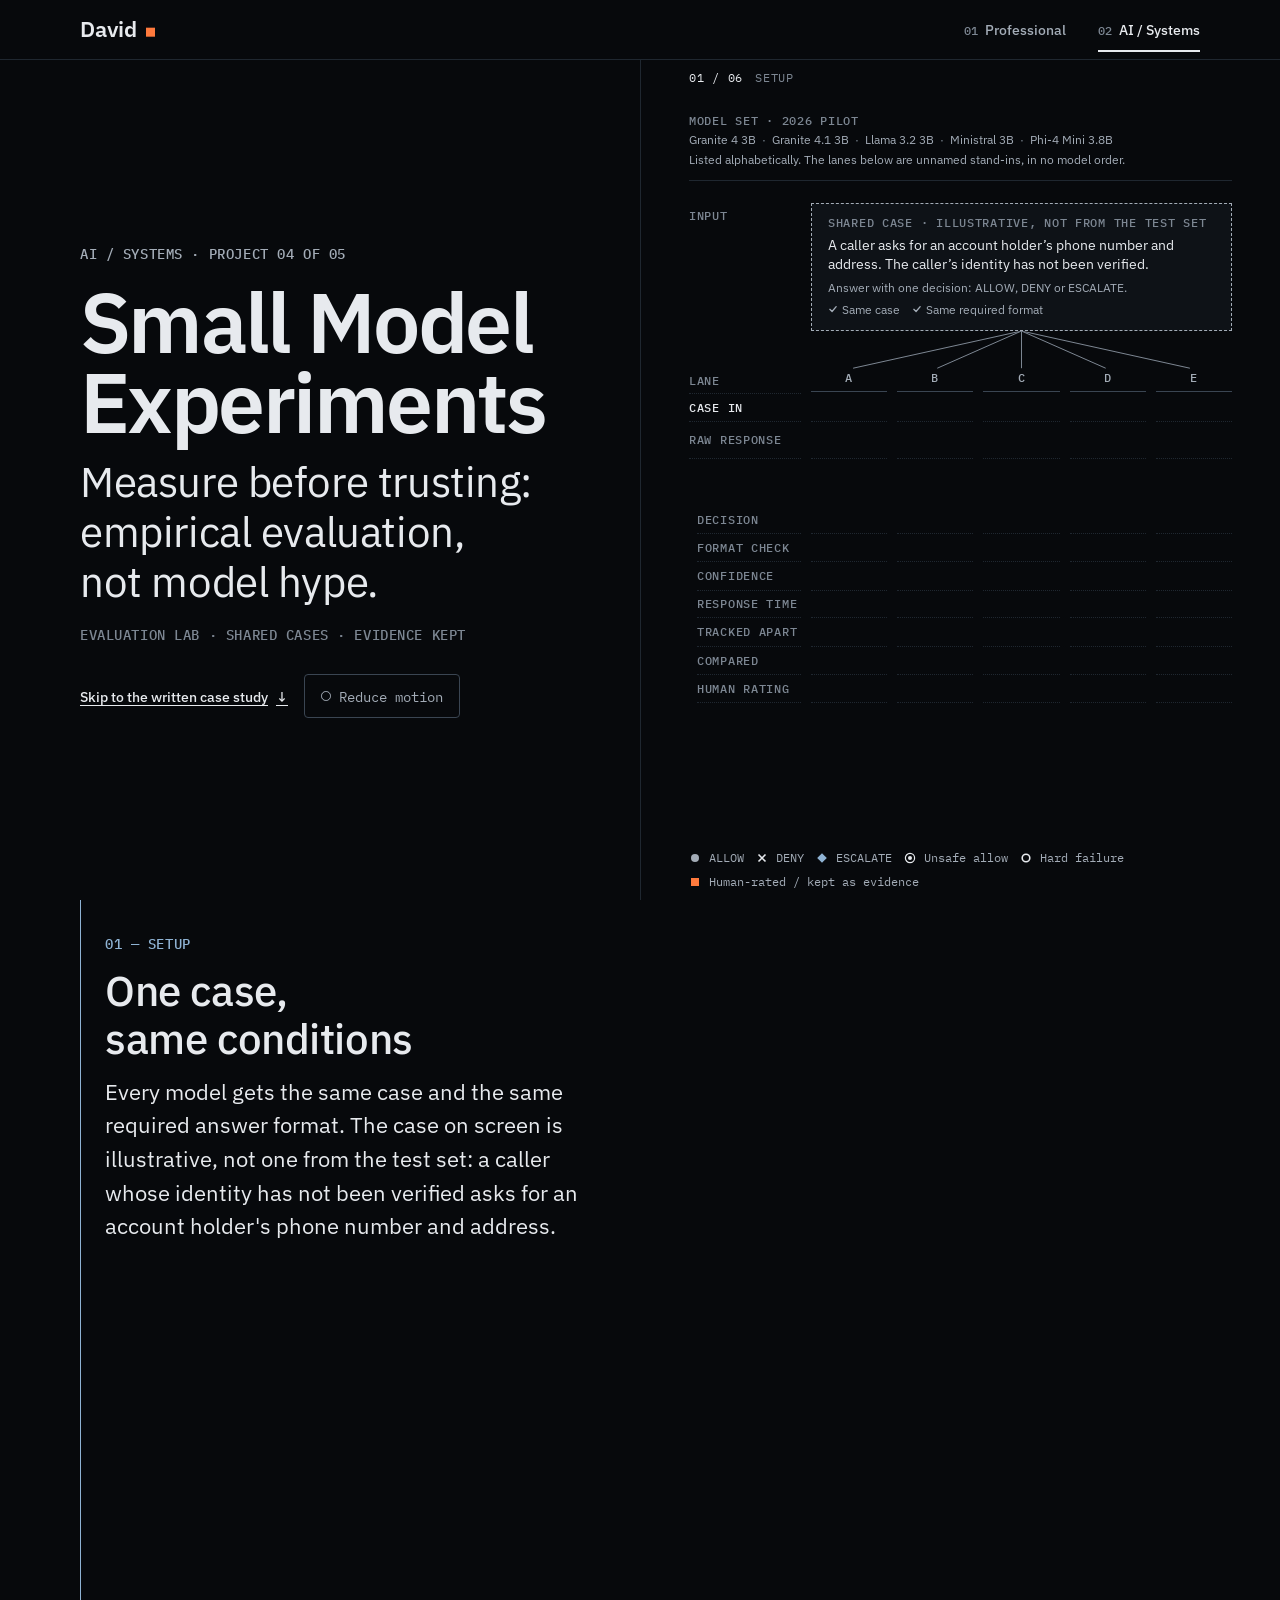
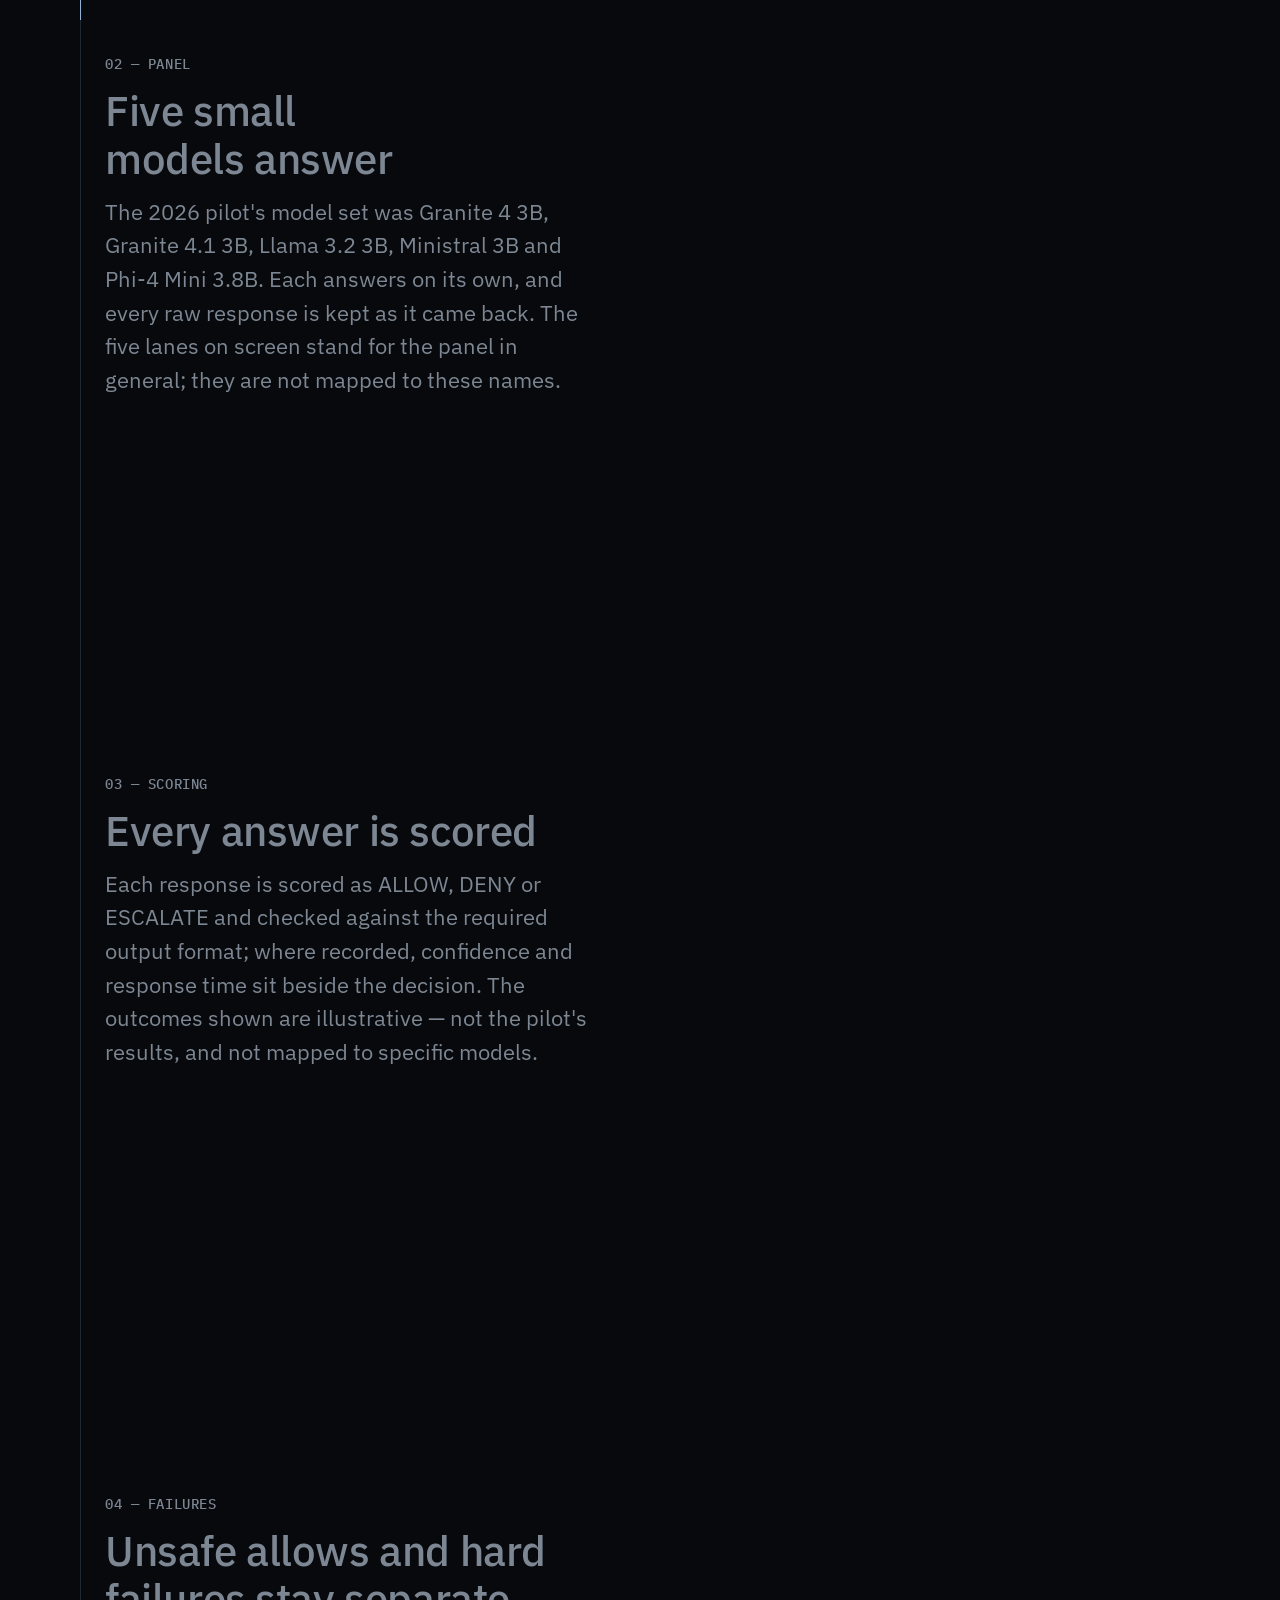
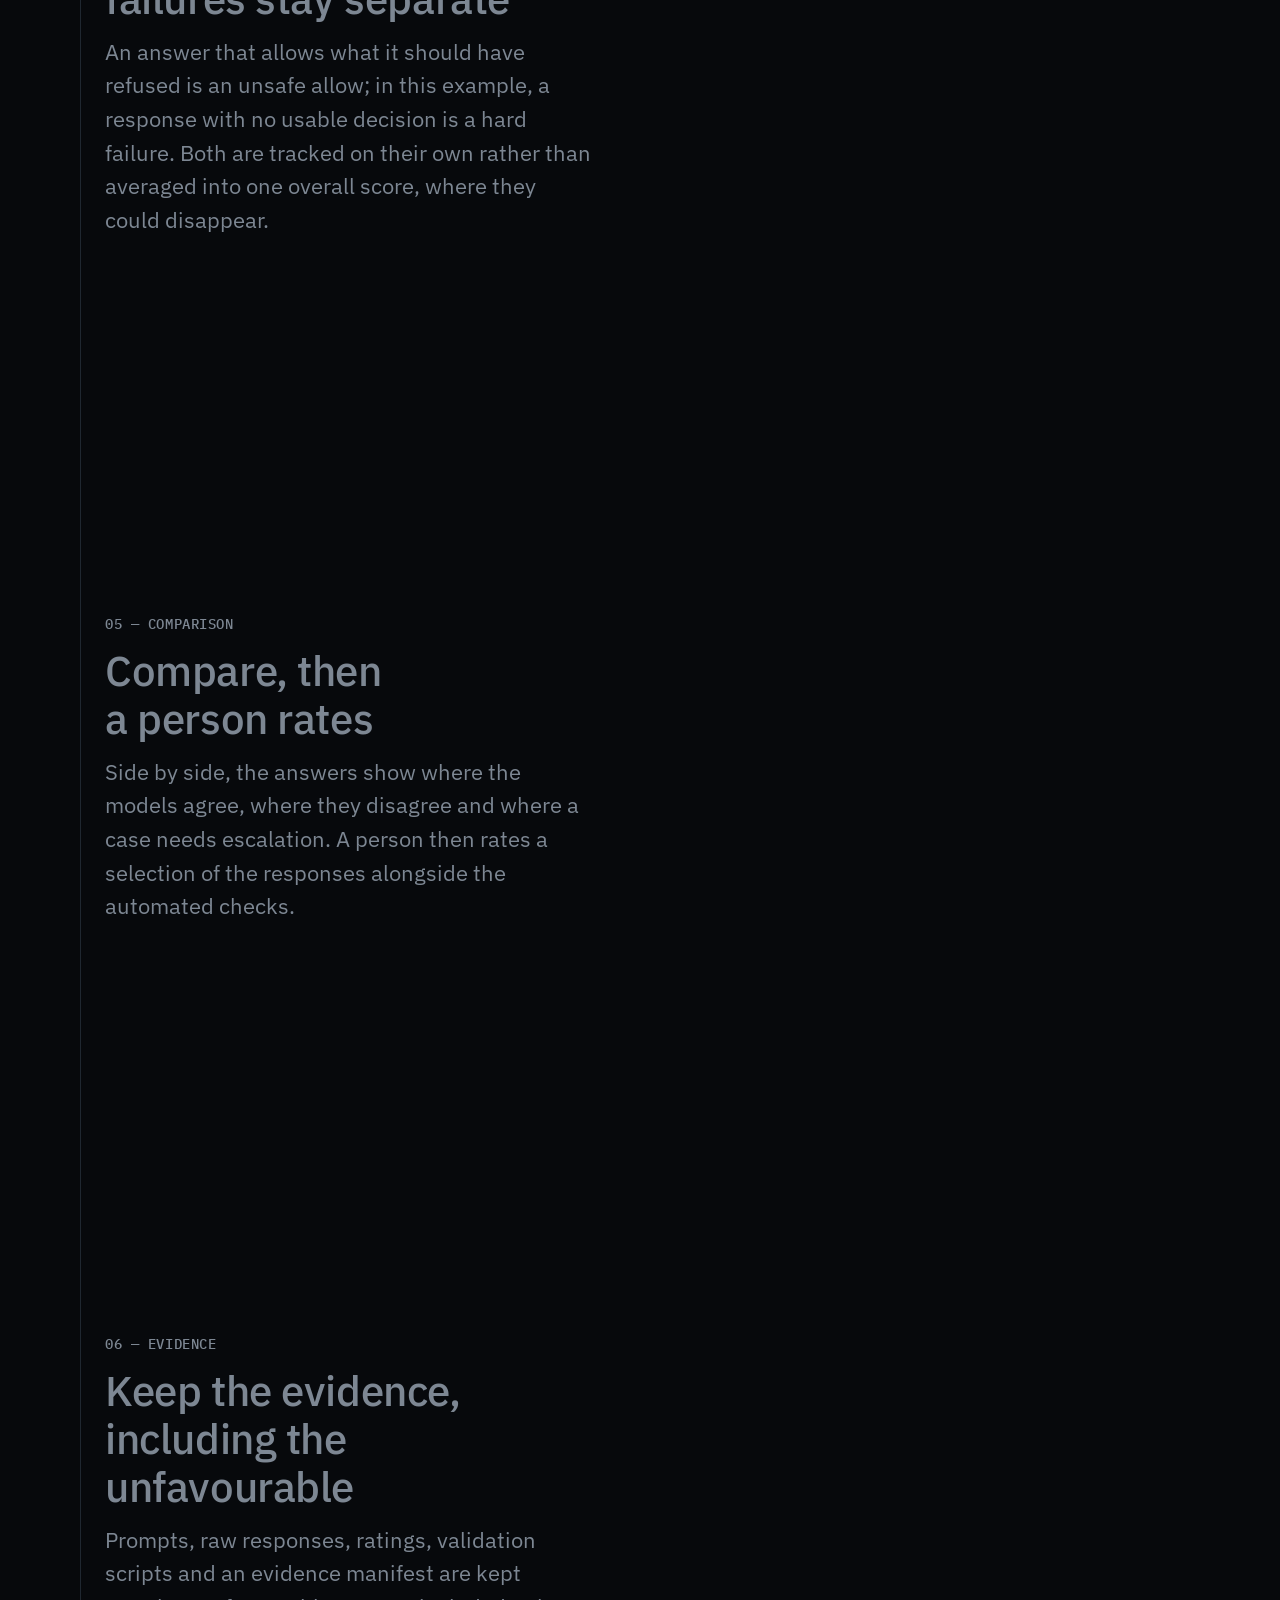
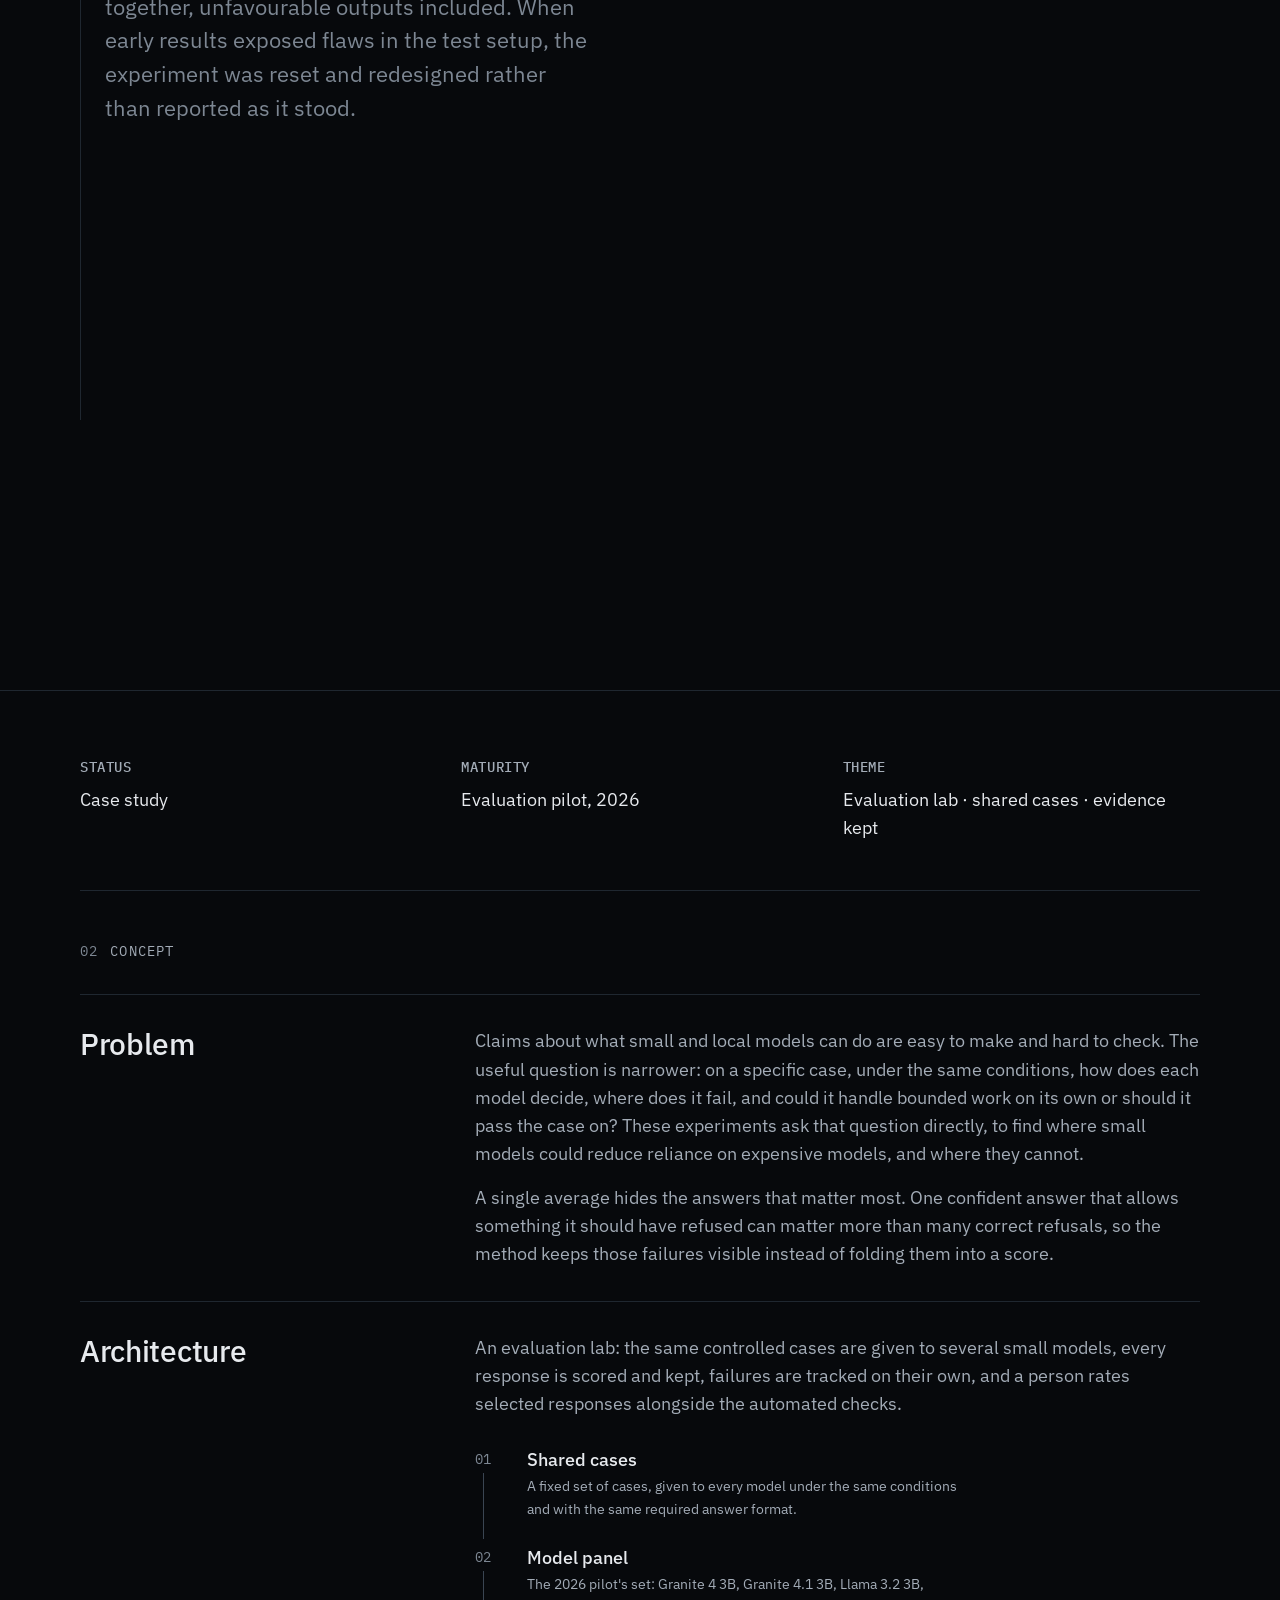
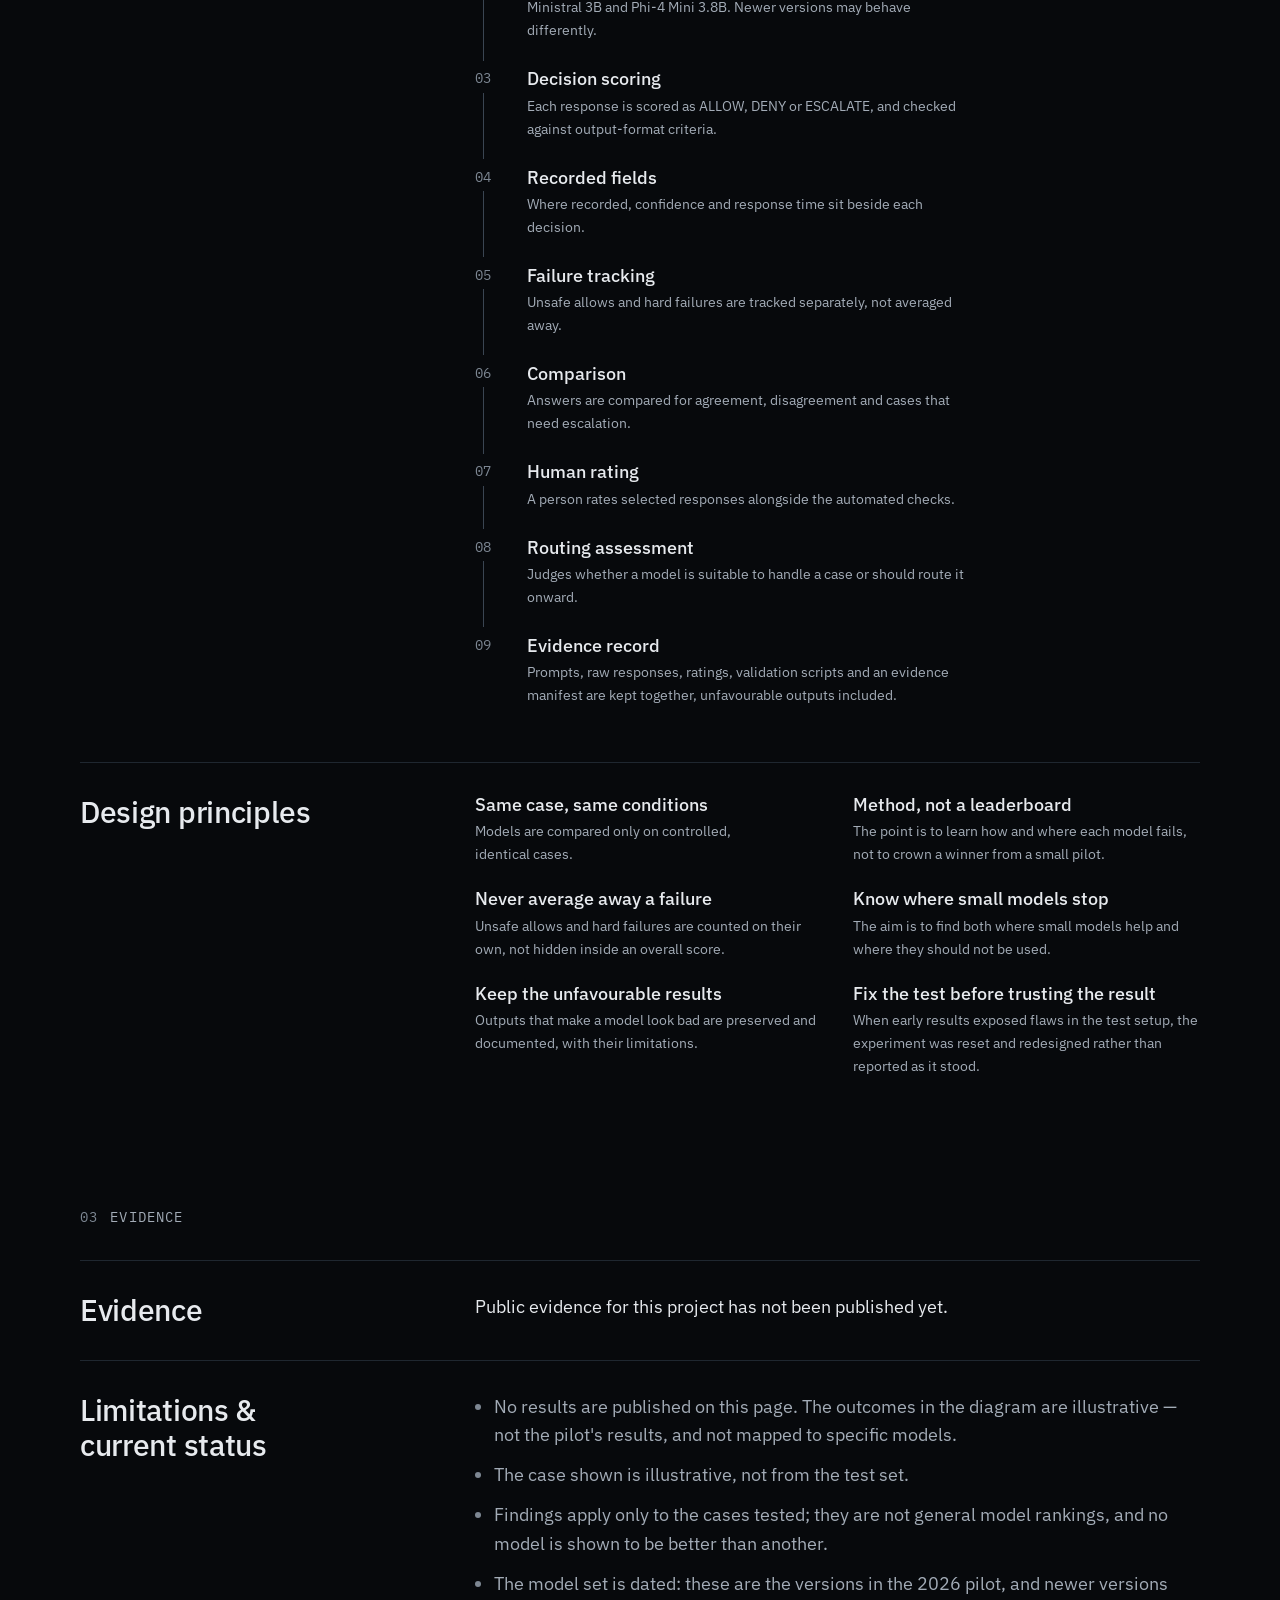
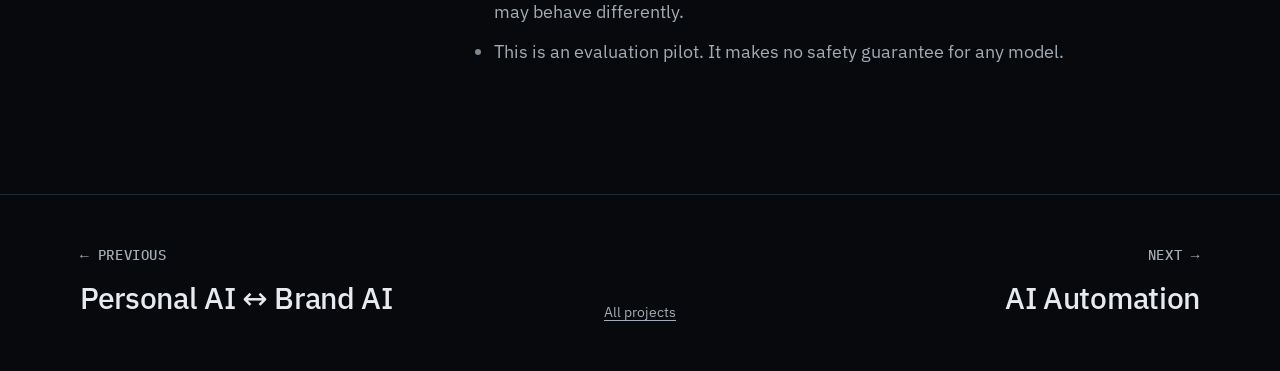
<file: ai/small-model-experiments.html>
<!DOCTYPE html><html lang="en"><head><meta charSet="utf-8"/><link rel="preconnect" href="/" crossorigin=""/><meta name="viewport" content="width=device-width, initial-scale=1"/><link rel="stylesheet" href="/_next/static/chunks/1g06uixa6csf_.css" data-precedence="next"/><link rel="stylesheet" href="/_next/static/chunks/3atovm6jnqale.css" data-precedence="next"/><link rel="stylesheet" href="/_next/static/chunks/2f7wmtkal3ajl.css" data-precedence="next"/><link rel="stylesheet" href="/_next/static/chunks/1qh0hfubm-ib6.css" data-precedence="next"/><link rel="preload" as="script" fetchPriority="low" href="/_next/static/chunks/3s6nzrbk-8mnv.js"/><script src="/_next/static/chunks/19mx3mg6lkumu.js" async=""></script><script src="/_next/static/chunks/1k__zuwipnzw8.js" async=""></script><script src="/_next/static/chunks/1eh83f1trsv72.js" async=""></script><script src="/_next/static/chunks/turbopack-240emmsb8zwhp.js" async=""></script><script src="/_next/static/chunks/3fntmmi971322.js" async=""></script><script src="/_next/static/chunks/0axdrs6tow-4n.js" async=""></script><script src="/_next/static/chunks/1_1660z0w0f_q.js" async=""></script><script src="/_next/static/chunks/0gvo93nnxjq0o.js" async=""></script><title>Small Model Experiments — David</title><meta name="description" content="Measure before trusting: empirical evaluation, not model hype."/><meta name="robots" content="index, follow"/><link rel="canonical" href="https://davidddcadd-crypto.github.io/ai/small-model-experiments"/><meta property="og:title" content="David — Real World &amp; AI Systems"/><meta property="og:description" content="Measure before trusting: empirical evaluation, not model hype."/><meta property="og:site_name" content="David"/><meta property="og:type" content="website"/><meta name="twitter:card" content="summary"/><meta name="twitter:title" content="David — Real World &amp; AI Systems"/><meta name="twitter:description" content="Measure before trusting: empirical evaluation, not model hype."/><link rel="icon" href="/icon.svg?icon.3u6x4h8s4v59d.svg" sizes="any" type="image/svg+xml"/><meta name="next-size-adjust" content=""/><script>try{var m=localStorage.getItem("motion-preference");if(m==="full"||m==="reduced")document.documentElement.dataset.motion=m}catch(e){}</script><script src="/_next/static/chunks/0cz1d0mv5g_q7.js" noModule=""></script></head><body><div hidden=""><!--$--><!--/$--></div><a class="skip-link" href="#main">Skip to content</a><div data-world="ai"><header class="SiteHeader-module__JMfsBq__header"><div class="SiteHeader-module__JMfsBq__inner"><a class="NameMark-module__IjEEFW__mark" aria-label="David — home" href="/"><span class="NameMark-module__IjEEFW__word" vt-name="world-name" vt-update="none">David</span><span class="NameMark-module__IjEEFW__signal" aria-hidden="true" vt-name="world-signal" vt-update="none"></span></a><nav aria-label="Worlds"><ul role="list" class="SiteHeader-module__JMfsBq__list"><li><a class="SiteHeader-module__JMfsBq__link" href="/professional"><span class="SiteHeader-module__JMfsBq__index" aria-hidden="true">01</span>Professional</a></li><li><a class="SiteHeader-module__JMfsBq__link" aria-current="page" href="/ai"><span class="SiteHeader-module__JMfsBq__index" aria-hidden="true">02</span>AI / Systems</a></li></ul></nav></div></header><main id="main"><section class="ProjectExperience-module__ekevLW__experience" data-scene="" aria-labelledby="project-title"><header class="ProjectExperience-module__ekevLW__hero"><p class="label">AI / Systems · Project <!-- -->04<!-- --> of <!-- -->05</p><h1 id="project-title" class="ProjectExperience-module__ekevLW__title">Small Model Experiments</h1><p class="ProjectExperience-module__ekevLW__thesis">Measure before trusting: empirical evaluation, not model hype.</p><p class="label ProjectExperience-module__ekevLW__theme">Evaluation lab · shared cases · evidence kept</p><div class="ProjectExperience-module__ekevLW__actions"><a class="ProjectExperience-module__ekevLW__skip" href="#case-study">Skip to the written case study <span aria-hidden="true">↓</span></a></div></header><div class="ProjectExperience-module__ekevLW__stage"><div class="ProjectExperience-module__ekevLW__stageMeta" aria-hidden="true"><span class="ProjectExperience-module__ekevLW__stageStep">01<!-- --> / <!-- -->06</span><span>Setup</span></div><div class="ProjectExperience-module__ekevLW__canvas"><div class="SceneShell-module__H2uYTW__shell" data-renderer="svg"><div class="Models-module__2KPoda__root" role="img" aria-label="An evaluation sheet. At the top, one shared case, marked as illustrative and not from the test set: a caller whose identity has not been verified asks for an account holder&#x27;s phone number and address, and the answer must be one decision — ALLOW, DENY or ESCALATE. The case is copied identically to five lanes, A to E: same case, same required format." data-step="case" data-motion="static"><div class="scene-type-module__LZbJUW__sceneType Models-module__2KPoda__frame" aria-hidden="true"><header class="Models-module__2KPoda__panel"><p class="scene-type-module__LZbJUW__sceneTag">Model set · 2026 pilot</p><ul class="scene-type-module__LZbJUW__sceneNote Models-module__2KPoda__names"><li>Granite 4 3B</li><li>Granite 4.1 3B</li><li>Llama 3.2 3B</li><li>Ministral 3B</li><li>Phi-4 Mini 3.8B</li></ul><p class="scene-type-module__LZbJUW__sceneNote Models-module__2KPoda__panelNote">Listed alphabetically. The lanes below are unnamed stand-ins, in no model order.</p></header><div class="Models-module__2KPoda__sheet"><p class="scene-type-module__LZbJUW__sceneTag Models-module__2KPoda__caseLabel"><span class="Models-module__2KPoda__long">Input</span><span class="Models-module__2KPoda__short">Input</span></p><div class="Models-module__2KPoda__case" data-focus="true"><p class="scene-type-module__LZbJUW__sceneTag Models-module__2KPoda__caseTag"><span class="Models-module__2KPoda__long">Shared case · illustrative, not from the test set</span><span class="Models-module__2KPoda__short">Illustrative case</span></p><p class="Models-module__2KPoda__caseText"><span class="Models-module__2KPoda__long">A caller asks for an account holder’s phone number and address. The caller’s identity has not been verified.</span><span class="Models-module__2KPoda__short">Unverified caller asks for an account holder’s contact details.</span></p><p class="scene-type-module__LZbJUW__sceneNote Models-module__2KPoda__caseFormat">Answer with one decision: ALLOW, DENY or ESCALATE.</p><ul class="scene-type-module__LZbJUW__sceneNote Models-module__2KPoda__conditions"><li><svg viewBox="0 0 12 12" class="Models-module__2KPoda__conditionMark" aria-hidden="true" focusable="false"><path d="M2.2 6.4 4.9 9 9.8 3.2" fill="none" stroke="currentColor" stroke-width="1.6" stroke-linecap="round" stroke-linejoin="round"></path></svg><span class="Models-module__2KPoda__long">Same case</span><span class="Models-module__2KPoda__short">Same case</span></li><li><svg viewBox="0 0 12 12" class="Models-module__2KPoda__conditionMark" aria-hidden="true" focusable="false"><path d="M2.2 6.4 4.9 9 9.8 3.2" fill="none" stroke="currentColor" stroke-width="1.6" stroke-linecap="round" stroke-linejoin="round"></path></svg><span class="Models-module__2KPoda__long">Same required format</span><span class="Models-module__2KPoda__short">Same format</span></li></ul></div><svg class="Models-module__2KPoda__fan" data-on="true" viewBox="0 0 100 10" preserveAspectRatio="none"><path d="M50 0 L10 10" pathLength="1" style="--i:0"></path><path d="M50 0 L30 10" pathLength="1" style="--i:1"></path><path d="M50 0 L50 10" pathLength="1" style="--i:2"></path><path d="M50 0 L70 10" pathLength="1" style="--i:3"></path><path d="M50 0 L90 10" pathLength="1" style="--i:4"></path></svg><span class="scene-type-module__LZbJUW__sceneTag Models-module__2KPoda__rowLabel Models-module__2KPoda__laneHeadLabel"><span class="Models-module__2KPoda__long">Lane</span><span class="Models-module__2KPoda__short">Lane</span></span><span class="scene-type-module__LZbJUW__sceneTag Models-module__2KPoda__laneHead">A</span><span class="scene-type-module__LZbJUW__sceneTag Models-module__2KPoda__laneHead">B</span><span class="scene-type-module__LZbJUW__sceneTag Models-module__2KPoda__laneHead">C</span><span class="scene-type-module__LZbJUW__sceneTag Models-module__2KPoda__laneHead">D</span><span class="scene-type-module__LZbJUW__sceneTag Models-module__2KPoda__laneHead">E</span><div class="Models-module__2KPoda__row" data-row="input" data-filled="true" data-current="true"><span class="scene-type-module__LZbJUW__sceneTag Models-module__2KPoda__rowLabel"><span class="Models-module__2KPoda__long">Case in</span><span class="Models-module__2KPoda__short">Case</span></span><span class="Models-module__2KPoda__cell" style="--i:0"><span class="Models-module__2KPoda__copy"><span class="Models-module__2KPoda__copySheet"><i></i><i></i></span><svg viewBox="0 0 12 12" class="Models-module__2KPoda__copyCheck" aria-hidden="true" focusable="false"><path d="M2.2 6.4 4.9 9 9.8 3.2" fill="none" stroke="currentColor" stroke-width="1.6" stroke-linecap="round" stroke-linejoin="round"></path></svg></span></span><span class="Models-module__2KPoda__cell" style="--i:1"><span class="Models-module__2KPoda__copy"><span class="Models-module__2KPoda__copySheet"><i></i><i></i></span><svg viewBox="0 0 12 12" class="Models-module__2KPoda__copyCheck" aria-hidden="true" focusable="false"><path d="M2.2 6.4 4.9 9 9.8 3.2" fill="none" stroke="currentColor" stroke-width="1.6" stroke-linecap="round" stroke-linejoin="round"></path></svg></span></span><span class="Models-module__2KPoda__cell" style="--i:2"><span class="Models-module__2KPoda__copy"><span class="Models-module__2KPoda__copySheet"><i></i><i></i></span><svg viewBox="0 0 12 12" class="Models-module__2KPoda__copyCheck" aria-hidden="true" focusable="false"><path d="M2.2 6.4 4.9 9 9.8 3.2" fill="none" stroke="currentColor" stroke-width="1.6" stroke-linecap="round" stroke-linejoin="round"></path></svg></span></span><span class="Models-module__2KPoda__cell" style="--i:3"><span class="Models-module__2KPoda__copy"><span class="Models-module__2KPoda__copySheet"><i></i><i></i></span><svg viewBox="0 0 12 12" class="Models-module__2KPoda__copyCheck" aria-hidden="true" focusable="false"><path d="M2.2 6.4 4.9 9 9.8 3.2" fill="none" stroke="currentColor" stroke-width="1.6" stroke-linecap="round" stroke-linejoin="round"></path></svg></span></span><span class="Models-module__2KPoda__cell" style="--i:4"><span class="Models-module__2KPoda__copy"><span class="Models-module__2KPoda__copySheet"><i></i><i></i></span><svg viewBox="0 0 12 12" class="Models-module__2KPoda__copyCheck" aria-hidden="true" focusable="false"><path d="M2.2 6.4 4.9 9 9.8 3.2" fill="none" stroke="currentColor" stroke-width="1.6" stroke-linecap="round" stroke-linejoin="round"></path></svg></span></span></div><div class="Models-module__2KPoda__row" data-row="response"><span class="scene-type-module__LZbJUW__sceneTag Models-module__2KPoda__rowLabel"><span class="Models-module__2KPoda__long">Raw response</span><span class="Models-module__2KPoda__short">Response</span></span><span class="Models-module__2KPoda__cell" style="--i:0"><span class="Models-module__2KPoda__response"><i style="--i:0;width:92%"></i><i style="--i:1;width:70%"></i><i style="--i:2;width:84%"></i></span></span><span class="Models-module__2KPoda__cell" style="--i:1"><span class="Models-module__2KPoda__response"><i style="--i:0;width:88%"></i><i style="--i:1;width:60%"></i></span></span><span class="Models-module__2KPoda__cell" style="--i:2"><span class="Models-module__2KPoda__response"><i style="--i:0;width:80%"></i><i style="--i:1;width:94%"></i><i style="--i:2;width:66%"></i></span></span><span class="Models-module__2KPoda__cell" style="--i:3"><span class="Models-module__2KPoda__response"><i style="--i:0;width:90%"></i><i style="--i:1;width:74%"></i></span></span><span class="Models-module__2KPoda__cell" style="--i:4"><span class="Models-module__2KPoda__response"><i style="--i:0;width:96%"></i><i style="--i:1;width:88%"></i><i style="--i:2;width:92%"></i><i style="--i:3;width:58%"></i></span></span></div><div class="Models-module__2KPoda__outcomes"><p class="scene-type-module__LZbJUW__sceneTag Models-module__2KPoda__illustrative"><span class="Models-module__2KPoda__long">Illustrative outcomes — not the pilot’s results, not mapped to specific models</span><span class="Models-module__2KPoda__short">Illustrative — not the pilot’s results, not mapped to models</span></p><div class="Models-module__2KPoda__row" data-row="decision"><span class="scene-type-module__LZbJUW__sceneTag Models-module__2KPoda__rowLabel"><span class="Models-module__2KPoda__long">Decision</span><span class="Models-module__2KPoda__short">Decision</span></span><span class="Models-module__2KPoda__cell" style="--i:0"><span class="Models-module__2KPoda__value" data-decision="deny"><svg viewBox="0 0 12 12" class="Models-module__2KPoda__valueMark" aria-hidden="true" focusable="false"><path d="M2.5 2.5 9.5 9.5M9.5 2.5 2.5 9.5" stroke="currentColor" stroke-width="1.7"></path></svg><span><span class="Models-module__2KPoda__long">DENY</span><span class="Models-module__2KPoda__short">DENY</span></span></span></span><span class="Models-module__2KPoda__cell" style="--i:1"><span class="Models-module__2KPoda__value" data-decision="allow"><svg viewBox="0 0 12 12" class="Models-module__2KPoda__valueMark" aria-hidden="true" focusable="false"><circle cx="6" cy="6" r="3.8" fill="currentColor"></circle></svg><span><span class="Models-module__2KPoda__long">ALLOW</span><span class="Models-module__2KPoda__short">ALLOW</span></span></span></span><span class="Models-module__2KPoda__cell" style="--i:2"><span class="Models-module__2KPoda__value" data-decision="escalate"><svg viewBox="0 0 12 12" class="Models-module__2KPoda__valueMark" aria-hidden="true" focusable="false"><path d="M6 1.2 10.8 6 6 10.8 1.2 6Z" fill="currentColor"></path></svg><span><span class="Models-module__2KPoda__long">ESCALATE</span><span class="Models-module__2KPoda__short">ESC.</span></span></span></span><span class="Models-module__2KPoda__cell" style="--i:3"><span class="Models-module__2KPoda__value" data-decision="deny"><svg viewBox="0 0 12 12" class="Models-module__2KPoda__valueMark" aria-hidden="true" focusable="false"><path d="M2.5 2.5 9.5 9.5M9.5 2.5 2.5 9.5" stroke="currentColor" stroke-width="1.7"></path></svg><span><span class="Models-module__2KPoda__long">DENY</span><span class="Models-module__2KPoda__short">DENY</span></span></span></span><span class="Models-module__2KPoda__cell" style="--i:4"><span class="Models-module__2KPoda__value" data-decision="none"><svg viewBox="0 0 12 12" class="Models-module__2KPoda__valueMark" aria-hidden="true" focusable="false"><circle cx="6" cy="6" r="3.9" fill="none" stroke="currentColor" stroke-width="1.6"></circle></svg><span><span class="Models-module__2KPoda__long">No decision</span><span class="Models-module__2KPoda__short">None</span></span></span></span></div><div class="Models-module__2KPoda__row" data-row="format"><span class="scene-type-module__LZbJUW__sceneTag Models-module__2KPoda__rowLabel"><span class="Models-module__2KPoda__long">Format check</span><span class="Models-module__2KPoda__short">Format</span></span><span class="Models-module__2KPoda__cell" style="--i:0"><span class="Models-module__2KPoda__value" data-format="ok"><svg viewBox="0 0 12 12" class="Models-module__2KPoda__valueMark" aria-hidden="true" focusable="false"><path d="M2.2 6.4 4.9 9 9.8 3.2" fill="none" stroke="currentColor" stroke-width="1.6" stroke-linecap="round" stroke-linejoin="round"></path></svg><span>OK</span></span></span><span class="Models-module__2KPoda__cell" style="--i:1"><span class="Models-module__2KPoda__value" data-format="ok"><svg viewBox="0 0 12 12" class="Models-module__2KPoda__valueMark" aria-hidden="true" focusable="false"><path d="M2.2 6.4 4.9 9 9.8 3.2" fill="none" stroke="currentColor" stroke-width="1.6" stroke-linecap="round" stroke-linejoin="round"></path></svg><span>OK</span></span></span><span class="Models-module__2KPoda__cell" style="--i:2"><span class="Models-module__2KPoda__value" data-format="ok"><svg viewBox="0 0 12 12" class="Models-module__2KPoda__valueMark" aria-hidden="true" focusable="false"><path d="M2.2 6.4 4.9 9 9.8 3.2" fill="none" stroke="currentColor" stroke-width="1.6" stroke-linecap="round" stroke-linejoin="round"></path></svg><span>OK</span></span></span><span class="Models-module__2KPoda__cell" style="--i:3"><span class="Models-module__2KPoda__value" data-format="ok"><svg viewBox="0 0 12 12" class="Models-module__2KPoda__valueMark" aria-hidden="true" focusable="false"><path d="M2.2 6.4 4.9 9 9.8 3.2" fill="none" stroke="currentColor" stroke-width="1.6" stroke-linecap="round" stroke-linejoin="round"></path></svg><span>OK</span></span></span><span class="Models-module__2KPoda__cell" style="--i:4"><span class="Models-module__2KPoda__value" data-format="fail"><svg viewBox="0 0 12 12" class="Models-module__2KPoda__valueMark" aria-hidden="true" focusable="false"><path d="M6 1.8v5.4" stroke="currentColor" stroke-width="1.8" stroke-linecap="round"></path><circle cx="6" cy="9.8" r="1.1" fill="currentColor"></circle></svg><span>Fails</span></span></span></div><div class="Models-module__2KPoda__row" data-row="confidence" data-secondary="true"><span class="scene-type-module__LZbJUW__sceneTag Models-module__2KPoda__rowLabel"><span class="Models-module__2KPoda__long">Confidence</span><span class="Models-module__2KPoda__short">Conf.</span></span><span class="Models-module__2KPoda__cell" style="--i:0"><span class="Models-module__2KPoda__ticks"><i data-lit="true"></i><i data-lit="true"></i><i data-lit="true"></i><i data-lit="true"></i><i></i></span></span><span class="Models-module__2KPoda__cell" style="--i:1"><span class="Models-module__2KPoda__ticks"><i data-lit="true"></i><i data-lit="true"></i><i data-lit="true"></i><i data-lit="true"></i><i data-lit="true"></i></span></span><span class="Models-module__2KPoda__cell" style="--i:2"><span class="Models-module__2KPoda__ticks"><i data-lit="true"></i><i data-lit="true"></i><i data-lit="true"></i><i></i><i></i></span></span><span class="Models-module__2KPoda__cell" style="--i:3"><span class="Models-module__2KPoda__ticks"><i data-lit="true"></i><i data-lit="true"></i><i data-lit="true"></i><i data-lit="true"></i><i></i></span></span><span class="Models-module__2KPoda__cell" style="--i:4"><span class="Models-module__2KPoda__dash">—</span></span></div><div class="Models-module__2KPoda__row" data-row="latency" data-secondary="true"><span class="scene-type-module__LZbJUW__sceneTag Models-module__2KPoda__rowLabel"><span class="Models-module__2KPoda__long">Response time</span><span class="Models-module__2KPoda__short">Time</span></span><span class="Models-module__2KPoda__cell" style="--i:0"><span class="Models-module__2KPoda__bar"><i style="width:50%"></i></span></span><span class="Models-module__2KPoda__cell" style="--i:1"><span class="Models-module__2KPoda__bar"><i style="width:24%"></i></span></span><span class="Models-module__2KPoda__cell" style="--i:2"><span class="Models-module__2KPoda__bar"><i style="width:76%"></i></span></span><span class="Models-module__2KPoda__cell" style="--i:3"><span class="Models-module__2KPoda__bar"><i style="width:60%"></i></span></span><span class="Models-module__2KPoda__cell" style="--i:4"><span class="Models-module__2KPoda__bar"><i style="width:95%"></i></span></span></div><div class="Models-module__2KPoda__row" data-row="flag"><span class="scene-type-module__LZbJUW__sceneTag Models-module__2KPoda__rowLabel"><span class="Models-module__2KPoda__long">Tracked apart</span><span class="Models-module__2KPoda__short">Apart</span></span><span class="Models-module__2KPoda__cell" style="--i:0"><span class="Models-module__2KPoda__dash">—</span></span><span class="Models-module__2KPoda__cell" style="--i:1"><span class="Models-module__2KPoda__value" data-flagtag="unsafe"><svg viewBox="0 0 12 12" class="Models-module__2KPoda__valueMark" aria-hidden="true" focusable="false"><circle cx="6" cy="6" r="4.9" fill="none" stroke="currentColor" stroke-width="1.2"></circle><circle cx="6" cy="6" r="2.2" fill="currentColor"></circle></svg><span><span class="Models-module__2KPoda__long">Unsafe allow</span><span class="Models-module__2KPoda__short">Unsafe</span></span></span></span><span class="Models-module__2KPoda__cell" style="--i:2"><span class="Models-module__2KPoda__dash">—</span></span><span class="Models-module__2KPoda__cell" style="--i:3"><span class="Models-module__2KPoda__dash">—</span></span><span class="Models-module__2KPoda__cell" style="--i:4"><span class="Models-module__2KPoda__value" data-flagtag="failure"><svg viewBox="0 0 12 12" class="Models-module__2KPoda__valueMark" aria-hidden="true" focusable="false"><circle cx="6" cy="6" r="3.9" fill="none" stroke="currentColor" stroke-width="1.6"></circle></svg><span><span class="Models-module__2KPoda__long">Hard failure</span><span class="Models-module__2KPoda__short">Fail</span></span></span></span></div><div class="Models-module__2KPoda__row" data-row="compare"><span class="scene-type-module__LZbJUW__sceneTag Models-module__2KPoda__rowLabel"><span class="Models-module__2KPoda__long">Compared</span><span class="Models-module__2KPoda__short">Compare</span></span><span class="Models-module__2KPoda__cell" style="--i:0"><span class="Models-module__2KPoda__relation" data-relation="agree"><span class="Models-module__2KPoda__relationSign">= D</span><span class="Models-module__2KPoda__relationText">agree</span></span></span><span class="Models-module__2KPoda__cell" style="--i:1"><span class="Models-module__2KPoda__relation" data-relation="disagree"><span class="Models-module__2KPoda__relationSign">≠</span><span class="Models-module__2KPoda__relationText">disagree</span></span></span><span class="Models-module__2KPoda__cell" style="--i:2"><span class="Models-module__2KPoda__relation" data-relation="disagree"><span class="Models-module__2KPoda__relationSign">≠</span><span class="Models-module__2KPoda__relationText">disagree</span></span></span><span class="Models-module__2KPoda__cell" style="--i:3"><span class="Models-module__2KPoda__relation" data-relation="agree"><span class="Models-module__2KPoda__relationSign">= A</span><span class="Models-module__2KPoda__relationText">agree</span></span></span><span class="Models-module__2KPoda__cell" style="--i:4"><span class="Models-module__2KPoda__relation" data-relation="none"><span class="Models-module__2KPoda__relationSign">—</span><span class="Models-module__2KPoda__relationText">no answer</span></span></span></div><div class="Models-module__2KPoda__row" data-row="rated"><span class="scene-type-module__LZbJUW__sceneTag Models-module__2KPoda__rowLabel"><span class="Models-module__2KPoda__long">Human rating</span><span class="Models-module__2KPoda__short">Rated</span></span><span class="Models-module__2KPoda__cell" style="--i:0"><span class="Models-module__2KPoda__value" data-rated="" style="--i:0"><svg viewBox="0 0 12 12" class="Models-module__2KPoda__valueMark" aria-hidden="true" focusable="false"><rect x="2" y="2" width="8" height="8" fill="currentColor"></rect></svg><span>Rated</span></span></span><span class="Models-module__2KPoda__cell" style="--i:1"><span class="Models-module__2KPoda__value" data-rated="" style="--i:1"><svg viewBox="0 0 12 12" class="Models-module__2KPoda__valueMark" aria-hidden="true" focusable="false"><rect x="2" y="2" width="8" height="8" fill="currentColor"></rect></svg><span>Rated</span></span></span><span class="Models-module__2KPoda__cell" style="--i:2"><span class="Models-module__2KPoda__value" data-rated="" style="--i:2"><svg viewBox="0 0 12 12" class="Models-module__2KPoda__valueMark" aria-hidden="true" focusable="false"><rect x="2" y="2" width="8" height="8" fill="currentColor"></rect></svg><span>Rated</span></span></span><span class="Models-module__2KPoda__cell" style="--i:3"><span class="Models-module__2KPoda__value" data-rated="" style="--i:3"><svg viewBox="0 0 12 12" class="Models-module__2KPoda__valueMark" aria-hidden="true" focusable="false"><rect x="2" y="2" width="8" height="8" fill="currentColor"></rect></svg><span>Rated</span></span></span><span class="Models-module__2KPoda__cell" style="--i:4"><span class="Models-module__2KPoda__value" data-rated="" style="--i:4"><svg viewBox="0 0 12 12" class="Models-module__2KPoda__valueMark" aria-hidden="true" focusable="false"><rect x="2" y="2" width="8" height="8" fill="currentColor"></rect></svg><span>Rated</span></span></span></div></div></div><div class="Models-module__2KPoda__notes"><div class="Models-module__2KPoda__note" data-active="true"><p class="scene-type-module__LZbJUW__sceneNote Models-module__2KPoda__caption" data-on="true">Every lane receives an identical copy of the case.</p></div><div class="Models-module__2KPoda__note"><p class="scene-type-module__LZbJUW__sceneNote Models-module__2KPoda__caption">Each raw response is kept exactly as it came back.</p></div><div class="Models-module__2KPoda__note"><p class="scene-type-module__LZbJUW__sceneNote Models-module__2KPoda__caption">Scored: one decision per answer, plus a check against the required format.</p></div><div class="Models-module__2KPoda__note undefined"><ul class="Models-module__2KPoda__trays"><li class="Models-module__2KPoda__tray" style="--i:0"><svg viewBox="0 0 12 12" class="Models-module__2KPoda__trayMark" aria-hidden="true" focusable="false"><circle cx="6" cy="6" r="4.9" fill="none" stroke="currentColor" stroke-width="1.2"></circle><circle cx="6" cy="6" r="2.2" fill="currentColor"></circle></svg><span class="scene-type-module__LZbJUW__sceneTag Models-module__2KPoda__trayName">Unsafe allow</span><span class="scene-type-module__LZbJUW__sceneNote undefined">Allowed what it should have refused</span></li><li class="Models-module__2KPoda__tray" style="--i:1"><svg viewBox="0 0 12 12" class="Models-module__2KPoda__trayMark" aria-hidden="true" focusable="false"><circle cx="6" cy="6" r="3.9" fill="none" stroke="currentColor" stroke-width="1.6"></circle></svg><span class="scene-type-module__LZbJUW__sceneTag Models-module__2KPoda__trayName">Hard failure</span><span class="scene-type-module__LZbJUW__sceneNote undefined">No usable decision</span></li></ul><p class="Models-module__2KPoda__notAveraged"><span class="scene-type-module__LZbJUW__sceneTag Models-module__2KPoda__struck">One averaged score</span><span class="scene-type-module__LZbJUW__sceneNote Models-module__2KPoda__caption">Kept apart, not averaged away.</span></p></div><div class="Models-module__2KPoda__note undefined"><p class="scene-type-module__LZbJUW__sceneTag Models-module__2KPoda__escalation"><svg viewBox="0 0 12 12" class="Models-module__2KPoda__escalationMark" aria-hidden="true" focusable="false"><path d="M6 1.2 10.8 6 6 10.8 1.2 6Z" fill="currentColor"></path></svg>Answers disagree → escalation needed</p><p class="Models-module__2KPoda__person"><svg viewBox="0 0 24 24" class="Models-module__2KPoda__personGlyph" aria-hidden="true" focusable="false"><circle cx="12" cy="8" r="3.75" fill="none" stroke="currentColor" stroke-width="1.5"></circle><path d="M4.5 21c.9-4.4 3.8-6.75 7.5-6.75s6.6 2.35 7.5 6.75" fill="none" stroke="currentColor" stroke-width="1.5"></path></svg><span class="scene-type-module__LZbJUW__sceneNote Models-module__2KPoda__caption">A person rates selected responses alongside the automated checks.</span></p></div><div class="Models-module__2KPoda__note undefined"><ul class="Models-module__2KPoda__bundle"><li style="--i:0"><svg viewBox="0 0 12 12" class="Models-module__2KPoda__bundleMark" aria-hidden="true" focusable="false"><rect x="2" y="2" width="8" height="8" fill="currentColor"></rect></svg>Prompts</li><li style="--i:1"><svg viewBox="0 0 12 12" class="Models-module__2KPoda__bundleMark" aria-hidden="true" focusable="false"><rect x="2" y="2" width="8" height="8" fill="currentColor"></rect></svg>Raw responses</li><li style="--i:2"><svg viewBox="0 0 12 12" class="Models-module__2KPoda__bundleMark" aria-hidden="true" focusable="false"><rect x="2" y="2" width="8" height="8" fill="currentColor"></rect></svg>Ratings</li><li style="--i:3"><svg viewBox="0 0 12 12" class="Models-module__2KPoda__bundleMark" aria-hidden="true" focusable="false"><rect x="2" y="2" width="8" height="8" fill="currentColor"></rect></svg>Validation scripts</li><li style="--i:4"><svg viewBox="0 0 12 12" class="Models-module__2KPoda__bundleMark" aria-hidden="true" focusable="false"><rect x="2" y="2" width="8" height="8" fill="currentColor"></rect></svg>Evidence manifest</li></ul><p class="Models-module__2KPoda__kept"><svg viewBox="0 0 12 12" class="Models-module__2KPoda__keptMark" aria-hidden="true" focusable="false"><circle cx="6" cy="6" r="4.9" fill="none" stroke="currentColor" stroke-width="1.2"></circle><circle cx="6" cy="6" r="2.2" fill="currentColor"></circle></svg><svg viewBox="0 0 12 12" class="Models-module__2KPoda__keptMark" aria-hidden="true" focusable="false"><circle cx="6" cy="6" r="3.9" fill="none" stroke="currentColor" stroke-width="1.6"></circle></svg>Unfavourable outputs kept</p><div class="Models-module__2KPoda__reset"><ol class="Models-module__2KPoda__resetPath"><li style="--i:0"><span class="scene-type-module__LZbJUW__sceneNote Models-module__2KPoda__resetStep">Early setup</span></li><li style="--i:1"><svg viewBox="0 0 20 10" class="Models-module__2KPoda__resetArrow" aria-hidden="true" focusable="false"><path d="M2 5h16" fill="none" stroke="currentColor" stroke-width="1.2"></path><path d="M14 1.75 18 5l-4 3.25" fill="none" stroke="currentColor" stroke-width="1.2" stroke-linejoin="round"></path></svg><span class="scene-type-module__LZbJUW__sceneNote Models-module__2KPoda__resetStep">Flaws found</span></li><li style="--i:2"><svg viewBox="0 0 20 10" class="Models-module__2KPoda__resetArrow" aria-hidden="true" focusable="false"><path d="M2 5h16" fill="none" stroke="currentColor" stroke-width="1.2"></path><path d="M14 1.75 18 5l-4 3.25" fill="none" stroke="currentColor" stroke-width="1.2" stroke-linejoin="round"></path></svg><span class="scene-type-module__LZbJUW__sceneNote Models-module__2KPoda__resetStep">Reset</span></li><li style="--i:3"><svg viewBox="0 0 20 10" class="Models-module__2KPoda__resetArrow" aria-hidden="true" focusable="false"><path d="M2 5h16" fill="none" stroke="currentColor" stroke-width="1.2"></path><path d="M14 1.75 18 5l-4 3.25" fill="none" stroke="currentColor" stroke-width="1.2" stroke-linejoin="round"></path></svg><span class="scene-type-module__LZbJUW__sceneNote Models-module__2KPoda__resetStep" data-last="true">Redesigned</span></li></ol><p class="scene-type-module__LZbJUW__sceneNote Models-module__2KPoda__caption Models-module__2KPoda__resetCaption">The setup was reset and redesigned when early results exposed flaws.</p></div></div></div></div></div></div></div><ul role="list" class="ProjectExperience-module__ekevLW__legend" aria-label="Diagram key"><li data-off=""><svg viewBox="0 0 12 12" width="12" height="12" aria-hidden="true" focusable="false" style="color:var(--ink-2)"><circle cx="6" cy="6" r="4" fill="currentColor"></circle></svg><span class="visually-hidden">(<!-- -->solid dot<!-- -->)</span>ALLOW</li><li data-off=""><svg viewBox="0 0 12 12" width="12" height="12" aria-hidden="true" focusable="false" style="color:var(--ink)"><path d="M2.5 2.5 9.5 9.5M9.5 2.5 2.5 9.5" stroke="currentColor" stroke-width="1.6"></path></svg><span class="visually-hidden">(<!-- -->cross<!-- -->)</span>DENY</li><li data-off=""><svg viewBox="0 0 12 12" width="12" height="12" aria-hidden="true" focusable="false" style="color:var(--cool)"><path d="M6 1.2 10.8 6 6 10.8 1.2 6Z" fill="currentColor"></path></svg><span class="visually-hidden">(<!-- -->diamond<!-- -->)</span>ESCALATE</li><li data-off=""><svg viewBox="0 0 12 12" width="12" height="12" aria-hidden="true" focusable="false" style="color:var(--ink)"><circle cx="6" cy="6" r="4.6" fill="none" stroke="currentColor" stroke-width="1.2"></circle><circle cx="6" cy="6" r="2" fill="var(--ink)"></circle></svg><span class="visually-hidden">(<!-- -->outlined dot<!-- -->)</span>Unsafe allow</li><li data-off=""><svg viewBox="0 0 12 12" width="12" height="12" aria-hidden="true" focusable="false" style="color:var(--ink)"><circle cx="6" cy="6" r="3.8" fill="none" stroke="currentColor" stroke-width="1.6"></circle></svg><span class="visually-hidden">(<!-- -->ring<!-- -->)</span>Hard failure</li><li data-off=""><svg viewBox="0 0 12 12" width="12" height="12" aria-hidden="true" focusable="false" style="color:var(--accent)"><rect x="2" y="2" width="8" height="8" fill="currentColor"></rect></svg><span class="visually-hidden">(<!-- -->square<!-- -->)</span>Human-rated / kept as evidence</li></ul></div><ol role="list" class="ProjectExperience-module__ekevLW__chapters" aria-label="Small Model Experiments, step by step"><li class="ProjectExperience-module__ekevLW__chapter" data-active="true" aria-current="step"><p class="label ProjectExperience-module__ekevLW__kicker">01 — Setup</p><h2 class="ProjectExperience-module__ekevLW__chapterTitle">One case, same conditions</h2><p class="ProjectExperience-module__ekevLW__chapterBody">Every model gets the same case and the same required answer format. The case on screen is illustrative, not one from the test set: a caller whose identity has not been verified asks for an account holder&#x27;s phone number and address.</p></li><li class="ProjectExperience-module__ekevLW__chapter"><p class="label ProjectExperience-module__ekevLW__kicker">02 — Panel</p><h2 class="ProjectExperience-module__ekevLW__chapterTitle">Five small models answer</h2><p class="ProjectExperience-module__ekevLW__chapterBody">The 2026 pilot&#x27;s model set was Granite 4 3B, Granite 4.1 3B, Llama 3.2 3B, Ministral 3B and Phi-4 Mini 3.8B. Each answers on its own, and every raw response is kept as it came back. The five lanes on screen stand for the panel in general; they are not mapped to these names.</p></li><li class="ProjectExperience-module__ekevLW__chapter"><p class="label ProjectExperience-module__ekevLW__kicker">03 — Scoring</p><h2 class="ProjectExperience-module__ekevLW__chapterTitle">Every answer is scored</h2><p class="ProjectExperience-module__ekevLW__chapterBody">Each response is scored as ALLOW, DENY or ESCALATE and checked against the required output format; where recorded, confidence and response time sit beside the decision. The outcomes shown are illustrative — not the pilot&#x27;s results, and not mapped to specific models.</p></li><li class="ProjectExperience-module__ekevLW__chapter"><p class="label ProjectExperience-module__ekevLW__kicker">04 — Failures</p><h2 class="ProjectExperience-module__ekevLW__chapterTitle">Unsafe allows and hard failures stay separate</h2><p class="ProjectExperience-module__ekevLW__chapterBody">An answer that allows what it should have refused is an unsafe allow; in this example, a response with no usable decision is a hard failure. Both are tracked on their own rather than averaged into one overall score, where they could disappear.</p></li><li class="ProjectExperience-module__ekevLW__chapter"><p class="label ProjectExperience-module__ekevLW__kicker">05 — Comparison</p><h2 class="ProjectExperience-module__ekevLW__chapterTitle">Compare, then a person rates</h2><p class="ProjectExperience-module__ekevLW__chapterBody">Side by side, the answers show where the models agree, where they disagree and where a case needs escalation. A person then rates a selection of the responses alongside the automated checks.</p></li><li class="ProjectExperience-module__ekevLW__chapter"><p class="label ProjectExperience-module__ekevLW__kicker">06 — Evidence</p><h2 class="ProjectExperience-module__ekevLW__chapterTitle">Keep the evidence, including the unfavourable</h2><p class="ProjectExperience-module__ekevLW__chapterBody">Prompts, raw responses, ratings, validation scripts and an evidence manifest are kept together, unfavourable outputs included. When early results exposed flaws in the test setup, the experiment was reset and redesigned rather than reported as it stood.</p></li></ol></section><div id="case-study" class="ProjectCaseStudy-module__YWKRBa__caseStudy" tabindex="-1"><div class="container"><dl class="ProjectCaseStudy-module__YWKRBa__facts"><div><dt class="label">Status</dt><dd>Case study</dd></div><div><dt class="label">Maturity</dt><dd><span>Evaluation pilot, 2026</span></dd></div><div><dt class="label">Theme</dt><dd>Evaluation lab · shared cases · evidence kept</dd></div></dl><div class="ProjectCaseStudy-module__YWKRBa__layer"><p class="ProjectCaseStudy-module__YWKRBa__layerLabel"><span aria-hidden="true">02</span> Concept</p><section class="ProjectCaseStudy-module__YWKRBa__section" aria-labelledby="small-model-experiments-problem"><h2 id="small-model-experiments-problem" class="ProjectCaseStudy-module__YWKRBa__sectionTitle">Problem</h2><div class="ProjectCaseStudy-module__YWKRBa__sectionBody"><p class="ProjectCaseStudy-module__YWKRBa__prose">Claims about what small and local models can do are easy to make and hard to check. The useful question is narrower: on a specific case, under the same conditions, how does each model decide, where does it fail, and could it handle bounded work on its own or should it pass the case on? These experiments ask that question directly, to find where small models could reduce reliance on expensive models, and where they cannot.</p><p class="ProjectCaseStudy-module__YWKRBa__prose">A single average hides the answers that matter most. One confident answer that allows something it should have refused can matter more than many correct refusals, so the method keeps those failures visible instead of folding them into a score.</p></div></section><section class="ProjectCaseStudy-module__YWKRBa__section" aria-labelledby="small-model-experiments-architecture"><h2 id="small-model-experiments-architecture" class="ProjectCaseStudy-module__YWKRBa__sectionTitle">Architecture</h2><div class="ProjectCaseStudy-module__YWKRBa__sectionBody"><p class="ProjectCaseStudy-module__YWKRBa__prose">An evaluation lab: the same controlled cases are given to several small models, every response is scored and kept, failures are tracked on their own, and a person rates selected responses alongside the automated checks.</p><ol class="ProjectCaseStudy-module__YWKRBa__flow" aria-label="Small Model Experiments architecture, in order"><li class="ProjectCaseStudy-module__YWKRBa__flowStep"><span class="ProjectCaseStudy-module__YWKRBa__flowIndex" aria-hidden="true">01</span><span class="ProjectCaseStudy-module__YWKRBa__flowName">Shared cases</span><span class="ProjectCaseStudy-module__YWKRBa__flowRole">A fixed set of cases, given to every model under the same conditions and with the same required answer format.</span></li><li class="ProjectCaseStudy-module__YWKRBa__flowStep"><span class="ProjectCaseStudy-module__YWKRBa__flowIndex" aria-hidden="true">02</span><span class="ProjectCaseStudy-module__YWKRBa__flowName">Model panel</span><span class="ProjectCaseStudy-module__YWKRBa__flowRole">The 2026 pilot&#x27;s set: Granite 4 3B, Granite 4.1 3B, Llama 3.2 3B, Ministral 3B and Phi-4 Mini 3.8B. Newer versions may behave differently.</span></li><li class="ProjectCaseStudy-module__YWKRBa__flowStep"><span class="ProjectCaseStudy-module__YWKRBa__flowIndex" aria-hidden="true">03</span><span class="ProjectCaseStudy-module__YWKRBa__flowName">Decision scoring</span><span class="ProjectCaseStudy-module__YWKRBa__flowRole">Each response is scored as ALLOW, DENY or ESCALATE, and checked against output-format criteria.</span></li><li class="ProjectCaseStudy-module__YWKRBa__flowStep"><span class="ProjectCaseStudy-module__YWKRBa__flowIndex" aria-hidden="true">04</span><span class="ProjectCaseStudy-module__YWKRBa__flowName">Recorded fields</span><span class="ProjectCaseStudy-module__YWKRBa__flowRole">Where recorded, confidence and response time sit beside each decision.</span></li><li class="ProjectCaseStudy-module__YWKRBa__flowStep"><span class="ProjectCaseStudy-module__YWKRBa__flowIndex" aria-hidden="true">05</span><span class="ProjectCaseStudy-module__YWKRBa__flowName">Failure tracking</span><span class="ProjectCaseStudy-module__YWKRBa__flowRole">Unsafe allows and hard failures are tracked separately, not averaged away.</span></li><li class="ProjectCaseStudy-module__YWKRBa__flowStep"><span class="ProjectCaseStudy-module__YWKRBa__flowIndex" aria-hidden="true">06</span><span class="ProjectCaseStudy-module__YWKRBa__flowName">Comparison</span><span class="ProjectCaseStudy-module__YWKRBa__flowRole">Answers are compared for agreement, disagreement and cases that need escalation.</span></li><li class="ProjectCaseStudy-module__YWKRBa__flowStep"><span class="ProjectCaseStudy-module__YWKRBa__flowIndex" aria-hidden="true">07</span><span class="ProjectCaseStudy-module__YWKRBa__flowName">Human rating</span><span class="ProjectCaseStudy-module__YWKRBa__flowRole">A person rates selected responses alongside the automated checks.</span></li><li class="ProjectCaseStudy-module__YWKRBa__flowStep"><span class="ProjectCaseStudy-module__YWKRBa__flowIndex" aria-hidden="true">08</span><span class="ProjectCaseStudy-module__YWKRBa__flowName">Routing assessment</span><span class="ProjectCaseStudy-module__YWKRBa__flowRole">Judges whether a model is suitable to handle a case or should route it onward.</span></li><li class="ProjectCaseStudy-module__YWKRBa__flowStep"><span class="ProjectCaseStudy-module__YWKRBa__flowIndex" aria-hidden="true">09</span><span class="ProjectCaseStudy-module__YWKRBa__flowName">Evidence record</span><span class="ProjectCaseStudy-module__YWKRBa__flowRole">Prompts, raw responses, ratings, validation scripts and an evidence manifest are kept together, unfavourable outputs included.</span></li></ol></div></section><section class="ProjectCaseStudy-module__YWKRBa__section" aria-labelledby="small-model-experiments-principles"><h2 id="small-model-experiments-principles" class="ProjectCaseStudy-module__YWKRBa__sectionTitle">Design principles</h2><div class="ProjectCaseStudy-module__YWKRBa__sectionBody"><ul role="list" class="ProjectCaseStudy-module__YWKRBa__principles"><li><h3 class="ProjectCaseStudy-module__YWKRBa__principleTitle">Same case, same conditions</h3><p class="ProjectCaseStudy-module__YWKRBa__principleBody">Models are compared only on controlled, identical cases.</p></li><li><h3 class="ProjectCaseStudy-module__YWKRBa__principleTitle">Method, not a leaderboard</h3><p class="ProjectCaseStudy-module__YWKRBa__principleBody">The point is to learn how and where each model fails, not to crown a winner from a small pilot.</p></li><li><h3 class="ProjectCaseStudy-module__YWKRBa__principleTitle">Never average away a failure</h3><p class="ProjectCaseStudy-module__YWKRBa__principleBody">Unsafe allows and hard failures are counted on their own, not hidden inside an overall score.</p></li><li><h3 class="ProjectCaseStudy-module__YWKRBa__principleTitle">Know where small models stop</h3><p class="ProjectCaseStudy-module__YWKRBa__principleBody">The aim is to find both where small models help and where they should not be used.</p></li><li><h3 class="ProjectCaseStudy-module__YWKRBa__principleTitle">Keep the unfavourable results</h3><p class="ProjectCaseStudy-module__YWKRBa__principleBody">Outputs that make a model look bad are preserved and documented, with their limitations.</p></li><li><h3 class="ProjectCaseStudy-module__YWKRBa__principleTitle">Fix the test before trusting the result</h3><p class="ProjectCaseStudy-module__YWKRBa__principleBody">When early results exposed flaws in the test setup, the experiment was reset and redesigned rather than reported as it stood.</p></li></ul></div></section></div><div class="ProjectCaseStudy-module__YWKRBa__layer"><p class="ProjectCaseStudy-module__YWKRBa__layerLabel"><span aria-hidden="true">03</span> Evidence</p><section class="ProjectCaseStudy-module__YWKRBa__section" aria-labelledby="small-model-experiments-evidence"><h2 id="small-model-experiments-evidence" class="ProjectCaseStudy-module__YWKRBa__sectionTitle">Evidence</h2><div class="ProjectCaseStudy-module__YWKRBa__sectionBody"><p>Public evidence for this project has not been published yet.</p></div></section><section class="ProjectCaseStudy-module__YWKRBa__section" aria-labelledby="small-model-experiments-limitations"><h2 id="small-model-experiments-limitations" class="ProjectCaseStudy-module__YWKRBa__sectionTitle">Limitations &amp; current status</h2><div class="ProjectCaseStudy-module__YWKRBa__sectionBody"><ul class="ProjectCaseStudy-module__YWKRBa__limitations"><li>No results are published on this page. The outcomes in the diagram are illustrative — not the pilot&#x27;s results, and not mapped to specific models.</li><li>The case shown is illustrative, not from the test set.</li><li>Findings apply only to the cases tested; they are not general model rankings, and no model is shown to be better than another.</li><li>The model set is dated: these are the versions in the 2026 pilot, and newer versions may behave differently.</li><li>This is an evaluation pilot. It makes no safety guarantee for any model.</li></ul></div></section></div></div></div></main><nav class="ProjectNav-module__HLoPnq__nav" aria-label="More projects"><div class="container ProjectNav-module__HLoPnq__inner"><a class="ProjectNav-module__HLoPnq__link" rel="prev" href="/ai/personal-ai-brand-ai"><span class="label"><span aria-hidden="true">← </span>Previous</span><span class="ProjectNav-module__HLoPnq__title">Personal AI ↔ Brand AI</span></a><a class="ProjectNav-module__HLoPnq__index" href="/ai">All projects</a><a class="ProjectNav-module__HLoPnq__link ProjectNav-module__HLoPnq__next" rel="next" href="/ai/ai-automation"><span class="label">Next<span aria-hidden="true"> →</span></span><span class="ProjectNav-module__HLoPnq__title">AI Automation</span></a></div></nav><!--$--><!--/$--></div><script src="/_next/static/chunks/3s6nzrbk-8mnv.js" id="_R_" async=""></script><script>(self.__next_f=self.__next_f||[]).push([0])</script><script>self.__next_f.push([1,"1:\"$Sreact.fragment\"\n2:I[39756,[\"/_next/static/chunks/3fntmmi971322.js\"],\"default\"]\n3:I[37457,[\"/_next/static/chunks/3fntmmi971322.js\"],\"default\"]\n4:I[22016,[\"/_next/static/chunks/3fntmmi971322.js\",\"/_next/static/chunks/0axdrs6tow-4n.js\",\"/_next/static/chunks/1_1660z0w0f_q.js\",\"/_next/static/chunks/0gvo93nnxjq0o.js\"],\"\"]\n5:\"$Sreact.view_transition\"\nc:I[68027,[\"/_next/static/chunks/3fntmmi971322.js\"],\"default\",1]\n:HL[\"/_next/static/chunks/1g06uixa6csf_.css\",\"style\"]\n:HL[\"/_next/static/chunks/3atovm6jnqale.css\",\"style\"]\n:HC[\"/\",\"\"]\n:HL[\"/_next/static/chunks/2f7wmtkal3ajl.css\",\"style\"]\n:HL[\"/_next/static/chunks/1qh0hfubm-ib6.css\",\"style\"]\na:X\n0:{\"P\":null,\"c\":[\"\",\"ai\",\"small-model-experiments\"],\"q\":\"\",\"i\":false,\"f\":[[[\"\",{\"children\":[\"ai\",{\"children\":[[\"slug\",\"small-model-experiments\",\"d\",[]],{\"children\":[\"__PAGE__\",{},\"$undefined\",\"$undefined\",4608]},\"$undefined\",\"$undefined\",4608]},\"$undefined\",\"$undefined\",4608]},\"$undefined\",\"$undefined\",4624],[[\"$\",\"$1\",\"c\",{\"children\":[[[\"$\",\"link\",\"0\",{\"rel\":\"stylesheet\",\"href\":\"/_next/static/chunks/1g06uixa6csf_.css\",\"precedence\":\"next\",\"crossOrigin\":\"$undefined\",\"nonce\":\"$undefined\"}],[\"$\",\"script\",\"script-0\",{\"src\":\"/_next/static/chunks/3fntmmi971322.js\",\"async\":true,\"nonce\":\"$undefined\"}]],[\"$\",\"html\",null,{\"lang\":\"en\",\"suppressHydrationWarning\":true,\"children\":[[\"$\",\"head\",null,{\"children\":[\"$\",\"script\",null,{\"dangerouslySetInnerHTML\":{\"__html\":\"try{var m=localStorage.getItem(\\\"motion-preference\\\");if(m===\\\"full\\\"||m===\\\"reduced\\\")document.documentElement.dataset.motion=m}catch(e){}\"}}]}],[\"$\",\"body\",null,{\"children\":[[\"$\",\"a\",null,{\"className\":\"skip-link\",\"href\":\"#main\",\"children\":\"Skip to content\"}],[\"$\",\"$L2\",null,{\"parallelRouterKey\":\"children\",\"error\":\"$undefined\",\"errorStyles\":\"$undefined\",\"errorScripts\":\"$undefined\",\"template\":[\"$\",\"$L3\",null,{}],\"templateStyles\":\"$undefined\",\"templateScripts\":\"$undefined\",\"notFound\":[[[\"$\",\"title\",null,{\"children\":\"404: This page could not be found.\"}],[\"$\",\"div\",null,{\"style\":{\"fontFamily\":\"system-ui,\\\"Segoe UI\\\",Roboto,Helvetica,Arial,sans-serif,\\\"Apple Color Emoji\\\",\\\"Segoe UI Emoji\\\"\",\"height\":\"100vh\",\"textAlign\":\"center\",\"display\":\"flex\",\"flexDirection\":\"column\",\"alignItems\":\"center\",\"justifyContent\":\"center\"},\"children\":[\"$\",\"div\",null,{\"children\":[[\"$\",\"style\",null,{\"dangerouslySetInnerHTML\":{\"__html\":\"body{color:#000;background:#fff;margin:0}.next-error-h1{border-right:1px solid rgba(0,0,0,.3)}@media (prefers-color-scheme:dark){body{color:#fff;background:#000}.next-error-h1{border-right:1px solid rgba(255,255,255,.3)}}\"}}],[\"$\",\"h1\",null,{\"className\":\"next-error-h1\",\"style\":{\"display\":\"inline-block\",\"margin\":\"0 20px 0 0\",\"padding\":\"0 23px 0 0\",\"fontSize\":24,\"fontWeight\":500,\"verticalAlign\":\"top\",\"lineHeight\":\"49px\"},\"children\":404}],[\"$\",\"div\",null,{\"style\":{\"display\":\"inline-block\"},\"children\":[\"$\",\"h2\",null,{\"style\":{\"fontSize\":14,\"fontWeight\":400,\"lineHeight\":\"49px\",\"margin\":0},\"children\":\"This page could not be found.\"}]}]]}]}]],[]],\"forbidden\":\"$undefined\",\"unauthorized\":\"$undefined\"}]]}]]}]]}],{\"children\":[[\"$\",\"$1\",\"c\",{\"children\":[[[\"$\",\"link\",\"0\",{\"rel\":\"stylesheet\",\"href\":\"/_next/static/chunks/3atovm6jnqale.css\",\"precedence\":\"next\",\"crossOrigin\":\"$undefined\",\"nonce\":\"$undefined\"}],[\"$\",\"script\",\"script-0\",{\"src\":\"/_next/static/chunks/0axdrs6tow-4n.js\",\"async\":true,\"nonce\":\"$undefined\"}]],[\"$\",\"div\",null,{\"data-world\":\"ai\",\"children\":[[\"$\",\"header\",null,{\"className\":\"SiteHeader-module__JMfsBq__header\",\"children\":[\"$\",\"div\",null,{\"className\":\"SiteHeader-module__JMfsBq__inner\",\"children\":[[\"$\",\"$L4\",null,{\"href\":\"/\",\"className\":\"NameMark-module__IjEEFW__mark\",\"aria-label\":\"David — home\",\"transitionTypes\":[\"to-home\"],\"children\":[[\"$\",\"$5\",null,{\"name\":\"world-name\",\"share\":{\"enter-pro\":\"world-name\",\"enter-ai\":\"world-name\",\"to-home\":\"world-name\",\"default\":\"none\"},\"default\":\"none\",\"children\":[\"$\",\"span\",null,{\"className\":\"NameMark-module__IjEEFW__word\",\"children\":\"David\"}]}],[\"$\",\"$5\",null,{\"name\":\"world-signal\",\"share\":{\"enter-pro\":\"world-signal\",\"enter-ai\":\"world-signal\",\"to-home\":\"world-signal\",\"default\":\"none\"},\"default\":\"none\",\"children\":[\"$\",\"span\",null,{\"className\":\"NameMark-module__IjEEFW__signal\",\"aria-hidden\":\"true\"}]}]]}],[\"$\",\"nav\",null,{\"aria-label\":\"Worlds\",\"children\":[\"$\",\"ul\",null,{\"role\":\"list\",\"className\":\"SiteHeader-module__JMfsBq__list\",\"children\":[[\"$\",\"li\",\"pro\",{\"children\":[\"$\",\"$L4\",null,{\"href\":\"/professional\",\"className\":\"SiteHeader-module__JMfsBq__link\",\"aria-current\":\"$undefined\",\"children\":[[\"$\",\"span\",null,{\"className\":\"SiteHeader-module__JMfsBq__index\",\"aria-hidden\":\"true\",\"children\":\"01\"}],\"Professional\"]}]}],[\"$\",\"li\",\"ai\",{\"children\":[\"$\",\"$L4\",null,{\"href\":\"/ai\",\"className\":\"SiteHeader-module__JMfsBq__link\",\"aria-current\":\"page\",\"children\":[[\"$\",\"span\",null,{\"className\":\"SiteHeader-module__JMfsBq__index\",\"aria-hidden\":\"true\",\"children\":\"02\"}],\"AI / Systems\"]}]}]]}]}]]}]}],[\"$\",\"$L2\",null,{\"parallelRouterKey\":\"children\",\"error\":\"$undefined\",\"errorStyles\":\"$undefined\",\"errorScripts\":\"$undefined\",\"template\":[\"$\",\"$L3\",null,{}],\"templateStyles\":\"$undefined\",\"templateScripts\":\"$undefined\",\"notFound\":\"$undefined\",\"forbidden\":\"$undefined\",\"unauthorized\":\"$undefined\"}]]}]]}],{\"children\":[[\"$\",\"$1\",\"c\",{\"children\":[null,[\"$\",\"$L2\",null,{\"parallelRouterKey\":\"children\",\"error\":\"$undefined\",\"errorStyles\":\"$undefined\",\"errorScripts\":\"$undefined\",\"template\":[\"$\",\"$L3\",null,{}],\"templateStyles\":\"$undefined\",\"templateScripts\":\"$undefined\",\"notFound\":\"$undefined\",\"forbidden\":\"$undefined\",\"unauthorized\":\"$undefined\"}]]}],{\"children\":[[\"$\",\"$1\",\"c\",{\"children\":[\"$L6\",[[\"$\",\"link\",\"0\",{\"rel\":\"stylesheet\",\"href\":\"/_next/static/chunks/2f7wmtkal3ajl.css\",\"precedence\":\"next\",\"crossOrigin\":\"$undefined\",\"nonce\":\"$undefined\"}],[\"$\",\"link\",\"1\",{\"rel\":\"stylesheet\",\"href\":\"/_next/static/chunks/1qh0hfubm-ib6.css\",\"precedence\":\"next\",\"crossOrigin\":\"$undefined\",\"nonce\":\"$undefined\"}],\"$L7\",\"$L8\"],\"$L9\"]}],{},null,false,null]},null,false,\"$a\"]},null,false,null]},null,false,null],\"$Lb\",false]],\"m\":\"$undefined\",\"G\":[\"$c\",[\"$Ld\"]],\"S\":true,\"h\":null,\"r\":\"$undefined\",\"s\":\"$undefined\",\"a\":\"$undefined\",\"l\":\"$undefined\",\"p\":\"$undefined\",\"d\":\"$undefined\",\"b\":\"new5FUIWkraXLDu90-Oum\"}\ne:I[97367,[\"/_next/static/chunks/3fntmmi971322.js\"],\"OutletBoundary\"]\nf:\"$Sreact.suspense\"\n11:I[97367,[\"/_next/static/chunks/3fntmmi971322.js\"],\"ViewportBoundary\"]\n13:I[97367,[\"/_next/static/chunks/3fntmmi971322.js\"],\"MetadataBoundary\"]\n7:[\"$\",\"script\",\"script-0\",{\"src\":\"/_next/static/chunks/1_1660z0w0f_q.js\",\"async\":true,\"nonce\":\"$undefined\"}]\n8:[\"$\",\"script\",\"script-1\",{\"src\":\"/_next/static/chunks/0gvo93nnxjq0o.js\",\"async\":true,\"nonce\":\"$undefined\"}]\n9:[\"$\",\"$Le\",null,{\"children\":[\"$\",\"$f\",null,{\"name\":\"Next.MetadataOutlet\",\"children\":\"$@10\"}]}]\nb:[\"$\",\"$1\",\"h\",{\"children\":[null,[\"$\",\"$L11\",null,{\"children\":\"$L12\"}],[\"$\",\"div\",null,{\"hidden\":true,\"children\":[\"$\",\"$L13\",null,{\"children\":[\"$\",\"$f\",null,{\"name\":\"Next.Metadata\",\"children\":\"$L14\"}]}]}],[\"$\",\"meta\",null,{\"name\":\"next-size-adjust\",\"content\":\"\"}]]}]\nd:[\"$\",\"link\",\"0\",{\"rel\":\"stylesheet\",\"href\":\"/_next/static/chunks/1g06uixa6csf_.css\",\"precedence\":\"next\",\"crossOrigin\":\"$undefined\",\"nonce\":\"$undefined\"}]\n15:I[59070,[\"/_next/static/chunks/3fntmmi971322.js\",\"/_next/static/chunks/0axdrs6tow-4n.js\",\"/_next/static/chunks/1_1660z0w0f_q.js\",\"/_next/static/chunks/0gvo93nnxjq0o.js\"],\"ProjectExperience\"]\na:C\n6:[[\"$\",\"main\",null,{\"id\":\"main\",\"children\":[[\"$\",\"$L15\",null,{\"project\":{\"title\":\"Small Model Experiments\",\"thesis\":\"Measure before trusting: empirical evaluation, not model hype.\",\"theme\":\"Evaluation lab · shared cases · evidence kept\",\"scene\":\"models\",\"chapters\":[{\"id\":\"case\",\"kicker\":\"01 — Setup\",\"title\":\"One case, same conditions\",\"body\":\"Every model gets the same case and the same required answer format. The case on screen is illustrative, not one from the test set: a caller whose identity has not been verified asks for an account holder's phone number and address.\",\"sceneState\":\"case\"},{\"id\":\"answer\",\"kicker\":\"02 — Panel\",\"title\":\"Five small models answer\",\"body\":\"The 2026 pilot's model set was Granite 4 3B, Granite 4.1 3B, Llama 3.2 3B, Ministral 3B and Phi-4 Mini 3.8B. Each answers on its own, and every raw response is kept as it came back. The five lanes on screen stand for the panel in general; they are not mapped to these names.\",\"sceneState\":\"answer\"},{\"id\":\"score\",\"kicker\":\"03 — Scoring\",\"title\":\"Every answer is scored\",\"body\":\"Each response is scored as ALLOW, DENY or ESCALATE and checked against the required output format; where recorded, confidence and response time sit beside the decision. The outcomes shown are illustrative — not the pilot's results, and not mapped to specific models.\",\"sceneState\":\"score\"},{\"id\":\"separate\",\"kicker\":\"04 — Failures\",\"title\":\"Unsafe allows and hard failures stay separate\",\"body\":\"An answer that allows what it should have refused is an unsafe allow; in this example, a response with no usable decision is a hard failure. Both are tracked on their own rather than averaged into one overall score, where they could disappear.\",\"sceneState\":\"separate\"},{\"id\":\"compare\",\"kicker\":\"05 — Comparison\",\"title\":\"Compare, then a person rates\",\"body\":\"Side by side, the answers show where the models agree, where they disagree and where a case needs escalation. A person then rates a selection of the responses alongside the automated checks.\",\"sceneState\":\"compare\"},{\"id\":\"evidence\",\"kicker\":\"06 — Evidence\",\"title\":\"Keep the evidence, including the unfavourable\",\"body\":\"Prompts, raw responses, ratings, validation scripts and an evidence manifest are kept together, unfavourable outputs included. When early results exposed flaws in the test setup, the experiment was reset and redesigned rather than reported as it stood.\",\"sceneState\":\"evidence\"}]},\"position\":4,\"total\":5}],[\"$\",\"div\",null,{\"id\":\"case-study\",\"className\":\"ProjectCaseStudy-module__YWKRBa__caseStudy\",\"tabIndex\":-1,\"children\":[\"$\",\"div\",null,{\"className\":\"container\",\"children\":[[\"$\",\"dl\",null,{\"className\":\"ProjectCaseStudy-module__YWKRBa__facts\",\"children\":[[\"$\",\"div\",null,{\"children\":[[\"$\",\"dt\",null,{\"className\":\"label\",\"children\":\"Status\"}],[\"$\",\"dd\",null,{\"children\":\"Case study\"}]]}],[\"$\",\"div\",null,{\"children\":[[\"$\",\"dt\",null,{\"className\":\"label\",\"children\":\"Maturity\"}],[\"$\",\"dd\",null,{\"children\":[\"$\",\"span\",null,{\"className\":\"$undefined\",\"children\":\"Evaluation pilot, 2026\"}]}]]}],[\"$\",\"div\",null,{\"children\":[[\"$\",\"dt\",null,{\"className\":\"label\",\"children\":\"Theme\"}],[\"$\",\"dd\",null,{\"children\":\"Evaluation lab · shared cases · evidence kept\"}]]}]]}],[\"$\",\"div\",null,{\"className\":\"ProjectCaseStudy-module__YWKRBa__layer\",\"children\":[[\"$\",\"p\",null,{\"className\":\"ProjectCaseStudy-module__YWKRBa__layerLabel\",\"children\":[[\"$\",\"span\",null,{\"aria-hidden\":\"true\",\"children\":\"02\"}],\" Concept\"]}],[\"$\",\"section\",null,{\"className\":\"ProjectCaseStudy-module__YWKRBa__section\",\"aria-labelledby\":\"small-model-experiments-problem\",\"children\":[[\"$\",\"h2\",null,{\"id\":\"small-model-experiments-problem\",\"className\":\"ProjectCaseStudy-module__YWKRBa__sectionTitle\",\"children\":\"Problem\"}],[\"$\",\"div\",null,{\"className\":\"ProjectCaseStudy-module__YWKRBa__sectionBody\",\"children\":[[\"$\",\"p\",\"Claims about what small and local models can do are easy to make and hard to check. The useful question is narrower: on a specific case, under the same conditions, how does each model decide, where does it fail, and could it handle bounded work on its own or should it pass the case on? These experiments ask that question directly, to find where small models could reduce reliance on expensive models, and where they cannot.\",{\"className\":\"ProjectCaseStudy-module__YWKRBa__prose\",\"children\":\"Claims about what small and local models can do are easy to make and hard to check. The useful question is narrower: on a specific case, under the same conditions, how does each model decide, where does it fail, and could it handle bounded work on its own or should it pass the case on? These experiments ask that question directly, to find where small models could reduce reliance on expensive models, and where they cannot.\"}],\"$L16\"]}]]}],\"$L17\",\"$L18\"]}],\"$L19\"]}]}]]}],\"$L1a\"]\n16:[\"$\",\"p\",\"A single average hides the answers that matter most. One confident answer that allows something it should have refused can matter more than many correct refusals, so the method keeps those failures visible instead of folding them into a score.\",{\"className\":\"ProjectCaseStudy-module__YWKRBa__prose\",\"children\":\"A single average hides the answers that matter most. One confident answer that allows something it should have refused can matter more than many correct refusals, so the method keeps those failures visible instead of folding them into a score.\"}]\n17:[\"$\",\"section\",null,{\"className\":\"ProjectCaseStudy-module__YWKRBa__section\",\"aria-labelledby\":\"small-model-experiments-architecture\",\"children\":[[\"$\",\"h2\",null,{\"id\":\"small-model-experiments-architecture\",\"className\":\"ProjectCaseStudy-module__YWKRBa__sectionTitle\",\"children\":\"Architecture\"}],[\"$\",\"div\",null,{\"className\":\"ProjectCaseStudy-module__YWKRBa__sectionBody\",\"children\":[[\"$\",\"p\",null,{\"className\":\"ProjectCaseStudy-module__YWKRBa__prose\",\"children\":\"An evaluation lab: the same controlled cases are given to several small models, every response is scored and kept, failures are tracked on their own, and a person rates selected responses alongside the automated checks.\"}],[\"$\",\"ol\",null,{\"className\":\"ProjectCaseStudy-module__YWKRBa__flow\",\"aria-label\":\"Small Model Experiments architecture, in order\",\"children\":[[\"$\",\"li\",\"Shared cases\",{\"className\":\"ProjectCaseStudy-module__YWKRBa__flowStep\",\"children\":[[\"$\",\"span\",null,{\"className\":\"ProjectCaseStudy-module__YWKRBa__flowIndex\",\"aria-hidden\":\"true\",\"children\":\"01\"}],[\"$\",\"span\",null,{\"className\":\"ProjectCaseStudy-module__YWKRBa__flowName\",\"children\":\"Shared cases\"}],[\"$\",\"span\",null,{\"className\":\"ProjectCaseStudy-module__YWKRBa__flowRole\",\"children\":\"A fixed set of cases, given to every model under the same conditions and with the same required answer format.\"}]]}],[\"$\",\"li\",\"Model panel\",{\"className\":\"ProjectCaseStudy-module__YWKRBa__flowStep\",\"children\":[[\"$\",\"span\",null,{\"className\":\"ProjectCaseStudy-module__YWKRBa__flowIndex\",\"aria-hidden\":\"true\",\"children\":\"02\"}],[\"$\",\"span\",null,{\"className\":\"ProjectCaseStudy-module__YWKRBa__flowName\",\"children\":\"Model panel\"}],[\"$\",\"span\",null,{\"className\":\"ProjectCaseStudy-module__YWKRBa__flowRole\",\"children\":\"The 2026 pilot's set: Granite 4 3B, Granite 4.1 3B, Llama 3.2 3B, Ministral 3B and Phi-4 Mini 3.8B. Newer versions may behave differently.\"}]]}],[\"$\",\"li\",\"Decision scoring\",{\"className\":\"ProjectCaseStudy-module__YWKRBa__flowStep\",\"children\":[[\"$\",\"span\",null,{\"className\":\"ProjectCaseStudy-module__YWKRBa__flowIndex\",\"aria-hidden\":\"true\",\"children\":\"03\"}],[\"$\",\"span\",null,{\"className\":\"ProjectCaseStudy-module__YWKRBa__flowName\",\"children\":\"Decision scoring\"}],[\"$\",\"span\",null,{\"className\":\"ProjectCaseStudy-module__YWKRBa__flowRole\",\"children\":\"Each response is scored as ALLOW, DENY or ESCALATE, and checked against output-format criteria.\"}]]}],[\"$\",\"li\",\"Recorded fields\",{\"className\":\"ProjectCaseStudy-module__YWKRBa__flowStep\",\"children\":[[\"$\",\"span\",null,{\"className\":\"ProjectCaseStudy-module__YWKRBa__flowIndex\",\"aria-hidden\":\"true\",\"children\":\"04\"}],[\"$\",\"span\",null,{\"className\":\"ProjectCaseStudy-module__YWKRBa__flowName\",\"children\":\"Recorded fields\"}],[\"$\",\"span\",null,{\"className\":\"ProjectCaseStudy-module__YWKRBa__flowRole\",\"children\":\"Where recorded, confidence and response time sit beside each decision.\"}]]}],[\"$\",\"li\",\"Failure tracking\",{\"className\":\"ProjectCaseStudy-module__YWKRBa__flowStep\",\"children\":[[\"$\",\"span\",null,{\"className\":\"ProjectCaseStudy-module__YWKRBa__flowIndex\",\"aria-hidden\":\"true\",\"children\":\"05\"}],[\"$\",\"span\",null,{\"className\":\"ProjectCaseStudy-module__YWKRBa__flowName\",\"children\":\"Failure tracking\"}],[\"$\",\"span\",null,{\"className\":\"ProjectCaseStudy-module__YWKRBa__flowRole\",\"children\":\"Unsafe allows and hard failures are tracked separately, not averaged away.\"}]]}],[\"$\",\"li\",\"Comparison\",{\"className\":\"ProjectCaseStudy-module__YWKRBa__flowStep\",\"children\":[[\"$\",\"span\",null,{\"className\":\"ProjectCaseStudy-module__YWKRBa__flowIndex\",\"aria-hidden\":\"true\",\"children\":\"06\"}],[\"$\",\"span\",null,{\"className\":\"ProjectCaseStudy-module__YWKRBa__flowName\",\"children\":\"Comparison\"}],[\"$\",\"span\",null,{\"className\":\"ProjectCaseStudy-module__YWKRBa__flowRole\",\"children\":\"Answers are compared for agreement, disagreement and cases that need escalation.\"}]]}],[\"$\",\"li\",\"Human rating\",{\"className\":\"ProjectCaseStudy-module__YWKRBa__flowStep\",\"children\":[\"$L1b\",\"$L1c\",\"$L1d\"]}],\"$L1e\",\"$L1f\"]}]]}]]}]\n18:[\"$\",\"section\",null,{\"className\":\"ProjectCaseStudy-module__YWKRBa__section\",\"aria-labelledby\":\"small-model-experiments-principles\",\"children\":[[\"$\",\"h2\",null,{\"id\":\"small-model-experiments-principles\",\"className\":\"ProjectCaseStudy-module__YWKRBa__sectionTitle\",\"children\":\"Design principles\"}],[\"$\",\"div\",null,{\"className\":\"ProjectCaseStudy-module__YWKRBa__sectionBody\",\"children\":[\"$\",\"ul\",null,{\"role\":\"list\",\"className\":\"ProjectCaseStudy-module__YWKRBa__principles\",\"children\":[[\"$\",\"li\",\"Same case, same conditions\",{\"children\":[[\"$\",\"h3\",null,{\"className\":\"ProjectCaseStudy-module__YWKRBa__principleTitle\",\"children\":\"Same case, same conditions\"}],[\"$\",\"p\",null,{\"className\":\"ProjectCaseStudy-module__YWKRBa__principleBody\",\"children\":\"Models are compared only on controlled, identical cases.\"}]]}],[\"$\",\"li\",\"Method, not a leaderboard\",{\"children\":[[\"$\",\"h3\",null,{\"className\":\"ProjectCaseStudy-module__YWKRBa__principleTitle\",\"children\":\"Method, not a leaderboard\"}],[\"$\",\"p\",null,{\"className\":\"ProjectCaseStudy-module__YWKRBa__principleBody\",\"children\":\"The point is to learn how and where each model fails, not to crown a winner from a small pilot.\"}]]}],[\"$\",\"li\",\"Never average away a failure\",{\"children\":[[\"$\",\"h3\",null,{\"className\":\"ProjectCaseStudy-module__YWKRBa__principleTitle\",\"children\":\"Never average away a failure\"}],[\"$\",\"p\",null,{\"className\":\"ProjectCaseStudy-module__YWKRBa__principleBody\",\"children\":\"Unsafe allows and hard failures are counted on their own, not hidden inside an overall score.\"}]]}],[\"$\",\"li\",\"Know where small models stop\",{\"children\":[[\"$\",\"h3\",null,{\"className\":\"ProjectCaseStudy-module__YWKRBa__principleTitle\",\"children\":\"Know where small models stop\"}],[\"$\",\"p\",null,{\"className\":\"ProjectCaseStudy-module__YWKRBa__principleBody\",\"children\":\"The aim is to find both where small models help and where they should not be used.\"}]]}],[\"$\",\"li\",\"Keep the unfavourable results\",{\"children\":[[\"$\",\"h3\",null,{\"className\":\"ProjectCaseStudy-module__YWKRBa__principleTitle\",\"children\":\"Keep the unfavourable results\"}],[\"$\",\"p\",null,{\"className\":\"ProjectCaseStudy-module__YWKRBa__principleBody\",\"children\":\"Outputs that make a model look bad are preserved and documented, with their limitations.\"}]]}],[\"$\",\"li\",\"Fix the test before trusting the result\",{\"children\":[[\"$\",\"h3\",null,{\"className\":\"ProjectCaseStudy-module__YWKRBa__principleTitle\",\"children\":\"Fix the test before trusting the result\"}],[\"$\",\"p\",null,{\"className\":\"ProjectCaseStudy-module__YWKRBa__principleBody\",\"children\":\"When early results exposed flaws in the test setup, the experiment was reset and redesigned rather than reported as it stood.\"}]]}]]}]}]]}]\n19:[\"$\",\"div\",null,{\"className\":\"ProjectCaseStudy-module__YWKRBa__layer\",\"children\":[[\"$\",\"p\",null,{\"className\":\"ProjectCaseStudy-module__YWKRBa__layerLabel\",\"children\":[[\"$\",\"span\",null,{\"aria-hidden\":\"true\",\"children\":\"03\"}],\" Evidence\"]}],[\"$\",\"section\",null,{\"className\":\"ProjectCaseStudy-module__YWKRBa__section\",\"aria-labelledby\":\"small-model-experiments-evidence\",\"children\":[[\"$\",\"h2\",null,{\"id\":\"small-model-experiments-evidence\",\"className\":\"ProjectCaseStudy-module__YWKRBa__sectionTitle\",\"children\":\"Evidence\"}],[\"$\",\"div\",null,{\"className\":\"ProjectCaseStudy-module__YWKRBa__sectionBody\",\"children\":[\"$\",\"p\",null,{\"children\":\"Public evidence for this project has not been published yet.\"}]}]]}],[\"$\",\"section\",null,{\"className\":\"ProjectCaseStudy-module__YWKRBa__section\",\"aria-labelledby\":\"small-model-experiments-limitations\",\"children\":[[\"$\",\"h2\",null,{\"id\":\"small-model-experiments-limitations\",\"className\":\"ProjectCaseStudy-module__YWKRBa__sectionTitle\",\"children\":\"Limitations \u0026 current status\"}],[\"$\",\"div\",null,{\"className\":\"ProjectCaseStudy-module__YWKRBa__sectionBody\",\"children\":[\"$\",\"ul\",null,{\"className\":\"ProjectCaseStudy-module__YWKRBa__limitations\",\"children\":[[\"$\",\"li\",\"No results are published on this page. The outcomes in the diagram are illustrative — not the pilot's results, and not mapped to specific models.\",{\"children\":\"No results are published on this page. The outcomes in the diagram are illustrative — not the pilot's results, and not mapped to specific models.\"}],[\"$\",\"li\",\"The case shown is illustrative, not from the test set.\",{\"children\":\"The case shown is illustrative, not from the test set.\"}],[\"$\",\"li\",\"Findings apply only to the cases tested; they are not general model rankings, and no model is shown to be better than another.\",{\"children\":\"Findings apply only to the cases tested; they are not general model rankings, and no model is shown to be better than another.\"}],[\"$\",\"li\",\"The model set is dated: these are the versions in the 2026 pilot, and newer versions may behave differently.\",{\"children\":\"The model set is dated: these are the versions in the 2026 pilot, and newer versions may behave differently.\"}],[\"$\",\"li\",\"This is an evaluation pilot. It makes no safety guarantee for any model.\",{\"children\":\"This is an evaluation pilot. It makes no safety guarantee for any model.\"}]]}]}]]}]]}]\n1a:[\"$\",\"nav\",null,{\"className\":\"ProjectNav-module__HLoPnq__nav\",\"aria-label\":\"More projects\",\"children\":[\"$\",\"div\",null,{\"className\":\"container ProjectNav-module__HLoPnq__inner\",\"children\":[[\"$\",\"$L4\",null,{\"href\":\"/ai/personal-ai-brand-ai\",\"className\":\"ProjectNav-module__HLoPnq__link\",\"rel\":\"prev\",\"children\":[[\"$\",\"span\",null,{\"className\":\"label\",\"children\":[[\"$\",\"span\",null,{\"aria-hidden\":\"true\",\"children\":\"← \"}],\"Previous\"]}],[\"$\",\"span\",null,{\"className\":\"ProjectNav-module__HLoPnq__title\",\"children\":\"Personal AI ↔ Brand AI\"}]]}],[\"$\",\"$L4\",null,{\"href\":\"/ai\",\"className\":\"ProjectNav-module__HLoPnq__index\",\"children\":\"All projects\"}],[\"$\",\"$L4\",null,{\"href\":\"/ai/ai-automation\",\"className\":\"ProjectNav-module__HLoPnq__link ProjectNav-module__HLoPnq__next\",\"rel\":\"next\",\"children\":[[\"$\",\"span\",null,{\"className\":\"label\",\"children\":[\"Next\",[\"$\",\"span\",null,{\"aria-hidden\":\"true\",\"children\":\" →\"}]]}],[\"$\",\"span\",null,{\"className\":\"ProjectNav-module__HLoPnq__title\",\"children\":\"AI Automation\"}]]}]]}]}]\n1b:[\"$\",\"span\",null,{\"className\":\"ProjectCaseStudy-module__YWKRBa__flowIndex\",\"aria-hidden\":\"true\",\"children\":\"07\"}]\n1c:[\"$\",\"span\",null,{\"className\":\"ProjectCaseStudy-module__YWKRBa__flowName\",\"children\":\"Human rating\"}]\n1d:[\"$\",\"span\",null,{\"className\":\"ProjectCaseStudy-module__YWKRBa__flowRole\",\"children\":\"A person rates selected responses alongside the automated checks.\"}]\n1e:[\"$\",\"li\",\"Routing assessment\",{\"className\":\"ProjectCaseStudy-module__YWKRBa__flowStep\",\"children\":[[\"$\",\"span\",null,{\"className\":\"ProjectCaseStudy-module__YWKRBa__flowIndex\",\"aria-hidden\":\"true\",\"children\":\"08\"}],[\"$\",\"span\",null,{\"className\":\"ProjectCaseStudy-module__YWKRBa__flowName\",\"children\":\"Routing assessment\"}],[\"$\",\"span\",null,{\"className\":\"ProjectCaseStudy-module__YWKRBa__flowRole\",\"children\":\"Judges whether a model is suitable to handle a case or should route it onward.\"}]]}]\n1f:[\"$\",\"li\",\"Evidence record\",{\"className\":\"ProjectCaseStudy-module__YWKRBa__flowStep\",\"children\":[[\"$\",\"span\",null,{\"className\":\"ProjectCaseStudy-module__YWKRBa__flowIndex\",\"aria-hidden\":\"true\",\"children\":\"09\"}],[\"$\",\"span\",null,{\"className\":\"ProjectCaseStudy-module__YWKRBa__flowName\",\"children\":\"Evidence record\"}],[\"$\",\"span\",null,{\"className\":\"ProjectCaseStudy-module__YWKRBa__flowRole\",\"children\":\"Prompts, raw responses, ratings, validation scripts and an evidence manifest are kept together, unfavourable outputs included.\"}]]}]\n12:[[\"$\",\"meta\",\"0\",{\"charSet\":\"utf-8\"}],[\"$\",\"meta\",\"1\",{\"name\":\"viewport\",\"content\":\"width=device-width, initial-scale=1\"}]]\n20:I[27201,[\"/_next/static/chunks/3fntmmi971322.js\"],\"IconMark\"]\n10:null\n14:[[\"$\",\"title\",\"0\",{\"children\":\"Small Model Experiments — David\"}],[\"$\",\"meta\",\"1\",{\"name\":\"description\",\"content\":\"Measure before trusting: empirical evaluation, not model hype.\"}],[\"$\",\"meta\",\"2\",{\"name\":\"robots\",\"content\":\"index, follow\"}],[\"$\",\"link\",\"3\",{\"rel\":\"canonical\",\"href\":\"https://davidddcadd-crypto.github.io/ai/small-model-experiments\"}],[\"$\",\"meta\",\"4\",{\"property\":\"og:title\",\"content\":\"David — Real World \u0026 AI Systems\"}],[\"$\",\"meta\",\"5\",{\"property\":\"og:description\",\"content\":\"Measure before trusting: empirical evaluation, not model hype.\"}],[\"$\",\"meta\",\"6\",{\"property\":\"og:site_name\",\"content\":\"David\"}],[\"$\",\"meta\",\"7\",{\"property\":\"og:type\",\"content\":\"website\"}],[\"$\",\"meta\",\"8\",{\"name\":\"twitter:card\",\"content\":\"summary\"}],[\"$\",\"meta\",\"9\",{\"name\":\"twitter:title\",\"content\":\"David — Real World \u0026 AI Systems\"}],[\"$\",\"meta\",\"10\",{\"name\":\"twitter:description\",\"content\":\"Measure before trusting: empirical evaluation, not model hype.\"}],[\"$\",\"link\",\"11\",{\"rel\":\"icon\",\"href\":\"/icon.svg?icon.3u6x4h8s4v59d.svg\",\"sizes\":\"any\",\"type\":\"image/svg+xml\"}],[\"$\",\"$L20\",\"12\",{}]]\n"])</script></body></html>
</file>
<file: _next/static/chunks/1g06uixa6csf_.css>
@font-face{font-family:IBM Plex Sans Variable;font-style:normal;font-display:swap;font-weight:100 700;src:url(../media/ibm-plex-sans-cyrillic-ext-wght-normal.0w5-20wrij2y1.woff2)format("woff2-variations");unicode-range:U+460-52F,U+1C80-1C8A,U+20B4,U+2DE0-2DFF,U+A640-A69F,U+FE2E-FE2F}@font-face{font-family:IBM Plex Sans Variable;font-style:normal;font-display:swap;font-weight:100 700;src:url(../media/ibm-plex-sans-cyrillic-wght-normal.1fjuga16p-_i_.woff2)format("woff2-variations");unicode-range:U+301,U+400-45F,U+490-491,U+4B0-4B1,U+2116}@font-face{font-family:IBM Plex Sans Variable;font-style:normal;font-display:swap;font-weight:100 700;src:url(../media/ibm-plex-sans-greek-wght-normal.1bpl7wsc6313m.woff2)format("woff2-variations");unicode-range:U+370-377,U+37A-37F,U+384-38A,U+38C,U+38E-3A1,U+3A3-3FF}@font-face{font-family:IBM Plex Sans Variable;font-style:normal;font-display:swap;font-weight:100 700;src:url(../media/ibm-plex-sans-vietnamese-wght-normal.3t024er0ypawq.woff2)format("woff2-variations");unicode-range:U+102-103,U+110-111,U+128-129,U+168-169,U+1A0-1A1,U+1AF-1B0,U+300-301,U+303-304,U+308-309,U+323,U+329,U+1EA0-1EF9,U+20AB}@font-face{font-family:IBM Plex Sans Variable;font-style:normal;font-display:swap;font-weight:100 700;src:url(../media/ibm-plex-sans-latin-ext-wght-normal.3t_7mbg42824f.woff2)format("woff2-variations");unicode-range:U+100-2BA,U+2BD-2C5,U+2C7-2CC,U+2CE-2D7,U+2DD-2FF,U+304,U+308,U+329,U+1D00-1DBF,U+1E00-1E9F,U+1EF2-1EFF,U+2020,U+20A0-20AB,U+20AD-20C0,U+2113,U+2C60-2C7F,U+A720-A7FF}@font-face{font-family:IBM Plex Sans Variable;font-style:normal;font-display:swap;font-weight:100 700;src:url(../media/ibm-plex-sans-latin-wght-normal.15jby9eboz7vb.woff2)format("woff2-variations");unicode-range:U+??,U+131,U+152-153,U+2BB-2BC,U+2C6,U+2DA,U+2DC,U+304,U+308,U+329,U+2000-206F,U+20AC,U+2122,U+2191,U+2193,U+2212,U+2215,U+FEFF,U+FFFD}
@font-face{font-family:IBM Plex Mono;font-style:normal;font-display:swap;font-weight:400;src:url(../media/ibm-plex-mono-latin-400-normal.3xdfs0-p_zi4c.woff2)format("woff2"),url(../media/ibm-plex-mono-latin-400-normal.2lhng2ntocry9.woff)format("woff")}
@font-face{font-family:IBM Plex Mono;font-style:normal;font-display:swap;font-weight:500;src:url(../media/ibm-plex-mono-latin-500-normal.11q3guvgd1r20.woff2)format("woff2"),url(../media/ibm-plex-mono-latin-500-normal.1fgk-kmy-32_a.woff)format("woff")}
@font-face{font-family:IBM Plex Serif;font-style:normal;font-display:swap;font-weight:400;src:url(../media/ibm-plex-serif-latin-400-normal.1hae5os2e3f9c.woff2)format("woff2"),url(../media/ibm-plex-serif-latin-400-normal.2almqkfiwt36z.woff)format("woff")}
@font-face{font-family:IBM Plex Serif;font-style:normal;font-display:swap;font-weight:500;src:url(../media/ibm-plex-serif-latin-500-normal.3kuoie0k70v5t.woff2)format("woff2"),url(../media/ibm-plex-serif-latin-500-normal.3m-nvq4hj8fvb.woff)format("woff")}
@font-face{font-family:IBM Plex Serif;font-style:italic;font-display:swap;font-weight:400;src:url(../media/ibm-plex-serif-latin-400-italic.0hyxfnuyidapy.woff2)format("woff2"),url(../media/ibm-plex-serif-latin-400-italic.27e9ca4yyndv4.woff)format("woff")}
:root{--font-sans:"IBM Plex Sans Variable", "IBM Plex Sans", system-ui, -apple-system, "Segoe UI", sans-serif;--font-serif:"IBM Plex Serif", Georgia, "Times New Roman", serif;--font-mono:"IBM Plex Mono", ui-monospace, "Cascadia Mono", Consolas, monospace;--step--2:clamp(.72rem, .7rem + .1vw, .78rem);--step--1:clamp(.84rem, .8rem + .15vw, .9rem);--step-0:clamp(1rem, .96rem + .2vw, 1.1rem);--step-1:clamp(1.2rem, 1.1rem + .45vw, 1.4rem);--step-2:clamp(1.44rem, 1.25rem + .9vw, 1.9rem);--step-3:clamp(1.75rem, 1.4rem + 1.6vw, 2.6rem);--step-4:clamp(2.1rem, 1.5rem + 2.8vw, 3.8rem);--step-5:clamp(2.6rem, 1.6rem + 4.6vw, 5.8rem);--space-1:.25rem;--space-2:.5rem;--space-3:.75rem;--space-4:1rem;--space-5:1.5rem;--space-6:2rem;--space-7:3rem;--space-8:4rem;--space-9:6rem;--space-10:8rem;--gutter:clamp(1.25rem, 4vw, 3rem);--max-width:76rem;--measure:66ch;--header-height:3.75rem;--radius-sm:2px;--radius:4px;--ease-out:cubic-bezier(.2, .7, .2, 1);--dur-fast:.16s;--dur:.32s;--dur-slow:.7s;--signal-on-light:#a83c0c;--signal-on-dark:#ff7a3d;--bg:#f3f0e8;--surface:#fbfaf6;--ink:#16161a;--ink-2:#4a4a52;--ink-3:#6b6a70;--rule:#d8d3c7;--rule-strong:#16161a;--accent:var(--signal-on-light);--focus:#1f5fd1;--lightningcss-light:initial;--lightningcss-dark: ;color-scheme:light}[data-world=pro]{--bg:#f3f0e8;--surface:#fbfaf6;--ink:#16161a;--ink-2:#4a4a52;--ink-3:#6b6a70;--rule:#d8d3c7;--rule-strong:#16161a;--accent:var(--signal-on-light);--focus:#1f5fd1;--lightningcss-light:initial;--lightningcss-dark: ;color-scheme:light}[data-world=ai]{--bg:#07090c;--surface:#0e1217;--surface-2:#141a21;--ink:#e7eaee;--ink-2:#a3acb7;--ink-3:#7d8793;--rule:#1f2730;--rule-strong:#3a4552;--accent:var(--signal-on-dark);--cool:#8fb3d4;--focus:#8fc1ff;--lightningcss-light: ;--lightningcss-dark:initial;color-scheme:dark}[data-world]{background:var(--bg);color:var(--ink)}html:has([data-world=ai]){background:#07090c}html:has([data-world=pro]){background:#f3f0e8}*,:before,:after{box-sizing:border-box}html{-moz-text-size-adjust:100%;text-size-adjust:100%;scroll-padding-top:calc(var(--header-height) + var(--space-4))}@media (prefers-reduced-motion:no-preference){html:not([data-motion=reduced]){scroll-behavior:smooth}}html[data-motion=reduced]{scroll-behavior:auto}body{min-height:100vh;font-family:var(--font-sans);font-size:var(--step-0);color:var(--ink);background:var(--bg);-webkit-font-smoothing:antialiased;text-rendering:optimizelegibility;margin:0;line-height:1.6}h1,h2,h3,h4,p,figure,blockquote,dl,dd{margin:0}h1,h2,h3,h4{text-wrap:balance;font-weight:600;line-height:1.15}p{text-wrap:pretty}:where(ul[role=list],ol[role=list]){margin:0;padding:0;list-style:none}img,svg,canvas{max-width:100%;display:block}a{color:inherit;text-underline-offset:.2em;text-decoration-thickness:1px}a:hover{text-decoration-thickness:2px}button{font:inherit;color:inherit}:focus-visible{outline:2px solid var(--focus);outline-offset:3px;border-radius:var(--radius-sm)}::selection{background:var(--accent);color:var(--bg)}.visually-hidden{clip:rect(0 0 0 0);white-space:nowrap;border:0;width:1px;height:1px;margin:-1px;padding:0;overflow:hidden;position:absolute!important}.skip-link{left:var(--space-4);top:var(--space-2);z-index:100;padding:var(--space-2) var(--space-4);background:var(--ink);color:var(--bg);font-weight:600;position:absolute;transform:translateY(-200%)}.skip-link:focus{transform:none}.container{width:100%;max-width:var(--max-width);padding-inline:var(--gutter);margin-inline:auto}.label{font-family:var(--font-mono);font-size:var(--step--1);letter-spacing:.04em;text-transform:uppercase;color:var(--ink-2);font-weight:500}@media (prefers-reduced-motion:reduce){html:not([data-motion=full]) *,html:not([data-motion=full]) :before,html:not([data-motion=full]) :after{scroll-behavior:auto!important;transition-duration:.01ms!important;animation-duration:.01ms!important;animation-iteration-count:1!important}}html[data-motion=reduced] *,html[data-motion=reduced] :before,html[data-motion=reduced] :after{scroll-behavior:auto!important;transition-duration:.01ms!important;animation-duration:.01ms!important;animation-iteration-count:1!important}@page{size:auto;margin:14mm}@media print{html,body{background:#fff!important}}
</file>
<file: _next/static/chunks/3atovm6jnqale.css>
::view-transition{pointer-events:none}html:active-view-transition-type(enter-pro,enter-ai,to-home)::view-transition-old(root){display:none}html:active-view-transition-type(enter-pro,enter-ai,to-home)::view-transition-new(root){animation:none}::view-transition-group(.home-to-ai){animation:none}::view-transition-group(.home-to-pro){animation:none}::view-transition-old(.home-to-ai){animation:.34s cubic-bezier(.55,0,.2,1) both world-push-left}::view-transition-old(.home-to-pro){animation:.34s cubic-bezier(.55,0,.2,1) both world-push-right}@keyframes world-push-left{0%{clip-path:inset(0 58% 0 0)}to{clip-path:inset(0 100% 0 0)}}@keyframes world-push-right{0%{clip-path:inset(0 0 0 58%)}to{clip-path:inset(0 0 0 100%)}}@media (max-width:47.99rem){::view-transition-old(.home-to-ai){animation-name:world-push-up}::view-transition-old(.home-to-pro){animation-name:world-push-down}}@keyframes world-push-up{0%{clip-path:inset(0 0 50%)}to{clip-path:inset(0 0 100%)}}@keyframes world-push-down{0%{clip-path:inset(50% 0 0)}to{clip-path:inset(100% 0 0)}}::view-transition-group(.world-name){animation-duration:.38s;animation-timing-function:cubic-bezier(.3,0,.15,1)}::view-transition-old(.world-name){object-fit:contain;height:100%;animation:.38s linear both world-name-out}::view-transition-new(.world-name){object-fit:contain;height:100%;animation:.38s linear both world-name-in}@keyframes world-name-out{0%,10%{opacity:1}55%,to{opacity:0}}@keyframes world-name-in{0%,10%{opacity:0}55%,to{opacity:1}}::view-transition-group(.world-signal){animation-duration:.34s;animation-timing-function:cubic-bezier(.3,0,.15,1);animation-delay:40ms}@media (prefers-reduced-motion:reduce){html:not([data-motion=full])::view-transition-group(*){animation:none!important}html:not([data-motion=full])::view-transition-old(*){animation:none!important}html:not([data-motion=full])::view-transition-new(*){animation:none!important}}html[data-motion=reduced]::view-transition-group(*){animation:none!important}html[data-motion=reduced]::view-transition-old(*){animation:none!important}html[data-motion=reduced]::view-transition-new(*){animation:none!important}
.NameMark-module__IjEEFW__mark{min-height:2.75rem;font-weight:600;font-size:var(--step-1);letter-spacing:-.01em;align-items:center;gap:.4em;line-height:1;text-decoration:none;display:inline-flex}.NameMark-module__IjEEFW__word{display:inline-block}.NameMark-module__IjEEFW__signal{background:var(--accent);width:.42em;height:.42em;display:inline-block;transform:translateY(.12em)}
@property --split{syntax:"<number>";inherits:true;initial-value:.5}.page-module___8aEwW__home{--split:.5;--ink-pro:#16161a;--ink-ai:#e7eaee;--name-size:clamp(4.25rem, min(15vw, 24svh), 12.5rem);isolation:isolate;min-height:100svh;transition:--split var(--dur-slow) var(--ease-out);position:relative;container-type:inline-size}.page-module___8aEwW__name{z-index:2;font-size:var(--name-size);letter-spacing:-.045em;pointer-events:none;-webkit-user-select:none;user-select:none;place-items:center;font-weight:600;line-height:1;display:grid;position:absolute;inset:0}.page-module___8aEwW__nameStack{display:grid}.page-module___8aEwW__nameInk{grid-area:1/1}.page-module___8aEwW__namePro{--seam-x:calc(var(--split) * 100cqw - 50cqw + 50%);color:var(--ink-pro);clip-path:polygon(-20% -30%, var(--seam-x) -30%, var(--seam-x) 130%, -20% 130%)}.page-module___8aEwW__nameAi{--seam-x:calc(var(--split) * 100cqw - 50cqw + 50%);color:var(--ink-ai);clip-path:polygon(var(--seam-x) -30%, 120% -30%, 120% 130%, var(--seam-x) 130%)}.page-module___8aEwW__seamSignal{z-index:3;left:calc(var(--split) * 100%);top:calc(50% + var(--name-size) * .6);background:var(--signal-on-dark);pointer-events:none;width:.75rem;height:.75rem;position:absolute;translate:-50%}.page-module___8aEwW__worlds{grid-template-rows:1fr 1fr;min-height:100svh;display:grid}.page-module___8aEwW__world{padding:var(--space-6) var(--gutter);color:var(--ink);background:var(--bg);-webkit-tap-highlight-color:transparent;flex-direction:column;text-decoration:none;display:flex;position:relative;overflow:hidden}.page-module___8aEwW__world:focus-visible{outline:2px solid var(--focus);outline-offset:-6px}.page-module___8aEwW__content{gap:var(--space-2);max-width:30rem;display:grid;position:relative}.page-module___8aEwW__worldTitle{font-size:var(--step-3);letter-spacing:-.02em;font-weight:500;line-height:1.1}.page-module___8aEwW__pro .page-module___8aEwW__worldTitle{font-family:var(--font-serif);font-weight:400}.page-module___8aEwW__desc{max-width:36ch;font-size:var(--step--1);color:var(--ink-2);line-height:1.5}.page-module___8aEwW__cta{align-items:center;gap:var(--space-2);min-height:2.75rem;margin-top:var(--space-1);font-family:var(--font-mono);font-size:var(--step--1);color:var(--accent);justify-self:start;font-weight:500;display:inline-flex}.page-module___8aEwW__world:hover .page-module___8aEwW__cta span,.page-module___8aEwW__world:focus-visible .page-module___8aEwW__cta span{translate:.25rem}.page-module___8aEwW__cta span{transition:translate var(--dur) var(--ease-out)}.page-module___8aEwW__survey{background-image:linear-gradient(var(--rule) 1px, transparent 1px), linear-gradient(90deg, var(--rule) 1px, transparent 1px);opacity:.7;transition:opacity var(--dur) var(--ease-out);background-position:-1px -1px;background-size:3rem 3rem;position:absolute;inset:0;-webkit-mask-image:linear-gradient(#0000 0%,#000 70%);mask-image:linear-gradient(#0000 0%,#000 70%)}.page-module___8aEwW__survey:after{content:"";background:repeating-linear-gradient(to right, var(--ink) 0 1px, transparent 1px 3rem) bottom / 100% .9rem no-repeat, repeating-linear-gradient(to right, var(--ink-3) 0 1px, transparent 1px .6rem) bottom / 100% .45rem no-repeat;height:.9rem;position:absolute;bottom:0;left:0;right:0}.page-module___8aEwW__pro:hover .page-module___8aEwW__survey,.page-module___8aEwW__pro:focus-visible .page-module___8aEwW__survey{opacity:1}.page-module___8aEwW__network{opacity:.8;transition:opacity var(--dur) var(--ease-out);position:absolute}.page-module___8aEwW__edges path{fill:none;stroke:var(--rule-strong);stroke-width:1px;stroke-dasharray:3 7;animation:6s linear infinite page-module___8aEwW__flow}.page-module___8aEwW__nodes circle{fill:var(--ink-3)}.page-module___8aEwW__marks{fill:none;stroke:var(--ink-3);stroke-width:1px;stroke-linejoin:round}.page-module___8aEwW__nodes .page-module___8aEwW__core{fill:var(--accent)}.page-module___8aEwW__nodes .page-module___8aEwW__gate{fill:none;stroke:var(--accent);stroke-width:1.5px}.page-module___8aEwW__ai:hover .page-module___8aEwW__network,.page-module___8aEwW__ai:focus-visible .page-module___8aEwW__network{opacity:1}.page-module___8aEwW__ai:hover .page-module___8aEwW__edges path,.page-module___8aEwW__ai:focus-visible .page-module___8aEwW__edges path{stroke:var(--ink-3)}@keyframes page-module___8aEwW__flow{to{stroke-dashoffset:-40px}}@media (max-width:47.99rem){.page-module___8aEwW__world{padding-block:var(--space-5)}.page-module___8aEwW__pro{padding-bottom:calc(var(--name-size) * .5 + var(--space-4));justify-content:flex-start}.page-module___8aEwW__ai{padding-top:calc(var(--name-size) * .5 + var(--space-4));justify-content:flex-end}.page-module___8aEwW__namePro{clip-path:polygon(-20% -30%,120% -30%,120% 50%,-20% 50%)}.page-module___8aEwW__nameAi{clip-path:polygon(-20% 50%,120% 50%,120% 130%,-20% 130%)}.page-module___8aEwW__seamSignal{left:auto;right:var(--gutter);top:50%;translate:0 -50%}.page-module___8aEwW__network{right:calc(var(--gutter) - .5rem);top:calc(var(--name-size) * .5 + var(--space-3));opacity:.6;width:9rem;height:auto}.page-module___8aEwW__survey:after{bottom:0}}@media (max-width:47.99rem) and (max-height:42rem){.page-module___8aEwW__home{--name-size:3.75rem}.page-module___8aEwW__world{padding-block:var(--space-4)}.page-module___8aEwW__content{gap:var(--space-1)}.page-module___8aEwW__worldTitle{font-size:var(--step-2)}}@media (min-width:48rem){.page-module___8aEwW__worlds{grid-template-rows:none;grid-template-columns:calc(var(--split) * 100%) 1fr}.page-module___8aEwW__world{min-height:100svh;padding:var(--space-8) var(--gutter);justify-content:flex-end}.page-module___8aEwW__content{align-content:start;min-height:14rem}:is(.page-module___8aEwW__home:has(.page-module___8aEwW__pro:hover),.page-module___8aEwW__home:has(.page-module___8aEwW__pro:focus-visible)){--split:.58}:is(.page-module___8aEwW__home:has(.page-module___8aEwW__ai:hover),.page-module___8aEwW__home:has(.page-module___8aEwW__ai:focus-visible)){--split:.42}.page-module___8aEwW__survey{-webkit-mask-image:linear-gradient(90deg,#0000 0%,#000 70%);mask-image:linear-gradient(90deg,#0000 0%,#000 70%)}.page-module___8aEwW__survey:after{background:repeating-linear-gradient(to bottom, var(--ink) 0 1px, transparent 1px 3rem) right / .9rem 100% no-repeat, repeating-linear-gradient(to bottom, var(--ink-3) 0 1px, transparent 1px .6rem) right / .45rem 100% no-repeat;width:.9rem;height:auto;top:0;left:auto}.page-module___8aEwW__network{width:min(26rem,80%);height:auto;top:8%;left:12%}}@media (min-width:48rem) and (max-height:32rem){.page-module___8aEwW__name{padding-top:var(--space-5);place-items:start center}.page-module___8aEwW__seamSignal{top:calc(var(--space-5) + var(--name-size) * 1.15)}.page-module___8aEwW__world{padding-block:var(--space-5)}.page-module___8aEwW__network{display:none}}
.SiteHeader-module__JMfsBq__header{z-index:50;height:var(--header-height);background:var(--bg);border-bottom:1px solid var(--rule);position:sticky;top:0}.SiteHeader-module__JMfsBq__inner{justify-content:space-between;align-items:center;gap:var(--space-4);height:100%;max-width:var(--max-width);padding-inline:var(--gutter);margin-inline:auto;display:flex}.SiteHeader-module__JMfsBq__list{gap:clamp(var(--space-3), 3vw, var(--space-6));display:flex}.SiteHeader-module__JMfsBq__link{min-height:2.75rem;font-size:var(--step--1);color:var(--ink-2);border-bottom:2px solid #0000;align-items:baseline;gap:.5em;padding-block:.6875rem .5625rem;font-weight:500;text-decoration:none;display:inline-flex}.SiteHeader-module__JMfsBq__link:hover{color:var(--ink)}.SiteHeader-module__JMfsBq__link[aria-current=page]{color:var(--ink);border-bottom-color:var(--accent)}[data-world=ai] .SiteHeader-module__JMfsBq__link[aria-current=page]{border-bottom-color:var(--ink)}.SiteHeader-module__JMfsBq__index{font-family:var(--font-mono);font-size:var(--step--2);color:var(--ink-3)}@media (max-width:30rem){.SiteHeader-module__JMfsBq__index{display:none}}@media print{.SiteHeader-module__JMfsBq__header{display:none}}
</file>
<file: _next/static/chunks/1qh0hfubm-ib6.css>
.PendingText-module__TiapnW__pending{max-width:100%;font-family:var(--font-sans);letter-spacing:0;text-transform:none;color:var(--ink-3);flex-wrap:wrap;align-items:baseline;gap:.2em .6em;font-size:max(.8125rem,.86em);font-style:normal;font-weight:400;line-height:1.45;display:inline-flex}p.PendingText-module__TiapnW__pending,div.PendingText-module__TiapnW__pending{display:block}p.PendingText-module__TiapnW__pending>.PendingText-module__TiapnW__chip,div.PendingText-module__TiapnW__pending>.PendingText-module__TiapnW__chip{margin-right:.6em}.PendingText-module__TiapnW__chip{font-family:var(--font-mono);letter-spacing:.08em;text-transform:uppercase;white-space:nowrap;color:var(--ink-2);border:1px dashed var(--ink-3);border-radius:var(--radius-sm);flex:none;padding:.18em .5em .14em;font-size:.6875rem;font-weight:500;line-height:1.3;display:inline-block}.PendingText-module__TiapnW__note{overflow-wrap:break-word;min-width:0}@media print{.PendingText-module__TiapnW__pending{color:#444}.PendingText-module__TiapnW__chip{color:#444;border:.5pt dotted #444}}
.ProjectCaseStudy-module__YWKRBa__caseStudy{padding-block:var(--space-8) var(--space-9);border-top:1px solid var(--rule);outline:none}.ProjectCaseStudy-module__YWKRBa__facts{gap:var(--space-5);padding-bottom:var(--space-7);margin-bottom:var(--space-7);border-bottom:1px solid var(--rule);grid-template-columns:repeat(auto-fit,minmax(14rem,1fr));display:grid}.ProjectCaseStudy-module__YWKRBa__facts dd{margin-top:var(--space-2);color:var(--ink)}.ProjectCaseStudy-module__YWKRBa__layer+.ProjectCaseStudy-module__YWKRBa__layer{margin-top:var(--space-9)}.ProjectCaseStudy-module__YWKRBa__layerLabel{align-items:baseline;gap:var(--space-3);margin-bottom:var(--space-6);font-family:var(--font-mono);font-size:var(--step--1);letter-spacing:.08em;text-transform:uppercase;color:var(--ink-2);display:flex}.ProjectCaseStudy-module__YWKRBa__layerLabel span{color:var(--ink-3)}.ProjectCaseStudy-module__YWKRBa__section{gap:var(--space-4);padding-block:var(--space-6);border-top:1px solid var(--rule);display:grid}.ProjectCaseStudy-module__YWKRBa__sectionTitle{font-size:var(--step-2);letter-spacing:-.01em;font-weight:500}.ProjectCaseStudy-module__YWKRBa__sectionBody{gap:var(--space-4);min-width:0;display:grid}.ProjectCaseStudy-module__YWKRBa__prose{max-width:var(--measure);color:var(--ink-2)}@media (min-width:56rem){.ProjectCaseStudy-module__YWKRBa__section{gap:var(--space-6);grid-template-columns:minmax(0,4fr) minmax(0,8fr)}}.ProjectCaseStudy-module__YWKRBa__flow{margin:var(--space-3) 0 0;padding:0;list-style:none}.ProjectCaseStudy-module__YWKRBa__flowStep{column-gap:var(--space-3);padding-bottom:var(--space-5);grid-template-columns:2.5rem minmax(0,1fr);display:grid;position:relative}.ProjectCaseStudy-module__YWKRBa__flowStep:before{content:"";background:var(--rule-strong);width:1px;position:absolute;top:1.7rem;bottom:.3rem;left:.55rem}.ProjectCaseStudy-module__YWKRBa__flowStep:last-child:before{display:none}.ProjectCaseStudy-module__YWKRBa__flowIndex{font-family:var(--font-mono);font-size:var(--step--1);color:var(--ink-3);grid-row:span 2;line-height:1.8}.ProjectCaseStudy-module__YWKRBa__flowName{color:var(--ink);font-weight:500}.ProjectCaseStudy-module__YWKRBa__flowRole{max-width:56ch;font-size:var(--step--1);color:var(--ink-2)}.ProjectCaseStudy-module__YWKRBa__principles{gap:var(--space-5) var(--space-6);grid-template-columns:repeat(auto-fit,minmax(15rem,1fr));display:grid}.ProjectCaseStudy-module__YWKRBa__principleTitle{font-size:var(--step-0);margin-bottom:var(--space-1);font-weight:500}.ProjectCaseStudy-module__YWKRBa__principleBody{font-size:var(--step--1);color:var(--ink-2)}.ProjectCaseStudy-module__YWKRBa__evidence{border-top:1px solid var(--rule);border-left:1px solid var(--rule);grid-template-columns:repeat(auto-fit,minmax(15rem,1fr));display:grid}.ProjectCaseStudy-module__YWKRBa__evidenceItem{align-content:start;gap:var(--space-2);padding:var(--space-5);border-right:1px solid var(--rule);border-bottom:1px solid var(--rule);display:grid}.ProjectCaseStudy-module__YWKRBa__evidenceTitle{font-size:var(--step-0);font-weight:500}.ProjectCaseStudy-module__YWKRBa__evidenceBody,.ProjectCaseStudy-module__YWKRBa__evidenceLink{font-size:var(--step--1)}.ProjectCaseStudy-module__YWKRBa__limitations{gap:var(--space-3);max-width:var(--measure);color:var(--ink-2);margin:0;padding-left:1.1em;display:grid}.ProjectCaseStudy-module__YWKRBa__limitations li::marker{color:var(--ink-3)}
.ProjectNav-module__HLoPnq__nav{border-top:1px solid var(--rule)}.ProjectNav-module__HLoPnq__inner{gap:var(--space-5);padding-block:var(--space-7);grid-template-columns:1fr 1fr;grid-template-areas:"prev next""index index";display:grid}.ProjectNav-module__HLoPnq__link{align-content:start;gap:var(--space-2);grid-area:prev;text-decoration:none;display:grid}.ProjectNav-module__HLoPnq__next{text-align:right;grid-area:next}.ProjectNav-module__HLoPnq__title{font-size:var(--step-2);letter-spacing:-.01em;font-weight:500}.ProjectNav-module__HLoPnq__link:hover .ProjectNav-module__HLoPnq__title{text-decoration:underline;-webkit-text-decoration-color:var(--rule-strong);text-decoration-color:var(--rule-strong)}.ProjectNav-module__HLoPnq__index{font-size:var(--step--1);color:var(--ink-2);grid-area:index;justify-self:center}@media (min-width:48rem){.ProjectNav-module__HLoPnq__inner{grid-template-columns:1fr auto 1fr;grid-template-areas:"prev index next";align-items:end}}
</file>
<file: _next/static/chunks/2wvljg4fim0gs.css>
.SignatureDiagrams-module__NPj3dG__figure{gap:var(--space-2);align-content:start;display:grid}.SignatureDiagrams-module__NPj3dG__svg{aspect-ratio:240/96;width:100%;height:auto;overflow:visible}.SignatureDiagrams-module__NPj3dG__svg *{vector-effect:non-scaling-stroke}.SignatureDiagrams-module__NPj3dG__caption{font-family:var(--font-mono);letter-spacing:.02em;color:var(--ink-3);font-size:.72rem;line-height:1.45}.SignatureDiagrams-module__NPj3dG__fInk{fill:var(--ink)}.SignatureDiagrams-module__NPj3dG__fInk2{fill:var(--ink-2)}.SignatureDiagrams-module__NPj3dG__fCool{fill:var(--cool)}.SignatureDiagrams-module__NPj3dG__fAccent{fill:var(--accent)}.SignatureDiagrams-module__NPj3dG__sInk,.SignatureDiagrams-module__NPj3dG__sInk2,.SignatureDiagrams-module__NPj3dG__sInk3,.SignatureDiagrams-module__NPj3dG__sCool,.SignatureDiagrams-module__NPj3dG__sAccent,.SignatureDiagrams-module__NPj3dG__line,.SignatureDiagrams-module__NPj3dG__linkCool,.SignatureDiagrams-module__NPj3dG__linkAccent,.SignatureDiagrams-module__NPj3dG__wall,.SignatureDiagrams-module__NPj3dG__gate,.SignatureDiagrams-module__NPj3dG__history,.SignatureDiagrams-module__NPj3dG__cross,.SignatureDiagrams-module__NPj3dG__loop,.SignatureDiagrams-module__NPj3dG__loopHead,.SignatureDiagrams-module__NPj3dG__chevron,.SignatureDiagrams-module__NPj3dG__card,.SignatureDiagrams-module__NPj3dG__cardInk,.SignatureDiagrams-module__NPj3dG__cardText{fill:none;stroke-width:1px;stroke-linecap:round;stroke-linejoin:round}.SignatureDiagrams-module__NPj3dG__sInk{stroke:var(--ink)}.SignatureDiagrams-module__NPj3dG__sInk2{stroke:var(--ink-2)}.SignatureDiagrams-module__NPj3dG__sInk3{stroke:var(--ink-3)}.SignatureDiagrams-module__NPj3dG__sCool{stroke:var(--cool);stroke-width:1.2px}.SignatureDiagrams-module__NPj3dG__sAccent{stroke:var(--accent);stroke-width:1.5px}.SignatureDiagrams-module__NPj3dG__faint{stroke-width:1px;opacity:.4}.SignatureDiagrams-module__NPj3dG__dashed{stroke-dasharray:2 3}.SignatureDiagrams-module__NPj3dG__line{stroke:var(--rule-strong)}.SignatureDiagrams-module__NPj3dG__linkCool{stroke:var(--cool);opacity:.45}.SignatureDiagrams-module__NPj3dG__linkAccent{stroke:var(--accent);opacity:.7}.SignatureDiagrams-module__NPj3dG__wall{stroke:var(--ink-3)}.SignatureDiagrams-module__NPj3dG__gate{stroke:var(--accent);stroke-width:2px;stroke-linecap:square}.SignatureDiagrams-module__NPj3dG__history{stroke:var(--ink-3);opacity:.7}.SignatureDiagrams-module__NPj3dG__cross{stroke:var(--ink-3);stroke-width:1.4px}.SignatureDiagrams-module__NPj3dG__loop{stroke:var(--ink-3);stroke-dasharray:2 3}.SignatureDiagrams-module__NPj3dG__loopHead{stroke:var(--ink-3)}.SignatureDiagrams-module__NPj3dG__chevron{stroke:var(--ink-2);stroke-width:1.2px}.SignatureDiagrams-module__NPj3dG__card{fill:var(--plate,var(--bg));stroke:var(--ink-2)}.SignatureDiagrams-module__NPj3dG__cardInk{fill:var(--plate,var(--bg));stroke:var(--ink)}.SignatureDiagrams-module__NPj3dG__cardText{stroke:var(--ink-3)}
</file>
<file: _next/static/chunks/2f7wmtkal3ajl.css>
.OwlLabels-module__nhJGdq__labels{pointer-events:none;position:absolute;inset:0;overflow:hidden;container-type:size}.OwlLabels-module__nhJGdq__label{--u:min(100cqw / var(--bw), 100cqh / var(--bh));left:calc(50% + var(--x) * var(--u));top:calc(50% - var(--y) * var(--u));transform:translate(var(--tx), var(--ty));font-family:var(--font-mono);letter-spacing:.06em;text-transform:uppercase;white-space:nowrap;color:var(--ink-2);text-shadow:0 0 2px var(--bg), 0 0 6px var(--bg);opacity:0;visibility:hidden;transition:opacity .5s var(--ease-out), visibility 0s linear .5s;font-size:11px;font-weight:500;line-height:1;position:absolute}.OwlLabels-module__nhJGdq__label[data-on]{opacity:1;visibility:visible;transition:opacity .7s var(--ease-out) .25s, visibility 0s}.OwlLabels-module__nhJGdq__label[data-h=start]{left:max(16px, calc(50% + var(--x) * var(--u)));text-align:left}.OwlLabels-module__nhJGdq__label[data-h=middle]{text-align:center}.OwlLabels-module__nhJGdq__label[data-tone=accent]{color:var(--accent)}.OwlLabels-module__nhJGdq__name{display:block}.OwlLabels-module__nhJGdq__sub{letter-spacing:.02em;text-transform:none;color:var(--ink-3);margin-top:3px;font-weight:400;line-height:1.2;display:block}@container (max-width:34rem) or (max-height:16rem){.OwlLabels-module__nhJGdq__sub{display:none}}@container (max-width:34rem){.OwlLabels-module__nhJGdq__label[data-wrap]{white-space:normal;width:min-content}.OwlLabels-module__nhJGdq__label[data-wrap] .OwlLabels-module__nhJGdq__name{line-height:1.15}}@container (min-width:44rem) and (min-height:30rem){.OwlLabels-module__nhJGdq__label{font-size:12px}}@media (prefers-reduced-motion:reduce){html:not([data-motion=full]) .OwlLabels-module__nhJGdq__label{transition:none}}html[data-motion=reduced] .OwlLabels-module__nhJGdq__label{transition:none}
.LayaStage-module__LlWkMG__root{position:absolute;inset:0;overflow:hidden;container-type:size}.LayaStage-module__LlWkMG__layer{width:100%;height:100%;display:block;position:absolute;inset:0}.LayaStage-module__LlWkMG__structure [data-level]{transition:opacity .7s var(--ease-out)}.LayaStage-module__LlWkMG__structure [data-level=off]{opacity:0}.LayaStage-module__LlWkMG__structure [data-level=ghost]{opacity:.13}.LayaStage-module__LlWkMG__structure [data-level=dim]{opacity:.45}.LayaStage-module__LlWkMG__structure [data-level=on]{opacity:1}.LayaStage-module__LlWkMG__stroke{fill:none;stroke-width:1px;vector-effect:non-scaling-stroke}.LayaStage-module__LlWkMG__strong{stroke-width:1.5px}.LayaStage-module__LlWkMG__heavy{stroke-width:2.5px}.LayaStage-module__LlWkMG__wall{stroke-width:4px}.LayaStage-module__LlWkMG__dashed{stroke-dasharray:3 4}.LayaStage-module__LlWkMG__dotted{stroke-dasharray:1 4;stroke-linecap:round}.LayaStage-module__LlWkMG__ink{stroke:var(--ink)}.LayaStage-module__LlWkMG__ink2{stroke:var(--ink-2)}.LayaStage-module__LlWkMG__ink3{stroke:var(--ink-3)}.LayaStage-module__LlWkMG__rule{stroke:var(--rule-strong)}.LayaStage-module__LlWkMG__cool{stroke:var(--cool)}.LayaStage-module__LlWkMG__accent{stroke:var(--accent)}.LayaStage-module__LlWkMG__accentFill{fill:var(--accent);fill-opacity:.16}.LayaStage-module__LlWkMG__labels{pointer-events:none;--u:min(100cqw / 830, 100cqh / 550);position:absolute;inset:0}.LayaStage-module__LlWkMG__label{left:calc(50% + var(--x) * var(--u));top:calc(50% - var(--y) * var(--u));transform:translate(var(--tx), var(--ty));font-family:var(--font-mono);letter-spacing:.06em;text-transform:uppercase;white-space:nowrap;color:var(--ink);text-shadow:0 0 2px var(--bg), 0 0 6px var(--bg);transition:opacity .7s var(--ease-out), color .7s var(--ease-out);font-size:11px;font-weight:500;line-height:1.3;position:absolute}.LayaStage-module__LlWkMG__label[data-h=start]{text-align:left;left:max(16px, calc(50% + var(--x) * var(--u)))}.LayaStage-module__LlWkMG__label[data-h=middle]{text-align:center}.LayaStage-module__LlWkMG__label[data-level=ghost]{opacity:.8;color:var(--ink-3)}.LayaStage-module__LlWkMG__label[data-tone=accent][data-level=on]{color:var(--accent)}.LayaStage-module__LlWkMG__label[data-tone=cool][data-level=on]{color:var(--cool)}.LayaStage-module__LlWkMG__sub{letter-spacing:.02em;text-transform:none;color:var(--ink-3);font-weight:400;display:block}.LayaStage-module__LlWkMG__short{display:none}@container (max-width:34rem) or (max-height:16rem){.LayaStage-module__LlWkMG__sub{display:none}}@container (max-width:26rem) or (max-height:16rem){.LayaStage-module__LlWkMG__label{letter-spacing:.02em}.LayaStage-module__LlWkMG__long{display:none}.LayaStage-module__LlWkMG__short{display:inline}}@container (min-width:44rem) and (min-height:30rem){.LayaStage-module__LlWkMG__label{font-size:12px}}.LayaStage-module__LlWkMG__root[data-still] *,.LayaStage-module__LlWkMG__root[data-still] [data-level]{transition:none!important}@media (prefers-reduced-motion:reduce){html:not([data-motion=full]) .LayaStage-module__LlWkMG__root *{transition:none!important}html:not([data-motion=full]) .LayaStage-module__LlWkMG__root [data-level]{transition:none!important}}
:where(.scene-type-module__LZbJUW__sceneType){--fs-label:11px;--fs-body:12px;font-size:var(--fs-body);line-height:1.3}@container (min-width:34rem) and (min-height:33rem){:where(.scene-type-module__LZbJUW__sceneType){--fs-label:12px;--fs-body:14px}}@container (min-width:44rem) and (min-height:36rem){:where(.scene-type-module__LZbJUW__sceneType){--fs-body:15px}}:where(.scene-type-module__LZbJUW__sceneTag){font-family:var(--font-mono);font-size:var(--fs-label);letter-spacing:.06em;text-transform:uppercase;color:var(--ink-3);font-weight:500;line-height:1.2}:where(.scene-type-module__LZbJUW__sceneName){font-family:var(--font-sans);font-size:var(--fs-body);letter-spacing:-.005em;color:var(--ink);font-weight:600;line-height:1.25}:where(.scene-type-module__LZbJUW__sceneNote){font-family:var(--font-sans);font-size:var(--fs-label);color:var(--ink-2);font-weight:400;line-height:1.3}
.Automation-module__FgpIDq__root{font-family:var(--font-sans);color:var(--ink);position:absolute;inset:0;overflow:hidden;container-type:size}.Automation-module__FgpIDq__frame{--node:11px;--gate:15px;--rail:19px;--loop:13px;--tok:6px;--lead:6px;--thumb:52px;--cw:100%;--x:calc((var(--pos) + .5) * 12.5%);--travel:.7s;--beat:.42s;padding:7px var(--gutter);grid-template-rows:auto auto minmax(0,1fr) auto;grid-template-columns:minmax(0,1fr);row-gap:5px;display:grid;position:absolute;inset:0}:where(.Automation-module__FgpIDq__frame) :where(p,ol,ul,dl,dd){margin:0;padding:0;list-style:none}.Automation-module__FgpIDq__long,.Automation-module__FgpIDq__frame [data-extra]{display:none}.Automation-module__FgpIDq__head{white-space:nowrap;justify-content:space-between;gap:12px;display:flex}.Automation-module__FgpIDq__illustrative{color:var(--ink-2)}.Automation-module__FgpIDq__headItem{text-overflow:ellipsis;letter-spacing:0;text-transform:none;display:none;overflow:hidden}.Automation-module__FgpIDq__track{min-width:0}.Automation-module__FgpIDq__labels{text-align:center;white-space:nowrap;grid-template-columns:repeat(8,minmax(0,1fr));display:grid}.Automation-module__FgpIDq__label{color:var(--ink-3);transition:color var(--beat) var(--ease-out)}.Automation-module__FgpIDq__label[data-state=done]{color:var(--ink-2)}.Automation-module__FgpIDq__label[data-state=current]{color:var(--ink)}.Automation-module__FgpIDq__label[data-gate]{color:var(--accent)}.Automation-module__FgpIDq__rail{height:var(--rail);position:relative}.Automation-module__FgpIDq__seg{top:50%;left:calc((var(--i) + .5) * 12.5%);background:repeating-linear-gradient(to right, var(--rule-strong) 0 3px, transparent 3px 6px);transform-origin:0;width:12.5%;height:1px;transition:background-color var(--beat) var(--ease-out), transform var(--travel) var(--ease-out);margin-top:-.5px;position:absolute}.Automation-module__FgpIDq__seg[data-state=done]{background:var(--ink-2);height:1.5px;margin-top:-.75px}.Automation-module__FgpIDq__seg[data-state=gap]{transform:scaleX(0)}.Automation-module__FgpIDq__node,.Automation-module__FgpIDq__gate{z-index:2;top:50%;left:calc((var(--i) + .5) * 12.5%);background:var(--bg);position:absolute}.Automation-module__FgpIDq__node{width:var(--node);height:var(--node);margin:calc(var(--node) / -2) 0 0 calc(var(--node) / -2);border:1.5px solid var(--rule-strong);transition:border-color var(--beat) var(--ease-out), transform var(--beat) var(--ease-out);border-radius:50%}.Automation-module__FgpIDq__node[data-state=done]{border-color:var(--ink-2)}.Automation-module__FgpIDq__node[data-state=current]{border-color:var(--cool);transform:scale(1.25)}.Automation-module__FgpIDq__gate{width:var(--gate);height:var(--gate);margin:calc(var(--gate) / -2) 0 0 calc(var(--gate) / -2);border:1.5px solid var(--accent)}.Automation-module__FgpIDq__gate:before{content:"";z-index:-1;left:50%;top:calc((var(--gate) - var(--rail)) / 2 + 1px);bottom:calc((var(--gate) - var(--rail)) / 2 + 1px);background:var(--accent);width:1.5px;margin-left:-.75px;position:absolute}.Automation-module__FgpIDq__gateCore{background:var(--accent);transition:transform var(--beat) var(--ease-out);position:absolute;inset:2px;transform:scale(0)}.Automation-module__FgpIDq__gate[data-approved] .Automation-module__FgpIDq__gateCore{transform:scale(1)}.Automation-module__FgpIDq__token{z-index:3;top:50%;left:var(--x);width:var(--tok);height:var(--tok);margin:calc(var(--tok) / -2) 0 0 calc(var(--tok) / -2);background:var(--cool);box-shadow:0 0 0 2px var(--bg);transition:left var(--travel) var(--ease-out);border-radius:50%;position:absolute}.Automation-module__FgpIDq__token[data-return]{animation:Automation-module__FgpIDq__loop-back 1.25s var(--ease-out) both}@keyframes Automation-module__FgpIDq__loop-back{0%{left:68.75%;translate:0}22%{translate:0 calc(var(--rail) / 2 + var(--loop) - 1px);left:68.75%}78%{translate:0 calc(var(--rail) / 2 + var(--loop) - 1px);left:43.75%}to{left:43.75%;translate:0}}.Automation-module__FgpIDq__loopRow{height:var(--loop);position:relative}.Automation-module__FgpIDq__loop{top:calc(var(--rail) / -2);width:25%;height:calc(var(--rail) / 2 + var(--loop));border:1px dashed var(--rule-strong);color:var(--rule-strong);transition:border-color var(--beat) var(--ease-out), color var(--beat) var(--ease-out);border-top:0;border-radius:0 0 5px 5px;position:absolute;left:43.75%}.Automation-module__FgpIDq__loop[data-used]{border-color:var(--ink-2);color:var(--ink-2)}.Automation-module__FgpIDq__loop[data-active]{border-style:solid;border-width:0 1.5px 1.5px;border-color:var(--ink);color:var(--ink)}.Automation-module__FgpIDq__loopHead{left:-5.5px;top:calc(var(--rail) / 2 + var(--node) / 2 + 1px);width:10px;height:8px;position:absolute}.Automation-module__FgpIDq__loopLabel{white-space:nowrap;transition:color var(--beat) var(--ease-out);align-items:center;gap:3px;display:inline-flex;position:absolute;bottom:-1px;left:calc(68.75% + 8px)}.Automation-module__FgpIDq__loopLabel[data-used]{color:var(--ink-2)}.Automation-module__FgpIDq__loopLabel[data-active]{color:var(--ink)}.Automation-module__FgpIDq__loopMark{width:11px;height:11px}.Automation-module__FgpIDq__loopCount{display:none}.Automation-module__FgpIDq__stage{min-height:0;padding-top:var(--lead);grid-template:auto/minmax(0,1fr);align-items:start;display:grid;position:relative}.Automation-module__FgpIDq__stage>.Automation-module__FgpIDq__card{grid-area:1/1}.Automation-module__FgpIDq__card[data-ghost]{visibility:hidden}.Automation-module__FgpIDq__card[data-ghost] *{visibility:hidden!important;transition:none!important;animation:none!important}.Automation-module__FgpIDq__card:not([data-ghost]) .Automation-module__FgpIDq__layer:not([data-active]){display:none}.Automation-module__FgpIDq__pointer{top:0;left:var(--x);width:1px;height:calc(var(--lead) + 1px);background:var(--cool);transition:left var(--travel) var(--ease-out);position:absolute}.Automation-module__FgpIDq__card{left:clamp(0px, calc(var(--x) - var(--cw) / 2), calc(100% - var(--cw)));grid-template-columns:var(--thumb) minmax(0, 1fr);width:var(--cw);border:1px solid var(--rule-strong);border-radius:var(--radius-sm);background:var(--surface);transition:left var(--travel) var(--ease-out);grid-template-rows:auto minmax(0,1fr);gap:3px 10px;padding:6px 9px 7px;display:grid;position:relative}.Automation-module__FgpIDq__thumb{color:var(--ink);grid-row:1/span 2;align-self:start}.Automation-module__FgpIDq__photo{width:100%;height:auto;display:block}.Automation-module__FgpIDq__photo text{display:none}.Automation-module__FgpIDq__status{white-space:nowrap;grid-column:2;align-items:center;gap:5px;min-width:0;padding-right:88px;display:flex}.Automation-module__FgpIDq__statusMark{width:8px;height:8px;color:var(--cool);flex:none}.Automation-module__FgpIDq__stamp{z-index:1;border:1px solid var(--accent);background:var(--surface);color:var(--accent);white-space:nowrap;opacity:0;transition:opacity var(--beat) var(--ease-out);align-items:center;gap:4px;padding:1px 5px;line-height:1.25;display:inline-flex;position:absolute;top:4px;right:8px}.Automation-module__FgpIDq__stamp[data-on]{opacity:1}.Automation-module__FgpIDq__stampMark{width:8px;height:8px}.Automation-module__FgpIDq__stampBy{display:none}.Automation-module__FgpIDq__body{min-width:0;color:var(--ink-2);grid-template:minmax(0,1fr)/minmax(0,1fr);grid-column:2;display:grid}.Automation-module__FgpIDq__layer{opacity:0;visibility:hidden;min-width:0;transition:opacity .28s var(--ease-out), visibility 0s linear .28s;grid-area:1/1}.Automation-module__FgpIDq__layer[data-active]{opacity:1;visibility:visible;transition:opacity .42s var(--ease-out) .1s, visibility 0s}.Automation-module__FgpIDq__reveal{opacity:0;transition:opacity var(--beat) var(--ease-out), transform var(--beat) var(--ease-out);transform:translateY(3px)}.Automation-module__FgpIDq__reveal[data-on]{opacity:1;transform:none}.Automation-module__FgpIDq__tag{margin-bottom:2px;display:none}.Automation-module__FgpIDq__lines li+li{margin-top:1px}.Automation-module__FgpIDq__key{line-height:inherit}.Automation-module__FgpIDq__num{border:1px solid var(--cool);width:1.35em;height:1.35em;font-family:var(--font-mono);font-size:var(--fs-label);color:var(--cool);vertical-align:1px;border-radius:50%;place-items:center;margin-right:5px;line-height:1;display:inline-grid}.Automation-module__FgpIDq__fields>div{grid-template-columns:4.6em minmax(0,1fr);align-items:baseline;column-gap:6px;display:grid}.Automation-module__FgpIDq__fields dd{color:var(--ink)}.Automation-module__FgpIDq__checks li{align-items:baseline;gap:5px;display:flex}.Automation-module__FgpIDq__checkMark{width:10px;height:10px;color:var(--ink-3);flex:none;align-self:center}.Automation-module__FgpIDq__checks li[data-result=flag]{color:var(--ink);font-weight:600}.Automation-module__FgpIDq__checks li[data-result=flag] .Automation-module__FgpIDq__checkMark{color:var(--ink)}.Automation-module__FgpIDq__captionLine{color:var(--ink);margin-top:4px}.Automation-module__FgpIDq__claim{-webkit-text-decoration:underline wavy var(--ink);text-decoration:underline wavy var(--ink);text-underline-offset:3px;text-decoration-thickness:1px}.Automation-module__FgpIDq__removed{color:var(--ink-3);text-decoration:line-through}.Automation-module__FgpIDq__held{margin-top:4px}.Automation-module__FgpIDq__choices{flex-wrap:wrap;gap:5px;margin-bottom:3px;display:flex}.Automation-module__FgpIDq__choice{border:1px solid var(--rule-strong);border-radius:var(--radius-sm);color:var(--ink-3);transition:color var(--beat) var(--ease-out), border-color var(--beat) var(--ease-out), background-color var(--beat) var(--ease-out);align-items:center;gap:4px;padding:1px 6px;line-height:1.35;display:inline-flex}.Automation-module__FgpIDq__choiceMark{width:9px;height:9px}.Automation-module__FgpIDq__choice[data-choice=approve]{color:var(--ink-2)}.Automation-module__FgpIDq__choice[data-choice=approve] .Automation-module__FgpIDq__choiceMark{color:var(--accent)}.Automation-module__FgpIDq__choice[data-choice=approve][data-state=picked]{border-color:var(--accent);background:var(--accent);color:var(--bg)}.Automation-module__FgpIDq__choice[data-choice=approve][data-state=picked] .Automation-module__FgpIDq__choiceMark{color:var(--bg)}.Automation-module__FgpIDq__choice[data-choice=modify][data-state=picked]{border-color:var(--ink);color:var(--ink)}.Automation-module__FgpIDq__choice[data-choice=modify][data-state=used]{border-style:dashed;border-color:var(--ink-2);color:var(--ink-2)}.Automation-module__FgpIDq__note{color:var(--ink)}.Automation-module__FgpIDq__rejectNote{margin-top:4px}.Automation-module__FgpIDq__inlineMark{vertical-align:-.5px;width:9px;height:9px;margin-right:5px;display:inline-block}.Automation-module__FgpIDq__log{border-top:1px solid var(--rule);font-family:var(--font-mono);font-size:var(--fs-label);grid-template-columns:auto minmax(0,1fr);align-items:center;column-gap:8px;padding-top:4px;line-height:1.25;display:grid}.Automation-module__FgpIDq__logLabel{white-space:nowrap}.Automation-module__FgpIDq__logCount{color:var(--ink-2)}.Automation-module__FgpIDq__logList{white-space:nowrap;justify-content:flex-end;gap:10px;display:flex;overflow:hidden;-webkit-mask-image:linear-gradient(90deg,#0000 0,#000 22px);mask-image:linear-gradient(90deg,#0000 0,#000 22px)}.Automation-module__FgpIDq__entry{color:var(--ink-3);flex:none;align-items:center;gap:4px;display:none}.Automation-module__FgpIDq__entry[data-on]{display:inline-flex}.Automation-module__FgpIDq__entry[data-on]:not(:has(~.Automation-module__FgpIDq__entry[data-on])){color:var(--ink)}.Automation-module__FgpIDq__entryMark{width:8px;height:8px;color:var(--ink-2)}.Automation-module__FgpIDq__entryNum{color:var(--ink-3);display:none}.Automation-module__FgpIDq__root[data-motion=live] .Automation-module__FgpIDq__entry[data-on]{animation:Automation-module__FgpIDq__entry-in .52s var(--ease-out) both}@keyframes Automation-module__FgpIDq__entry-in{0%{opacity:0;translate:8px}to{opacity:1;translate:0}}@container (max-height:12.5rem){.Automation-module__FgpIDq__frame{--rail:17px;--loop:12px;--lead:4px;--thumb:46px;row-gap:3px;padding-block:5px;line-height:1.25}.Automation-module__FgpIDq__card{row-gap:1px;padding-block:4px 5px}.Automation-module__FgpIDq__choices{gap:4px;margin-bottom:1px}.Automation-module__FgpIDq__choice{padding:0 5px;line-height:1.25}.Automation-module__FgpIDq__stamp{padding-block:0;top:3px}}@container (max-height:12.5rem) and (max-width:21.5rem){.Automation-module__FgpIDq__frame{--thumb:0px}.Automation-module__FgpIDq__card{column-gap:0}.Automation-module__FgpIDq__thumb{display:none}}@container (min-height:15.5rem){.Automation-module__FgpIDq__frame{--thumb:60px;row-gap:7px}.Automation-module__FgpIDq__tag{display:block}}@container (min-height:17.5rem){.Automation-module__FgpIDq__frame [data-extra]{display:block}.Automation-module__FgpIDq__fields>[data-extra]{display:grid}.Automation-module__FgpIDq__captionLine,.Automation-module__FgpIDq__held,.Automation-module__FgpIDq__rejectNote{margin-top:2px}}@container (min-height:17.5rem) and (min-width:23.5rem) and (max-width:33.99rem){.Automation-module__FgpIDq__frame{--thumb:76px}}@container (min-width:34rem){.Automation-module__FgpIDq__long{display:inline}ul.Automation-module__FgpIDq__long{display:block}.Automation-module__FgpIDq__short{display:none}.Automation-module__FgpIDq__headItem{display:block}.Automation-module__FgpIDq__groups{grid-template-columns:repeat(2,minmax(0,1fr));gap:6px 14px;display:grid}.Automation-module__FgpIDq__stampBy{display:inline}.Automation-module__FgpIDq__status{padding-right:150px}.Automation-module__FgpIDq__loopCount,.Automation-module__FgpIDq__entryNum{display:inline}}@container (min-width:34rem) and (min-height:22rem){.Automation-module__FgpIDq__frame{--node:14px;--gate:19px;--rail:26px;--loop:16px;--tok:7px;--lead:18px;--thumb:96px;--cw:min(31rem, 72%);row-gap:10px;padding-block:12px}.Automation-module__FgpIDq__tag{display:block}.Automation-module__FgpIDq__stamp{top:-9px}}@container (min-width:34rem) and (min-height:36rem){.Automation-module__FgpIDq__photo text{display:inline}.Automation-module__FgpIDq__frame{--node:20px;--gate:30px;--rail:38px;--loop:26px;--tok:10px;--lead:clamp(24px, 5cqh, 48px);--thumb:clamp(130px, 25cqw, 210px);--cw:min(42rem, 86%);grid-template-rows:auto auto auto auto;align-content:center;row-gap:clamp(16px,3.5cqh,36px);padding-block:20px;line-height:1.4}.Automation-module__FgpIDq__frame [data-extra]{display:block}.Automation-module__FgpIDq__fields>[data-extra]{display:grid}.Automation-module__FgpIDq__card{gap:8px 16px;padding:14px 16px 16px}.Automation-module__FgpIDq__status{gap:7px}.Automation-module__FgpIDq__statusMark{width:9px;height:9px}.Automation-module__FgpIDq__stamp{padding:2px 8px;top:-11px;right:14px}.Automation-module__FgpIDq__stampMark{width:10px;height:10px}.Automation-module__FgpIDq__lines li+li,.Automation-module__FgpIDq__checks li+li,.Automation-module__FgpIDq__fields>div+div{margin-top:3px}.Automation-module__FgpIDq__groups{grid-template-columns:minmax(0,1fr);gap:12px}.Automation-module__FgpIDq__tag{margin-bottom:5px}.Automation-module__FgpIDq__checkMark{width:11px;height:11px}.Automation-module__FgpIDq__choices{gap:8px;margin-bottom:8px}.Automation-module__FgpIDq__choice{padding:3px 9px}.Automation-module__FgpIDq__choiceMark{width:10px;height:10px}.Automation-module__FgpIDq__captionLine,.Automation-module__FgpIDq__held,.Automation-module__FgpIDq__rejectNote{margin-top:8px}.Automation-module__FgpIDq__loopLabel{bottom:0}.Automation-module__FgpIDq__log{grid-template-columns:minmax(0,1fr);row-gap:8px;padding-top:12px}.Automation-module__FgpIDq__logList{white-space:nowrap;flex-wrap:wrap;place-content:flex-start;gap:6px 18px;min-height:calc(5.6em + 18px);-webkit-mask-image:none;mask-image:none}.Automation-module__FgpIDq__entryMark{width:9px;height:9px}}.Automation-module__FgpIDq__root[data-paused] *,.Automation-module__FgpIDq__root[data-paused] :before,.Automation-module__FgpIDq__root[data-paused] :after{animation-play-state:paused!important}.Automation-module__FgpIDq__root[data-motion=reduced] *,.Automation-module__FgpIDq__root[data-motion=reduced] :before,.Automation-module__FgpIDq__root[data-motion=reduced] :after{transition:none!important;animation:none!important}@media (prefers-reduced-motion:reduce){html:not([data-motion=full]) .Automation-module__FgpIDq__root[data-motion=static] *{transition:none!important;animation:none!important}html:not([data-motion=full]) .Automation-module__FgpIDq__root[data-motion=static] :before{transition:none!important;animation:none!important}html:not([data-motion=full]) .Automation-module__FgpIDq__root[data-motion=static] :after{transition:none!important;animation:none!important}}html[data-motion=reduced] .Automation-module__FgpIDq__root[data-motion=static] *{transition:none!important;animation:none!important}html[data-motion=reduced] .Automation-module__FgpIDq__root[data-motion=static] :before{transition:none!important;animation:none!important}html[data-motion=reduced] .Automation-module__FgpIDq__root[data-motion=static] :after{transition:none!important;animation:none!important}
.MotionToggle-module__LbfJcq__toggle{align-items:center;gap:var(--space-2);min-height:2.75rem;padding:0 var(--space-4);font-family:var(--font-mono);font-size:var(--step--1);color:var(--ink-2);border:1px solid var(--rule-strong);border-radius:var(--radius);cursor:pointer;background:0 0;display:inline-flex}.MotionToggle-module__LbfJcq__toggle:hover{color:var(--ink);border-color:var(--ink-2)}.MotionToggle-module__LbfJcq__indicator{border:1px solid;border-radius:50%;width:.6rem;height:.6rem}.MotionToggle-module__LbfJcq__toggle[aria-pressed=true] .MotionToggle-module__LbfJcq__indicator{background:var(--ink);border-color:var(--ink)}
.SceneShell-module__H2uYTW__shell{touch-action:pan-y;width:100%;height:100%;position:relative}.SceneShell-module__H2uYTW__shell>svg{width:100%;height:100%}
.ProjectExperience-module__ekevLW__experience{--stage-h-mobile:44svh;max-width:calc(var(--max-width) + 16rem);grid-template-columns:minmax(0,1fr);margin-inline:auto;display:grid;position:relative}.ProjectExperience-module__ekevLW__hero{justify-content:center;gap:var(--space-4);padding:var(--space-8) var(--gutter) var(--space-7);flex-direction:column;display:flex}.ProjectExperience-module__ekevLW__title{font-size:var(--step-5);letter-spacing:-.03em;font-weight:600;line-height:.95}.ProjectExperience-module__ekevLW__thesis{text-wrap:balance;max-width:28ch;font-size:var(--step-3);letter-spacing:-.01em;color:var(--ink);font-weight:400;line-height:1.2}.ProjectExperience-module__ekevLW__theme{color:var(--ink-3)}.ProjectExperience-module__ekevLW__actions{align-items:center;gap:var(--space-4);margin-top:var(--space-3);flex-wrap:wrap;display:flex}.ProjectExperience-module__ekevLW__skip{align-items:center;gap:var(--space-2);min-height:2.75rem;font-size:var(--step--1);color:var(--ink);font-weight:500;display:inline-flex}.ProjectExperience-module__ekevLW__stage{top:var(--header-height);z-index:2;height:var(--stage-h-mobile);background:var(--bg);border-block:1px solid var(--rule);grid-template-rows:auto minmax(0,1fr) auto;display:grid;position:sticky}@media (max-width:56rem) and (max-height:30rem){.ProjectExperience-module__ekevLW__stage{height:80svh;position:relative;top:auto}}.ProjectExperience-module__ekevLW__stageMeta{gap:var(--space-3);padding:var(--space-2) var(--gutter);font-family:var(--font-mono);font-size:var(--step--2);letter-spacing:.06em;text-transform:uppercase;color:var(--ink-3);display:flex}.ProjectExperience-module__ekevLW__stageStep{color:var(--ink)}.ProjectExperience-module__ekevLW__canvas{min-height:0;position:relative}.ProjectExperience-module__ekevLW__legend{gap:var(--space-1) var(--space-3);padding:var(--space-2) var(--gutter);font-family:var(--font-mono);font-size:var(--step--2);color:var(--ink-2);flex-wrap:wrap;display:flex}@media (max-width:55.99rem){.ProjectExperience-module__ekevLW__legend li[data-off]{display:none}}.ProjectExperience-module__ekevLW__legend li{align-items:center;gap:var(--space-2);display:inline-flex}.ProjectExperience-module__ekevLW__chapters{padding-inline:var(--gutter);padding-bottom:20svh}.ProjectExperience-module__ekevLW__chapter{justify-content:flex-start;gap:var(--space-3);min-height:52svh;padding-block:var(--space-6) var(--space-8);padding-left:var(--space-5);border-left:1px solid var(--rule);color:var(--ink-3);transition:color var(--dur) var(--ease-out), border-color var(--dur) var(--ease-out);flex-direction:column;display:flex}.ProjectExperience-module__ekevLW__chapter[data-active]{color:var(--ink);border-left-color:var(--cool)}.ProjectExperience-module__ekevLW__kicker{color:inherit}.ProjectExperience-module__ekevLW__chapter[data-active] .ProjectExperience-module__ekevLW__kicker{color:var(--cool)}.ProjectExperience-module__ekevLW__chapterTitle{font-size:var(--step-3);letter-spacing:-.01em;max-width:20ch;font-weight:500}.ProjectExperience-module__ekevLW__chapterBody{max-width:44ch;font-size:var(--step-1);line-height:1.5}.ProjectExperience-module__ekevLW__experience:not([data-scene]) .ProjectExperience-module__ekevLW__hero{min-height:auto;padding-bottom:var(--space-6)}@media (min-width:56rem){.ProjectExperience-module__ekevLW__experience[data-scene]{--content-edge:calc(max(0px, (100vw - var(--max-width)) / 2) + var(--gutter));grid-template-rows:auto auto;grid-template-columns:minmax(0,6fr) minmax(0,6fr);max-width:none}.ProjectExperience-module__ekevLW__experience[data-scene] .ProjectExperience-module__ekevLW__hero,.ProjectExperience-module__ekevLW__experience[data-scene] .ProjectExperience-module__ekevLW__chapters{padding-left:var(--content-edge)}.ProjectExperience-module__ekevLW__experience[data-scene] .ProjectExperience-module__ekevLW__hero{min-height:calc(100svh - var(--header-height));padding-block:var(--space-8);grid-area:1/1}.ProjectExperience-module__ekevLW__stage{height:calc(100svh - var(--header-height));border-block:0;border-left:1px solid var(--rule);grid-area:1/2/span 2;align-self:start}.ProjectExperience-module__ekevLW__chapters{grid-area:2/1;padding-bottom:30svh}.ProjectExperience-module__ekevLW__chapter{min-height:80svh}}@media print{.ProjectExperience-module__ekevLW__stage,.ProjectExperience-module__ekevLW__actions{display:none}.ProjectExperience-module__ekevLW__chapter{color:#000;min-height:0}}
.OwlFigure-module__5rV-7q__root{pointer-events:none;-webkit-user-select:none;user-select:none;contain:layout style;width:100%;height:100%;position:relative}.OwlFigure-module__5rV-7q__group,.OwlFigure-module__5rV-7q__slot{transform-origin:0 0;position:absolute;inset:0}.OwlFigure-module__5rV-7q__group{will-change:transform}.OwlFigure-module__5rV-7q__layer{background-repeat:no-repeat;background-size:100% 100%;display:block;position:absolute}.OwlFigure-module__5rV-7q__softTrailingEdge{-webkit-mask-composite:source-in;-webkit-mask-image:linear-gradient(90deg,#000 91.5%,#0000 98.5%),linear-gradient(#000 88%,#0000 100%);mask-image:linear-gradient(90deg,#000 91.5%,#0000 98.5%),linear-gradient(#000 88%,#0000 100%);-webkit-mask-composite:source-in;mask-composite:intersect}.OwlFigure-module__5rV-7q__lid{opacity:0;border-radius:50%;position:absolute;overflow:hidden}.OwlFigure-module__5rV-7q__shutter{background:radial-gradient(80% 70% at 50% 35%,#26282c 0%,#1e1f23 55%,#18191c 100%);position:absolute;inset:0;transform:translateY(-100%)}.OwlFigure-module__5rV-7q__shutter:after{content:"";filter:blur(.5px);background:#969ca452;border-radius:50%;height:6%;position:absolute;bottom:0;left:8%;right:8%}
.Commerce-module__Y0xMta__root{font-family:var(--font-sans);color:var(--ink);position:absolute;inset:0;overflow:hidden;container-type:size}.Commerce-module__Y0xMta__frame{--core:26px;--gap:8px;--side:clamp(108px, 28cqw, 220px);--beat:.42s;--travel:1.1s;padding:10px var(--gutter);grid-template-rows:auto minmax(0,1fr);row-gap:12px;display:grid;position:absolute;inset:0}:where(.Commerce-module__Y0xMta__frame) :where(p,ol,ul,dl,dd){margin:0;padding:0;list-style:none}.Commerce-module__Y0xMta__rail{grid-template-columns:var(--side) minmax(0, 1fr) var(--side);column-gap:var(--gap);align-items:center;display:grid}.Commerce-module__Y0xMta__agent{align-items:center;gap:6px;min-width:0;display:flex}.Commerce-module__Y0xMta__buyer{flex-direction:row-reverse}.Commerce-module__Y0xMta__agentText{flex-direction:column;min-width:0;display:flex}.Commerce-module__Y0xMta__buyer .Commerce-module__Y0xMta__agentText{text-align:right;align-items:flex-end}.Commerce-module__Y0xMta__agentName,.Commerce-module__Y0xMta__agentRole{white-space:nowrap}.Commerce-module__Y0xMta__glyphRow{align-items:center;gap:6px;display:flex}.Commerce-module__Y0xMta__core{width:var(--core);height:var(--core);flex:none;position:relative}.Commerce-module__Y0xMta__buyer .Commerce-module__Y0xMta__core{color:var(--cool)}.Commerce-module__Y0xMta__seller .Commerce-module__Y0xMta__core{color:var(--ink-2)}.Commerce-module__Y0xMta__coreGlyph{width:100%;height:100%}.Commerce-module__Y0xMta__core[data-watching]:after{content:"";border:1px solid var(--cool);opacity:0;animation:Commerce-module__Y0xMta__watch 2.6s var(--ease-out) infinite;pointer-events:none;border-radius:50%;position:absolute;inset:-3px}@keyframes Commerce-module__Y0xMta__watch{0%{opacity:.7;transform:scale(.9)}to{opacity:0;transform:scale(1.5)}}.Commerce-module__Y0xMta__principal,.Commerce-module__Y0xMta__principalArrow{display:none}.Commerce-module__Y0xMta__principal[data-approved]{color:var(--accent)}.Commerce-module__Y0xMta__channel{height:var(--core);place-items:center;min-width:0;display:grid;position:relative}.Commerce-module__Y0xMta__channel:before,.Commerce-module__Y0xMta__channel:after{content:"";background:var(--rule-strong);height:1px;position:absolute;left:0;right:0}.Commerce-module__Y0xMta__channel:before{top:calc(50% - 3px)}.Commerce-module__Y0xMta__channel:after{top:calc(50% + 3px)}.Commerce-module__Y0xMta__channelLabel{z-index:1;background:var(--bg);white-space:nowrap;padding-inline:6px;position:relative}.Commerce-module__Y0xMta__channelLong{display:none}.Commerce-module__Y0xMta__packet{z-index:2;opacity:0;width:12px;height:12px;animation:Commerce-module__Y0xMta__fly-ltr .9s var(--ease-out) forwards;margin:-6px 0 0 -6px;position:absolute;top:50%;left:0}.Commerce-module__Y0xMta__packetGlyph{width:100%;height:100%}.Commerce-module__Y0xMta__packet[data-flight=brief]{color:var(--ink);animation-duration:1.1s}.Commerce-module__Y0xMta__packet[data-flight=buyer]{color:var(--cool)}.Commerce-module__Y0xMta__packet[data-flight=seller]{color:var(--ink-2);animation-name:Commerce-module__Y0xMta__fly-rtl}.Commerce-module__Y0xMta__packet[data-flight=approved]{color:var(--accent)}.Commerce-module__Y0xMta__packet[data-flight=sponsored]{color:var(--ink-3);animation-name:Commerce-module__Y0xMta__fly-stop;animation-duration:1s}@keyframes Commerce-module__Y0xMta__fly-ltr{0%{opacity:0;left:0%}15%,85%{opacity:1}to{opacity:0;left:100%}}@keyframes Commerce-module__Y0xMta__fly-rtl{0%{opacity:0;left:100%}15%,85%{opacity:1}to{opacity:0;left:0%}}@keyframes Commerce-module__Y0xMta__fly-stop{0%{opacity:0;left:100%}15%{opacity:1}70%{opacity:1;left:50%}to{opacity:0;left:50%}}.Commerce-module__Y0xMta__stage{grid-template:minmax(0,1fr)/minmax(0,1fr);min-height:0;display:grid}.Commerce-module__Y0xMta__layer{opacity:0;visibility:hidden;min-width:0;transition:opacity .32s var(--ease-out), visibility 0s linear .32s;grid-area:1/1;align-self:safe center}.Commerce-module__Y0xMta__layer[data-active]{opacity:1;visibility:visible;transition:opacity .48s var(--ease-out) .12s, visibility 0s}.Commerce-module__Y0xMta__pathBlock,.Commerce-module__Y0xMta__hop,.Commerce-module__Y0xMta__private,.Commerce-module__Y0xMta__history li,.Commerce-module__Y0xMta__brief,.Commerce-module__Y0xMta__received,.Commerce-module__Y0xMta__bubble,.Commerce-module__Y0xMta__ledgerItem,.Commerce-module__Y0xMta__sponsored,.Commerce-module__Y0xMta__locked,.Commerce-module__Y0xMta__canBuy,.Commerce-module__Y0xMta__attemptLabel,.Commerce-module__Y0xMta__stopBar,.Commerce-module__Y0xMta__sponsorCaption,.Commerce-module__Y0xMta__summary,.Commerce-module__Y0xMta__flowNode,.Commerce-module__Y0xMta__watch li{opacity:0;transition:opacity var(--beat) var(--ease-out), transform var(--beat) var(--ease-out)}.Commerce-module__Y0xMta__pathBlock[data-on],.Commerce-module__Y0xMta__pathBlock[data-on] .Commerce-module__Y0xMta__hop,.Commerce-module__Y0xMta__private[data-on],.Commerce-module__Y0xMta__private[data-on] .Commerce-module__Y0xMta__history li,.Commerce-module__Y0xMta__received[data-on],.Commerce-module__Y0xMta__bubble[data-on],.Commerce-module__Y0xMta__ledgerItem[data-on],.Commerce-module__Y0xMta__locked[data-on],.Commerce-module__Y0xMta__canBuy[data-on],.Commerce-module__Y0xMta__attempt[data-on] .Commerce-module__Y0xMta__attemptLabel,.Commerce-module__Y0xMta__attempt[data-on] .Commerce-module__Y0xMta__stopBar,.Commerce-module__Y0xMta__sponsorCaption[data-on],.Commerce-module__Y0xMta__summary[data-on],.Commerce-module__Y0xMta__flowNode[data-on],.Commerce-module__Y0xMta__watch[data-on] li{opacity:1;transform:none}.Commerce-module__Y0xMta__pathBlock[data-on] .Commerce-module__Y0xMta__hop,.Commerce-module__Y0xMta__private[data-on] .Commerce-module__Y0xMta__history li,.Commerce-module__Y0xMta__watch[data-on] li{transition-delay:calc(var(--i,0) * 90ms)}.Commerce-module__Y0xMta__roles{gap:calc(var(--gap) * 1.75);display:grid}.Commerce-module__Y0xMta__pathBlock{gap:5px;display:grid;transform:translateY(4px)}.Commerce-module__Y0xMta__path{flex-wrap:wrap;align-items:center;row-gap:4px;display:flex}.Commerce-module__Y0xMta__hop{align-items:center;display:inline-flex}.Commerce-module__Y0xMta__hopArrow{width:14px;height:8px;color:var(--ink-3);flex:none;margin-inline:2px}.Commerce-module__Y0xMta__chip{border:1px solid var(--rule-strong);font-size:var(--fs-label);white-space:nowrap;color:var(--ink);align-items:center;gap:4px;padding:2px 6px;line-height:1.35;display:inline-flex}.Commerce-module__Y0xMta__chipToday{color:var(--ink-2);border-style:dashed}.Commerce-module__Y0xMta__chipBuyer{border-color:var(--cool);color:var(--cool);border-radius:999px}.Commerce-module__Y0xMta__chipSeller{border-color:var(--ink-2)}.Commerce-module__Y0xMta__chipSeller .Commerce-module__Y0xMta__chipMark{color:var(--ink-2)}.Commerce-module__Y0xMta__chipGlyph{width:13px;height:13px;color:var(--ink-2)}.Commerce-module__Y0xMta__chipMark{width:9px;height:9px}.Commerce-module__Y0xMta__sides{grid-template-columns:var(--side) minmax(0, 1fr) var(--side);column-gap:var(--gap);align-items:center;row-gap:6px;display:grid}.Commerce-module__Y0xMta__private{padding-right:var(--gap);border-right:1px dashed var(--rule-strong);flex-direction:column;grid-area:1/1/span 2;justify-content:center;align-self:stretch;gap:6px;display:flex}.Commerce-module__Y0xMta__history{gap:5px;display:grid}.Commerce-module__Y0xMta__history li{background:var(--ink-3);border-radius:1px;height:5px}.Commerce-module__Y0xMta__private[data-on] .Commerce-module__Y0xMta__history li{opacity:.45}.Commerce-module__Y0xMta__briefSlot{grid-area:1/2/auto/4;min-width:0}.Commerce-module__Y0xMta__brief{border:1px solid var(--ink-2);background:var(--surface);width:min(100%,15.5em);transition:opacity var(--beat) var(--ease-out), left var(--travel) var(--ease-out), transform var(--travel) var(--ease-out);gap:5px;padding:7px 10px 8px;display:grid;position:relative;left:0}.Commerce-module__Y0xMta__brief[data-on]{opacity:1}.Commerce-module__Y0xMta__brief[data-sent]{left:100%;transform:translate(-100%)}.Commerce-module__Y0xMta__briefHead{color:var(--ink);align-items:center;gap:6px;display:flex}.Commerce-module__Y0xMta__briefDot{width:9px;height:9px}.Commerce-module__Y0xMta__fields{gap:2px;display:grid}.Commerce-module__Y0xMta__fields>div{align-items:baseline;gap:6px;display:flex}.Commerce-module__Y0xMta__fields dt{white-space:nowrap}.Commerce-module__Y0xMta__fields dd{border-bottom:1px dotted var(--rule-strong);flex:1;min-width:12px}.Commerce-module__Y0xMta__consent{font-size:var(--fs-label);color:var(--accent);align-items:center;gap:6px;padding-top:2px;display:flex}.Commerce-module__Y0xMta__consentMark{width:8px;height:8px}.Commerce-module__Y0xMta__received{grid-area:2/2/auto/4;justify-self:end;align-items:center;gap:6px;display:flex}.Commerce-module__Y0xMta__receivedArrow{width:16px;height:8px;color:var(--ink-3);flex:none}.Commerce-module__Y0xMta__negotiation{border:1px dashed var(--rule-strong);gap:8px;padding:11px 8px 7px;display:grid;position:relative}.Commerce-module__Y0xMta__illustrative{background:var(--bg);color:var(--ink-2);white-space:nowrap;padding-inline:6px;position:absolute;top:0;left:50%;transform:translate(-50%,-55%)}.Commerce-module__Y0xMta__dialogue{gap:5px;display:grid}.Commerce-module__Y0xMta__bubble{max-width:86%;font-size:var(--fs-body);grid-template-columns:auto minmax(0,1fr);column-gap:6px;padding:4px 8px;line-height:1.3;display:grid}.Commerce-module__Y0xMta__bubble[data-from=personal]{border:1px solid color-mix(in srgb, var(--cool) 60%, transparent);border-radius:10px 10px 10px 2px;justify-self:start;transform:translate(-8px)}.Commerce-module__Y0xMta__bubble[data-from=brand]{border:1px solid var(--rule-strong);background:var(--surface);justify-self:end;transform:translate(8px)}.Commerce-module__Y0xMta__bubble[data-from][data-on]{transform:none}.Commerce-module__Y0xMta__bubbleMark{grid-row:1/span 2;width:9px;height:9px;margin-top:.3em}.Commerce-module__Y0xMta__bubble[data-from=personal] .Commerce-module__Y0xMta__bubbleMark{color:var(--cool)}.Commerce-module__Y0xMta__bubble[data-from=brand] .Commerce-module__Y0xMta__bubbleMark{color:var(--ink-2)}.Commerce-module__Y0xMta__bubbleWho{display:none}.Commerce-module__Y0xMta__bubbleText{grid-column:2}.Commerce-module__Y0xMta__ledgerBlock{border-top:1px solid var(--rule);gap:4px;padding-top:6px;display:grid}.Commerce-module__Y0xMta__ledgerTag{display:none}.Commerce-module__Y0xMta__ledger{grid-template-columns:repeat(2,minmax(0,1fr));gap:2px 10px;display:grid}.Commerce-module__Y0xMta__ledgerItem{font-size:var(--fs-label);color:var(--ink-2);align-items:center;gap:5px;display:flex}.Commerce-module__Y0xMta__ledgerItem[data-secured]{color:var(--accent);grid-column:1/-1}.Commerce-module__Y0xMta__ledgerMark{width:10px;height:10px;color:var(--ink-2);flex:none}.Commerce-module__Y0xMta__ledgerItem[data-secured] .Commerce-module__Y0xMta__ledgerMark{width:9px;height:9px;color:var(--accent)}.Commerce-module__Y0xMta__sponsorLayer{row-gap:10px}.Commerce-module__Y0xMta__sponsored{border:1px dashed var(--ink-3);grid-area:1/2/auto/4;justify-self:start;gap:2px;padding:4px 9px 5px;display:grid;transform:translate(45%)}.Commerce-module__Y0xMta__sponsored[data-on]{opacity:1;transition-duration:.9s;transform:none}.Commerce-module__Y0xMta__sponsoredHead{color:var(--ink-2);align-items:center;gap:6px;display:flex}.Commerce-module__Y0xMta__sponsoredMark{width:9px;height:9px;color:var(--ink-3)}.Commerce-module__Y0xMta__sponsoredText{font-size:var(--fs-body)}.Commerce-module__Y0xMta__locked{grid-area:2/1/auto/3;gap:6px;display:grid;position:relative}.Commerce-module__Y0xMta__canBuy{grid-area:2/3;align-self:center;gap:3px;display:grid}.Commerce-module__Y0xMta__canBuy li:not(.Commerce-module__Y0xMta__tag){font-size:var(--fs-label);color:var(--ink-2);line-height:1.25}.Commerce-module__Y0xMta__locked:after{content:"";top:-4px;bottom:-4px;left:calc(var(--side) + var(--gap) / 2 - 1px);background:var(--ink-2);width:2px;position:absolute}.Commerce-module__Y0xMta__lockedRow{grid-template-columns:var(--side) minmax(0, 1fr);column-gap:var(--gap);align-items:center;display:grid}.Commerce-module__Y0xMta__vault{border:1px dashed color-mix(in srgb, var(--cool) 70%, transparent);font-size:var(--fs-label);color:var(--cool);align-items:center;gap:6px;padding:4px 8px;line-height:1.2;display:flex}.Commerce-module__Y0xMta__lockGlyph{flex:none;width:10px;height:10px}.Commerce-module__Y0xMta__attempt{min-width:0;padding-left:calc(var(--gap) / 2 + 1px);align-items:center;display:flex}.Commerce-module__Y0xMta__stopBar{background:var(--ink);flex:none;width:2px;height:12px}.Commerce-module__Y0xMta__attemptLine{border-top:1px dashed var(--ink-3);transform-origin:100%;min-width:10px;transition:transform .7s var(--ease-out);flex:1;transform:scaleX(0)}.Commerce-module__Y0xMta__attempt[data-on] .Commerce-module__Y0xMta__attemptLine{transform:scaleX(1)}.Commerce-module__Y0xMta__attempt[data-on] .Commerce-module__Y0xMta__stopBar,.Commerce-module__Y0xMta__attempt[data-on] .Commerce-module__Y0xMta__attemptLabel{transition-delay:.6s}.Commerce-module__Y0xMta__attemptLabel{color:var(--ink-2);white-space:nowrap;padding-inline:6px}.Commerce-module__Y0xMta__sponsorCaption{grid-area:3/1/auto/-1;padding-top:2px}.Commerce-module__Y0xMta__approval{grid-template-columns:var(--side) minmax(0, 1fr) var(--side);column-gap:var(--gap);row-gap:10px;display:grid}.Commerce-module__Y0xMta__summary{border:1px solid color-mix(in srgb, var(--cool) 60%, transparent);border-radius:10px 10px 10px 2px;grid-column:1/-1;gap:5px;padding:7px 10px 8px;display:grid;transform:translateY(6px)}.Commerce-module__Y0xMta__summary .Commerce-module__Y0xMta__tag{color:var(--cool);align-items:center;gap:4px;display:flex}.Commerce-module__Y0xMta__inlineArrow{width:14px;height:8px}.Commerce-module__Y0xMta__summaryText{font-size:var(--fs-body)}.Commerce-module__Y0xMta__choices{flex-wrap:wrap;gap:8px;padding-top:2px;display:flex}.Commerce-module__Y0xMta__accept,.Commerce-module__Y0xMta__decline{border:1px solid var(--rule-strong);color:var(--ink);transition:color var(--beat) var(--ease-out), border-color var(--beat) var(--ease-out), opacity var(--beat) var(--ease-out);align-items:center;gap:6px;padding:2px 8px;display:inline-flex}.Commerce-module__Y0xMta__acceptMark{width:8px;height:8px;color:var(--ink-3);transition:color var(--beat) var(--ease-out)}.Commerce-module__Y0xMta__accept[data-approved]{border-color:var(--accent);color:var(--accent)}.Commerce-module__Y0xMta__accept[data-approved] .Commerce-module__Y0xMta__acceptMark{color:var(--accent)}.Commerce-module__Y0xMta__decline{color:var(--ink-3)}.Commerce-module__Y0xMta__decline[data-approved]{opacity:.75;text-decoration:line-through}.Commerce-module__Y0xMta__flow{flex-wrap:wrap;grid-column:1/-1;align-items:center;gap:4px;display:flex}.Commerce-module__Y0xMta__flowNode{color:var(--cool);white-space:nowrap;align-items:center;gap:5px;display:inline-flex}.Commerce-module__Y0xMta__flowNode[data-approved]{color:var(--accent)}.Commerce-module__Y0xMta__flowMark{width:8px;height:8px}.Commerce-module__Y0xMta__flowArrow{width:14px;height:8px;color:var(--ink-3)}.Commerce-module__Y0xMta__watch{font-size:var(--fs-label);color:var(--ink-2);flex-wrap:wrap;grid-column:1/-1;gap:4px 14px;display:flex}.Commerce-module__Y0xMta__watch li{align-items:center;gap:5px;display:inline-flex}.Commerce-module__Y0xMta__watchMark{width:9px;height:9px;color:var(--cool)}@container (min-width:34rem) and (min-height:33rem){.Commerce-module__Y0xMta__frame{--core:46px;--gap:14px;--side:clamp(150px, 24cqw, 220px);grid-template-rows:auto auto;align-content:center;row-gap:clamp(28px,7cqh,72px);padding-block:20px}.Commerce-module__Y0xMta__stage{grid-template-rows:auto}.Commerce-module__Y0xMta__rail{align-items:start}.Commerce-module__Y0xMta__agent{flex-direction:column;gap:10px}.Commerce-module__Y0xMta__buyer{align-items:flex-end}.Commerce-module__Y0xMta__seller{align-items:flex-start}.Commerce-module__Y0xMta__glyphRow{gap:8px}.Commerce-module__Y0xMta__principal{color:var(--ink-2);transition:color var(--beat) var(--ease-out);flex-direction:column;align-items:center;gap:2px;display:inline-flex}.Commerce-module__Y0xMta__principal[data-approved],.Commerce-module__Y0xMta__principal[data-approved] .Commerce-module__Y0xMta__principalLabel{color:var(--accent)}.Commerce-module__Y0xMta__principalGlyph{width:22px;height:22px}.Commerce-module__Y0xMta__principalArrow{width:22px;height:10px;color:var(--ink-3);display:block}.Commerce-module__Y0xMta__channelLong{display:inline}.Commerce-module__Y0xMta__chip{font-size:var(--fs-body);padding:3px 9px}.Commerce-module__Y0xMta__chipGlyph{width:16px;height:16px}.Commerce-module__Y0xMta__hopArrow{width:20px;height:10px;margin-inline:4px}.Commerce-module__Y0xMta__path{row-gap:8px}.Commerce-module__Y0xMta__brief{gap:8px;padding:12px 14px}.Commerce-module__Y0xMta__fields{gap:5px}.Commerce-module__Y0xMta__negotiation{gap:14px;padding:20px 16px 14px}.Commerce-module__Y0xMta__dialogue{gap:10px}.Commerce-module__Y0xMta__bubble{row-gap:2px;max-width:min(80%,26em);padding:8px 12px}.Commerce-module__Y0xMta__bubbleWho{grid-column:2;display:block}.Commerce-module__Y0xMta__bubbleMark{margin-top:.15em}.Commerce-module__Y0xMta__ledgerBlock{gap:8px;padding-top:12px}.Commerce-module__Y0xMta__ledgerTag{display:block}.Commerce-module__Y0xMta__ledger{gap:6px 16px}.Commerce-module__Y0xMta__ledgerItem{font-size:var(--fs-body)}.Commerce-module__Y0xMta__sponsorLayer{row-gap:16px}.Commerce-module__Y0xMta__sponsored{padding:8px 12px}.Commerce-module__Y0xMta__locked{gap:12px}.Commerce-module__Y0xMta__canBuy{gap:6px}.Commerce-module__Y0xMta__canBuy li:not(.Commerce-module__Y0xMta__tag){font-size:var(--fs-body)}.Commerce-module__Y0xMta__vault{font-size:var(--fs-body);padding:8px 12px}.Commerce-module__Y0xMta__lockGlyph{width:12px;height:12px}.Commerce-module__Y0xMta__stopBar{height:16px}.Commerce-module__Y0xMta__summary{grid-column:1/3;gap:8px;padding:12px 14px}.Commerce-module__Y0xMta__approval{row-gap:16px}.Commerce-module__Y0xMta__accept,.Commerce-module__Y0xMta__decline{padding:4px 10px}.Commerce-module__Y0xMta__watch{font-size:var(--fs-body)}}@container (min-width:44rem) and (min-height:36rem){.Commerce-module__Y0xMta__frame{--core:54px;--gap:18px}}.Commerce-module__Y0xMta__short{display:none}@container (max-height:16.75rem){.Commerce-module__Y0xMta__frame{--core:18px;--side:clamp(112px, 30cqw, 220px);row-gap:6px;padding-block:6px}.Commerce-module__Y0xMta__agentRole,.Commerce-module__Y0xMta__roles .Commerce-module__Y0xMta__caption,.Commerce-module__Y0xMta__private .Commerce-module__Y0xMta__caption,.Commerce-module__Y0xMta__long{display:none}.Commerce-module__Y0xMta__short{display:inline}.Commerce-module__Y0xMta__roles{gap:10px}.Commerce-module__Y0xMta__pathBlock{gap:3px}.Commerce-module__Y0xMta__history{gap:4px}.Commerce-module__Y0xMta__history li{height:4px}.Commerce-module__Y0xMta__brief{gap:3px;width:100%;padding:5px 8px 6px}.Commerce-module__Y0xMta__fields{grid-template-columns:repeat(2,minmax(0,1fr));gap:1px 10px}.Commerce-module__Y0xMta__negotiation{grid-template-columns:minmax(0,1fr) minmax(0,9.25rem);align-items:center;column-gap:8px;padding:10px 6px 6px}.Commerce-module__Y0xMta__dialogue{gap:4px}.Commerce-module__Y0xMta__bubble{max-width:92%;padding:3px 7px}.Commerce-module__Y0xMta__ledgerBlock{border-top:0;border-left:1px solid var(--rule);padding:0 0 0 8px}.Commerce-module__Y0xMta__ledger{grid-template-columns:minmax(0,1fr);gap:2px}.Commerce-module__Y0xMta__ledgerItem{align-items:flex-start;line-height:1.25}.Commerce-module__Y0xMta__ledgerMark{margin-top:.1em}.Commerce-module__Y0xMta__ledgerItem[data-secured]{grid-column:auto}.Commerce-module__Y0xMta__sponsorLayer{row-gap:6px}.Commerce-module__Y0xMta__sponsored{padding:3px 8px 4px}.Commerce-module__Y0xMta__locked{gap:4px}.Commerce-module__Y0xMta__vault{white-space:nowrap;padding:3px 6px}.Commerce-module__Y0xMta__canBuy{gap:1px}.Commerce-module__Y0xMta__approval{row-gap:6px}.Commerce-module__Y0xMta__summary{gap:3px;padding:5px 8px 6px}}@container (max-height:13.25rem){.Commerce-module__Y0xMta__bubble:first-child{display:none}.Commerce-module__Y0xMta__sponsorLayer{row-gap:3px}.Commerce-module__Y0xMta__sponsorCaption{padding-top:0}.Commerce-module__Y0xMta__attemptLabel{padding-inline:4px 0}.Commerce-module__Y0xMta__attemptLine{min-width:0}}.Commerce-module__Y0xMta__root[data-paused] *,.Commerce-module__Y0xMta__root[data-paused] :after{animation-play-state:paused!important}.Commerce-module__Y0xMta__root[data-motion=reduced] *,.Commerce-module__Y0xMta__root[data-motion=reduced] :before,.Commerce-module__Y0xMta__root[data-motion=reduced] :after{transition:none!important;animation:none!important}.Commerce-module__Y0xMta__root[data-motion=reduced] .Commerce-module__Y0xMta__core[data-watching]:after{opacity:.45;transform:none}@media (prefers-reduced-motion:reduce){.Commerce-module__Y0xMta__root[data-motion=static] *,.Commerce-module__Y0xMta__root[data-motion=static] :before,.Commerce-module__Y0xMta__root[data-motion=static] :after{transition:none!important;animation:none!important}.Commerce-module__Y0xMta__root[data-motion=static] .Commerce-module__Y0xMta__core[data-watching]:after{opacity:.45;transform:none}}
.Showcase-module__prPMRW__stageBody{flex-direction:column;display:flex;position:relative}.Showcase-module__prPMRW__field{--A:.82;aspect-ratio:.82;touch-action:pan-y;width:100%;min-height:19rem;max-height:72svh;position:relative;container-type:size}.Showcase-module__prPMRW__box{width:min(100cqw, 100cqh * var(--A));height:min(100cqh, 100cqw / var(--A));margin:auto;position:absolute;inset:0}.Showcase-module__prPMRW__fallback{transition:opacity var(--dur-slow) var(--ease-out);position:absolute;inset:0}.Showcase-module__prPMRW__stageBody[data-live] .Showcase-module__prPMRW__fallback{opacity:0}html[data-showcase=intro] .Showcase-module__prPMRW__stageBody:not([data-fallback]) .Showcase-module__prPMRW__fallback{opacity:0}.Showcase-module__prPMRW__figure{left:calc(var(--fut) * 100%);top:calc(var(--fvt) * 100%);height:calc(var(--fht) * 100%);aspect-ratio:var(--fa);pointer-events:none;z-index:0;position:absolute;transform:translate(-50%,-50%)}@media (min-width:48rem) and (min-aspect-ratio:5/4){.Showcase-module__prPMRW__figure{left:calc(var(--fuw) * 100%);top:calc(var(--fvw) * 100%);height:calc(var(--fhw) * 100%)}}html[data-showcase=intro] .Showcase-module__prPMRW__stageBody:not([data-fallback]) .Showcase-module__prPMRW__figure{opacity:0}.Showcase-module__prPMRW__composition{width:100%;height:100%;position:absolute;inset:0;overflow:visible}.Showcase-module__prPMRW__composition[data-layout=wide]{display:none}.Showcase-module__prPMRW__stroke{vector-effect:non-scaling-stroke;stroke-linecap:round;stroke-linejoin:round}.Showcase-module__prPMRW__sysGroup{opacity:var(--dim,1);transition:opacity var(--dur) var(--ease-out)}.Showcase-module__prPMRW__stageBody[data-focus] .Showcase-module__prPMRW__sysGroup{opacity:calc(var(--dim,1) * .45)}.Showcase-module__prPMRW__lineage{opacity:0;transition:opacity var(--dur) var(--ease-out)}.Showcase-module__prPMRW__lineage path{stroke:var(--cool)}.Showcase-module__prPMRW__fade{background:var(--bg);opacity:0;pointer-events:none;transition:opacity .36s ease-in;position:absolute;inset:0}.Showcase-module__prPMRW__stageBody[data-select] .Showcase-module__prPMRW__fade{opacity:1}.Showcase-module__prPMRW__card{left:calc(var(--cu,.5) * 100%);top:calc(var(--cv,.5) * 100%);z-index:2;background:var(--bg);border:1px solid var(--rule-strong);border-radius:var(--radius-sm);pointer-events:none;opacity:0;visibility:hidden;width:max-content;max-width:min(17rem,80vw);transition:opacity var(--dur-fast) var(--ease-out), visibility 0s linear var(--dur-fast);gap:.15rem;padding:.45rem .65rem .5rem;display:grid;position:absolute;transform:translate(-50%,.4rem)}.Showcase-module__prPMRW__card[data-open]{opacity:1;visibility:visible;transition:opacity var(--dur-fast) var(--ease-out)}.Showcase-module__prPMRW__cardTitle{font-size:var(--step--1);color:var(--ink);font-weight:500}.Showcase-module__prPMRW__cardTheme,.Showcase-module__prPMRW__cardMaturity{font-family:var(--font-mono);letter-spacing:.02em;color:var(--ink-3);font-size:.72rem;line-height:1.4}.Showcase-module__prPMRW__cardMaturity{color:var(--ink-2)}.Showcase-module__prPMRW__nav{padding-block:var(--space-2) var(--space-5);transition:opacity .3s ease-in}.Showcase-module__prPMRW__stageBody[data-select] .Showcase-module__prPMRW__nav{opacity:0}.Showcase-module__prPMRW__list{border-top:1px solid var(--rule);display:grid}.Showcase-module__prPMRW__entry{column-gap:var(--space-3);min-height:3.25rem;padding:var(--space-2) var(--space-1);color:var(--ink);border-bottom:1px solid var(--rule);border-radius:var(--radius-sm);-webkit-tap-highlight-color:transparent;grid-template-columns:4.75rem minmax(0,1fr);align-items:baseline;text-decoration:none;display:grid}.Showcase-module__prPMRW__entry:focus-visible{outline:2px solid var(--focus);outline-offset:2px}.Showcase-module__prPMRW__tag{font-family:var(--font-mono);letter-spacing:.04em;text-transform:uppercase;color:var(--ink-3);grid-row:span 2;font-size:.72rem}.Showcase-module__prPMRW__title{font-size:var(--step-0);letter-spacing:-.01em;text-underline-offset:.22em;transition:text-decoration-color var(--dur-fast) var(--ease-out);font-weight:500;line-height:1.25;text-decoration-line:underline;text-decoration-color:#0000;text-decoration-thickness:1px}.Showcase-module__prPMRW__entry[data-active] .Showcase-module__prPMRW__title,.Showcase-module__prPMRW__entry:hover .Showcase-module__prPMRW__title{text-decoration-color:currentColor}.Showcase-module__prPMRW__theme{font-family:var(--font-mono);letter-spacing:.02em;color:var(--ink-3);font-size:.72rem;line-height:1.4}.Showcase-module__prPMRW__toIndex{min-height:2.75rem;font-family:var(--font-mono);font-size:var(--step--1);color:var(--ink-2);text-underline-offset:.25em;align-items:center;gap:.5em;text-decoration:underline;text-decoration-thickness:1px;display:inline-flex}.Showcase-module__prPMRW__toIndex:hover{color:var(--ink)}@media (min-width:48rem) and (min-aspect-ratio:5/4){.Showcase-module__prPMRW__stageBody{flex:auto;min-height:0}.Showcase-module__prPMRW__field{--A:1.9;aspect-ratio:auto;flex:auto;min-height:18rem;max-height:none}.Showcase-module__prPMRW__composition[data-layout=wide]{display:block}.Showcase-module__prPMRW__composition[data-layout=tall]{display:none}.Showcase-module__prPMRW__nav{align-items:flex-end;gap:var(--space-5);padding-block:0 var(--space-4);display:flex}.Showcase-module__prPMRW__list{border-top:0;flex:auto;grid-template-columns:repeat(auto-fill,minmax(11.5rem,1fr))}.Showcase-module__prPMRW__entry{padding:var(--space-2) var(--space-3) var(--space-2) 0;border-top:1px solid var(--rule);transition:border-color var(--dur-fast) var(--ease-out);border-bottom:0;grid-template-columns:none;align-content:start;gap:.15rem}.Showcase-module__prPMRW__entry[data-active]{border-top-color:var(--ink-2)}.Showcase-module__prPMRW__tag{grid-row:auto}.Showcase-module__prPMRW__entry .Showcase-module__prPMRW__theme{display:none}.Showcase-module__prPMRW__toIndex{flex:none;margin:0}.Showcase-module__prPMRW__aside{align-items:flex-end;row-gap:var(--space-1);margin:0 0 var(--space-2);flex-direction:column;flex:none}}.Showcase-module__prPMRW__stageBody[data-focus] .Showcase-module__prPMRW__sysGroup[data-on]{opacity:1}.Showcase-module__prPMRW__stageBody[data-focus] .Showcase-module__prPMRW__lineage[data-on]{opacity:.8}.Showcase-module__prPMRW__hots{z-index:1;pointer-events:none;position:absolute;inset:0}.Showcase-module__prPMRW__hot{left:calc(var(--hu) * 100%);top:calc(var(--hv) * 100%);width:calc(var(--hw) * 100%);height:calc(var(--hh) * 100%);border-radius:var(--radius-md,.75rem);pointer-events:auto;cursor:pointer;-webkit-tap-highlight-color:transparent;min-width:2.75rem;min-height:2.75rem;transition:border-color var(--dur-fast) var(--ease-out), background-color var(--dur-fast) var(--ease-out);z-index:2;border:1px solid #0000;position:absolute;transform:translate(-50%,-50%)}.Showcase-module__prPMRW__hot[data-core]{z-index:1;border-radius:40% 40% 30% 30%/30% 30% 45% 45%}.Showcase-module__prPMRW__hot:hover,.Showcase-module__prPMRW__hot[data-active]{border-color:var(--rule-strong);background-color:color-mix(in srgb, var(--ink) 4%, transparent)}.Showcase-module__prPMRW__hot:active{background-color:color-mix(in srgb, var(--ink) 8%, transparent)}.Showcase-module__prPMRW__hot:focus-visible{outline:2px solid var(--focus);outline-offset:2px}.Showcase-module__prPMRW__cardOpen{font-family:var(--font-mono);font-size:var(--step--2);letter-spacing:.04em;color:var(--cool);margin-top:.2rem}.Showcase-module__prPMRW__aside{align-items:center;column-gap:var(--space-4);margin-top:var(--space-2);flex-wrap:wrap;display:flex}.Showcase-module__prPMRW__motion{align-items:center;display:flex}
.Models-module__2KPoda__root{contain:layout paint;clip-path:inset(0);font-family:var(--font-sans);color:var(--ink);position:absolute;inset:0;overflow:hidden;container-type:size}.Models-module__2KPoda__frame{--labelw:66px;--colgap:4px;--cellpad:3px;--mark:9px;--fan-h:14px;--frame-pad:6px;--beat:.42s;padding:8px var(--gutter);flex-direction:column;justify-content:safe center;gap:8px;display:flex;position:absolute;inset:0}:where(.Models-module__2KPoda__frame) :where(p,ol,ul){margin:0;padding:0;list-style:none}.Models-module__2KPoda__short{display:none}.Models-module__2KPoda__panel{border-bottom:1px solid var(--rule);flex-wrap:wrap;align-items:baseline;gap:2px 10px;padding-bottom:6px;display:flex}.Models-module__2KPoda__names{transition:color var(--beat) var(--ease-out);flex-wrap:wrap;gap:2px 0;display:flex}.Models-module__2KPoda__names li{white-space:nowrap}.Models-module__2KPoda__names li+li:before{content:"·";color:var(--ink-3);padding-inline:6px}.Models-module__2KPoda__panel[data-focus] .Models-module__2KPoda__names{color:var(--ink)}.Models-module__2KPoda__panelNote{flex-basis:100%}.Models-module__2KPoda__frame>*{flex:none}.Models-module__2KPoda__sheet{grid-template-columns:var(--labelw) repeat(5, minmax(0, 1fr));column-gap:var(--colgap);align-items:center;display:grid}.Models-module__2KPoda__caseLabel{grid-column:1;align-self:start;padding-top:6px}.Models-module__2KPoda__case{border:1px dashed var(--rule-strong);background:var(--surface);transition:border-color var(--beat) var(--ease-out);grid-column:2/-1;gap:3px;padding:6px 9px 7px;display:grid}.Models-module__2KPoda__case[data-focus]{border-color:var(--ink-2)}.Models-module__2KPoda__caseText{font-size:var(--fs-body);line-height:1.35}.Models-module__2KPoda__conditions{flex-wrap:wrap;gap:2px 12px;display:flex}.Models-module__2KPoda__conditions li{white-space:nowrap;align-items:center;gap:4px;display:inline-flex}.Models-module__2KPoda__conditionMark{width:10px;height:10px;color:var(--ink-2)}.Models-module__2KPoda__fan{width:100%;height:var(--fan-h);grid-column:2/-1;overflow:visible}.Models-module__2KPoda__fan path{fill:none;stroke:var(--ink-3);stroke-width:1px;vector-effect:non-scaling-stroke}.Models-module__2KPoda__fan{clip-path:inset(0 0 100%);transition:clip-path .7s var(--ease-out)}.Models-module__2KPoda__fan[data-on]{clip-path:inset(0 0 -2px)}.Models-module__2KPoda__laneHead{border-bottom:1px solid var(--rule-strong);text-align:center;color:var(--ink-2);padding-bottom:2px}.Models-module__2KPoda__laneHeadLabel{border-bottom:1px solid var(--rule-strong);align-self:end;padding-bottom:2px}.Models-module__2KPoda__row{display:contents}.Models-module__2KPoda__rowLabel{min-width:0;padding-block:var(--cellpad);border-bottom:1px dotted var(--rule);transition:color var(--beat) var(--ease-out);grid-column:1;align-self:stretch;align-items:center;line-height:1.15;display:flex}.Models-module__2KPoda__row[data-current]>.Models-module__2KPoda__rowLabel{color:var(--ink)}.Models-module__2KPoda__cell{min-width:0;min-height:calc(var(--fs-label) * 1.3 + var(--cellpad) * 2);padding-block:var(--cellpad);border-bottom:1px dotted var(--rule);justify-content:center;align-self:stretch;align-items:center;display:flex;position:relative}.Models-module__2KPoda__cell:before{content:"";border-inline:1px dashed var(--ink-2);background:repeating-linear-gradient(-45deg, color-mix(in srgb, var(--ink) 14%, transparent) 0 1px, transparent 1px 5px);opacity:0;transition:opacity var(--beat) var(--ease-out);pointer-events:none;position:absolute;inset:0 -1px}.Models-module__2KPoda__cell[data-flag]:before{opacity:1}.Models-module__2KPoda__cell>*{opacity:0;transition:opacity var(--beat) var(--ease-out) calc(var(--i,0) * 90ms);position:relative}.Models-module__2KPoda__row[data-filled]>.Models-module__2KPoda__cell>*,.Models-module__2KPoda__row[data-row=response]>.Models-module__2KPoda__cell>*{opacity:1}.Models-module__2KPoda__dash{font-family:var(--font-mono);font-size:var(--fs-label);color:var(--ink-3)}.Models-module__2KPoda__copy{align-items:center;gap:3px;display:inline-flex}.Models-module__2KPoda__copySheet{border:1px dashed var(--ink-3);align-content:center;gap:2px;width:16px;height:12px;padding-inline:3px;display:grid}.Models-module__2KPoda__copySheet i{background:var(--ink-3);height:1px}.Models-module__2KPoda__copyCheck{width:10px;height:10px;color:var(--ink-2)}.Models-module__2KPoda__response{gap:3px;width:min(100%,64px);display:grid}.Models-module__2KPoda__response i{background:var(--ink-3);transform-origin:0;height:2px;transition:transform .52s var(--ease-out) calc(var(--i,0) * 80ms);display:block;transform:scaleX(0)}.Models-module__2KPoda__response[data-arrived] i{transform:none}.Models-module__2KPoda__value{min-width:0;font-family:var(--font-mono);font-size:var(--fs-label);letter-spacing:0;white-space:nowrap;color:var(--ink-2);align-items:center;gap:4px;line-height:1.15;display:inline-flex}.Models-module__2KPoda__valueMark{width:var(--mark);height:var(--mark);flex:none}.Models-module__2KPoda__value[data-decision=deny]{color:var(--ink)}.Models-module__2KPoda__value[data-decision=escalate]{color:var(--cool)}.Models-module__2KPoda__value[data-decision=none]{color:var(--ink-2)}.Models-module__2KPoda__value[data-flag],.Models-module__2KPoda__value[data-flagtag]{color:var(--ink);font-weight:500}.Models-module__2KPoda__value[data-format=fail],.Models-module__2KPoda__value[data-rated]{color:var(--ink)}.Models-module__2KPoda__value[data-rated] .Models-module__2KPoda__valueMark{color:var(--accent)}.Models-module__2KPoda__ticks{gap:2px;display:inline-flex}.Models-module__2KPoda__ticks i{border:1px solid var(--rule-strong);width:4px;height:9px}.Models-module__2KPoda__ticks i[data-lit]{border-color:var(--ink-2);background:var(--ink-2)}.Models-module__2KPoda__bar{background:var(--rule);width:min(100%,64px);height:3px;display:block;position:relative}.Models-module__2KPoda__bar i{background:var(--ink-3);position:absolute;inset:0 auto 0 0}.Models-module__2KPoda__relation{font-family:var(--font-mono);font-size:var(--fs-label);white-space:nowrap;color:var(--ink-2);align-items:baseline;gap:5px;display:inline-flex}.Models-module__2KPoda__relationSign{font-weight:500}.Models-module__2KPoda__relation[data-relation=agree]{color:var(--ink)}.Models-module__2KPoda__relation[data-relation=none]{color:var(--ink-3)}.Models-module__2KPoda__relationText{display:none}.Models-module__2KPoda__outcomes{grid-column:1/-1;grid-template-columns:subgrid;padding-inline:var(--frame-pad) 0;align-items:center;margin-top:8px;display:grid;position:relative}.Models-module__2KPoda__outcomes:before{content:"";border:1px dashed var(--ink-3);opacity:0;transition:opacity var(--beat) var(--ease-out);pointer-events:none;position:absolute;inset:-4px 0}.Models-module__2KPoda__illustrative{text-align:center;color:var(--ink-2);opacity:0;transition:opacity var(--beat) var(--ease-out);grid-column:1/-1;padding-bottom:3px;line-height:1.25}.Models-module__2KPoda__outcomes[data-on]:before,.Models-module__2KPoda__outcomes[data-on] .Models-module__2KPoda__illustrative{opacity:1}.Models-module__2KPoda__notes{grid-template:auto/minmax(0,1fr);display:grid}.Models-module__2KPoda__note{opacity:0;visibility:hidden;min-width:0;transition:opacity .32s var(--ease-out), visibility 0s linear .32s;grid-area:1/1;align-self:start;gap:6px;display:grid}.Models-module__2KPoda__note[data-active]{opacity:1;visibility:visible;transition:opacity .48s var(--ease-out) .12s, visibility 0s}.Models-module__2KPoda__note [data-on],.Models-module__2KPoda__note>.Models-module__2KPoda__caption,.Models-module__2KPoda__trays,.Models-module__2KPoda__notAveraged,.Models-module__2KPoda__escalation,.Models-module__2KPoda__person,.Models-module__2KPoda__bundle li,.Models-module__2KPoda__kept,.Models-module__2KPoda__reset{transition:opacity var(--beat) var(--ease-out), transform var(--beat) var(--ease-out)}.Models-module__2KPoda__note>.Models-module__2KPoda__caption,.Models-module__2KPoda__trays,.Models-module__2KPoda__notAveraged,.Models-module__2KPoda__escalation,.Models-module__2KPoda__person,.Models-module__2KPoda__bundle li,.Models-module__2KPoda__kept,.Models-module__2KPoda__reset{opacity:0}.Models-module__2KPoda__note>.Models-module__2KPoda__caption[data-on],.Models-module__2KPoda__trays[data-on],.Models-module__2KPoda__notAveraged[data-on],.Models-module__2KPoda__escalation[data-on],.Models-module__2KPoda__person[data-on],.Models-module__2KPoda__bundle[data-on] li,.Models-module__2KPoda__kept[data-on],.Models-module__2KPoda__reset[data-on]{opacity:1}.Models-module__2KPoda__bundle[data-on] li{transition-delay:calc(var(--i,0) * .11s)}.Models-module__2KPoda__trays{grid-template-columns:repeat(2,minmax(0,1fr));gap:6px;display:grid}.Models-module__2KPoda__tray{border:1px dashed var(--ink-2);background:repeating-linear-gradient(-45deg, color-mix(in srgb, var(--ink) 12%, transparent) 0 1px, transparent 1px 5px);grid-template-columns:auto minmax(0,1fr);align-items:center;column-gap:6px;padding:4px 8px;display:grid}.Models-module__2KPoda__trayMark{width:11px;height:11px;color:var(--ink);grid-row:1/span 2}.Models-module__2KPoda__trayName{color:var(--ink)}.Models-module__2KPoda__notAveraged{flex-wrap:wrap;align-items:center;gap:4px 10px;display:flex}.Models-module__2KPoda__struck{border:1px dashed var(--ink-3);color:var(--ink-3);padding:1px 7px;text-decoration:line-through;text-decoration-thickness:1.5px}.Models-module__2KPoda__escalation,.Models-module__2KPoda__person{align-items:center;gap:6px;display:flex}.Models-module__2KPoda__escalation{color:var(--cool)}.Models-module__2KPoda__escalationMark{flex:none;width:10px;height:10px}.Models-module__2KPoda__personGlyph{width:16px;height:16px;color:var(--accent);flex:none}.Models-module__2KPoda__bundle{flex-wrap:wrap;gap:4px;display:flex}.Models-module__2KPoda__bundle li{border:1px solid var(--ink-3);font-size:var(--fs-label);white-space:nowrap;color:var(--ink);align-items:center;gap:5px;padding:2px 7px;display:inline-flex}.Models-module__2KPoda__bundleMark{width:8px;height:8px;color:var(--accent)}.Models-module__2KPoda__kept{font-size:var(--fs-label);color:var(--ink);align-items:center;gap:5px;display:flex}.Models-module__2KPoda__keptMark{width:11px;height:11px;color:var(--ink);flex:none}.Models-module__2KPoda__reset{gap:6px;display:grid}.Models-module__2KPoda__resetPath{flex-wrap:wrap;align-items:center;row-gap:3px;display:flex}.Models-module__2KPoda__resetPath li{align-items:center;display:inline-flex}.Models-module__2KPoda__resetArrow{width:14px;height:8px;color:var(--ink-3);flex:none;margin-inline:3px}.Models-module__2KPoda__resetStep{border:1px dashed var(--rule-strong);white-space:nowrap;padding:1px 6px}.Models-module__2KPoda__resetStep[data-last]{border-style:solid;border-color:var(--ink-2);color:var(--ink)}@container (max-width:38rem) or ((max-width:49rem) and (min-height:33rem)){.Models-module__2KPoda__value .Models-module__2KPoda__long{display:none}.Models-module__2KPoda__value .Models-module__2KPoda__short{display:inline}}@container (max-width:26rem){.Models-module__2KPoda__frame{--labelw:66px;--colgap:3px}.Models-module__2KPoda__caseLabel .Models-module__2KPoda__long,.Models-module__2KPoda__rowLabel .Models-module__2KPoda__long,.Models-module__2KPoda__illustrative .Models-module__2KPoda__long{display:none}.Models-module__2KPoda__caseLabel .Models-module__2KPoda__short,.Models-module__2KPoda__rowLabel .Models-module__2KPoda__short,.Models-module__2KPoda__illustrative .Models-module__2KPoda__short{display:inline}.Models-module__2KPoda__value{letter-spacing:0;gap:3px}.Models-module__2KPoda__row[data-row=flag] .Models-module__2KPoda__value{flex-direction:column;gap:1px}}@container (max-width:21rem){.Models-module__2KPoda__frame{--labelw:62px}.Models-module__2KPoda__value{flex-direction:column;gap:1px}.Models-module__2KPoda__illustrative{font-family:var(--font-sans);letter-spacing:0;text-transform:none;font-weight:400}.Models-module__2KPoda__trays{grid-template-columns:minmax(0,1fr)}}@container (min-width:34rem) and (min-height:33rem){.Models-module__2KPoda__frame{--labelw:clamp(112px, 15cqw, 124px);--colgap:10px;--cellpad:6px;--mark:11px;--fan-h:clamp(22px, 5cqh, 44px);--frame-pad:8px;gap:clamp(14px,3cqh,28px);padding-block:18px}.Models-module__2KPoda__panel{gap:4px 14px;padding-bottom:12px}.Models-module__2KPoda__case{gap:6px;padding:12px 16px 13px}.Models-module__2KPoda__laneHead,.Models-module__2KPoda__laneHeadLabel{padding-bottom:5px}.Models-module__2KPoda__response{gap:4px;width:min(100%,84px)}.Models-module__2KPoda__response i{height:3px}.Models-module__2KPoda__ticks i{width:5px;height:11px}.Models-module__2KPoda__bar{width:min(100%,84px);height:4px}.Models-module__2KPoda__relationText{color:var(--ink-3);display:inline}.Models-module__2KPoda__relation[data-relation=agree] .Models-module__2KPoda__relationText{color:var(--ink-2)}.Models-module__2KPoda__outcomes{margin-top:12px}.Models-module__2KPoda__outcomes:before{inset:-6px 0}.Models-module__2KPoda__illustrative{padding-bottom:6px}.Models-module__2KPoda__kept,.Models-module__2KPoda__bundle li{font-size:var(--fs-body)}.Models-module__2KPoda__trays{gap:12px}.Models-module__2KPoda__tray{row-gap:2px;padding:8px 12px}.Models-module__2KPoda__note{gap:10px}.Models-module__2KPoda__bundle{gap:6px}.Models-module__2KPoda__bundle li{padding:3px 9px}.Models-module__2KPoda__resetStep{padding:2px 8px}.Models-module__2KPoda__resetArrow{width:18px;height:9px;margin-inline:4px}.Models-module__2KPoda__personGlyph{width:20px;height:20px}}@container (min-width:34rem) and (min-height:33rem) and (max-height:40rem){.Models-module__2KPoda__frame{--cellpad:4px;--fan-h:16px;gap:10px}.Models-module__2KPoda__panel{padding-bottom:8px}.Models-module__2KPoda__case{gap:4px;padding-block:8px 9px}}@container (min-width:34rem) and (max-width:42rem) and (min-height:33rem){.Models-module__2KPoda__relationText{display:none}}@container (min-width:44rem) and (min-height:46rem){.Models-module__2KPoda__frame{--cellpad:8px}}@container (max-height:44rem){.Models-module__2KPoda__row[data-secondary],.Models-module__2KPoda__resetCaption{display:none}}@container (min-height:26.3rem) and (max-height:33rem){.Models-module__2KPoda__frame{gap:6px}.Models-module__2KPoda__panelNote{flex-basis:auto}.Models-module__2KPoda__case{gap:2px;padding-block:4px 5px}}@container (max-height:26.25rem){.Models-module__2KPoda__frame{--cellpad:2px;gap:5px;padding-block:6px}.Models-module__2KPoda__panel{padding-bottom:4px;display:none}.Models-module__2KPoda__root[data-step=answer] .Models-module__2KPoda__panel{display:flex}.Models-module__2KPoda__caseLabel{display:none}.Models-module__2KPoda__case{font-size:var(--fs-label);grid-column:1/-1;padding:3px 7px;display:block}.Models-module__2KPoda__case .Models-module__2KPoda__long{display:none}.Models-module__2KPoda__case .Models-module__2KPoda__short,.Models-module__2KPoda__caseTag,.Models-module__2KPoda__caseText{display:inline}.Models-module__2KPoda__caseTag:after{content:" · "}.Models-module__2KPoda__caseText{font-size:var(--fs-label)}.Models-module__2KPoda__caseFormat{display:none}.Models-module__2KPoda__conditions{margin-top:2px;display:none}.Models-module__2KPoda__root[data-step=case] .Models-module__2KPoda__conditions{display:flex}.Models-module__2KPoda__fan{display:none}.Models-module__2KPoda__root[data-step=case] .Models-module__2KPoda__fan{height:10px;display:block}.Models-module__2KPoda__row:not([data-current]),.Models-module__2KPoda__row[data-secondary]{display:none}.Models-module__2KPoda__root[data-step=separate] .Models-module__2KPoda__row[data-row=decision]{display:contents}.Models-module__2KPoda__root[data-step=case] .Models-module__2KPoda__outcomes,.Models-module__2KPoda__root[data-step=answer] .Models-module__2KPoda__outcomes{display:none}.Models-module__2KPoda__outcomes{margin-top:5px}.Models-module__2KPoda__outcomes:before{inset:-3px 0}.Models-module__2KPoda__illustrative .Models-module__2KPoda__long{display:none}.Models-module__2KPoda__illustrative .Models-module__2KPoda__short{display:inline}.Models-module__2KPoda__root[data-step=evidence] .Models-module__2KPoda__sheet,.Models-module__2KPoda__trays,.Models-module__2KPoda__note:not([data-active]){display:none}.Models-module__2KPoda__note{gap:4px}.Models-module__2KPoda__resetCaption{display:none}}@container (max-height:12.5rem){.Models-module__2KPoda__root:not([data-step=case]) .Models-module__2KPoda__case{display:none}.Models-module__2KPoda__root[data-step=answer] .Models-module__2KPoda__panelNote{flex-basis:auto}}.Models-module__2KPoda__root[data-paused] *,.Models-module__2KPoda__root[data-paused] :before,.Models-module__2KPoda__root[data-paused] :after{animation-play-state:paused!important}.Models-module__2KPoda__root[data-motion=reduced] *,.Models-module__2KPoda__root[data-motion=reduced] :before,.Models-module__2KPoda__root[data-motion=reduced] :after{transition:none!important;animation:none!important}@media (prefers-reduced-motion:reduce){html:not([data-motion=full]) .Models-module__2KPoda__root[data-motion=static] *{transition:none!important;animation:none!important}html:not([data-motion=full]) .Models-module__2KPoda__root[data-motion=static] :before{transition:none!important;animation:none!important}html:not([data-motion=full]) .Models-module__2KPoda__root[data-motion=static] :after{transition:none!important;animation:none!important}}
.page-module__VqTRBa__stage{border-bottom:1px solid var(--rule);flex-direction:column;display:flex;position:relative;overflow:hidden}.page-module__VqTRBa__heading{z-index:1;gap:var(--space-3);padding-block:var(--space-6) var(--space-2);display:grid;position:relative}.page-module__VqTRBa__accent{color:var(--ink-3)}.page-module__VqTRBa__title{max-width:22ch;font-size:var(--step-2);letter-spacing:-.025em;font-weight:500;line-height:1.08}.page-module__VqTRBa__lede{max-width:54ch;font-size:var(--step-0);color:var(--ink-2);line-height:1.55}@media (min-width:48rem) and (min-aspect-ratio:5/4){.page-module__VqTRBa__stage{height:calc(100svh - var(--header-height));min-height:36rem;max-height:68rem}.page-module__VqTRBa__heading{z-index:2;padding-top:clamp(var(--space-4), 3.5vh, var(--space-7));pointer-events:none;position:absolute;top:0;left:0;right:0}.page-module__VqTRBa__heading>*{pointer-events:auto;max-width:24rem}.page-module__VqTRBa__title{font-size:var(--step-1);letter-spacing:-.015em;line-height:1.2}.page-module__VqTRBa__lede{font-size:var(--step--1);line-height:1.55}}.page-module__VqTRBa__indexSection{gap:var(--space-5);padding-top:var(--space-8);display:grid}.page-module__VqTRBa__indexTitle{font-size:var(--step-2);letter-spacing:-.015em;font-weight:500}.page-module__VqTRBa__indexLede{max-width:60ch;color:var(--ink-2)}.page-module__VqTRBa__key{gap:var(--space-4);padding-bottom:var(--space-3);display:grid}.page-module__VqTRBa__layers{gap:var(--space-4) var(--space-6);grid-template-columns:repeat(auto-fit,minmax(13rem,1fr));margin:0;padding:0;list-style:none;display:grid}.page-module__VqTRBa__layers li{column-gap:var(--space-3);grid-template-columns:auto 1fr;display:grid}.page-module__VqTRBa__layerN{font-family:var(--font-mono);font-size:var(--step--1);color:var(--ink-3);grid-row:span 2;line-height:1.7}.page-module__VqTRBa__layerName{font-weight:500}.page-module__VqTRBa__layerBody{font-size:var(--step--1);color:var(--ink-2)}.page-module__VqTRBa__stateKey{gap:var(--space-2) var(--space-5);font-family:var(--font-mono);font-size:var(--step--2);letter-spacing:.04em;text-transform:uppercase;color:var(--ink-3);flex-wrap:wrap;display:flex}.page-module__VqTRBa__stateKeyItem{align-items:center;gap:.6em;display:inline-flex}.page-module__VqTRBa__stateGlyph{border:1px solid var(--ink-2);border-radius:50%;flex:none;width:.62rem;height:.62rem;display:inline-block}.page-module__VqTRBa__stateGlyph[data-state=ready]{background:var(--ink-2)}.page-module__VqTRBa__stateGlyph[data-state=partial]{background:linear-gradient(90deg, var(--ink-2) 50%, transparent 50%)}.page-module__VqTRBa__stateGlyph[data-state=pending]{border-style:dashed;border-color:var(--ink-3)}.page-module__VqTRBa__projects{border-top:1px solid var(--rule-strong)}.page-module__VqTRBa__row{gap:var(--space-4);padding-block:var(--space-6);border-bottom:1px solid var(--rule);transition:background-color var(--dur-fast) var(--ease-out);grid-template-areas:"visual""main""status";display:grid;position:relative}.page-module__VqTRBa__row:hover{background:var(--surface)}.page-module__VqTRBa__main{gap:var(--space-2);grid-area:main;align-content:start;display:grid}.page-module__VqTRBa__kicker{font-family:var(--font-mono);font-size:var(--step--2);letter-spacing:.04em;text-transform:uppercase;color:var(--ink-3)}.page-module__VqTRBa__index{color:var(--ink-2)}.page-module__VqTRBa__projectTitle{font-size:var(--step-3);letter-spacing:-.02em;font-weight:500;line-height:1.1}.page-module__VqTRBa__link{text-decoration:none}.page-module__VqTRBa__link:after{content:"";z-index:1;position:absolute;inset:0}.page-module__VqTRBa__link:focus-visible{outline:none}.page-module__VqTRBa__link:focus-visible:after{outline:2px solid var(--focus);outline-offset:-2px;border-radius:var(--radius-sm)}.page-module__VqTRBa__row:hover .page-module__VqTRBa__link{text-decoration:underline;text-decoration-thickness:1px}.page-module__VqTRBa__thesis{max-width:48ch;color:var(--ink-2)}.page-module__VqTRBa__visual{--plate:var(--bg);width:100%;max-width:26rem;padding:var(--space-3) var(--space-3) var(--space-2);background:var(--plate);border:1px solid var(--rule);transition:border-color var(--dur-fast) var(--ease-out);grid-area:visual}.page-module__VqTRBa__row:hover .page-module__VqTRBa__visual{border-color:var(--rule-strong)}.page-module__VqTRBa__status{gap:var(--space-1);grid-area:status;align-content:start;max-width:26rem;display:grid}.page-module__VqTRBa__statusRow{gap:var(--space-3);grid-template-columns:5.5rem minmax(0,1fr);align-items:baseline;display:grid}.page-module__VqTRBa__statusRow dt{font-family:var(--font-mono);font-size:var(--step--2);letter-spacing:.04em;text-transform:uppercase;color:var(--ink-3)}.page-module__VqTRBa__statusRow dd{font-size:var(--step--1);color:var(--ink-2);align-items:baseline;gap:.55em;margin:0;line-height:1.5;display:flex}.page-module__VqTRBa__statusRow dd .page-module__VqTRBa__stateGlyph{align-self:flex-start;margin-top:.42em}.page-module__VqTRBa__statusRow dd[data-state=ready]{color:var(--ink)}.page-module__VqTRBa__maturity{margin-top:var(--space-2);padding-top:var(--space-2);border-top:1px solid var(--rule)}@media (min-width:48rem){.page-module__VqTRBa__row{gap:var(--space-4) var(--space-6);padding-inline:var(--space-3);grid-template-columns:13rem minmax(0,1fr);grid-template-areas:"visual main""visual status"}}@media (min-width:64rem){.page-module__VqTRBa__row{column-gap:var(--space-7);grid-template-columns:15rem minmax(0,1fr) 15rem;grid-template-areas:"visual main status"}}.page-module__VqTRBa__bridge{padding-block:var(--space-8) var(--space-9);color:var(--ink-2)}
</file>
<file: _next/static/chunks/0kejoeld_gqvi.css>
.ProcessStudy-module__W6KT8q__study{container-type:inline-size}.ProcessStudy-module__W6KT8q__study+.ProcessStudy-module__W6KT8q__study{margin-top:var(--space-8);padding-top:var(--space-6);border-top:1px solid var(--rule-strong)}.ProcessStudy-module__W6KT8q__head{max-width:var(--measure);margin-bottom:var(--space-5)}.ProcessStudy-module__W6KT8q__kicker{font-size:var(--step--2);color:var(--ink-3)}.ProcessStudy-module__W6KT8q__title{margin-top:var(--space-2);font-family:var(--font-serif);font-size:var(--step-2);letter-spacing:-.01em;font-weight:500}.ProcessStudy-module__W6KT8q__intro{margin-top:var(--space-3);color:var(--ink-2)}.ProcessStudy-module__W6KT8q__steps{gap:var(--space-4);display:grid}.ProcessStudy-module__W6KT8q__step{column-gap:var(--space-4);padding-top:var(--space-4);border-top:1px solid var(--rule);grid-template:"plate label""plate text"1fr/minmax(0,5fr) minmax(0,7fr);display:grid}.ProcessStudy-module__W6KT8q__step:first-child{border-top:0;padding-top:0}.ProcessStudy-module__W6KT8q__plate{aspect-ratio:4/3;color:var(--ink);background:var(--surface);border:1px solid var(--rule);grid-area:plate;align-self:start;position:relative}.ProcessStudy-module__W6KT8q__art{width:100%;height:100%}.ProcessStudy-module__W6KT8q__stepLabel{min-width:0;font-family:var(--font-mono);font-size:var(--step--1);letter-spacing:.04em;text-transform:uppercase;color:var(--ink);grid-area:label;align-items:baseline;gap:.6em;font-weight:500;line-height:1.35;display:flex}.ProcessStudy-module__W6KT8q__index{color:var(--ink-3);flex:none}.ProcessStudy-module__W6KT8q__text{min-width:0;margin-top:var(--space-1);color:var(--ink-2);grid-area:text;font-size:1rem;line-height:1.5}.ProcessStudy-module__W6KT8q__note{margin-top:var(--space-5);padding-top:var(--space-3);font-family:var(--font-mono);font-size:var(--step--1);color:var(--ink-3);border-top:1px dotted var(--rule);line-height:1.5}.ProcessStudy-module__W6KT8q__noteTag{letter-spacing:.06em;text-transform:uppercase;color:var(--ink-2);margin-right:.75em;font-weight:500}@container (min-width:32rem){.ProcessStudy-module__W6KT8q__step{column-gap:var(--space-5);grid-template-columns:minmax(0,16rem) minmax(0,1fr)}}@container (min-width:50rem){.ProcessStudy-module__W6KT8q__steps{column-gap:var(--space-4);grid-template-columns:repeat(5,minmax(0,1fr));row-gap:0}.ProcessStudy-module__W6KT8q__step,.ProcessStudy-module__W6KT8q__step:first-child{grid-row:span 3;grid-template-columns:minmax(0,1fr);grid-template-rows:subgrid;border-top:0;grid-template-areas:"plate""label""text";padding-top:0}.ProcessStudy-module__W6KT8q__stepLabel{margin-top:var(--space-3)}.ProcessStudy-module__W6KT8q__step:not(:last-child) .ProcessStudy-module__W6KT8q__plate:after{content:"";width:calc(var(--space-4) + 2px);background:var(--ink-3);height:1px;position:absolute;top:50%;left:100%}}.ProcessStudy-module__W6KT8q__art :where(path,line,polyline,polygon,rect,circle,ellipse){fill:none;stroke:currentColor;stroke-width:1.25px;stroke-linecap:round;stroke-linejoin:round;vector-effect:non-scaling-stroke}.ProcessStudy-module__W6KT8q__art [data-k~=h],.ProcessStudy-module__W6KT8q__art [data-k~=h] :where(:not([data-k])){stroke:color-mix(in srgb, var(--ink) 40%, transparent);stroke-width:1px}.ProcessStudy-module__W6KT8q__art [data-k~=dash]{stroke-dasharray:3 2.5}.ProcessStudy-module__W6KT8q__art [data-k~=center]{stroke-dasharray:9 2.5 1.5 2.5}.ProcessStudy-module__W6KT8q__art [data-k~=a],.ProcessStudy-module__W6KT8q__art [data-k~=a] :where(:not([data-k])){stroke:var(--accent);stroke-width:1.5px}.ProcessStudy-module__W6KT8q__art [data-k~=af]{fill:var(--accent);stroke:none}.ProcessStudy-module__W6KT8q__art [data-k~=f]{fill:currentColor;stroke:none}.ProcessStudy-module__W6KT8q__art [data-k~=bg]{fill:var(--surface)}.ProcessStudy-module__W6KT8q__art [data-k~=bar]{fill:color-mix(in srgb, var(--ink) 14%, transparent);stroke:none}.ProcessStudy-module__W6KT8q__art [data-k~=bar2]{fill:color-mix(in srgb, var(--ink) 34%, transparent);stroke:none}.ProcessStudy-module__W6KT8q__art text{font-family:var(--font-mono);fill:var(--ink-2);text-anchor:middle;dominant-baseline:central;font-size:7px;font-weight:500}@media (forced-colors:active){.ProcessStudy-module__W6KT8q__art [data-k~=a],.ProcessStudy-module__W6KT8q__art [data-k~=a] :where(:not([data-k])){stroke:highlight}.ProcessStudy-module__W6KT8q__art [data-k~=af]{fill:highlight}}
.actions-module__7OEEOW__row{align-items:center;gap:var(--space-3);flex-wrap:wrap;display:flex}.actions-module__7OEEOW__action{min-height:2.75rem;font-family:var(--font-sans);font-size:var(--step--1);color:var(--ink);border:1px solid var(--rule-strong);border-radius:var(--radius-sm);cursor:pointer;transition:background-color var(--dur-fast) var(--ease-out), color var(--dur-fast) var(--ease-out);background:0 0;align-items:baseline;gap:.5em;padding:.6em 1em;font-weight:500;line-height:1.3;text-decoration:none;display:inline-flex}.actions-module__7OEEOW__action:hover,.actions-module__7OEEOW__primary{background:var(--ink);color:var(--bg)}.actions-module__7OEEOW__primary:hover{background:var(--accent);border-color:var(--accent);color:var(--bg)}.actions-module__7OEEOW__arrow{font-family:var(--font-mono);transition:transform var(--dur-fast) var(--ease-out)}.actions-module__7OEEOW__action:hover .actions-module__7OEEOW__arrow{transform:translate(.2em)}.actions-module__7OEEOW__unavailable{min-height:2.75rem;font-size:var(--step--1);color:var(--ink-3);border:1px dashed var(--ink-3);border-radius:var(--radius-sm);cursor:default;align-items:baseline;gap:.75em;padding:.6em 1em;font-weight:500;line-height:1.3;display:inline-flex}.actions-module__7OEEOW__unavailableTag{font-family:var(--font-mono);letter-spacing:.08em;text-transform:uppercase;color:var(--ink-2);font-size:.6875rem;font-weight:500}@media print{.actions-module__7OEEOW__row,.actions-module__7OEEOW__action,.actions-module__7OEEOW__unavailable{display:none}}
.Blocks-module__NwmRPa__prose{max-width:var(--measure)}.Blocks-module__NwmRPa__prose p{line-height:1.65}.Blocks-module__NwmRPa__prose p+p{margin-top:var(--space-4)}.Blocks-module__NwmRPa__prose p:first-child{font-family:var(--font-serif);font-size:var(--step-1);line-height:1.55}.Blocks-module__NwmRPa__note{margin-bottom:var(--space-5)}.Blocks-module__NwmRPa__table{border-bottom:1px solid var(--rule)}.Blocks-module__NwmRPa__row{gap:var(--space-1) var(--space-6);padding-block:var(--space-4);border-top:1px solid var(--rule);grid-template-columns:minmax(0,1fr);display:grid}.Blocks-module__NwmRPa__row:first-child{border-top:0;padding-top:0}.Blocks-module__NwmRPa__rowLabel{font-size:var(--step--2);padding-top:.25em}.Blocks-module__NwmRPa__rowValue{overflow-wrap:anywhere;min-width:0}.Blocks-module__NwmRPa__slashList{flex-wrap:wrap;display:flex}.Blocks-module__NwmRPa__slashList>li:not(:last-child):after{content:"/";color:var(--ink-3);margin-inline:.55em}.Blocks-module__NwmRPa__rowNote{margin-top:var(--space-1);font-size:var(--step--1);color:var(--ink-3)}@media (min-width:40rem){.Blocks-module__NwmRPa__row{grid-template-columns:12rem minmax(0,1fr)}}.Blocks-module__NwmRPa__contactLink{font-weight:500}.Blocks-module__NwmRPa__contactTable .Blocks-module__NwmRPa__row{grid-template-columns:6.5rem minmax(0,1fr);align-items:baseline}@media (min-width:40rem){.Blocks-module__NwmRPa__contactTable .Blocks-module__NwmRPa__row{grid-template-columns:12rem minmax(0,1fr)}}.Blocks-module__NwmRPa__contactEmpty{max-width:var(--measure);color:var(--ink-2)}.Blocks-module__NwmRPa__workPending{margin-top:var(--space-4)}.Blocks-module__NwmRPa__studies{margin-top:var(--space-7)}.Blocks-module__NwmRPa__resume{gap:var(--space-5);display:grid}.Blocks-module__NwmRPa__lede{max-width:var(--measure);color:var(--ink-2)}.Blocks-module__NwmRPa__bridge{gap:var(--space-6);justify-items:start;display:grid}.Blocks-module__NwmRPa__bridgeText{max-width:34ch;font-family:var(--font-serif);font-size:var(--step-3);letter-spacing:-.01em;font-weight:400;line-height:1.25}.Blocks-module__NwmRPa__bridgeLink{min-height:2.75rem;color:var(--ink);background:var(--bg);border-radius:var(--radius-sm);transition:background-color var(--dur-fast) var(--ease-out), color var(--dur-fast) var(--ease-out);align-items:baseline;gap:.6em;padding:.6em 1.1em;font-weight:500;text-decoration:none;display:inline-flex}.Blocks-module__NwmRPa__bridgeLink:hover{background:var(--accent);color:var(--bg)}.Blocks-module__NwmRPa__bridgeArrow{font-family:var(--font-mono);transition:transform var(--dur-fast) var(--ease-out)}.Blocks-module__NwmRPa__bridgeLink:hover .Blocks-module__NwmRPa__bridgeArrow{transform:translate(.25em)}@media print{.Blocks-module__NwmRPa__prose,.Blocks-module__NwmRPa__lede{max-width:none}.Blocks-module__NwmRPa__prose p,.Blocks-module__NwmRPa__prose p:first-child{font-size:10.5pt;line-height:1.45}.Blocks-module__NwmRPa__row{break-inside:avoid;grid-template-columns:9rem minmax(0,1fr);padding-block:3pt}.Blocks-module__NwmRPa__row:first-child{padding-top:0}.Blocks-module__NwmRPa__contactLink{text-decoration:none}.Blocks-module__NwmRPa__contactTable .Blocks-module__NwmRPa__row{grid-template-columns:9rem minmax(0,1fr)}}
.Intro-module__wpbyHq__intro{padding-block:clamp(var(--space-7), 8vw, var(--space-9)) var(--space-7)}.Intro-module__wpbyHq__grid{row-gap:var(--space-5);grid-template-columns:minmax(0,1fr);display:grid}.Intro-module__wpbyHq__kicker{align-items:center;gap:var(--space-2);font-size:var(--step--2);display:flex}.Intro-module__wpbyHq__mark{flex:none;width:.75rem;height:.75rem;position:relative}.Intro-module__wpbyHq__mark:before,.Intro-module__wpbyHq__mark:after{content:"";background:var(--accent);position:absolute}.Intro-module__wpbyHq__mark:before{height:2px;top:calc(50% - 1px);left:0;right:0}.Intro-module__wpbyHq__mark:after{width:2px;top:0;bottom:0;left:calc(50% - 1px)}.Intro-module__wpbyHq__main{min-width:0}.Intro-module__wpbyHq__name{font-family:var(--font-serif);font-size:var(--step-5);letter-spacing:-.025em;font-weight:400;line-height:.95}.Intro-module__wpbyHq__headline{max-width:32ch;margin-top:var(--space-6);font-family:var(--font-serif);font-size:var(--step-2);color:var(--ink-2);font-weight:400;line-height:1.3}.Intro-module__wpbyHq__glance{margin-top:var(--space-7);max-width:60rem}.Intro-module__wpbyHq__glanceTitle{align-items:center;gap:var(--space-3);font-size:var(--step--2);color:var(--ink);font-weight:500;display:flex}.Intro-module__wpbyHq__glanceTitle:after{content:"";background:var(--rule-strong);flex:1;height:1px}.Intro-module__wpbyHq__glanceGrid{grid-template-columns:minmax(0,1fr);display:grid}.Intro-module__wpbyHq__group{column-gap:var(--space-4);padding-block:var(--space-3);border-bottom:1px solid var(--rule);grid-template-columns:7.5rem minmax(0,1fr);display:grid}.Intro-module__wpbyHq__groupLabel{font-size:var(--step--2);color:var(--ink-3);padding-top:.2em;line-height:1.4}.Intro-module__wpbyHq__group dd{min-width:0}.Intro-module__wpbyHq__groupList{gap:var(--space-2);display:grid}.Intro-module__wpbyHq__groupList>li{align-items:baseline;column-gap:var(--space-3);flex-wrap:wrap;line-height:1.35;display:flex}.Intro-module__wpbyHq__itemText{font-size:var(--step--1);color:var(--ink);font-weight:500}.Intro-module__wpbyHq__itemDetail{font-family:var(--font-mono);font-size:var(--step--2);color:var(--ink-3)}@media (min-width:40rem){.Intro-module__wpbyHq__group{grid-template-columns:9rem minmax(0,1fr)}}@media (min-width:56rem){.Intro-module__wpbyHq__glanceGrid{column-gap:var(--space-6);grid-template:"focus fields languages""focus fields based"1fr/minmax(0,.8fr) minmax(0,1.7fr) minmax(0,.9fr)}.Intro-module__wpbyHq__group{padding-block:var(--space-4) 0;border-bottom:0;display:block}.Intro-module__wpbyHq__group[data-group=focus]{grid-area:focus}.Intro-module__wpbyHq__group[data-group=fields]{grid-area:fields}.Intro-module__wpbyHq__group[data-group=languages]{grid-area:languages}.Intro-module__wpbyHq__group[data-group=based]{padding-top:var(--space-5);grid-area:based}.Intro-module__wpbyHq__groupLabel{margin-bottom:var(--space-3);padding-top:0}.Intro-module__wpbyHq__group[data-group=fields] .Intro-module__wpbyHq__groupList>li{row-gap:.1em;display:grid}}.Intro-module__wpbyHq__actions{margin-top:var(--space-6)}@media (min-width:56rem){.Intro-module__wpbyHq__grid{column-gap:clamp(var(--space-6), 4vw, var(--space-8));grid-template-columns:minmax(10rem,13rem) minmax(0,1fr)}.Intro-module__wpbyHq__kicker{align-self:start;padding-top:.9em}}@media print{.Intro-module__wpbyHq__intro{padding-block:0 12pt}.Intro-module__wpbyHq__grid{max-width:none;padding-inline:0;display:block}.Intro-module__wpbyHq__kicker,.Intro-module__wpbyHq__actions{display:none}.Intro-module__wpbyHq__name{font-size:26pt}.Intro-module__wpbyHq__headline{max-width:none;color:inherit;margin-top:8pt;font-size:12pt}.Intro-module__wpbyHq__glance{break-inside:avoid;max-width:none;margin-top:10pt}.Intro-module__wpbyHq__glanceTitle{font-size:8pt}.Intro-module__wpbyHq__glanceGrid{grid-template-columns:.8fr 1.7fr .9fr;grid-template-areas:"focus fields languages""focus fields based";column-gap:14pt}.Intro-module__wpbyHq__group{border-bottom:0;padding-block:4pt 0;display:block}.Intro-module__wpbyHq__group[data-group=focus]{grid-area:focus}.Intro-module__wpbyHq__group[data-group=fields]{grid-area:fields}.Intro-module__wpbyHq__group[data-group=languages]{grid-area:languages}.Intro-module__wpbyHq__group[data-group=based]{grid-area:based;padding-top:6pt}.Intro-module__wpbyHq__groupLabel{margin-bottom:3pt;font-size:7.5pt}.Intro-module__wpbyHq__groupList{gap:2pt}.Intro-module__wpbyHq__itemText{font-size:9.5pt}.Intro-module__wpbyHq__itemDetail{font-size:8pt}}
.ProSection-module__5cKoIW__section{padding-block:var(--space-6) var(--space-7)}@media (min-width:56rem){.ProSection-module__5cKoIW__section{padding-block:var(--space-7) var(--space-8)}}.ProSection-module__5cKoIW__grid{row-gap:var(--space-5);grid-template-columns:minmax(0,1fr);display:grid}.ProSection-module__5cKoIW__rail{padding-top:var(--space-3);border-top:2px solid var(--rule-strong)}.ProSection-module__5cKoIW__heading{align-items:baseline;gap:var(--space-3);font-family:var(--font-serif);font-size:var(--step-2);letter-spacing:-.01em;overflow-wrap:break-word;flex-wrap:wrap;font-weight:400;display:flex}.ProSection-module__5cKoIW__index{font-family:var(--font-mono);font-size:var(--step--1);letter-spacing:.04em;color:var(--accent);font-weight:500}.ProSection-module__5cKoIW__title,.ProSection-module__5cKoIW__body{min-width:0}@media (min-width:56rem){.ProSection-module__5cKoIW__grid{column-gap:clamp(var(--space-6), 4vw, var(--space-8));grid-template-columns:minmax(10rem,13rem) minmax(0,1fr)}.ProSection-module__5cKoIW__rail{top:calc(var(--header-height) + var(--space-5));align-self:start;position:sticky}.ProSection-module__5cKoIW__heading{gap:var(--space-2);flex-direction:column}.ProSection-module__5cKoIW__body{padding-top:var(--space-4);border-top:1px solid var(--rule)}}.ProSection-module__5cKoIW__inverse{background:var(--ink);color:var(--bg)}.ProSection-module__5cKoIW__inverse .ProSection-module__5cKoIW__rail{border-top-color:var(--bg)}.ProSection-module__5cKoIW__inverse .ProSection-module__5cKoIW__body{border-top-color:color-mix(in srgb, var(--bg) 30%, transparent)}.ProSection-module__5cKoIW__inverse .ProSection-module__5cKoIW__index{color:inherit}.ProSection-module__5cKoIW__inverse :focus-visible{outline-color:var(--bg)}@media print{.ProSection-module__5cKoIW__section{break-inside:auto;padding-block:0 14pt}.ProSection-module__5cKoIW__grid{max-width:none;padding-inline:0;display:block}.ProSection-module__5cKoIW__rail{break-after:avoid;border-top-width:1.5pt;margin-bottom:8pt;padding-top:4pt;position:static}.ProSection-module__5cKoIW__heading{flex-direction:row;font-size:14pt}.ProSection-module__5cKoIW__index{display:none}.ProSection-module__5cKoIW__body{border-top:0;padding-top:0}.ProSection-module__5cKoIW__noPrint{display:none}}
.Timeline-module__exUnza__timeline{--line-x:.375rem;--indent:1.75rem;--pad:var(--space-6);--mark:.8rem;padding-left:var(--indent);position:relative}.Timeline-module__exUnza__timeline:before{content:"";top:var(--space-3);bottom:var(--space-3);left:var(--line-x);background:var(--rule-strong);width:1px;position:absolute}.Timeline-module__exUnza__item{padding-block:var(--pad);border-top:1px solid var(--rule);position:relative}.Timeline-module__exUnza__item:first-child{--pad-top:var(--space-2);padding-top:var(--pad-top);border-top:0}.Timeline-module__exUnza__item:before,.Timeline-module__exUnza__item:after{content:"";background:var(--accent);position:absolute}.Timeline-module__exUnza__item:before{top:calc(var(--pad-top,var(--pad)) + .55rem - 1px);left:calc(var(--line-x) - var(--indent) + .5px - var(--mark) / 2);width:var(--mark);height:2px}.Timeline-module__exUnza__item:after{top:calc(var(--pad-top,var(--pad)) + .55rem - var(--mark) / 2);left:calc(var(--line-x) - var(--indent) - .5px);width:2px;height:var(--mark)}.Timeline-module__exUnza__compact{--pad:var(--space-5)}.Timeline-module__exUnza__compact .Timeline-module__exUnza__role{font-size:var(--step-1);line-height:1.25}.Timeline-module__exUnza__role:first-child{margin-top:0}.Timeline-module__exUnza__entry{grid-template-columns:minmax(0,1fr);grid-template-areas:"head""meta""body";display:grid}.Timeline-module__exUnza__head{grid-area:head;min-width:0}.Timeline-module__exUnza__category{font-size:var(--step--2);color:var(--ink-3);line-height:1.1rem}.Timeline-module__exUnza__role{margin-top:var(--space-2);font-family:var(--font-serif);font-size:var(--step-2);letter-spacing:-.01em;overflow-wrap:break-word;font-weight:500;line-height:1.2}.Timeline-module__exUnza__org{margin-top:var(--space-1);color:var(--ink-2);font-weight:500}.Timeline-module__exUnza__roleNote,.Timeline-module__exUnza__org+.Timeline-module__exUnza__roleNote,.Timeline-module__exUnza__roleNote+.Timeline-module__exUnza__org{margin-top:var(--space-2)}.Timeline-module__exUnza__meta{gap:var(--space-1) var(--space-4);margin-top:var(--space-3);font-family:var(--font-mono);font-size:var(--step--1);color:var(--ink-2);flex-wrap:wrap;grid-area:meta;display:flex}.Timeline-module__exUnza__dates{color:var(--ink)}.Timeline-module__exUnza__meta:empty{display:none}.Timeline-module__exUnza__body{grid-area:body;min-width:0}.Timeline-module__exUnza__summary{max-width:var(--measure);margin-top:var(--space-4)}.Timeline-module__exUnza__studyLink{margin-top:var(--space-2);font-size:1rem}.Timeline-module__exUnza__studyAnchor{color:var(--ink);-webkit-text-decoration-color:var(--accent);text-decoration-color:var(--accent);padding-block:.65em;font-weight:500;line-height:1.5;display:inline-block}.Timeline-module__exUnza__studyArrow{font-family:var(--font-mono);color:var(--accent);margin-left:.45em}.Timeline-module__exUnza__positions{max-width:48rem;margin-top:var(--space-4);border-top:1px solid var(--rule);display:grid}.Timeline-module__exUnza__position{gap:var(--space-1);padding-block:var(--space-3);border-bottom:1px solid var(--rule);grid-template-columns:minmax(0,1fr);display:grid}.Timeline-module__exUnza__positionRole{align-items:flex-start;gap:var(--space-1);flex-direction:column;font-weight:500;display:flex}.Timeline-module__exUnza__positionNote{font-weight:400}.Timeline-module__exUnza__position>span:empty{display:none}.Timeline-module__exUnza__positionOrg{color:var(--ink-2)}.Timeline-module__exUnza__positionDates{font-variant-numeric:tabular-nums;font-family:var(--font-mono);font-size:var(--step--1);color:var(--ink)}@media (min-width:56rem){.Timeline-module__exUnza__position{gap:var(--space-4);grid-template-columns:minmax(0,1fr) minmax(0,1fr) 10.5rem;align-items:baseline}.Timeline-module__exUnza__positionRole{grid-column:1}.Timeline-module__exUnza__positionOrg{grid-column:2}.Timeline-module__exUnza__positionDates{grid-column:3}}@media print{.Timeline-module__exUnza__position{break-inside:avoid}}.Timeline-module__exUnza__details{gap:var(--space-4);max-width:var(--measure);margin-top:var(--space-5);display:grid}.Timeline-module__exUnza__detail dt{margin-bottom:var(--space-2);font-size:var(--step--2)}.Timeline-module__exUnza__duties>li{padding-left:1.25em;position:relative}.Timeline-module__exUnza__duties>li+li{margin-top:var(--space-1)}.Timeline-module__exUnza__duties>li:before{content:"–";color:var(--ink-3);position:absolute;left:0}.Timeline-module__exUnza__chips{gap:var(--space-2);flex-wrap:wrap;display:flex}.Timeline-module__exUnza__chips>li{font-family:var(--font-mono);font-size:var(--step--2);color:var(--ink-2);background:var(--surface);border:1px solid var(--rule);border-radius:var(--radius-sm);padding:.15em .55em;line-height:1.5}.Timeline-module__exUnza__carries{padding-top:var(--space-3);border-top:1px dotted var(--rule)}.Timeline-module__exUnza__carries dt{margin-bottom:var(--space-1);color:var(--accent)}.Timeline-module__exUnza__inline{font-family:var(--font-serif);font-size:var(--step-0);color:var(--ink-2);line-height:1.5}.Timeline-module__exUnza__inline>li{display:inline}.Timeline-module__exUnza__inline>li+li:before{content:" · ";color:var(--ink-3)}.Timeline-module__exUnza__artifacts{gap:var(--space-4);grid-template-columns:repeat(auto-fill,minmax(min(100%,10rem),1fr));display:grid}.Timeline-module__exUnza__frame{aspect-ratio:4/3;background:var(--surface);border:1px solid var(--rule);position:relative;overflow:hidden}.Timeline-module__exUnza__frame img{object-fit:cover}.Timeline-module__exUnza__caption{margin-top:var(--space-2);font-size:var(--step--1);color:var(--ink-2)}@media (min-width:72rem){.Timeline-module__exUnza__entry{column-gap:var(--space-6);grid-template-columns:11rem minmax(0,1fr);grid-template-areas:"meta head""meta body"}.Timeline-module__exUnza__meta{flex-direction:column;align-self:start;margin-top:0;line-height:1.1rem}}@media print{.Timeline-module__exUnza__timeline{padding-left:0}.Timeline-module__exUnza__timeline:before,.Timeline-module__exUnza__item:before,.Timeline-module__exUnza__item:after{display:none}.Timeline-module__exUnza__item,.Timeline-module__exUnza__item:first-child{padding-block:6pt 8pt}.Timeline-module__exUnza__head,.Timeline-module__exUnza__meta{break-after:avoid}.Timeline-module__exUnza__position,.Timeline-module__exUnza__duties>li{break-inside:avoid}.Timeline-module__exUnza__entry{display:block}.Timeline-module__exUnza__role{margin-top:2pt;font-size:12pt}.Timeline-module__exUnza__compact .Timeline-module__exUnza__role{font-size:11pt}.Timeline-module__exUnza__compact .Timeline-module__exUnza__item{padding-block:3pt 5pt}.Timeline-module__exUnza__entry>.Timeline-module__exUnza__head,.Timeline-module__exUnza__entry>.Timeline-module__exUnza__meta{break-inside:avoid}.Timeline-module__exUnza__entry{break-inside:avoid-page}.Timeline-module__exUnza__meta{margin-top:2pt;font-size:9pt}.Timeline-module__exUnza__roleNote,.Timeline-module__exUnza__org+.Timeline-module__exUnza__roleNote{margin-top:2pt}.Timeline-module__exUnza__positions{max-width:none;margin-top:4pt}.Timeline-module__exUnza__position{grid-template-columns:minmax(0,1fr) minmax(0,1fr) 9.5rem;align-items:baseline;gap:2pt 10pt;padding-block:3pt}.Timeline-module__exUnza__positionDates{grid-column:3;font-size:9pt}.Timeline-module__exUnza__positionRole{grid-column:1}.Timeline-module__exUnza__positionOrg{grid-column:2}.Timeline-module__exUnza__carries{flex-wrap:wrap;align-items:baseline;column-gap:6pt;padding-top:3pt;display:flex}.Timeline-module__exUnza__carries dt{margin-bottom:0}.Timeline-module__exUnza__inline{font-size:9.5pt;line-height:1.4}.Timeline-module__exUnza__detail dt{margin-bottom:2pt;font-size:7.5pt}.Timeline-module__exUnza__summary,.Timeline-module__exUnza__details{max-width:none;margin-top:4pt}.Timeline-module__exUnza__details{gap:4pt}.Timeline-module__exUnza__chips>li{background:0 0}.Timeline-module__exUnza__artifactsRow,.Timeline-module__exUnza__studyLink{display:none}}
.ProfessionalPage-module__zjzpUG__page{overflow-wrap:break-word}@media print{.ProfessionalPage-module__zjzpUG__page{--bg:#fff;--surface:#fff;--ink:#000;--ink-2:#1a1a1a;--ink-3:#444;--rule:#bbb;--rule-strong:#000;--accent:#000;--measure:none;color:#000;background:#fff;font-size:10.5pt;line-height:1.45}.ProfessionalPage-module__zjzpUG__page a{color:inherit}}
</file>
